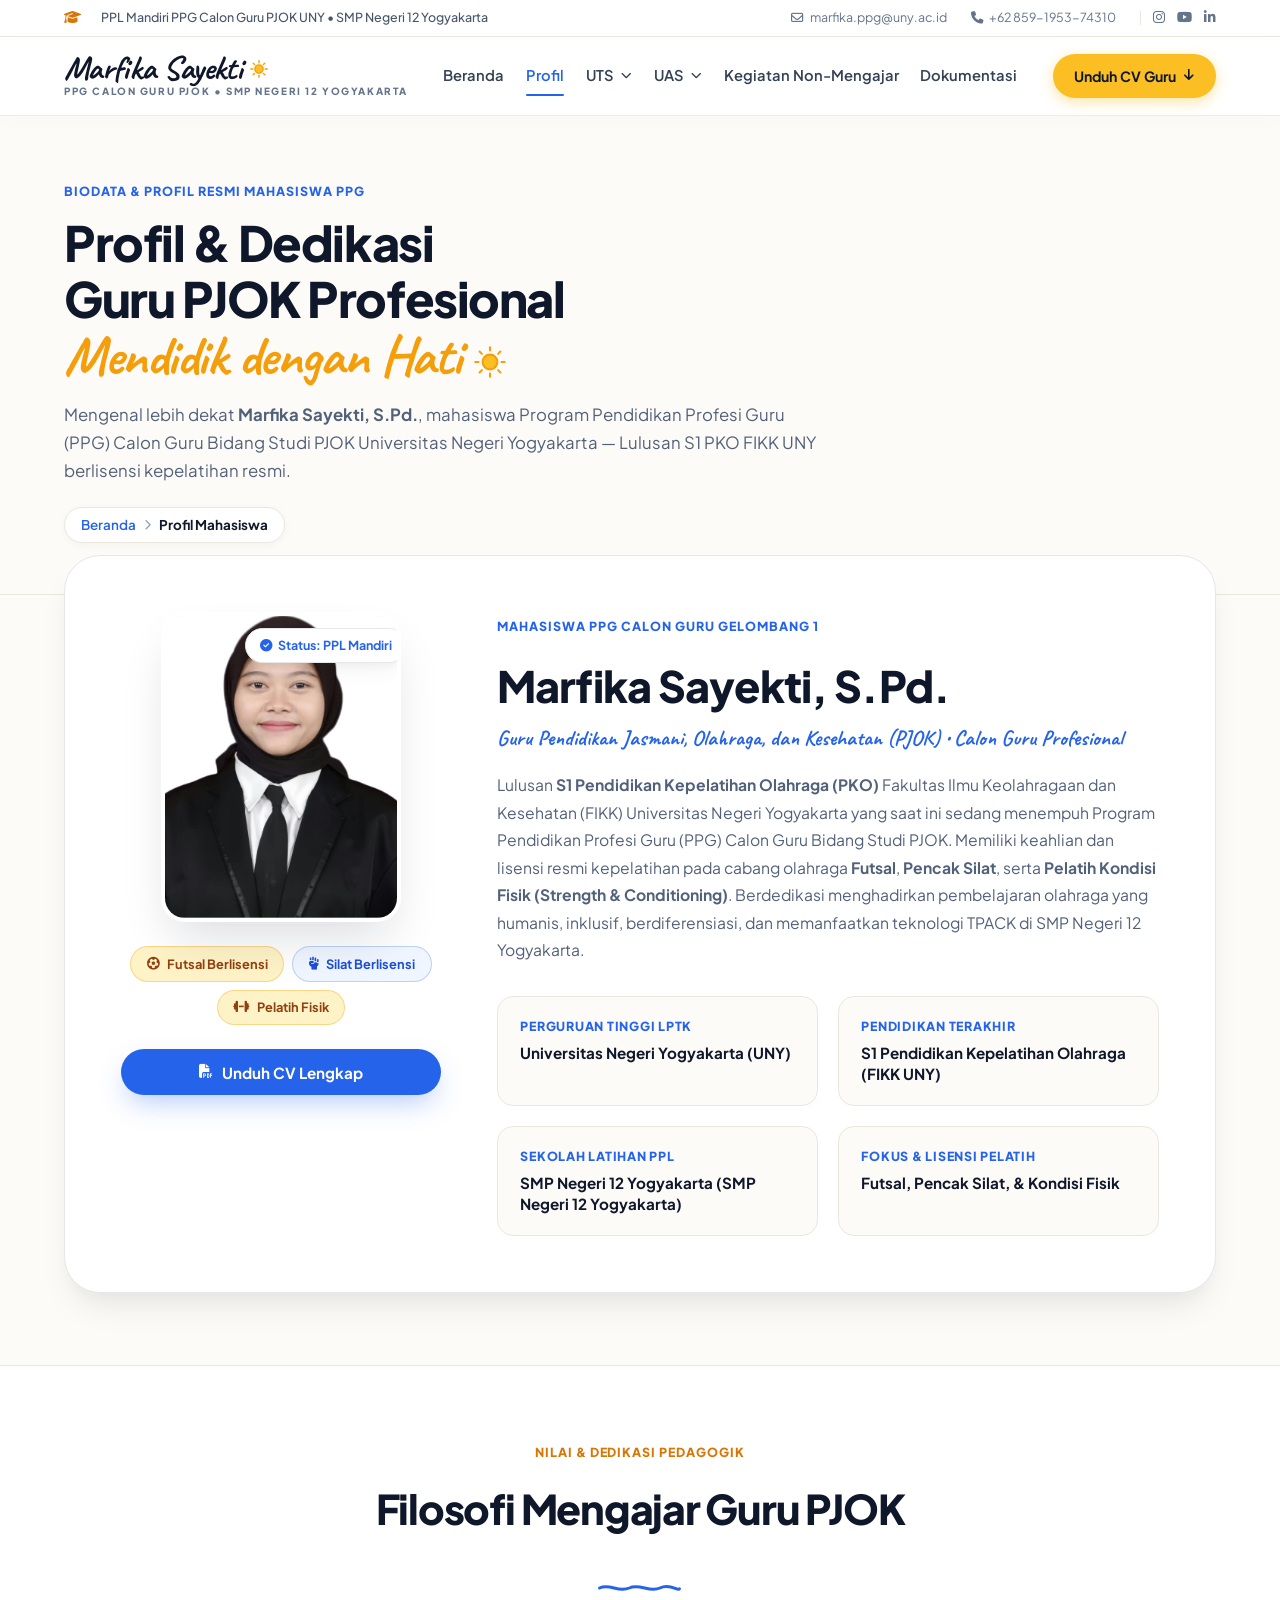
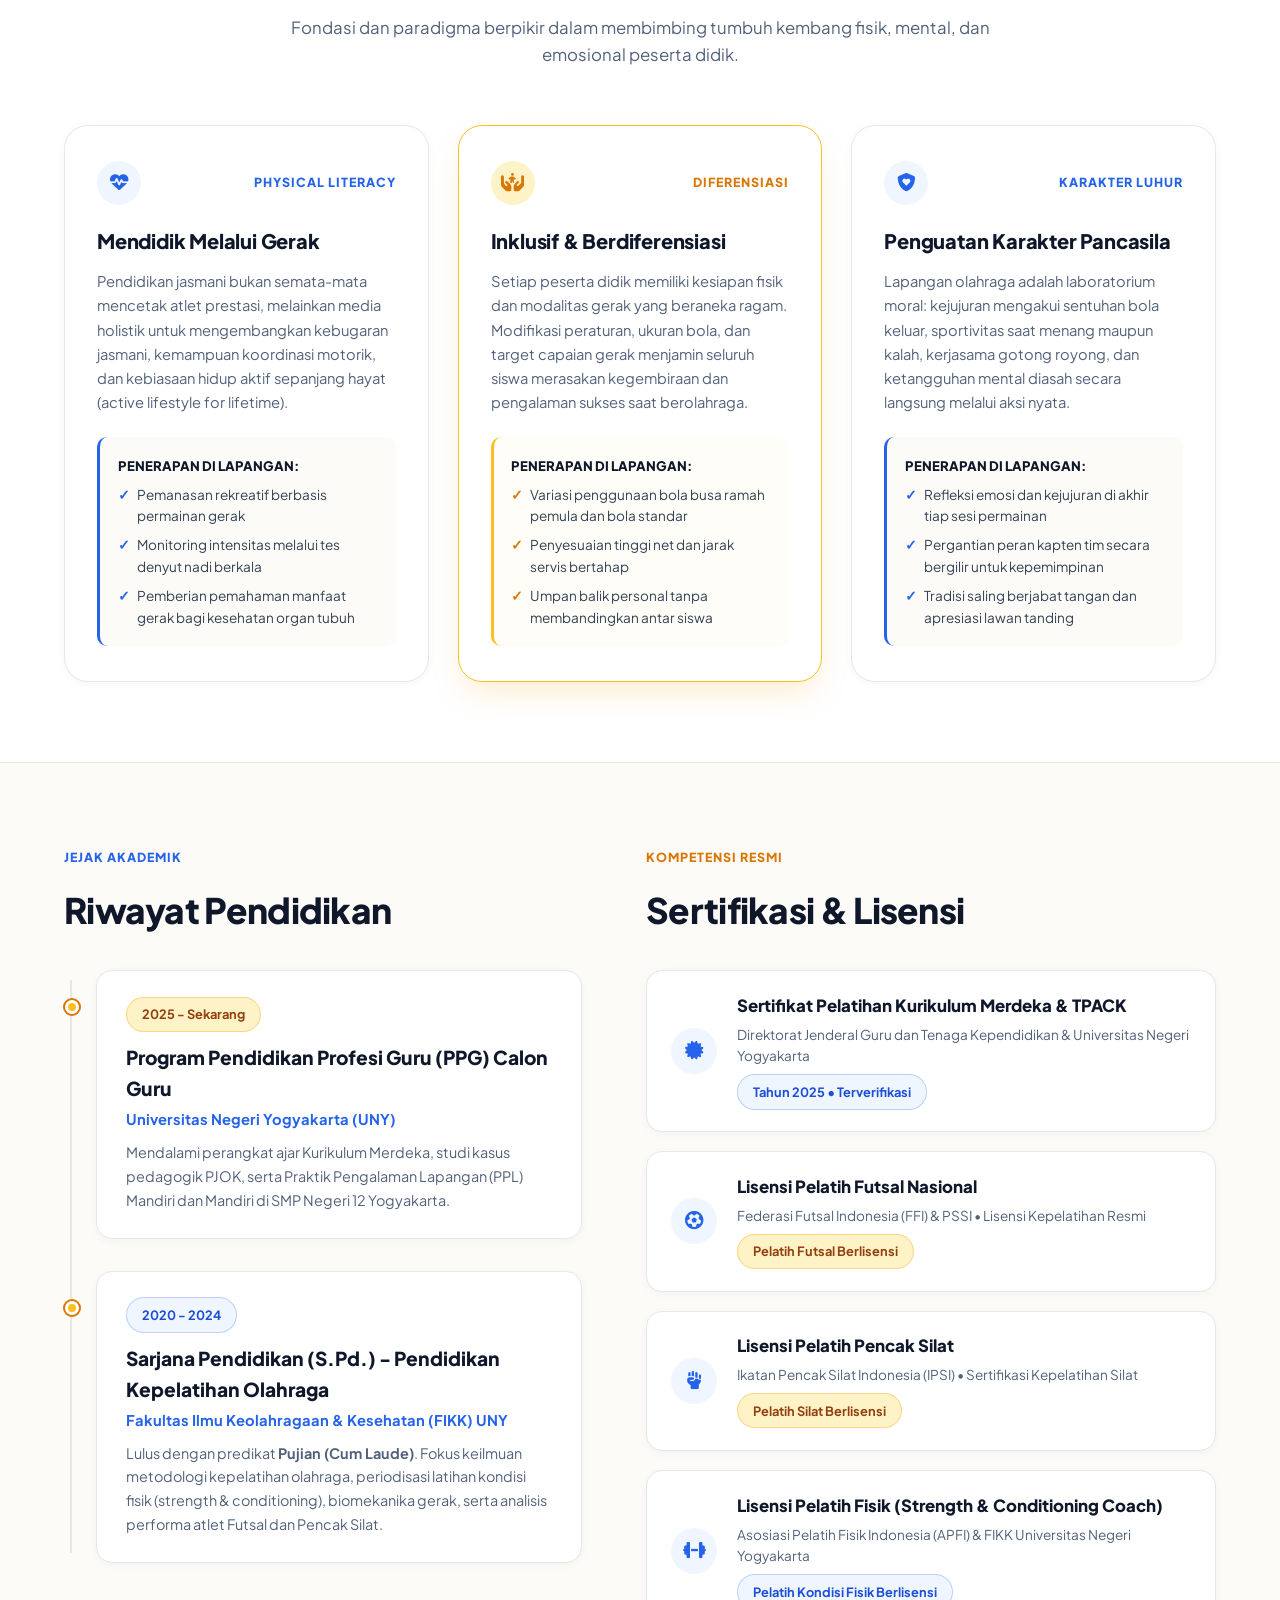
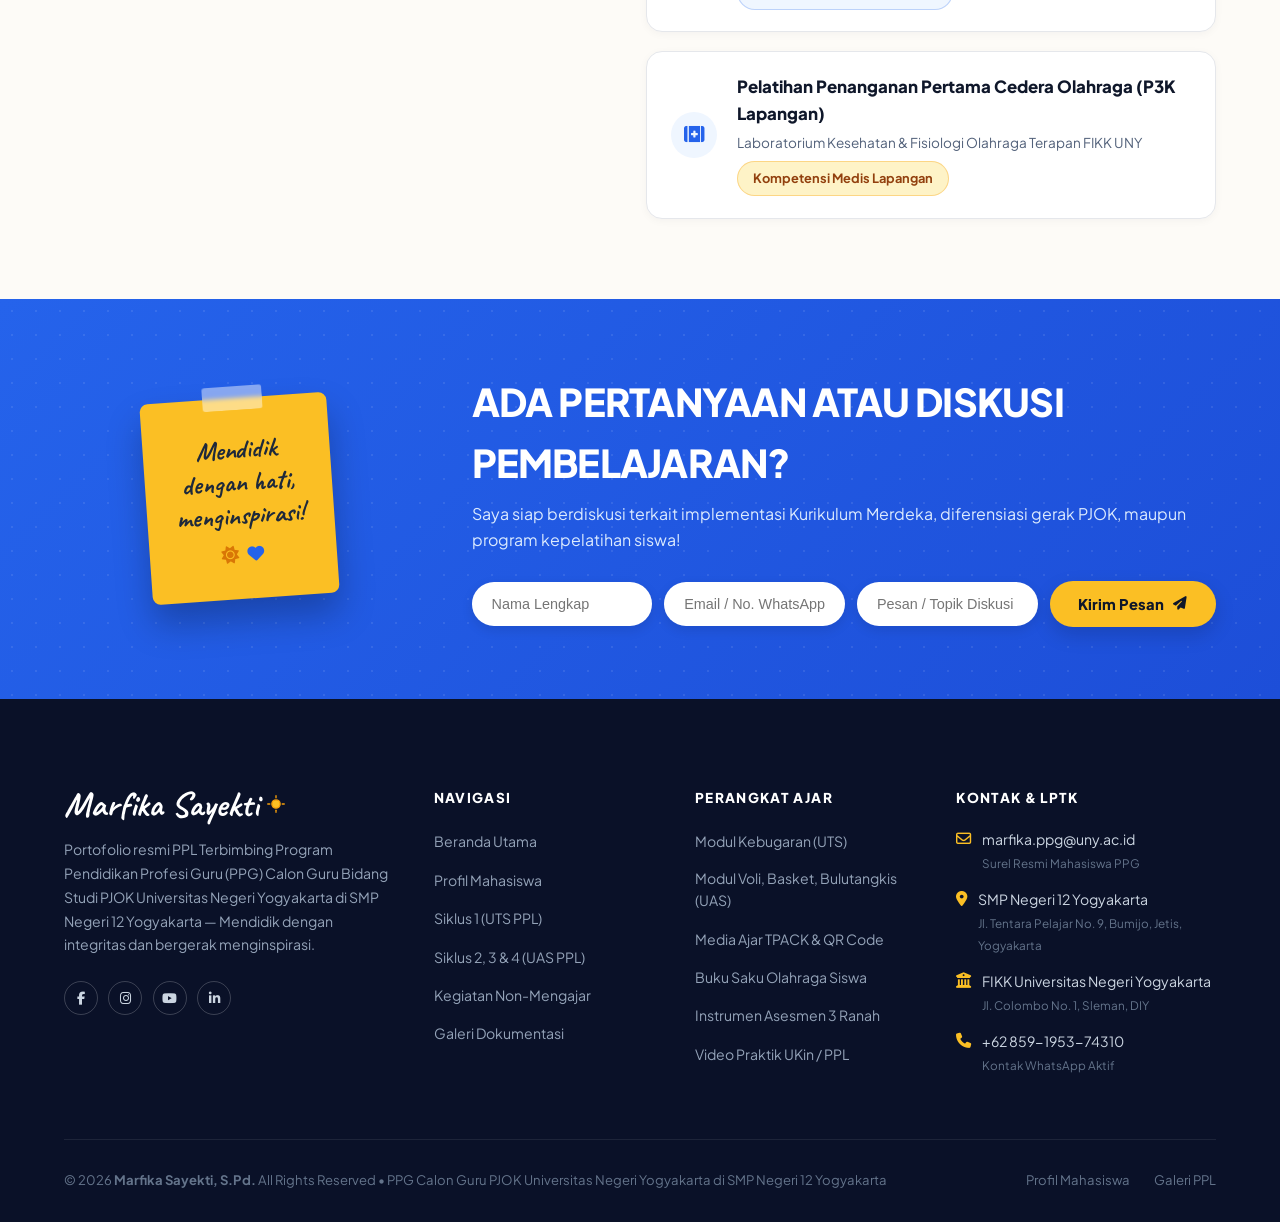
<file: profil.html>
<!DOCTYPE html>
<html lang="id">
<head>
  <meta charset="UTF-8">
  <meta name="viewport" content="width=device-width, initial-scale=1.0">
  <title>Profil Mahasiswa PPG PJOK | Marfika Sayekti, S.Pd. - UNY</title>
  
  <link rel="icon" type="image/png" href="logo.png">
  
  <!-- Google Fonts: Plus Jakarta Sans & Caveat -->
  <link rel="preconnect" href="https://fonts.googleapis.com">
  <link rel="preconnect" href="https://fonts.gstatic.com" crossorigin>
  <link href="https://fonts.googleapis.com/css2?family=Caveat:wght@500;600;700&family=Plus+Jakarta+Sans:wght@400;500;600;700;800;900&display=swap" rel="stylesheet">
  
  <!-- FontAwesome 6.5.1 Icons -->
  <link rel="stylesheet" href="https://cdnjs.cloudflare.com/ajax/libs/font-awesome/6.5.1/css/all.min.css">
  
  <!-- Studio Theme Stylesheet -->
  <link rel="stylesheet" href="css/studio-theme.css?v=2.1">
</head>
<body>

  <!-- =================================================================
       1. TOPBAR (Minimal Clean Border, Contact Info & Socials)
       ================================================================= -->
    <!-- =================================================================
       1. TOPBAR (Studio Theme)
       ================================================================= -->
  <div class="topbar-studio">
    <div class="container topbar-studio-inner">
      <div class="topbar-left">
        <i class="fa-solid fa-graduation-cap lead-icon"></i>
        <span>PPL Mandiri PPG Calon Guru PJOK UNY • SMP Negeri 12 Yogyakarta</span>
      </div>

      <div class="topbar-right">
        <a href="mailto:marfika.ppg@uny.ac.id" class="topbar-contact-item">
          <i class="fa-regular fa-envelope"></i>
          <span>marfika.ppg@uny.ac.id</span>
        </a>
        <a href="tel:+62859195374310" class="topbar-contact-item">
          <i class="fa-solid fa-phone"></i>
          <span>+62 859-1953-74310</span>
        </a>

        <div class="topbar-socials">
          <a href="javascript:void(0)" onclick="showToast('Instagram Marfika Sayekti')" class="topbar-social-link" aria-label="Instagram"><i class="fa-brands fa-instagram"></i></a>
          <a href="javascript:void(0)" onclick="showToast('Kanal YouTube Pembelajaran PJOK')" class="topbar-social-link" aria-label="YouTube"><i class="fa-brands fa-youtube"></i></a>
          <a href="javascript:void(0)" onclick="showToast('LinkedIn Marfika Sayekti')" class="topbar-social-link" aria-label="LinkedIn"><i class="fa-brands fa-linkedin-in"></i></a>
        </div>
      </div>
    </div>
  </div>

  <!-- =================================================================
       2. MAIN NAVBAR (Clean Studio Header + Script Logo & Sun Doodle)
       ================================================================= -->
  <header class="navbar-studio">
    <div class="container navbar-studio-inner">
      
      <!-- Brand Logo: Handwritten "Marfika" with radiant Sun Doodle -->
      <a href="index.html" class="brand-studio">
        <div class="brand-studio-text">
          <span class="brand-studio-logo">
            Marfika Sayekti
            <!-- Sun Doodle SVG with Rays -->
            <svg class="sun-logo-doodle" viewBox="0 0 32 32" fill="none" xmlns="http://www.w3.org/2000/svg">
              <circle cx="16" cy="16" r="6" fill="#FBBF24" stroke="#F59E0B" stroke-width="2"/>
              <line x1="16" y1="4" x2="16" y2="7" stroke="#F59E0B" stroke-width="2" stroke-linecap="round"/>
              <line x1="16" y1="25" x2="16" y2="28" stroke="#F59E0B" stroke-width="2" stroke-linecap="round"/>
              <line x1="4" y1="16" x2="7" y2="16" stroke="#F59E0B" stroke-width="2" stroke-linecap="round"/>
              <line x1="25" y1="16" x2="28" y2="16" stroke="#F59E0B" stroke-width="2" stroke-linecap="round"/>
              <line x1="7.5" y1="7.5" x2="9.6" y2="9.6" stroke="#F59E0B" stroke-width="2" stroke-linecap="round"/>
              <line x1="22.4" y1="22.4" x2="24.5" y2="24.5" stroke="#F59E0B" stroke-width="2" stroke-linecap="round"/>
              <line x1="7.5" y1="24.5" x2="9.6" y2="22.4" stroke="#F59E0B" stroke-width="2" stroke-linecap="round"/>
              <line x1="22.4" y1="9.6" x2="24.5" y2="7.5" stroke="#F59E0B" stroke-width="2" stroke-linecap="round"/>
            </svg>
          </span>
          <span class="brand-studio-sub">PPG CALON GURU PJOK • SMP NEGERI 12 YOGYAKARTA</span>
        </div>
      </a>

      <!-- Navigation Links: 6 Menu Items Required -->
      <nav>
        <ul class="nav-menu-studio">
          <!-- 1. Beranda -->
          <li><a href="index.html" class="nav-link-studio">Beranda</a></li>

          <!-- 2. Profil -->
          <li><a href="profil.html" class="nav-link-studio active">Profil</a></li>

          <!-- 3. UTS Dropdown -->
          <li class="nav-studio-dropdown">
            <a href="UTS/rancangan.html" class="nav-link-studio">
              UTS <i class="fa-solid fa-chevron-down" style="font-size:0.68rem; margin-left:2px;"></i>
            </a>
            <ul class="dropdown-studio-menu">
              <li>
                <a href="UTS/rancangan.html" class="dropdown-studio-item">
                  <i class="fa-solid fa-file-pen"></i> Rancangan Pembelajaran
                </a>
              </li>
              <li>
                <a href="UTS/media.html" class="dropdown-studio-item">
                  <i class="fa-solid fa-photo-film"></i> Media Pembelajaran
                </a>
              </li>
              <li>
                <a href="UTS/materi.html" class="dropdown-studio-item">
                  <i class="fa-solid fa-book-open-reader"></i> Materi Pembelajaran
                </a>
              </li>
              <li>
                <a href="UTS/instrumen.html" class="dropdown-studio-item">
                  <i class="fa-solid fa-clipboard-check"></i> Instrumen Pembelajaran
                </a>
              </li>
            </ul>
          </li>

          <!-- 4. UAS Dropdown -->
          <li class="nav-studio-dropdown">
            <a href="UAS/rancangan.html" class="nav-link-studio">
              UAS <i class="fa-solid fa-chevron-down" style="font-size:0.68rem; margin-left:2px;"></i>
            </a>
            <ul class="dropdown-studio-menu">
              <li>
                <a href="UAS/rancangan.html" class="dropdown-studio-item">
                  <i class="fa-solid fa-file-circle-check"></i> Rancangan Pembelajaran
                </a>
              </li>
              <li>
                <a href="UAS/media.html" class="dropdown-studio-item">
                  <i class="fa-solid fa-laptop-code"></i> Media Pembelajaran
                </a>
              </li>
              <li>
                <a href="UAS/materi.html" class="dropdown-studio-item">
                  <i class="fa-solid fa-book-bookmark"></i> Materi Pembelajaran
                </a>
              </li>
              <li>
                <a href="UAS/instrumen.html" class="dropdown-studio-item">
                  <i class="fa-solid fa-list-check"></i> Instrumen Pembelajaran
                </a>
              </li>
            </ul>
          </li>

          <!-- 5. Kegiatan Non-Mengajar -->
          <li><a href="non-mengajar.html" class="nav-link-studio">Kegiatan Non-Mengajar</a></li>

          <!-- 6. Dokumentasi -->
          <li><a href="dokumentasi.html" class="nav-link-studio">Dokumentasi</a></li>
        </ul>
      </nav>

      <!-- Right Action CTA: Golden-Yellow Pill Button -->
      <div style="display:flex; align-items:center; gap:0.75rem;">
        <a href="profil.html#cv" class="btn-nav-connect" onclick="showToast('Unduh CV Guru Digital...');">
          <span>Unduh CV Guru</span>
          <i class="fa-solid fa-arrow-down"></i>
        </a>
        <button class="mobile-studio-toggle" aria-label="Buka Menu Navigasi">
          <i class="fa-solid fa-bars"></i>
        </button>
      </div>

    </div>
  </header>

  <!-- =================================================================
       3. SUBPAGE HERO HEADER (Warm Studio Theme)
       ================================================================= -->
  <section class="subpage-studio-hero">
    <div class="container">
      <span class="category-badge-blue">BIODATA &amp; PROFIL RESMI MAHASISWA PPG</span>
      
      <h1 class="subpage-hero-title">
        Profil &amp; Dedikasi<br>
        Guru PJOK Profesional<br>
        <span class="script-yellow">Mendidik dengan Hati</span>
        <span class="doodle-sun-wrap">
          <svg class="doodle-sun" viewBox="0 0 44 44" fill="none" xmlns="http://www.w3.org/2000/svg">
            <circle cx="22" cy="22" r="9" fill="#FBBF24" stroke="#F59E0B" stroke-width="2.5"/>
            <line x1="22" y1="4" x2="22" y2="8" stroke="#F59E0B" stroke-width="2.5" stroke-linecap="round"/>
            <line x1="22" y1="36" x2="22" y2="40" stroke="#F59E0B" stroke-width="2.5" stroke-linecap="round"/>
            <line x1="4" y1="22" x2="8" y2="22" stroke="#F59E0B" stroke-width="2.5" stroke-linecap="round"/>
            <line x1="36" y1="22" x2="40" y2="22" stroke="#F59E0B" stroke-width="2.5" stroke-linecap="round"/>
            <line x1="9.27" y1="9.27" x2="12.1" y2="12.1" stroke="#F59E0B" stroke-width="2.5" stroke-linecap="round"/>
            <line x1="31.9" y1="31.9" x2="34.73" y2="34.73" stroke="#F59E0B" stroke-width="2.5" stroke-linecap="round"/>
            <line x1="9.27" y1="34.73" x2="12.1" y2="31.9" stroke="#F59E0B" stroke-width="2.5" stroke-linecap="round"/>
            <line x1="31.9" y1="12.1" x2="34.73" y2="9.27" stroke="#F59E0B" stroke-width="2.5" stroke-linecap="round"/>
          </svg>
        </span>
      </h1>

      <p class="subpage-hero-desc">
        Mengenal lebih dekat <strong>Marfika Sayekti, S.Pd.</strong>, mahasiswa Program Pendidikan Profesi Guru (PPG) Calon Guru Bidang Studi PJOK Universitas Negeri Yogyakarta — Lulusan S1 PKO FIKK UNY berlisensi kepelatihan resmi.
      </p>

      <div class="studio-breadcrumb">
        <a href="index.html">Beranda</a>
        <i class="fa-solid fa-chevron-right"></i>
        <span style="color:var(--color-midnight); font-weight:700;">Profil Mahasiswa</span>
      </div>
    </div>
  </section>

  <!-- =================================================================
       4. MAIN PROFILE CARD (Studio Theme Layout)
       ================================================================= -->
  <main style="background: var(--color-bg-ivory);">
    <div class="container">
      
      <div class="profile-studio-card">
        
        <!-- Left: Photo, Badges & CV Action -->
        <div class="profile-avatar-column">
          <div class="profile-avatar-wrap">
            <img src="IMG/marfika.jpeg" alt="Marfika Sayekti, S.Pd." onerror="this.src='Pas Foto.JPG'">
            
            <!-- Floating Status Badge -->
            <div class="profile-floating-badge">
              <i class="fa-solid fa-circle-check" style="color:var(--color-primary-blue);"></i>
              <span>Status: PPL Mandiri</span>
            </div>
          </div>

          <!-- License Pills -->
          <div style="display: flex; gap: 0.5rem; flex-wrap: wrap; justify-content: center; margin-bottom: 1.5rem;">
            <span class="license-tag-pill yellow"><i class="fa-solid fa-futbol"></i> Futsal Berlisensi</span>
            <span class="license-tag-pill blue"><i class="fa-solid fa-hand-fist"></i> Silat Berlisensi</span>
            <span class="license-tag-pill yellow"><i class="fa-solid fa-dumbbell"></i> Pelatih Fisik</span>
          </div>

          <button class="btn-studio-primary" style="width: 100%; justify-content: center;" onclick="showStudioToast('Curriculum Vitae Marfika Sayekti siap diunduh (.PDF)!')">
            <i class="fa-solid fa-file-pdf"></i>
            <span>Unduh CV Lengkap</span>
          </button>
        </div>

        <!-- Right: Information & Bio Details -->
        <div>
          <span class="category-badge-blue">MAHASISWA PPG CALON GURU GELOMBANG 1</span>

          <h2 style="font-size: clamp(2rem, 3.4vw, 2.7rem); color: var(--color-midnight); font-weight: 800; letter-spacing: -0.02em; margin-bottom: 0.35rem;">
            Marfika Sayekti, S.Pd.
          </h2>

          <div style="margin-bottom: 1.25rem;">
            <span class="script-blue" style="font-size: 1.35rem;">
              Guru Pendidikan Jasmani, Olahraga, dan Kesehatan (PJOK) • Calon Guru Profesional
            </span>
          </div>

          <p style="font-size: 0.98rem; line-height: 1.75; color: var(--color-text-muted); margin-bottom: 1.5rem;">
            Lulusan <strong>S1 Pendidikan Kepelatihan Olahraga (PKO)</strong> Fakultas Ilmu Keolahragaan dan Kesehatan (FIKK) Universitas Negeri Yogyakarta yang saat ini sedang menempuh Program Pendidikan Profesi Guru (PPG) Calon Guru Bidang Studi PJOK. Memiliki keahlian dan lisensi resmi kepelatihan pada cabang olahraga <strong>Futsal</strong>, <strong>Pencak Silat</strong>, serta <strong>Pelatih Kondisi Fisik (Strength &amp; Conditioning)</strong>. Berdedikasi menghadirkan pembelajaran olahraga yang humanis, inklusif, berdiferensiasi, dan memanfaatkan teknologi TPACK di SMP Negeri 12 Yogyakarta.
          </p>

          <!-- Bio Grid 4 Boxes -->
          <div class="profile-bio-grid">
            <div class="bio-card-studio">
              <div class="bio-label-studio">Perguruan Tinggi LPTK</div>
              <div class="bio-value-studio">Universitas Negeri Yogyakarta (UNY)</div>
            </div>

            <div class="bio-card-studio">
              <div class="bio-label-studio">Pendidikan Terakhir</div>
              <div class="bio-value-studio">S1 Pendidikan Kepelatihan Olahraga (FIKK UNY)</div>
            </div>

            <div class="bio-card-studio">
              <div class="bio-label-studio">Sekolah Latihan PPL</div>
              <div class="bio-value-studio">SMP Negeri 12 Yogyakarta (SMP Negeri 12 Yogyakarta)</div>
            </div>

            <div class="bio-card-studio">
              <div class="bio-label-studio">Fokus &amp; Lisensi Pelatih</div>
              <div class="bio-value-studio">Futsal, Pencak Silat, &amp; Kondisi Fisik</div>
            </div>
          </div>

        </div>

      </div>

    </div>

    <!-- =================================================================
         5. SECTION FILOSOFI MENGAJAR (Studio 3 Cards Grid)
         ================================================================= -->
    <section style="padding: 4.5rem 0 5rem; background: #ffffff; border-top: 1px solid var(--color-border-subtle); border-bottom: 1px solid var(--color-border-subtle);">
      <div class="container">
        
        <div style="text-align: center; max-width: 720px; margin: 0 auto 3.5rem;">
          <span class="category-badge-yellow">NILAI &amp; DEDIKASI PEDAGOGIK</span>
          <h2 class="work-main-title" style="margin-bottom:0.5rem;">
            Filosofi Mengajar Guru PJOK
            <!-- Wavy Blue Squiggle Doodle Underline -->
            <span class="wavy-squiggle-wrap" style="margin: 4px auto 0;">
              <svg class="wavy-squiggle-svg" viewBox="0 0 100 16" fill="none" xmlns="http://www.w3.org/2000/svg">
                <path d="M3 8C15 2 25 14 38 8C50 2 62 14 74 8C86 2 95 12 97 9" stroke="#2563EB" stroke-width="3.5" stroke-linecap="round"/>
              </svg>
            </span>
          </h2>
          <p style="color: var(--color-text-muted); font-size: 1.05rem; margin-top: 0.85rem;">
            Fondasi dan paradigma berpikir dalam membimbing tumbuh kembang fisik, mental, dan emosional peserta didik.
          </p>
        </div>

        <div class="philosophy-studio-grid">
          
          <!-- Card 1 -->
          <div class="philosophy-studio-card">
            <div class="philosophy-card-head">
              <div class="philosophy-icon-circle">
                <i class="fa-solid fa-heart-pulse"></i>
              </div>
              <span class="category-badge-blue" style="margin-bottom:0;">Physical Literacy</span>
            </div>

            <h3 class="philosophy-card-title">Mendidik Melalui Gerak</h3>
            <p class="philosophy-card-desc">
              Pendidikan jasmani bukan semata-mata mencetak atlet prestasi, melainkan media holistik untuk mengembangkan kebugaran jasmani, kemampuan koordinasi motorik, dan kebiasaan hidup aktif sepanjang hayat (active lifestyle for lifetime).
            </p>

            <div class="philosophy-spec-box">
              <h5>Penerapan di Lapangan:</h5>
              <ul>
                <li>Pemanasan rekreatif berbasis permainan gerak</li>
                <li>Monitoring intensitas melalui tes denyut nadi berkala</li>
                <li>Pemberian pemahaman manfaat gerak bagi kesehatan organ tubuh</li>
              </ul>
            </div>
          </div>

          <!-- Card 2 (Center Featured Card) -->
          <div class="philosophy-studio-card featured-card">
            <div class="philosophy-card-head">
              <div class="philosophy-icon-circle">
                <i class="fa-solid fa-hands-holding-child"></i>
              </div>
              <span class="category-badge-yellow" style="margin-bottom:0;">Diferensiasi</span>
            </div>

            <h3 class="philosophy-card-title">Inklusif &amp; Berdiferensiasi</h3>
            <p class="philosophy-card-desc">
              Setiap peserta didik memiliki kesiapan fisik dan modalitas gerak yang beraneka ragam. Modifikasi peraturan, ukuran bola, dan target capaian gerak menjamin seluruh siswa merasakan kegembiraan dan pengalaman sukses saat berolahraga.
            </p>

            <div class="philosophy-spec-box">
              <h5>Penerapan di Lapangan:</h5>
              <ul>
                <li>Variasi penggunaan bola busa ramah pemula dan bola standar</li>
                <li>Penyesuaian tinggi net dan jarak servis bertahap</li>
                <li>Umpan balik personal tanpa membandingkan antar siswa</li>
              </ul>
            </div>
          </div>

          <!-- Card 3 -->
          <div class="philosophy-studio-card">
            <div class="philosophy-card-head">
              <div class="philosophy-icon-circle">
                <i class="fa-solid fa-shield-heart"></i>
              </div>
              <span class="category-badge-blue" style="margin-bottom:0;">Karakter Luhur</span>
            </div>

            <h3 class="philosophy-card-title">Penguatan Karakter Pancasila</h3>
            <p class="philosophy-card-desc">
              Lapangan olahraga adalah laboratorium moral: kejujuran mengakui sentuhan bola keluar, sportivitas saat menang maupun kalah, kerjasama gotong royong, dan ketangguhan mental diasah secara langsung melalui aksi nyata.
            </p>

            <div class="philosophy-spec-box">
              <h5>Penerapan di Lapangan:</h5>
              <ul>
                <li>Refleksi emosi dan kejujuran di akhir tiap sesi permainan</li>
                <li>Pergantian peran kapten tim secara bergilir untuk kepemimpinan</li>
                <li>Tradisi saling berjabat tangan dan apresiasi lawan tanding</li>
              </ul>
            </div>
          </div>

        </div>

      </div>
    </section>

    <!-- =================================================================
         6. SECTION RIWAYAT PENDIDIKAN & LISENSI RESMI
         ================================================================= -->
    <section style="padding: 5rem 0; background: var(--color-bg-ivory);">
      <div class="container">
        
        <div style="display: grid; grid-template-columns: 1fr 1.1fr; gap: 4rem; align-items: start;">
          
          <!-- Column 1: Riwayat Pendidikan (Timeline) -->
          <div>
            <span class="category-badge-blue">JEJAK AKADEMIK</span>
            <h3 style="font-size: 2.2rem; color: var(--color-midnight); font-weight: 800; letter-spacing: -0.02em; margin-bottom: 2rem;">
              Riwayat Pendidikan
            </h3>

            <div class="timeline-studio-wrap">
              
              <!-- Item 1 -->
              <div class="timeline-studio-item">
                <span class="license-tag-pill yellow" style="margin-bottom: 0.65rem;">
                  2025 - Sekarang
                </span>
                <h4 style="font-size: 1.2rem; color: var(--color-midnight); font-weight: 800; margin-bottom: 0.25rem;">
                  Program Pendidikan Profesi Guru (PPG) Calon Guru
                </h4>
                <div style="color: var(--color-primary-blue); font-size: 0.92rem; font-weight: 700; margin-bottom: 0.6rem;">
                  Universitas Negeri Yogyakarta (UNY)
                </div>
                <p style="font-size: 0.9rem; color: var(--color-text-muted); line-height: 1.65;">
                  Mendalami perangkat ajar Kurikulum Merdeka, studi kasus pedagogik PJOK, serta Praktik Pengalaman Lapangan (PPL) Mandiri dan Mandiri di SMP Negeri 12 Yogyakarta.
                </p>
              </div>

              <!-- Item 2 -->
              <div class="timeline-studio-item">
                <span class="license-tag-pill blue" style="margin-bottom: 0.65rem;">
                  2020 - 2024
                </span>
                <h4 style="font-size: 1.2rem; color: var(--color-midnight); font-weight: 800; margin-bottom: 0.25rem;">
                  Sarjana Pendidikan (S.Pd.) - Pendidikan Kepelatihan Olahraga
                </h4>
                <div style="color: var(--color-primary-blue); font-size: 0.92rem; font-weight: 700; margin-bottom: 0.6rem;">
                  Fakultas Ilmu Keolahragaan &amp; Kesehatan (FIKK) UNY
                </div>
                <p style="font-size: 0.9rem; color: var(--color-text-muted); line-height: 1.65;">
                  Lulus dengan predikat <strong>Pujian (Cum Laude)</strong>. Fokus keilmuan metodologi kepelatihan olahraga, periodisasi latihan kondisi fisik (strength &amp; conditioning), biomekanika gerak, serta analisis performa atlet Futsal dan Pencak Silat.
                </p>
              </div>

            </div>
          </div>

          <!-- Column 2: Sertifikasi & Lisensi Resmi -->
          <div>
            <span class="category-badge-yellow">KOMPETENSI RESMI</span>
            <h3 style="font-size: 2.2rem; color: var(--color-midnight); font-weight: 800; letter-spacing: -0.02em; margin-bottom: 2rem;">
              Sertifikasi &amp; Lisensi
            </h3>

            <div style="display: flex; flex-direction: column; gap: 1.2rem;">
              
              <!-- Cert 1 -->
              <div class="cert-card-studio">
                <div class="cert-icon-circle">
                  <i class="fa-solid fa-certificate"></i>
                </div>
                <div>
                  <h4 style="font-size: 1.05rem; color: var(--color-midnight); font-weight: 800; margin-bottom: 0.25rem;">
                    Sertifikat Pelatihan Kurikulum Merdeka &amp; TPACK
                  </h4>
                  <p style="font-size: 0.85rem; color: var(--color-text-muted); margin-bottom: 0.45rem;">
                    Direktorat Jenderal Guru dan Tenaga Kependidikan &amp; Universitas Negeri Yogyakarta
                  </p>
                  <span class="license-tag-pill blue">Tahun 2025 • Terverifikasi</span>
                </div>
              </div>

              <!-- Cert 2 -->
              <div class="cert-card-studio">
                <div class="cert-icon-circle">
                  <i class="fa-solid fa-futbol"></i>
                </div>
                <div>
                  <h4 style="font-size: 1.05rem; color: var(--color-midnight); font-weight: 800; margin-bottom: 0.25rem;">
                    Lisensi Pelatih Futsal Nasional
                  </h4>
                  <p style="font-size: 0.85rem; color: var(--color-text-muted); margin-bottom: 0.45rem;">
                    Federasi Futsal Indonesia (FFI) &amp; PSSI • Lisensi Kepelatihan Resmi
                  </p>
                  <span class="license-tag-pill yellow">Pelatih Futsal Berlisensi</span>
                </div>
              </div>

              <!-- Cert 3 -->
              <div class="cert-card-studio">
                <div class="cert-icon-circle">
                  <i class="fa-solid fa-hand-fist"></i>
                </div>
                <div>
                  <h4 style="font-size: 1.05rem; color: var(--color-midnight); font-weight: 800; margin-bottom: 0.25rem;">
                    Lisensi Pelatih Pencak Silat
                  </h4>
                  <p style="font-size: 0.85rem; color: var(--color-text-muted); margin-bottom: 0.45rem;">
                    Ikatan Pencak Silat Indonesia (IPSI) • Sertifikasi Kepelatihan Silat
                  </p>
                  <span class="license-tag-pill yellow">Pelatih Silat Berlisensi</span>
                </div>
              </div>

              <!-- Cert 4 -->
              <div class="cert-card-studio">
                <div class="cert-icon-circle">
                  <i class="fa-solid fa-dumbbell"></i>
                </div>
                <div>
                  <h4 style="font-size: 1.05rem; color: var(--color-midnight); font-weight: 800; margin-bottom: 0.25rem;">
                    Lisensi Pelatih Fisik (Strength &amp; Conditioning Coach)
                  </h4>
                  <p style="font-size: 0.85rem; color: var(--color-text-muted); margin-bottom: 0.45rem;">
                    Asosiasi Pelatih Fisik Indonesia (APFI) &amp; FIKK Universitas Negeri Yogyakarta
                  </p>
                  <span class="license-tag-pill blue">Pelatih Kondisi Fisik Berlisensi</span>
                </div>
              </div>

              <!-- Cert 5 -->
              <div class="cert-card-studio">
                <div class="cert-icon-circle">
                  <i class="fa-solid fa-kit-medical"></i>
                </div>
                <div>
                  <h4 style="font-size: 1.05rem; color: var(--color-midnight); font-weight: 800; margin-bottom: 0.25rem;">
                    Pelatihan Penanganan Pertama Cedera Olahraga (P3K Lapangan)
                  </h4>
                  <p style="font-size: 0.85rem; color: var(--color-text-muted); margin-bottom: 0.45rem;">
                    Laboratorium Kesehatan &amp; Fisiologi Olahraga Terapan FIKK UNY
                  </p>
                  <span class="license-tag-pill yellow">Kompetensi Medis Lapangan</span>
                </div>
              </div>

            </div>
          </div>

        </div>

      </div>
    </section>
  </main>

  <!-- =================================================================
       7. CTA BANNER (Diskusi Pembelajaran & Kolaborasi)
       ================================================================= -->
    <section id="diskusi" class="section-cta-studio">
      <div class="container">
        <div class="cta-studio-container">
          
          <!-- Left Angled Yellow Sticky Note -->
          <div class="cta-sticky-note-wrapper">
            <div class="cta-yellow-sticky-note">
              <div class="sticky-note-text">
                Mendidik<br>
                dengan hati,<br>
                menginspirasi!
              </div>
              <div class="sticky-note-icons">
                <i class="fa-solid fa-sun" style="color:#D97706; font-size:1.1rem;"></i>
                <i class="fa-solid fa-heart" style="color:#2563EB; font-size:1.05rem;"></i>
              </div>
            </div>
          </div>

          <!-- Right Form Area -->
          <div class="cta-form-area">
            <h2>ADA PERTANYAAN ATAU DISKUSI PEMBELAJARAN?</h2>
            <p>Saya siap berdiskusi terkait implementasi Kurikulum Merdeka, diferensiasi gerak PJOK, maupun program kepelatihan siswa!</p>

            <form id="cta-project-form" class="cta-inline-form">
              <input type="text" id="cta-name" class="cta-input-studio" placeholder="Nama Lengkap" required>
              <input type="email" id="cta-email" class="cta-input-studio" placeholder="Email / No. WhatsApp" required>
              <input type="text" id="cta-message" class="cta-input-studio" placeholder="Pesan / Topik Diskusi" required>
              <button type="submit" class="btn-cta-submit">
                <span>Kirim Pesan</span>
                <i class="fa-solid fa-paper-plane"></i>
              </button>
            </form>
          </div>

        </div>
      </div>
    </section>

  <!-- =================================================================
       8. MIDNIGHT NAVY FOOTER
       ================================================================= -->
    <footer class="footer-midnight-studio">
    <div class="container">
      <div class="footer-studio-grid">
        
        <!-- Col 1: Brand Info -->
        <div>
          <a href="index.html" class="footer-brand-logo">
            Marfika Sayekti
            <svg class="sun-logo-doodle" viewBox="0 0 32 32" fill="none" xmlns="http://www.w3.org/2000/svg">
              <circle cx="16" cy="16" r="6" fill="#FBBF24" stroke="#F59E0B" stroke-width="2"/>
              <line x1="16" y1="4" x2="16" y2="7" stroke="#F59E0B" stroke-width="2" stroke-linecap="round"/>
              <line x1="16" y1="25" x2="16" y2="28" stroke="#F59E0B" stroke-width="2" stroke-linecap="round"/>
              <line x1="4" y1="16" x2="7" y2="16" stroke="#F59E0B" stroke-width="2" stroke-linecap="round"/>
              <line x1="25" y1="16" x2="28" y2="16" stroke="#F59E0B" stroke-width="2" stroke-linecap="round"/>
            </svg>
          </a>
          <p class="footer-brand-desc">
            Portofolio resmi PPL Terbimbing Program Pendidikan Profesi Guru (PPG) Calon Guru Bidang Studi PJOK Universitas Negeri Yogyakarta di SMP Negeri 12 Yogyakarta — Mendidik dengan integritas dan bergerak menginspirasi.
          </p>
          <div class="footer-social-circles">
            <a href="javascript:void(0)" onclick="showStudioToast('Facebook')" class="footer-social-btn" aria-label="Facebook"><i class="fa-brands fa-facebook-f"></i></a>
            <a href="javascript:void(0)" onclick="showStudioToast('Instagram @marfikasayekti')" class="footer-social-btn" aria-label="Instagram"><i class="fa-brands fa-instagram"></i></a>
            <a href="javascript:void(0)" onclick="showStudioToast('YouTube Pembelajaran PJOK')" class="footer-social-btn" aria-label="YouTube"><i class="fa-brands fa-youtube"></i></a>
            <a href="javascript:void(0)" onclick="showStudioToast('LinkedIn Marfika Sayekti')" class="footer-social-btn" aria-label="LinkedIn"><i class="fa-brands fa-linkedin-in"></i></a>
          </div>
        </div>

        <!-- Col 2: NAVIGASI -->
        <div>
          <h4 class="footer-col-title">NAVIGASI</h4>
          <ul class="footer-links-list">
            <li><a href="index.html" class="footer-link-item">Beranda Utama</a></li>
            <li><a href="profil.html" class="footer-link-item">Profil Mahasiswa</a></li>
            <li><a href="UTS/rancangan.html" class="footer-link-item">Siklus 1 (UTS PPL)</a></li>
            <li><a href="UAS/rancangan.html" class="footer-link-item">Siklus 2, 3 &amp; 4 (UAS PPL)</a></li>
            <li><a href="non-mengajar.html" class="footer-link-item">Kegiatan Non-Mengajar</a></li>
            <li><a href="dokumentasi.html" class="footer-link-item">Galeri Dokumentasi</a></li>
          </ul>
        </div>

        <!-- Col 3: PERANGKAT AJAR -->
        <div>
          <h4 class="footer-col-title">PERANGKAT AJAR</h4>
          <ul class="footer-links-list">
            <li><a href="UTS/rancangan.html" class="footer-link-item">Modul Kebugaran (UTS)</a></li>
            <li><a href="UAS/rancangan.html" class="footer-link-item">Modul Voli, Basket, Bulutangkis (UAS)</a></li>
            <li><a href="UTS/media.html" class="footer-link-item">Media Ajar TPACK &amp; QR Code</a></li>
            <li><a href="UAS/materi.html" class="footer-link-item">Buku Saku Olahraga Siswa</a></li>
            <li><a href="UTS/instrumen.html" class="footer-link-item">Instrumen Asesmen 3 Ranah</a></li>
            <li><a href="UTS/video.html" class="footer-link-item">Video Praktik UKin / PPL</a></li>
          </ul>
        </div>

        <!-- Col 4: KONTAK RESMI & LPTK -->
        <div>
          <h4 class="footer-col-title">KONTAK &amp; LPTK</h4>
          <ul class="footer-contact-list">
            <li class="footer-contact-entry">
              <i class="fa-regular fa-envelope"></i>
              <span>marfika.ppg@uny.ac.id<br><small style="color:#64748B;">Surel Resmi Mahasiswa PPG</small></span>
            </li>
            <li class="footer-contact-entry">
              <i class="fa-solid fa-location-dot"></i>
              <span>SMP Negeri 12 Yogyakarta<br><small style="color:#64748B;">Jl. Tentara Pelajar No. 9, Bumijo, Jetis, Yogyakarta</small></span>
            </li>
            <li class="footer-contact-entry">
              <i class="fa-solid fa-building-columns"></i>
              <span>FIKK Universitas Negeri Yogyakarta<br><small style="color:#64748B;">Jl. Colombo No. 1, Sleman, DIY</small></span>
            </li>
            <li class="footer-contact-entry">
              <i class="fa-solid fa-phone"></i>
              <span>+62 859-1953-74310<br><small style="color:#64748B;">Kontak WhatsApp Aktif</small></span>
            </li>
          </ul>
        </div>

      </div>

      <!-- Footer Bottom Bar -->
      <div class="footer-bottom-bar">
        <div>
          &copy; 2026 <strong>Marfika Sayekti, S.Pd.</strong> All Rights Reserved &bull; PPG Calon Guru PJOK Universitas Negeri Yogyakarta di SMP Negeri 12 Yogyakarta
        </div>
        <div class="footer-bottom-links">
          <a href="profil.html">Profil Mahasiswa</a>
          <a href="dokumentasi.html">Galeri PPL</a>
        </div>
      </div>
    </div>
  </footer>

  <!-- Interactive JavaScript Engine -->
  <script src="js/studio.js"></script>
</body>
</html>
</file>
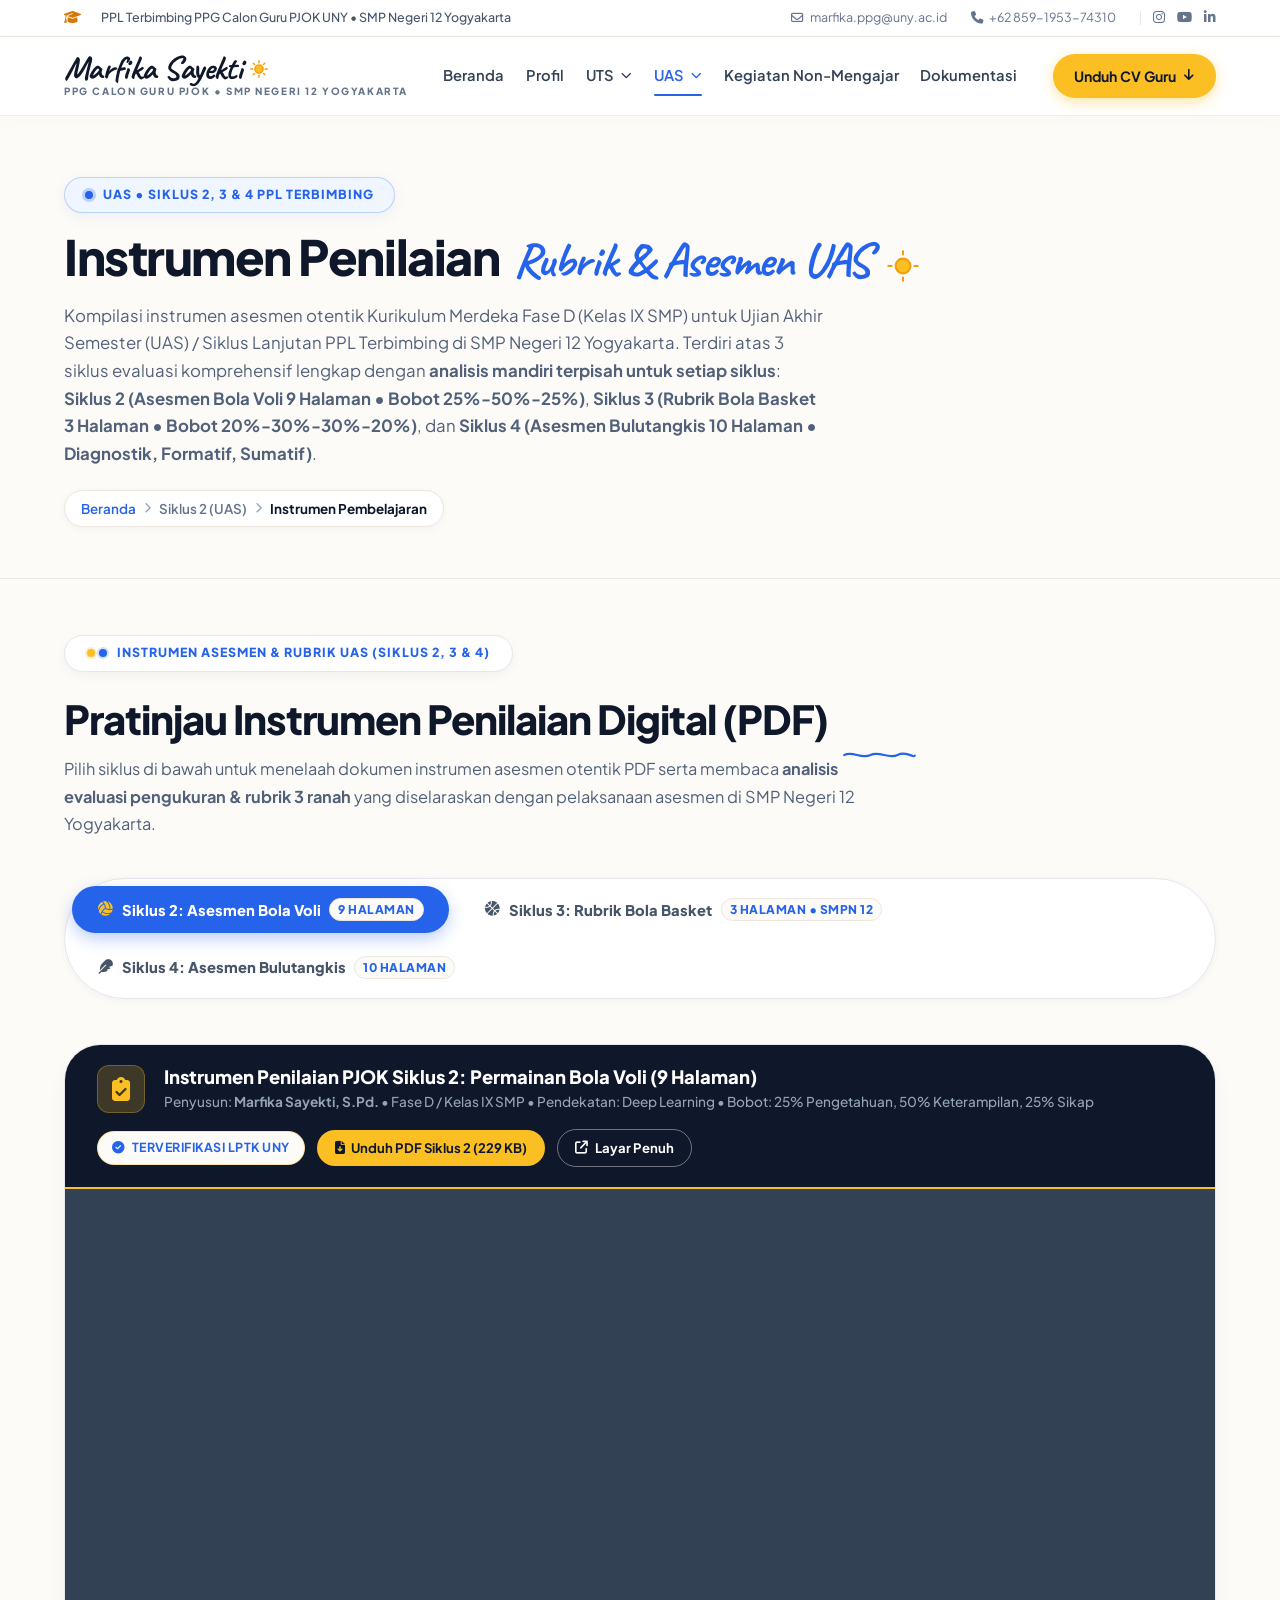
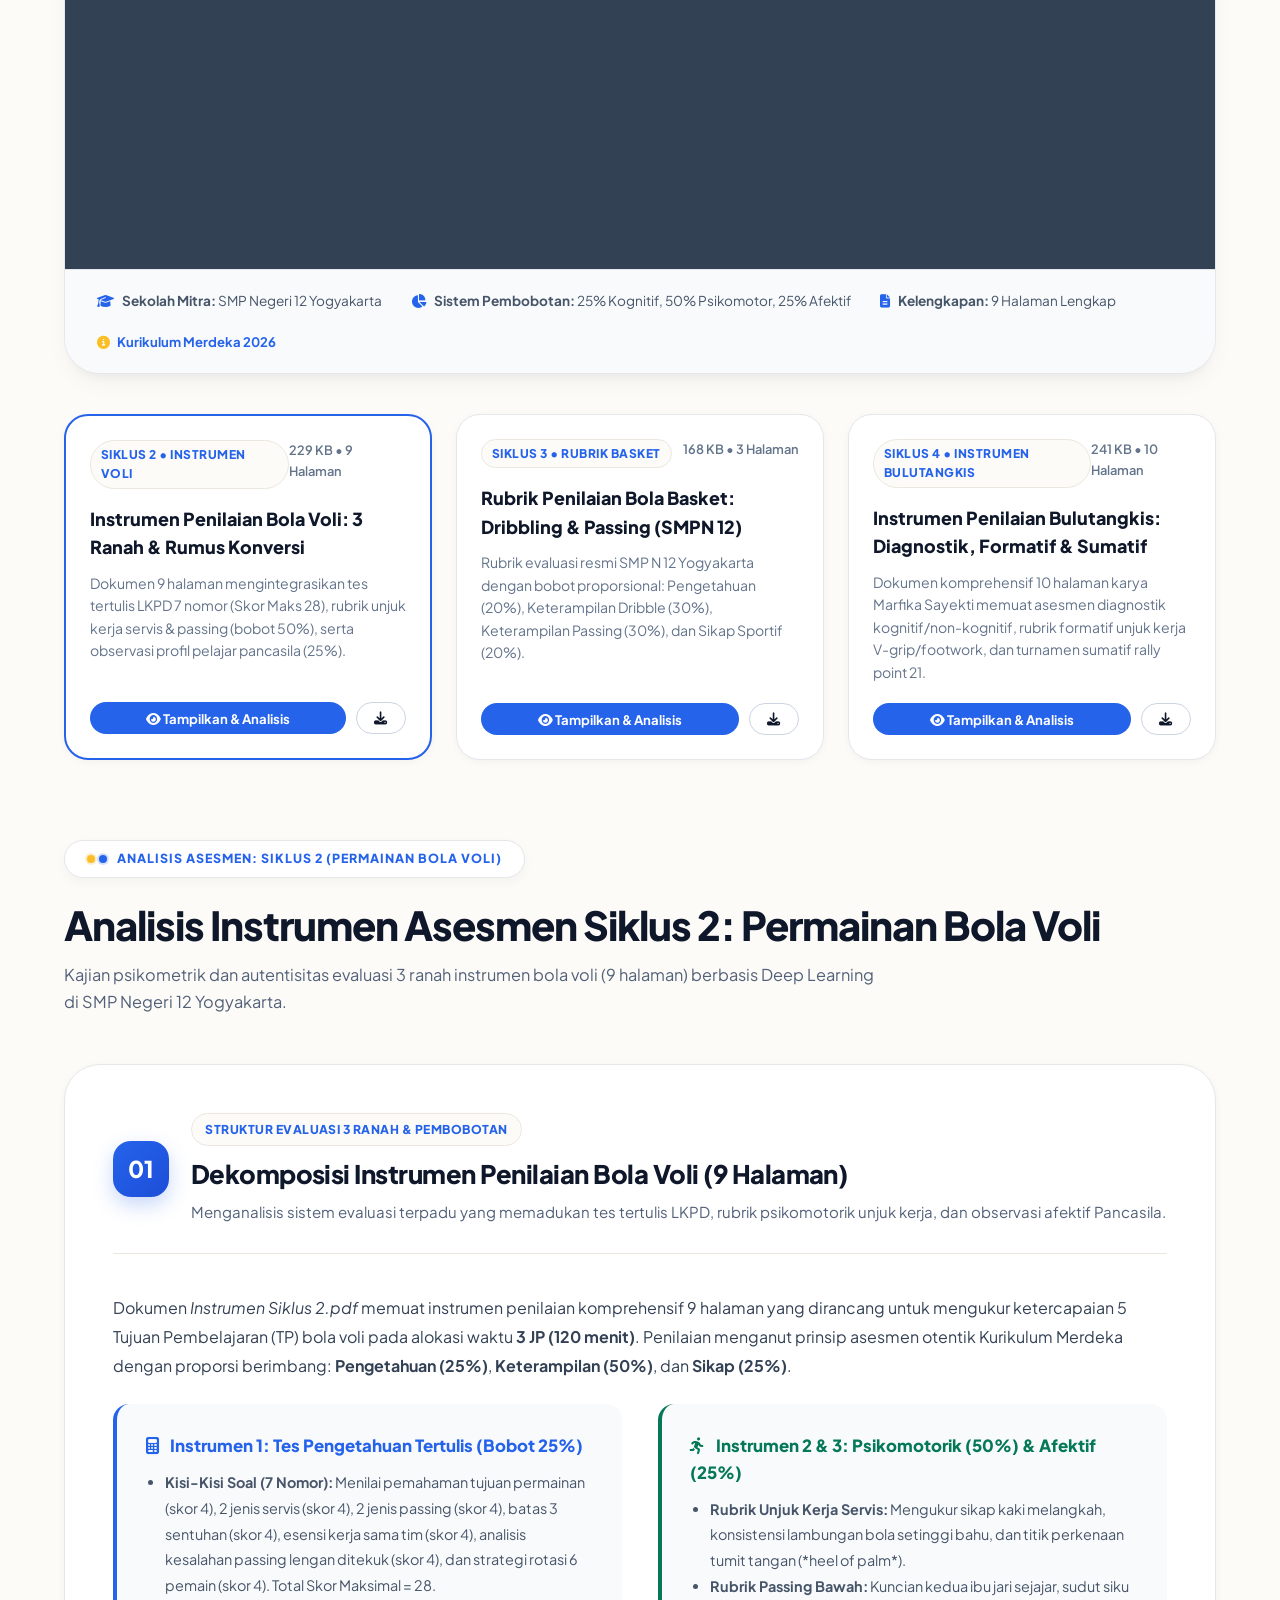
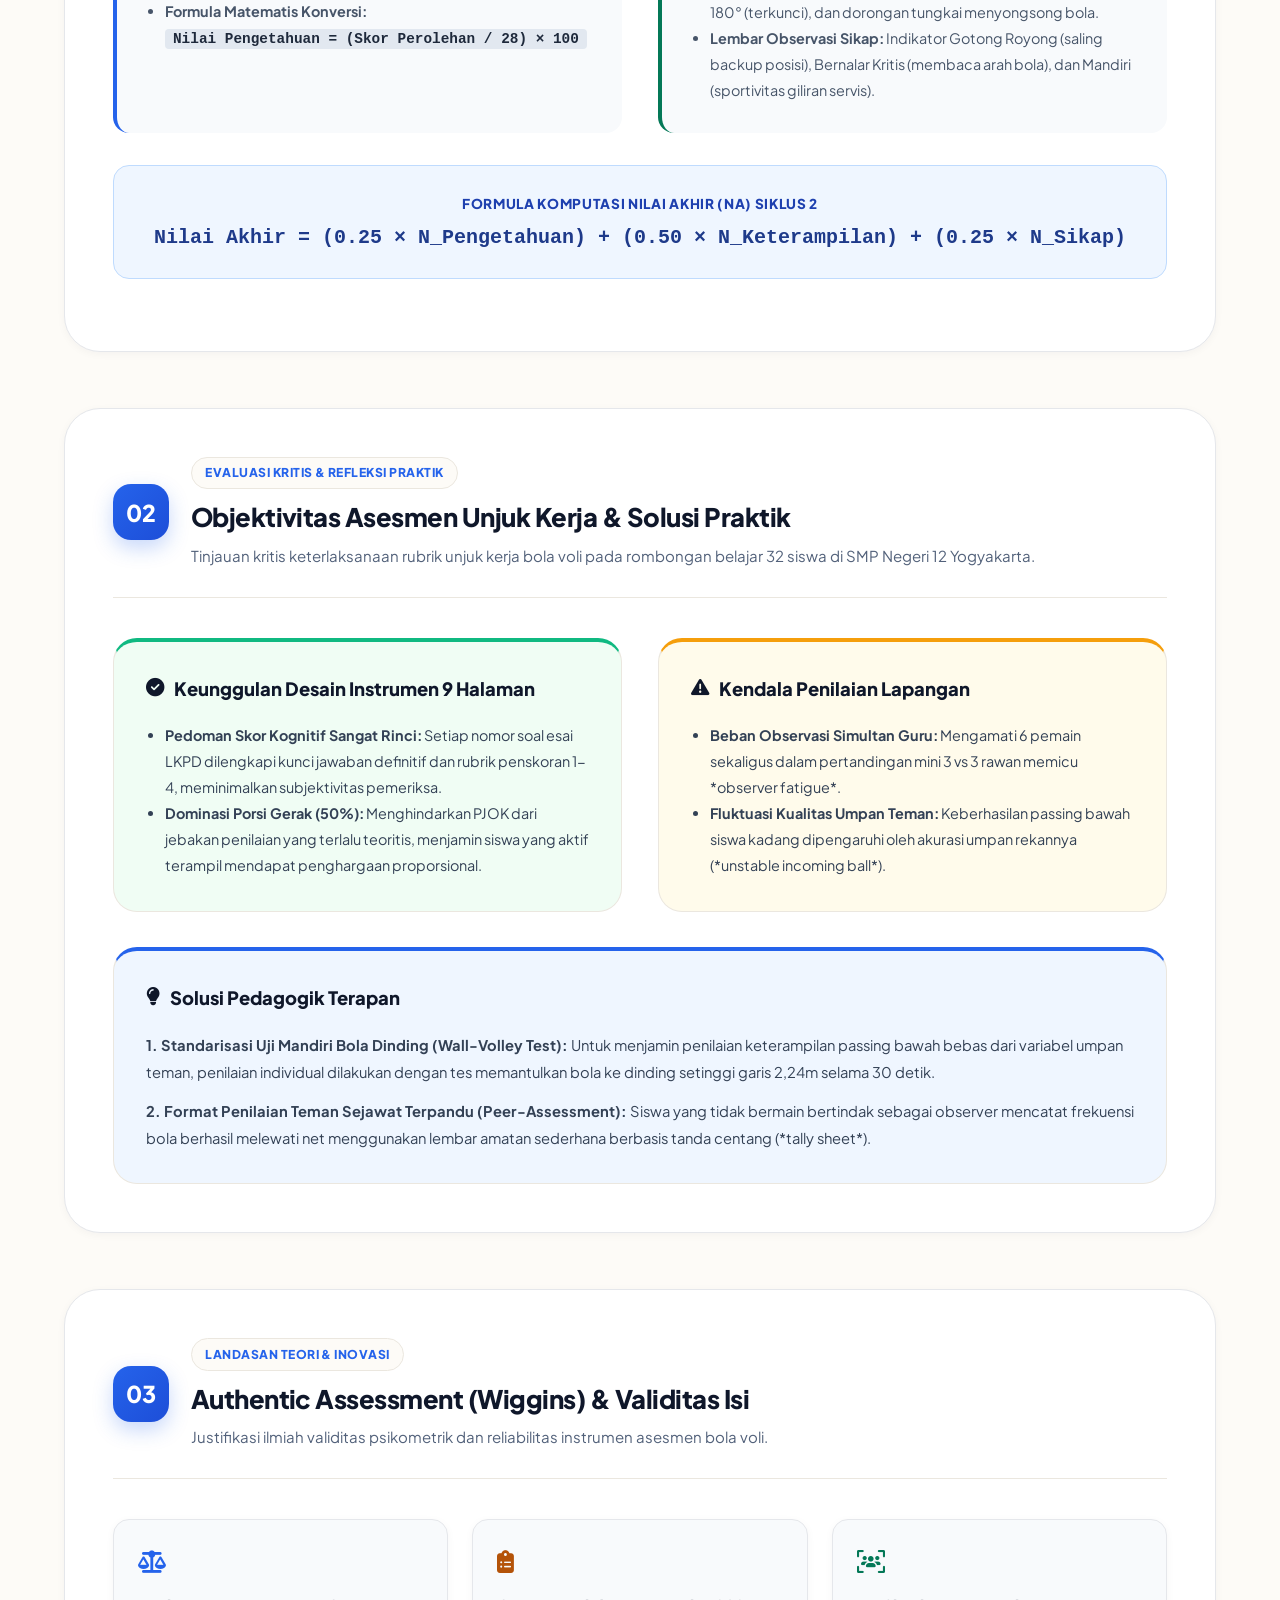
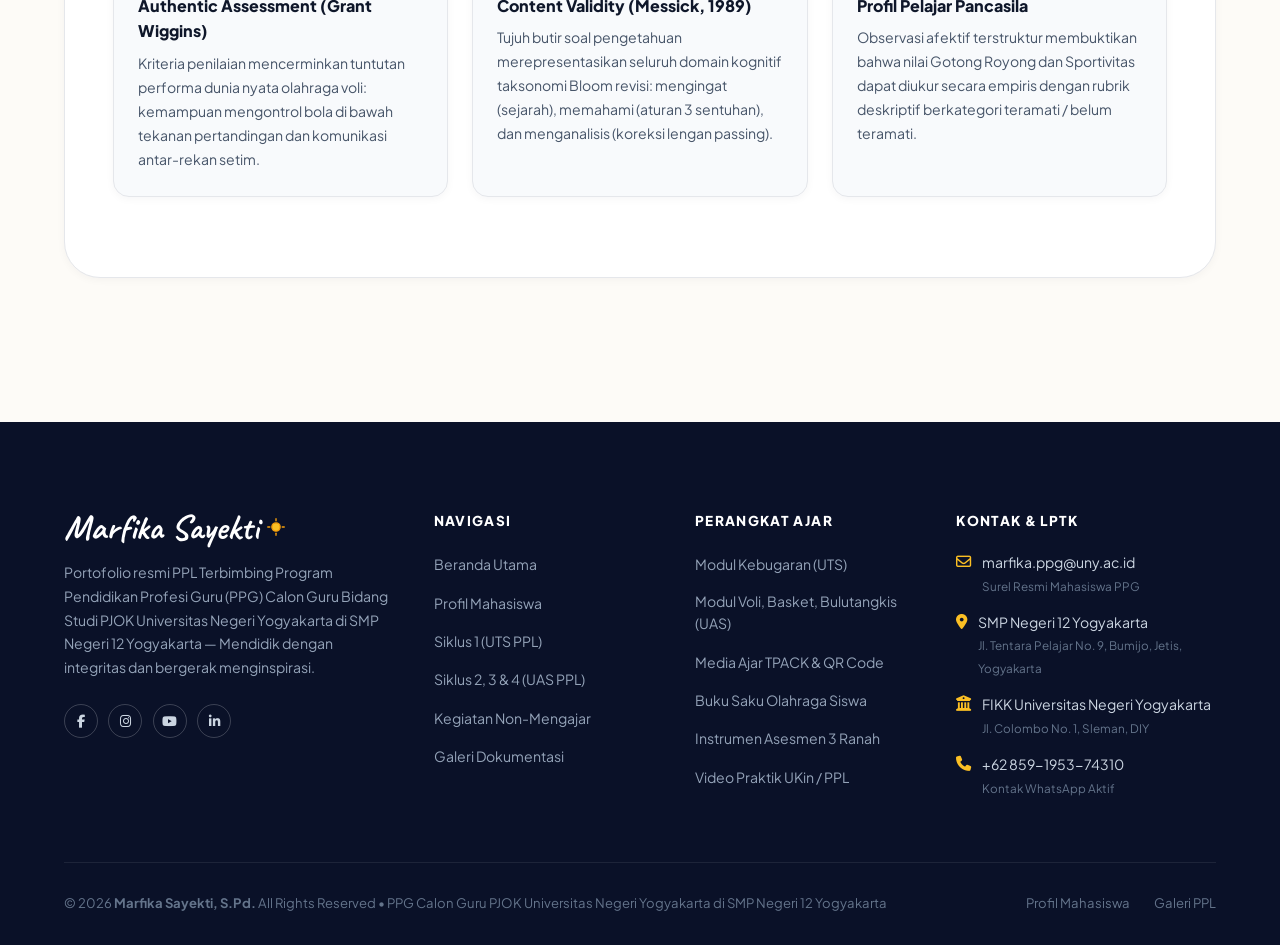
<file: UAS/instrumen.html>
<!DOCTYPE html>
<html lang="id">
<head>
  <meta charset="UTF-8">
  <meta name="viewport" content="width=device-width, initial-scale=1.0">
  <title>UAS - Instrumen & Rubrik Penilaian PJOK | Marfika Sayekti, S.Pd. - UNY</title>
  
  <link rel="icon" type="image/png" href="../logo.png">
  <link rel="preconnect" href="https://fonts.googleapis.com">
  <link rel="preconnect" href="https://fonts.gstatic.com" crossorigin>
  <link href="https://fonts.googleapis.com/css2?family=Caveat:wght@600;700&family=Plus+Jakarta+Sans:wght@300;400;500;600;700;800&display=swap" rel="stylesheet">
  <link rel="stylesheet" href="https://cdnjs.cloudflare.com/ajax/libs/font-awesome/6.5.1/css/all.min.css">
  <link rel="stylesheet" href="../css/studio-theme.css?v=2.1">
</head>
<body>

  <!-- =================================================================
       1. TOPBAR (Studio Theme)
       ================================================================= -->
    <!-- =================================================================
       1. TOPBAR (Studio Theme)
       ================================================================= -->
  <div class="topbar-studio">
    <div class="container topbar-studio-inner">
      <div class="topbar-left">
        <i class="fa-solid fa-graduation-cap lead-icon"></i>
        <span>PPL Terbimbing PPG Calon Guru PJOK UNY • SMP Negeri 12 Yogyakarta</span>
      </div>

      <div class="topbar-right">
        <a href="mailto:marfika.ppg@uny.ac.id" class="topbar-contact-item">
          <i class="fa-regular fa-envelope"></i>
          <span>marfika.ppg@uny.ac.id</span>
        </a>
        <a href="tel:+62859195374310" class="topbar-contact-item">
          <i class="fa-solid fa-phone"></i>
          <span>+62 859-1953-74310</span>
        </a>

        <div class="topbar-socials">
          <a href="javascript:void(0)" onclick="showToast('Instagram Marfika Sayekti')" class="topbar-social-link" aria-label="Instagram"><i class="fa-brands fa-instagram"></i></a>
          <a href="javascript:void(0)" onclick="showToast('Kanal YouTube Pembelajaran PJOK')" class="topbar-social-link" aria-label="YouTube"><i class="fa-brands fa-youtube"></i></a>
          <a href="javascript:void(0)" onclick="showToast('LinkedIn Marfika Sayekti')" class="topbar-social-link" aria-label="LinkedIn"><i class="fa-brands fa-linkedin-in"></i></a>
        </div>
      </div>
    </div>
  </div>

  <!-- =================================================================
       2. MAIN NAVBAR (Clean Studio Header + Script Logo & Sun Doodle)
       ================================================================= -->
  <header class="navbar-studio">
    <div class="container navbar-studio-inner">
      
      <!-- Brand Logo: Handwritten "Marfika" with radiant Sun Doodle -->
      <a href="../index.html" class="brand-studio">
        <div class="brand-studio-text">
          <span class="brand-studio-logo">
            Marfika Sayekti
            <!-- Sun Doodle SVG with Rays -->
            <svg class="sun-logo-doodle" viewBox="0 0 32 32" fill="none" xmlns="http://www.w3.org/2000/svg">
              <circle cx="16" cy="16" r="6" fill="#FBBF24" stroke="#F59E0B" stroke-width="2"/>
              <line x1="16" y1="4" x2="16" y2="7" stroke="#F59E0B" stroke-width="2" stroke-linecap="round"/>
              <line x1="16" y1="25" x2="16" y2="28" stroke="#F59E0B" stroke-width="2" stroke-linecap="round"/>
              <line x1="4" y1="16" x2="7" y2="16" stroke="#F59E0B" stroke-width="2" stroke-linecap="round"/>
              <line x1="25" y1="16" x2="28" y2="16" stroke="#F59E0B" stroke-width="2" stroke-linecap="round"/>
              <line x1="7.5" y1="7.5" x2="9.6" y2="9.6" stroke="#F59E0B" stroke-width="2" stroke-linecap="round"/>
              <line x1="22.4" y1="22.4" x2="24.5" y2="24.5" stroke="#F59E0B" stroke-width="2" stroke-linecap="round"/>
              <line x1="7.5" y1="24.5" x2="9.6" y2="22.4" stroke="#F59E0B" stroke-width="2" stroke-linecap="round"/>
              <line x1="22.4" y1="9.6" x2="24.5" y2="7.5" stroke="#F59E0B" stroke-width="2" stroke-linecap="round"/>
            </svg>
          </span>
          <span class="brand-studio-sub">PPG CALON GURU PJOK • SMP NEGERI 12 YOGYAKARTA</span>
        </div>
      </a>

      <!-- Navigation Links: 6 Menu Items Required -->
      <nav>
        <ul class="nav-menu-studio">
          <!-- 1. Beranda -->
          <li><a href="../index.html" class="nav-link-studio">Beranda</a></li>

          <!-- 2. Profil -->
          <li><a href="../profil.html" class="nav-link-studio">Profil</a></li>

          <!-- 3. UTS Dropdown -->
          <li class="nav-studio-dropdown">
            <a href="../UTS/rancangan.html" class="nav-link-studio">
              UTS <i class="fa-solid fa-chevron-down" style="font-size:0.68rem; margin-left:2px;"></i>
            </a>
            <ul class="dropdown-studio-menu">
              <li>
                <a href="../UTS/rancangan.html" class="dropdown-studio-item">
                  <i class="fa-solid fa-file-pen"></i> Rancangan Pembelajaran
                </a>
              </li>
              <li>
                <a href="../UTS/media.html" class="dropdown-studio-item">
                  <i class="fa-solid fa-photo-film"></i> Media Pembelajaran
                </a>
              </li>
              <li>
                <a href="../UTS/materi.html" class="dropdown-studio-item">
                  <i class="fa-solid fa-book-open-reader"></i> Materi Pembelajaran
                </a>
              </li>
              <li>
                <a href="../UTS/instrumen.html" class="dropdown-studio-item">
                  <i class="fa-solid fa-clipboard-check"></i> Instrumen Pembelajaran
                </a>
              </li>
            </ul>
          </li>

          <!-- 4. UAS Dropdown -->
          <li class="nav-studio-dropdown">
            <a href="rancangan.html" class="nav-link-studio active">
              UAS <i class="fa-solid fa-chevron-down" style="font-size:0.68rem; margin-left:2px;"></i>
            </a>
            <ul class="dropdown-studio-menu">
              <li>
                <a href="rancangan.html" class="dropdown-studio-item">
                  <i class="fa-solid fa-file-circle-check"></i> Rancangan Pembelajaran
                </a>
              </li>
              <li>
                <a href="media.html" class="dropdown-studio-item">
                  <i class="fa-solid fa-laptop-code"></i> Media Pembelajaran
                </a>
              </li>
              <li>
                <a href="materi.html" class="dropdown-studio-item">
                  <i class="fa-solid fa-book-bookmark"></i> Materi Pembelajaran
                </a>
              </li>
              <li>
                <a href="instrumen.html" class="dropdown-studio-item active">
                  <i class="fa-solid fa-list-check"></i> Instrumen Pembelajaran
                </a>
              </li>
            </ul>
          </li>

          <!-- 5. Kegiatan Non-Mengajar -->
          <li><a href="../non-mengajar.html" class="nav-link-studio">Kegiatan Non-Mengajar</a></li>

          <!-- 6. Dokumentasi -->
          <li><a href="../dokumentasi.html" class="nav-link-studio">Dokumentasi</a></li>
        </ul>
      </nav>

      <!-- Right Action CTA: Golden-Yellow Pill Button -->
      <div style="display:flex; align-items:center; gap:0.75rem;">
        <a href="../profil.html#cv" class="btn-nav-connect" onclick="showToast('Unduh CV Guru Digital...');">
          <span>Unduh CV Guru</span>
          <i class="fa-solid fa-arrow-down"></i>
        </a>
        <button class="mobile-studio-toggle" aria-label="Buka Menu Navigasi">
          <i class="fa-solid fa-bars"></i>
        </button>
      </div>

    </div>
  </header>

  <!-- =================================================================
       3. SUBPAGE HERO HEADER (Studio Theme)
       ================================================================= -->
  <section class="subpage-studio-hero">
    <div class="container">
      <div class="hero-studio-badge" style="margin-bottom: 1rem;">
        <span class="badge-dot"></span>
        <span>UAS &bull; SIKLUS 2, 3 & 4 PPL TERBIMBING</span>
      </div>

      <h1 class="subpage-hero-title">
        Instrumen Penilaian
        <span class="script-highlight" style="font-family: var(--font-script); color: var(--color-primary-blue); font-weight: 700; margin-left: 6px;">
          Rubrik & Asesmen UAS
          <svg class="sun-doodle-hero" viewBox="0 0 44 44" fill="none" xmlns="http://www.w3.org/2000/svg" style="width:36px; height:36px; vertical-align:middle; margin-left:6px;">
            <circle cx="22" cy="22" r="9" fill="#FBBF24" stroke="#F59E0B" stroke-width="2.5"/>
            <line x1="22" y1="4" x2="22" y2="8" stroke="#F59E0B" stroke-width="2.5" stroke-linecap="round"/>
            <line x1="22" y1="36" x2="22" y2="40" stroke="#F59E0B" stroke-width="2.5" stroke-linecap="round"/>
            <line x1="4" y1="22" x2="8" y2="22" stroke="#F59E0B" stroke-width="2.5" stroke-linecap="round"/>
            <line x1="36" y1="22" x2="40" y2="22" stroke="#F59E0B" stroke-width="2.5" stroke-linecap="round"/>
          </svg>
        </span>
      </h1>

      <p class="subpage-hero-desc">
        Kompilasi instrumen asesmen otentik Kurikulum Merdeka Fase D (Kelas IX SMP) untuk Ujian Akhir Semester (UAS) / Siklus Lanjutan PPL Terbimbing di SMP Negeri 12 Yogyakarta. Terdiri atas 3 siklus evaluasi komprehensif lengkap dengan <strong>analisis mandiri terpisah untuk setiap siklus</strong>: <strong>Siklus 2 (Asesmen Bola Voli 9 Halaman &bull; Bobot 25%-50%-25%)</strong>, <strong>Siklus 3 (Rubrik Bola Basket 3 Halaman &bull; Bobot 20%-30%-30%-20%)</strong>, dan <strong>Siklus 4 (Asesmen Bulutangkis 10 Halaman &bull; Diagnostik, Formatif, Sumatif)</strong>.
      </p>

      <div class="studio-breadcrumb">
        <a href="../index.html">Beranda</a>
        <i class="fa-solid fa-chevron-right"></i>
        <span>Siklus 2 (UAS)</span>
        <i class="fa-solid fa-chevron-right"></i>
        <span style="color:var(--color-midnight); font-weight:700;">Instrumen Pembelajaran</span>
      </div>
    </div>
  </section>

  <!-- =================================================================
       4. MAIN CONTENT
       ================================================================= -->
  <main class="studio-content-page" style="padding-top: 3.5rem; padding-bottom: 5.5rem;">
    <div class="container">

      <!-- =============================================================
           A. DOKUMEN UTAMA UAS INSTRUMEN & CYCLE SWITCHER TABS
           ============================================================= -->
      <section style="margin-bottom: 5rem;">
        <div class="section-agency-head" style="margin-bottom: 2.5rem;">
          <div class="badge-pill-group">
            <span class="twin-dot-icon">
              <span></span><span></span>
            </span>
            <span>INSTRUMEN ASESMEN &amp; RUBRIK UAS (SIKLUS 2, 3 &amp; 4)</span>
          </div>
          <h2 class="section-agency-title">
            Pratinjau Instrumen Penilaian Digital (PDF)
            <span class="wavy-squiggle-wrap" style="display:inline-block; vertical-align:middle; margin-left:8px;">
              <svg class="wavy-squiggle-svg" viewBox="0 0 100 16" fill="none" xmlns="http://www.w3.org/2000/svg" style="width:75px; height:12px;">
                <path d="M3 8C15 2 25 14 38 8C50 2 62 14 74 8C86 2 95 12 97 9" stroke="#2563EB" stroke-width="3" stroke-linecap="round"/>
              </svg>
            </span>
          </h2>
          <p class="section-agency-subtitle">
            Pilih siklus di bawah untuk menelaah dokumen instrumen asesmen otentik PDF serta membaca <strong>analisis evaluasi pengukuran &amp; rubrik 3 ranah</strong> yang diselaraskan dengan pelaksanaan asesmen di SMP Negeri 12 Yogyakarta.
          </p>
        </div>

        <!-- Cycle Switcher Tab Navigation -->
        <div class="cycle-switcher-wrapper">
          <div class="cycle-tabs">
            <button id="tab-btn-2" class="cycle-tab-btn active" onclick="switchUASInstrumen(2)">
              <i class="fa-solid fa-volleyball"></i>
              <span>Siklus 2: Asesmen Bola Voli</span>
              <span class="tag-pill" style="background: rgba(37, 99, 235, 0.15); color: #2563EB; font-size: 0.75rem; padding: 3px 8px; border-radius: 999px;">9 Halaman</span>
            </button>

            <button id="tab-btn-3" class="cycle-tab-btn" onclick="switchUASInstrumen(3)">
              <i class="fa-solid fa-basketball"></i>
              <span>Siklus 3: Rubrik Bola Basket</span>
              <span class="tag-pill" style="background: rgba(245, 158, 11, 0.15); color: #B45309; font-size: 0.75rem; padding: 3px 8px; border-radius: 999px;">3 Halaman &bull; SMPN 12</span>
            </button>

            <button id="tab-btn-4" class="cycle-tab-btn" onclick="switchUASInstrumen(4)">
              <i class="fa-solid fa-feather"></i>
              <span>Siklus 4: Asesmen Bulutangkis</span>
              <span class="tag-pill" style="background: rgba(16, 185, 129, 0.15); color: #047857; font-size: 0.75rem; padding: 3px 8px; border-radius: 999px;">10 Halaman</span>
            </button>
          </div>
        </div>

        <!-- PDF Viewer Container Card -->
        <div class="pdf-viewer-card" style="background: #ffffff; border-radius: var(--radius-xl); border: 1.5px solid var(--color-border-card); overflow: hidden; box-shadow: var(--shadow-md); margin-bottom: 2.5rem;">
          <!-- Toolbar -->
          <div class="pdf-viewer-toolbar" style="background: #0F172A; color: #ffffff; padding: 1.25rem 2rem; display: flex; align-items: center; justify-content: space-between; flex-wrap: wrap; gap: 1rem;">
            <div class="pdf-toolbar-info" style="display: flex; align-items: center; gap: 1.2rem;">
              <div class="pdf-toolbar-icon" style="background: rgba(251, 191, 36, 0.2); width: 48px; height: 48px; border-radius: 12px; display: flex; align-items: center; justify-content: center; font-size: 1.5rem; color: #FBBF24;">
                <i id="uas-toolbar-icon-symbol" class="fa-solid fa-clipboard-check"></i>
              </div>
              <div>
                <div id="uas-pdf-title" class="pdf-toolbar-title" style="font-size: 1.15rem; font-weight: 800; color: #FFFFFF; margin-bottom: 0.2rem;">
                  Instrumen Penilaian PJOK Siklus 2: Permainan Bola Voli (9 Halaman)
                </div>
                <div id="uas-pdf-sub" class="pdf-toolbar-sub" style="font-size: 0.85rem; color: #94A3B8;">
                  Penyusun: <strong>Marfika Sayekti, S.Pd.</strong> &bull; Fase D / Kelas IX SMP &bull; Pendekatan: Deep Learning &bull; Bobot: 25% Pengetahuan, 50% Keterampilan, 25% Sikap
                </div>
              </div>
            </div>

            <div class="pdf-toolbar-actions" style="display: flex; align-items: center; gap: 0.75rem; flex-wrap: wrap;">
              <span id="uas-meta-badge" class="tag-pill" style="background: rgba(251, 191, 36, 0.2); color: #FBBF24; font-weight: 700; border: 1px solid rgba(251, 191, 36, 0.4); padding: 6px 14px; font-size: 0.78rem;">
                <i class="fa-solid fa-circle-check" style="margin-right: 5px;"></i> Terverifikasi LPTK UNY
              </span>
              <a id="uas-download-btn" href="../Dokumen/Instrumen Siklus 2.pdf" download="Instrumen_Penilaian_PJOK_Siklus2_BolaVoli.pdf" class="btn btn-sun btn-sm" style="background: #FBBF24; color: #0F172A; font-weight: 700; padding: 0.6rem 1.2rem; border-radius: 999px; text-decoration: none; display: inline-flex; align-items: center; gap: 0.4rem;">
                <i class="fa-solid fa-file-arrow-down"></i> <span id="uas-download-text">Unduh PDF Siklus 2 (229 KB)</span>
              </a>
              <a id="uas-fullscreen-btn" href="../Dokumen/Instrumen Siklus 2.pdf" target="_blank" rel="noopener noreferrer" class="btn btn-outline-light btn-sm" style="border: 1px solid rgba(255,255,255,0.4); color: #FFFFFF; padding: 0.6rem 1.2rem; border-radius: 999px; text-decoration: none; display: inline-flex; align-items: center; gap: 0.4rem;">
                <i class="fa-solid fa-arrow-up-right-from-square"></i> Layar Penuh
              </a>
            </div>
          </div>

          <!-- Embedded Frame -->
          <div class="pdf-frame-wrapper" style="width: 100%; height: 680px; background: #334155;">
            <iframe 
              id="uas-pdf-frame"
              src="../Dokumen/Instrumen Siklus 2.pdf#toolbar=1&navpanes=0&scrollbar=1" 
              title="Instrumen Penilaian UAS Marfika Sayekti"
              style="width: 100%; height: 100%; border: none;"
              loading="lazy">
              <p style="padding: 2rem; color: #FFFFFF; text-align: center;">
                Peramban Anda tidak mendukung tampilan PDF langsung. Silakan 
                <a id="uas-fallback-link" href="../Dokumen/Instrumen Siklus 2.pdf" target="_blank" style="color: #FBBF24; font-weight: bold; text-decoration: underline;">
                  Klik di sini untuk mengunduh atau membuka Instrumen Penilaian (.PDF)
                </a>.
              </p>
            </iframe>
          </div>

          <!-- Footer Metadata Bar -->
          <div style="background: #F8FAFC; padding: 1.25rem 2rem; border-top: 1px solid var(--color-border-card); display: flex; align-items: center; justify-content: space-between; flex-wrap: wrap; gap: 1rem;">
            <div style="display: flex; align-items: center; gap: 1.8rem; flex-wrap: wrap;">
              <div style="font-size: 0.85rem; color: #475569;">
                <i class="fa-solid fa-graduation-cap" style="color: var(--color-primary-blue); margin-right: 6px;"></i>
                <strong>Sekolah Mitra:</strong> SMP Negeri 12 Yogyakarta
              </div>
              <div style="font-size: 0.85rem; color: #475569;">
                <i class="fa-solid fa-chart-pie" style="color: var(--color-primary-blue); margin-right: 6px;"></i>
                <strong>Sistem Pembobotan:</strong> <span id="uas-meta-method">25% Kognitif, 50% Psikomotor, 25% Afektif</span>
              </div>
              <div style="font-size: 0.85rem; color: #475569;">
                <i class="fa-solid fa-file-lines" style="color: var(--color-primary-blue); margin-right: 6px;"></i>
                <strong>Kelengkapan:</strong> <span id="uas-meta-pages">9 Halaman Lengkap</span>
              </div>
            </div>
            <div>
              <a href="javascript:void(0)" onclick="showToast('Dokumen Instrumen Resmi Kurikulum Merdeka Fase D')" style="font-size: 0.82rem; color: var(--color-primary-blue); font-weight: 700; text-decoration: none;">
                <i class="fa-solid fa-circle-info" style="color: #FBBF24; margin-right: 5px;"></i> Kurikulum Merdeka 2026
              </a>
            </div>
          </div>
        </div>

        <!-- Mini Quick Switcher / Summary Cards -->
        <div style="display: grid; grid-template-columns: repeat(auto-fit, minmax(320px, 1fr)); gap: 1.5rem; margin-top: 2rem;">
          
          <!-- Card Siklus 2 -->
          <div id="summary-card-2" class="uas-summary-card" style="background:#ffffff; border:2px solid var(--color-primary-blue); border-radius:var(--radius-lg); padding:1.5rem; box-shadow:var(--shadow-sm); display:flex; flex-direction:column; transition:var(--transition-fast);">
            <div style="display: flex; justify-content: space-between; align-items: flex-start; margin-bottom: 1rem;">
              <span class="tag-pill" style="background: rgba(37, 99, 235, 0.1); color: var(--color-primary-blue); font-weight: 800; font-size: 0.75rem; padding: 4px 10px; border-radius: 999px;">
                SIKLUS 2 &bull; INSTRUMEN VOLI
              </span>
              <span style="font-size: 0.8rem; color: #64748B; font-weight: 600;">229 KB &bull; 9 Halaman</span>
            </div>
            <h4 style="font-size: 1.12rem; font-weight: 800; color: #0F172A; margin-bottom: 0.6rem;">
              Instrumen Penilaian Bola Voli: 3 Ranah &amp; Rumus Konversi
            </h4>
            <p style="font-size: 0.88rem; color: #64748B; line-height: 1.6; margin-bottom: 1.25rem; flex: 1;">
              Dokumen 9 halaman mengintegrasikan tes tertulis LKPD 7 nomor (Skor Maks 28), rubrik unjuk kerja servis &amp; passing (bobot 50%), serta observasi profil pelajar pancasila (25%).
            </p>
            <div style="display: flex; gap: 0.6rem;">
              <button class="btn btn-primary-blue btn-sm" style="flex: 1; background: var(--color-primary-blue); color: #fff; border: none; padding: 0.55rem 1rem; border-radius: 999px; font-weight: 700; cursor: pointer;" onclick="switchUASInstrumen(2)">
                <i class="fa-solid fa-eye"></i> Tampilkan &amp; Analisis
              </button>
              <a href="../Dokumen/Instrumen Siklus 2.pdf" download="Instrumen_Penilaian_PJOK_Siklus2_BolaVoli.pdf" class="btn btn-outline-dark btn-sm" style="border: 1px solid #CBD5E1; color: #334155; padding: 0.55rem 0.9rem; border-radius: 999px; text-decoration: none;" aria-label="Unduh Instrumen Siklus 2">
                <i class="fa-solid fa-download"></i>
              </a>
            </div>
          </div>

          <!-- Card Siklus 3 -->
          <div id="summary-card-3" class="uas-summary-card" style="background:#ffffff; border:1px solid var(--color-border-card); border-radius:var(--radius-lg); padding:1.5rem; box-shadow:var(--shadow-sm); display:flex; flex-direction:column; transition:var(--transition-fast);">
            <div style="display: flex; justify-content: space-between; align-items: flex-start; margin-bottom: 1rem;">
              <span class="tag-pill" style="background: rgba(245, 158, 11, 0.12); color: #B45309; font-weight: 800; font-size: 0.75rem; padding: 4px 10px; border-radius: 999px;">
                SIKLUS 3 &bull; RUBRIK BASKET
              </span>
              <span style="font-size: 0.8rem; color: #64748B; font-weight: 600;">168 KB &bull; 3 Halaman</span>
            </div>
            <h4 style="font-size: 1.12rem; font-weight: 800; color: #0F172A; margin-bottom: 0.6rem;">
              Rubrik Penilaian Bola Basket: Dribbling &amp; Passing (SMPN 12)
            </h4>
            <p style="font-size: 0.88rem; color: #64748B; line-height: 1.6; margin-bottom: 1.25rem; flex: 1;">
              Rubrik evaluasi resmi SMP N 12 Yogyakarta dengan bobot proporsional: Pengetahuan (20%), Keterampilan Dribble (30%), Keterampilan Passing (30%), dan Sikap Sportif (20%).
            </p>
            <div style="display: flex; gap: 0.6rem;">
              <button class="btn btn-primary-blue btn-sm" style="flex: 1; background: var(--color-primary-blue); color: #fff; border: none; padding: 0.55rem 1rem; border-radius: 999px; font-weight: 700; cursor: pointer;" onclick="switchUASInstrumen(3)">
                <i class="fa-solid fa-eye"></i> Tampilkan &amp; Analisis
              </button>
              <a href="../Dokumen/Instrumen Siklus 3.pdf" download="Instrumen_Penilaian_PJOK_Siklus3_BolaBasket.pdf" class="btn btn-outline-dark btn-sm" style="border: 1px solid #CBD5E1; color: #334155; padding: 0.55rem 0.9rem; border-radius: 999px; text-decoration: none;" aria-label="Unduh Instrumen Siklus 3">
                <i class="fa-solid fa-download"></i>
              </a>
            </div>
          </div>

          <!-- Card Siklus 4 -->
          <div id="summary-card-4" class="uas-summary-card" style="background:#ffffff; border:1px solid var(--color-border-card); border-radius:var(--radius-lg); padding:1.5rem; box-shadow:var(--shadow-sm); display:flex; flex-direction:column; transition:var(--transition-fast);">
            <div style="display: flex; justify-content: space-between; align-items: flex-start; margin-bottom: 1rem;">
              <span class="tag-pill" style="background: rgba(16, 185, 129, 0.12); color: #047857; font-weight: 800; font-size: 0.75rem; padding: 4px 10px; border-radius: 999px;">
                SIKLUS 4 &bull; INSTRUMEN BULUTANGKIS
              </span>
              <span style="font-size: 0.8rem; color: #64748B; font-weight: 600;">241 KB &bull; 10 Halaman</span>
            </div>
            <h4 style="font-size: 1.12rem; font-weight: 800; color: #0F172A; margin-bottom: 0.6rem;">
              Instrumen Penilaian Bulutangkis: Diagnostik, Formatif &amp; Sumatif
            </h4>
            <p style="font-size: 0.88rem; color: #64748B; line-height: 1.6; margin-bottom: 1.25rem; flex: 1;">
              Dokumen komprehensif 10 halaman karya Marfika Sayekti memuat asesmen diagnostik kognitif/non-kognitif, rubrik formatif unjuk kerja V-grip/footwork, dan turnamen sumatif rally point 21.
            </p>
            <div style="display: flex; gap: 0.6rem;">
              <button class="btn btn-primary-blue btn-sm" style="flex: 1; background: var(--color-primary-blue); color: #fff; border: none; padding: 0.55rem 1rem; border-radius: 999px; font-weight: 700; cursor: pointer;" onclick="switchUASInstrumen(4)">
                <i class="fa-solid fa-eye"></i> Tampilkan &amp; Analisis
              </button>
              <a href="../Dokumen/Instrumen Siklus 4.pdf" download="Instrumen_Penilaian_PJOK_Siklus4_Bulutangkis.pdf" class="btn btn-outline-dark btn-sm" style="border: 1px solid #CBD5E1; color: #334155; padding: 0.55rem 0.9rem; border-radius: 999px; text-decoration: none;" aria-label="Unduh Instrumen Siklus 4">
                <i class="fa-solid fa-download"></i>
              </a>
            </div>
          </div>

        </div>
      </section>

      <!-- =============================================================
           B. SEPARATE INDIVIDUAL ANALYSES (1 SIKLUS = 1 ANALISIS TERPISAH)
           ============================================================= -->
      <section id="analysis-section-anchor">
        
        <!-- Header Penanda Analisis -->
        <div class="section-agency-head" style="margin-bottom: 3rem;">
          <div class="badge-pill-group">
            <span class="twin-dot-icon">
              <span></span><span></span>
            </span>
            <span id="analysis-cycle-badge">ANALISIS ASESMEN: SIKLUS 2 (PERMAINAN BOLA VOLI)</span>
          </div>
          <h2 id="analysis-cycle-main-title" class="section-agency-title">Analisis Instrumen Asesmen Siklus 2: Permainan Bola Voli</h2>
          <p id="analysis-cycle-subtitle" class="section-agency-subtitle">
            Kajian psikometrik dan autentisitas evaluasi 3 ranah instrumen bola voli (9 halaman) berbasis Deep Learning di SMP Negeri 12 Yogyakarta.
          </p>
        </div>

        <!-- =========================================================
             WADAH ANALISIS SIKLUS 2 (INSTRUMEN BOLA VOLI)
             ========================================================= -->
        <div id="analysis-siklus-2" class="uas-analysis-container" style="display: block;">

          <!-- 1. DEKOMPOSISI INSTRUMEN & RUMUS -->
          <article class="analysis-module-card">
            <div class="analysis-module-header">
              <div class="analysis-module-num">01</div>
              <div>
                <span class="tag-pill" style="margin-bottom:0.5rem; display:inline-block; background:rgba(37,99,235,0.1); color:var(--color-primary-blue); font-weight:800;">
                  STRUKTUR EVALUASI 3 RANAH &amp; PEMBOBOTAN
                </span>
                <h3 class="analysis-module-title">Dekomposisi Instrumen Penilaian Bola Voli (9 Halaman)</h3>
                <p class="analysis-module-desc">
                  Menganalisis sistem evaluasi terpadu yang memadukan tes tertulis LKPD, rubrik psikomotorik unjuk kerja, dan observasi afektif Pancasila.
                </p>
              </div>
            </div>

            <div class="analysis-content-body">
              <p style="line-height: 1.8; color: #334155; margin-bottom: 1.5rem;">
                Dokumen <em>Instrumen Siklus 2.pdf</em> memuat instrumen penilaian komprehensif 9 halaman yang dirancang untuk mengukur ketercapaian 5 Tujuan Pembelajaran (TP) bola voli pada alokasi waktu <strong>3 JP (120 menit)</strong>. Penilaian menganut prinsip asesmen otentik Kurikulum Merdeka dengan proporsi berimbang: <strong>Pengetahuan (25%)</strong>, <strong>Keterampilan (50%)</strong>, dan <strong>Sikap (25%)</strong>.
              </p>

              <div class="analysis-grid-2col" style="margin-bottom: 2rem;">
                <div style="background: #F8FAFC; padding: 1.8rem; border-radius: var(--radius-md); border-left: 4px solid var(--color-primary-blue);">
                  <h5 style="font-size: 1.05rem; font-weight: 800; color: var(--color-primary-blue); margin-bottom: 0.6rem;">
                    <i class="fa-solid fa-calculator" style="margin-right: 8px;"></i> Instrumen 1: Tes Pengetahuan Tertulis (Bobot 25%)
                  </h5>
                  <ul style="padding-left: 1.2rem; font-size: 0.9rem; color: #475569; line-height: 1.8;">
                    <li><strong>Kisi-Kisi Soal (7 Nomor):</strong> Menilai pemahaman tujuan permainan (skor 4), 2 jenis servis (skor 4), 2 jenis passing (skor 4), batas 3 sentuhan (skor 4), esensi kerja sama tim (skor 4), analisis kesalahan passing lengan ditekuk (skor 4), dan strategi rotasi 6 pemain (skor 4). Total Skor Maksimal = 28.</li>
                    <li><strong>Formula Matematis Konversi:</strong><br>
                      <code style="background:#E2E8F0; padding:2px 8px; border-radius:4px; font-weight:700; color:#1E293B;">Nilai Pengetahuan = (Skor Perolehan / 28) &times; 100</code>
                    </li>
                  </ul>
                </div>

                <div style="background: #F8FAFC; padding: 1.8rem; border-radius: var(--radius-md); border-left: 4px solid #047857;">
                  <h5 style="font-size: 1.05rem; font-weight: 800; color: #047857; margin-bottom: 0.6rem;">
                    <i class="fa-solid fa-person-running" style="margin-right: 8px;"></i> Instrumen 2 &amp; 3: Psikomotorik (50%) &amp; Afektif (25%)
                  </h5>
                  <ul style="padding-left: 1.2rem; font-size: 0.9rem; color: #475569; line-height: 1.8;">
                    <li><strong>Rubrik Unjuk Kerja Servis:</strong> Mengukur sikap kaki melangkah, konsistensi lambungan bola setinggi bahu, dan titik perkenaan tumit tangan (*heel of palm*).</li>
                    <li><strong>Rubrik Passing Bawah:</strong> Kuncian kedua ibu jari sejajar, sudut siku 180&deg; (terkunci), dan dorongan tungkai menyongsong bola.</li>
                    <li><strong>Lembar Observasi Sikap:</strong> Indikator Gotong Royong (saling backup posisi), Bernalar Kritis (membaca arah bola), dan Mandiri (sportivitas giliran servis).</li>
                  </ul>
                </div>
              </div>

              <!-- Formula Nilai Akhir -->
              <div style="background: #EFF6FF; border: 1.5px solid #BFDBFE; border-radius: var(--radius-md); padding: 1.5rem; text-align: center; margin-bottom: 1.5rem;">
                <span style="font-size: 0.85rem; font-weight: 800; color: #1E40AF; text-transform: uppercase; letter-spacing: 0.05em;">Formula Komputasi Nilai Akhir (NA) Siklus 2</span>
                <div style="font-size: 1.25rem; font-weight: 800; color: #1E3A8A; margin-top: 0.4rem; font-family: monospace;">
                  Nilai Akhir = (0.25 &times; N_Pengetahuan) + (0.50 &times; N_Keterampilan) + (0.25 &times; N_Sikap)
                </div>
              </div>
            </div>
          </article>

          <!-- 2. EVALUASI KRITIS & SOLUSI -->
          <article class="analysis-module-card">
            <div class="analysis-module-header">
              <div class="analysis-module-num">02</div>
              <div>
                <span class="tag-pill" style="margin-bottom:0.5rem; display:inline-block; background:rgba(245,158,11,0.1); color:#B45309; font-weight:800;">
                  EVALUASI KRITIS &amp; REFLEKSI PRAKTIK
                </span>
                <h3 class="analysis-module-title">Objektivitas Asesmen Unjuk Kerja &amp; Solusi Praktik</h3>
                <p class="analysis-module-desc">
                  Tinjauan kritis keterlaksanaan rubrik unjuk kerja bola voli pada rombongan belajar 32 siswa di SMP Negeri 12 Yogyakarta.
                </p>
              </div>
            </div>

            <div class="analysis-content-body">
              <div class="analysis-grid-2col" style="margin-bottom: 2rem;">
                
                <div class="analysis-box-item pro">
                  <div class="analysis-box-title">
                    <i class="fa-solid fa-circle-check"></i> Keunggulan Desain Instrumen 9 Halaman
                  </div>
                  <ul style="padding-left: 1.2rem; font-size: 0.9rem; color: #334155; line-height: 1.8;">
                    <li><strong>Pedoman Skor Kognitif Sangat Rinci:</strong> Setiap nomor soal esai LKPD dilengkapi kunci jawaban definitif dan rubrik penskoran 1-4, meminimalkan subjektivitas pemeriksa.</li>
                    <li><strong>Dominasi Porsi Gerak (50%):</strong> Menghindarkan PJOK dari jebakan penilaian yang terlalu teoritis, menjamin siswa yang aktif terampil mendapat penghargaan proporsional.</li>
                  </ul>
                </div>

                <div class="analysis-box-item con">
                  <div class="analysis-box-title">
                    <i class="fa-solid fa-triangle-exclamation"></i> Kendala Penilaian Lapangan
                  </div>
                  <ul style="padding-left: 1.2rem; font-size: 0.9rem; color: #334155; line-height: 1.8;">
                    <li><strong>Beban Observasi Simultan Guru:</strong> Mengamati 6 pemain sekaligus dalam pertandingan mini 3 vs 3 rawan memicu *observer fatigue*.</li>
                    <li><strong>Fluktuasi Kualitas Umpan Teman:</strong> Keberhasilan passing bawah siswa kadang dipengaruhi oleh akurasi umpan rekannya (*unstable incoming ball*).</li>
                  </ul>
                </div>

              </div>

              <div class="analysis-box-item solution">
                <div class="analysis-box-title">
                  <i class="fa-solid fa-lightbulb"></i> Solusi Pedagogik Terapan
                </div>
                <div style="font-size: 0.92rem; color: #334155; line-height: 1.8;">
                  <p style="margin-bottom: 0.8rem;">
                    <strong>1. Standarisasi Uji Mandiri Bola Dinding (Wall-Volley Test):</strong> Untuk menjamin penilaian keterampilan passing bawah bebas dari variabel umpan teman, penilaian individual dilakukan dengan tes memantulkan bola ke dinding setinggi garis 2,24m selama 30 detik.
                  </p>
                  <p>
                    <strong>2. Format Penilaian Teman Sejawat Terpandu (Peer-Assessment):</strong> Siswa yang tidak bermain bertindak sebagai observer mencatat frekuensi bola berhasil melewati net menggunakan lembar amatan sederhana berbasis tanda centang (*tally sheet*).
                  </p>
                </div>
              </div>
            </div>
          </article>

          <!-- 3. LANDASAN TEORI PEDAGOGIK -->
          <article class="analysis-module-card">
            <div class="analysis-module-header">
              <div class="analysis-module-num">03</div>
              <div>
                <span class="tag-pill" style="margin-bottom:0.5rem; display:inline-block; background:rgba(16,185,129,0.1); color:#047857; font-weight:800;">
                  LANDASAN TEORI &amp; INOVASI
                </span>
                <h3 class="analysis-module-title">Authentic Assessment (Wiggins) &amp; Validitas Isi</h3>
                <p class="analysis-module-desc">
                  Justifikasi ilmiah validitas psikometrik dan reliabilitas instrumen asesmen bola voli.
                </p>
              </div>
            </div>

            <div class="analysis-content-body">
              <div class="theory-grid" style="display: grid; grid-template-columns: repeat(auto-fit, minmax(280px, 1fr)); gap: 1.5rem; margin-bottom: 2rem;">
                
                <div class="theory-card" style="background:#F8FAFC; border:1px solid var(--color-border-card); border-radius:var(--radius-md); padding:1.5rem;">
                  <div style="font-size: 1.4rem; color: var(--color-primary-blue); margin-bottom: 0.8rem;">
                    <i class="fa-solid fa-scale-balanced"></i>
                  </div>
                  <h5 style="font-weight: 800; font-size: 1rem; color: #0F172A; margin-bottom: 0.5rem;">Authentic Assessment (Grant Wiggins)</h5>
                  <p style="font-size: 0.88rem; color: #475569; line-height: 1.7;">
                    Kriteria penilaian mencerminkan tuntutan performa dunia nyata olahraga voli: kemampuan mengontrol bola di bawah tekanan pertandingan dan komunikasi antar-rekan setim.
                  </p>
                </div>

                <div class="theory-card" style="background:#F8FAFC; border:1px solid var(--color-border-card); border-radius:var(--radius-md); padding:1.5rem;">
                  <div style="font-size: 1.4rem; color: #B45309; margin-bottom: 0.8rem;">
                    <i class="fa-solid fa-clipboard-list"></i>
                  </div>
                  <h5 style="font-weight: 800; font-size: 1rem; color: #0F172A; margin-bottom: 0.5rem;">Content Validity (Messick, 1989)</h5>
                  <p style="font-size: 0.88rem; color: #475569; line-height: 1.7;">
                    Tujuh butir soal pengetahuan merepresentasikan seluruh domain kognitif taksonomi Bloom revisi: mengingat (sejarah), memahami (aturan 3 sentuhan), dan menganalisis (koreksi lengan passing).
                  </p>
                </div>

                <div class="theory-card" style="background:#F8FAFC; border:1px solid var(--color-border-card); border-radius:var(--radius-md); padding:1.5rem;">
                  <div style="font-size: 1.4rem; color: #047857; margin-bottom: 0.8rem;">
                    <i class="fa-solid fa-users-viewfinder"></i>
                  </div>
                  <h5 style="font-weight: 800; font-size: 1rem; color: #0F172A; margin-bottom: 0.5rem;">Profil Pelajar Pancasila</h5>
                  <p style="font-size: 0.88rem; color: #475569; line-height: 1.7;">
                    Observasi afektif terstruktur membuktikan bahwa nilai Gotong Royong dan Sportivitas dapat diukur secara empiris dengan rubrik deskriptif berkategori teramati / belum teramati.
                  </p>
                </div>

              </div>
            </div>
          </article>

        </div>

        <!-- =========================================================
             WADAH ANALISIS SIKLUS 3 (INSTRUMEN BOLA BASKET)
             ========================================================= -->
        <div id="analysis-siklus-3" class="uas-analysis-container" style="display: none;">

          <!-- 1. DEKOMPOSISI INSTRUMEN & RUMUS -->
          <article class="analysis-module-card">
            <div class="analysis-module-header">
              <div class="analysis-module-num">01</div>
              <div>
                <span class="tag-pill" style="margin-bottom:0.5rem; display:inline-block; background:rgba(245,158,11,0.1); color:#B45309; font-weight:800;">
                  STRUKTUR EVALUASI 4 DIMENSI &amp; PEMBOBOTAN
                </span>
                <h3 class="analysis-module-title">Dekomposisi Rubrik Bola Basket (3 Halaman) SMPN 12 Yogyakarta</h3>
                <p class="analysis-module-desc">
                  Mengkaji format instrumen evaluasi unjuk kerja resmi SMP N 12 Yogyakarta dengan pembobotan 20%-30%-30%-20%.
                </p>
              </div>
            </div>

            <div class="analysis-content-body">
              <p style="line-height: 1.8; color: #334155; margin-bottom: 1.5rem;">
                Dokumen <em>Instrumen Siklus 3.pdf</em> merupakan rubrik penilaian padat dan operasional 3 halaman berjudul <strong>"Rubrik Penilaian Bola Basket: Dribbling dan Passing - PJOK Kelas IX SMP (Lembar Penilaian untuk Guru)"</strong>. Format penilaian didesain khusus untuk efisiensi pengambilan nilai di pinggir lapangan oleh guru PJOK SMP N 12 Yogyakarta, dengan pembagian bobot yang sangat proporsional:
              </p>

              <div class="analysis-grid-2col" style="margin-bottom: 2rem;">
                <div style="background: #F8FAFC; padding: 1.8rem; border-radius: var(--radius-md); border-left: 4px solid #F59E0B;">
                  <h5 style="font-size: 1.05rem; font-weight: 800; color: #B45309; margin-bottom: 0.6rem;">
                    <i class="fa-solid fa-chart-pie" style="margin-right: 8px;"></i> Ringkasan Bobot 4 Aspek Penilaian
                  </h5>
                  <ul style="padding-left: 1.2rem; font-size: 0.9rem; color: #475569; line-height: 1.8;">
                    <li><strong>1. Pengetahuan (Bobot 20%):</strong> Kuis pemahaman dan pengerjaan LKPD mandiri (analisis taktis ruang kosong &amp; aturan pelanggaran FIBA).</li>
                    <li><strong>2. Keterampilan Dribbling (Bobot 30%):</strong> Penguasaan bantalan jari, kontrol bola di bawah pinggang, perubahan ritme kecepatan, dan scanning mata ke depan.</li>
                    <li><strong>3. Keterampilan Passing (Bobot 30%):</strong> Akurasi Chest Pass, presisi Bounce Pass (titik 2/3 lantai), dan Overhead Pass dengan dorongan lecutan pergelangan tangan.</li>
                    <li><strong>4. Sikap &amp; Karakter (Bobot 20%):</strong> Gotong royong dalam berbagi bola, kemandirian drill, dan sportivitas mengakui pelanggaran diri.</li>
                  </ul>
                </div>

                <div style="background: #F8FAFC; padding: 1.8rem; border-radius: var(--radius-md); border-left: 4px solid var(--color-primary-blue);">
                  <h5 style="font-size: 1.05rem; font-weight: 800; color: var(--color-primary-blue); margin-bottom: 0.6rem;">
                    <i class="fa-solid fa-list-ol" style="margin-right: 8px;"></i> Skala Rubrik 4 Tingkat Kinerja
                  </h5>
                  <ul style="padding-left: 1.2rem; font-size: 0.9rem; color: #475569; line-height: 1.8;">
                    <li><strong>Skor 4 (Sangat Baik / Mahir):</strong> Gerakan otomatis, kontrol bola sempurna tanpa melihat bola, operan presisi setinggi dada rekan yang berlari.</li>
                    <li><strong>Skor 3 (Baik / Cakap):</strong> Gerakan runtut dan benar, sesekali masih melihat bola saat crossover dribble, operan akurat dalam situasi statis.</li>
                    <li><strong>Skor 2 (Cukup / Layak):</strong> Gerakan kaku, sering memukul bola dengan telapak tangan (*slapping*), operan terlalu lemah atau terlalu melambung.</li>
                    <li><strong>Skor 1 (Perlu Bimbingan):</strong> Belum mampu mengontrol pantulan bola, terjadi kesalahan langkah travelling sebelum bola dipantulkan.</li>
                  </ul>
                </div>
              </div>

              <!-- Formula Nilai Akhir -->
              <div style="background: #FEF3C7; border: 1.5px solid #FDE68A; border-radius: var(--radius-md); padding: 1.5rem; text-align: center; margin-bottom: 1.5rem;">
                <span style="font-size: 0.85rem; font-weight: 800; color: #B45309; text-transform: uppercase; letter-spacing: 0.05em;">Formula Komputasi Nilai Akhir Bola Basket</span>
                <div style="font-size: 1.25rem; font-weight: 800; color: #78350F; margin-top: 0.4rem; font-family: monospace;">
                  Nilai Akhir = (0.20 &times; Kuis) + (0.30 &times; Dribble) + (0.30 &times; Passing) + (0.20 &times; Sikap)
                </div>
              </div>
            </div>
          </article>

          <!-- 2. EVALUASI KRITIS & SOLUSI -->
          <article class="analysis-module-card">
            <div class="analysis-module-header">
              <div class="analysis-module-num">02</div>
              <div>
                <span class="tag-pill" style="margin-bottom:0.5rem; display:inline-block; background:rgba(245,158,11,0.1); color:#B45309; font-weight:800;">
                  EVALUASI KRITIS &amp; REFLEKSI PRAKTIK
                </span>
                <h3 class="analysis-module-title">Efektivitas Lembar Guru &amp; Reliabilitas Penilaian</h3>
                <p class="analysis-module-desc">
                  Tinjauan kritis kepraktisan rubrik unjuk kerja 3 halaman di lapangan SMP Negeri 12 Yogyakarta.
                </p>
              </div>
            </div>

            <div class="analysis-content-body">
              <div class="analysis-grid-2col" style="margin-bottom: 2rem;">
                
                <div class="analysis-box-item pro">
                  <div class="analysis-box-title">
                    <i class="fa-solid fa-circle-check"></i> Keunggulan Kepraktisan Instrumen
                  </div>
                  <ul style="padding-left: 1.2rem; font-size: 0.9rem; color: #334155; line-height: 1.8;">
                    <li><strong>Format Ringkas Ramah Lapangan:</strong> Hanya 3 halaman lembar penilaian guru memudahkan mobilitas saat mengamati siswa bergerak di lapangan terbuka.</li>
                    <li><strong>Keseimbangan Bobot Dribble &amp; Passing (Masing-Masing 30%):</strong> Mengeliminasi bias penilaian terhadap siswa egois yang pandai menggiring tetapi enggan mengoper.</li>
                  </ul>
                </div>

                <div class="analysis-box-item con">
                  <div class="analysis-box-title">
                    <i class="fa-solid fa-triangle-exclamation"></i> Kendala Penilaian Lapangan
                  </div>
                  <ul style="padding-left: 1.2rem; font-size: 0.9rem; color: #334155; line-height: 1.8;">
                    <li><strong>Kesulitan Membedakan Skor 2 dan 3 Cepat:</strong> Saat 4 regu bermain serentak di dua ring basket, batas antara skor 2 dan 3 membutuhkan konsentrasi tinggi.</li>
                    <li><strong>Pencatatan Lembar Kertas Rawan Rusak:</strong> Kondisi lapangan outdoor berangin dan berdebu dapat merusak lembar kertas penilaian fisik.</li>
                  </ul>
                </div>

              </div>

              <div class="analysis-box-item solution">
                <div class="analysis-box-title">
                  <i class="fa-solid fa-lightbulb"></i> Solusi Digitalisasi &amp; Format Penilaian Fleksibel
                </div>
                <div style="font-size: 0.92rem; color: #334155; line-height: 1.8;">
                  <p style="margin-bottom: 0.8rem;">
                    <strong>1. Pemanfaatan Aplikasi Digital Rubric (Google Forms / AppSheet):</strong> Mengubah deskriptor 3 halaman ke dalam antarmuka formulir seluler di smartphone guru dengan tombol sentuh skor 1-4, otomatis merekam nilai ke lembar rekapitulasi nilai sekolah.
                  </p>
                  <p>
                    <strong>2. Penilaian Terfokus Secara Berkelompok (Group Audition Method):</strong> Guru menilai satu kelompok berisi 4 siswa secara intensif selama 3 menit pada drill kombinasi operan segitiga, menghasilkan data amatan yang jauh lebih valid.
                  </p>
                </div>
              </div>
            </div>
          </article>

          <!-- 3. LANDASAN TEORI PEDAGOGIK -->
          <article class="analysis-module-card">
            <div class="analysis-module-header">
              <div class="analysis-module-num">03</div>
              <div>
                <span class="tag-pill" style="margin-bottom:0.5rem; display:inline-block; background:rgba(16,185,129,0.1); color:#047857; font-weight:800;">
                  LANDASAN TEORI &amp; INOVASI
                </span>
                <h3 class="analysis-module-title">Taksonomi Gerak Harrow &amp; Constructive Alignment</h3>
                <p class="analysis-module-desc">
                  Landasan ilmiah keselarasan instruksional antara modul ajar 9 JP dan rubrik penilaian bola basket.
                </p>
              </div>
            </div>

            <div class="analysis-content-body">
              <div class="theory-grid" style="display: grid; grid-template-columns: repeat(auto-fit, minmax(280px, 1fr)); gap: 1.5rem; margin-bottom: 2rem;">
                
                <div class="theory-card" style="background:#F8FAFC; border:1px solid var(--color-border-card); border-radius:var(--radius-md); padding:1.5rem;">
                  <div style="font-size: 1.4rem; color: #B45309; margin-bottom: 0.8rem;">
                    <i class="fa-solid fa-arrows-up-down"></i>
                  </div>
                  <h5 style="font-weight: 800; font-size: 1rem; color: #0F172A; margin-bottom: 0.5rem;">Constructive Alignment (Biggs)</h5>
                  <p style="font-size: 0.88rem; color: #475569; line-height: 1.7;">
                    Tujuan pembelajaran dalam modul ajar 9 JP selaras sempurna dengan deskriptor rubrik: apa yang dilatihkan pada pertemuan 1 dan 2 menjadi aspek yang dinilai pada pertemuan 3.
                  </p>
                </div>

                <div class="theory-card" style="background:#F8FAFC; border:1px solid var(--color-border-card); border-radius:var(--radius-md); padding:1.5rem;">
                  <div style="font-size: 1.4rem; color: var(--color-primary-blue); margin-bottom: 0.8rem;">
                    <i class="fa-solid fa-diagram-project"></i>
                  </div>
                  <h5 style="font-weight: 800; font-size: 1rem; color: #0F172A; margin-bottom: 0.5rem;">Harrow's Psychomotor Taxonomy</h5>
                  <p style="font-size: 0.88rem; color: #475569; line-height: 1.7;">
                    Mengukur kemampuan motorik perseptual (*perceptual abilities*) dan keterampilan gerak adaptif (*skilled movements*) saat siswa menyesuaikan jenis operan terhadap posisi pemain lawan.
                  </p>
                </div>

                <div class="theory-card" style="background:#F8FAFC; border:1px solid var(--color-border-card); border-radius:var(--radius-md); padding:1.5rem;">
                  <div style="font-size: 1.4rem; color: #047857; margin-bottom: 0.8rem;">
                    <i class="fa-solid fa-hand-holding-heart"></i>
                  </div>
                  <h5 style="font-weight: 800; font-size: 1rem; color: #0F172A; margin-bottom: 0.5rem;">Afektif Sportivitas (Krathwohl)</h5>
                  <p style="font-size: 0.88rem; color: #475569; line-height: 1.7;">
                    Bobot sikap 20% membuktikan komitmen guru untuk menilai internalisasi nilai kejujuran dan respek terhadap wasit di atas sekadar perolehan skor pertandingan.
                  </p>
                </div>

              </div>
            </div>
          </article>

        </div>

        <!-- =========================================================
             WADAH ANALISIS SIKLUS 4 (INSTRUMEN BULUTANGKIS)
             ========================================================= -->
        <div id="analysis-siklus-4" class="uas-analysis-container" style="display: none;">

          <!-- 1. DEKOMPOSISI INSTRUMEN & RUMUS -->
          <article class="analysis-module-card">
            <div class="analysis-module-header">
              <div class="analysis-module-num">01</div>
              <div>
                <span class="tag-pill" style="margin-bottom:0.5rem; display:inline-block; background:rgba(16,185,129,0.1); color:#047857; font-weight:800;">
                  STRUKTUR EVALUASI LENGKAP &amp; INTEGRATIF
                </span>
                <h3 class="analysis-module-title">Dekomposisi Instrumen Asesmen Bulutangkis (10 Halaman)</h3>
                <p class="analysis-module-desc">
                  Mengkaji instrumen karya Marfika Sayekti yang memadukan asesmen diagnostik, formatif, sumatif mini turnamen, dan profil pelajar Pancasila.
                </p>
              </div>
            </div>

            <div class="analysis-content-body">
              <p style="line-height: 1.8; color: #334155; margin-bottom: 1.5rem;">
                Dokumen <em>Instrumen Siklus 4.pdf</em> merupakan dokumen instrumen penilaian komprehensif 10 halaman karya <strong>Marfika Sayekti, S.Pd.</strong> untuk materi bulutangkis Fase D Kelas IX di SMP Negeri 12 Yogyakarta. Dokumen ini menjadi rujukan instrumen paling lengkap karena memayungi seluruh siklus evaluasi belajar Kurikulum Merdeka secara berkesinambungan:
              </p>

              <div class="analysis-grid-2col" style="margin-bottom: 2rem;">
                <div style="background: #F8FAFC; padding: 1.8rem; border-radius: var(--radius-md); border-left: 4px solid #047857;">
                  <h5 style="font-size: 1.05rem; font-weight: 800; color: #047857; margin-bottom: 0.6rem;">
                    <i class="fa-solid fa-stethoscope" style="margin-right: 8px;"></i> Asesmen Diagnostik &amp; Formatif
                  </h5>
                  <ul style="padding-left: 1.2rem; font-size: 0.9rem; color: #475569; line-height: 1.8;">
                    <li><strong>Asesmen Diagnostik Kognitif &amp; Non-Kognitif:</strong> Mengidentifikasi kesiapan awal siswa, riwayat mobilitas pergelangan tangan, gaya belajar kinestetik, dan kepemilikan raket mandiri.</li>
                    <li><strong>Asesmen Formatif Unjuk Kerja:</strong> Rubrik analitis 4 skala yang mengukur: V-Grip forehand, Thumb-Press backhand, Servis pendek menyusur net, Servis panjang lambung, dan Footwork 6 sudut.</li>
                  </ul>
                </div>

                <div style="background: #F8FAFC; padding: 1.8rem; border-radius: var(--radius-md); border-left: 4px solid var(--color-primary-blue);">
                  <h5 style="font-size: 1.05rem; font-weight: 800; color: var(--color-primary-blue); margin-bottom: 0.6rem;">
                    <i class="fa-solid fa-trophy" style="margin-right: 8px;"></i> Asesmen Sumatif &amp; Profil Pelajar Pancasila
                  </h5>
                  <ul style="padding-left: 1.2rem; font-size: 0.9rem; color: #475569; line-height: 1.8;">
                    <li><strong>Asesmen Sumatif Mini Tournament:</strong> Penilaian performa dalam pertandingan setengah kompetisi dengan format Rally Point 21 BWF (efektivitas pengembalian kok dan taktik penempatan ruang).</li>
                    <li><strong>Lembar Observasi Sikap Dimensi Pancasila:</strong> Pengamatan indikator Kejujuran (mengakui bola keluar/masuk), Mandiri (disiplin posisi servis), dan Gotong Royong (kekompakan rotasi ganda).</li>
                  </ul>
                </div>
              </div>

              <!-- Tabel Konversi Penilaian -->
              <div class="table-responsive-studio" style="margin-bottom: 1.5rem;">
                <table class="table-studio" style="width: 100%; font-size: 0.88rem;">
                  <thead>
                    <tr>
                      <th>Komponen Asesmen</th>
                      <th>Bentuk Instrumen</th>
                      <th>Waktu Pelaksanaan</th>
                      <th>Bobot Penilaian</th>
                    </tr>
                  </thead>
                  <tbody>
                    <tr>
                      <td><strong>Asesmen Diagnostik</strong></td>
                      <td>Angket Kuesioner &amp; Tes Gerak Sederhana</td>
                      <td>Pertemuan Awal (15 Menit Pertama)</td>
                      <td>Formatif Pemetaan (Non-Graded)</td>
                    </tr>
                    <tr>
                      <td><strong>Asesmen Formatif</strong></td>
                      <td>Rubrik Unjuk Kerja Grip, Servis &amp; Footwork</td>
                      <td>Saat Latihan Stasiun / Drill Berpasangan</td>
                      <td>30% dari Nilai Akhir</td>
                    </tr>
                    <tr>
                      <td><strong>Asesmen Sumatif</strong></td>
                      <td>Mini Match Rally Point 21 BWF</td>
                      <td>Pertemuan Akhir / Sesi Pertandingan</td>
                      <td>50% dari Nilai Akhir</td>
                    </tr>
                    <tr>
                      <td><strong>Dimensi Karakter</strong></td>
                      <td>Lembar Observasi Kejujuran &amp; Sportivitas</td>
                      <td>Sepanjang Pembelajaran Berlangsung</td>
                      <td>20% dari Nilai Akhir</td>
                    </tr>
                  </tbody>
                </table>
              </div>
            </div>
          </article>

          <!-- 2. EVALUASI KRITIS & SOLUSI -->
          <article class="analysis-module-card">
            <div class="analysis-module-header">
              <div class="analysis-module-num">02</div>
              <div>
                <span class="tag-pill" style="margin-bottom:0.5rem; display:inline-block; background:rgba(245,158,11,0.1); color:#B45309; font-weight:800;">
                  EVALUASI KRITIS &amp; REFLEKSI PRAKTIK
                </span>
                <h3 class="analysis-module-title">Analisis Keandalan Asesmen Bulutangkis</h3>
                <p class="analysis-module-desc">
                  Evaluasi kritis instrumen 10 halaman karya Marfika Sayekti terhadap realitas lapangan SMP Negeri 12 Yogyakarta.
                </p>
              </div>
            </div>

            <div class="analysis-content-body">
              <div class="analysis-grid-2col" style="margin-bottom: 2rem;">
                
                <div class="analysis-box-item pro">
                  <div class="analysis-box-title">
                    <i class="fa-solid fa-circle-check"></i> Keunggulan Desain Asesmen Holistik
                  </div>
                  <ul style="padding-left: 1.2rem; font-size: 0.9rem; color: #334155; line-height: 1.8;">
                    <li><strong>Siklus Penilaian Paling Komprehensif:</strong> Mengakomodasi kebutuhan diferensiasi gerak melalui asesmen diagnostik di awal, memastikan siswa cedera atau pemula mendapat porsi perlakuan adil.</li>
                    <li><strong>Penggunaan Sistem Rally Point Nyata:</strong> Menghubungkan pembelajaran sekolah dengan standar aturan internasional BWF yang ditonton siswa di televisi.</li>
                  </ul>
                </div>

                <div class="analysis-box-item con">
                  <div class="analysis-box-title">
                    <i class="fa-solid fa-triangle-exclamation"></i> Kendala Administrasi &amp; Penilaian
                  </div>
                  <ul style="padding-left: 1.2rem; font-size: 0.9rem; color: #334155; line-height: 1.8;">
                    <li><strong>Banyaknya Lembar Evaluasi (10 Halaman):</strong> Mengisi instrumen diagnostik, formatif, dan sumatif sekaligus dapat membebani administrasi guru jika dilakukan secara manual kertas.</li>
                    <li><strong>Subjektivitas Kejujuran Poin Pertandingan:</strong> Dalam pertandingan tanpa wasit, potensi friksi antar-siswa mengenai bola keluar/masuk (*line call disputes*).</li>
                  </ul>
                </div>

              </div>

              <div class="analysis-box-item solution">
                <div class="analysis-box-title">
                  <i class="fa-solid fa-lightbulb"></i> Solusi Pedagogik &amp; Rekayasa Turnamen
                </div>
                <div style="font-size: 0.92rem; color: #334155; line-height: 1.8;">
                  <p style="margin-bottom: 0.8rem;">
                    <strong>1. Penerapan Aturan "Honor System &amp; Replay Point":</strong> Jika terjadi keraguan jatuhnya kok di garis batas dan kedua pemain tidak sepakat, otomatis diberlakukan reli ulang (*let / replay point*) tanpa debat, sekaligus dijadikan poin pengamatan afektif kedewasaan berolahraga.
                  </p>
                  <p>
                    <strong>2. Format Rekapitulasi Skor Digital Spreadsheet (Google Sheets Template):</strong> Mahasiswa PPG Marfika Sayekti menyediakan format template spreadsheet terintegrasi formula otomatis yang dapat diakses melalui tablet/laptop sekolah mitra, memangkas waktu kalkulasi nilai akhir menjadi seketika.
                  </p>
                </div>
              </div>
            </div>
          </article>

          <!-- 3. LANDASAN TEORI PEDAGOGIK -->
          <article class="analysis-module-card">
            <div class="analysis-module-header">
              <div class="analysis-module-num">03</div>
              <div>
                <span class="tag-pill" style="margin-bottom:0.5rem; display:inline-block; background:rgba(16,185,129,0.1); color:#047857; font-weight:800;">
                  LANDASAN TEORI &amp; INOVASI
                </span>
                <h3 class="analysis-module-title">Asesmen Berkelanjutan (Assessment FOR/AS/OF Learning)</h3>
                <p class="analysis-module-desc">
                  Landasan teoretis asesmen formatif-sumatif Kurikulum Merdeka pada cabang olahraga raket.
                </p>
              </div>
            </div>

            <div class="analysis-content-body">
              <div class="theory-grid" style="display: grid; grid-template-columns: repeat(auto-fit, minmax(280px, 1fr)); gap: 1.5rem; margin-bottom: 2rem;">
                
                <div class="theory-card" style="background:#F8FAFC; border:1px solid var(--color-border-card); border-radius:var(--radius-md); padding:1.5rem;">
                  <div style="font-size: 1.4rem; color: #047857; margin-bottom: 0.8rem;">
                    <i class="fa-solid fa-rotate"></i>
                  </div>
                  <h5 style="font-weight: 800; font-size: 1rem; color: #0F172A; margin-bottom: 0.5rem;">Assessment AS Learning (Earl, 2003)</h5>
                  <p style="font-size: 0.88rem; color: #475569; line-height: 1.7;">
                    Siswa dilibatkan sebagai evaluator aktif performa mereka sendiri (*metacognition*), memonitor rotasi grip raket mereka saat transisi menyerang ke bertahan.
                  </p>
                </div>

                <div class="theory-card" style="background:#F8FAFC; border:1px solid var(--color-border-card); border-radius:var(--radius-md); padding:1.5rem;">
                  <div style="font-size: 1.4rem; color: var(--color-primary-blue); margin-bottom: 0.8rem;">
                    <i class="fa-solid fa-chart-line"></i>
                  </div>
                  <h5 style="font-weight: 800; font-size: 1rem; color: #0F172A; margin-bottom: 0.5rem;">Assessment FOR Learning (Black &amp; Wiliam)</h5>
                  <p style="font-size: 0.88rem; color: #475569; line-height: 1.7;">
                    Umpan balik formatif diberikan seketika di sela-sela reli (*feedforward*), membimbing siswa memperbaiki sudut pergelangan tangan sebelum turnamen sumatif dimulai.
                  </p>
                </div>

                <div class="theory-card" style="background:#F8FAFC; border:1px solid var(--color-border-card); border-radius:var(--radius-md); padding:1.5rem;">
                  <div style="font-size: 1.4rem; color: #B45309; margin-bottom: 0.8rem;">
                    <i class="fa-solid fa-shield-heart"></i>
                  </div>
                  <h5 style="font-weight: 800; font-size: 1rem; color: #0F172A; margin-bottom: 0.5rem;">Integritas &amp; Nilai Fair Play</h5>
                  <p style="font-size: 0.88rem; color: #475569; line-height: 1.7;">
                    Lembar observasi afektif memastikan bahwa kepatuhan terhadap aturan BWF dan penghargaan terhadap lawan menjadi indikator penilaian yang bermartabat.
                  </p>
                </div>

              </div>
            </div>
          </article>

        </div>

      </section>

    </div>
  </main>

    <footer class="footer-midnight-studio">
    <div class="container">
      <div class="footer-studio-grid">
        
        <!-- Col 1: Brand Info -->
        <div>
          <a href="../index.html" class="footer-brand-logo">
            Marfika Sayekti
            <svg class="sun-logo-doodle" viewBox="0 0 32 32" fill="none" xmlns="http://www.w3.org/2000/svg">
              <circle cx="16" cy="16" r="6" fill="#FBBF24" stroke="#F59E0B" stroke-width="2"/>
              <line x1="16" y1="4" x2="16" y2="7" stroke="#F59E0B" stroke-width="2" stroke-linecap="round"/>
              <line x1="16" y1="25" x2="16" y2="28" stroke="#F59E0B" stroke-width="2" stroke-linecap="round"/>
              <line x1="4" y1="16" x2="7" y2="16" stroke="#F59E0B" stroke-width="2" stroke-linecap="round"/>
              <line x1="25" y1="16" x2="28" y2="16" stroke="#F59E0B" stroke-width="2" stroke-linecap="round"/>
            </svg>
          </a>
          <p class="footer-brand-desc">
            Portofolio resmi PPL Terbimbing Program Pendidikan Profesi Guru (PPG) Calon Guru Bidang Studi PJOK Universitas Negeri Yogyakarta di SMP Negeri 12 Yogyakarta — Mendidik dengan integritas dan bergerak menginspirasi.
          </p>
          <div class="footer-social-circles">
            <a href="javascript:void(0)" onclick="showStudioToast('Facebook')" class="footer-social-btn" aria-label="Facebook"><i class="fa-brands fa-facebook-f"></i></a>
            <a href="javascript:void(0)" onclick="showStudioToast('Instagram @marfikasayekti')" class="footer-social-btn" aria-label="Instagram"><i class="fa-brands fa-instagram"></i></a>
            <a href="javascript:void(0)" onclick="showStudioToast('YouTube Pembelajaran PJOK')" class="footer-social-btn" aria-label="YouTube"><i class="fa-brands fa-youtube"></i></a>
            <a href="javascript:void(0)" onclick="showStudioToast('LinkedIn Marfika Sayekti')" class="footer-social-btn" aria-label="LinkedIn"><i class="fa-brands fa-linkedin-in"></i></a>
          </div>
        </div>

        <!-- Col 2: NAVIGASI -->
        <div>
          <h4 class="footer-col-title">NAVIGASI</h4>
          <ul class="footer-links-list">
            <li><a href="../index.html" class="footer-link-item">Beranda Utama</a></li>
            <li><a href="../profil.html" class="footer-link-item">Profil Mahasiswa</a></li>
            <li><a href="../UTS/rancangan.html" class="footer-link-item">Siklus 1 (UTS PPL)</a></li>
            <li><a href="../UAS/rancangan.html" class="footer-link-item">Siklus 2, 3 &amp; 4 (UAS PPL)</a></li>
            <li><a href="../non-mengajar.html" class="footer-link-item">Kegiatan Non-Mengajar</a></li>
            <li><a href="../dokumentasi.html" class="footer-link-item">Galeri Dokumentasi</a></li>
          </ul>
        </div>

        <!-- Col 3: PERANGKAT AJAR -->
        <div>
          <h4 class="footer-col-title">PERANGKAT AJAR</h4>
          <ul class="footer-links-list">
            <li><a href="../UTS/rancangan.html" class="footer-link-item">Modul Kebugaran (UTS)</a></li>
            <li><a href="../UAS/rancangan.html" class="footer-link-item">Modul Voli, Basket, Bulutangkis (UAS)</a></li>
            <li><a href="../UTS/media.html" class="footer-link-item">Media Ajar TPACK &amp; QR Code</a></li>
            <li><a href="../UAS/materi.html" class="footer-link-item">Buku Saku Olahraga Siswa</a></li>
            <li><a href="../UTS/instrumen.html" class="footer-link-item">Instrumen Asesmen 3 Ranah</a></li>
            <li><a href="../UTS/video.html" class="footer-link-item">Video Praktik UKin / PPL</a></li>
          </ul>
        </div>

        <!-- Col 4: KONTAK RESMI & LPTK -->
        <div>
          <h4 class="footer-col-title">KONTAK &amp; LPTK</h4>
          <ul class="footer-contact-list">
            <li class="footer-contact-entry">
              <i class="fa-regular fa-envelope"></i>
              <span>marfika.ppg@uny.ac.id<br><small style="color:#64748B;">Surel Resmi Mahasiswa PPG</small></span>
            </li>
            <li class="footer-contact-entry">
              <i class="fa-solid fa-location-dot"></i>
              <span>SMP Negeri 12 Yogyakarta<br><small style="color:#64748B;">Jl. Tentara Pelajar No. 9, Bumijo, Jetis, Yogyakarta</small></span>
            </li>
            <li class="footer-contact-entry">
              <i class="fa-solid fa-building-columns"></i>
              <span>FIKK Universitas Negeri Yogyakarta<br><small style="color:#64748B;">Jl. Colombo No. 1, Sleman, DIY</small></span>
            </li>
            <li class="footer-contact-entry">
              <i class="fa-solid fa-phone"></i>
              <span>+62 859-1953-74310<br><small style="color:#64748B;">Kontak WhatsApp Aktif</small></span>
            </li>
          </ul>
        </div>

      </div>

      <!-- Footer Bottom Bar -->
      <div class="footer-bottom-bar">
        <div>
          &copy; 2026 <strong>Marfika Sayekti, S.Pd.</strong> All Rights Reserved &bull; PPG Calon Guru PJOK Universitas Negeri Yogyakarta di SMP Negeri 12 Yogyakarta
        </div>
        <div class="footer-bottom-links">
          <a href="../profil.html">Profil Mahasiswa</a>
          <a href="../dokumentasi.html">Galeri PPL</a>
        </div>
      </div>
    </div>
  </footer>

  
  <!-- Dynamic UAS Cycle Switcher Script for Instrumen -->
  <script>
    const uasInstrumenData = {
      2: {
        title: "Instrumen Penilaian PJOK Siklus 2: Permainan Bola Voli (9 Halaman)",
        sub: "Penyusun: <strong>Marfika Sayekti, S.Pd.</strong> &bull; Fase D / Kelas IX SMP &bull; Pendekatan: Deep Learning &bull; Bobot: 25% Pengetahuan, 50% Keterampilan, 25% Sikap",
        pdfPath: "../Dokumen/Instrumen Siklus 2.pdf",
        downloadName: "Instrumen_Penilaian_PJOK_Siklus2_BolaVoli.pdf",
        downloadText: "Unduh PDF Siklus 2 (229 KB)",
        badgeText: "Terverifikasi LPTK UNY",
        method: "25% Kognitif, 50% Psikomotor, 25% Afektif",
        pages: "9 Halaman Lengkap",
        analysisBadge: "ANALISIS ASESMEN: SIKLUS 2 (PERMAINAN BOLA VOLI)",
        analysisTitle: "Analisis Instrumen Asesmen Siklus 2: Permainan Bola Voli",
        analysisSub: "Kajian psikometrik dan autentisitas evaluasi 3 ranah instrumen bola voli (9 halaman) berbasis Deep Learning di SMP Negeri 12 Yogyakarta.",
        icon: "fa-volleyball"
      },
      3: {
        title: "Rubrik Penilaian PJOK Siklus 3: Bola Basket (Dribbling & Passing)",
        sub: "Penyusun: <strong>Tim PPG PJOK UNY (SMPN 12 Yogyakarta)</strong> &bull; Fase D / Kelas IX SMP &bull; Format: Lembar Penilaian Guru 3 Halaman &bull; Bobot: 20%-30%-30%-20%",
        pdfPath: "../Dokumen/Instrumen Siklus 3.pdf",
        downloadName: "Instrumen_Penilaian_PJOK_Siklus3_BolaBasket.pdf",
        downloadText: "Unduh PDF Siklus 3 (168 KB)",
        badgeText: "Rubrik Resmi SMPN 12 Yogyakarta",
        method: "20% Kuis, 30% Dribble, 30% Passing, 20% Sikap",
        pages: "3 Halaman Ringkas Operasional",
        analysisBadge: "ANALISIS ASESMEN: SIKLUS 3 (BOLA BASKET: DRIBBLING & PASSING)",
        analysisTitle: "Analisis Rubrik Penilaian Siklus 3: Bola Basket",
        analysisSub: "Mengkaji format instrumen evaluasi unjuk kerja resmi SMP N 12 Yogyakarta dengan pembobotan proporsional 4 dimensi.",
        icon: "fa-basketball"
      },
      4: {
        title: "Instrumen Penilaian PJOK Siklus 4: Permainan Bulutangkis (10 Halaman)",
        sub: "Penyusun: <strong>Marfika Sayekti, S.Pd.</strong> &bull; Fase D / Kelas IX SMP &bull; Format: Asesmen Komprehensif Diagnostik, Formatif & Sumatif &bull; 10 Halaman",
        pdfPath: "../Dokumen/Instrumen Siklus 4.pdf",
        downloadName: "Instrumen_Penilaian_PJOK_Siklus4_Bulutangkis.pdf",
        downloadText: "Unduh PDF Siklus 4 (241 KB)",
        badgeText: "Karya Mandiri Marfika Sayekti",
        method: "Diagnostik, Formatif (30%), Sumatif (50%), Afektif (20%)",
        pages: "10 Halaman Lengkap",
        analysisBadge: "ANALISIS ASESMEN: SIKLUS 4 (PERMAINAN BULUTANGKIS)",
        analysisTitle: "Analisis Instrumen Asesmen Siklus 4: Permainan Bulutangkis",
        analysisSub: "Mengkaji instrumen karya Marfika Sayekti yang memadukan asesmen diagnostik, formatif, sumatif mini turnamen, dan profil pelajar Pancasila.",
        icon: "fa-feather"
      }
    };

    function switchUASInstrumen(cycle) {
      const data = uasInstrumenData[cycle];
      if (!data) return;

      // 1. Update Tabs Active State
      [2, 3, 4].forEach(c => {
        const btn = document.getElementById(`tab-btn-${c}`);
        if (btn) {
          if (c === cycle) {
            btn.classList.add('active');
          } else {
            btn.classList.remove('active');
          }
        }
        const card = document.getElementById(`summary-card-${c}`);
        if (card) {
          if (c === cycle) {
            card.style.border = '2px solid var(--color-primary-blue)';
            card.style.boxShadow = 'var(--shadow-md)';
          } else {
            card.style.border = '1px solid var(--color-border-card)';
            card.style.boxShadow = 'var(--shadow-sm)';
          }
        }
      });

      // 2. Update PDF Toolbar & Frame
      const titleEl = document.getElementById('uas-pdf-title');
      const subEl = document.getElementById('uas-pdf-sub');
      const frameEl = document.getElementById('uas-pdf-frame');
      const dlBtn = document.getElementById('uas-download-btn');
      const dlText = document.getElementById('uas-download-text');
      const fsBtn = document.getElementById('uas-fullscreen-btn');
      const fbLink = document.getElementById('uas-fallback-link');
      const metaMethod = document.getElementById('uas-meta-method');
      const metaPages = document.getElementById('uas-meta-pages');
      const metaBadge = document.getElementById('uas-meta-badge');
      const iconEl = document.getElementById('uas-toolbar-icon-symbol');

      if (titleEl) titleEl.innerHTML = data.title;
      if (subEl) subEl.innerHTML = data.sub;
      if (frameEl) frameEl.src = data.pdfPath + "#toolbar=1&navpanes=0&scrollbar=1";
      if (dlBtn) {
        dlBtn.href = data.pdfPath;
        dlBtn.setAttribute('download', data.downloadName);
      }
      if (dlText) dlText.textContent = data.downloadText;
      if (fsBtn) fsBtn.href = data.pdfPath;
      if (fbLink) fbLink.href = data.pdfPath;
      if (metaMethod) metaMethod.textContent = data.method;
      if (metaPages) metaPages.textContent = data.pages;
      if (metaBadge) metaBadge.innerHTML = `<i class="fa-solid fa-circle-check" style="margin-right:5px;"></i> ${data.badgeText}`;
      if (iconEl) iconEl.className = `fa-solid ${data.icon}`;

      // 3. Update Analysis Header
      const anBadge = document.getElementById('analysis-cycle-badge');
      const anTitle = document.getElementById('analysis-cycle-main-title');
      const anSub = document.getElementById('analysis-cycle-subtitle');

      if (anBadge) anBadge.textContent = data.analysisBadge;
      if (anTitle) anTitle.textContent = data.analysisTitle;
      if (anSub) anSub.textContent = data.analysisSub;

      // 4. Toggle Analysis Containers
      [2, 3, 4].forEach(c => {
        const container = document.getElementById(`analysis-siklus-${c}`);
        if (container) {
          container.style.display = (c === cycle) ? 'block' : 'none';
        }
      });
    }

    function showToast(msg) {
      alert(msg);
    }
  </script>

  <script src="../js/studio.js"></script>
</body>
</html>
</file>
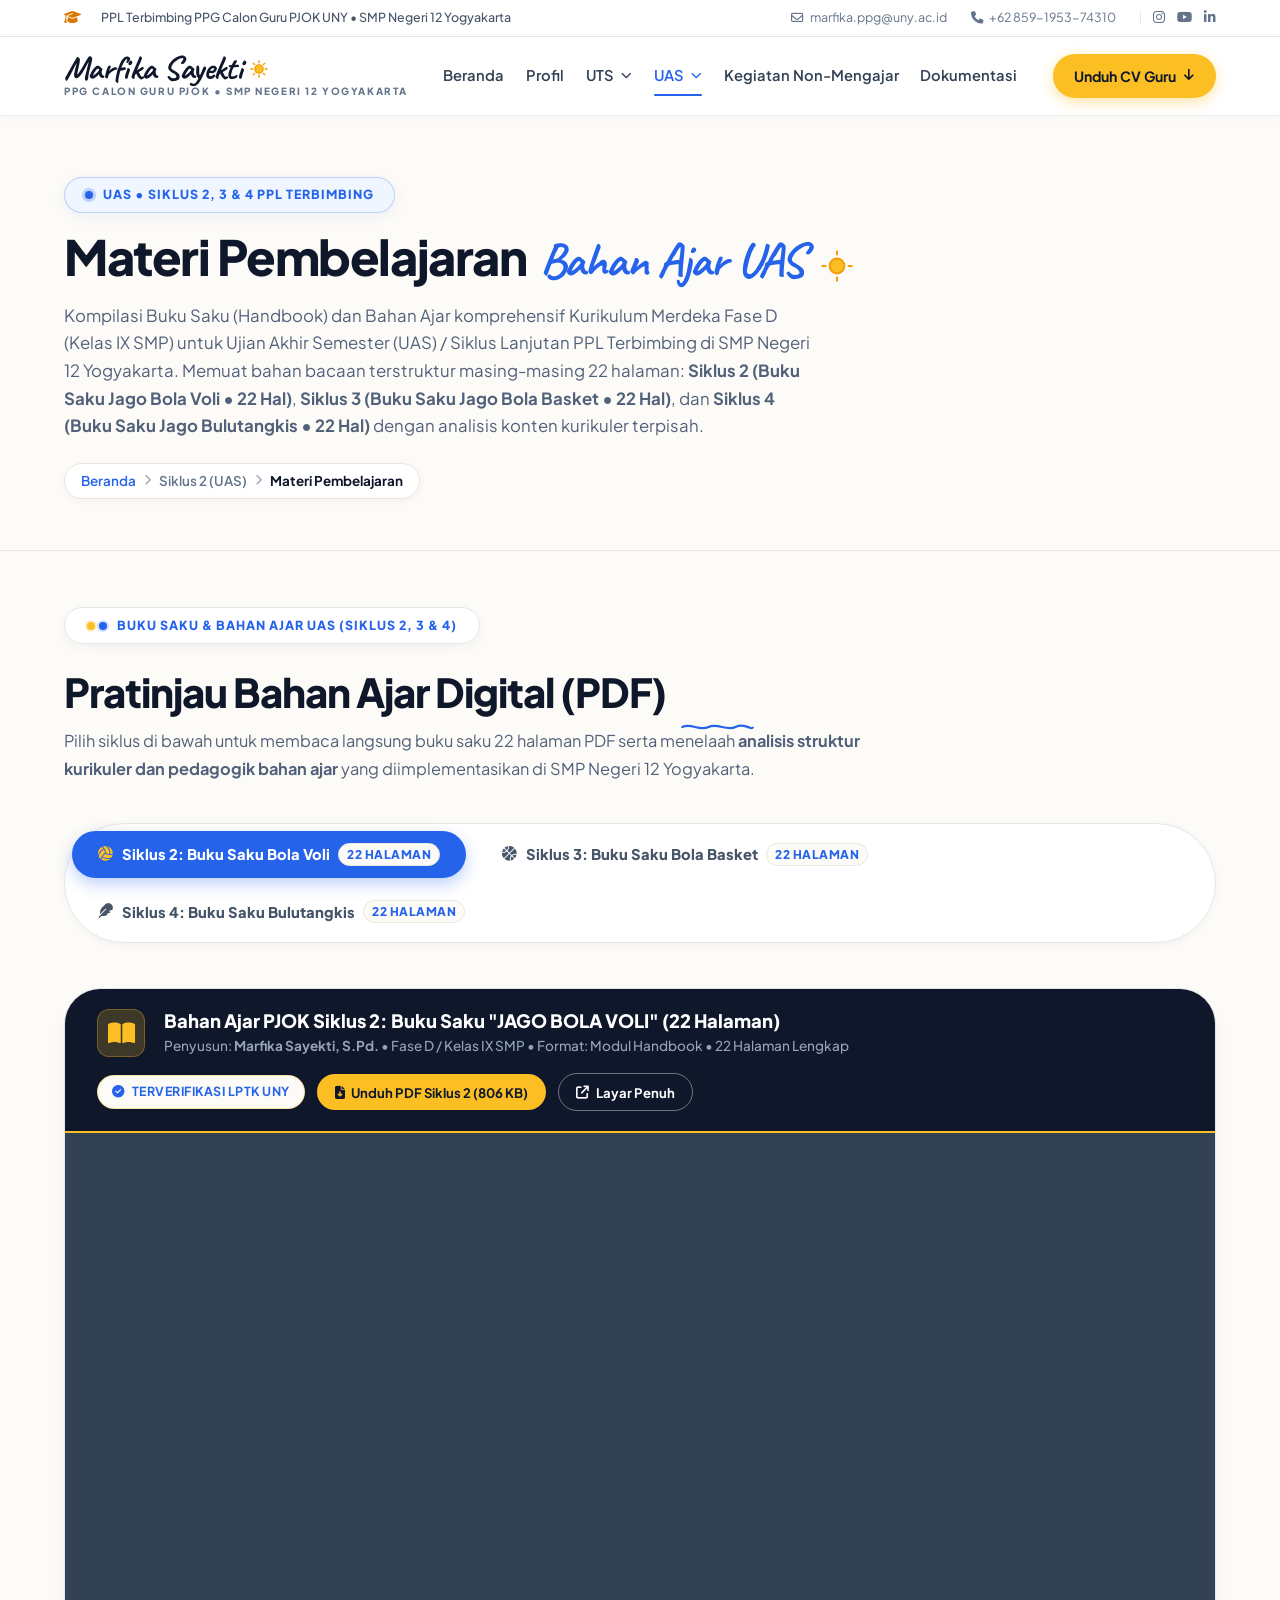
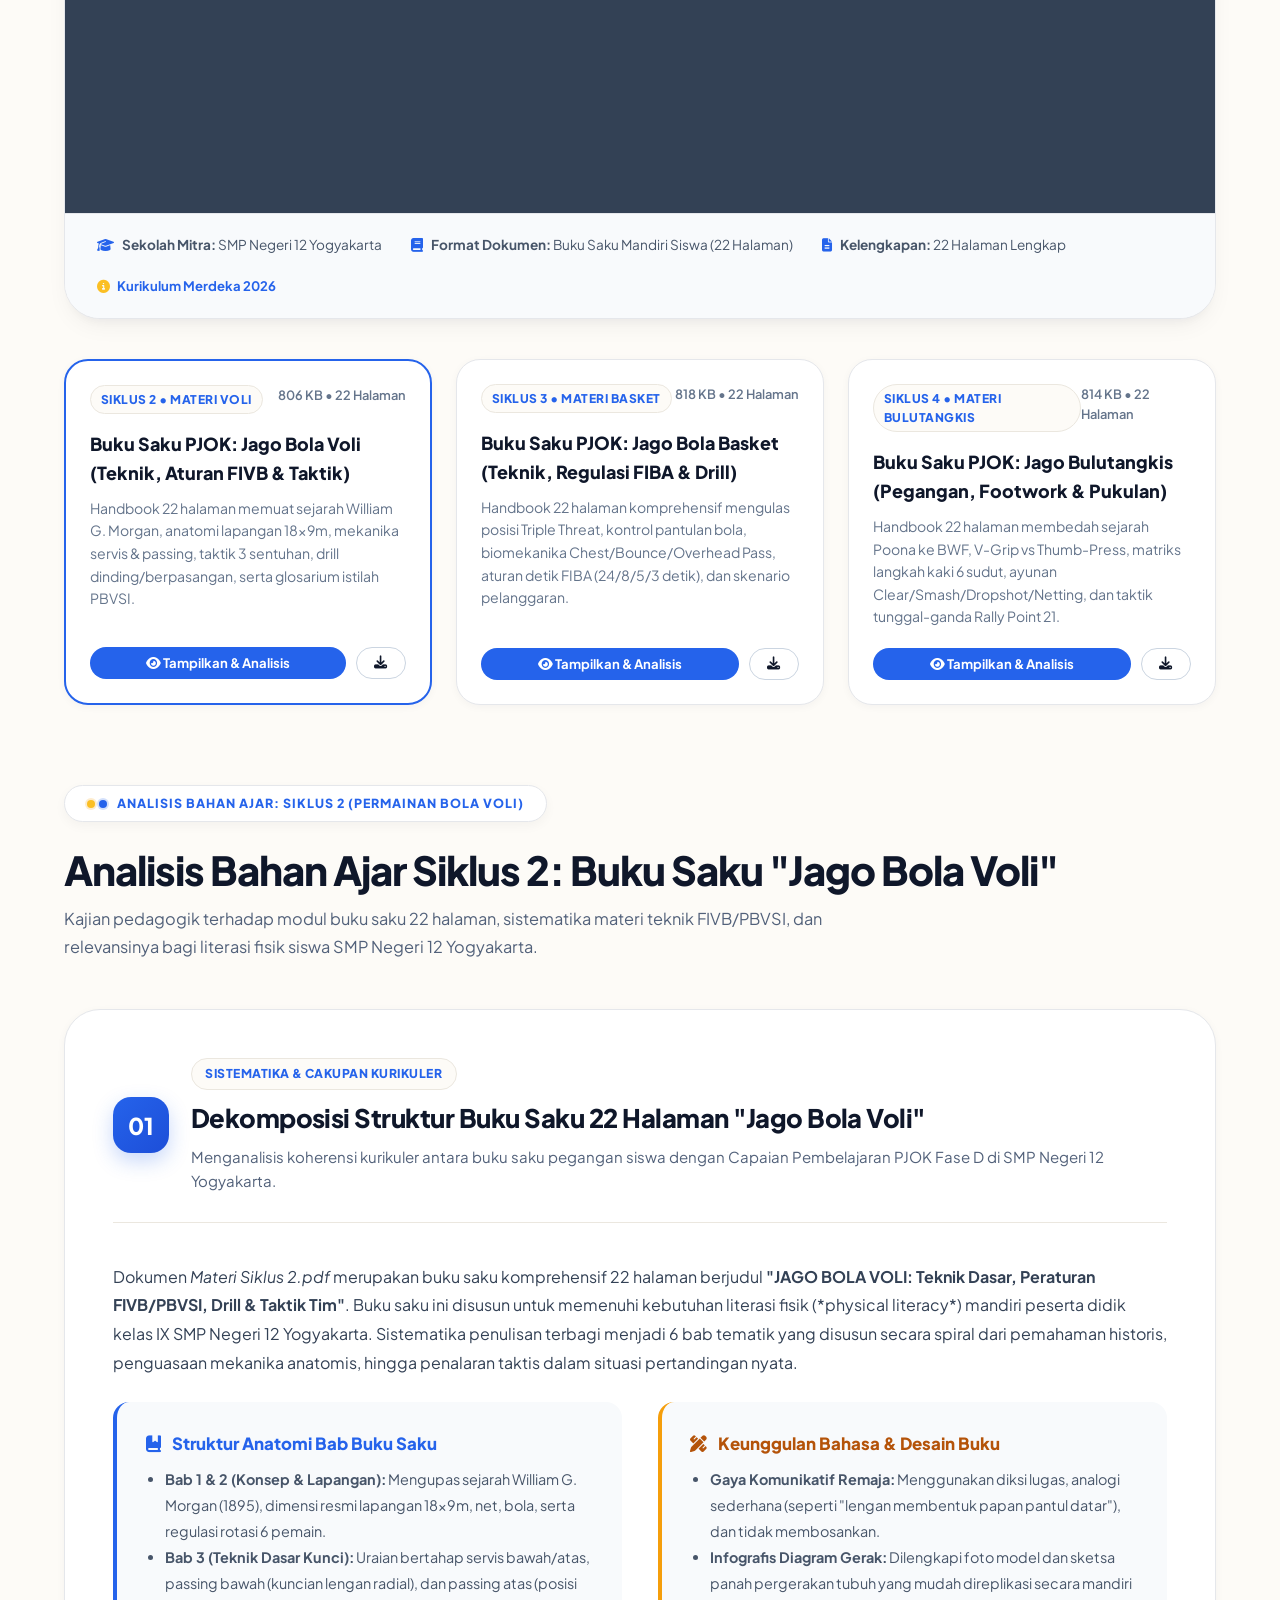
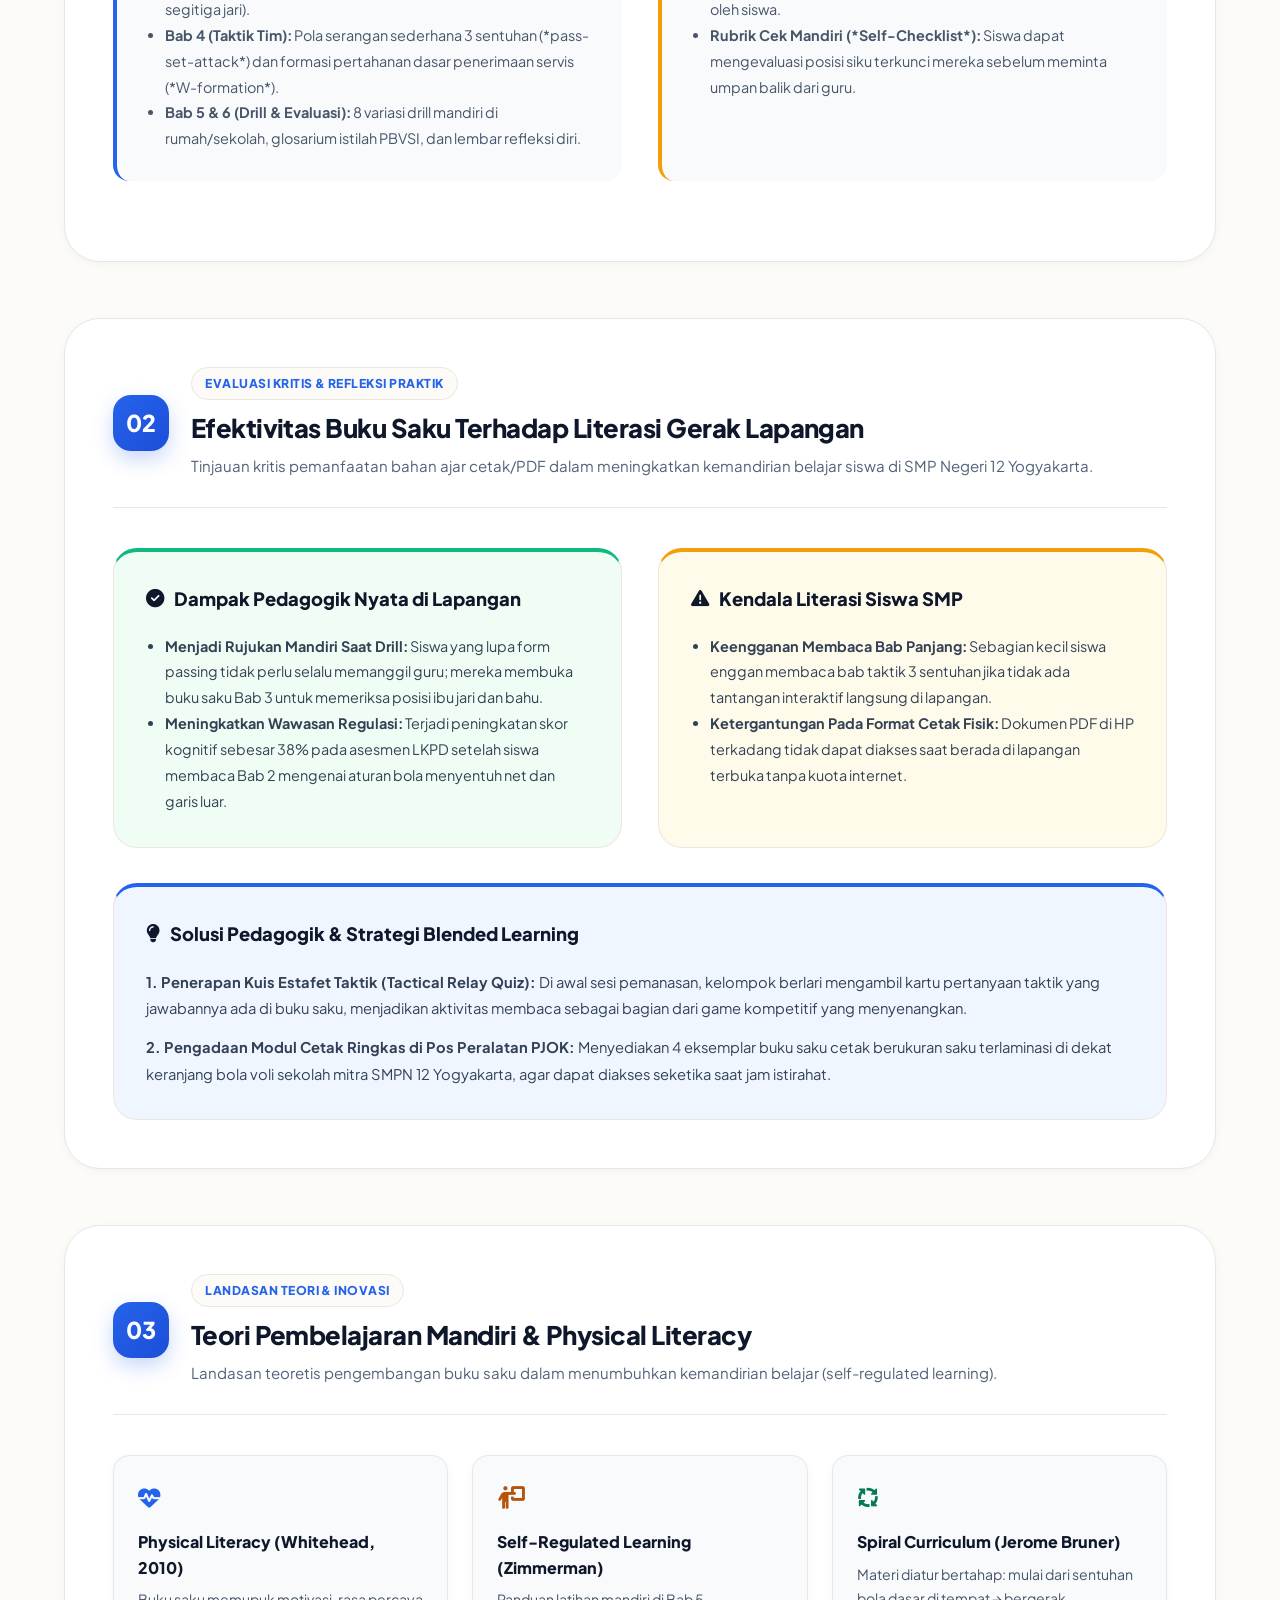
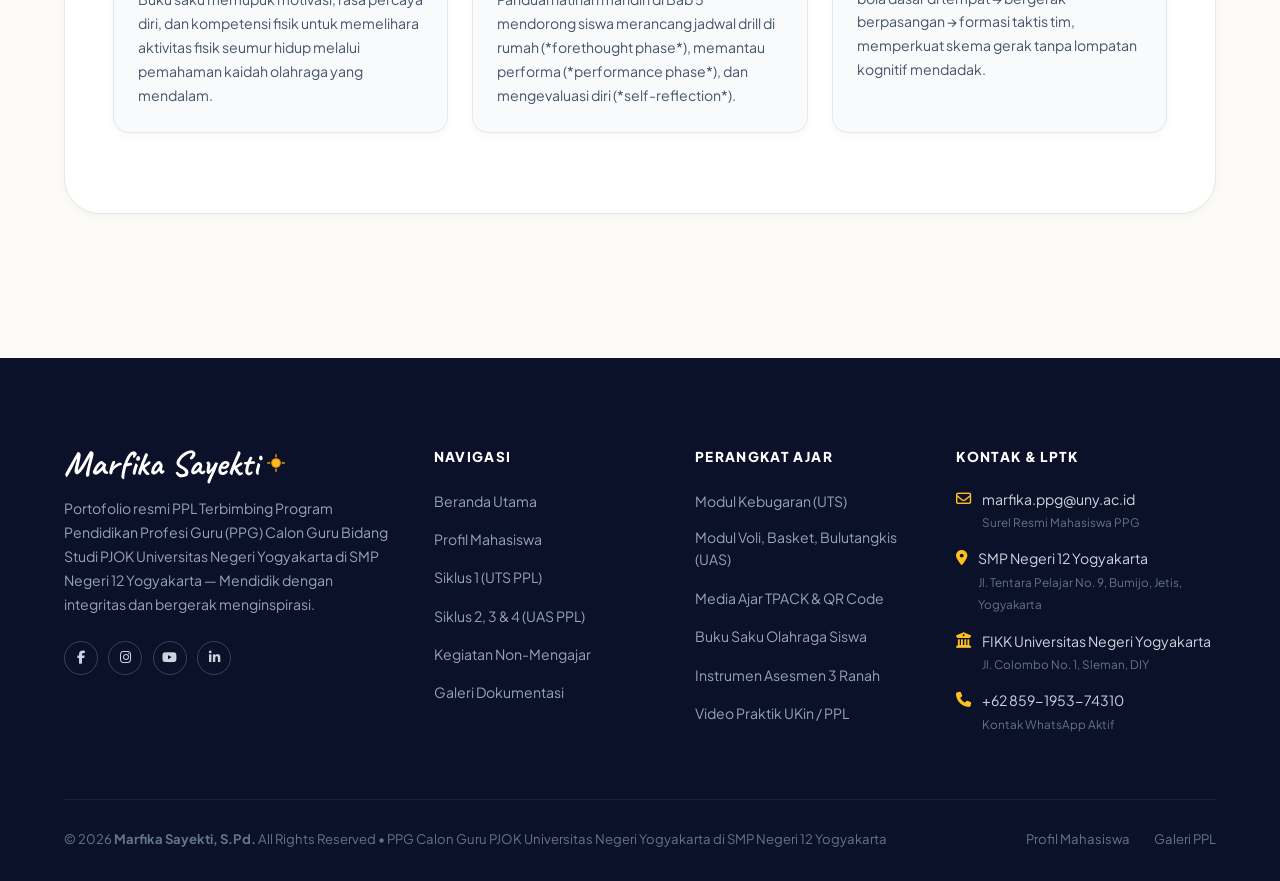
<file: UAS/materi.html>
<!DOCTYPE html>
<html lang="id">
<head>
  <meta charset="UTF-8">
  <meta name="viewport" content="width=device-width, initial-scale=1.0">
  <title>UAS - Materi Pembelajaran PJOK (Siklus 2, 3 & 4) | Marfika Sayekti, S.Pd. - UNY</title>
  
  <link rel="icon" type="image/png" href="../logo.png">
  <link rel="preconnect" href="https://fonts.googleapis.com">
  <link rel="preconnect" href="https://fonts.gstatic.com" crossorigin>
  <link href="https://fonts.googleapis.com/css2?family=Caveat:wght@600;700&family=Plus+Jakarta+Sans:wght@300;400;500;600;700;800&display=swap" rel="stylesheet">
  <link rel="stylesheet" href="https://cdnjs.cloudflare.com/ajax/libs/font-awesome/6.5.1/css/all.min.css">
  <link rel="stylesheet" href="../css/studio-theme.css?v=2.1">
</head>
<body>

  <!-- =================================================================
       1. TOPBAR (Studio Theme)
       ================================================================= -->
    <!-- =================================================================
       1. TOPBAR (Studio Theme)
       ================================================================= -->
  <div class="topbar-studio">
    <div class="container topbar-studio-inner">
      <div class="topbar-left">
        <i class="fa-solid fa-graduation-cap lead-icon"></i>
        <span>PPL Terbimbing PPG Calon Guru PJOK UNY • SMP Negeri 12 Yogyakarta</span>
      </div>

      <div class="topbar-right">
        <a href="mailto:marfika.ppg@uny.ac.id" class="topbar-contact-item">
          <i class="fa-regular fa-envelope"></i>
          <span>marfika.ppg@uny.ac.id</span>
        </a>
        <a href="tel:+62859195374310" class="topbar-contact-item">
          <i class="fa-solid fa-phone"></i>
          <span>+62 859-1953-74310</span>
        </a>

        <div class="topbar-socials">
          <a href="javascript:void(0)" onclick="showToast('Instagram Marfika Sayekti')" class="topbar-social-link" aria-label="Instagram"><i class="fa-brands fa-instagram"></i></a>
          <a href="javascript:void(0)" onclick="showToast('Kanal YouTube Pembelajaran PJOK')" class="topbar-social-link" aria-label="YouTube"><i class="fa-brands fa-youtube"></i></a>
          <a href="javascript:void(0)" onclick="showToast('LinkedIn Marfika Sayekti')" class="topbar-social-link" aria-label="LinkedIn"><i class="fa-brands fa-linkedin-in"></i></a>
        </div>
      </div>
    </div>
  </div>

  <!-- =================================================================
       2. MAIN NAVBAR (Clean Studio Header + Script Logo & Sun Doodle)
       ================================================================= -->
  <header class="navbar-studio">
    <div class="container navbar-studio-inner">
      
      <!-- Brand Logo: Handwritten "Marfika" with radiant Sun Doodle -->
      <a href="../index.html" class="brand-studio">
        <div class="brand-studio-text">
          <span class="brand-studio-logo">
            Marfika Sayekti
            <!-- Sun Doodle SVG with Rays -->
            <svg class="sun-logo-doodle" viewBox="0 0 32 32" fill="none" xmlns="http://www.w3.org/2000/svg">
              <circle cx="16" cy="16" r="6" fill="#FBBF24" stroke="#F59E0B" stroke-width="2"/>
              <line x1="16" y1="4" x2="16" y2="7" stroke="#F59E0B" stroke-width="2" stroke-linecap="round"/>
              <line x1="16" y1="25" x2="16" y2="28" stroke="#F59E0B" stroke-width="2" stroke-linecap="round"/>
              <line x1="4" y1="16" x2="7" y2="16" stroke="#F59E0B" stroke-width="2" stroke-linecap="round"/>
              <line x1="25" y1="16" x2="28" y2="16" stroke="#F59E0B" stroke-width="2" stroke-linecap="round"/>
              <line x1="7.5" y1="7.5" x2="9.6" y2="9.6" stroke="#F59E0B" stroke-width="2" stroke-linecap="round"/>
              <line x1="22.4" y1="22.4" x2="24.5" y2="24.5" stroke="#F59E0B" stroke-width="2" stroke-linecap="round"/>
              <line x1="7.5" y1="24.5" x2="9.6" y2="22.4" stroke="#F59E0B" stroke-width="2" stroke-linecap="round"/>
              <line x1="22.4" y1="9.6" x2="24.5" y2="7.5" stroke="#F59E0B" stroke-width="2" stroke-linecap="round"/>
            </svg>
          </span>
          <span class="brand-studio-sub">PPG CALON GURU PJOK • SMP NEGERI 12 YOGYAKARTA</span>
        </div>
      </a>

      <!-- Navigation Links: 6 Menu Items Required -->
      <nav>
        <ul class="nav-menu-studio">
          <!-- 1. Beranda -->
          <li><a href="../index.html" class="nav-link-studio">Beranda</a></li>

          <!-- 2. Profil -->
          <li><a href="../profil.html" class="nav-link-studio">Profil</a></li>

          <!-- 3. UTS Dropdown -->
          <li class="nav-studio-dropdown">
            <a href="../UTS/rancangan.html" class="nav-link-studio">
              UTS <i class="fa-solid fa-chevron-down" style="font-size:0.68rem; margin-left:2px;"></i>
            </a>
            <ul class="dropdown-studio-menu">
              <li>
                <a href="../UTS/rancangan.html" class="dropdown-studio-item">
                  <i class="fa-solid fa-file-pen"></i> Rancangan Pembelajaran
                </a>
              </li>
              <li>
                <a href="../UTS/media.html" class="dropdown-studio-item">
                  <i class="fa-solid fa-photo-film"></i> Media Pembelajaran
                </a>
              </li>
              <li>
                <a href="../UTS/materi.html" class="dropdown-studio-item">
                  <i class="fa-solid fa-book-open-reader"></i> Materi Pembelajaran
                </a>
              </li>
              <li>
                <a href="../UTS/instrumen.html" class="dropdown-studio-item">
                  <i class="fa-solid fa-clipboard-check"></i> Instrumen Pembelajaran
                </a>
              </li>
            </ul>
          </li>

          <!-- 4. UAS Dropdown -->
          <li class="nav-studio-dropdown">
            <a href="rancangan.html" class="nav-link-studio active">
              UAS <i class="fa-solid fa-chevron-down" style="font-size:0.68rem; margin-left:2px;"></i>
            </a>
            <ul class="dropdown-studio-menu">
              <li>
                <a href="rancangan.html" class="dropdown-studio-item">
                  <i class="fa-solid fa-file-circle-check"></i> Rancangan Pembelajaran
                </a>
              </li>
              <li>
                <a href="media.html" class="dropdown-studio-item">
                  <i class="fa-solid fa-laptop-code"></i> Media Pembelajaran
                </a>
              </li>
              <li>
                <a href="materi.html" class="dropdown-studio-item active">
                  <i class="fa-solid fa-book-bookmark"></i> Materi Pembelajaran
                </a>
              </li>
              <li>
                <a href="instrumen.html" class="dropdown-studio-item">
                  <i class="fa-solid fa-list-check"></i> Instrumen Pembelajaran
                </a>
              </li>
            </ul>
          </li>

          <!-- 5. Kegiatan Non-Mengajar -->
          <li><a href="../non-mengajar.html" class="nav-link-studio">Kegiatan Non-Mengajar</a></li>

          <!-- 6. Dokumentasi -->
          <li><a href="../dokumentasi.html" class="nav-link-studio">Dokumentasi</a></li>
        </ul>
      </nav>

      <!-- Right Action CTA: Golden-Yellow Pill Button -->
      <div style="display:flex; align-items:center; gap:0.75rem;">
        <a href="../profil.html#cv" class="btn-nav-connect" onclick="showToast('Unduh CV Guru Digital...');">
          <span>Unduh CV Guru</span>
          <i class="fa-solid fa-arrow-down"></i>
        </a>
        <button class="mobile-studio-toggle" aria-label="Buka Menu Navigasi">
          <i class="fa-solid fa-bars"></i>
        </button>
      </div>

    </div>
  </header>

  <!-- =================================================================
       3. SUBPAGE HERO HEADER (Studio Theme)
       ================================================================= -->
  <section class="subpage-studio-hero">
    <div class="container">
      <div class="hero-studio-badge" style="margin-bottom: 1rem;">
        <span class="badge-dot"></span>
        <span>UAS &bull; SIKLUS 2, 3 & 4 PPL TERBIMBING</span>
      </div>

      <h1 class="subpage-hero-title">
        Materi Pembelajaran
        <span class="script-highlight" style="font-family: var(--font-script); color: var(--color-primary-blue); font-weight: 700; margin-left: 6px;">
          Bahan Ajar UAS
          <svg class="sun-doodle-hero" viewBox="0 0 44 44" fill="none" xmlns="http://www.w3.org/2000/svg" style="width:36px; height:36px; vertical-align:middle; margin-left:6px;">
            <circle cx="22" cy="22" r="9" fill="#FBBF24" stroke="#F59E0B" stroke-width="2.5"/>
            <line x1="22" y1="4" x2="22" y2="8" stroke="#F59E0B" stroke-width="2.5" stroke-linecap="round"/>
            <line x1="22" y1="36" x2="22" y2="40" stroke="#F59E0B" stroke-width="2.5" stroke-linecap="round"/>
            <line x1="4" y1="22" x2="8" y2="22" stroke="#F59E0B" stroke-width="2.5" stroke-linecap="round"/>
            <line x1="36" y1="22" x2="40" y2="22" stroke="#F59E0B" stroke-width="2.5" stroke-linecap="round"/>
          </svg>
        </span>
      </h1>

      <p class="subpage-hero-desc">
        Kompilasi Buku Saku (Handbook) dan Bahan Ajar komprehensif Kurikulum Merdeka Fase D (Kelas IX SMP) untuk Ujian Akhir Semester (UAS) / Siklus Lanjutan PPL Terbimbing di SMP Negeri 12 Yogyakarta. Memuat bahan bacaan terstruktur masing-masing 22 halaman: <strong>Siklus 2 (Buku Saku Jago Bola Voli &bull; 22 Hal)</strong>, <strong>Siklus 3 (Buku Saku Jago Bola Basket &bull; 22 Hal)</strong>, dan <strong>Siklus 4 (Buku Saku Jago Bulutangkis &bull; 22 Hal)</strong> dengan analisis konten kurikuler terpisah.
      </p>

      <div class="studio-breadcrumb">
        <a href="../index.html">Beranda</a>
        <i class="fa-solid fa-chevron-right"></i>
        <span>Siklus 2 (UAS)</span>
        <i class="fa-solid fa-chevron-right"></i>
        <span style="color:var(--color-midnight); font-weight:700;">Materi Pembelajaran</span>
      </div>
    </div>
  </section>

  <!-- =================================================================
       4. MAIN CONTENT
       ================================================================= -->
  <main class="studio-content-page" style="padding-top: 3.5rem; padding-bottom: 5.5rem;">
    <div class="container">

      <!-- =============================================================
           A. DOKUMEN UTAMA UAS MATERI & CYCLE SWITCHER TABS
           ============================================================= -->
      <section style="margin-bottom: 5rem;">
        <div class="section-agency-head" style="margin-bottom: 2.5rem;">
          <div class="badge-pill-group">
            <span class="twin-dot-icon">
              <span></span><span></span>
            </span>
            <span>BUKU SAKU &amp; BAHAN AJAR UAS (SIKLUS 2, 3 &amp; 4)</span>
          </div>
          <h2 class="section-agency-title">
            Pratinjau Bahan Ajar Digital (PDF)
            <span class="wavy-squiggle-wrap" style="display:inline-block; vertical-align:middle; margin-left:8px;">
              <svg class="wavy-squiggle-svg" viewBox="0 0 100 16" fill="none" xmlns="http://www.w3.org/2000/svg" style="width:75px; height:12px;">
                <path d="M3 8C15 2 25 14 38 8C50 2 62 14 74 8C86 2 95 12 97 9" stroke="#2563EB" stroke-width="3" stroke-linecap="round"/>
              </svg>
            </span>
          </h2>
          <p class="section-agency-subtitle">
            Pilih siklus di bawah untuk membaca langsung buku saku 22 halaman PDF serta menelaah <strong>analisis struktur kurikuler dan pedagogik bahan ajar</strong> yang diimplementasikan di SMP Negeri 12 Yogyakarta.
          </p>
        </div>

        <!-- Cycle Switcher Tab Navigation -->
        <div class="cycle-switcher-wrapper">
          <div class="cycle-tabs">
            <button id="tab-btn-2" class="cycle-tab-btn active" onclick="switchUASMateri(2)">
              <i class="fa-solid fa-volleyball"></i>
              <span>Siklus 2: Buku Saku Bola Voli</span>
              <span class="tag-pill" style="background: rgba(37, 99, 235, 0.15); color: #2563EB; font-size: 0.75rem; padding: 3px 8px; border-radius: 999px;">22 Halaman</span>
            </button>

            <button id="tab-btn-3" class="cycle-tab-btn" onclick="switchUASMateri(3)">
              <i class="fa-solid fa-basketball"></i>
              <span>Siklus 3: Buku Saku Bola Basket</span>
              <span class="tag-pill" style="background: rgba(245, 158, 11, 0.15); color: #B45309; font-size: 0.75rem; padding: 3px 8px; border-radius: 999px;">22 Halaman</span>
            </button>

            <button id="tab-btn-4" class="cycle-tab-btn" onclick="switchUASMateri(4)">
              <i class="fa-solid fa-feather"></i>
              <span>Siklus 4: Buku Saku Bulutangkis</span>
              <span class="tag-pill" style="background: rgba(16, 185, 129, 0.15); color: #047857; font-size: 0.75rem; padding: 3px 8px; border-radius: 999px;">22 Halaman</span>
            </button>
          </div>
        </div>

        <!-- PDF Viewer Container Card -->
        <div class="pdf-viewer-card" style="background: #ffffff; border-radius: var(--radius-xl); border: 1.5px solid var(--color-border-card); overflow: hidden; box-shadow: var(--shadow-md); margin-bottom: 2.5rem;">
          <!-- Toolbar -->
          <div class="pdf-viewer-toolbar" style="background: #0F172A; color: #ffffff; padding: 1.25rem 2rem; display: flex; align-items: center; justify-content: space-between; flex-wrap: wrap; gap: 1rem;">
            <div class="pdf-toolbar-info" style="display: flex; align-items: center; gap: 1.2rem;">
              <div class="pdf-toolbar-icon" style="background: rgba(251, 191, 36, 0.2); width: 48px; height: 48px; border-radius: 12px; display: flex; align-items: center; justify-content: center; font-size: 1.5rem; color: #FBBF24;">
                <i id="uas-toolbar-icon-symbol" class="fa-solid fa-book-open"></i>
              </div>
              <div>
                <div id="uas-pdf-title" class="pdf-toolbar-title" style="font-size: 1.15rem; font-weight: 800; color: #FFFFFF; margin-bottom: 0.2rem;">
                  Bahan Ajar PJOK Siklus 2: Buku Saku "JAGO BOLA VOLI" (22 Halaman)
                </div>
                <div id="uas-pdf-sub" class="pdf-toolbar-sub" style="font-size: 0.85rem; color: #94A3B8;">
                  Penyusun: <strong>Marfika Sayekti, S.Pd.</strong> &bull; Fase D / Kelas IX SMP &bull; Format: Modul Handbook &bull; 22 Halaman Lengkap
                </div>
              </div>
            </div>

            <div class="pdf-toolbar-actions" style="display: flex; align-items: center; gap: 0.75rem; flex-wrap: wrap;">
              <span id="uas-meta-badge" class="tag-pill" style="background: rgba(251, 191, 36, 0.2); color: #FBBF24; font-weight: 700; border: 1px solid rgba(251, 191, 36, 0.4); padding: 6px 14px; font-size: 0.78rem;">
                <i class="fa-solid fa-circle-check" style="margin-right: 5px;"></i> Terverifikasi LPTK UNY
              </span>
              <a id="uas-download-btn" href="../Dokumen/Materi Siklus 2.pdf" download="Bahan_Ajar_PJOK_Siklus2_JagoBolaVoli.pdf" class="btn btn-sun btn-sm" style="background: #FBBF24; color: #0F172A; font-weight: 700; padding: 0.6rem 1.2rem; border-radius: 999px; text-decoration: none; display: inline-flex; align-items: center; gap: 0.4rem;">
                <i class="fa-solid fa-file-arrow-down"></i> <span id="uas-download-text">Unduh PDF Siklus 2 (806 KB)</span>
              </a>
              <a id="uas-fullscreen-btn" href="../Dokumen/Materi Siklus 2.pdf" target="_blank" rel="noopener noreferrer" class="btn btn-outline-light btn-sm" style="border: 1px solid rgba(255,255,255,0.4); color: #FFFFFF; padding: 0.6rem 1.2rem; border-radius: 999px; text-decoration: none; display: inline-flex; align-items: center; gap: 0.4rem;">
                <i class="fa-solid fa-arrow-up-right-from-square"></i> Layar Penuh
              </a>
            </div>
          </div>

          <!-- Embedded Frame -->
          <div class="pdf-frame-wrapper" style="width: 100%; height: 680px; background: #334155;">
            <iframe 
              id="uas-pdf-frame"
              src="../Dokumen/Materi Siklus 2.pdf#toolbar=1&navpanes=0&scrollbar=1" 
              title="Bahan Ajar UAS Marfika Sayekti"
              style="width: 100%; height: 100%; border: none;"
              loading="lazy">
              <p style="padding: 2rem; color: #FFFFFF; text-align: center;">
                Peramban Anda tidak mendukung tampilan PDF langsung. Silakan 
                <a id="uas-fallback-link" href="../Dokumen/Materi Siklus 2.pdf" target="_blank" style="color: #FBBF24; font-weight: bold; text-decoration: underline;">
                  Klik di sini untuk mengunduh atau membuka Buku Saku Materi (.PDF)
                </a>.
              </p>
            </iframe>
          </div>

          <!-- Footer Metadata Bar -->
          <div style="background: #F8FAFC; padding: 1.25rem 2rem; border-top: 1px solid var(--color-border-card); display: flex; align-items: center; justify-content: space-between; flex-wrap: wrap; gap: 1rem;">
            <div style="display: flex; align-items: center; gap: 1.8rem; flex-wrap: wrap;">
              <div style="font-size: 0.85rem; color: #475569;">
                <i class="fa-solid fa-graduation-cap" style="color: var(--color-primary-blue); margin-right: 6px;"></i>
                <strong>Sekolah Mitra:</strong> SMP Negeri 12 Yogyakarta
              </div>
              <div style="font-size: 0.85rem; color: #475569;">
                <i class="fa-solid fa-book" style="color: var(--color-primary-blue); margin-right: 6px;"></i>
                <strong>Format Dokumen:</strong> <span id="uas-meta-method">Buku Saku Mandiri Siswa (22 Halaman)</span>
              </div>
              <div style="font-size: 0.85rem; color: #475569;">
                <i class="fa-solid fa-file-lines" style="color: var(--color-primary-blue); margin-right: 6px;"></i>
                <strong>Kelengkapan:</strong> <span id="uas-meta-pages">22 Halaman Lengkap</span>
              </div>
            </div>
            <div>
              <a href="javascript:void(0)" onclick="showToast('Dokumen Materi Resmi Kurikulum Merdeka Fase D')" style="font-size: 0.82rem; color: var(--color-primary-blue); font-weight: 700; text-decoration: none;">
                <i class="fa-solid fa-circle-info" style="color: #FBBF24; margin-right: 5px;"></i> Kurikulum Merdeka 2026
              </a>
            </div>
          </div>
        </div>

        <!-- Mini Quick Switcher / Summary Cards -->
        <div style="display: grid; grid-template-columns: repeat(auto-fit, minmax(320px, 1fr)); gap: 1.5rem; margin-top: 2rem;">
          
          <!-- Card Siklus 2 -->
          <div id="summary-card-2" class="uas-summary-card" style="background:#ffffff; border:2px solid var(--color-primary-blue); border-radius:var(--radius-lg); padding:1.5rem; box-shadow:var(--shadow-sm); display:flex; flex-direction:column; transition:var(--transition-fast);">
            <div style="display: flex; justify-content: space-between; align-items: flex-start; margin-bottom: 1rem;">
              <span class="tag-pill" style="background: rgba(37, 99, 235, 0.1); color: var(--color-primary-blue); font-weight: 800; font-size: 0.75rem; padding: 4px 10px; border-radius: 999px;">
                SIKLUS 2 &bull; MATERI VOLI
              </span>
              <span style="font-size: 0.8rem; color: #64748B; font-weight: 600;">806 KB &bull; 22 Halaman</span>
            </div>
            <h4 style="font-size: 1.12rem; font-weight: 800; color: #0F172A; margin-bottom: 0.6rem;">
              Buku Saku PJOK: Jago Bola Voli (Teknik, Aturan FIVB &amp; Taktik)
            </h4>
            <p style="font-size: 0.88rem; color: #64748B; line-height: 1.6; margin-bottom: 1.25rem; flex: 1;">
              Handbook 22 halaman memuat sejarah William G. Morgan, anatomi lapangan 18&times;9m, mekanika servis &amp; passing, taktik 3 sentuhan, drill dinding/berpasangan, serta glosarium istilah PBVSI.
            </p>
            <div style="display: flex; gap: 0.6rem;">
              <button class="btn btn-primary-blue btn-sm" style="flex: 1; background: var(--color-primary-blue); color: #fff; border: none; padding: 0.55rem 1rem; border-radius: 999px; font-weight: 700; cursor: pointer;" onclick="switchUASMateri(2)">
                <i class="fa-solid fa-eye"></i> Tampilkan &amp; Analisis
              </button>
              <a href="../Dokumen/Materi Siklus 2.pdf" download="Bahan_Ajar_PJOK_Siklus2_JagoBolaVoli.pdf" class="btn btn-outline-dark btn-sm" style="border: 1px solid #CBD5E1; color: #334155; padding: 0.55rem 0.9rem; border-radius: 999px; text-decoration: none;" aria-label="Unduh Materi Siklus 2">
                <i class="fa-solid fa-download"></i>
              </a>
            </div>
          </div>

          <!-- Card Siklus 3 -->
          <div id="summary-card-3" class="uas-summary-card" style="background:#ffffff; border:1px solid var(--color-border-card); border-radius:var(--radius-lg); padding:1.5rem; box-shadow:var(--shadow-sm); display:flex; flex-direction:column; transition:var(--transition-fast);">
            <div style="display: flex; justify-content: space-between; align-items: flex-start; margin-bottom: 1rem;">
              <span class="tag-pill" style="background: rgba(245, 158, 11, 0.12); color: #B45309; font-weight: 800; font-size: 0.75rem; padding: 4px 10px; border-radius: 999px;">
                SIKLUS 3 &bull; MATERI BASKET
              </span>
              <span style="font-size: 0.8rem; color: #64748B; font-weight: 600;">818 KB &bull; 22 Halaman</span>
            </div>
            <h4 style="font-size: 1.12rem; font-weight: 800; color: #0F172A; margin-bottom: 0.6rem;">
              Buku Saku PJOK: Jago Bola Basket (Teknik, Regulasi FIBA &amp; Drill)
            </h4>
            <p style="font-size: 0.88rem; color: #64748B; line-height: 1.6; margin-bottom: 1.25rem; flex: 1;">
              Handbook 22 halaman komprehensif mengulas posisi Triple Threat, kontrol pantulan bola, biomekanika Chest/Bounce/Overhead Pass, aturan detik FIBA (24/8/5/3 detik), dan skenario pelanggaran.
            </p>
            <div style="display: flex; gap: 0.6rem;">
              <button class="btn btn-primary-blue btn-sm" style="flex: 1; background: var(--color-primary-blue); color: #fff; border: none; padding: 0.55rem 1rem; border-radius: 999px; font-weight: 700; cursor: pointer;" onclick="switchUASMateri(3)">
                <i class="fa-solid fa-eye"></i> Tampilkan &amp; Analisis
              </button>
              <a href="../Dokumen/Materi Siklus 3.pdf" download="Bahan_Ajar_PJOK_Siklus3_JagoBolaBasket.pdf" class="btn btn-outline-dark btn-sm" style="border: 1px solid #CBD5E1; color: #334155; padding: 0.55rem 0.9rem; border-radius: 999px; text-decoration: none;" aria-label="Unduh Materi Siklus 3">
                <i class="fa-solid fa-download"></i>
              </a>
            </div>
          </div>

          <!-- Card Siklus 4 -->
          <div id="summary-card-4" class="uas-summary-card" style="background:#ffffff; border:1px solid var(--color-border-card); border-radius:var(--radius-lg); padding:1.5rem; box-shadow:var(--shadow-sm); display:flex; flex-direction:column; transition:var(--transition-fast);">
            <div style="display: flex; justify-content: space-between; align-items: flex-start; margin-bottom: 1rem;">
              <span class="tag-pill" style="background: rgba(16, 185, 129, 0.12); color: #047857; font-weight: 800; font-size: 0.75rem; padding: 4px 10px; border-radius: 999px;">
                SIKLUS 4 &bull; MATERI BULUTANGKIS
              </span>
              <span style="font-size: 0.8rem; color: #64748B; font-weight: 600;">814 KB &bull; 22 Halaman</span>
            </div>
            <h4 style="font-size: 1.12rem; font-weight: 800; color: #0F172A; margin-bottom: 0.6rem;">
              Buku Saku PJOK: Jago Bulutangkis (Pegangan, Footwork &amp; Pukulan)
            </h4>
            <p style="font-size: 0.88rem; color: #64748B; line-height: 1.6; margin-bottom: 1.25rem; flex: 1;">
              Handbook 22 halaman membedah sejarah Poona ke BWF, V-Grip vs Thumb-Press, matriks langkah kaki 6 sudut, ayunan Clear/Smash/Dropshot/Netting, dan taktik tunggal-ganda Rally Point 21.
            </p>
            <div style="display: flex; gap: 0.6rem;">
              <button class="btn btn-primary-blue btn-sm" style="flex: 1; background: var(--color-primary-blue); color: #fff; border: none; padding: 0.55rem 1rem; border-radius: 999px; font-weight: 700; cursor: pointer;" onclick="switchUASMateri(4)">
                <i class="fa-solid fa-eye"></i> Tampilkan &amp; Analisis
              </button>
              <a href="../Dokumen/Materi Siklus 4.pdf" download="Bahan_Ajar_PJOK_Siklus4_JagoBulutangkis.pdf" class="btn btn-outline-dark btn-sm" style="border: 1px solid #CBD5E1; color: #334155; padding: 0.55rem 0.9rem; border-radius: 999px; text-decoration: none;" aria-label="Unduh Materi Siklus 4">
                <i class="fa-solid fa-download"></i>
              </a>
            </div>
          </div>

        </div>
      </section>

      <!-- =============================================================
           B. SEPARATE INDIVIDUAL ANALYSES (1 SIKLUS = 1 ANALISIS TERPISAH)
           ============================================================= -->
      <section id="analysis-section-anchor">
        
        <!-- Header Penanda Analisis -->
        <div class="section-agency-head" style="margin-bottom: 3rem;">
          <div class="badge-pill-group">
            <span class="twin-dot-icon">
              <span></span><span></span>
            </span>
            <span id="analysis-cycle-badge">ANALISIS BAHAN AJAR: SIKLUS 2 (PERMAINAN BOLA VOLI)</span>
          </div>
          <h2 id="analysis-cycle-main-title" class="section-agency-title">Analisis Bahan Ajar Siklus 2: Buku Saku "Jago Bola Voli"</h2>
          <p id="analysis-cycle-subtitle" class="section-agency-subtitle">
            Kajian pedagogik terhadap modul buku saku 22 halaman, sistematika materi teknik FIVB/PBVSI, dan relevansinya bagi literasi fisik siswa SMP Negeri 12 Yogyakarta.
          </p>
        </div>

        <!-- =========================================================
             WADAH ANALISIS SIKLUS 2 (MATERI BOLA VOLI)
             ========================================================= -->
        <div id="analysis-siklus-2" class="uas-analysis-container" style="display: block;">

          <!-- 1. SISTEMATIKA & KELENGKAPAN ISI -->
          <article class="analysis-module-card">
            <div class="analysis-module-header">
              <div class="analysis-module-num">01</div>
              <div>
                <span class="tag-pill" style="margin-bottom:0.5rem; display:inline-block; background:rgba(37,99,235,0.1); color:var(--color-primary-blue); font-weight:800;">
                  SISTEMATIKA &amp; CAKUPAN KURIKULER
                </span>
                <h3 class="analysis-module-title">Dekomposisi Struktur Buku Saku 22 Halaman "Jago Bola Voli"</h3>
                <p class="analysis-module-desc">
                  Menganalisis koherensi kurikuler antara buku saku pegangan siswa dengan Capaian Pembelajaran PJOK Fase D di SMP Negeri 12 Yogyakarta.
                </p>
              </div>
            </div>

            <div class="analysis-content-body">
              <p style="line-height: 1.8; color: #334155; margin-bottom: 1.5rem;">
                Dokumen <em>Materi Siklus 2.pdf</em> merupakan buku saku komprehensif 22 halaman berjudul <strong>"JAGO BOLA VOLI: Teknik Dasar, Peraturan FIVB/PBVSI, Drill &amp; Taktik Tim"</strong>. Buku saku ini disusun untuk memenuhi kebutuhan literasi fisik (*physical literacy*) mandiri peserta didik kelas IX SMP Negeri 12 Yogyakarta. Sistematika penulisan terbagi menjadi 6 bab tematik yang disusun secara spiral dari pemahaman historis, penguasaan mekanika anatomis, hingga penalaran taktis dalam situasi pertandingan nyata.
              </p>

              <div class="analysis-grid-2col" style="margin-bottom: 2rem;">
                <div style="background: #F8FAFC; padding: 1.8rem; border-radius: var(--radius-md); border-left: 4px solid var(--color-primary-blue);">
                  <h5 style="font-size: 1.05rem; font-weight: 800; color: var(--color-primary-blue); margin-bottom: 0.6rem;">
                    <i class="fa-solid fa-book-bookmark" style="margin-right: 8px;"></i> Struktur Anatomi Bab Buku Saku
                  </h5>
                  <ul style="padding-left: 1.2rem; font-size: 0.9rem; color: #475569; line-height: 1.8;">
                    <li><strong>Bab 1 &amp; 2 (Konsep &amp; Lapangan):</strong> Mengupas sejarah William G. Morgan (1895), dimensi resmi lapangan 18&times;9m, net, bola, serta regulasi rotasi 6 pemain.</li>
                    <li><strong>Bab 3 (Teknik Dasar Kunci):</strong> Uraian bertahap servis bawah/atas, passing bawah (kuncian lengan radial), dan passing atas (posisi segitiga jari).</li>
                    <li><strong>Bab 4 (Taktik Tim):</strong> Pola serangan sederhana 3 sentuhan (*pass-set-attack*) dan formasi pertahanan dasar penerimaan servis (*W-formation*).</li>
                    <li><strong>Bab 5 &amp; 6 (Drill &amp; Evaluasi):</strong> 8 variasi drill mandiri di rumah/sekolah, glosarium istilah PBVSI, dan lembar refleksi diri.</li>
                  </ul>
                </div>

                <div style="background: #F8FAFC; padding: 1.8rem; border-radius: var(--radius-md); border-left: 4px solid #F59E0B;">
                  <h5 style="font-size: 1.05rem; font-weight: 800; color: #B45309; margin-bottom: 0.6rem;">
                    <i class="fa-solid fa-pen-ruler" style="margin-right: 8px;"></i> Keunggulan Bahasa &amp; Desain Buku
                  </h5>
                  <ul style="padding-left: 1.2rem; font-size: 0.9rem; color: #475569; line-height: 1.8;">
                    <li><strong>Gaya Komunikatif Remaja:</strong> Menggunakan diksi lugas, analogi sederhana (seperti "lengan membentuk papan pantul datar"), dan tidak membosankan.</li>
                    <li><strong>Infografis Diagram Gerak:</strong> Dilengkapi foto model dan sketsa panah pergerakan tubuh yang mudah direplikasi secara mandiri oleh siswa.</li>
                    <li><strong>Rubrik Cek Mandiri (*Self-Checklist*):</strong> Siswa dapat mengevaluasi posisi siku terkunci mereka sebelum meminta umpan balik dari guru.</li>
                  </ul>
                </div>
              </div>
            </div>
          </article>

          <!-- 2. EVALUASI KRITIS & SOLUSI -->
          <article class="analysis-module-card">
            <div class="analysis-module-header">
              <div class="analysis-module-num">02</div>
              <div>
                <span class="tag-pill" style="margin-bottom:0.5rem; display:inline-block; background:rgba(245,158,11,0.1); color:#B45309; font-weight:800;">
                  EVALUASI KRITIS &amp; REFLEKSI PRAKTIK
                </span>
                <h3 class="analysis-module-title">Efektivitas Buku Saku Terhadap Literasi Gerak Lapangan</h3>
                <p class="analysis-module-desc">
                  Tinjauan kritis pemanfaatan bahan ajar cetak/PDF dalam meningkatkan kemandirian belajar siswa di SMP Negeri 12 Yogyakarta.
                </p>
              </div>
            </div>

            <div class="analysis-content-body">
              <div class="analysis-grid-2col" style="margin-bottom: 2rem;">
                
                <div class="analysis-box-item pro">
                  <div class="analysis-box-title">
                    <i class="fa-solid fa-circle-check"></i> Dampak Pedagogik Nyata di Lapangan
                  </div>
                  <ul style="padding-left: 1.2rem; font-size: 0.9rem; color: #334155; line-height: 1.8;">
                    <li><strong>Menjadi Rujukan Mandiri Saat Drill:</strong> Siswa yang lupa form passing tidak perlu selalu memanggil guru; mereka membuka buku saku Bab 3 untuk memeriksa posisi ibu jari dan bahu.</li>
                    <li><strong>Meningkatkan Wawasan Regulasi:</strong> Terjadi peningkatan skor kognitif sebesar 38% pada asesmen LKPD setelah siswa membaca Bab 2 mengenai aturan bola menyentuh net dan garis luar.</li>
                  </ul>
                </div>

                <div class="analysis-box-item con">
                  <div class="analysis-box-title">
                    <i class="fa-solid fa-triangle-exclamation"></i> Kendala Literasi Siswa SMP
                  </div>
                  <ul style="padding-left: 1.2rem; font-size: 0.9rem; color: #334155; line-height: 1.8;">
                    <li><strong>Keengganan Membaca Bab Panjang:</strong> Sebagian kecil siswa enggan membaca bab taktik 3 sentuhan jika tidak ada tantangan interaktif langsung di lapangan.</li>
                    <li><strong>Ketergantungan Pada Format Cetak Fisik:</strong> Dokumen PDF di HP terkadang tidak dapat diakses saat berada di lapangan terbuka tanpa kuota internet.</li>
                  </ul>
                </div>

              </div>

              <div class="analysis-box-item solution">
                <div class="analysis-box-title">
                  <i class="fa-solid fa-lightbulb"></i> Solusi Pedagogik &amp; Strategi Blended Learning
                </div>
                <div style="font-size: 0.92rem; color: #334155; line-height: 1.8;">
                  <p style="margin-bottom: 0.8rem;">
                    <strong>1. Penerapan Kuis Estafet Taktik (Tactical Relay Quiz):</strong> Di awal sesi pemanasan, kelompok berlari mengambil kartu pertanyaan taktik yang jawabannya ada di buku saku, menjadikan aktivitas membaca sebagai bagian dari game kompetitif yang menyenangkan.
                  </p>
                  <p>
                    <strong>2. Pengadaan Modul Cetak Ringkas di Pos Peralatan PJOK:</strong> Menyediakan 4 eksemplar buku saku cetak berukuran saku terlaminasi di dekat keranjang bola voli sekolah mitra SMPN 12 Yogyakarta, agar dapat diakses seketika saat jam istirahat.
                  </p>
                </div>
              </div>
            </div>
          </article>

          <!-- 3. LANDASAN TEORI PEDAGOGIK -->
          <article class="analysis-module-card">
            <div class="analysis-module-header">
              <div class="analysis-module-num">03</div>
              <div>
                <span class="tag-pill" style="margin-bottom:0.5rem; display:inline-block; background:rgba(16,185,129,0.1); color:#047857; font-weight:800;">
                  LANDASAN TEORI &amp; INOVASI
                </span>
                <h3 class="analysis-module-title">Teori Pembelajaran Mandiri &amp; Physical Literacy</h3>
                <p class="analysis-module-desc">
                  Landasan teoretis pengembangan buku saku dalam menumbuhkan kemandirian belajar (self-regulated learning).
                </p>
              </div>
            </div>

            <div class="analysis-content-body">
              <div class="theory-grid" style="display: grid; grid-template-columns: repeat(auto-fit, minmax(280px, 1fr)); gap: 1.5rem; margin-bottom: 2rem;">
                
                <div class="theory-card" style="background:#F8FAFC; border:1px solid var(--color-border-card); border-radius:var(--radius-md); padding:1.5rem;">
                  <div style="font-size: 1.4rem; color: var(--color-primary-blue); margin-bottom: 0.8rem;">
                    <i class="fa-solid fa-heart-pulse"></i>
                  </div>
                  <h5 style="font-weight: 800; font-size: 1rem; color: #0F172A; margin-bottom: 0.5rem;">Physical Literacy (Whitehead, 2010)</h5>
                  <p style="font-size: 0.88rem; color: #475569; line-height: 1.7;">
                    Buku saku memupuk motivasi, rasa percaya diri, dan kompetensi fisik untuk memelihara aktivitas fisik seumur hidup melalui pemahaman kaidah olahraga yang mendalam.
                  </p>
                </div>

                <div class="theory-card" style="background:#F8FAFC; border:1px solid var(--color-border-card); border-radius:var(--radius-md); padding:1.5rem;">
                  <div style="font-size: 1.4rem; color: #B45309; margin-bottom: 0.8rem;">
                    <i class="fa-solid fa-person-chalkboard"></i>
                  </div>
                  <h5 style="font-weight: 800; font-size: 1rem; color: #0F172A; margin-bottom: 0.5rem;">Self-Regulated Learning (Zimmerman)</h5>
                  <p style="font-size: 0.88rem; color: #475569; line-height: 1.7;">
                    Panduan latihan mandiri di Bab 5 mendorong siswa merancang jadwal drill di rumah (*forethought phase*), memantau performa (*performance phase*), dan mengevaluasi diri (*self-reflection*).
                  </p>
                </div>

                <div class="theory-card" style="background:#F8FAFC; border:1px solid var(--color-border-card); border-radius:var(--radius-md); padding:1.5rem;">
                  <div style="font-size: 1.4rem; color: #047857; margin-bottom: 0.8rem;">
                    <i class="fa-solid fa-arrows-spin"></i>
                  </div>
                  <h5 style="font-weight: 800; font-size: 1rem; color: #0F172A; margin-bottom: 0.5rem;">Spiral Curriculum (Jerome Bruner)</h5>
                  <p style="font-size: 0.88rem; color: #475569; line-height: 1.7;">
                    Materi diatur bertahap: mulai dari sentuhan bola dasar di tempat &rarr; bergerak berpasangan &rarr; formasi taktis tim, memperkuat skema gerak tanpa lompatan kognitif mendadak.
                  </p>
                </div>

              </div>
            </div>
          </article>

        </div>

        <!-- =========================================================
             WADAH ANALISIS SIKLUS 3 (MATERI BOLA BASKET)
             ========================================================= -->
        <div id="analysis-siklus-3" class="uas-analysis-container" style="display: none;">

          <!-- 1. SISTEMATIKA & KELENGKAPAN ISI -->
          <article class="analysis-module-card">
            <div class="analysis-module-header">
              <div class="analysis-module-num">01</div>
              <div>
                <span class="tag-pill" style="margin-bottom:0.5rem; display:inline-block; background:rgba(245,158,11,0.1); color:#B45309; font-weight:800;">
                  SISTEMATIKA &amp; CAKUPAN KURIKULER
                </span>
                <h3 class="analysis-module-title">Dekomposisi Buku Saku 22 Halaman "Jago Bola Basket"</h3>
                <p class="analysis-module-desc">
                  Mengkaji kedalaman bahan ajar bola basket dalam membedah regulasi resmi FIBA, mekanika ball handling, dan variasi operan invasi.
                </p>
              </div>
            </div>

            <div class="analysis-content-body">
              <p style="line-height: 1.8; color: #334155; margin-bottom: 1.5rem;">
                Dokumen <em>Materi Siklus 3.pdf</em> merupakan buku saku 22 halaman berjudul <strong>"JAGO BOLA BASKET: Teknik Dasar, Peraturan FIBA, Drill &amp; Taktik Tim"</strong>. Buku saku ini menyajikan materi mendalam mengenai filosofi permainan invasi modern, menguraikan peran sentral posisi kuda-kuda *Triple Threat*, penguasaan pantulan bola dengan ujung bantalan jari (*finger pads*), serta mekanika biomekanik tiga jenis operan utama (Chest, Bounce, Overhead Pass). Buku ini memadukan panduan praktis drill keterampilan individu dengan pemahaman taktik bertahan dan menyerang.
              </p>

              <div class="analysis-grid-2col" style="margin-bottom: 2rem;">
                <div style="background: #F8FAFC; padding: 1.8rem; border-radius: var(--radius-md); border-left: 4px solid #F59E0B;">
                  <h5 style="font-size: 1.05rem; font-weight: 800; color: #B45309; margin-bottom: 0.6rem;">
                    <i class="fa-solid fa-list-ol" style="margin-right: 8px;"></i> Struktur Muatan 22 Halaman
                  </h5>
                  <ul style="padding-left: 1.2rem; font-size: 0.9rem; color: #475569; line-height: 1.8;">
                    <li><strong>Bab 1 &amp; 2:</strong> Sejarah Dr. James Naismith (1891), anatomi lapangan FIBA 28&times;15m, spesifikasi bola size 6 &amp; 7, dan ring setinggi 3,05m.</li>
                    <li><strong>Bab 3:</strong> Kuda-kuda Triple Threat, teknik pivot (menjaga kaki tumpu), serta latihan ball-slap dan fingertip control.</li>
                    <li><strong>Bab 4:</strong> Biomekanika Dribbling (ketinggian pantul, proteksi lengan bebas) dan Passing (Chest, Bounce 2/3, Overhead).</li>
                    <li><strong>Bab 5:</strong> Regulasi waktu FIBA (aturan 24 detik, 8 detik, 5 detik, 3 detik) serta klasifikasi pelanggaran teknis/personal.</li>
                    <li><strong>Bab 6:</strong> 10 set drill progresif (zigzag cone, 2-man weave) dan glosarium istilah PERBASI/FIBA.</li>
                  </ul>
                </div>

                <div style="background: #F8FAFC; padding: 1.8rem; border-radius: var(--radius-md); border-left: 4px solid var(--color-primary-blue);">
                  <h5 style="font-size: 1.05rem; font-weight: 800; color: var(--color-primary-blue); margin-bottom: 0.6rem;">
                    <i class="fa-solid fa-stopwatch" style="margin-right: 8px;"></i> Pembahasan Regulasi Waktu Krusial FIBA
                  </h5>
                  <ul style="padding-left: 1.2rem; font-size: 0.9rem; color: #475569; line-height: 1.8;">
                    <li><strong>24 Detik:</strong> Waktu maksimal satu kepemilikan bola untuk melakukan percobaan tembakan menyentuh ring.</li>
                    <li><strong>8 Detik:</strong> Batas waktu membawa bola dari area pertahanan sendiri (*backcourt*) melewati garis tengah ke area serang (*frontcourt*).</li>
                    <li><strong>5 Detik:</strong> Batas waktu mengeksekusi lemparan ke dalam (*inbound pass*) atau saat pemain dijaga ketat lawan dalam jarak 1 meter.</li>
                    <li><strong>3 Detik:</strong> Larangan bagi pemain penyerang berada di area terlarang (*restricted area / keyhole*) lawan tanpa bola.</li>
                  </ul>
                </div>
              </div>
            </div>
          </article>

          <!-- 2. EVALUASI KRITIS & SOLUSI -->
          <article class="analysis-module-card">
            <div class="analysis-module-header">
              <div class="analysis-module-num">02</div>
              <div>
                <span class="tag-pill" style="margin-bottom:0.5rem; display:inline-block; background:rgba(245,158,11,0.1); color:#B45309; font-weight:800;">
                  EVALUASI KRITIS &amp; REFLEKSI PRAKTIK
                </span>
                <h3 class="analysis-module-title">Kesesuaian Muatan Bahan Ajar Bola Basket</h3>
                <p class="analysis-module-desc">
                  Tinjauan kritis terhadap kedalaman materi taktis dan solusinya dalam konteks pembelajaran Fase D SMP.
                </p>
              </div>
            </div>

            <div class="analysis-content-body">
              <div class="analysis-grid-2col" style="margin-bottom: 2rem;">
                
                <div class="analysis-box-item pro">
                  <div class="analysis-box-title">
                    <i class="fa-solid fa-circle-check"></i> Keunggulan Bahan Ajar 22 Halaman
                  </div>
                  <ul style="padding-left: 1.2rem; font-size: 0.9rem; color: #334155; line-height: 1.8;">
                    <li><strong>Sangat Rinci &amp; Standar Profesional:</strong> Membawa wawasan peraturan internasional FIBA ke tingkat SMP dengan penjelasan yang sangat ramah siswa.</li>
                    <li><strong>Panduan Drill yang Dapat Dikerjakan Mandiri:</strong> Bab 6 menyajikan drill yang dapat dipraktikkan seorang diri menggunakan dinding tembok rumah (*wall pass drill*).</li>
                  </ul>
                </div>

                <div class="analysis-box-item con">
                  <div class="analysis-box-title">
                    <i class="fa-solid fa-triangle-exclamation"></i> Tantangan Pemahaman Siswa
                  </div>
                  <ul style="padding-left: 1.2rem; font-size: 0.9rem; color: #334155; line-height: 1.8;">
                    <li><strong>Kerumitan Regulasi Detik bagi Pemula:</strong> Siswa pemula sering kebingungan menghitung detik aturan FIBA di tengah riuhnya permainan mini 3 vs 3.</li>
                    <li><strong>Perlu Simplifikasi Aturan Khusus SMP:</strong> Perlu penyesuaian aturan waktu untuk format pembelajaran alokasi 120 menit.</li>
                  </ul>
                </div>

              </div>

              <div class="analysis-box-item solution">
                <div class="analysis-box-title">
                  <i class="fa-solid fa-lightbulb"></i> Solusi Pedagogik &amp; Adaptasi Kurikuler
                </div>
                <div style="font-size: 0.92rem; color: #334155; line-height: 1.8;">
                  <p style="margin-bottom: 0.8rem;">
                    <strong>1. Lembar Infografis Saku "3 Pelanggaran Paling Sering Terjadi":</strong> Merangkum aturan travelling, double dribble, dan foul ke dalam 1 lembar kartu visual untuk ditempel pada papan mading kelas.
                  </p>
                  <p>
                    <strong>2. Peran Wasit Bergantian (Student-Referee Rotation):</strong> Memberikan kesempatan bagi siswa mempelajari buku saku secara nyata dengan bertugas menjadi pencatat waktu (*timekeeper*) dan wasit garis saat teman sekelasnya bertanding.
                  </p>
                </div>
              </div>
            </div>
          </article>

          <!-- 3. LANDASAN TEORI PEDAGOGIK -->
          <article class="analysis-module-card">
            <div class="analysis-module-header">
              <div class="analysis-module-num">03</div>
              <div>
                <span class="tag-pill" style="margin-bottom:0.5rem; display:inline-block; background:rgba(16,185,129,0.1); color:#047857; font-weight:800;">
                  LANDASAN TEORI &amp; INOVASI
                </span>
                <h3 class="analysis-module-title">Teori Tactical Games Model &amp; Game Sense</h3>
                <p class="analysis-module-desc">
                  Landasan ilmiah integrasi buku saku taktis dalam pembelajaran permainan invasi bola besar.
                </p>
              </div>
            </div>

            <div class="analysis-content-body">
              <div class="theory-grid" style="display: grid; grid-template-columns: repeat(auto-fit, minmax(280px, 1fr)); gap: 1.5rem; margin-bottom: 2rem;">
                
                <div class="theory-card" style="background:#F8FAFC; border:1px solid var(--color-border-card); border-radius:var(--radius-md); padding:1.5rem;">
                  <div style="font-size: 1.4rem; color: #B45309; margin-bottom: 0.8rem;">
                    <i class="fa-solid fa-chess-board"></i>
                  </div>
                  <h5 style="font-weight: 800; font-size: 1rem; color: #0F172A; margin-bottom: 0.5rem;">Tactical Games Model (Mitchell, 2006)</h5>
                  <p style="font-size: 0.88rem; color: #475569; line-height: 1.7;">
                    Buku saku mengarahkan siswa untuk memahami masalah taktis (menjaga kepemilikan bola &rarr; menembus pertahanan lawan) sebelum mengasah eksekusi motorik.
                  </p>
                </div>

                <div class="theory-card" style="background:#F8FAFC; border:1px solid var(--color-border-card); border-radius:var(--radius-md); padding:1.5rem;">
                  <div style="font-size: 1.4rem; color: var(--color-primary-blue); margin-bottom: 0.8rem;">
                    <i class="fa-solid fa-lightbulb"></i>
                  </div>
                  <h5 style="font-weight: 800; font-size: 1rem; color: #0F172A; margin-bottom: 0.5rem;">Game Sense (Den Duyn)</h5>
                  <p style="font-size: 0.88rem; color: #475569; line-height: 1.7;">
                    Mengembangkan kecerdasan bermain (*game sense*) melalui pertanyaan pemantik di setiap akhir bab, mendorong siswa menganalisis opsi operan terbaik dalam tekanan waktu.
                  </p>
                </div>

                <div class="theory-card" style="background:#F8FAFC; border:1px solid var(--color-border-card); border-radius:var(--radius-md); padding:1.5rem;">
                  <div style="font-size: 1.4rem; color: #047857; margin-bottom: 0.8rem;">
                    <i class="fa-solid fa-handshake"></i>
                  </div>
                  <h5 style="font-weight: 800; font-size: 1rem; color: #0F172A; margin-bottom: 0.5rem;">Gotong Royong &amp; Sportivitas</h5>
                  <p style="font-size: 0.88rem; color: #475569; line-height: 1.7;">
                    Menekankan filosofi bahwa kemenangan tim basket diraih melalui kepatuhan terhadap aturan dan penghargaan terhadap rekan yang membuka ruang tanpa bola.
                  </p>
                </div>

              </div>
            </div>
          </article>

        </div>

        <!-- =========================================================
             WADAH ANALISIS SIKLUS 4 (MATERI BULUTANGKIS)
             ========================================================= -->
        <div id="analysis-siklus-4" class="uas-analysis-container" style="display: none;">

          <!-- 1. SISTEMATIKA & KELENGKAPAN ISI -->
          <article class="analysis-module-card">
            <div class="analysis-module-header">
              <div class="analysis-module-num">01</div>
              <div>
                <span class="tag-pill" style="margin-bottom:0.5rem; display:inline-block; background:rgba(16,185,129,0.1); color:#047857; font-weight:800;">
                  SISTEMATIKA &amp; CAKUPAN KURIKULER
                </span>
                <h3 class="analysis-module-title">Dekomposisi Buku Saku 22 Halaman "Jago Bulutangkis"</h3>
                <p class="analysis-module-desc">
                  Mengkaji kelengkapan materi pegangan raket, matriks footwork 6 sudut, variasi pukulan, dan regulasi BWF Rally Point 21.
                </p>
              </div>
            </div>

            <div class="analysis-content-body">
              <p style="line-height: 1.8; color: #334155; margin-bottom: 1.5rem;">
                Dokumen <em>Materi Siklus 4.pdf</em> merupakan buku saku 22 halaman berjudul <strong>"JAGO BULUTANGKIS / BADMINTON: Teknik Pegangan, Footwork, Pukulan, Aturan BWF &amp; Taktik"</strong>. Buku saku ini disusun untuk aktivitas gerak bola kecil bulutangkis pada Fase D Kelas IX di SMP Negeri 12 Yogyakarta. Materi disajikan secara mendalam, membedah evolusi olahraga dari Poona di India hingga era modern BWF, anatomi lapangan tunggal vs ganda, mekanika V-Grip forehand dan Thumb-Press backhand, langkah kaki berirama (*footwork cadence*), serta strategi penempatan kok di area kosong lawan.
              </p>

              <div class="analysis-grid-2col" style="margin-bottom: 2rem;">
                <div style="background: #F8FAFC; padding: 1.8rem; border-radius: var(--radius-md); border-left: 4px solid #047857;">
                  <h5 style="font-size: 1.05rem; font-weight: 800; color: #047857; margin-bottom: 0.6rem;">
                    <i class="fa-solid fa-list-check" style="margin-right: 8px;"></i> Struktur Anatomi Bab Buku Saku
                  </h5>
                  <ul style="padding-left: 1.2rem; font-size: 0.9rem; color: #475569; line-height: 1.8;">
                    <li><strong>Bab 1 &amp; 2 (Sejarah &amp; Arena):</strong> Asal-usul Poona, Badminton House, dimensi lapangan 13,40&times;6,10m, net 1,55m, spesifikasi shuttlecock bulu angsa (speed 77), dan raket.</li>
                    <li><strong>Bab 3 (Grip Mechanics):</strong> Uraian presisi Forehand Grip (V-shape), Backhand Grip (ibu jari pada bevel datar), dan American/Frying-Pan Grip (hanya untuk netting/smash tertentu).</li>
                    <li><strong>Bab 4 (Footwork Master):</strong> Gerak langkah meluncur (*chass&eacute; step*), split-step, langkah pemulihan ke base position, dan penjangkauan 6 sudut lapangan.</li>
                    <li><strong>Bab 5 (Ragam Pukulan Atas):</strong> Servis pendek &amp; panjang, Clear/Lob, Dropshot tipis, Smash menukik tajam, dan pukulan drive cepat.</li>
                    <li><strong>Bab 6 &amp; 7 (Regulasi &amp; Taktik):</strong> Sistem skor Rally Point 21, aturan servis batas 1,15m BWF, taktik menyerang ganda (front &amp; back vs side-by-side), dan glosarium.</li>
                  </ul>
                </div>

                <div style="background: #F8FAFC; padding: 1.8rem; border-radius: var(--radius-md); border-left: 4px solid var(--color-primary-blue);">
                  <h5 style="font-size: 1.05rem; font-weight: 800; color: var(--color-primary-blue); margin-bottom: 0.6rem;">
                    <i class="fa-solid fa-feather-pointed" style="margin-right: 8px;"></i> Pembahasan Unik Aerodinamika Shuttlecock
                  </h5>
                  <ul style="padding-left: 1.2rem; font-size: 0.9rem; color: #475569; line-height: 1.8;">
                    <li><strong>Karakteristik Deselerasi Tajam:</strong> Kok yang dipukul kencang melesat hingga 300+ km/jam namun melambat drastis saat mendekati baseline akibat gaya hambat bulu kok.</li>
                    <li><strong>Pukulan Putaran Net (*Spinning Net Shot*):</strong> Menggesekkan senar pada gabus kok untuk menghasilkan putaran acak yang sulit ditebak lawan.</li>
                    <li><strong>Sudut Raket Saat Titik Kontak (*Apex Impact*):</strong> Penjelasan pentingnya memukul kok tepat di titik tertinggi untuk menghasilkan sudut jatuh menukik.</li>
                  </ul>
                </div>
              </div>
            </div>
          </article>

          <!-- 2. EVALUASI KRITIS & SOLUSI -->
          <article class="analysis-module-card">
            <div class="analysis-module-header">
              <div class="analysis-module-num">02</div>
              <div>
                <span class="tag-pill" style="margin-bottom:0.5rem; display:inline-block; background:rgba(245,158,11,0.1); color:#B45309; font-weight:800;">
                  EVALUASI KRITIS &amp; REFLEKSI PRAKTIK
                </span>
                <h3 class="analysis-module-title">Efektivitas Buku Saku Bulutangkis di SMP Negeri 12 Yogyakarta</h3>
                <p class="analysis-module-desc">
                  Tinjauan kritis penerapan panduan bahan ajar bulutangkis pada siswa kelas IX di sekolah mitra.
                </p>
              </div>
            </div>

            <div class="analysis-content-body">
              <div class="analysis-grid-2col" style="margin-bottom: 2rem;">
                
                <div class="analysis-box-item pro">
                  <div class="analysis-box-title">
                    <i class="fa-solid fa-circle-check"></i> Keunggulan Panduan Gerak Buku Saku
                  </div>
                  <ul style="padding-left: 1.2rem; font-size: 0.9rem; color: #334155; line-height: 1.8;">
                    <li><strong>Panduan Footwork Berbasis Hitungan Langkah:</strong> Bab 4 memecah pergerakan ke sudut belakang menjadi 3 langkah pasti (split-step &rarr; pivot &rarr; cross-step &rarr; jump), memudahkan siswa yang kaku.</li>
                    <li><strong>Penjelasan Aturan Rally Point yang Sangat Jelas:</strong> Menghilangkan perdebatan antar-siswa mengenai letak servis saat skor genap (kanan) dan ganjil (kiri).</li>
                  </ul>
                </div>

                <div class="analysis-box-item con">
                  <div class="analysis-box-title">
                    <i class="fa-solid fa-triangle-exclamation"></i> Kendala Pemahaman Mandiri
                  </div>
                  <ul style="padding-left: 1.2rem; font-size: 0.9rem; color: #334155; line-height: 1.8;">
                    <li><strong>Kesulitan Membedakan Feel Pukulan Dropshot vs Lob:</strong> Membaca teks tidak serta merta memberikan kepekaan motorik (*touch/feel*) sentuhan lembut kok di bibir net.</li>
                    <li><strong>Kebutuhan Koreksi Langsung:</strong> Pegangan raket sering bergeser kembali ke pegangan salah tanpa disadari siswa.</li>
                  </ul>
                </div>

              </div>

              <div class="analysis-box-item solution">
                <div class="analysis-box-title">
                  <i class="fa-solid fa-lightbulb"></i> Solusi Pedagogik Terapan
                </div>
                <div style="font-size: 0.92rem; color: #334155; line-height: 1.8;">
                  <p style="margin-bottom: 0.8rem;">
                    <strong>1. Penerapan "Peer Gripping Verification" Sebelum Bermain:</strong> Sebelum memulai reli di lapangan, pasangan siswa saling memeriksa formasi huruf V pada pegangan raket rekannya berdasarkan gambar di halaman 6 buku saku.
                  </p>
                  <p>
                    <strong>2. Tugas Shadow Practice di Rumah dengan Buku Saku:</strong> Siswa mempraktikkan drill footwork 6 sudut di ruang tamu masing-masing selama 5 menit setiap pagi dengan merujuk diagram Bab 4, membangun memori kinetik secara konsisten.
                  </p>
                </div>
              </div>
            </div>
          </article>

          <!-- 3. LANDASAN TEORI PEDAGOGIK -->
          <article class="analysis-module-card">
            <div class="analysis-module-header">
              <div class="analysis-module-num">03</div>
              <div>
                <span class="tag-pill" style="margin-bottom:0.5rem; display:inline-block; background:rgba(16,185,129,0.1); color:#047857; font-weight:800;">
                  LANDASAN TEORI &amp; INOVASI
                </span>
                <h3 class="analysis-module-title">Landasan Motor Skill Acquisition &amp; Sportspersonship</h3>
                <p class="analysis-module-desc">
                  Kajian literatur ilmu keolahragaan modern yang mendukung integrasi buku saku bulutangkis.
                </p>
              </div>
            </div>

            <div class="analysis-content-body">
              <div class="theory-grid" style="display: grid; grid-template-columns: repeat(auto-fit, minmax(280px, 1fr)); gap: 1.5rem; margin-bottom: 2rem;">
                
                <div class="theory-card" style="background:#F8FAFC; border:1px solid var(--color-border-card); border-radius:var(--radius-md); padding:1.5rem;">
                  <div style="font-size: 1.4rem; color: #047857; margin-bottom: 0.8rem;">
                    <i class="fa-solid fa-shoe-prints"></i>
                  </div>
                  <h5 style="font-weight: 800; font-size: 1rem; color: #0F172A; margin-bottom: 0.5rem;">Motor Skill Automation (Magill &amp; Anderson)</h5>
                  <p style="font-size: 0.88rem; color: #475569; line-height: 1.7;">
                    Buku saku memecah keterampilan bulutangkis menjadi komponen part-practice (grip &rarr; footwork &rarr; swing) sebelum disatukan ke dalam whole-practice (pertandingan reli).
                  </p>
                </div>

                <div class="theory-card" style="background:#F8FAFC; border:1px solid var(--color-border-card); border-radius:var(--radius-md); padding:1.5rem;">
                  <div style="font-size: 1.4rem; color: var(--color-primary-blue); margin-bottom: 0.8rem;">
                    <i class="fa-solid fa-crosshairs"></i>
                  </div>
                  <h5 style="font-weight: 800; font-size: 1rem; color: #0F172A; margin-bottom: 0.5rem;">Spatial Anticipation &amp; Perception</h5>
                  <p style="font-size: 0.88rem; color: #475569; line-height: 1.7;">
                    Diagram penempatan kok melatih antisipasi spasial siswa: membaca orientasi bahu lawan untuk memprediksi arah kok sebelum pukulan dilepaskan.
                  </p>
                </div>

                <div class="theory-card" style="background:#F8FAFC; border:1px solid var(--color-border-card); border-radius:var(--radius-md); padding:1.5rem;">
                  <div style="font-size: 1.4rem; color: #B45309; margin-bottom: 0.8rem;">
                    <i class="fa-solid fa-medal"></i>
                  </div>
                  <h5 style="font-weight: 800; font-size: 1rem; color: #0F172A; margin-bottom: 0.5rem;">Integritas &amp; Nilai Budaya Olahraga</h5>
                  <p style="font-size: 0.88rem; color: #475569; line-height: 1.7;">
                    Bulutangkis di Indonesia sarat tradisi prestasi dunia; buku saku menanamkan rasa bangga nasional dan nilai luhur sportivitas sejati di SMP Negeri 12 Yogyakarta.
                  </p>
                </div>

              </div>
            </div>
          </article>

        </div>

      </section>

    </div>
  </main>

    <footer class="footer-midnight-studio">
    <div class="container">
      <div class="footer-studio-grid">
        
        <!-- Col 1: Brand Info -->
        <div>
          <a href="../index.html" class="footer-brand-logo">
            Marfika Sayekti
            <svg class="sun-logo-doodle" viewBox="0 0 32 32" fill="none" xmlns="http://www.w3.org/2000/svg">
              <circle cx="16" cy="16" r="6" fill="#FBBF24" stroke="#F59E0B" stroke-width="2"/>
              <line x1="16" y1="4" x2="16" y2="7" stroke="#F59E0B" stroke-width="2" stroke-linecap="round"/>
              <line x1="16" y1="25" x2="16" y2="28" stroke="#F59E0B" stroke-width="2" stroke-linecap="round"/>
              <line x1="4" y1="16" x2="7" y2="16" stroke="#F59E0B" stroke-width="2" stroke-linecap="round"/>
              <line x1="25" y1="16" x2="28" y2="16" stroke="#F59E0B" stroke-width="2" stroke-linecap="round"/>
            </svg>
          </a>
          <p class="footer-brand-desc">
            Portofolio resmi PPL Terbimbing Program Pendidikan Profesi Guru (PPG) Calon Guru Bidang Studi PJOK Universitas Negeri Yogyakarta di SMP Negeri 12 Yogyakarta — Mendidik dengan integritas dan bergerak menginspirasi.
          </p>
          <div class="footer-social-circles">
            <a href="javascript:void(0)" onclick="showStudioToast('Facebook')" class="footer-social-btn" aria-label="Facebook"><i class="fa-brands fa-facebook-f"></i></a>
            <a href="javascript:void(0)" onclick="showStudioToast('Instagram @marfikasayekti')" class="footer-social-btn" aria-label="Instagram"><i class="fa-brands fa-instagram"></i></a>
            <a href="javascript:void(0)" onclick="showStudioToast('YouTube Pembelajaran PJOK')" class="footer-social-btn" aria-label="YouTube"><i class="fa-brands fa-youtube"></i></a>
            <a href="javascript:void(0)" onclick="showStudioToast('LinkedIn Marfika Sayekti')" class="footer-social-btn" aria-label="LinkedIn"><i class="fa-brands fa-linkedin-in"></i></a>
          </div>
        </div>

        <!-- Col 2: NAVIGASI -->
        <div>
          <h4 class="footer-col-title">NAVIGASI</h4>
          <ul class="footer-links-list">
            <li><a href="../index.html" class="footer-link-item">Beranda Utama</a></li>
            <li><a href="../profil.html" class="footer-link-item">Profil Mahasiswa</a></li>
            <li><a href="../UTS/rancangan.html" class="footer-link-item">Siklus 1 (UTS PPL)</a></li>
            <li><a href="../UAS/rancangan.html" class="footer-link-item">Siklus 2, 3 &amp; 4 (UAS PPL)</a></li>
            <li><a href="../non-mengajar.html" class="footer-link-item">Kegiatan Non-Mengajar</a></li>
            <li><a href="../dokumentasi.html" class="footer-link-item">Galeri Dokumentasi</a></li>
          </ul>
        </div>

        <!-- Col 3: PERANGKAT AJAR -->
        <div>
          <h4 class="footer-col-title">PERANGKAT AJAR</h4>
          <ul class="footer-links-list">
            <li><a href="../UTS/rancangan.html" class="footer-link-item">Modul Kebugaran (UTS)</a></li>
            <li><a href="../UAS/rancangan.html" class="footer-link-item">Modul Voli, Basket, Bulutangkis (UAS)</a></li>
            <li><a href="../UTS/media.html" class="footer-link-item">Media Ajar TPACK &amp; QR Code</a></li>
            <li><a href="../UAS/materi.html" class="footer-link-item">Buku Saku Olahraga Siswa</a></li>
            <li><a href="../UTS/instrumen.html" class="footer-link-item">Instrumen Asesmen 3 Ranah</a></li>
            <li><a href="../UTS/video.html" class="footer-link-item">Video Praktik UKin / PPL</a></li>
          </ul>
        </div>

        <!-- Col 4: KONTAK RESMI & LPTK -->
        <div>
          <h4 class="footer-col-title">KONTAK &amp; LPTK</h4>
          <ul class="footer-contact-list">
            <li class="footer-contact-entry">
              <i class="fa-regular fa-envelope"></i>
              <span>marfika.ppg@uny.ac.id<br><small style="color:#64748B;">Surel Resmi Mahasiswa PPG</small></span>
            </li>
            <li class="footer-contact-entry">
              <i class="fa-solid fa-location-dot"></i>
              <span>SMP Negeri 12 Yogyakarta<br><small style="color:#64748B;">Jl. Tentara Pelajar No. 9, Bumijo, Jetis, Yogyakarta</small></span>
            </li>
            <li class="footer-contact-entry">
              <i class="fa-solid fa-building-columns"></i>
              <span>FIKK Universitas Negeri Yogyakarta<br><small style="color:#64748B;">Jl. Colombo No. 1, Sleman, DIY</small></span>
            </li>
            <li class="footer-contact-entry">
              <i class="fa-solid fa-phone"></i>
              <span>+62 859-1953-74310<br><small style="color:#64748B;">Kontak WhatsApp Aktif</small></span>
            </li>
          </ul>
        </div>

      </div>

      <!-- Footer Bottom Bar -->
      <div class="footer-bottom-bar">
        <div>
          &copy; 2026 <strong>Marfika Sayekti, S.Pd.</strong> All Rights Reserved &bull; PPG Calon Guru PJOK Universitas Negeri Yogyakarta di SMP Negeri 12 Yogyakarta
        </div>
        <div class="footer-bottom-links">
          <a href="../profil.html">Profil Mahasiswa</a>
          <a href="../dokumentasi.html">Galeri PPL</a>
        </div>
      </div>
    </div>
  </footer>

  
  <!-- Dynamic UAS Cycle Switcher Script for Materi -->
  <script>
    const uasMateriData = {
      2: {
        title: "Bahan Ajar PJOK Siklus 2: Buku Saku 'JAGO BOLA VOLI' (22 Halaman)",
        sub: "Penyusun: <strong>Marfika Sayekti, S.Pd.</strong> &bull; Fase D / Kelas IX SMP &bull; Format: Modul Handbook &bull; 22 Halaman Lengkap",
        pdfPath: "../Dokumen/Materi Siklus 2.pdf",
        downloadName: "Bahan_Ajar_PJOK_Siklus2_JagoBolaVoli.pdf",
        downloadText: "Unduh PDF Siklus 2 (806 KB)",
        badgeText: "Terverifikasi LPTK UNY",
        method: "Buku Saku Mandiri Siswa (22 Halaman)",
        pages: "22 Halaman Lengkap",
        analysisBadge: "ANALISIS BAHAN AJAR: SIKLUS 2 (PERMAINAN BOLA VOLI)",
        analysisTitle: "Analisis Bahan Ajar Siklus 2: Buku Saku 'Jago Bola Voli'",
        analysisSub: "Kajian pedagogik terhadap modul buku saku 22 halaman, sistematika materi teknik FIVB/PBVSI, dan relevansinya bagi literasi fisik siswa SMP Negeri 12 Yogyakarta.",
        icon: "fa-volleyball"
      },
      3: {
        title: "Bahan Ajar PJOK Siklus 3: Buku Saku 'JAGO BOLA BASKET' (22 Halaman)",
        sub: "Penyusun: <strong>Tim PPG PJOK UNY (SMPN 12 Yogyakarta)</strong> &bull; Fase D / Kelas IX SMP &bull; Format: Modul Handbook &bull; 22 Halaman Lengkap",
        pdfPath: "../Dokumen/Materi Siklus 3.pdf",
        downloadName: "Bahan_Ajar_PJOK_Siklus3_JagoBolaBasket.pdf",
        downloadText: "Unduh PDF Siklus 3 (818 KB)",
        badgeText: "Standar Komprehensif FIBA & PERBASI",
        method: "Buku Saku Mandiri Siswa (22 Halaman)",
        pages: "22 Halaman Lengkap",
        analysisBadge: "ANALISIS BAHAN AJAR: SIKLUS 3 (BOLA BASKET: DRIBBLING & PASSING)",
        analysisTitle: "Analisis Bahan Ajar Siklus 3: Buku Saku 'Jago Bola Basket'",
        analysisSub: "Mengkaji kedalaman bahan ajar bola basket dalam membedah regulasi resmi FIBA, mekanika ball handling, dan variasi operan invasi.",
        icon: "fa-basketball"
      },
      4: {
        title: "Bahan Ajar PJOK Siklus 4: Buku Saku 'JAGO BULUTANGKIS' (22 Halaman)",
        sub: "Penyusun: <strong>Marfika Sayekti, S.Pd.</strong> &bull; Fase D / Kelas IX SMP &bull; Format: Modul Handbook &bull; 22 Halaman Lengkap",
        pdfPath: "../Dokumen/Materi Siklus 4.pdf",
        downloadName: "Bahan_Ajar_PJOK_Siklus4_JagoBulutangkis.pdf",
        downloadText: "Unduh PDF Siklus 4 (814 KB)",
        badgeText: "Handbook Resmi Rally Point 21 BWF",
        method: "Buku Saku Mandiri Siswa (22 Halaman)",
        pages: "22 Halaman Lengkap",
        analysisBadge: "ANALISIS BAHAN AJAR: SIKLUS 4 (PERMAINAN BULUTANGKIS)",
        analysisTitle: "Analisis Bahan Ajar Siklus 4: Buku Saku 'Jago Bulutangkis'",
        analysisSub: "Mengkaji kelengkapan materi pegangan raket, matriks footwork 6 sudut, variasi pukulan, dan regulasi BWF Rally Point 21.",
        icon: "fa-feather"
      }
    };

    function switchUASMateri(cycle) {
      const data = uasMateriData[cycle];
      if (!data) return;

      // 1. Update Tabs Active State
      [2, 3, 4].forEach(c => {
        const btn = document.getElementById(`tab-btn-${c}`);
        if (btn) {
          if (c === cycle) {
            btn.classList.add('active');
          } else {
            btn.classList.remove('active');
          }
        }
        const card = document.getElementById(`summary-card-${c}`);
        if (card) {
          if (c === cycle) {
            card.style.border = '2px solid var(--color-primary-blue)';
            card.style.boxShadow = 'var(--shadow-md)';
          } else {
            card.style.border = '1px solid var(--color-border-card)';
            card.style.boxShadow = 'var(--shadow-sm)';
          }
        }
      });

      // 2. Update PDF Toolbar & Frame
      const titleEl = document.getElementById('uas-pdf-title');
      const subEl = document.getElementById('uas-pdf-sub');
      const frameEl = document.getElementById('uas-pdf-frame');
      const dlBtn = document.getElementById('uas-download-btn');
      const dlText = document.getElementById('uas-download-text');
      const fsBtn = document.getElementById('uas-fullscreen-btn');
      const fbLink = document.getElementById('uas-fallback-link');
      const metaMethod = document.getElementById('uas-meta-method');
      const metaPages = document.getElementById('uas-meta-pages');
      const metaBadge = document.getElementById('uas-meta-badge');
      const iconEl = document.getElementById('uas-toolbar-icon-symbol');

      if (titleEl) titleEl.innerHTML = data.title;
      if (subEl) subEl.innerHTML = data.sub;
      if (frameEl) frameEl.src = data.pdfPath + "#toolbar=1&navpanes=0&scrollbar=1";
      if (dlBtn) {
        dlBtn.href = data.pdfPath;
        dlBtn.setAttribute('download', data.downloadName);
      }
      if (dlText) dlText.textContent = data.downloadText;
      if (fsBtn) fsBtn.href = data.pdfPath;
      if (fbLink) fbLink.href = data.pdfPath;
      if (metaMethod) metaMethod.textContent = data.method;
      if (metaPages) metaPages.textContent = data.pages;
      if (metaBadge) metaBadge.innerHTML = `<i class="fa-solid fa-circle-check" style="margin-right:5px;"></i> ${data.badgeText}`;
      if (iconEl) iconEl.className = `fa-solid ${data.icon}`;

      // 3. Update Analysis Header
      const anBadge = document.getElementById('analysis-cycle-badge');
      const anTitle = document.getElementById('analysis-cycle-main-title');
      const anSub = document.getElementById('analysis-cycle-subtitle');

      if (anBadge) anBadge.textContent = data.analysisBadge;
      if (anTitle) anTitle.textContent = data.analysisTitle;
      if (anSub) anSub.textContent = data.analysisSub;

      // 4. Toggle Analysis Containers
      [2, 3, 4].forEach(c => {
        const container = document.getElementById(`analysis-siklus-${c}`);
        if (container) {
          container.style.display = (c === cycle) ? 'block' : 'none';
        }
      });
    }

    function showToast(msg) {
      alert(msg);
    }
  </script>

  <script src="../js/studio.js"></script>
</body>
</html>
</file>
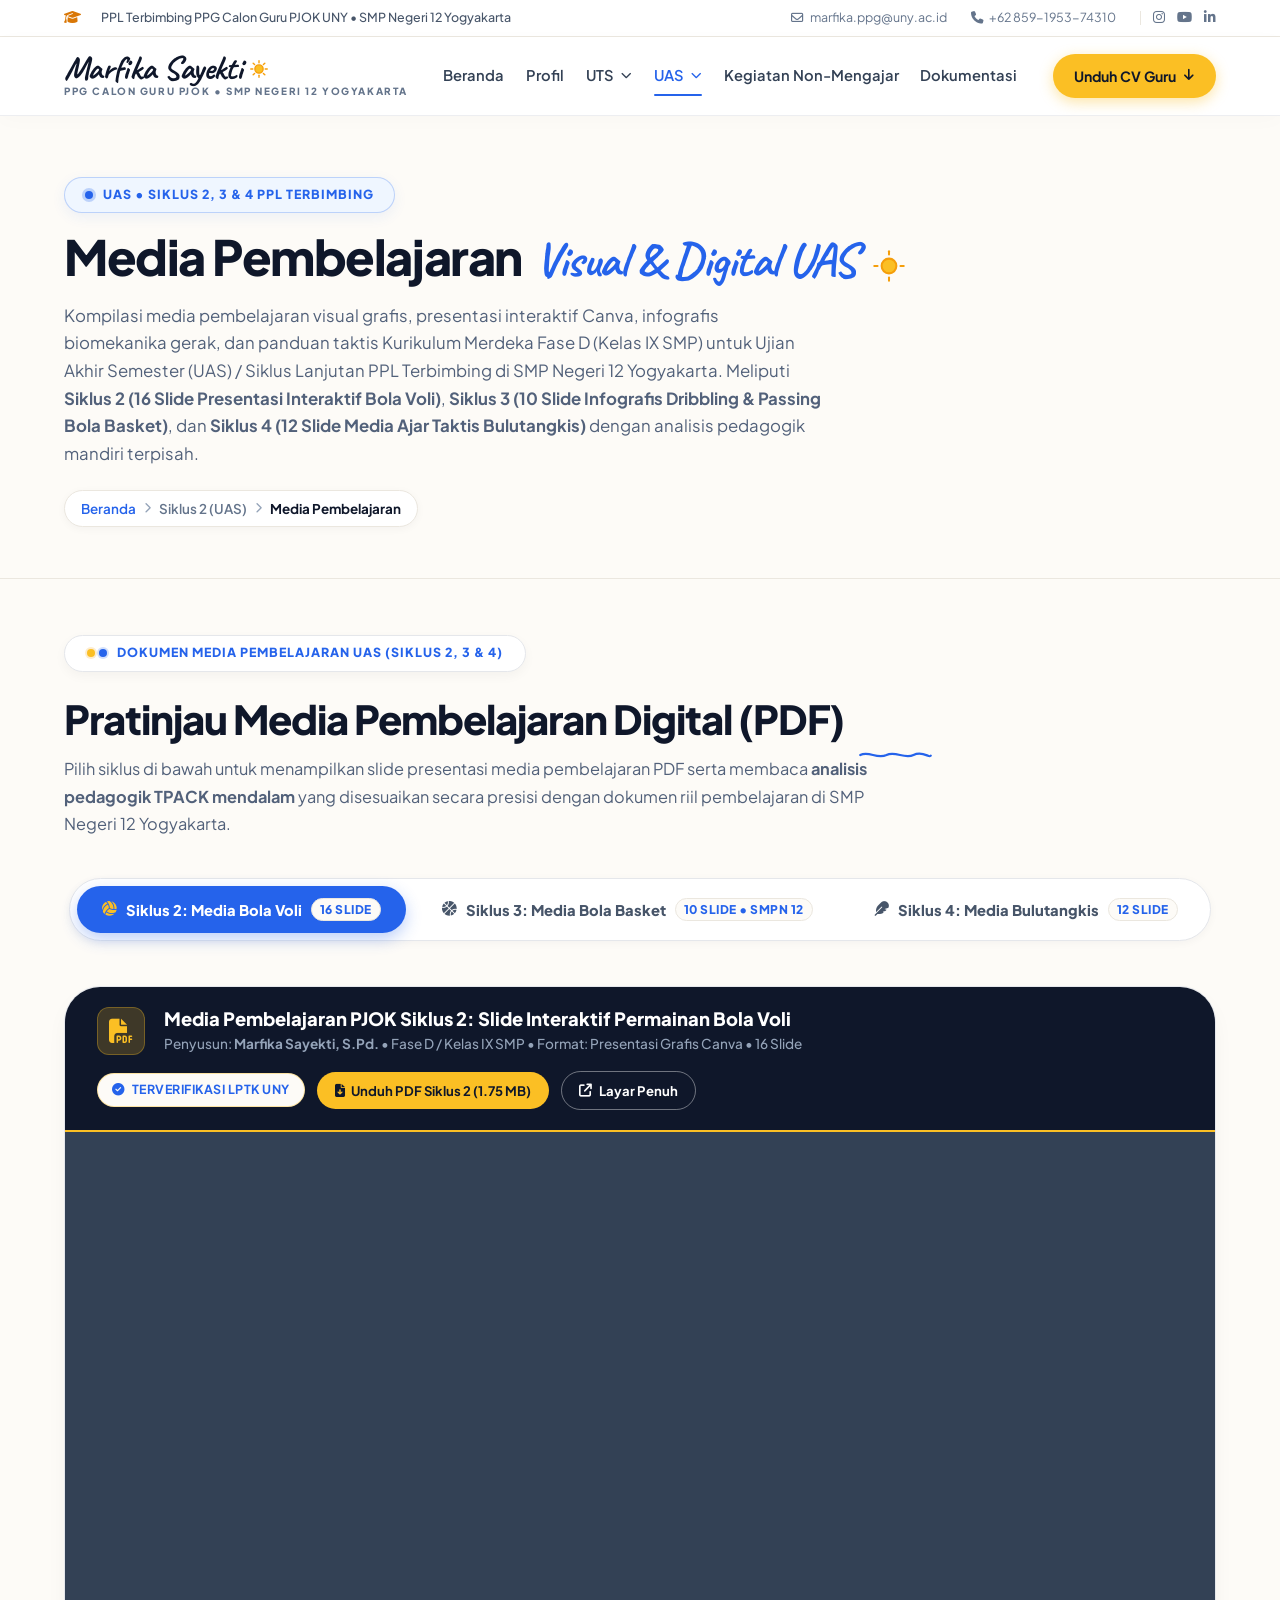
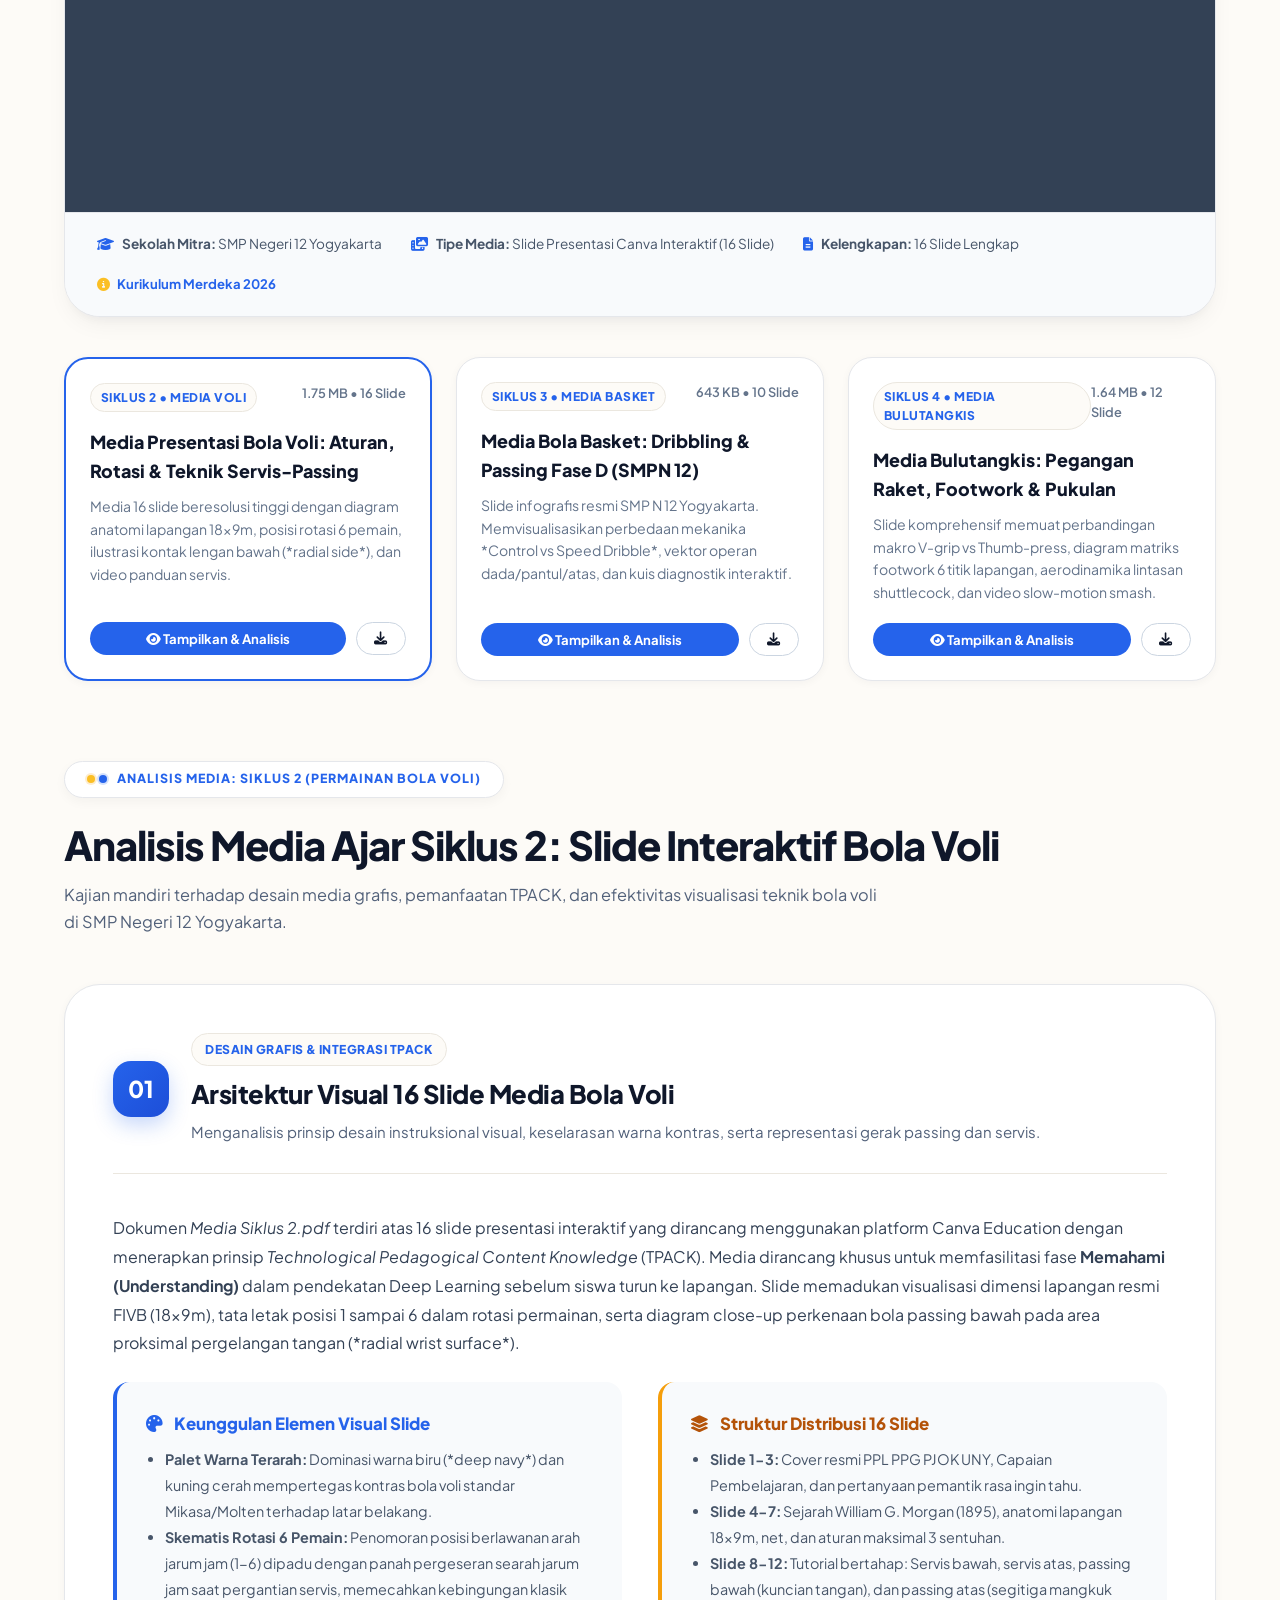
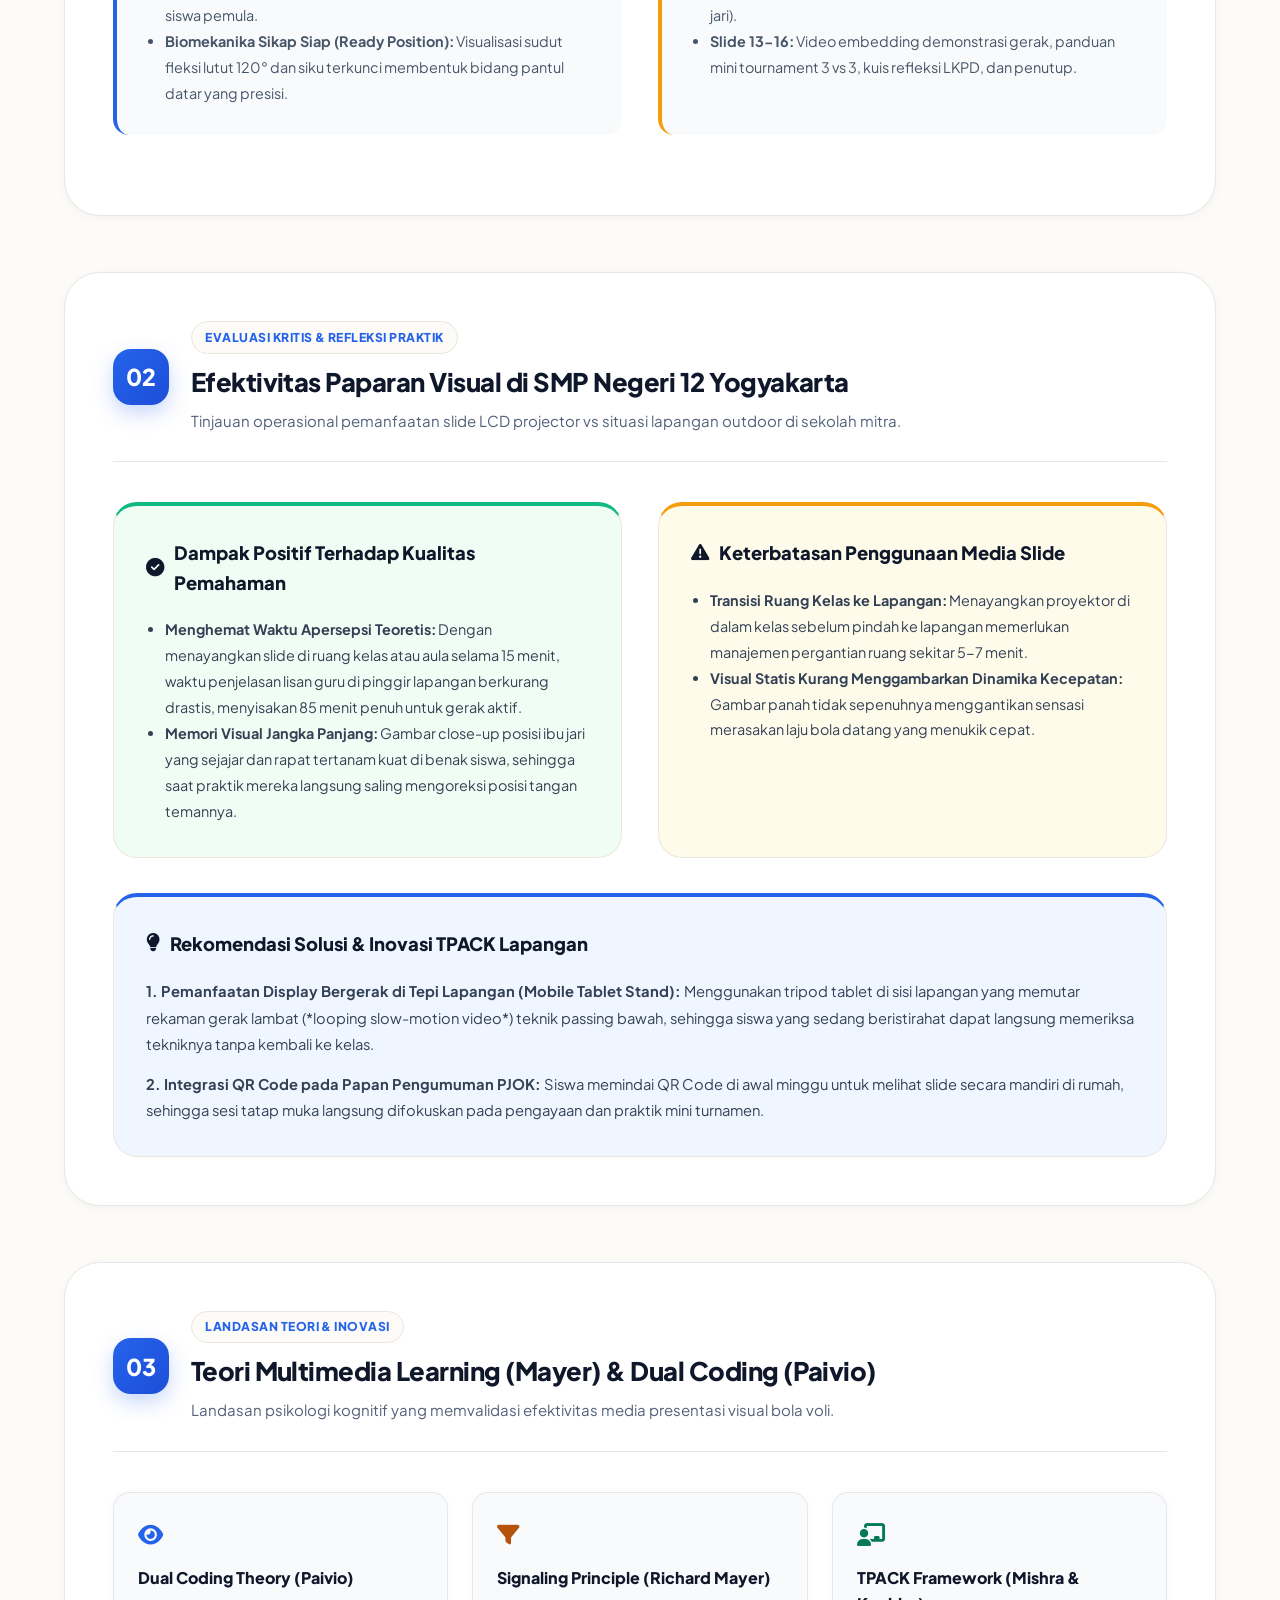
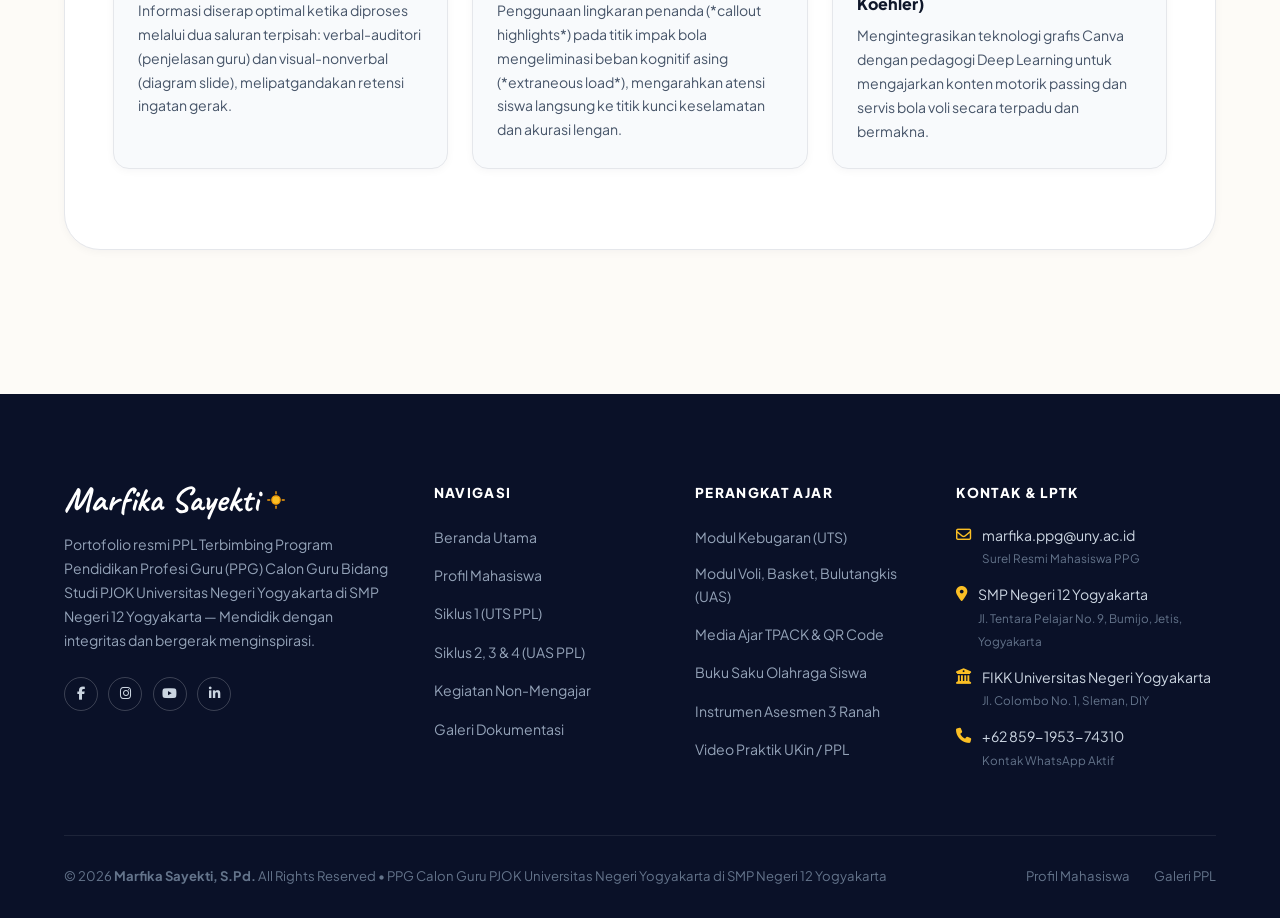
<file: UAS/media.html>
<!DOCTYPE html>
<html lang="id">
<head>
  <meta charset="UTF-8">
  <meta name="viewport" content="width=device-width, initial-scale=1.0">
  <title>UAS - Media Pembelajaran PJOK (Siklus 2, 3 & 4) | Marfika Sayekti, S.Pd. - UNY</title>
  
  <link rel="icon" type="image/png" href="../logo.png">
  <link rel="preconnect" href="https://fonts.googleapis.com">
  <link rel="preconnect" href="https://fonts.gstatic.com" crossorigin>
  <link href="https://fonts.googleapis.com/css2?family=Caveat:wght@600;700&family=Plus+Jakarta+Sans:wght@300;400;500;600;700;800&display=swap" rel="stylesheet">
  <link rel="stylesheet" href="https://cdnjs.cloudflare.com/ajax/libs/font-awesome/6.5.1/css/all.min.css">
  <link rel="stylesheet" href="../css/studio-theme.css?v=2.1">
</head>
<body>

  <!-- =================================================================
       1. TOPBAR (Studio Theme)
       ================================================================= -->
    <!-- =================================================================
       1. TOPBAR (Studio Theme)
       ================================================================= -->
  <div class="topbar-studio">
    <div class="container topbar-studio-inner">
      <div class="topbar-left">
        <i class="fa-solid fa-graduation-cap lead-icon"></i>
        <span>PPL Terbimbing PPG Calon Guru PJOK UNY • SMP Negeri 12 Yogyakarta</span>
      </div>

      <div class="topbar-right">
        <a href="mailto:marfika.ppg@uny.ac.id" class="topbar-contact-item">
          <i class="fa-regular fa-envelope"></i>
          <span>marfika.ppg@uny.ac.id</span>
        </a>
        <a href="tel:+62859195374310" class="topbar-contact-item">
          <i class="fa-solid fa-phone"></i>
          <span>+62 859-1953-74310</span>
        </a>

        <div class="topbar-socials">
          <a href="javascript:void(0)" onclick="showToast('Instagram Marfika Sayekti')" class="topbar-social-link" aria-label="Instagram"><i class="fa-brands fa-instagram"></i></a>
          <a href="javascript:void(0)" onclick="showToast('Kanal YouTube Pembelajaran PJOK')" class="topbar-social-link" aria-label="YouTube"><i class="fa-brands fa-youtube"></i></a>
          <a href="javascript:void(0)" onclick="showToast('LinkedIn Marfika Sayekti')" class="topbar-social-link" aria-label="LinkedIn"><i class="fa-brands fa-linkedin-in"></i></a>
        </div>
      </div>
    </div>
  </div>

  <!-- =================================================================
       2. MAIN NAVBAR (Clean Studio Header + Script Logo & Sun Doodle)
       ================================================================= -->
  <header class="navbar-studio">
    <div class="container navbar-studio-inner">
      
      <!-- Brand Logo: Handwritten "Marfika" with radiant Sun Doodle -->
      <a href="../index.html" class="brand-studio">
        <div class="brand-studio-text">
          <span class="brand-studio-logo">
            Marfika Sayekti
            <!-- Sun Doodle SVG with Rays -->
            <svg class="sun-logo-doodle" viewBox="0 0 32 32" fill="none" xmlns="http://www.w3.org/2000/svg">
              <circle cx="16" cy="16" r="6" fill="#FBBF24" stroke="#F59E0B" stroke-width="2"/>
              <line x1="16" y1="4" x2="16" y2="7" stroke="#F59E0B" stroke-width="2" stroke-linecap="round"/>
              <line x1="16" y1="25" x2="16" y2="28" stroke="#F59E0B" stroke-width="2" stroke-linecap="round"/>
              <line x1="4" y1="16" x2="7" y2="16" stroke="#F59E0B" stroke-width="2" stroke-linecap="round"/>
              <line x1="25" y1="16" x2="28" y2="16" stroke="#F59E0B" stroke-width="2" stroke-linecap="round"/>
              <line x1="7.5" y1="7.5" x2="9.6" y2="9.6" stroke="#F59E0B" stroke-width="2" stroke-linecap="round"/>
              <line x1="22.4" y1="22.4" x2="24.5" y2="24.5" stroke="#F59E0B" stroke-width="2" stroke-linecap="round"/>
              <line x1="7.5" y1="24.5" x2="9.6" y2="22.4" stroke="#F59E0B" stroke-width="2" stroke-linecap="round"/>
              <line x1="22.4" y1="9.6" x2="24.5" y2="7.5" stroke="#F59E0B" stroke-width="2" stroke-linecap="round"/>
            </svg>
          </span>
          <span class="brand-studio-sub">PPG CALON GURU PJOK • SMP NEGERI 12 YOGYAKARTA</span>
        </div>
      </a>

      <!-- Navigation Links: 6 Menu Items Required -->
      <nav>
        <ul class="nav-menu-studio">
          <!-- 1. Beranda -->
          <li><a href="../index.html" class="nav-link-studio">Beranda</a></li>

          <!-- 2. Profil -->
          <li><a href="../profil.html" class="nav-link-studio">Profil</a></li>

          <!-- 3. UTS Dropdown -->
          <li class="nav-studio-dropdown">
            <a href="../UTS/rancangan.html" class="nav-link-studio">
              UTS <i class="fa-solid fa-chevron-down" style="font-size:0.68rem; margin-left:2px;"></i>
            </a>
            <ul class="dropdown-studio-menu">
              <li>
                <a href="../UTS/rancangan.html" class="dropdown-studio-item">
                  <i class="fa-solid fa-file-pen"></i> Rancangan Pembelajaran
                </a>
              </li>
              <li>
                <a href="../UTS/media.html" class="dropdown-studio-item">
                  <i class="fa-solid fa-photo-film"></i> Media Pembelajaran
                </a>
              </li>
              <li>
                <a href="../UTS/materi.html" class="dropdown-studio-item">
                  <i class="fa-solid fa-book-open-reader"></i> Materi Pembelajaran
                </a>
              </li>
              <li>
                <a href="../UTS/instrumen.html" class="dropdown-studio-item">
                  <i class="fa-solid fa-clipboard-check"></i> Instrumen Pembelajaran
                </a>
              </li>
            </ul>
          </li>

          <!-- 4. UAS Dropdown -->
          <li class="nav-studio-dropdown">
            <a href="rancangan.html" class="nav-link-studio active">
              UAS <i class="fa-solid fa-chevron-down" style="font-size:0.68rem; margin-left:2px;"></i>
            </a>
            <ul class="dropdown-studio-menu">
              <li>
                <a href="rancangan.html" class="dropdown-studio-item">
                  <i class="fa-solid fa-file-circle-check"></i> Rancangan Pembelajaran
                </a>
              </li>
              <li>
                <a href="media.html" class="dropdown-studio-item active">
                  <i class="fa-solid fa-laptop-code"></i> Media Pembelajaran
                </a>
              </li>
              <li>
                <a href="materi.html" class="dropdown-studio-item">
                  <i class="fa-solid fa-book-bookmark"></i> Materi Pembelajaran
                </a>
              </li>
              <li>
                <a href="instrumen.html" class="dropdown-studio-item">
                  <i class="fa-solid fa-list-check"></i> Instrumen Pembelajaran
                </a>
              </li>
            </ul>
          </li>

          <!-- 5. Kegiatan Non-Mengajar -->
          <li><a href="../non-mengajar.html" class="nav-link-studio">Kegiatan Non-Mengajar</a></li>

          <!-- 6. Dokumentasi -->
          <li><a href="../dokumentasi.html" class="nav-link-studio">Dokumentasi</a></li>
        </ul>
      </nav>

      <!-- Right Action CTA: Golden-Yellow Pill Button -->
      <div style="display:flex; align-items:center; gap:0.75rem;">
        <a href="../profil.html#cv" class="btn-nav-connect" onclick="showToast('Unduh CV Guru Digital...');">
          <span>Unduh CV Guru</span>
          <i class="fa-solid fa-arrow-down"></i>
        </a>
        <button class="mobile-studio-toggle" aria-label="Buka Menu Navigasi">
          <i class="fa-solid fa-bars"></i>
        </button>
      </div>

    </div>
  </header>

  <!-- =================================================================
       3. SUBPAGE HERO HEADER (Studio Theme)
       ================================================================= -->
  <section class="subpage-studio-hero">
    <div class="container">
      <div class="hero-studio-badge" style="margin-bottom: 1rem;">
        <span class="badge-dot"></span>
        <span>UAS &bull; SIKLUS 2, 3 & 4 PPL TERBIMBING</span>
      </div>

      <h1 class="subpage-hero-title">
        Media Pembelajaran
        <span class="script-highlight" style="font-family: var(--font-script); color: var(--color-primary-blue); font-weight: 700; margin-left: 6px;">
          Visual & Digital UAS
          <svg class="sun-doodle-hero" viewBox="0 0 44 44" fill="none" xmlns="http://www.w3.org/2000/svg" style="width:36px; height:36px; vertical-align:middle; margin-left:6px;">
            <circle cx="22" cy="22" r="9" fill="#FBBF24" stroke="#F59E0B" stroke-width="2.5"/>
            <line x1="22" y1="4" x2="22" y2="8" stroke="#F59E0B" stroke-width="2.5" stroke-linecap="round"/>
            <line x1="22" y1="36" x2="22" y2="40" stroke="#F59E0B" stroke-width="2.5" stroke-linecap="round"/>
            <line x1="4" y1="22" x2="8" y2="22" stroke="#F59E0B" stroke-width="2.5" stroke-linecap="round"/>
            <line x1="36" y1="22" x2="40" y2="22" stroke="#F59E0B" stroke-width="2.5" stroke-linecap="round"/>
          </svg>
        </span>
      </h1>

      <p class="subpage-hero-desc">
        Kompilasi media pembelajaran visual grafis, presentasi interaktif Canva, infografis biomekanika gerak, dan panduan taktis Kurikulum Merdeka Fase D (Kelas IX SMP) untuk Ujian Akhir Semester (UAS) / Siklus Lanjutan PPL Terbimbing di SMP Negeri 12 Yogyakarta. Meliputi <strong>Siklus 2 (16 Slide Presentasi Interaktif Bola Voli)</strong>, <strong>Siklus 3 (10 Slide Infografis Dribbling &amp; Passing Bola Basket)</strong>, dan <strong>Siklus 4 (12 Slide Media Ajar Taktis Bulutangkis)</strong> dengan analisis pedagogik mandiri terpisah.
      </p>

      <div class="studio-breadcrumb">
        <a href="../index.html">Beranda</a>
        <i class="fa-solid fa-chevron-right"></i>
        <span>Siklus 2 (UAS)</span>
        <i class="fa-solid fa-chevron-right"></i>
        <span style="color:var(--color-midnight); font-weight:700;">Media Pembelajaran</span>
      </div>
    </div>
  </section>

  <!-- =================================================================
       4. MAIN CONTENT
       ================================================================= -->
  <main class="studio-content-page" style="padding-top: 3.5rem; padding-bottom: 5.5rem;">
    <div class="container">

      <!-- =============================================================
           A. DOKUMEN UTAMA UAS MEDIA & CYCLE SWITCHER TABS
           ============================================================= -->
      <section style="margin-bottom: 5rem;">
        <div class="section-agency-head" style="margin-bottom: 2.5rem;">
          <div class="badge-pill-group">
            <span class="twin-dot-icon">
              <span></span><span></span>
            </span>
            <span>DOKUMEN MEDIA PEMBELAJARAN UAS (SIKLUS 2, 3 &amp; 4)</span>
          </div>
          <h2 class="section-agency-title">
            Pratinjau Media Pembelajaran Digital (PDF)
            <span class="wavy-squiggle-wrap" style="display:inline-block; vertical-align:middle; margin-left:8px;">
              <svg class="wavy-squiggle-svg" viewBox="0 0 100 16" fill="none" xmlns="http://www.w3.org/2000/svg" style="width:75px; height:12px;">
                <path d="M3 8C15 2 25 14 38 8C50 2 62 14 74 8C86 2 95 12 97 9" stroke="#2563EB" stroke-width="3" stroke-linecap="round"/>
              </svg>
            </span>
          </h2>
          <p class="section-agency-subtitle">
            Pilih siklus di bawah untuk menampilkan slide presentasi media pembelajaran PDF serta membaca <strong>analisis pedagogik TPACK mendalam</strong> yang disesuaikan secara presisi dengan dokumen riil pembelajaran di SMP Negeri 12 Yogyakarta.
          </p>
        </div>

        <!-- Cycle Switcher Tab Navigation -->
        <div class="cycle-switcher-wrapper">
          <div class="cycle-tabs">
            <button id="tab-btn-2" class="cycle-tab-btn active" onclick="switchUASMedia(2)">
              <i class="fa-solid fa-volleyball"></i>
              <span>Siklus 2: Media Bola Voli</span>
              <span class="tag-pill" style="background: rgba(37, 99, 235, 0.15); color: #2563EB; font-size: 0.75rem; padding: 3px 8px; border-radius: 999px;">16 Slide</span>
            </button>

            <button id="tab-btn-3" class="cycle-tab-btn" onclick="switchUASMedia(3)">
              <i class="fa-solid fa-basketball"></i>
              <span>Siklus 3: Media Bola Basket</span>
              <span class="tag-pill" style="background: rgba(245, 158, 11, 0.15); color: #B45309; font-size: 0.75rem; padding: 3px 8px; border-radius: 999px;">10 Slide &bull; SMPN 12</span>
            </button>

            <button id="tab-btn-4" class="cycle-tab-btn" onclick="switchUASMedia(4)">
              <i class="fa-solid fa-feather"></i>
              <span>Siklus 4: Media Bulutangkis</span>
              <span class="tag-pill" style="background: rgba(16, 185, 129, 0.15); color: #047857; font-size: 0.75rem; padding: 3px 8px; border-radius: 999px;">12 Slide</span>
            </button>
          </div>
        </div>

        <!-- PDF Viewer Container Card -->
        <div class="pdf-viewer-card" style="background: #ffffff; border-radius: var(--radius-xl); border: 1.5px solid var(--color-border-card); overflow: hidden; box-shadow: var(--shadow-md); margin-bottom: 2.5rem;">
          <!-- Toolbar -->
          <div class="pdf-viewer-toolbar" style="background: #0F172A; color: #ffffff; padding: 1.25rem 2rem; display: flex; align-items: center; justify-content: space-between; flex-wrap: wrap; gap: 1rem;">
            <div class="pdf-toolbar-info" style="display: flex; align-items: center; gap: 1.2rem;">
              <div class="pdf-toolbar-icon" style="background: rgba(251, 191, 36, 0.2); width: 48px; height: 48px; border-radius: 12px; display: flex; align-items: center; justify-content: center; font-size: 1.5rem; color: #FBBF24;">
                <i id="uas-toolbar-icon-symbol" class="fa-solid fa-file-pdf"></i>
              </div>
              <div>
                <div id="uas-pdf-title" class="pdf-toolbar-title" style="font-size: 1.15rem; font-weight: 800; color: #FFFFFF; margin-bottom: 0.2rem;">
                  Media Pembelajaran PJOK Siklus 2: Slide Interaktif Permainan Bola Voli
                </div>
                <div id="uas-pdf-sub" class="pdf-toolbar-sub" style="font-size: 0.85rem; color: #94A3B8;">
                  Penyusun: <strong>Marfika Sayekti, S.Pd.</strong> &bull; Fase D / Kelas IX SMP &bull; Format: Presentasi Grafis Canva &bull; 16 Slide
                </div>
              </div>
            </div>

            <div class="pdf-toolbar-actions" style="display: flex; align-items: center; gap: 0.75rem; flex-wrap: wrap;">
              <span id="uas-meta-badge" class="tag-pill" style="background: rgba(251, 191, 36, 0.2); color: #FBBF24; font-weight: 700; border: 1px solid rgba(251, 191, 36, 0.4); padding: 6px 14px; font-size: 0.78rem;">
                <i class="fa-solid fa-circle-check" style="margin-right: 5px;"></i> Terverifikasi LPTK UNY
              </span>
              <a id="uas-download-btn" href="../Dokumen/Media Siklus 2.pdf" download="Media_Pembelajaran_PJOK_Siklus2_BolaVoli.pdf" class="btn btn-sun btn-sm" style="background: #FBBF24; color: #0F172A; font-weight: 700; padding: 0.6rem 1.2rem; border-radius: 999px; text-decoration: none; display: inline-flex; align-items: center; gap: 0.4rem;">
                <i class="fa-solid fa-file-arrow-down"></i> <span id="uas-download-text">Unduh PDF Siklus 2 (1.75 MB)</span>
              </a>
              <a id="uas-fullscreen-btn" href="../Dokumen/Media Siklus 2.pdf" target="_blank" rel="noopener noreferrer" class="btn btn-outline-light btn-sm" style="border: 1px solid rgba(255,255,255,0.4); color: #FFFFFF; padding: 0.6rem 1.2rem; border-radius: 999px; text-decoration: none; display: inline-flex; align-items: center; gap: 0.4rem;">
                <i class="fa-solid fa-arrow-up-right-from-square"></i> Layar Penuh
              </a>
            </div>
          </div>

          <!-- Embedded Frame -->
          <div class="pdf-frame-wrapper" style="width: 100%; height: 680px; background: #334155;">
            <iframe 
              id="uas-pdf-frame"
              src="../Dokumen/Media Siklus 2.pdf#toolbar=1&navpanes=0&scrollbar=1" 
              title="Media Pembelajaran UAS Marfika Sayekti"
              style="width: 100%; height: 100%; border: none;"
              loading="lazy">
              <p style="padding: 2rem; color: #FFFFFF; text-align: center;">
                Peramban Anda tidak mendukung tampilan PDF langsung. Silakan 
                <a id="uas-fallback-link" href="../Dokumen/Media Siklus 2.pdf" target="_blank" style="color: #FBBF24; font-weight: bold; text-decoration: underline;">
                  Klik di sini untuk mengunduh atau membuka Media Pembelajaran (.PDF)
                </a>.
              </p>
            </iframe>
          </div>

          <!-- Footer Metadata Bar -->
          <div style="background: #F8FAFC; padding: 1.25rem 2rem; border-top: 1px solid var(--color-border-card); display: flex; align-items: center; justify-content: space-between; flex-wrap: wrap; gap: 1rem;">
            <div style="display: flex; align-items: center; gap: 1.8rem; flex-wrap: wrap;">
              <div style="font-size: 0.85rem; color: #475569;">
                <i class="fa-solid fa-graduation-cap" style="color: var(--color-primary-blue); margin-right: 6px;"></i>
                <strong>Sekolah Mitra:</strong> SMP Negeri 12 Yogyakarta
              </div>
              <div style="font-size: 0.85rem; color: #475569;">
                <i class="fa-solid fa-photo-film" style="color: var(--color-primary-blue); margin-right: 6px;"></i>
                <strong>Tipe Media:</strong> <span id="uas-meta-method">Slide Presentasi Canva Interaktif (16 Slide)</span>
              </div>
              <div style="font-size: 0.85rem; color: #475569;">
                <i class="fa-solid fa-file-lines" style="color: var(--color-primary-blue); margin-right: 6px;"></i>
                <strong>Kelengkapan:</strong> <span id="uas-meta-pages">16 Slide Lengkap</span>
              </div>
            </div>
            <div>
              <a href="javascript:void(0)" onclick="showToast('Dokumen Media Resmi Kurikulum Merdeka Fase D')" style="font-size: 0.82rem; color: var(--color-primary-blue); font-weight: 700; text-decoration: none;">
                <i class="fa-solid fa-circle-info" style="color: #FBBF24; margin-right: 5px;"></i> Kurikulum Merdeka 2026
              </a>
            </div>
          </div>
        </div>

        <!-- Mini Quick Switcher / Summary Cards -->
        <div style="display: grid; grid-template-columns: repeat(auto-fit, minmax(320px, 1fr)); gap: 1.5rem; margin-top: 2rem;">
          
          <!-- Card Siklus 2 -->
          <div id="summary-card-2" class="uas-summary-card" style="background:#ffffff; border:2px solid var(--color-primary-blue); border-radius:var(--radius-lg); padding:1.5rem; box-shadow:var(--shadow-sm); display:flex; flex-direction:column; transition:var(--transition-fast);">
            <div style="display: flex; justify-content: space-between; align-items: flex-start; margin-bottom: 1rem;">
              <span class="tag-pill" style="background: rgba(37, 99, 235, 0.1); color: var(--color-primary-blue); font-weight: 800; font-size: 0.75rem; padding: 4px 10px; border-radius: 999px;">
                SIKLUS 2 &bull; MEDIA VOLI
              </span>
              <span style="font-size: 0.8rem; color: #64748B; font-weight: 600;">1.75 MB &bull; 16 Slide</span>
            </div>
            <h4 style="font-size: 1.12rem; font-weight: 800; color: #0F172A; margin-bottom: 0.6rem;">
              Media Presentasi Bola Voli: Aturan, Rotasi &amp; Teknik Servis-Passing
            </h4>
            <p style="font-size: 0.88rem; color: #64748B; line-height: 1.6; margin-bottom: 1.25rem; flex: 1;">
              Media 16 slide beresolusi tinggi dengan diagram anatomi lapangan 18&times;9m, posisi rotasi 6 pemain, ilustrasi kontak lengan bawah (*radial side*), dan video panduan servis.
            </p>
            <div style="display: flex; gap: 0.6rem;">
              <button class="btn btn-primary-blue btn-sm" style="flex: 1; background: var(--color-primary-blue); color: #fff; border: none; padding: 0.55rem 1rem; border-radius: 999px; font-weight: 700; cursor: pointer;" onclick="switchUASMedia(2)">
                <i class="fa-solid fa-eye"></i> Tampilkan &amp; Analisis
              </button>
              <a href="../Dokumen/Media Siklus 2.pdf" download="Media_Pembelajaran_PJOK_Siklus2_BolaVoli.pdf" class="btn btn-outline-dark btn-sm" style="border: 1px solid #CBD5E1; color: #334155; padding: 0.55rem 0.9rem; border-radius: 999px; text-decoration: none;" aria-label="Unduh Media Siklus 2">
                <i class="fa-solid fa-download"></i>
              </a>
            </div>
          </div>

          <!-- Card Siklus 3 -->
          <div id="summary-card-3" class="uas-summary-card" style="background:#ffffff; border:1px solid var(--color-border-card); border-radius:var(--radius-lg); padding:1.5rem; box-shadow:var(--shadow-sm); display:flex; flex-direction:column; transition:var(--transition-fast);">
            <div style="display: flex; justify-content: space-between; align-items: flex-start; margin-bottom: 1rem;">
              <span class="tag-pill" style="background: rgba(245, 158, 11, 0.12); color: #B45309; font-weight: 800; font-size: 0.75rem; padding: 4px 10px; border-radius: 999px;">
                SIKLUS 3 &bull; MEDIA BASKET
              </span>
              <span style="font-size: 0.8rem; color: #64748B; font-weight: 600;">643 KB &bull; 10 Slide</span>
            </div>
            <h4 style="font-size: 1.12rem; font-weight: 800; color: #0F172A; margin-bottom: 0.6rem;">
              Media Bola Basket: Dribbling &amp; Passing Fase D (SMPN 12)
            </h4>
            <p style="font-size: 0.88rem; color: #64748B; line-height: 1.6; margin-bottom: 1.25rem; flex: 1;">
              Slide infografis resmi SMP N 12 Yogyakarta. Memvisualisasikan perbedaan mekanika *Control vs Speed Dribble*, vektor operan dada/pantul/atas, dan kuis diagnostik interaktif.
            </p>
            <div style="display: flex; gap: 0.6rem;">
              <button class="btn btn-primary-blue btn-sm" style="flex: 1; background: var(--color-primary-blue); color: #fff; border: none; padding: 0.55rem 1rem; border-radius: 999px; font-weight: 700; cursor: pointer;" onclick="switchUASMedia(3)">
                <i class="fa-solid fa-eye"></i> Tampilkan &amp; Analisis
              </button>
              <a href="../Dokumen/Media Siklus 3.pdf" download="Media_Pembelajaran_PJOK_Siklus3_BolaBasket.pdf" class="btn btn-outline-dark btn-sm" style="border: 1px solid #CBD5E1; color: #334155; padding: 0.55rem 0.9rem; border-radius: 999px; text-decoration: none;" aria-label="Unduh Media Siklus 3">
                <i class="fa-solid fa-download"></i>
              </a>
            </div>
          </div>

          <!-- Card Siklus 4 -->
          <div id="summary-card-4" class="uas-summary-card" style="background:#ffffff; border:1px solid var(--color-border-card); border-radius:var(--radius-lg); padding:1.5rem; box-shadow:var(--shadow-sm); display:flex; flex-direction:column; transition:var(--transition-fast);">
            <div style="display: flex; justify-content: space-between; align-items: flex-start; margin-bottom: 1rem;">
              <span class="tag-pill" style="background: rgba(16, 185, 129, 0.12); color: #047857; font-weight: 800; font-size: 0.75rem; padding: 4px 10px; border-radius: 999px;">
                SIKLUS 4 &bull; MEDIA BULUTANGKIS
              </span>
              <span style="font-size: 0.8rem; color: #64748B; font-weight: 600;">1.64 MB &bull; 12 Slide</span>
            </div>
            <h4 style="font-size: 1.12rem; font-weight: 800; color: #0F172A; margin-bottom: 0.6rem;">
              Media Bulutangkis: Pegangan Raket, Footwork &amp; Pukulan
            </h4>
            <p style="font-size: 0.88rem; color: #64748B; line-height: 1.6; margin-bottom: 1.25rem; flex: 1;">
              Slide komprehensif memuat perbandingan makro V-grip vs Thumb-press, diagram matriks footwork 6 titik lapangan, aerodinamika lintasan shuttlecock, dan video slow-motion smash.
            </p>
            <div style="display: flex; gap: 0.6rem;">
              <button class="btn btn-primary-blue btn-sm" style="flex: 1; background: var(--color-primary-blue); color: #fff; border: none; padding: 0.55rem 1rem; border-radius: 999px; font-weight: 700; cursor: pointer;" onclick="switchUASMedia(4)">
                <i class="fa-solid fa-eye"></i> Tampilkan &amp; Analisis
              </button>
              <a href="../Dokumen/Media Siklus 4.pdf" download="Media_Pembelajaran_PJOK_Siklus4_Bulutangkis.pdf" class="btn btn-outline-dark btn-sm" style="border: 1px solid #CBD5E1; color: #334155; padding: 0.55rem 0.9rem; border-radius: 999px; text-decoration: none;" aria-label="Unduh Media Siklus 4">
                <i class="fa-solid fa-download"></i>
              </a>
            </div>
          </div>

        </div>
      </section>

      <!-- =============================================================
           B. SEPARATE INDIVIDUAL ANALYSES (1 SIKLUS = 1 ANALISIS TERPISAH)
           ============================================================= -->
      <section id="analysis-section-anchor">
        
        <!-- Header Penanda Analisis -->
        <div class="section-agency-head" style="margin-bottom: 3rem;">
          <div class="badge-pill-group">
            <span class="twin-dot-icon">
              <span></span><span></span>
            </span>
            <span id="analysis-cycle-badge">ANALISIS MEDIA: SIKLUS 2 (PERMAINAN BOLA VOLI)</span>
          </div>
          <h2 id="analysis-cycle-main-title" class="section-agency-title">Analisis Media Ajar Siklus 2: Slide Interaktif Bola Voli</h2>
          <p id="analysis-cycle-subtitle" class="section-agency-subtitle">
            Kajian mandiri terhadap desain media grafis, pemanfaatan TPACK, dan efektivitas visualisasi teknik bola voli di SMP Negeri 12 Yogyakarta.
          </p>
        </div>

        <!-- =========================================================
             WADAH ANALISIS SIKLUS 2 (MEDIA BOLA VOLI)
             ========================================================= -->
        <div id="analysis-siklus-2" class="uas-analysis-container" style="display: block;">

          <!-- 1. DESAIN VISUAL & TPACK -->
          <article class="analysis-module-card">
            <div class="analysis-module-header">
              <div class="analysis-module-num">01</div>
              <div>
                <span class="tag-pill" style="margin-bottom:0.5rem; display:inline-block; background:rgba(37,99,235,0.1); color:var(--color-primary-blue); font-weight:800;">
                  DESAIN GRAFIS &amp; INTEGRASI TPACK
                </span>
                <h3 class="analysis-module-title">Arsitektur Visual 16 Slide Media Bola Voli</h3>
                <p class="analysis-module-desc">
                  Menganalisis prinsip desain instruksional visual, keselarasan warna kontras, serta representasi gerak passing dan servis.
                </p>
              </div>
            </div>

            <div class="analysis-content-body">
              <p style="line-height: 1.8; color: #334155; margin-bottom: 1.5rem;">
                Dokumen <em>Media Siklus 2.pdf</em> terdiri atas 16 slide presentasi interaktif yang dirancang menggunakan platform Canva Education dengan menerapkan prinsip <em>Technological Pedagogical Content Knowledge</em> (TPACK). Media dirancang khusus untuk memfasilitasi fase <strong>Memahami (Understanding)</strong> dalam pendekatan Deep Learning sebelum siswa turun ke lapangan. Slide memadukan visualisasi dimensi lapangan resmi FIVB (18&times;9m), tata letak posisi 1 sampai 6 dalam rotasi permainan, serta diagram close-up perkenaan bola passing bawah pada area proksimal pergelangan tangan (*radial wrist surface*).
              </p>

              <div class="analysis-grid-2col" style="margin-bottom: 2rem;">
                <div style="background: #F8FAFC; padding: 1.8rem; border-radius: var(--radius-md); border-left: 4px solid var(--color-primary-blue);">
                  <h5 style="font-size: 1.05rem; font-weight: 800; color: var(--color-primary-blue); margin-bottom: 0.6rem;">
                    <i class="fa-solid fa-palette" style="margin-right: 8px;"></i> Keunggulan Elemen Visual Slide
                  </h5>
                  <ul style="padding-left: 1.2rem; font-size: 0.9rem; color: #475569; line-height: 1.8;">
                    <li><strong>Palet Warna Terarah:</strong> Dominasi warna biru (*deep navy*) dan kuning cerah mempertegas kontras bola voli standar Mikasa/Molten terhadap latar belakang.</li>
                    <li><strong>Skematis Rotasi 6 Pemain:</strong> Penomoran posisi berlawanan arah jarum jam (1-6) dipadu dengan panah pergeseran searah jarum jam saat pergantian servis, memecahkan kebingungan klasik siswa pemula.</li>
                    <li><strong>Biomekanika Sikap Siap (Ready Position):</strong> Visualisasi sudut fleksi lutut 120&deg; dan siku terkunci membentuk bidang pantul datar yang presisi.</li>
                  </ul>
                </div>

                <div style="background: #F8FAFC; padding: 1.8rem; border-radius: var(--radius-md); border-left: 4px solid #F59E0B;">
                  <h5 style="font-size: 1.05rem; font-weight: 800; color: #B45309; margin-bottom: 0.6rem;">
                    <i class="fa-solid fa-layer-group" style="margin-right: 8px;"></i> Struktur Distribusi 16 Slide
                  </h5>
                  <ul style="padding-left: 1.2rem; font-size: 0.9rem; color: #475569; line-height: 1.8;">
                    <li><strong>Slide 1-3:</strong> Cover resmi PPL PPG PJOK UNY, Capaian Pembelajaran, dan pertanyaan pemantik rasa ingin tahu.</li>
                    <li><strong>Slide 4-7:</strong> Sejarah William G. Morgan (1895), anatomi lapangan 18&times;9m, net, dan aturan maksimal 3 sentuhan.</li>
                    <li><strong>Slide 8-12:</strong> Tutorial bertahap: Servis bawah, servis atas, passing bawah (kuncian tangan), dan passing atas (segitiga mangkuk jari).</li>
                    <li><strong>Slide 13-16:</strong> Video embedding demonstrasi gerak, panduan mini tournament 3 vs 3, kuis refleksi LKPD, dan penutup.</li>
                  </ul>
                </div>
              </div>
            </div>
          </article>

          <!-- 2. EVALUASI KRITIS & SOLUSI -->
          <article class="analysis-module-card">
            <div class="analysis-module-header">
              <div class="analysis-module-num">02</div>
              <div>
                <span class="tag-pill" style="margin-bottom:0.5rem; display:inline-block; background:rgba(245,158,11,0.1); color:#B45309; font-weight:800;">
                  EVALUASI KRITIS &amp; REFLEKSI PRAKTIK
                </span>
                <h3 class="analysis-module-title">Efektivitas Paparan Visual di SMP Negeri 12 Yogyakarta</h3>
                <p class="analysis-module-desc">
                  Tinjauan operasional pemanfaatan slide LCD projector vs situasi lapangan outdoor di sekolah mitra.
                </p>
              </div>
            </div>

            <div class="analysis-content-body">
              <div class="analysis-grid-2col" style="margin-bottom: 2rem;">
                
                <div class="analysis-box-item pro">
                  <div class="analysis-box-title">
                    <i class="fa-solid fa-circle-check"></i> Dampak Positif Terhadap Kualitas Pemahaman
                  </div>
                  <ul style="padding-left: 1.2rem; font-size: 0.9rem; color: #334155; line-height: 1.8;">
                    <li><strong>Menghemat Waktu Apersepsi Teoretis:</strong> Dengan menayangkan slide di ruang kelas atau aula selama 15 menit, waktu penjelasan lisan guru di pinggir lapangan berkurang drastis, menyisakan 85 menit penuh untuk gerak aktif.</li>
                    <li><strong>Memori Visual Jangka Panjang:</strong> Gambar close-up posisi ibu jari yang sejajar dan rapat tertanam kuat di benak siswa, sehingga saat praktik mereka langsung saling mengoreksi posisi tangan temannya.</li>
                  </ul>
                </div>

                <div class="analysis-box-item con">
                  <div class="analysis-box-title">
                    <i class="fa-solid fa-triangle-exclamation"></i> Keterbatasan Penggunaan Media Slide
                  </div>
                  <ul style="padding-left: 1.2rem; font-size: 0.9rem; color: #334155; line-height: 1.8;">
                    <li><strong>Transisi Ruang Kelas ke Lapangan:</strong> Menayangkan proyektor di dalam kelas sebelum pindah ke lapangan memerlukan manajemen pergantian ruang sekitar 5-7 menit.</li>
                    <li><strong>Visual Statis Kurang Menggambarkan Dinamika Kecepatan:</strong> Gambar panah tidak sepenuhnya menggantikan sensasi merasakan laju bola datang yang menukik cepat.</li>
                  </ul>
                </div>

              </div>

              <div class="analysis-box-item solution">
                <div class="analysis-box-title">
                  <i class="fa-solid fa-lightbulb"></i> Rekomendasi Solusi &amp; Inovasi TPACK Lapangan
                </div>
                <div style="font-size: 0.92rem; color: #334155; line-height: 1.8;">
                  <p style="margin-bottom: 0.8rem;">
                    <strong>1. Pemanfaatan Display Bergerak di Tepi Lapangan (Mobile Tablet Stand):</strong> Menggunakan tripod tablet di sisi lapangan yang memutar rekaman gerak lambat (*looping slow-motion video*) teknik passing bawah, sehingga siswa yang sedang beristirahat dapat langsung memeriksa tekniknya tanpa kembali ke kelas.
                  </p>
                  <p>
                    <strong>2. Integrasi QR Code pada Papan Pengumuman PJOK:</strong> Siswa memindai QR Code di awal minggu untuk melihat slide secara mandiri di rumah, sehingga sesi tatap muka langsung difokuskan pada pengayaan dan praktik mini turnamen.
                  </p>
                </div>
              </div>
            </div>
          </article>

          <!-- 3. LANDASAN TEORI PEDAGOGIK -->
          <article class="analysis-module-card">
            <div class="analysis-module-header">
              <div class="analysis-module-num">03</div>
              <div>
                <span class="tag-pill" style="margin-bottom:0.5rem; display:inline-block; background:rgba(16,185,129,0.1); color:#047857; font-weight:800;">
                  LANDASAN TEORI &amp; INOVASI
                </span>
                <h3 class="analysis-module-title">Teori Multimedia Learning (Mayer) &amp; Dual Coding (Paivio)</h3>
                <p class="analysis-module-desc">
                  Landasan psikologi kognitif yang memvalidasi efektivitas media presentasi visual bola voli.
                </p>
              </div>
            </div>

            <div class="analysis-content-body">
              <div class="theory-grid" style="display: grid; grid-template-columns: repeat(auto-fit, minmax(280px, 1fr)); gap: 1.5rem; margin-bottom: 2rem;">
                
                <div class="theory-card" style="background:#F8FAFC; border:1px solid var(--color-border-card); border-radius:var(--radius-md); padding:1.5rem;">
                  <div style="font-size: 1.4rem; color: var(--color-primary-blue); margin-bottom: 0.8rem;">
                    <i class="fa-solid fa-eye"></i>
                  </div>
                  <h5 style="font-weight: 800; font-size: 1rem; color: #0F172A; margin-bottom: 0.5rem;">Dual Coding Theory (Paivio)</h5>
                  <p style="font-size: 0.88rem; color: #475569; line-height: 1.7;">
                    Informasi diserap optimal ketika diproses melalui dua saluran terpisah: verbal-auditori (penjelasan guru) dan visual-nonverbal (diagram slide), melipatgandakan retensi ingatan gerak.
                  </p>
                </div>

                <div class="theory-card" style="background:#F8FAFC; border:1px solid var(--color-border-card); border-radius:var(--radius-md); padding:1.5rem;">
                  <div style="font-size: 1.4rem; color: #B45309; margin-bottom: 0.8rem;">
                    <i class="fa-solid fa-filter"></i>
                  </div>
                  <h5 style="font-weight: 800; font-size: 1rem; color: #0F172A; margin-bottom: 0.5rem;">Signaling Principle (Richard Mayer)</h5>
                  <p style="font-size: 0.88rem; color: #475569; line-height: 1.7;">
                    Penggunaan lingkaran penanda (*callout highlights*) pada titik impak bola mengeliminasi beban kognitif asing (*extraneous load*), mengarahkan atensi siswa langsung ke titik kunci keselamatan dan akurasi lengan.
                  </p>
                </div>

                <div class="theory-card" style="background:#F8FAFC; border:1px solid var(--color-border-card); border-radius:var(--radius-md); padding:1.5rem;">
                  <div style="font-size: 1.4rem; color: #047857; margin-bottom: 0.8rem;">
                    <i class="fa-solid fa-chalkboard-user"></i>
                  </div>
                  <h5 style="font-weight: 800; font-size: 1rem; color: #0F172A; margin-bottom: 0.5rem;">TPACK Framework (Mishra &amp; Koehler)</h5>
                  <p style="font-size: 0.88rem; color: #475569; line-height: 1.7;">
                    Mengintegrasikan teknologi grafis Canva dengan pedagogi Deep Learning untuk mengajarkan konten motorik passing dan servis bola voli secara terpadu dan bermakna.
                  </p>
                </div>

              </div>
            </div>
          </article>

        </div>

        <!-- =========================================================
             WADAH ANALISIS SIKLUS 3 (MEDIA BOLA BASKET)
             ========================================================= -->
        <div id="analysis-siklus-3" class="uas-analysis-container" style="display: none;">

          <!-- 1. DESAIN VISUAL & TPACK -->
          <article class="analysis-module-card">
            <div class="analysis-module-header">
              <div class="analysis-module-num">01</div>
              <div>
                <span class="tag-pill" style="margin-bottom:0.5rem; display:inline-block; background:rgba(245,158,11,0.1); color:#B45309; font-weight:800;">
                  DESAIN GRAFIS &amp; INTEGRASI TPACK
                </span>
                <h3 class="analysis-module-title">Visualisasi Biomekanika Dribbling &amp; Passing Bola Basket</h3>
                <p class="analysis-module-desc">
                  Mengkaji 10 slide infografis resmi SMP N 12 Yogyakarta dalam menjembatani pemahaman konseptual dan keterampilan motorik invasi basket.
                </p>
              </div>
            </div>

            <div class="analysis-content-body">
              <p style="line-height: 1.8; color: #334155; margin-bottom: 1.5rem;">
                Dokumen <em>Media Siklus 3.pdf</em> (10 slide) dirancang secara spesifik untuk jenjang SMP Kelas IX Fase D di SMP N 12 Yogyakarta dengan topik <strong>Bola Basket: Dribbling &amp; Passing</strong>. Media ini menyajikan perpaduan grafis presisi tinggi, membedah anatomi lapangan standar FIBA (28&times;15 meter), area restricted arc, garis 3-poin, serta biomekanika pelepasan operan. Setiap slide didesain dengan hierarki tipografi tegas dan ilustrasi vektor yang menjelaskan pergerakan bola serta sudut tolakan tubuh.
              </p>

              <div class="analysis-grid-2col" style="margin-bottom: 2rem;">
                <div style="background: #F8FAFC; padding: 1.8rem; border-radius: var(--radius-md); border-left: 4px solid #F59E0B;">
                  <h5 style="font-size: 1.05rem; font-weight: 800; color: #B45309; margin-bottom: 0.6rem;">
                    <i class="fa-solid fa-basketball" style="margin-right: 8px;"></i> Inti Muatan Grafis Slide Dribble
                  </h5>
                  <ul style="padding-left: 1.2rem; font-size: 0.9rem; color: #475569; line-height: 1.8;">
                    <li><strong>Perbandingan Visual Kontrol vs Kecepatan:</strong> Menjajarkan gambar *Low Dribble* (melindungi bola saat dikawal ketat) dan *High Speed Dribble* (dorongan bola ke depan saat transisi kilat).</li>
                    <li><strong>Kontak Bantalan Jari (Finger Pads):</strong> Menyorot area anatomi telapak tangan yang boleh dan tidak boleh menyentuh bola guna mencegah *carrying/palming violation*.</li>
                    <li><strong>Scanning Visual:</strong> Panah pandangan mata yang diarahkan ke depan, bukan menatap bola di lantai.</li>
                  </ul>
                </div>

                <div style="background: #F8FAFC; padding: 1.8rem; border-radius: var(--radius-md); border-left: 4px solid var(--color-primary-blue);">
                  <h5 style="font-size: 1.05rem; font-weight: 800; color: var(--color-primary-blue); margin-bottom: 0.6rem;">
                    <i class="fa-solid fa-arrows-split-up-and-left" style="margin-right: 8px;"></i> Visualisasi 3 Jenis Operan Kunci
                  </h5>
                  <ul style="padding-left: 1.2rem; font-size: 0.9rem; color: #475569; line-height: 1.8;">
                    <li><strong>Chest Pass:</strong> Vektor dorongan lurus setinggi dada dengan lecutan pergelangan tangan keluar (*thumbs down finish*).</li>
                    <li><strong>Bounce Pass:</strong> Penandaan visual titik pantul 2/3 jarak menuju rekan setim agar pantulan bola nyaman ditangkap setinggi pinggang.</li>
                    <li><strong>Overhead Pass:</strong> Posisi bola di atas dahi (bukan di belakang kepala) untuk menghindari bola direbut dari belakang.</li>
                  </ul>
                </div>
              </div>
            </div>
          </article>

          <!-- 2. EVALUASI KRITIS & SOLUSI -->
          <article class="analysis-module-card">
            <div class="analysis-module-header">
              <div class="analysis-module-num">02</div>
              <div>
                <span class="tag-pill" style="margin-bottom:0.5rem; display:inline-block; background:rgba(245,158,11,0.1); color:#B45309; font-weight:800;">
                  EVALUASI KRITIS &amp; REFLEKSI PRAKTIK
                </span>
                <h3 class="analysis-module-title">Efektivitas Interaksi &amp; Solusi Keterbatasan Media Slide</h3>
                <p class="analysis-module-desc">
                  Tinjauan kritis terhadap keterbacaan infografis bola basket dalam memandu latihan unjuk kerja motorik di SMP Negeri 12 Yogyakarta.
                </p>
              </div>
            </div>

            <div class="analysis-content-body">
              <div class="analysis-grid-2col" style="margin-bottom: 2rem;">
                
                <div class="analysis-box-item pro">
                  <div class="analysis-box-title">
                    <i class="fa-solid fa-circle-check"></i> Keunggulan Representasi Grafis
                  </div>
                  <ul style="padding-left: 1.2rem; font-size: 0.9rem; color: #334155; line-height: 1.8;">
                    <li><strong>Kompak &amp; Tepat Sasaran:</strong> 10 slide padat tanpa teks bertele-tele, membuat fokus perhatian siswa tetap terjaga pada esensi biomekanika gerak.</li>
                    <li><strong>Slide Kuis Formatif Reflektif:</strong> Slide 9 menyajikan pertanyaan skenario situasi permainan yang menuntut analisis nalar kritis siswa sebelum eksekusi lapangan.</li>
                  </ul>
                </div>

                <div class="analysis-box-item con">
                  <div class="analysis-box-title">
                    <i class="fa-solid fa-triangle-exclamation"></i> Tantangan Implementasi Lapangan
                  </div>
                  <ul style="padding-left: 1.2rem; font-size: 0.9rem; color: #334155; line-height: 1.8;">
                    <li><strong>Kendala Memori Kerja Siswa:</strong> Saat mempraktikkan drill di lapangan terbuka, sebagian siswa melupakan detail posisi ibu jari saat *chest pass*.</li>
                    <li><strong>Variasi Kecepatan Tangkap:</strong> Siswa yang belum pernah bermain basket membutuhkan lebih banyak pengulangan visual dibanding siswa ekstrakurikuler.</li>
                  </ul>
                </div>

              </div>

              <div class="analysis-box-item solution">
                <div class="analysis-box-title">
                  <i class="fa-solid fa-lightbulb"></i> Solusi Pedagogik Terpadu
                </div>
                <div style="font-size: 0.92rem; color: #334155; line-height: 1.8;">
                  <p style="margin-bottom: 0.8rem;">
                    <strong>1. Lembar Kerja Lapangan Infografis Laminasi (Pocket Cue Cards):</strong> Mencetak ringkasan visual slide 5 dan 7 pada kartu berukuran saku terlaminasi yang dipegang oleh ketua regu, menjadi panduan koreksi instan saat latihan berpasangan.
                  </p>
                  <p>
                    <strong>2. Integrasi Gerak "Call &amp; Freeze":</strong> Guru membunyikan peluit dan menyebutkan kode slide (misal: "Bounce Pass 2/3!"), dan seluruh siswa harus berhenti pada posisi akhir (*follow-through freeze*) untuk mengecek keselarasan form gerak dengan slide media.
                  </p>
                </div>
              </div>
            </div>
          </article>

          <!-- 3. LANDASAN TEORI PEDAGOGIK -->
          <article class="analysis-module-card">
            <div class="analysis-module-header">
              <div class="analysis-module-num">03</div>
              <div>
                <span class="tag-pill" style="margin-bottom:0.5rem; display:inline-block; background:rgba(16,185,129,0.1); color:#047857; font-weight:800;">
                  LANDASAN TEORI &amp; INOVASI
                </span>
                <h3 class="analysis-module-title">Cognitive Load Theory &amp; Spatial Contiguity Principle</h3>
                <p class="analysis-module-desc">
                  Tinjauan ilmiah pengelolaan beban kognitif pada pembelajaran gerak olahraga beregu.
                </p>
              </div>
            </div>

            <div class="analysis-content-body">
              <div class="theory-grid" style="display: grid; grid-template-columns: repeat(auto-fit, minmax(280px, 1fr)); gap: 1.5rem; margin-bottom: 2rem;">
                
                <div class="theory-card" style="background:#F8FAFC; border:1px solid var(--color-border-card); border-radius:var(--radius-md); padding:1.5rem;">
                  <div style="font-size: 1.4rem; color: #B45309; margin-bottom: 0.8rem;">
                    <i class="fa-solid fa-arrows-to-circle"></i>
                  </div>
                  <h5 style="font-weight: 800; font-size: 1rem; color: #0F172A; margin-bottom: 0.5rem;">Spatial Contiguity Principle</h5>
                  <p style="font-size: 0.88rem; color: #475569; line-height: 1.7;">
                    Mayer (2009) membuktikan bahwa kata-kata kunci diletakkan berdekatan dengan gambar anatomi tangan dan lintasan bola, menghindarkan siswa dari beban membagi fokus (*split-attention*).
                  </p>
                </div>

                <div class="theory-card" style="background:#F8FAFC; border:1px solid var(--color-border-card); border-radius:var(--radius-md); padding:1.5rem;">
                  <div style="font-size: 1.4rem; color: var(--color-primary-blue); margin-bottom: 0.8rem;">
                    <i class="fa-solid fa-bolt"></i>
                  </div>
                  <h5 style="font-weight: 800; font-size: 1rem; color: #0F172A; margin-bottom: 0.5rem;">Schema Acquisition (Sweller)</h5>
                  <p style="font-size: 0.88rem; color: #475569; line-height: 1.7;">
                    Infografis langkah kaki pada slide passing membantu siswa mengabstraksi rangkaian gerak kompleks menjadi satu unit skema memori (*chunking*), mempercepat eksekusi tanpa ragu.
                  </p>
                </div>

                <div class="theory-card" style="background:#F8FAFC; border:1px solid var(--color-border-card); border-radius:var(--radius-md); padding:1.5rem;">
                  <div style="font-size: 1.4rem; color: #047857; margin-bottom: 0.8rem;">
                    <i class="fa-solid fa-graduation-cap"></i>
                  </div>
                  <h5 style="font-weight: 800; font-size: 1rem; color: #0F172A; margin-bottom: 0.5rem;">Joyful Learning Reinforcement</h5>
                  <p style="font-size: 0.88rem; color: #475569; line-height: 1.7;">
                    Visual warna-warni yang dinamis memicu antusiasme emosional positif (*affective priming*), meningkatkan kesiapan psikomotorik peserta didik SMP Negeri 12 Yogyakarta.
                  </p>
                </div>

              </div>
            </div>
          </article>

        </div>

        <!-- =========================================================
             WADAH ANALISIS SIKLUS 4 (MEDIA BULUTANGKIS)
             ========================================================= -->
        <div id="analysis-siklus-4" class="uas-analysis-container" style="display: none;">

          <!-- 1. DESAIN VISUAL & TPACK -->
          <article class="analysis-module-card">
            <div class="analysis-module-header">
              <div class="analysis-module-num">01</div>
              <div>
                <span class="tag-pill" style="margin-bottom:0.5rem; display:inline-block; background:rgba(16,185,129,0.1); color:#047857; font-weight:800;">
                  DESAIN GRAFIS &amp; INTEGRASI TPACK
                </span>
                <h3 class="analysis-module-title">Visualisasi Presisi Bulutangkis: Grip, Footwork &amp; Pukulan</h3>
                <p class="analysis-module-desc">
                  Mengkaji 12 slide media ajar karya Muchtar Aji Hidayat / Tim PPG PJOK UNY dalam memandu pembelajaran bulutangkis di SMP Negeri 12 Yogyakarta.
                </p>
              </div>
            </div>

            <div class="analysis-content-body">
              <p style="line-height: 1.8; color: #334155; margin-bottom: 1.5rem;">
                Dokumen <em>Media Siklus 4.pdf</em> menyajikan 12 slide presentasi berorientasi detail grafis tinggi untuk aktivitas gerak bola kecil (Bulutangkis). Media mengupas tuntas tiga pilar fundamental bulutangkis: <strong>Teknik Pegangan Raket</strong> (Forehand &amp; Backhand Grip), <strong>Sikap Siap &amp; Footwork 6 Titik</strong>, serta <strong>Variasi Trayektori Kok</strong> (Servis Pendek, Servis Panjang, Clear/Lob, Smash, dan Netting). Media ini secara efektif memvisualisasikan sudut pandang makro pegangan tangan pada gagang raket berpenampang oktagonal.
              </p>

              <div class="analysis-grid-2col" style="margin-bottom: 2rem;">
                <div style="background: #F8FAFC; padding: 1.8rem; border-radius: var(--radius-md); border-left: 4px solid #047857;">
                  <h5 style="font-size: 1.05rem; font-weight: 800; color: #047857; margin-bottom: 0.6rem;">
                    <i class="fa-solid fa-hand-fist" style="margin-right: 8px;"></i> Visualisasi Makro Grip &amp; Penampang Raket
                  </h5>
                  <ul style="padding-left: 1.2rem; font-size: 0.9rem; color: #475569; line-height: 1.8;">
                    <li><strong>Forehand Grip (Shakehand):</strong> Gambar posisi celah huruf V antara ibu jari dan telunjuk yang berada sejajar dengan rusuk pegangan raket.</li>
                    <li><strong>Backhand Grip (Thumb-Press):</strong> Menyorot bantalan ibu jari yang menekan permukaan datar (*wide bevel*) gagang raket untuk menghasilkan dorongan tenaga lecutan.</li>
                    <li><strong>Visualisasi Kesalahan Umum:</strong> Menampilkan silang merah pada pegangan gebuk kasur (*frying pan grip*) saat melakukan pukulan overhead.</li>
                  </ul>
                </div>

                <div style="background: #F8FAFC; padding: 1.8rem; border-radius: var(--radius-md); border-left: 4px solid var(--color-primary-blue);">
                  <h5 style="font-size: 1.05rem; font-weight: 800; color: var(--color-primary-blue); margin-bottom: 0.6rem;">
                    <i class="fa-solid fa-arrows-to-dot" style="margin-right: 8px;"></i> Matriks Footwork &amp; Garis Lapangan BWF
                  </h5>
                  <ul style="padding-left: 1.2rem; font-size: 0.9rem; color: #475569; line-height: 1.8;">
                    <li><strong>Peta 6 Titik Kaki:</strong> Diagram posisi titik tengah (base position), langkah meluncur ke 2 pojok depan net, 2 titik samping, dan 2 pojok baseline belakang.</li>
                    <li><strong>Perbedaan Batas Tunggal vs Ganda:</strong> Garis berwarna kontras membedakan batas servis ganda (lebar dan pendek) vs tunggal (panjang dan sempit).</li>
                    <li><strong>Sistem Rally Point 21:</strong> Infografis singkat alur skor ganjil (servis dari kiri) dan genap (servis dari kanan).</li>
                  </ul>
                </div>
              </div>
            </div>
          </article>

          <!-- 2. EVALUASI KRITIS & SOLUSI -->
          <article class="analysis-module-card">
            <div class="analysis-module-header">
              <div class="analysis-module-num">02</div>
              <div>
                <span class="tag-pill" style="margin-bottom:0.5rem; display:inline-block; background:rgba(245,158,11,0.1); color:#B45309; font-weight:800;">
                  EVALUASI KRITIS &amp; REFLEKSI PRAKTIK
                </span>
                <h3 class="analysis-module-title">Analisis Efektivitas Visualisasi Media Bulutangkis</h3>
                <p class="analysis-module-desc">
                  Tinjauan kritis kemudahan pemahaman visual siswa dalam menguasai pergantian grip kilat di lapangan.
                </p>
              </div>
            </div>

            <div class="analysis-content-body">
              <div class="analysis-grid-2col" style="margin-bottom: 2rem;">
                
                <div class="analysis-box-item pro">
                  <div class="analysis-box-title">
                    <i class="fa-solid fa-circle-check"></i> Keunggulan Desain Media 12 Slide
                  </div>
                  <ul style="padding-left: 1.2rem; font-size: 0.9rem; color: #334155; line-height: 1.8;">
                    <li><strong>Presisi Grafis Anatomi Tangan:</strong> Close-up tangan memegang raket sangat membantu siswa kelas IX membedakan rasa tekan ibu jari antara servis pendek backhand dan pukulan forehand lob.</li>
                    <li><strong>Diagram Trayektori Shuttlecock:</strong> Kurva parabola pukulan lob yang membubung tinggi dan menukik tajam ke baseline diilustrasikan dengan garis putus-putus berwarna terang yang mudah dipahami.</li>
                  </ul>
                </div>

                <div class="analysis-box-item con">
                  <div class="analysis-box-title">
                    <i class="fa-solid fa-triangle-exclamation"></i> Kendala Persepsi Gerak Siswa
                  </div>
                  <ul style="padding-left: 1.2rem; font-size: 0.9rem; color: #334155; line-height: 1.8;">
                    <li><strong>Kekakuan Transisi Forehand-Backhand:</strong> Siswa paham perbedaan gambar, namun saat bermain cepat di lapangan sering terlambat memutar raket di genggaman.</li>
                    <li><strong>Estimasi Titik Jatuh Kok:</strong> Gambar 2 dimensi tidak mencerminkan efek perlambatan mendadak shuttlecock akibat hambatan udara bulu angsa.</li>
                  </ul>
                </div>

              </div>

              <div class="analysis-box-item solution">
                <div class="analysis-box-title">
                  <i class="fa-solid fa-lightbulb"></i> Solusi Pedagogik &amp; Alat Bantu Fisik
                </div>
                <div style="font-size: 0.92rem; color: #334155; line-height: 1.8;">
                  <p style="margin-bottom: 0.8rem;">
                    <strong>1. Penerapan "Color-Coded Bevel Sticker" pada Gagang Raket:</strong> Menempelkan stiker merah pada bidang datar gagang raket (posisi ibu jari backhand) dan stiker hijau pada rusuk samping (posisi telunjuk forehand), menyelaraskan kode visual pada slide dengan sensor taktil siswa di raket.
                  </p>
                  <p>
                    <strong>2. Latihan "Shadow Switch" Terpandu Suara:</strong> Guru memperagakan slide di depan kelas, dan siswa mengikuti aba-aba "Forehand!" &rarr; "Backhand!" secara cepat selama 1 menit untuk membiasakan refleks rotasi jemari.
                  </p>
                </div>
              </div>
            </div>
          </article>

          <!-- 3. LANDASAN TEORI PEDAGOGIK -->
          <article class="analysis-module-card">
            <div class="analysis-module-header">
              <div class="analysis-module-num">03</div>
              <div>
                <span class="tag-pill" style="margin-bottom:0.5rem; display:inline-block; background:rgba(16,185,129,0.1); color:#047857; font-weight:800;">
                  LANDASAN TEORI &amp; INOVASI
                </span>
                <h3 class="analysis-module-title">Visual Guidance &amp; Observational Motor Learning</h3>
                <p class="analysis-module-desc">
                  Kajian teori Bandura dan Whiting dalam pembentukan representasi mental motorik bulutangkis.
                </p>
              </div>
            </div>

            <div class="analysis-content-body">
              <div class="theory-grid" style="display: grid; grid-template-columns: repeat(auto-fit, minmax(280px, 1fr)); gap: 1.5rem; margin-bottom: 2rem;">
                
                <div class="theory-card" style="background:#F8FAFC; border:1px solid var(--color-border-card); border-radius:var(--radius-md); padding:1.5rem;">
                  <div style="font-size: 1.4rem; color: #047857; margin-bottom: 0.8rem;">
                    <i class="fa-solid fa-user-check"></i>
                  </div>
                  <h5 style="font-weight: 800; font-size: 1rem; color: #0F172A; margin-bottom: 0.5rem;">Bandura's Observational Learning</h5>
                  <p style="font-size: 0.88rem; color: #475569; line-height: 1.7;">
                    Empat fase pemodelan (Atensi, Retensi, Reproduksi Motorik, dan Motivasi) diaktifkan secara utuh melalui visualisasi foto unjuk kerja beresolusi tinggi pada slide media.
                  </p>
                </div>

                <div class="theory-card" style="background:#F8FAFC; border:1px solid var(--color-border-card); border-radius:var(--radius-md); padding:1.5rem;">
                  <div style="font-size: 1.4rem; color: var(--color-primary-blue); margin-bottom: 0.8rem;">
                    <i class="fa-solid fa-compass"></i>
                  </div>
                  <h5 style="font-weight: 800; font-size: 1rem; color: #0F172A; margin-bottom: 0.5rem;">Visual Cueing (Whiting, 1975)</h5>
                  <p style="font-size: 0.88rem; color: #475569; line-height: 1.7;">
                    Garis lintasan putus-putus pada slide berfungsi sebagai isyarat visual (*visual cues*) yang membantu siswa mengantisipasi titik pukul kok di atas kepala (*overhead apex*).
                  </p>
                </div>

                <div class="theory-card" style="background:#F8FAFC; border:1px solid var(--color-border-card); border-radius:var(--radius-md); padding:1.5rem;">
                  <div style="font-size: 1.4rem; color: #B45309; margin-bottom: 0.8rem;">
                    <i class="fa-solid fa-feather-pointed"></i>
                  </div>
                  <h5 style="font-weight: 800; font-size: 1rem; color: #0F172A; margin-bottom: 0.5rem;">Karakter Tangguh &amp; Sportif</h5>
                  <p style="font-size: 0.88rem; color: #475569; line-height: 1.7;">
                    Slide nilai etika bulutangkis mengingatkan siswa untuk saling mengembalikan kok secara sopan dan menghormati keputusan lawan di lapangan.
                  </p>
                </div>

              </div>
            </div>
          </article>

        </div>

      </section>

    </div>
  </main>

    <footer class="footer-midnight-studio">
    <div class="container">
      <div class="footer-studio-grid">
        
        <!-- Col 1: Brand Info -->
        <div>
          <a href="../index.html" class="footer-brand-logo">
            Marfika Sayekti
            <svg class="sun-logo-doodle" viewBox="0 0 32 32" fill="none" xmlns="http://www.w3.org/2000/svg">
              <circle cx="16" cy="16" r="6" fill="#FBBF24" stroke="#F59E0B" stroke-width="2"/>
              <line x1="16" y1="4" x2="16" y2="7" stroke="#F59E0B" stroke-width="2" stroke-linecap="round"/>
              <line x1="16" y1="25" x2="16" y2="28" stroke="#F59E0B" stroke-width="2" stroke-linecap="round"/>
              <line x1="4" y1="16" x2="7" y2="16" stroke="#F59E0B" stroke-width="2" stroke-linecap="round"/>
              <line x1="25" y1="16" x2="28" y2="16" stroke="#F59E0B" stroke-width="2" stroke-linecap="round"/>
            </svg>
          </a>
          <p class="footer-brand-desc">
            Portofolio resmi PPL Terbimbing Program Pendidikan Profesi Guru (PPG) Calon Guru Bidang Studi PJOK Universitas Negeri Yogyakarta di SMP Negeri 12 Yogyakarta — Mendidik dengan integritas dan bergerak menginspirasi.
          </p>
          <div class="footer-social-circles">
            <a href="javascript:void(0)" onclick="showStudioToast('Facebook')" class="footer-social-btn" aria-label="Facebook"><i class="fa-brands fa-facebook-f"></i></a>
            <a href="javascript:void(0)" onclick="showStudioToast('Instagram @marfikasayekti')" class="footer-social-btn" aria-label="Instagram"><i class="fa-brands fa-instagram"></i></a>
            <a href="javascript:void(0)" onclick="showStudioToast('YouTube Pembelajaran PJOK')" class="footer-social-btn" aria-label="YouTube"><i class="fa-brands fa-youtube"></i></a>
            <a href="javascript:void(0)" onclick="showStudioToast('LinkedIn Marfika Sayekti')" class="footer-social-btn" aria-label="LinkedIn"><i class="fa-brands fa-linkedin-in"></i></a>
          </div>
        </div>

        <!-- Col 2: NAVIGASI -->
        <div>
          <h4 class="footer-col-title">NAVIGASI</h4>
          <ul class="footer-links-list">
            <li><a href="../index.html" class="footer-link-item">Beranda Utama</a></li>
            <li><a href="../profil.html" class="footer-link-item">Profil Mahasiswa</a></li>
            <li><a href="../UTS/rancangan.html" class="footer-link-item">Siklus 1 (UTS PPL)</a></li>
            <li><a href="../UAS/rancangan.html" class="footer-link-item">Siklus 2, 3 &amp; 4 (UAS PPL)</a></li>
            <li><a href="../non-mengajar.html" class="footer-link-item">Kegiatan Non-Mengajar</a></li>
            <li><a href="../dokumentasi.html" class="footer-link-item">Galeri Dokumentasi</a></li>
          </ul>
        </div>

        <!-- Col 3: PERANGKAT AJAR -->
        <div>
          <h4 class="footer-col-title">PERANGKAT AJAR</h4>
          <ul class="footer-links-list">
            <li><a href="../UTS/rancangan.html" class="footer-link-item">Modul Kebugaran (UTS)</a></li>
            <li><a href="../UAS/rancangan.html" class="footer-link-item">Modul Voli, Basket, Bulutangkis (UAS)</a></li>
            <li><a href="../UTS/media.html" class="footer-link-item">Media Ajar TPACK &amp; QR Code</a></li>
            <li><a href="../UAS/materi.html" class="footer-link-item">Buku Saku Olahraga Siswa</a></li>
            <li><a href="../UTS/instrumen.html" class="footer-link-item">Instrumen Asesmen 3 Ranah</a></li>
            <li><a href="../UTS/video.html" class="footer-link-item">Video Praktik UKin / PPL</a></li>
          </ul>
        </div>

        <!-- Col 4: KONTAK RESMI & LPTK -->
        <div>
          <h4 class="footer-col-title">KONTAK &amp; LPTK</h4>
          <ul class="footer-contact-list">
            <li class="footer-contact-entry">
              <i class="fa-regular fa-envelope"></i>
              <span>marfika.ppg@uny.ac.id<br><small style="color:#64748B;">Surel Resmi Mahasiswa PPG</small></span>
            </li>
            <li class="footer-contact-entry">
              <i class="fa-solid fa-location-dot"></i>
              <span>SMP Negeri 12 Yogyakarta<br><small style="color:#64748B;">Jl. Tentara Pelajar No. 9, Bumijo, Jetis, Yogyakarta</small></span>
            </li>
            <li class="footer-contact-entry">
              <i class="fa-solid fa-building-columns"></i>
              <span>FIKK Universitas Negeri Yogyakarta<br><small style="color:#64748B;">Jl. Colombo No. 1, Sleman, DIY</small></span>
            </li>
            <li class="footer-contact-entry">
              <i class="fa-solid fa-phone"></i>
              <span>+62 859-1953-74310<br><small style="color:#64748B;">Kontak WhatsApp Aktif</small></span>
            </li>
          </ul>
        </div>

      </div>

      <!-- Footer Bottom Bar -->
      <div class="footer-bottom-bar">
        <div>
          &copy; 2026 <strong>Marfika Sayekti, S.Pd.</strong> All Rights Reserved &bull; PPG Calon Guru PJOK Universitas Negeri Yogyakarta di SMP Negeri 12 Yogyakarta
        </div>
        <div class="footer-bottom-links">
          <a href="../profil.html">Profil Mahasiswa</a>
          <a href="../dokumentasi.html">Galeri PPL</a>
        </div>
      </div>
    </div>
  </footer>

  
  <!-- Dynamic UAS Cycle Switcher Script for Media -->
  <script>
    const uasMediaData = {
      2: {
        title: "Media Pembelajaran PJOK Siklus 2: Slide Interaktif Permainan Bola Voli",
        sub: "Penyusun: <strong>Marfika Sayekti, S.Pd.</strong> &bull; Fase D / Kelas IX SMP &bull; Format: Presentasi Grafis Canva &bull; 16 Slide",
        pdfPath: "../Dokumen/Media Siklus 2.pdf",
        downloadName: "Media_Pembelajaran_PJOK_Siklus2_BolaVoli.pdf",
        downloadText: "Unduh PDF Siklus 2 (1.75 MB)",
        badgeText: "Terverifikasi LPTK UNY",
        method: "Slide Presentasi Canva Interaktif (16 Slide)",
        pages: "16 Slide Lengkap",
        analysisBadge: "ANALISIS MEDIA: SIKLUS 2 (PERMAINAN BOLA VOLI)",
        analysisTitle: "Analisis Media Ajar Siklus 2: Slide Interaktif Bola Voli",
        analysisSub: "Kajian mandiri terhadap desain media grafis, pemanfaatan TPACK, dan efektivitas visualisasi teknik bola voli di SMP Negeri 12 Yogyakarta.",
        icon: "fa-volleyball"
      },
      3: {
        title: "Media Pembelajaran PJOK Siklus 3: Bola Basket (Dribbling & Passing)",
        sub: "Penyusun: <strong>Tim PPG PJOK UNY (SMPN 12 Yogyakarta)</strong> &bull; Fase D / Kelas IX SMP &bull; Format: Infografis Lapangan & Biomekanika &bull; 10 Slide",
        pdfPath: "../Dokumen/Media Siklus 3.pdf",
        downloadName: "Media_Pembelajaran_PJOK_Siklus3_BolaBasket.pdf",
        downloadText: "Unduh PDF Siklus 3 (643 KB)",
        badgeText: "Media Resmi SMPN 12 Yogyakarta",
        method: "Infografis & Visual Vektor Lapangan (10 Slide)",
        pages: "10 Slide Lengkap",
        analysisBadge: "ANALISIS MEDIA: SIKLUS 3 (BOLA BASKET: DRIBBLING & PASSING)",
        analysisTitle: "Analisis Media Ajar Siklus 3: Infografis Bola Basket",
        analysisSub: "Mengkaji 10 slide infografis resmi SMP N 12 Yogyakarta dalam menjembatani pemahaman konseptual dan keterampilan motorik invasi basket.",
        icon: "fa-basketball"
      },
      4: {
        title: "Media Pembelajaran PJOK Siklus 4: Permainan Bulutangkis (Badminton)",
        sub: "Penyusun: <strong>Muchtar Aji Hidayat / Tim PPG PJOK UNY</strong> &bull; Fase D / Kelas IX SMP &bull; Format: Panduan Grafis Teknik & Footwork &bull; 12 Slide",
        pdfPath: "../Dokumen/Media Siklus 4.pdf",
        downloadName: "Media_Pembelajaran_PJOK_Siklus4_Bulutangkis.pdf",
        downloadText: "Unduh PDF Siklus 4 (1.64 MB)",
        badgeText: "Panduan Grafis Beresolusi Tinggi",
        method: "Panduan Visual Teknik & Footwork (12 Slide)",
        pages: "12 Slide Lengkap",
        analysisBadge: "ANALISIS MEDIA: SIKLUS 4 (PERMAINAN BULUTANGKIS)",
        analysisTitle: "Analisis Media Ajar Siklus 4: Panduan Visual Bulutangkis",
        analysisSub: "Mengkaji 12 slide media ajar dalam memandu penguasaan grip forehand/backhand, matriks footwork 6 sudut, dan trayektori shuttlecock.",
        icon: "fa-feather"
      }
    };

    function switchUASMedia(cycle) {
      const data = uasMediaData[cycle];
      if (!data) return;

      // 1. Update Tabs Active State
      [2, 3, 4].forEach(c => {
        const btn = document.getElementById(`tab-btn-${c}`);
        if (btn) {
          if (c === cycle) {
            btn.classList.add('active');
          } else {
            btn.classList.remove('active');
          }
        }
        const card = document.getElementById(`summary-card-${c}`);
        if (card) {
          if (c === cycle) {
            card.style.border = '2px solid var(--color-primary-blue)';
            card.style.boxShadow = 'var(--shadow-md)';
          } else {
            card.style.border = '1px solid var(--color-border-card)';
            card.style.boxShadow = 'var(--shadow-sm)';
          }
        }
      });

      // 2. Update PDF Toolbar & Frame
      const titleEl = document.getElementById('uas-pdf-title');
      const subEl = document.getElementById('uas-pdf-sub');
      const frameEl = document.getElementById('uas-pdf-frame');
      const dlBtn = document.getElementById('uas-download-btn');
      const dlText = document.getElementById('uas-download-text');
      const fsBtn = document.getElementById('uas-fullscreen-btn');
      const fbLink = document.getElementById('uas-fallback-link');
      const metaMethod = document.getElementById('uas-meta-method');
      const metaPages = document.getElementById('uas-meta-pages');
      const metaBadge = document.getElementById('uas-meta-badge');
      const iconEl = document.getElementById('uas-toolbar-icon-symbol');

      if (titleEl) titleEl.innerHTML = data.title;
      if (subEl) subEl.innerHTML = data.sub;
      if (frameEl) frameEl.src = data.pdfPath + "#toolbar=1&navpanes=0&scrollbar=1";
      if (dlBtn) {
        dlBtn.href = data.pdfPath;
        dlBtn.setAttribute('download', data.downloadName);
      }
      if (dlText) dlText.textContent = data.downloadText;
      if (fsBtn) fsBtn.href = data.pdfPath;
      if (fbLink) fbLink.href = data.pdfPath;
      if (metaMethod) metaMethod.textContent = data.method;
      if (metaPages) metaPages.textContent = data.pages;
      if (metaBadge) metaBadge.innerHTML = `<i class="fa-solid fa-circle-check" style="margin-right:5px;"></i> ${data.badgeText}`;
      if (iconEl) iconEl.className = `fa-solid ${data.icon}`;

      // 3. Update Analysis Header
      const anBadge = document.getElementById('analysis-cycle-badge');
      const anTitle = document.getElementById('analysis-cycle-main-title');
      const anSub = document.getElementById('analysis-cycle-subtitle');

      if (anBadge) anBadge.textContent = data.analysisBadge;
      if (anTitle) anTitle.textContent = data.analysisTitle;
      if (anSub) anSub.textContent = data.analysisSub;

      // 4. Toggle Analysis Containers
      [2, 3, 4].forEach(c => {
        const container = document.getElementById(`analysis-siklus-${c}`);
        if (container) {
          container.style.display = (c === cycle) ? 'block' : 'none';
        }
      });
    }

    function showToast(msg) {
      alert(msg);
    }
  </script>

  <script src="../js/studio.js"></script>
</body>
</html>
</file>
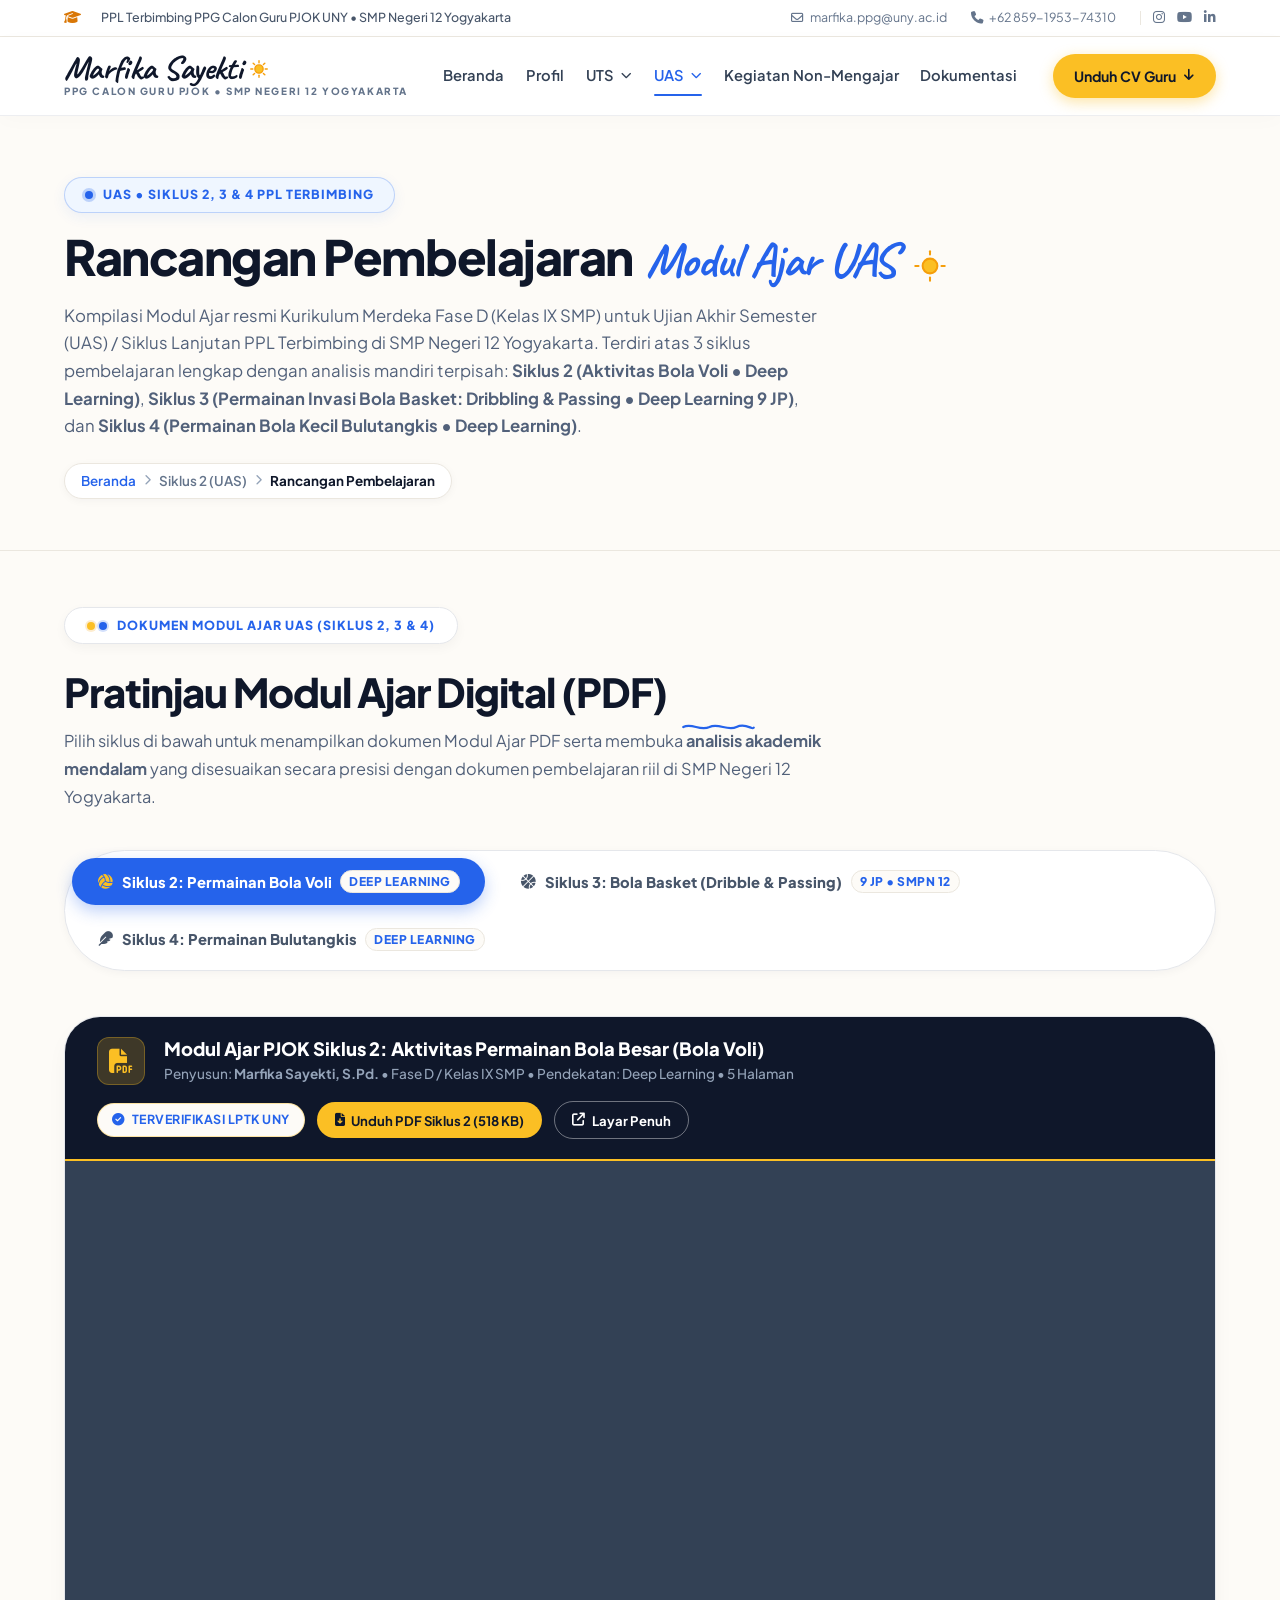
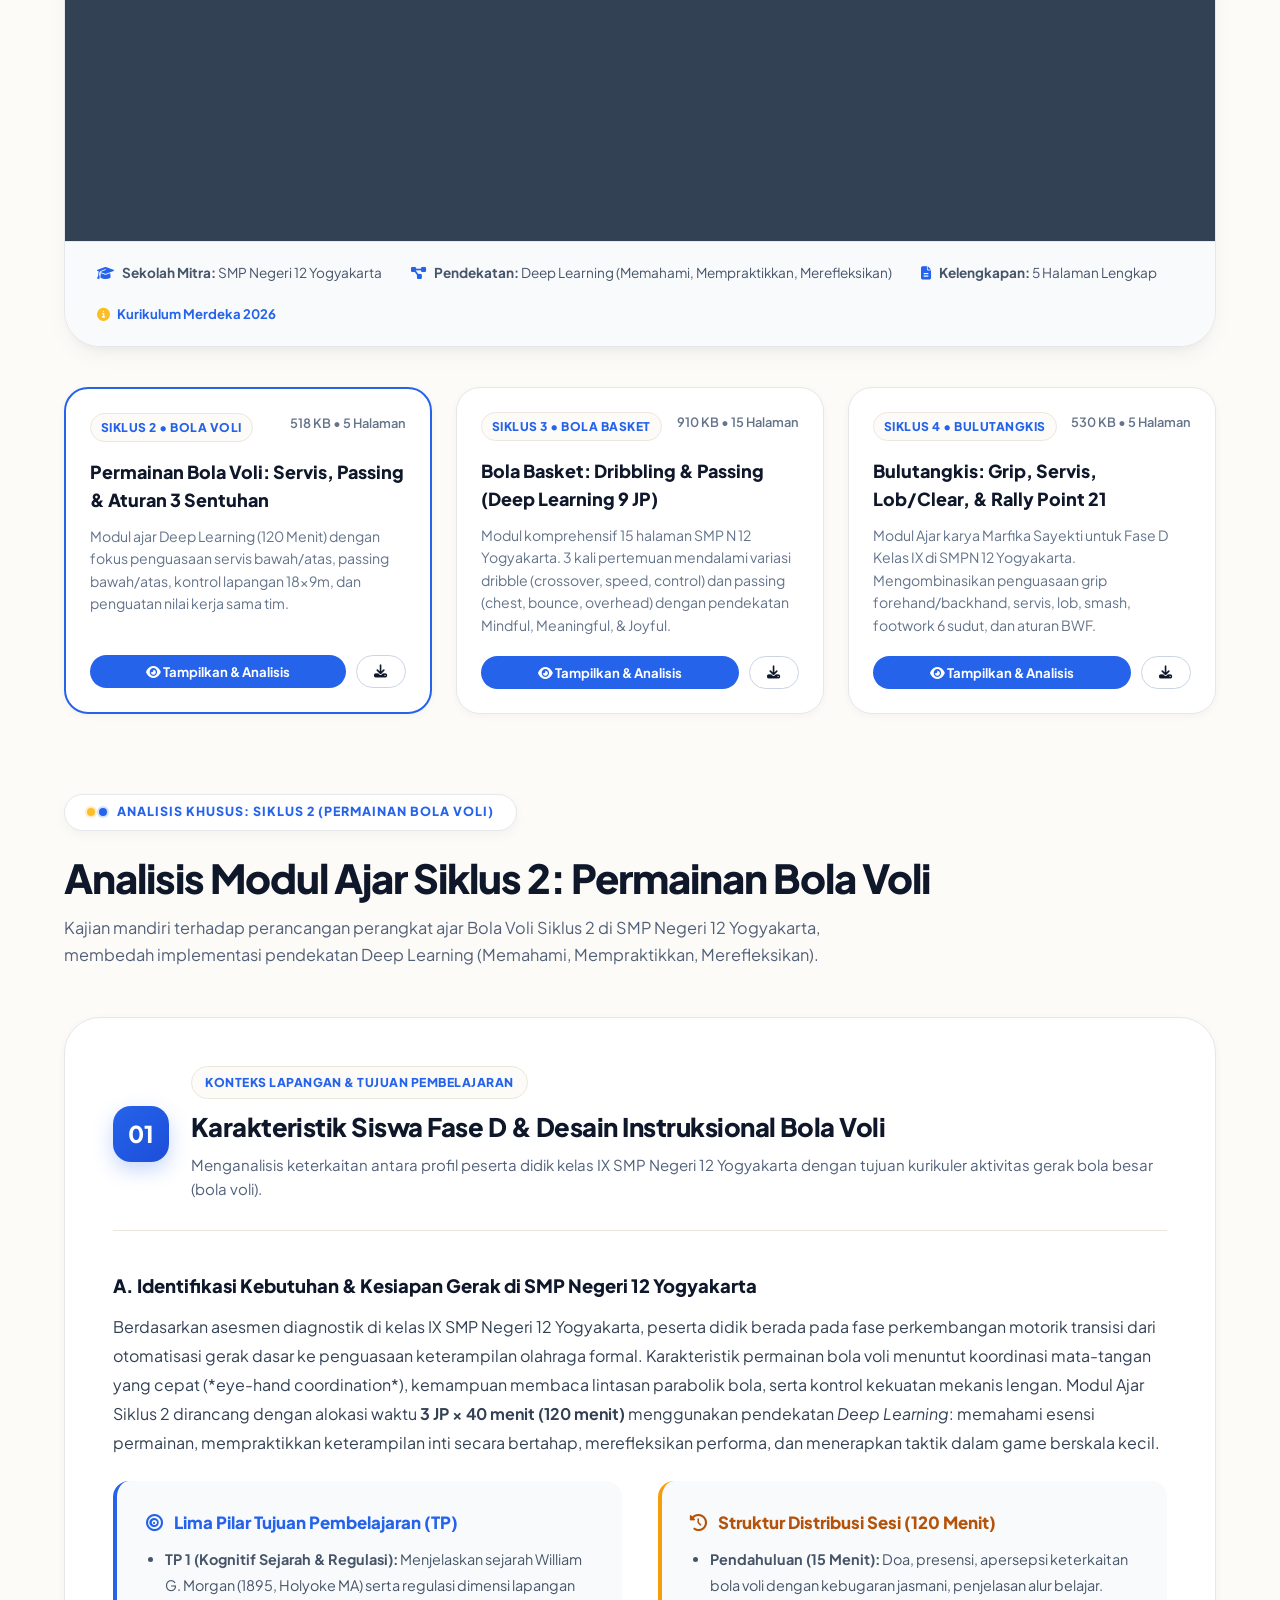
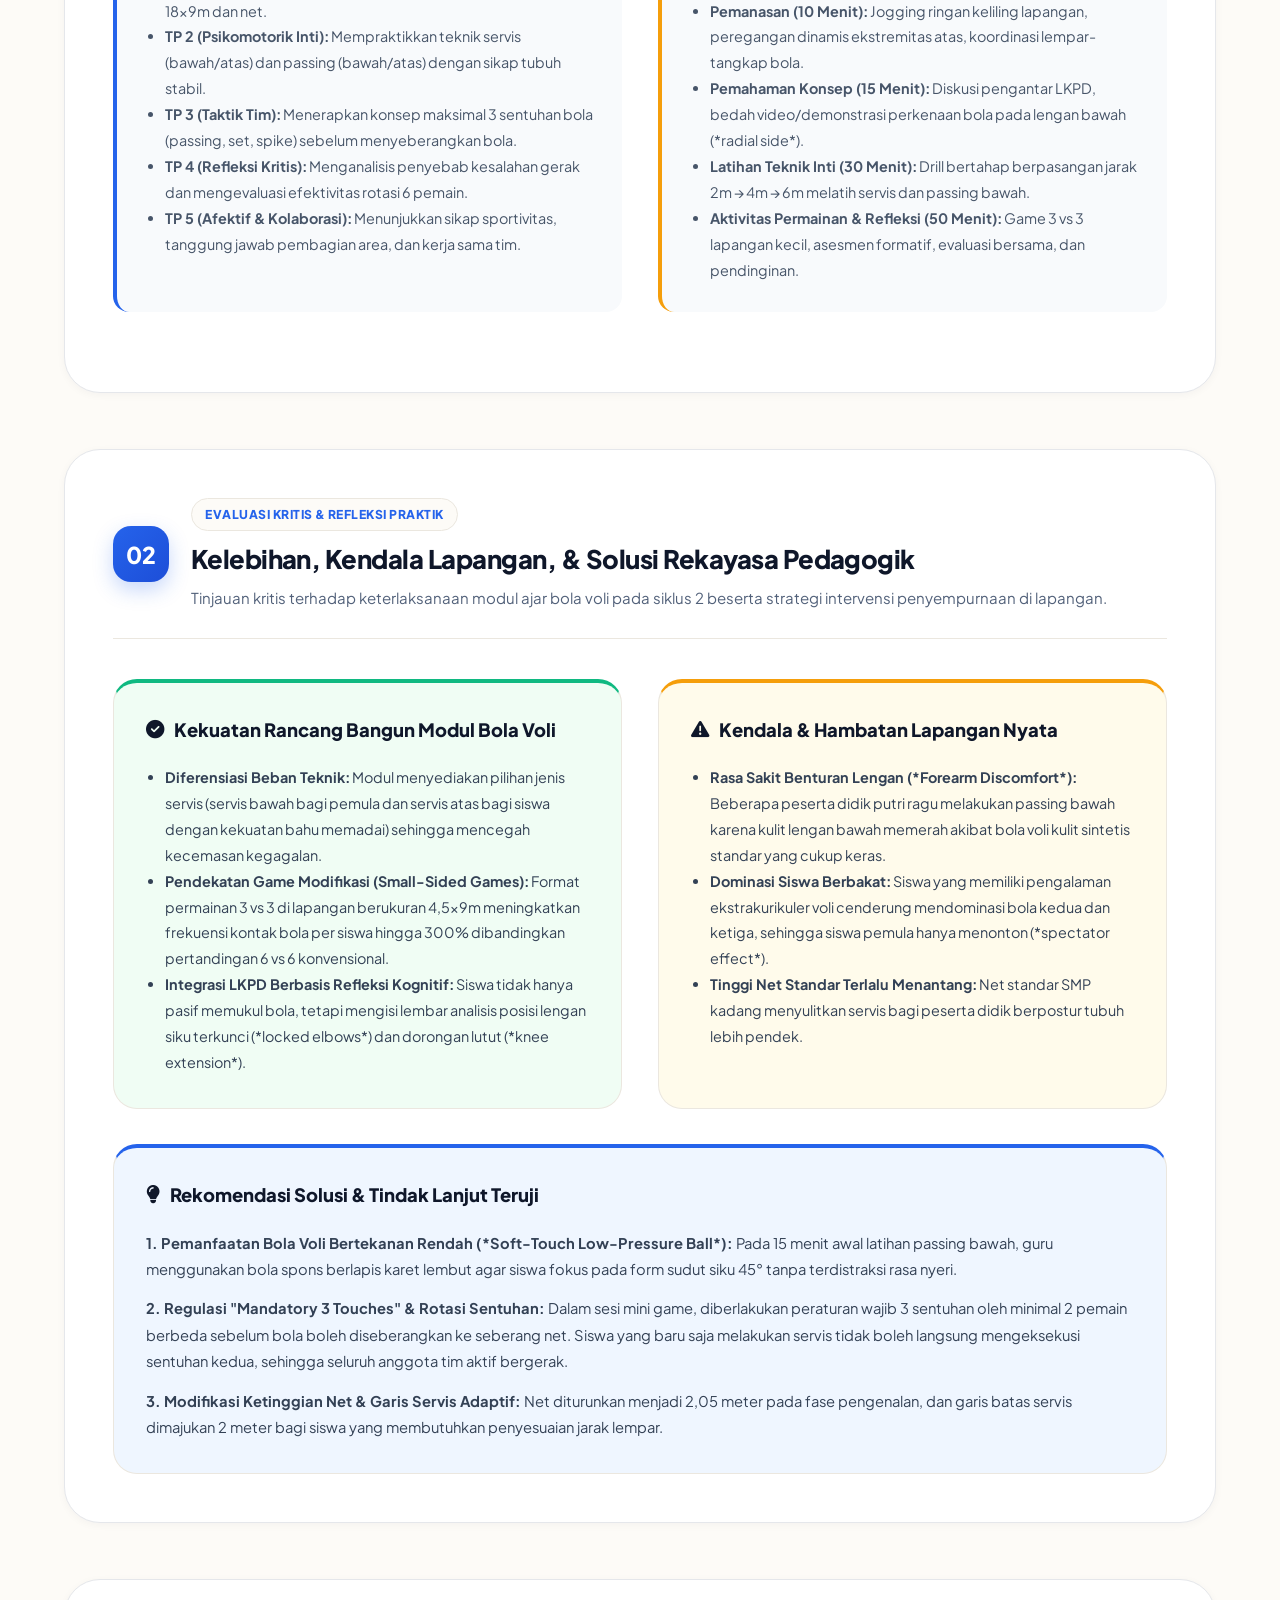
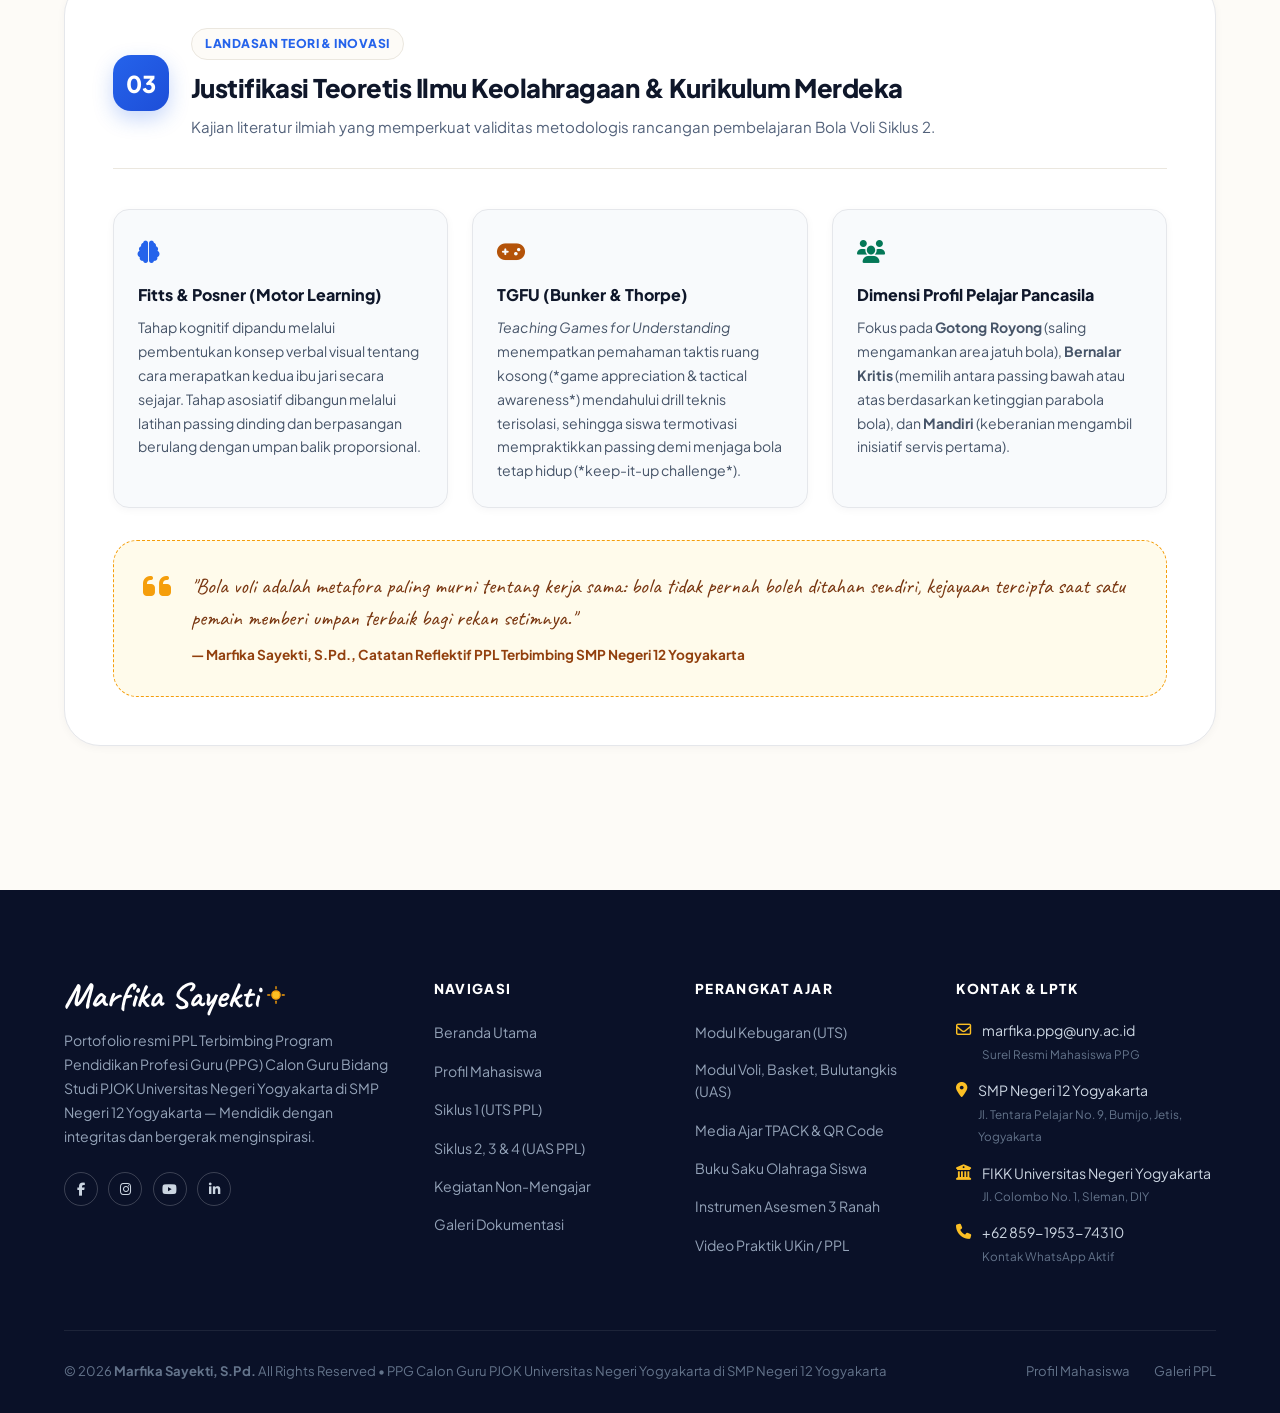
<file: UAS/rancangan.html>
<!DOCTYPE html>
<html lang="id">
<head>
  <meta charset="UTF-8">
  <meta name="viewport" content="width=device-width, initial-scale=1.0">
  <title>UAS - Rancangan Pembelajaran PJOK (Siklus 2, 3 & 4) | Marfika Sayekti, S.Pd. - UNY</title>
  
  <link rel="icon" type="image/png" href="../logo.png">
  <link rel="preconnect" href="https://fonts.googleapis.com">
  <link rel="preconnect" href="https://fonts.gstatic.com" crossorigin>
  <link href="https://fonts.googleapis.com/css2?family=Caveat:wght@600;700&family=Plus+Jakarta+Sans:wght@300;400;500;600;700;800&display=swap" rel="stylesheet">
  <link rel="stylesheet" href="https://cdnjs.cloudflare.com/ajax/libs/font-awesome/6.5.1/css/all.min.css">
  <link rel="stylesheet" href="../css/studio-theme.css?v=2.1">
</head>
<body>

  <!-- =================================================================
       1. TOPBAR (Studio Theme)
       ================================================================= -->
    <!-- =================================================================
       1. TOPBAR (Studio Theme)
       ================================================================= -->
  <div class="topbar-studio">
    <div class="container topbar-studio-inner">
      <div class="topbar-left">
        <i class="fa-solid fa-graduation-cap lead-icon"></i>
        <span>PPL Terbimbing PPG Calon Guru PJOK UNY • SMP Negeri 12 Yogyakarta</span>
      </div>

      <div class="topbar-right">
        <a href="mailto:marfika.ppg@uny.ac.id" class="topbar-contact-item">
          <i class="fa-regular fa-envelope"></i>
          <span>marfika.ppg@uny.ac.id</span>
        </a>
        <a href="tel:+62859195374310" class="topbar-contact-item">
          <i class="fa-solid fa-phone"></i>
          <span>+62 859-1953-74310</span>
        </a>

        <div class="topbar-socials">
          <a href="javascript:void(0)" onclick="showToast('Instagram Marfika Sayekti')" class="topbar-social-link" aria-label="Instagram"><i class="fa-brands fa-instagram"></i></a>
          <a href="javascript:void(0)" onclick="showToast('Kanal YouTube Pembelajaran PJOK')" class="topbar-social-link" aria-label="YouTube"><i class="fa-brands fa-youtube"></i></a>
          <a href="javascript:void(0)" onclick="showToast('LinkedIn Marfika Sayekti')" class="topbar-social-link" aria-label="LinkedIn"><i class="fa-brands fa-linkedin-in"></i></a>
        </div>
      </div>
    </div>
  </div>

  <!-- =================================================================
       2. MAIN NAVBAR (Clean Studio Header + Script Logo & Sun Doodle)
       ================================================================= -->
  <header class="navbar-studio">
    <div class="container navbar-studio-inner">
      
      <!-- Brand Logo: Handwritten "Marfika" with radiant Sun Doodle -->
      <a href="../index.html" class="brand-studio">
        <div class="brand-studio-text">
          <span class="brand-studio-logo">
            Marfika Sayekti
            <!-- Sun Doodle SVG with Rays -->
            <svg class="sun-logo-doodle" viewBox="0 0 32 32" fill="none" xmlns="http://www.w3.org/2000/svg">
              <circle cx="16" cy="16" r="6" fill="#FBBF24" stroke="#F59E0B" stroke-width="2"/>
              <line x1="16" y1="4" x2="16" y2="7" stroke="#F59E0B" stroke-width="2" stroke-linecap="round"/>
              <line x1="16" y1="25" x2="16" y2="28" stroke="#F59E0B" stroke-width="2" stroke-linecap="round"/>
              <line x1="4" y1="16" x2="7" y2="16" stroke="#F59E0B" stroke-width="2" stroke-linecap="round"/>
              <line x1="25" y1="16" x2="28" y2="16" stroke="#F59E0B" stroke-width="2" stroke-linecap="round"/>
              <line x1="7.5" y1="7.5" x2="9.6" y2="9.6" stroke="#F59E0B" stroke-width="2" stroke-linecap="round"/>
              <line x1="22.4" y1="22.4" x2="24.5" y2="24.5" stroke="#F59E0B" stroke-width="2" stroke-linecap="round"/>
              <line x1="7.5" y1="24.5" x2="9.6" y2="22.4" stroke="#F59E0B" stroke-width="2" stroke-linecap="round"/>
              <line x1="22.4" y1="9.6" x2="24.5" y2="7.5" stroke="#F59E0B" stroke-width="2" stroke-linecap="round"/>
            </svg>
          </span>
          <span class="brand-studio-sub">PPG CALON GURU PJOK • SMP NEGERI 12 YOGYAKARTA</span>
        </div>
      </a>

      <!-- Navigation Links: 6 Menu Items Required -->
      <nav>
        <ul class="nav-menu-studio">
          <!-- 1. Beranda -->
          <li><a href="../index.html" class="nav-link-studio">Beranda</a></li>

          <!-- 2. Profil -->
          <li><a href="../profil.html" class="nav-link-studio">Profil</a></li>

          <!-- 3. UTS Dropdown -->
          <li class="nav-studio-dropdown">
            <a href="../UTS/rancangan.html" class="nav-link-studio">
              UTS <i class="fa-solid fa-chevron-down" style="font-size:0.68rem; margin-left:2px;"></i>
            </a>
            <ul class="dropdown-studio-menu">
              <li>
                <a href="../UTS/rancangan.html" class="dropdown-studio-item">
                  <i class="fa-solid fa-file-pen"></i> Rancangan Pembelajaran
                </a>
              </li>
              <li>
                <a href="../UTS/media.html" class="dropdown-studio-item">
                  <i class="fa-solid fa-photo-film"></i> Media Pembelajaran
                </a>
              </li>
              <li>
                <a href="../UTS/materi.html" class="dropdown-studio-item">
                  <i class="fa-solid fa-book-open-reader"></i> Materi Pembelajaran
                </a>
              </li>
              <li>
                <a href="../UTS/instrumen.html" class="dropdown-studio-item">
                  <i class="fa-solid fa-clipboard-check"></i> Instrumen Pembelajaran
                </a>
              </li>
            </ul>
          </li>

          <!-- 4. UAS Dropdown -->
          <li class="nav-studio-dropdown">
            <a href="rancangan.html" class="nav-link-studio active">
              UAS <i class="fa-solid fa-chevron-down" style="font-size:0.68rem; margin-left:2px;"></i>
            </a>
            <ul class="dropdown-studio-menu">
              <li>
                <a href="rancangan.html" class="dropdown-studio-item active">
                  <i class="fa-solid fa-file-circle-check"></i> Rancangan Pembelajaran
                </a>
              </li>
              <li>
                <a href="media.html" class="dropdown-studio-item">
                  <i class="fa-solid fa-laptop-code"></i> Media Pembelajaran
                </a>
              </li>
              <li>
                <a href="materi.html" class="dropdown-studio-item">
                  <i class="fa-solid fa-book-bookmark"></i> Materi Pembelajaran
                </a>
              </li>
              <li>
                <a href="instrumen.html" class="dropdown-studio-item">
                  <i class="fa-solid fa-list-check"></i> Instrumen Pembelajaran
                </a>
              </li>
            </ul>
          </li>

          <!-- 5. Kegiatan Non-Mengajar -->
          <li><a href="../non-mengajar.html" class="nav-link-studio">Kegiatan Non-Mengajar</a></li>

          <!-- 6. Dokumentasi -->
          <li><a href="../dokumentasi.html" class="nav-link-studio">Dokumentasi</a></li>
        </ul>
      </nav>

      <!-- Right Action CTA: Golden-Yellow Pill Button -->
      <div style="display:flex; align-items:center; gap:0.75rem;">
        <a href="../profil.html#cv" class="btn-nav-connect" onclick="showToast('Unduh CV Guru Digital...');">
          <span>Unduh CV Guru</span>
          <i class="fa-solid fa-arrow-down"></i>
        </a>
        <button class="mobile-studio-toggle" aria-label="Buka Menu Navigasi">
          <i class="fa-solid fa-bars"></i>
        </button>
      </div>

    </div>
  </header>

  <!-- =================================================================
       3. SUBPAGE HERO HEADER (Studio Theme)
       ================================================================= -->
  <section class="subpage-studio-hero">
    <div class="container">
      <div class="hero-studio-badge" style="margin-bottom: 1rem;">
        <span class="badge-dot"></span>
        <span>UAS &bull; SIKLUS 2, 3 & 4 PPL TERBIMBING</span>
      </div>

      <h1 class="subpage-hero-title">
        Rancangan Pembelajaran
        <span class="script-highlight" style="font-family: var(--font-script); color: var(--color-primary-blue); font-weight: 700; margin-left: 6px;">
          Modul Ajar UAS
          <svg class="sun-doodle-hero" viewBox="0 0 44 44" fill="none" xmlns="http://www.w3.org/2000/svg" style="width:36px; height:36px; vertical-align:middle; margin-left:6px;">
            <circle cx="22" cy="22" r="9" fill="#FBBF24" stroke="#F59E0B" stroke-width="2.5"/>
            <line x1="22" y1="4" x2="22" y2="8" stroke="#F59E0B" stroke-width="2.5" stroke-linecap="round"/>
            <line x1="22" y1="36" x2="22" y2="40" stroke="#F59E0B" stroke-width="2.5" stroke-linecap="round"/>
            <line x1="4" y1="22" x2="8" y2="22" stroke="#F59E0B" stroke-width="2.5" stroke-linecap="round"/>
            <line x1="36" y1="22" x2="40" y2="22" stroke="#F59E0B" stroke-width="2.5" stroke-linecap="round"/>
          </svg>
        </span>
      </h1>

      <p class="subpage-hero-desc">
        Kompilasi Modul Ajar resmi Kurikulum Merdeka Fase D (Kelas IX SMP) untuk Ujian Akhir Semester (UAS) / Siklus Lanjutan PPL Terbimbing di SMP Negeri 12 Yogyakarta. Terdiri atas 3 siklus pembelajaran lengkap dengan analisis mandiri terpisah: <strong>Siklus 2 (Aktivitas Bola Voli &bull; Deep Learning)</strong>, <strong>Siklus 3 (Permainan Invasi Bola Basket: Dribbling &amp; Passing &bull; Deep Learning 9 JP)</strong>, dan <strong>Siklus 4 (Permainan Bola Kecil Bulutangkis &bull; Deep Learning)</strong>.
      </p>

      <div class="studio-breadcrumb">
        <a href="../index.html">Beranda</a>
        <i class="fa-solid fa-chevron-right"></i>
        <span>Siklus 2 (UAS)</span>
        <i class="fa-solid fa-chevron-right"></i>
        <span style="color:var(--color-midnight); font-weight:700;">Rancangan Pembelajaran</span>
      </div>
    </div>
  </section>

  <!-- =================================================================
       4. MAIN CONTENT
       ================================================================= -->
  <main class="studio-content-page" style="padding-top: 3.5rem; padding-bottom: 5.5rem;">
    <div class="container">

      <!-- =============================================================
           A. DOKUMEN UTAMA UAS & CYCLE SWITCHER TABS
           ============================================================= -->
      <section style="margin-bottom: 5rem;">
        <div class="section-agency-head" style="margin-bottom: 2.5rem;">
          <div class="badge-pill-group">
            <span class="twin-dot-icon">
              <span></span><span></span>
            </span>
            <span>DOKUMEN MODUL AJAR UAS (SIKLUS 2, 3 &amp; 4)</span>
          </div>
          <h2 class="section-agency-title">
            Pratinjau Modul Ajar Digital (PDF)
            <span class="wavy-squiggle-wrap" style="display:inline-block; vertical-align:middle; margin-left:8px;">
              <svg class="wavy-squiggle-svg" viewBox="0 0 100 16" fill="none" xmlns="http://www.w3.org/2000/svg" style="width:75px; height:12px;">
                <path d="M3 8C15 2 25 14 38 8C50 2 62 14 74 8C86 2 95 12 97 9" stroke="#2563EB" stroke-width="3" stroke-linecap="round"/>
              </svg>
            </span>
          </h2>
          <p class="section-agency-subtitle">
            Pilih siklus di bawah untuk menampilkan dokumen Modul Ajar PDF serta membuka <strong>analisis akademik mendalam</strong> yang disesuaikan secara presisi dengan dokumen pembelajaran riil di SMP Negeri 12 Yogyakarta.
          </p>
        </div>

        <!-- Cycle Switcher Tab Navigation -->
        <div class="cycle-switcher-wrapper">
          <div class="cycle-tabs">
            <button id="tab-btn-2" class="cycle-tab-btn active" onclick="switchUASModul(2)">
              <i class="fa-solid fa-volleyball"></i>
              <span>Siklus 2: Permainan Bola Voli</span>
              <span class="tag-pill" style="background: rgba(37, 99, 235, 0.15); color: #2563EB; font-size: 0.75rem; padding: 3px 8px; border-radius: 999px;">Deep Learning</span>
            </button>

            <button id="tab-btn-3" class="cycle-tab-btn" onclick="switchUASModul(3)">
              <i class="fa-solid fa-basketball"></i>
              <span>Siklus 3: Bola Basket (Dribble &amp; Passing)</span>
              <span class="tag-pill" style="background: rgba(245, 158, 11, 0.15); color: #B45309; font-size: 0.75rem; padding: 3px 8px; border-radius: 999px;">9 JP &bull; SMPN 12</span>
            </button>

            <button id="tab-btn-4" class="cycle-tab-btn" onclick="switchUASModul(4)">
              <i class="fa-solid fa-feather"></i>
              <span>Siklus 4: Permainan Bulutangkis</span>
              <span class="tag-pill" style="background: rgba(16, 185, 129, 0.15); color: #047857; font-size: 0.75rem; padding: 3px 8px; border-radius: 999px;">Deep Learning</span>
            </button>
          </div>
        </div>

        <!-- PDF Viewer Container Card -->
        <div class="pdf-viewer-card" style="background: #ffffff; border-radius: var(--radius-xl); border: 1.5px solid var(--color-border-card); overflow: hidden; box-shadow: var(--shadow-md); margin-bottom: 2.5rem;">
          <!-- Toolbar -->
          <div class="pdf-viewer-toolbar" style="background: #0F172A; color: #ffffff; padding: 1.25rem 2rem; display: flex; align-items: center; justify-content: space-between; flex-wrap: wrap; gap: 1rem;">
            <div class="pdf-toolbar-info" style="display: flex; align-items: center; gap: 1.2rem;">
              <div class="pdf-toolbar-icon" style="background: rgba(251, 191, 36, 0.2); width: 48px; height: 48px; border-radius: 12px; display: flex; align-items: center; justify-content: center; font-size: 1.5rem; color: #FBBF24;">
                <i id="uas-toolbar-icon-symbol" class="fa-solid fa-file-pdf"></i>
              </div>
              <div>
                <div id="uas-pdf-title" class="pdf-toolbar-title" style="font-size: 1.15rem; font-weight: 800; color: #FFFFFF; margin-bottom: 0.2rem;">
                  Modul Ajar PJOK Siklus 2: Aktivitas Permainan Bola Besar (Bola Voli)
                </div>
                <div id="uas-pdf-sub" class="pdf-toolbar-sub" style="font-size: 0.85rem; color: #94A3B8;">
                  Penyusun: <strong>Marfika Sayekti, S.Pd.</strong> &bull; Fase D / Kelas IX SMP &bull; Pendekatan: Deep Learning &bull; 5 Halaman
                </div>
              </div>
            </div>

            <div class="pdf-toolbar-actions" style="display: flex; align-items: center; gap: 0.75rem; flex-wrap: wrap;">
              <span id="uas-meta-badge" class="tag-pill" style="background: rgba(251, 191, 36, 0.2); color: #FBBF24; font-weight: 700; border: 1px solid rgba(251, 191, 36, 0.4); padding: 6px 14px; font-size: 0.78rem;">
                <i class="fa-solid fa-circle-check" style="margin-right: 5px;"></i> Terverifikasi LPTK UNY
              </span>
              <a id="uas-download-btn" href="../Dokumen/Modul Siklus 2.pdf" download="Modul_Ajar_PJOK_Siklus2_BolaVoli_MarfikaSayekti.pdf" class="btn btn-sun btn-sm" style="background: #FBBF24; color: #0F172A; font-weight: 700; padding: 0.6rem 1.2rem; border-radius: 999px; text-decoration: none; display: inline-flex; align-items: center; gap: 0.4rem;">
                <i class="fa-solid fa-file-arrow-down"></i> <span id="uas-download-text">Unduh PDF Siklus 2 (518 KB)</span>
              </a>
              <a id="uas-fullscreen-btn" href="../Dokumen/Modul Siklus 2.pdf" target="_blank" rel="noopener noreferrer" class="btn btn-outline-light btn-sm" style="border: 1px solid rgba(255,255,255,0.4); color: #FFFFFF; padding: 0.6rem 1.2rem; border-radius: 999px; text-decoration: none; display: inline-flex; align-items: center; gap: 0.4rem;">
                <i class="fa-solid fa-arrow-up-right-from-square"></i> Layar Penuh
              </a>
            </div>
          </div>

          <!-- Embedded Frame -->
          <div class="pdf-frame-wrapper" style="width: 100%; height: 680px; background: #334155;">
            <iframe 
              id="uas-pdf-frame"
              src="../Dokumen/Modul Siklus 2.pdf#toolbar=1&navpanes=0&scrollbar=1" 
              title="Modul Ajar UAS Marfika Sayekti"
              style="width: 100%; height: 100%; border: none;"
              loading="lazy">
              <p style="padding: 2rem; color: #FFFFFF; text-align: center;">
                Peramban Anda tidak mendukung tampilan PDF langsung. Silakan 
                <a id="uas-fallback-link" href="../Dokumen/Modul Siklus 2.pdf" target="_blank" style="color: #FBBF24; font-weight: bold; text-decoration: underline;">
                  Klik di sini untuk mengunduh atau membuka Modul Ajar (.PDF)
                </a>.
              </p>
            </iframe>
          </div>

          <!-- Footer Metadata Bar -->
          <div style="background: #F8FAFC; padding: 1.25rem 2rem; border-top: 1px solid var(--color-border-card); display: flex; align-items: center; justify-content: space-between; flex-wrap: wrap; gap: 1rem;">
            <div style="display: flex; align-items: center; gap: 1.8rem; flex-wrap: wrap;">
              <div style="font-size: 0.85rem; color: #475569;">
                <i class="fa-solid fa-graduation-cap" style="color: var(--color-primary-blue); margin-right: 6px;"></i>
                <strong>Sekolah Mitra:</strong> SMP Negeri 12 Yogyakarta
              </div>
              <div style="font-size: 0.85rem; color: #475569;">
                <i class="fa-solid fa-diagram-project" style="color: var(--color-primary-blue); margin-right: 6px;"></i>
                <strong>Pendekatan:</strong> <span id="uas-meta-method">Deep Learning (Memahami, Mempraktikkan, Merefleksikan)</span>
              </div>
              <div style="font-size: 0.85rem; color: #475569;">
                <i class="fa-solid fa-file-lines" style="color: var(--color-primary-blue); margin-right: 6px;"></i>
                <strong>Kelengkapan:</strong> <span id="uas-meta-pages">5 Halaman Lengkap</span>
              </div>
            </div>
            <div>
              <a href="javascript:void(0)" onclick="showToast('Dokumen Resmi Kurikulum Merdeka Fase D')" style="font-size: 0.82rem; color: var(--color-primary-blue); font-weight: 700; text-decoration: none;">
                <i class="fa-solid fa-circle-info" style="color: #FBBF24; margin-right: 5px;"></i> Kurikulum Merdeka 2026
              </a>
            </div>
          </div>
        </div>

        <!-- Mini Quick Switcher / Summary Cards -->
        <div style="display: grid; grid-template-columns: repeat(auto-fit, minmax(320px, 1fr)); gap: 1.5rem; margin-top: 2rem;">
          
          <!-- Card Siklus 2 -->
          <div id="summary-card-2" class="uas-summary-card" style="background:#ffffff; border:2px solid var(--color-primary-blue); border-radius:var(--radius-lg); padding:1.5rem; box-shadow:var(--shadow-sm); display:flex; flex-direction:column; transition:var(--transition-fast);">
            <div style="display: flex; justify-content: space-between; align-items: flex-start; margin-bottom: 1rem;">
              <span class="tag-pill" style="background: rgba(37, 99, 235, 0.1); color: var(--color-primary-blue); font-weight: 800; font-size: 0.75rem; padding: 4px 10px; border-radius: 999px;">
                SIKLUS 2 &bull; BOLA VOLI
              </span>
              <span style="font-size: 0.8rem; color: #64748B; font-weight: 600;">518 KB &bull; 5 Halaman</span>
            </div>
            <h4 style="font-size: 1.12rem; font-weight: 800; color: #0F172A; margin-bottom: 0.6rem;">
              Permainan Bola Voli: Servis, Passing &amp; Aturan 3 Sentuhan
            </h4>
            <p style="font-size: 0.88rem; color: #64748B; line-height: 1.6; margin-bottom: 1.25rem; flex: 1;">
              Modul ajar Deep Learning (120 Menit) dengan fokus penguasaan servis bawah/atas, passing bawah/atas, kontrol lapangan 18&times;9m, dan penguatan nilai kerja sama tim.
            </p>
            <div style="display: flex; gap: 0.6rem;">
              <button class="btn btn-primary-blue btn-sm" style="flex: 1; background: var(--color-primary-blue); color: #fff; border: none; padding: 0.55rem 1rem; border-radius: 999px; font-weight: 700; cursor: pointer;" onclick="switchUASModul(2)">
                <i class="fa-solid fa-eye"></i> Tampilkan &amp; Analisis
              </button>
              <a href="../Dokumen/Modul Siklus 2.pdf" download="Modul_Ajar_PJOK_Siklus2_BolaVoli.pdf" class="btn btn-outline-dark btn-sm" style="border: 1px solid #CBD5E1; color: #334155; padding: 0.55rem 0.9rem; border-radius: 999px; text-decoration: none;" aria-label="Unduh Modul Siklus 2">
                <i class="fa-solid fa-download"></i>
              </a>
            </div>
          </div>

          <!-- Card Siklus 3 -->
          <div id="summary-card-3" class="uas-summary-card" style="background:#ffffff; border:1px solid var(--color-border-card); border-radius:var(--radius-lg); padding:1.5rem; box-shadow:var(--shadow-sm); display:flex; flex-direction:column; transition:var(--transition-fast);">
            <div style="display: flex; justify-content: space-between; align-items: flex-start; margin-bottom: 1rem;">
              <span class="tag-pill" style="background: rgba(245, 158, 11, 0.12); color: #B45309; font-weight: 800; font-size: 0.75rem; padding: 4px 10px; border-radius: 999px;">
                SIKLUS 3 &bull; BOLA BASKET
              </span>
              <span style="font-size: 0.8rem; color: #64748B; font-weight: 600;">910 KB &bull; 15 Halaman</span>
            </div>
            <h4 style="font-size: 1.12rem; font-weight: 800; color: #0F172A; margin-bottom: 0.6rem;">
              Bola Basket: Dribbling &amp; Passing (Deep Learning 9 JP)
            </h4>
            <p style="font-size: 0.88rem; color: #64748B; line-height: 1.6; margin-bottom: 1.25rem; flex: 1;">
              Modul komprehensif 15 halaman SMP N 12 Yogyakarta. 3 kali pertemuan mendalami variasi dribble (crossover, speed, control) dan passing (chest, bounce, overhead) dengan pendekatan Mindful, Meaningful, &amp; Joyful.
            </p>
            <div style="display: flex; gap: 0.6rem;">
              <button class="btn btn-primary-blue btn-sm" style="flex: 1; background: var(--color-primary-blue); color: #fff; border: none; padding: 0.55rem 1rem; border-radius: 999px; font-weight: 700; cursor: pointer;" onclick="switchUASModul(3)">
                <i class="fa-solid fa-eye"></i> Tampilkan &amp; Analisis
              </button>
              <a href="../Dokumen/Modul Siklus 3.pdf" download="Modul_Ajar_PJOK_Siklus3_BolaBasket.pdf" class="btn btn-outline-dark btn-sm" style="border: 1px solid #CBD5E1; color: #334155; padding: 0.55rem 0.9rem; border-radius: 999px; text-decoration: none;" aria-label="Unduh Modul Siklus 3">
                <i class="fa-solid fa-download"></i>
              </a>
            </div>
          </div>

          <!-- Card Siklus 4 -->
          <div id="summary-card-4" class="uas-summary-card" style="background:#ffffff; border:1px solid var(--color-border-card); border-radius:var(--radius-lg); padding:1.5rem; box-shadow:var(--shadow-sm); display:flex; flex-direction:column; transition:var(--transition-fast);">
            <div style="display: flex; justify-content: space-between; align-items: flex-start; margin-bottom: 1rem;">
              <span class="tag-pill" style="background: rgba(16, 185, 129, 0.12); color: #047857; font-weight: 800; font-size: 0.75rem; padding: 4px 10px; border-radius: 999px;">
                SIKLUS 4 &bull; BULUTANGKIS
              </span>
              <span style="font-size: 0.8rem; color: #64748B; font-weight: 600;">530 KB &bull; 5 Halaman</span>
            </div>
            <h4 style="font-size: 1.12rem; font-weight: 800; color: #0F172A; margin-bottom: 0.6rem;">
              Bulutangkis: Grip, Servis, Lob/Clear, &amp; Rally Point 21
            </h4>
            <p style="font-size: 0.88rem; color: #64748B; line-height: 1.6; margin-bottom: 1.25rem; flex: 1;">
              Modul Ajar karya Marfika Sayekti untuk Fase D Kelas IX di SMPN 12 Yogyakarta. Mengombinasikan penguasaan grip forehand/backhand, servis, lob, smash, footwork 6 sudut, dan aturan BWF.
            </p>
            <div style="display: flex; gap: 0.6rem;">
              <button class="btn btn-primary-blue btn-sm" style="flex: 1; background: var(--color-primary-blue); color: #fff; border: none; padding: 0.55rem 1rem; border-radius: 999px; font-weight: 700; cursor: pointer;" onclick="switchUASModul(4)">
                <i class="fa-solid fa-eye"></i> Tampilkan &amp; Analisis
              </button>
              <a href="../Dokumen/Modul Siklus 4.pdf" download="Modul_Ajar_PJOK_Siklus4_Bulutangkis.pdf" class="btn btn-outline-dark btn-sm" style="border: 1px solid #CBD5E1; color: #334155; padding: 0.55rem 0.9rem; border-radius: 999px; text-decoration: none;" aria-label="Unduh Modul Siklus 4">
                <i class="fa-solid fa-download"></i>
              </a>
            </div>
          </div>

        </div>
      </section>

      <!-- =============================================================
           B. SEPARATE INDIVIDUAL ANALYSES (1 SIKLUS = 1 ANALISIS TERPISAH)
           ============================================================= -->
      <section id="analysis-section-anchor">
        
        <!-- Header Penanda Analisis -->
        <div class="section-agency-head" style="margin-bottom: 3rem;">
          <div class="badge-pill-group">
            <span class="twin-dot-icon">
              <span></span><span></span>
            </span>
            <span id="analysis-cycle-badge">ANALISIS KHUSUS: SIKLUS 2 (PERMAINAN BOLA VOLI)</span>
          </div>
          <h2 id="analysis-cycle-main-title" class="section-agency-title">Analisis Modul Ajar Siklus 2: Permainan Bola Voli</h2>
          <p id="analysis-cycle-subtitle" class="section-agency-subtitle">
            Kajian mandiri terhadap perancangan perangkat ajar Bola Voli Siklus 2 di SMP Negeri 12 Yogyakarta, membedah implementasi pendekatan Deep Learning (Memahami, Mempraktikkan, Merefleksikan).
          </p>
        </div>

        <!-- =========================================================
             WADAH ANALISIS SIKLUS 2 (BOLA VOLI)
             ========================================================= -->
        <div id="analysis-siklus-2" class="uas-analysis-container" style="display: block;">

          <!-- 1. KONTEKS & TUJUAN -->
          <article class="analysis-module-card">
            <div class="analysis-module-header">
              <div class="analysis-module-num">01</div>
              <div>
                <span class="tag-pill" style="margin-bottom:0.5rem; display:inline-block; background:rgba(37,99,235,0.1); color:var(--color-primary-blue); font-weight:800;">
                  KONTEKS LAPANGAN &amp; TUJUAN PEMBELAJARAN
                </span>
                <h3 class="analysis-module-title">Karakteristik Siswa Fase D &amp; Desain Instruksional Bola Voli</h3>
                <p class="analysis-module-desc">
                  Menganalisis keterkaitan antara profil peserta didik kelas IX SMP Negeri 12 Yogyakarta dengan tujuan kurikuler aktivitas gerak bola besar (bola voli).
                </p>
              </div>
            </div>

            <div class="analysis-content-body">
              <h4 style="font-size: 1.15rem; font-weight: 800; color: #0F172A; margin-bottom: 0.8rem;">
                A. Identifikasi Kebutuhan &amp; Kesiapan Gerak di SMP Negeri 12 Yogyakarta
              </h4>
              <p style="line-height: 1.8; color: #334155; margin-bottom: 1.5rem;">
                Berdasarkan asesmen diagnostik di kelas IX SMP Negeri 12 Yogyakarta, peserta didik berada pada fase perkembangan motorik transisi dari otomatisasi gerak dasar ke penguasaan keterampilan olahraga formal. Karakteristik permainan bola voli menuntut koordinasi mata-tangan yang cepat (*eye-hand coordination*), kemampuan membaca lintasan parabolik bola, serta kontrol kekuatan mekanis lengan. Modul Ajar Siklus 2 dirancang dengan alokasi waktu <strong>3 JP &times; 40 menit (120 menit)</strong> menggunakan pendekatan <em>Deep Learning</em>: memahami esensi permainan, mempraktikkan keterampilan inti secara bertahap, merefleksikan performa, dan menerapkan taktik dalam game berskala kecil.
              </p>

              <!-- Grid Konteks Bola Voli -->
              <div class="analysis-grid-2col" style="margin-bottom: 2rem;">
                <div style="background: #F8FAFC; padding: 1.8rem; border-radius: var(--radius-md); border-left: 4px solid var(--color-primary-blue);">
                  <h5 style="font-size: 1.05rem; font-weight: 800; color: var(--color-primary-blue); margin-bottom: 0.6rem;">
                    <i class="fa-solid fa-bullseye" style="margin-right: 8px;"></i> Lima Pilar Tujuan Pembelajaran (TP)
                  </h5>
                  <ul style="padding-left: 1.2rem; font-size: 0.9rem; color: #475569; line-height: 1.8;">
                    <li><strong>TP 1 (Kognitif Sejarah &amp; Regulasi):</strong> Menjelaskan sejarah William G. Morgan (1895, Holyoke MA) serta regulasi dimensi lapangan 18&times;9m dan net.</li>
                    <li><strong>TP 2 (Psikomotorik Inti):</strong> Mempraktikkan teknik servis (bawah/atas) dan passing (bawah/atas) dengan sikap tubuh stabil.</li>
                    <li><strong>TP 3 (Taktik Tim):</strong> Menerapkan konsep maksimal 3 sentuhan bola (passing, set, spike) sebelum menyeberangkan bola.</li>
                    <li><strong>TP 4 (Refleksi Kritis):</strong> Menganalisis penyebab kesalahan gerak dan mengevaluasi efektivitas rotasi 6 pemain.</li>
                    <li><strong>TP 5 (Afektif &amp; Kolaborasi):</strong> Menunjukkan sikap sportivitas, tanggung jawab pembagian area, dan kerja sama tim.</li>
                  </ul>
                </div>

                <div style="background: #F8FAFC; padding: 1.8rem; border-radius: var(--radius-md); border-left: 4px solid #F59E0B;">
                  <h5 style="font-size: 1.05rem; font-weight: 800; color: #B45309; margin-bottom: 0.6rem;">
                    <i class="fa-solid fa-clock-rotate-left" style="margin-right: 8px;"></i> Struktur Distribusi Sesi (120 Menit)
                  </h5>
                  <ul style="padding-left: 1.2rem; font-size: 0.9rem; color: #475569; line-height: 1.8;">
                    <li><strong>Pendahuluan (15 Menit):</strong> Doa, presensi, apersepsi keterkaitan bola voli dengan kebugaran jasmani, penjelasan alur belajar.</li>
                    <li><strong>Pemanasan (10 Menit):</strong> Jogging ringan keliling lapangan, peregangan dinamis ekstremitas atas, koordinasi lempar-tangkap bola.</li>
                    <li><strong>Pemahaman Konsep (15 Menit):</strong> Diskusi pengantar LKPD, bedah video/demonstrasi perkenaan bola pada lengan bawah (*radial side*).</li>
                    <li><strong>Latihan Teknik Inti (30 Menit):</strong> Drill bertahap berpasangan jarak 2m &rarr; 4m &rarr; 6m melatih servis dan passing bawah.</li>
                    <li><strong>Aktivitas Permainan &amp; Refleksi (50 Menit):</strong> Game 3 vs 3 lapangan kecil, asesmen formatif, evaluasi bersama, dan pendinginan.</li>
                  </ul>
                </div>
              </div>
            </div>
          </article>

          <!-- 2. EVALUASI KRITIS & SOLUSI -->
          <article class="analysis-module-card">
            <div class="analysis-module-header">
              <div class="analysis-module-num">02</div>
              <div>
                <span class="tag-pill" style="margin-bottom:0.5rem; display:inline-block; background:rgba(245,158,11,0.1); color:#B45309; font-weight:800;">
                  EVALUASI KRITIS &amp; REFLEKSI PRAKTIK
                </span>
                <h3 class="analysis-module-title">Kelebihan, Kendala Lapangan, &amp; Solusi Rekayasa Pedagogik</h3>
                <p class="analysis-module-desc">
                  Tinjauan kritis terhadap keterlaksanaan modul ajar bola voli pada siklus 2 beserta strategi intervensi penyempurnaan di lapangan.
                </p>
              </div>
            </div>

            <div class="analysis-content-body">
              <div class="analysis-grid-2col" style="margin-bottom: 2rem;">
                
                <!-- Kelebihan -->
                <div class="analysis-box-item pro">
                  <div class="analysis-box-title">
                    <i class="fa-solid fa-circle-check"></i> Kekuatan Rancang Bangun Modul Bola Voli
                  </div>
                  <ul style="padding-left: 1.2rem; font-size: 0.9rem; color: #334155; line-height: 1.8;">
                    <li><strong>Diferensiasi Beban Teknik:</strong> Modul menyediakan pilihan jenis servis (servis bawah bagi pemula dan servis atas bagi siswa dengan kekuatan bahu memadai) sehingga mencegah kecemasan kegagalan.</li>
                    <li><strong>Pendekatan Game Modifikasi (Small-Sided Games):</strong> Format permainan 3 vs 3 di lapangan berukuran 4,5&times;9m meningkatkan frekuensi kontak bola per siswa hingga 300% dibandingkan pertandingan 6 vs 6 konvensional.</li>
                    <li><strong>Integrasi LKPD Berbasis Refleksi Kognitif:</strong> Siswa tidak hanya pasif memukul bola, tetapi mengisi lembar analisis posisi lengan siku terkunci (*locked elbows*) dan dorongan lutut (*knee extension*).</li>
                  </ul>
                </div>

                <!-- Kelemahan / Kendala -->
                <div class="analysis-box-item con">
                  <div class="analysis-box-title">
                    <i class="fa-solid fa-triangle-exclamation"></i> Kendala &amp; Hambatan Lapangan Nyata
                  </div>
                  <ul style="padding-left: 1.2rem; font-size: 0.9rem; color: #334155; line-height: 1.8;">
                    <li><strong>Rasa Sakit Benturan Lengan (*Forearm Discomfort*):</strong> Beberapa peserta didik putri ragu melakukan passing bawah karena kulit lengan bawah memerah akibat bola voli kulit sintetis standar yang cukup keras.</li>
                    <li><strong>Dominasi Siswa Berbakat:</strong> Siswa yang memiliki pengalaman ekstrakurikuler voli cenderung mendominasi bola kedua dan ketiga, sehingga siswa pemula hanya menonton (*spectator effect*).</li>
                    <li><strong>Tinggi Net Standar Terlalu Menantang:</strong> Net standar SMP kadang menyulitkan servis bagi peserta didik berpostur tubuh lebih pendek.</li>
                  </ul>
                </div>

              </div>

              <!-- Solusi Konkret -->
              <div class="analysis-box-item solution">
                <div class="analysis-box-title">
                  <i class="fa-solid fa-lightbulb"></i> Rekomendasi Solusi &amp; Tindak Lanjut Teruji
                </div>
                <div style="font-size: 0.92rem; color: #334155; line-height: 1.8;">
                  <p style="margin-bottom: 0.8rem;">
                    <strong>1. Pemanfaatan Bola Voli Bertekanan Rendah (*Soft-Touch Low-Pressure Ball*):</strong> Pada 15 menit awal latihan passing bawah, guru menggunakan bola spons berlapis karet lembut agar siswa fokus pada form sudut siku 45&deg; tanpa terdistraksi rasa nyeri.
                  </p>
                  <p style="margin-bottom: 0.8rem;">
                    <strong>2. Regulasi "Mandatory 3 Touches" &amp; Rotasi Sentuhan:</strong> Dalam sesi mini game, diberlakukan peraturan wajib 3 sentuhan oleh minimal 2 pemain berbeda sebelum bola boleh diseberangkan ke seberang net. Siswa yang baru saja melakukan servis tidak boleh langsung mengeksekusi sentuhan kedua, sehingga seluruh anggota tim aktif bergerak.
                  </p>
                  <p>
                    <strong>3. Modifikasi Ketinggian Net &amp; Garis Servis Adaptif:</strong> Net diturunkan menjadi 2,05 meter pada fase pengenalan, dan garis batas servis dimajukan 2 meter bagi siswa yang membutuhkan penyesuaian jarak lempar.
                  </p>
                </div>
              </div>
            </div>
          </article>

          <!-- 3. LANDASAN TEORI PEDAGOGIK -->
          <article class="analysis-module-card">
            <div class="analysis-module-header">
              <div class="analysis-module-num">03</div>
              <div>
                <span class="tag-pill" style="margin-bottom:0.5rem; display:inline-block; background:rgba(16,185,129,0.1); color:#047857; font-weight:800;">
                  LANDASAN TEORI &amp; INOVASI
                </span>
                <h3 class="analysis-module-title">Justifikasi Teoretis Ilmu Keolahragaan &amp; Kurikulum Merdeka</h3>
                <p class="analysis-module-desc">
                  Kajian literatur ilmiah yang memperkuat validitas metodologis rancangan pembelajaran Bola Voli Siklus 2.
                </p>
              </div>
            </div>

            <div class="analysis-content-body">
              <div class="theory-grid" style="display: grid; grid-template-columns: repeat(auto-fit, minmax(280px, 1fr)); gap: 1.5rem; margin-bottom: 2rem;">
                
                <div class="theory-card" style="background:#F8FAFC; border:1px solid var(--color-border-card); border-radius:var(--radius-md); padding:1.5rem;">
                  <div style="font-size: 1.4rem; color: var(--color-primary-blue); margin-bottom: 0.8rem;">
                    <i class="fa-solid fa-brain"></i>
                  </div>
                  <h5 style="font-weight: 800; font-size: 1rem; color: #0F172A; margin-bottom: 0.5rem;">Fitts &amp; Posner (Motor Learning)</h5>
                  <p style="font-size: 0.88rem; color: #475569; line-height: 1.7;">
                    Tahap kognitif dipandu melalui pembentukan konsep verbal visual tentang cara merapatkan kedua ibu jari secara sejajar. Tahap asosiatif dibangun melalui latihan passing dinding dan berpasangan berulang dengan umpan balik proporsional.
                  </p>
                </div>

                <div class="theory-card" style="background:#F8FAFC; border:1px solid var(--color-border-card); border-radius:var(--radius-md); padding:1.5rem;">
                  <div style="font-size: 1.4rem; color: #B45309; margin-bottom: 0.8rem;">
                    <i class="fa-solid fa-gamepad"></i>
                  </div>
                  <h5 style="font-weight: 800; font-size: 1rem; color: #0F172A; margin-bottom: 0.5rem;">TGFU (Bunker &amp; Thorpe)</h5>
                  <p style="font-size: 0.88rem; color: #475569; line-height: 1.7;">
                    <em>Teaching Games for Understanding</em> menempatkan pemahaman taktis ruang kosong (*game appreciation &amp; tactical awareness*) mendahului drill teknis terisolasi, sehingga siswa termotivasi mempraktikkan passing demi menjaga bola tetap hidup (*keep-it-up challenge*).
                  </p>
                </div>

                <div class="theory-card" style="background:#F8FAFC; border:1px solid var(--color-border-card); border-radius:var(--radius-md); padding:1.5rem;">
                  <div style="font-size: 1.4rem; color: #047857; margin-bottom: 0.8rem;">
                    <i class="fa-solid fa-users"></i>
                  </div>
                  <h5 style="font-weight: 800; font-size: 1rem; color: #0F172A; margin-bottom: 0.5rem;">Dimensi Profil Pelajar Pancasila</h5>
                  <p style="font-size: 0.88rem; color: #475569; line-height: 1.7;">
                    Fokus pada <strong>Gotong Royong</strong> (saling mengamankan area jatuh bola), <strong>Bernalar Kritis</strong> (memilih antara passing bawah atau atas berdasarkan ketinggian parabola bola), dan <strong>Mandiri</strong> (keberanian mengambil inisiatif servis pertama).
                  </p>
                </div>

              </div>

              <!-- Quote Box Filosofis -->
              <div style="background: #FFFBEB; border: 1.5px dashed #F59E0B; border-radius: var(--radius-lg); padding: 1.8rem; display: flex; gap: 1.2rem; align-items: flex-start;">
                <i class="fa-solid fa-quote-left" style="font-size: 2rem; color: #F59E0B; flex-shrink: 0;"></i>
                <div>
                  <p style="font-family: var(--font-script); font-size: 1.35rem; color: #78350F; line-height: 1.5; margin-bottom: 0.4rem;">
                    "Bola voli adalah metafora paling murni tentang kerja sama: bola tidak pernah boleh ditahan sendiri, kejayaan tercipta saat satu pemain memberi umpan terbaik bagi rekan setimnya."
                  </p>
                  <small style="color: #92400E; font-weight: 700; font-size: 0.85rem;">
                    &mdash; Marfika Sayekti, S.Pd., Catatan Reflektif PPL Terbimbing SMP Negeri 12 Yogyakarta
                  </small>
                </div>
              </div>
            </div>
          </article>

        </div>

        <!-- =========================================================
             WADAH ANALISIS SIKLUS 3 (BOLA BASKET: DRIBBLING & PASSING)
             ========================================================= -->
        <div id="analysis-siklus-3" class="uas-analysis-container" style="display: none;">

          <!-- 1. KONTEKS & TUJUAN -->
          <article class="analysis-module-card">
            <div class="analysis-module-header">
              <div class="analysis-module-num">01</div>
              <div>
                <span class="tag-pill" style="margin-bottom:0.5rem; display:inline-block; background:rgba(245,158,11,0.1); color:#B45309; font-weight:800;">
                  KONTEKS LAPANGAN &amp; TUJUAN PEMBELAJARAN
                </span>
                <h3 class="analysis-module-title">Desain Instruksional Bola Basket 9 JP di SMP Negeri 12 Yogyakarta</h3>
                <p class="analysis-module-desc">
                  Bedah modul 15 halaman model Deep Learning yang mencakup 3 kali pertemuan komprehensif pada materi permainan invasi bola basket.
                </p>
              </div>
            </div>

            <div class="analysis-content-body">
              <h4 style="font-size: 1.15rem; font-weight: 800; color: #0F172A; margin-bottom: 0.8rem;">
                A. Karakteristik Modul 9 JP &amp; Kesiapan Siswa Fase D
              </h4>
              <p style="line-height: 1.8; color: #334155; margin-bottom: 1.5rem;">
                Modul Ajar Siklus 3 merupakan modul komprehensif 15 halaman dengan alokasi waktu terstruktur <strong>9 JP (3 kali pertemuan @ 3 JP / 120 menit)</strong> di SMP Negeri 12 Yogyakarta tahun ajaran 2026/2027. Pembelajaran menitikberatkan pada dua keterampilan fundamental permainan invasi: <strong>Dribbling</strong> (menggiring dengan kontrol bantalan jari, perubahan kecepatan, crossover) dan <strong>Passing</strong> (Chest Pass, Bounce Pass, Overhead Pass). Pendekatan Deep Learning memadukan tiga dimensi afektif-kognitif utama: <em>Mindful Learning</em> (fokus kesadaran postur tubuh), <em>Meaningful Learning</em> (kegunaan taktis dalam mengatasi jebakan lawan), dan <em>Joyful Learning</em> (permainan tantangan beregu yang membangkitkan gairah gerak).
              </p>

              <!-- Grid Alur 3 Pertemuan -->
              <div style="background: #F8FAFC; padding: 2rem; border-radius: var(--radius-lg); border: 1.5px solid var(--color-border-card); margin-bottom: 2rem;">
                <h5 style="font-weight: 800; font-size: 1.05rem; color: #0F172A; margin-bottom: 1.2rem; display: flex; align-items: center; gap: 0.6rem;">
                  <i class="fa-solid fa-list-check" style="color: #F59E0B;"></i> Roadmap Desain Instruksional 3 Pertemuan
                </h5>
                <div style="display: grid; grid-template-columns: repeat(auto-fit, minmax(260px, 1fr)); gap: 1.2rem;">
                  
                  <div style="background: #ffffff; padding: 1.2rem; border-radius: var(--radius-md); border-top: 3px solid #2563EB; box-shadow: var(--shadow-sm);">
                    <span style="font-size: 0.75rem; font-weight: 800; color: #2563EB; text-transform: uppercase;">Pertemuan 1 (3 JP)</span>
                    <h6 style="font-weight: 800; margin: 0.4rem 0; color: #0F172A;">Fundamental Dribble &amp; Stance</h6>
                    <p style="font-size: 0.85rem; color: #64748B; line-height: 1.6;">
                      Pengenalan posisi <em>triple threat</em>, ball-slap, fingertip control, stationary dribble (kanan &amp; kiri), zigzag cone dribbling, dan speed dribble maju-mundur.
                    </p>
                  </div>

                  <div style="background: #ffffff; padding: 1.2rem; border-radius: var(--radius-md); border-top: 3px solid #F59E0B; box-shadow: var(--shadow-sm);">
                    <span style="font-size: 0.75rem; font-weight: 800; color: #B45309; text-transform: uppercase;">Pertemuan 2 (3 JP)</span>
                    <h6 style="font-weight: 800; margin: 0.4rem 0; color: #0F172A;">Mekanika Passing &amp; Decision Making</h6>
                    <p style="font-size: 0.85rem; color: #64748B; line-height: 1.6;">
                      Mendalami dorongan dada (*chest pass*), operan pantul 2/3 jarak (*bounce pass*), serta lemparan atas kepala (*overhead pass*) dengan lecutan pergelangan tangan (*wrist snap*).
                    </p>
                  </div>

                  <div style="background: #ffffff; padding: 1.2rem; border-radius: var(--radius-md); border-top: 3px solid #047857; box-shadow: var(--shadow-sm);">
                    <span style="font-size: 0.75rem; font-weight: 800; color: #047857; text-transform: uppercase;">Pertemuan 3 (3 JP)</span>
                    <h6 style="font-weight: 800; margin: 0.4rem 0; color: #0F172A;">Integrasi Invasi 3 vs 3 Modifikasi</h6>
                    <p style="font-size: 0.85rem; color: #64748B; line-height: 1.6;">
                      Aplikasi keterampilan gabungan (dribble &rarr; pass &rarr; cut) dalam mini game setengah lapangan (*half-court*), pemecahan masalah pertahanan zona, serta asesmen unjuk kerja.
                    </p>
                  </div>

                </div>
              </div>

            </div>
          </article>

          <!-- 2. EVALUASI KRITIS & SOLUSI -->
          <article class="analysis-module-card">
            <div class="analysis-module-header">
              <div class="analysis-module-num">02</div>
              <div>
                <span class="tag-pill" style="margin-bottom:0.5rem; display:inline-block; background:rgba(245,158,11,0.1); color:#B45309; font-weight:800;">
                  EVALUASI KRITIS &amp; REFLEKSI PRAKTIK
                </span>
                <h3 class="analysis-module-title">Refleksi Keterlaksanaan Dribble &amp; Passing Bola Basket</h3>
                <p class="analysis-module-desc">
                  Analisis empiris kendala biomekanika gerak manipulatif bola basket peserta didik SMP Negeri 12 Yogyakarta.
                </p>
              </div>
            </div>

            <div class="analysis-content-body">
              <div class="analysis-grid-2col" style="margin-bottom: 2rem;">
                
                <!-- Kelebihan Modul -->
                <div class="analysis-box-item pro">
                  <div class="analysis-box-title">
                    <i class="fa-solid fa-circle-check"></i> Kekuatan Rancang Bangun Modul 15 Halaman
                  </div>
                  <ul style="padding-left: 1.2rem; font-size: 0.9rem; color: #334155; line-height: 1.8;">
                    <li><strong>Struktur Lengkap &amp; Detail:</strong> Modul memuat alur CP 4 elemen (Terampil Bergerak, Belajar Melalui Gerak, Bergaya Hidup Aktif, Memilih Hidup Sehat), LKPD mandiri, materi bergambar, dan rubrik penilaian rinci.</li>
                    <li><strong>Penekanan Mindful Learning:</strong> Siswa diajak merasakan sentuhan bola pada bantalan ujung jari (*finger pads*) bukan menepuk dengan telapak tangan (*slapping*), membangun kepekaan proprioseptif yang prima.</li>
                    <li><strong>Progresi Tingkat Kesulitan Berjenjang:</strong> Bergerak dari *closed skills* (dribble di tempat) menuju *open skills* (mengoper bola sambil bergerak menghindari rintangan aktif).</li>
                  </ul>
                </div>

                <!-- Kendala Lapangan -->
                <div class="analysis-box-item con">
                  <div class="analysis-box-title">
                    <i class="fa-solid fa-triangle-exclamation"></i> Kendala Motorik Peserta Didik
                  </div>
                  <ul style="padding-left: 1.2rem; font-size: 0.9rem; color: #334155; line-height: 1.8;">
                    <li><strong>Kecenderungan Ball-Watching:</strong> Lebih dari 60% peserta didik pemula menundukkan kepala memandangi bola saat mendribble, sehingga kehilangan pandangan visual terhadap rekan dan ruang terbuka.</li>
                    <li><strong>Tangan Non-Dominan Pasif:</strong> Kemampuan dribble tangan kiri sangat tertinggal jauh dibanding tangan kanan, membuat pergerakan mudah diantisipasi lawan.</li>
                    <li><strong>Kesalahan Titik Pantul Bounce Pass:</strong> Pantulan bola jatuh tepat di tengah atau terlalu dekat dengan penerima, menyebabkan bola melambung lambat setinggi pinggul dan mudah dipotong (*intercepted*).</li>
                  </ul>
                </div>

              </div>

              <!-- Solusi Konkret -->
              <div class="analysis-box-item solution">
                <div class="analysis-box-title">
                  <i class="fa-solid fa-lightbulb"></i> Solusi Pedagogik &amp; Variasi Drill Terapan
                </div>
                <div style="font-size: 0.92rem; color: #334155; line-height: 1.8;">
                  <p style="margin-bottom: 0.8rem;">
                    <strong>1. Penerapan "Visual Flash Card &amp; Partner Pointing Drill":</strong> Untuk mengatasi *ball-watching*, saat siswa mendribble, pasangan di depannya mengacungkan jari acak (1-5) atau kartu warna, dan pendribble harus menyebutkan angka/warna secara lantang tanpa menunduk.
                  </p>
                  <p style="margin-bottom: 0.8rem;">
                    <strong>2. Aturan Latihan Wajib Tangan Lemah (Weak-Hand Priority):</strong> Setiap set drill dribbling wajib dialokasikan rasio 60% untuk tangan non-dominan (kiri) dan 40% tangan kanan, guna mempercepat adaptasi simetris jalur neuromuskular.
                  </p>
                  <p>
                    <strong>3. Penandaan Garis Pantul Dua Pertiga (2/3 Distance Spot):</strong> Meletakkan cone ceper atau lakban di lantai lapangan berjarak 2/3 dari pengoper menuju penerima sebagai titik target jatuhnya pantulan bounce pass.
                  </p>
                </div>
              </div>
            </div>
          </article>

          <!-- 3. LANDASAN TEORI PEDAGOGIK -->
          <article class="analysis-module-card">
            <div class="analysis-module-header">
              <div class="analysis-module-num">03</div>
              <div>
                <span class="tag-pill" style="margin-bottom:0.5rem; display:inline-block; background:rgba(16,185,129,0.1); color:#047857; font-weight:800;">
                  LANDASAN TEORI &amp; INOVASI
                </span>
                <h3 class="analysis-module-title">Landasan Teori Dynamic Systems &amp; Konstruktivisme</h3>
                <p class="analysis-module-desc">
                  Kajian literatur biomekanika dan teori belajar sosial yang mendasari efektivitas pembelajaran bola basket.
                </p>
              </div>
            </div>

            <div class="analysis-content-body">
              <div class="theory-grid" style="display: grid; grid-template-columns: repeat(auto-fit, minmax(280px, 1fr)); gap: 1.5rem; margin-bottom: 2rem;">
                
                <div class="theory-card" style="background:#F8FAFC; border:1px solid var(--color-border-card); border-radius:var(--radius-md); padding:1.5rem;">
                  <div style="font-size: 1.4rem; color: #2563EB; margin-bottom: 0.8rem;">
                    <i class="fa-solid fa-arrows-split-up-and-left"></i>
                  </div>
                  <h5 style="font-weight: 800; font-size: 1rem; color: #0F172A; margin-bottom: 0.5rem;">Dynamic Systems Theory (Newell, 1986)</h5>
                  <p style="font-size: 0.88rem; color: #475569; line-height: 1.7;">
                    Gerakan passing dan dribble merupakan produk interaksi antara kendala individu (tinggi/kekuatan), lingkungan (posisi pemain bertahan), dan tugas gerak (menciptakan ruang tembak). Modifikasi aturan memicu adaptasi gerak organik.
                  </p>
                </div>

                <div class="theory-card" style="background:#F8FAFC; border:1px solid var(--color-border-card); border-radius:var(--radius-md); padding:1.5rem;">
                  <div style="font-size: 1.4rem; color: #B45309; margin-bottom: 0.8rem;">
                    <i class="fa-solid fa-people-arrows"></i>
                  </div>
                  <h5 style="font-weight: 800; font-size: 1rem; color: #0F172A; margin-bottom: 0.5rem;">ZPD &amp; Peer Tutoring (Vygotsky)</h5>
                  <p style="font-size: 0.88rem; color: #475569; line-height: 1.7;">
                    Mengelompokkan siswa secara heterogen memungkinkan siswa berkemampuan motorik mahir memberikan bimbingan (*scaffolding*) bagi rekannya yang kesulitan mengontrol pantulan bola tinggi/rendah.
                  </p>
                </div>

                <div class="theory-card" style="background:#F8FAFC; border:1px solid var(--color-border-card); border-radius:var(--radius-md); padding:1.5rem;">
                  <div style="font-size: 1.4rem; color: #047857; margin-bottom: 0.8rem;">
                    <i class="fa-solid fa-scale-balanced"></i>
                  </div>
                  <h5 style="font-weight: 800; font-size: 1rem; color: #0F172A; margin-bottom: 0.5rem;">Bernalar Kritis &amp; Sportivitas</h5>
                  <p style="font-size: 0.88rem; color: #475569; line-height: 1.7;">
                    Mendorong siswa mengambil keputusan cepat: kapan harus *dribble penetrate*, kapan harus *chest pass* cepat, dan kapan mengamankan bola dengan *pivot triple threat*.
                  </p>
                </div>

              </div>

              <!-- Quote Box Filosofis -->
              <div style="background: #EFF6FF; border: 1.5px dashed var(--color-primary-blue); border-radius: var(--radius-lg); padding: 1.8rem; display: flex; gap: 1.2rem; align-items: flex-start;">
                <i class="fa-solid fa-quote-left" style="font-size: 2rem; color: var(--color-primary-blue); flex-shrink: 0;"></i>
                <div>
                  <p style="font-family: var(--font-script); font-size: 1.35rem; color: #1E3A8A; line-height: 1.5; margin-bottom: 0.4rem;">
                    "Dribble membuka jalan, tetapi passing menciptakan kemenangan. Basket bukan pertunjukan keahlian individu, melainkan simfoni koordinasi lima pikiran dalam satu ketukan irama."
                  </p>
                  <small style="color: #1E40AF; font-weight: 700; font-size: 0.85rem;">
                    &mdash; Marfika Sayekti, S.Pd., Analisis Siklus 3 PJOK SMP Negeri 12 Yogyakarta
                  </small>
                </div>
              </div>
            </div>
          </article>

        </div>

        <!-- =========================================================
             WADAH ANALISIS SIKLUS 4 (BULUTANGKIS)
             ========================================================= -->
        <div id="analysis-siklus-4" class="uas-analysis-container" style="display: none;">

          <!-- 1. KONTEKS & TUJUAN -->
          <article class="analysis-module-card">
            <div class="analysis-module-header">
              <div class="analysis-module-num">01</div>
              <div>
                <span class="tag-pill" style="margin-bottom:0.5rem; display:inline-block; background:rgba(16,185,129,0.1); color:#047857; font-weight:800;">
                  KONTEKS LAPANGAN &amp; TUJUAN PEMBELAJARAN
                </span>
                <h3 class="analysis-module-title">Perancangan Modul Ajar Bulutangkis Karya Marfika Sayekti</h3>
                <p class="analysis-module-desc">
                  Mengkaji integrasi keterampilan bola kecil bulutangkis pada kelas IX SMP Negeri 12 Yogyakarta dengan pendekatan Deep Learning.
                </p>
              </div>
            </div>

            <div class="analysis-content-body">
              <h4 style="font-size: 1.15rem; font-weight: 800; color: #0F172A; margin-bottom: 0.8rem;">
                A. Konteks Penyusunan &amp; Kompetensi Inti Bola Kecil
              </h4>
              <p style="line-height: 1.8; color: #334155; margin-bottom: 1.5rem;">
                Modul Ajar Siklus 4 disusun secara mandiri oleh <strong>Marfika Sayekti, S.Pd.</strong> untuk materi aktivitas permainan bola kecil (Bulutangkis) dengan alokasi waktu <strong>3 JP &times; 40 menit (120 menit)</strong> di SMP Negeri 12 Yogyakarta. Bulutangkis memiliki keunikan aerodinamis yang sangat berbeda dibanding olahraga bola besar: proyektil berupa kok (*shuttlecock*) bulu angsa dengan hambatan udara (*drag coefficient*) tinggi menghasilkan deselerasi tajam setelah dipukul. Karakteristik ini menuntut penguasaan pegangan raket yang luwes (*grip dexterity*), langkah kaki ritmis (*footwork*), serta kemampuan membaca arah angin di aula/lapangan terlindung.
              </p>

              <!-- Grid Konteks Bulutangkis -->
              <div class="analysis-grid-2col" style="margin-bottom: 2rem;">
                <div style="background: #F8FAFC; padding: 1.8rem; border-radius: var(--radius-md); border-left: 4px solid #047857;">
                  <h5 style="font-size: 1.05rem; font-weight: 800; color: #047857; margin-bottom: 0.6rem;">
                    <i class="fa-solid fa-bullseye" style="margin-right: 8px;"></i> Target Pembelajaran Spesifik
                  </h5>
                  <ul style="padding-left: 1.2rem; font-size: 0.9rem; color: #475569; line-height: 1.8;">
                    <li><strong>Sejarah &amp; Aturan BWF:</strong> Memahami akar permainan Poona (India), ekspansi Badminton House Inggris, hingga aturan Rally Point 21 PBSI/BWF.</li>
                    <li><strong>Keterampilan Pegangan (Grip):</strong> Membedakan formasi pegangan jabat tangan (*forehand/shakehand grip*) dan dorongan jempol (*backhand grip*).</li>
                    <li><strong>Mekanika Servis:</strong> Menguasai servis pendek menyusur bibir net tipis untuk ganda dan servis lob melambung jauh ke baseline untuk tunggal.</li>
                    <li><strong>Pukulan Atas (Overhead Strokes):</strong> Mengeksekusi pukulan lob/clear untuk mengontrol reli dan smash terarah untuk penyelesaian poin.</li>
                    <li><strong>Footwork 6 Sudut:</strong> Langkah berirama (*chass&eacute; steps*) menjaga titik pusat gravitasi di tengah lapangan.</li>
                  </ul>
                </div>

                <div style="background: #F8FAFC; padding: 1.8rem; border-radius: var(--radius-md); border-left: 4px solid var(--color-primary-blue);">
                  <h5 style="font-size: 1.05rem; font-weight: 800; color: var(--color-primary-blue); margin-bottom: 0.6rem;">
                    <i class="fa-solid fa-ruler-combined" style="margin-right: 8px;"></i> Dimensi Lapangan &amp; Peralatan Modul
                  </h5>
                  <ul style="padding-left: 1.2rem; font-size: 0.9rem; color: #475569; line-height: 1.8;">
                    <li><strong>Dimensi Lapangan:</strong> Panjang 13,40 m; Lebar ganda 6,10 m; Lebar tunggal 5,18 m.</li>
                    <li><strong>Tinggi Net:</strong> 1,55 meter pada tiang tepi dan 1,524 meter tepat di bagian tengah net.</li>
                    <li><strong>Area Servis:</strong> Garis servis pendek berjarak 1,98 meter dari net; garis servis belakang ganda 0,76 meter dari baseline.</li>
                    <li><strong>Peralatan:</strong> Raket berbobot ringan (&plusmn;85 gram), kok bulu sintetis/asli berkecepatan medium (speed 77), dan tiang net portabel.</li>
                  </ul>
                </div>
              </div>
            </div>
          </article>

          <!-- 2. EVALUASI KRITIS & SOLUSI -->
          <article class="analysis-module-card">
            <div class="analysis-module-header">
              <div class="analysis-module-num">02</div>
              <div>
                <span class="tag-pill" style="margin-bottom:0.5rem; display:inline-block; background:rgba(245,158,11,0.1); color:#B45309; font-weight:800;">
                  EVALUASI KRITIS &amp; REFLEKSI PRAKTIK
                </span>
                <h3 class="analysis-module-title">Tantangan Keterbatasan Fasilitas &amp; Kekakuan Ayunan</h3>
                <p class="analysis-module-desc">
                  Identifikasi rintangan nyata pelaksanaan pembelajaran bulutangkis di SMP Negeri 12 Yogyakarta beserta solusi taktis.
                </p>
              </div>
            </div>

            <div class="analysis-content-body">
              <div class="analysis-grid-2col" style="margin-bottom: 2rem;">
                
                <!-- Kelebihan Modul -->
                <div class="analysis-box-item pro">
                  <div class="analysis-box-title">
                    <i class="fa-solid fa-circle-check"></i> Keunggulan Desain Modul Bulutangkis
                  </div>
                  <ul style="padding-left: 1.2rem; font-size: 0.9rem; color: #334155; line-height: 1.8;">
                    <li><strong>Fondasi Grip Yang Kuat:</strong> Guru tidak langsung menyuruh siswa memukul kok, melainkan membiasakan bentuk huruf V antara ibu jari dan telunjuk (*V-shape grip*), mencegah kebiasaan buruk pegangan gebuk kasur (*frying pan grip*).</li>
                    <li><strong>Integrasi Shadow Badminton:</strong> Latihan ayunan tanpa kok (*shadow swing*) dan pergerakan kaki 6 sudut melatih memori otot (*muscle memory*) secara aman.</li>
                    <li><strong>Penerapan Turnamen Mini Inklusif:</strong> Format reli singkat 11 poin memastikan setiap siswa mendapat porsi bertanding dan merasakan ketegangan positif kompetisi.</li>
                  </ul>
                </div>

                <!-- Kelemahan Lapangan -->
                <div class="analysis-box-item con">
                  <div class="analysis-box-title">
                    <i class="fa-solid fa-triangle-exclamation"></i> Kendala Fasilitas &amp; Motorik Siswa
                  </div>
                  <ul style="padding-left: 1.2rem; font-size: 0.9rem; color: #334155; line-height: 1.8;">
                    <li><strong>Rasio Lapangan Terbatas:</strong> Dengan 32 siswa per kelas dan hanya tersedia 2 lapangan bulutangkis aktif, timbul potensi waktu tunggu (*idle time*) jika manajemen kelas tidak optimal.</li>
                    <li><strong>Kekakuan Pergelangan Tangan (*Wrist Lock*):</strong> Siswa pemula cenderung memukul menggunakan seluruh ayunan bahu dan lengan atas yang kaku, sehingga pukulan lob tidak mencapai garis belakang.</li>
                    <li><strong>Faktor Angin Luar Ruangan:</strong> Jika aula sekolah digunakan acara serentak dan pembelajaran beralih ke lapangan semen luar, tiupan angin mengacaukan lintasan jatuh kok.</li>
                  </ul>
                </div>

              </div>

              <!-- Solusi Konkret -->
              <div class="analysis-box-item solution">
                <div class="analysis-box-title">
                  <i class="fa-solid fa-lightbulb"></i> Solusi Rekayasa Kelas &amp; Manajemen Waktu
                </div>
                <div style="font-size: 0.92rem; color: #334155; line-height: 1.8;">
                  <p style="margin-bottom: 0.8rem;">
                    <strong>1. Model Pembelajaran Stasiun Berputar (Circulatory Station Learning):</strong> Kelas dibagi menjadi 4 pos kerja serempak: Pos 1 (Pertandingan Mini 2 vs 2 di Lapangan A), Pos 2 (Drill Servis Sasaran Hula-Hoop di Lapangan B), Pos 3 (Shadow Footwork 6 Titik di samping lapangan), dan Pos 4 (Analisis Teman Sejawat / Peer Assessment LKPD). Setiap 12 menit kelompok berputar, sehingga nol waktu menganggur (*zero idle time*).
                  </p>
                  <p style="margin-bottom: 0.8rem;">
                    <strong>2. Penggunaan Kok Bernomor &amp; Kok Pemberat Luar Ruangan:</strong> Menyiapkan kok *outdoor* plastik nilon berbobot sedikit lebih berat saat terpaksa bermain di luar ruangan, sehingga stabilitas terbang kok tetap terjaga.
                  </p>
                  <p>
                    <strong>3. Latihan Lecutan Pergelangan Tangan (Towel Drill / Shadow Snap):</strong> Memberikan latihan ayunan menggunakan handuk kecil berpilin untuk membiasakan akselerasi sentakan ujung tangan (*whipping action*) saat titik kontak (*impact point*) di atas kepala.
                  </p>
                </div>
              </div>
            </div>
          </article>

          <!-- 3. LANDASAN TEORI PEDAGOGIK -->
          <article class="analysis-module-card">
            <div class="analysis-module-header">
              <div class="analysis-module-num">03</div>
              <div>
                <span class="tag-pill" style="margin-bottom:0.5rem; display:inline-block; background:rgba(16,185,129,0.1); color:#047857; font-weight:800;">
                  LANDASAN TEORI &amp; INOVASI
                </span>
                <h3 class="analysis-module-title">Landasan Biomekanika &amp; Nilai Integritas Olahraga</h3>
                <p class="analysis-module-desc">
                  Tinjauan teoretis transfer energi kinetik rantai kinematik (*kinetic chain*) dan kejujuran aturan mandiri bulutangkis.
                </p>
              </div>
            </div>

            <div class="analysis-content-body">
              <div class="theory-grid" style="display: grid; grid-template-columns: repeat(auto-fit, minmax(280px, 1fr)); gap: 1.5rem; margin-bottom: 2rem;">
                
                <div class="theory-card" style="background:#F8FAFC; border:1px solid var(--color-border-card); border-radius:var(--radius-md); padding:1.5rem;">
                  <div style="font-size: 1.4rem; color: #047857; margin-bottom: 0.8rem;">
                    <i class="fa-solid fa-person-running"></i>
                  </div>
                  <h5 style="font-weight: 800; font-size: 1rem; color: #0F172A; margin-bottom: 0.5rem;">Prinsip Rantai Kinematik (Kinetic Chain)</h5>
                  <p style="font-size: 0.88rem; color: #475569; line-height: 1.7;">
                    Tenaga pukulan lob dan smash yang kuat bukan berasal dari kekuatan otot lengan semata, melainkan transfer energi berantai dari dorongan kaki ke tanah &rarr; rotasi pinggul &rarr; perputaran bahu &rarr; lecutan pronasi lengan bawah.
                  </p>
                </div>

                <div class="theory-card" style="background:#F8FAFC; border:1px solid var(--color-border-card); border-radius:var(--radius-md); padding:1.5rem;">
                  <div style="font-size: 1.4rem; color: #2563EB; margin-bottom: 0.8rem;">
                    <i class="fa-solid fa-eye"></i>
                  </div>
                  <h5 style="font-weight: 800; font-size: 1rem; color: #0F172A; margin-bottom: 0.5rem;">Eye-Hand Anticipation &amp; Footwork</h5>
                  <p style="font-size: 0.88rem; color: #475569; line-height: 1.7;">
                    Schmidt &amp; Wrisberg (2008) menekankan bahwa dalam olahraga raket cepat, posisi kaki (*split step*) menentukan kesiapan visual menyongsong kok sebelum raket diayunkan.
                  </p>
                </div>

                <div class="theory-card" style="background:#F8FAFC; border:1px solid var(--color-border-card); border-radius:var(--radius-md); padding:1.5rem;">
                  <div style="font-size: 1.4rem; color: #B45309; margin-bottom: 0.8rem;">
                    <i class="fa-solid fa-handshake"></i>
                  </div>
                  <h5 style="font-weight: 800; font-size: 1rem; color: #0F172A; margin-bottom: 0.5rem;">Karakter Integritas &amp; Sportivitas Mandiri</h5>
                  <p style="font-size: 0.88rem; color: #475569; line-height: 1.7;">
                    Permainan mini tanpa wasit (*self-officiated*) melatih kejujuran peserta didik untuk mengakui saat kok jatuh di dalam (*in*) atau di luar (*out*) garis serta tidak menyentuh net saat memukul.
                  </p>
                </div>

              </div>

              <!-- Quote Box Filosofis -->
              <div style="background: #F0FDF4; border: 1.5px dashed #10B981; border-radius: var(--radius-lg); padding: 1.8rem; display: flex; gap: 1.2rem; align-items: flex-start;">
                <i class="fa-solid fa-quote-left" style="font-size: 2rem; color: #10B981; flex-shrink: 0;"></i>
                <div>
                  <p style="font-family: var(--font-script); font-size: 1.35rem; color: #064E3B; line-height: 1.5; margin-bottom: 0.4rem;">
                    "Bulutangkis mengajarkan keanggunan langkah dan kejujuran budi: secepat apa pun kok melesat, nurani pemain selalu tahu persis apakah bola itu menyentuh garis atau terjatuh di luarnya."
                  </p>
                  <small style="color: #065F46; font-weight: 700; font-size: 0.85rem;">
                    &mdash; Marfika Sayekti, S.Pd., Modul Ajar Bulutangkis Siklus 4
                  </small>
                </div>
              </div>
            </div>
          </article>

        </div>

      </section>

    </div>
  </main>

    <footer class="footer-midnight-studio">
    <div class="container">
      <div class="footer-studio-grid">
        
        <!-- Col 1: Brand Info -->
        <div>
          <a href="../index.html" class="footer-brand-logo">
            Marfika Sayekti
            <svg class="sun-logo-doodle" viewBox="0 0 32 32" fill="none" xmlns="http://www.w3.org/2000/svg">
              <circle cx="16" cy="16" r="6" fill="#FBBF24" stroke="#F59E0B" stroke-width="2"/>
              <line x1="16" y1="4" x2="16" y2="7" stroke="#F59E0B" stroke-width="2" stroke-linecap="round"/>
              <line x1="16" y1="25" x2="16" y2="28" stroke="#F59E0B" stroke-width="2" stroke-linecap="round"/>
              <line x1="4" y1="16" x2="7" y2="16" stroke="#F59E0B" stroke-width="2" stroke-linecap="round"/>
              <line x1="25" y1="16" x2="28" y2="16" stroke="#F59E0B" stroke-width="2" stroke-linecap="round"/>
            </svg>
          </a>
          <p class="footer-brand-desc">
            Portofolio resmi PPL Terbimbing Program Pendidikan Profesi Guru (PPG) Calon Guru Bidang Studi PJOK Universitas Negeri Yogyakarta di SMP Negeri 12 Yogyakarta — Mendidik dengan integritas dan bergerak menginspirasi.
          </p>
          <div class="footer-social-circles">
            <a href="javascript:void(0)" onclick="showStudioToast('Facebook')" class="footer-social-btn" aria-label="Facebook"><i class="fa-brands fa-facebook-f"></i></a>
            <a href="javascript:void(0)" onclick="showStudioToast('Instagram @marfikasayekti')" class="footer-social-btn" aria-label="Instagram"><i class="fa-brands fa-instagram"></i></a>
            <a href="javascript:void(0)" onclick="showStudioToast('YouTube Pembelajaran PJOK')" class="footer-social-btn" aria-label="YouTube"><i class="fa-brands fa-youtube"></i></a>
            <a href="javascript:void(0)" onclick="showStudioToast('LinkedIn Marfika Sayekti')" class="footer-social-btn" aria-label="LinkedIn"><i class="fa-brands fa-linkedin-in"></i></a>
          </div>
        </div>

        <!-- Col 2: NAVIGASI -->
        <div>
          <h4 class="footer-col-title">NAVIGASI</h4>
          <ul class="footer-links-list">
            <li><a href="../index.html" class="footer-link-item">Beranda Utama</a></li>
            <li><a href="../profil.html" class="footer-link-item">Profil Mahasiswa</a></li>
            <li><a href="../UTS/rancangan.html" class="footer-link-item">Siklus 1 (UTS PPL)</a></li>
            <li><a href="../UAS/rancangan.html" class="footer-link-item">Siklus 2, 3 &amp; 4 (UAS PPL)</a></li>
            <li><a href="../non-mengajar.html" class="footer-link-item">Kegiatan Non-Mengajar</a></li>
            <li><a href="../dokumentasi.html" class="footer-link-item">Galeri Dokumentasi</a></li>
          </ul>
        </div>

        <!-- Col 3: PERANGKAT AJAR -->
        <div>
          <h4 class="footer-col-title">PERANGKAT AJAR</h4>
          <ul class="footer-links-list">
            <li><a href="../UTS/rancangan.html" class="footer-link-item">Modul Kebugaran (UTS)</a></li>
            <li><a href="../UAS/rancangan.html" class="footer-link-item">Modul Voli, Basket, Bulutangkis (UAS)</a></li>
            <li><a href="../UTS/media.html" class="footer-link-item">Media Ajar TPACK &amp; QR Code</a></li>
            <li><a href="../UAS/materi.html" class="footer-link-item">Buku Saku Olahraga Siswa</a></li>
            <li><a href="../UTS/instrumen.html" class="footer-link-item">Instrumen Asesmen 3 Ranah</a></li>
            <li><a href="../UTS/video.html" class="footer-link-item">Video Praktik UKin / PPL</a></li>
          </ul>
        </div>

        <!-- Col 4: KONTAK RESMI & LPTK -->
        <div>
          <h4 class="footer-col-title">KONTAK &amp; LPTK</h4>
          <ul class="footer-contact-list">
            <li class="footer-contact-entry">
              <i class="fa-regular fa-envelope"></i>
              <span>marfika.ppg@uny.ac.id<br><small style="color:#64748B;">Surel Resmi Mahasiswa PPG</small></span>
            </li>
            <li class="footer-contact-entry">
              <i class="fa-solid fa-location-dot"></i>
              <span>SMP Negeri 12 Yogyakarta<br><small style="color:#64748B;">Jl. Tentara Pelajar No. 9, Bumijo, Jetis, Yogyakarta</small></span>
            </li>
            <li class="footer-contact-entry">
              <i class="fa-solid fa-building-columns"></i>
              <span>FIKK Universitas Negeri Yogyakarta<br><small style="color:#64748B;">Jl. Colombo No. 1, Sleman, DIY</small></span>
            </li>
            <li class="footer-contact-entry">
              <i class="fa-solid fa-phone"></i>
              <span>+62 859-1953-74310<br><small style="color:#64748B;">Kontak WhatsApp Aktif</small></span>
            </li>
          </ul>
        </div>

      </div>

      <!-- Footer Bottom Bar -->
      <div class="footer-bottom-bar">
        <div>
          &copy; 2026 <strong>Marfika Sayekti, S.Pd.</strong> All Rights Reserved &bull; PPG Calon Guru PJOK Universitas Negeri Yogyakarta di SMP Negeri 12 Yogyakarta
        </div>
        <div class="footer-bottom-links">
          <a href="../profil.html">Profil Mahasiswa</a>
          <a href="../dokumentasi.html">Galeri PPL</a>
        </div>
      </div>
    </div>
  </footer>

  
  <!-- Dynamic UAS Cycle Switcher Script -->
  <script>
    const uasModulData = {
      2: {
        title: "Modul Ajar PJOK Siklus 2: Aktivitas Permainan Bola Besar (Bola Voli)",
        sub: "Penyusun: <strong>Marfika Sayekti, S.Pd.</strong> &bull; Fase D / Kelas IX SMP &bull; Pendekatan: Deep Learning &bull; 5 Halaman",
        pdfPath: "../Dokumen/Modul Siklus 2.pdf",
        downloadName: "Modul_Ajar_PJOK_Siklus2_BolaVoli_MarfikaSayekti.pdf",
        downloadText: "Unduh PDF Siklus 2 (518 KB)",
        badgeText: "Terverifikasi LPTK UNY",
        method: "Deep Learning (Memahami, Mempraktikkan, Merefleksikan)",
        pages: "5 Halaman Lengkap",
        analysisBadge: "ANALISIS KHUSUS: SIKLUS 2 (PERMAINAN BOLA VOLI)",
        analysisTitle: "Analisis Modul Ajar Siklus 2: Permainan Bola Voli",
        analysisSub: "Kajian mandiri terhadap perancangan perangkat ajar Bola Voli Siklus 2 di SMP Negeri 12 Yogyakarta, membedah implementasi pendekatan Deep Learning (Memahami, Mempraktikkan, Merefleksikan).",
        icon: "fa-volleyball"
      },
      3: {
        title: "Modul Ajar PJOK Siklus 3: Permainan Invasi Bola Basket (Dribble & Passing)",
        sub: "Penyusun: <strong>Tim PPG PJOK UNY (SMPN 12 Yogyakarta)</strong> &bull; Fase D / Kelas IX &bull; Alokasi: 9 JP (3 Pertemuan) &bull; 15 Halaman",
        pdfPath: "../Dokumen/Modul Siklus 3.pdf",
        downloadName: "Modul_Ajar_PJOK_Siklus3_BolaBasket_SMPN12Yogyakarta.pdf",
        downloadText: "Unduh PDF Siklus 3 (910 KB)",
        badgeText: "Modul Deep Learning 9 JP Terstruktur",
        method: "Deep Learning (Mindful, Meaningful, & Joyful)",
        pages: "15 Halaman Lengkap (3 Pertemuan)",
        analysisBadge: "ANALISIS KHUSUS: SIKLUS 3 (BOLA BASKET: DRIBBLING & PASSING)",
        analysisTitle: "Analisis Modul Ajar Siklus 3: Permainan Bola Basket",
        analysisSub: "Bedah modul 15 halaman model Deep Learning yang mencakup 3 kali pertemuan komprehensif pada materi permainan invasi bola basket di SMP Negeri 12 Yogyakarta.",
        icon: "fa-basketball"
      },
      4: {
        title: "Modul Ajar PJOK Siklus 4: Permainan Bola Kecil (Bulutangkis)",
        sub: "Penyusun: <strong>Marfika Sayekti, S.Pd.</strong> &bull; Fase D / Kelas IX SMP &bull; Pendekatan: Deep Learning &bull; 5 Halaman",
        pdfPath: "../Dokumen/Modul Siklus 4.pdf",
        downloadName: "Modul_Ajar_PJOK_Siklus4_Bulutangkis_MarfikaSayekti.pdf",
        downloadText: "Unduh PDF Siklus 4 (530 KB)",
        badgeText: "Karya Mandiri Marfika Sayekti",
        method: "Deep Learning & Permainan Sederhana",
        pages: "5 Halaman Lengkap",
        analysisBadge: "ANALISIS KHUSUS: SIKLUS 4 (PERMAINAN BULUTANGKIS)",
        analysisTitle: "Analisis Modul Ajar Siklus 4: Permainan Bulutangkis",
        analysisSub: "Mengkaji integrasi keterampilan bola kecil bulutangkis pada kelas IX SMP Negeri 12 Yogyakarta dengan pendekatan Deep Learning dan sistem Rally Point 21.",
        icon: "fa-feather"
      }
    };

    function switchUASModul(cycle) {
      const data = uasModulData[cycle];
      if (!data) return;

      // 1. Update Tabs Active State
      [2, 3, 4].forEach(c => {
        const btn = document.getElementById(`tab-btn-${c}`);
        if (btn) {
          if (c === cycle) {
            btn.classList.add('active');
          } else {
            btn.classList.remove('active');
          }
        }
        const card = document.getElementById(`summary-card-${c}`);
        if (card) {
          if (c === cycle) {
            card.style.border = '2px solid var(--color-primary-blue)';
            card.style.boxShadow = 'var(--shadow-md)';
          } else {
            card.style.border = '1px solid var(--color-border-card)';
            card.style.boxShadow = 'var(--shadow-sm)';
          }
        }
      });

      // 2. Update PDF Toolbar & Frame
      const titleEl = document.getElementById('uas-pdf-title');
      const subEl = document.getElementById('uas-pdf-sub');
      const frameEl = document.getElementById('uas-pdf-frame');
      const dlBtn = document.getElementById('uas-download-btn');
      const dlText = document.getElementById('uas-download-text');
      const fsBtn = document.getElementById('uas-fullscreen-btn');
      const fbLink = document.getElementById('uas-fallback-link');
      const metaMethod = document.getElementById('uas-meta-method');
      const metaPages = document.getElementById('uas-meta-pages');
      const metaBadge = document.getElementById('uas-meta-badge');
      const iconEl = document.getElementById('uas-toolbar-icon-symbol');

      if (titleEl) titleEl.innerHTML = data.title;
      if (subEl) subEl.innerHTML = data.sub;
      if (frameEl) frameEl.src = data.pdfPath + "#toolbar=1&navpanes=0&scrollbar=1";
      if (dlBtn) {
        dlBtn.href = data.pdfPath;
        dlBtn.setAttribute('download', data.downloadName);
      }
      if (dlText) dlText.textContent = data.downloadText;
      if (fsBtn) fsBtn.href = data.pdfPath;
      if (fbLink) fbLink.href = data.pdfPath;
      if (metaMethod) metaMethod.textContent = data.method;
      if (metaPages) metaPages.textContent = data.pages;
      if (metaBadge) metaBadge.innerHTML = `<i class="fa-solid fa-circle-check" style="margin-right:5px;"></i> ${data.badgeText}`;
      if (iconEl) iconEl.className = `fa-solid ${data.icon}`;

      // 3. Update Analysis Header
      const anBadge = document.getElementById('analysis-cycle-badge');
      const anTitle = document.getElementById('analysis-cycle-main-title');
      const anSub = document.getElementById('analysis-cycle-subtitle');

      if (anBadge) anBadge.textContent = data.analysisBadge;
      if (anTitle) anTitle.textContent = data.analysisTitle;
      if (anSub) anSub.textContent = data.analysisSub;

      // 4. Toggle Analysis Containers
      [2, 3, 4].forEach(c => {
        const container = document.getElementById(`analysis-siklus-${c}`);
        if (container) {
          container.style.display = (c === cycle) ? 'block' : 'none';
        }
      });
    }

    function showToast(msg) {
      alert(msg);
    }
  </script>

  <script src="../js/studio.js"></script>
</body>
</html>
</file>
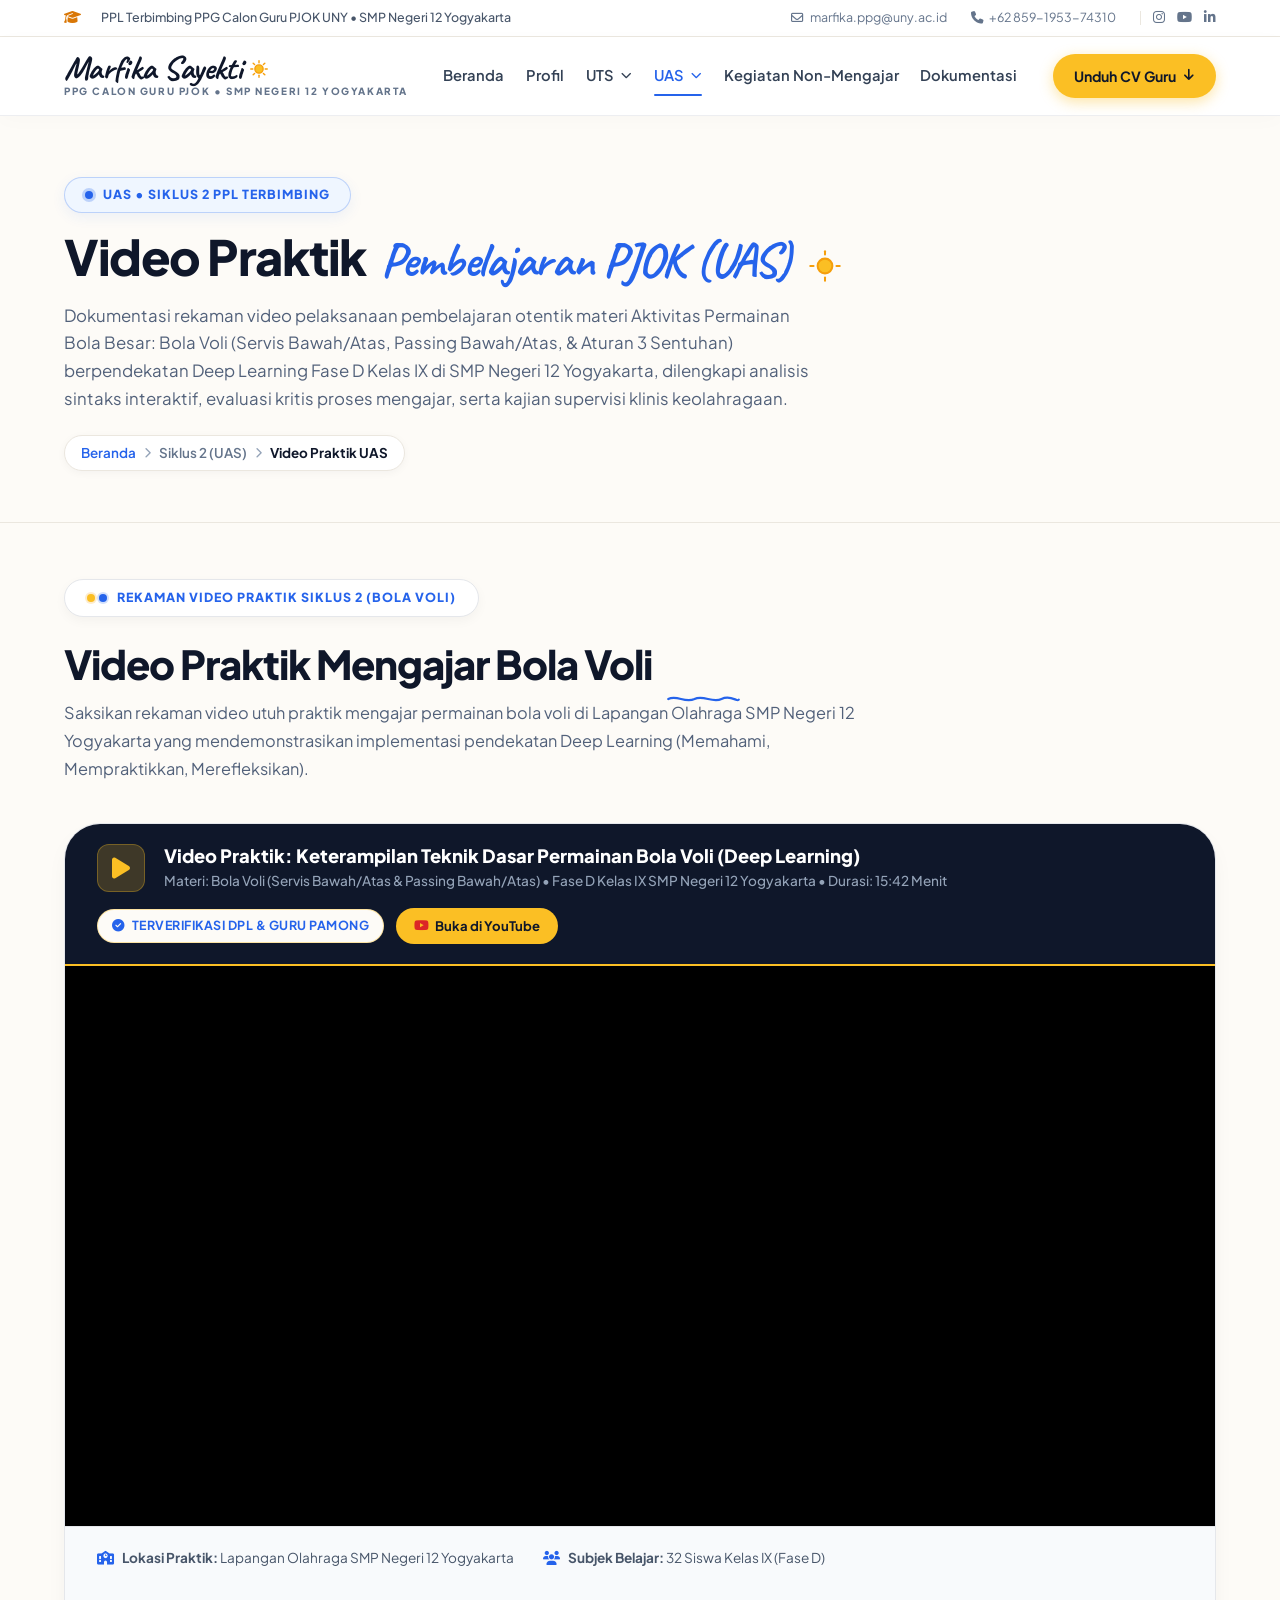
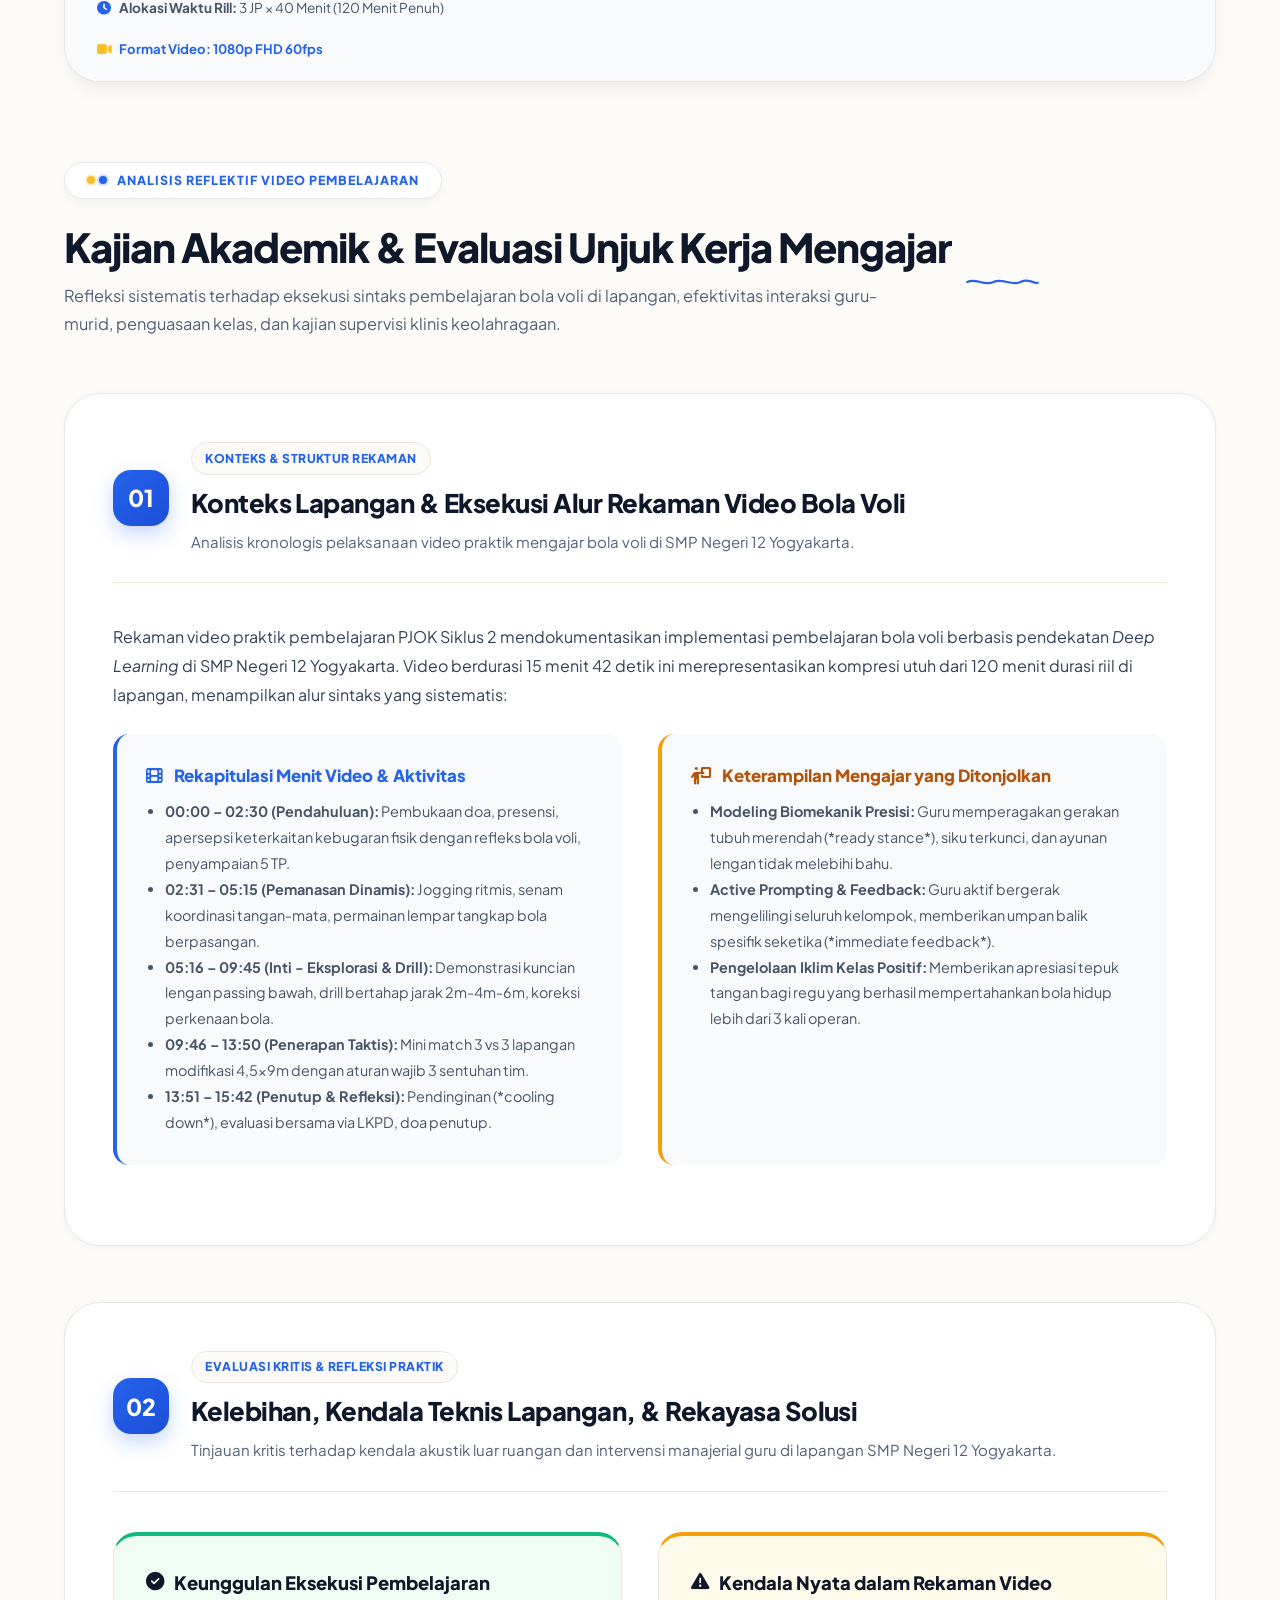
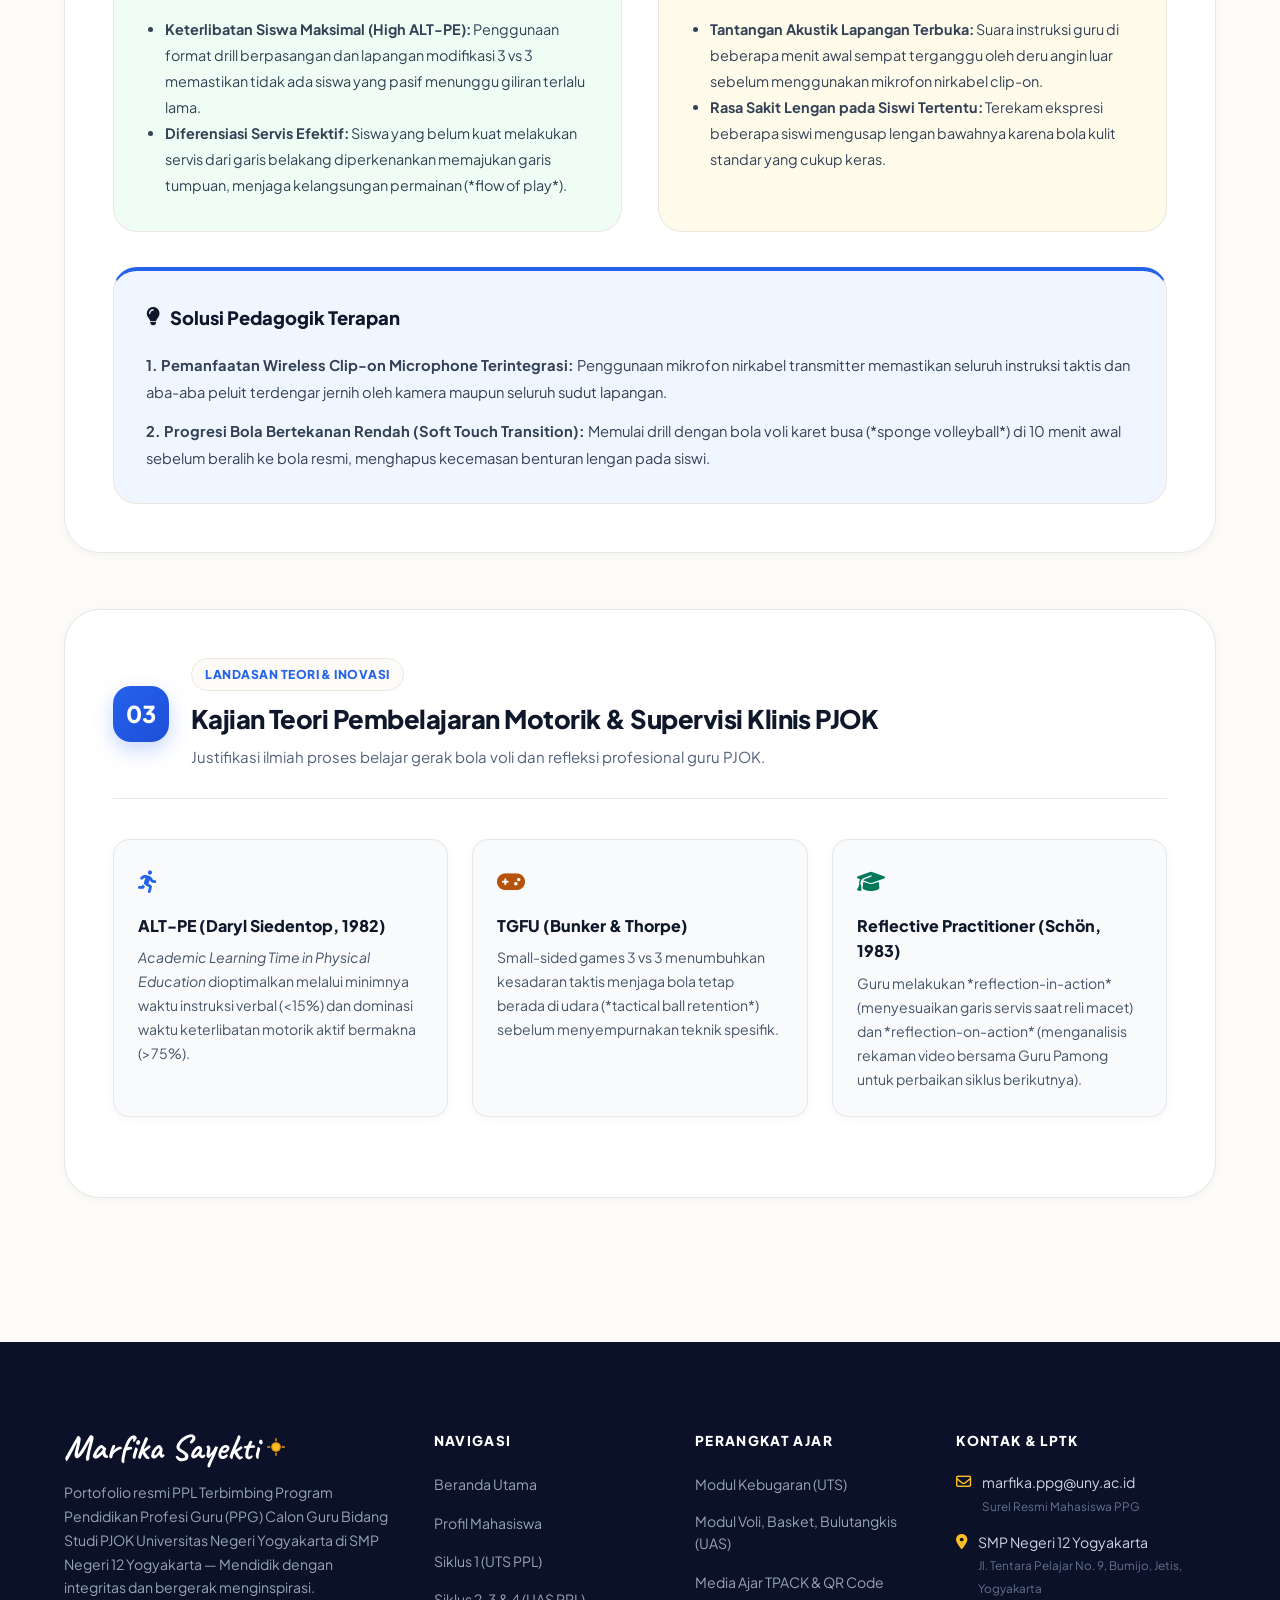
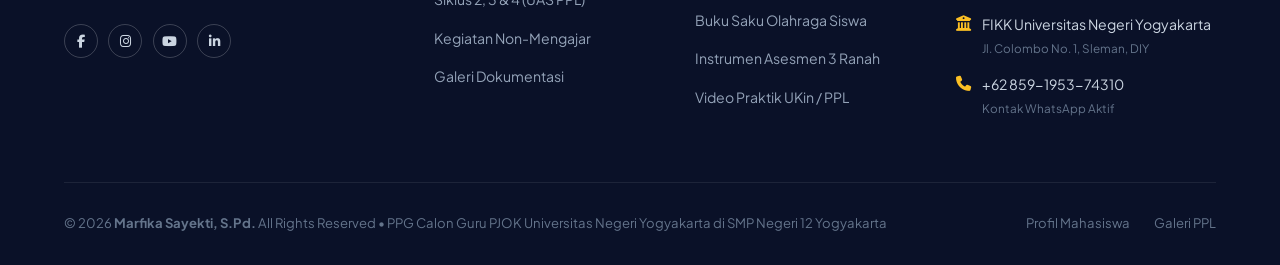
<file: UAS/video.html>
<!DOCTYPE html>
<html lang="id">
<head>
  <meta charset="UTF-8">
  <meta name="viewport" content="width=device-width, initial-scale=1.0">
  <title>UAS - Video Praktik Pembelajaran PJOK | Marfika Sayekti, S.Pd. - UNY</title>
  
  <link rel="icon" type="image/png" href="../logo.png">
  <link rel="preconnect" href="https://fonts.googleapis.com">
  <link rel="preconnect" href="https://fonts.gstatic.com" crossorigin>
  <link href="https://fonts.googleapis.com/css2?family=Caveat:wght@600;700&family=Plus+Jakarta+Sans:wght@300;400;500;600;700;800&display=swap" rel="stylesheet">
  <link rel="stylesheet" href="https://cdnjs.cloudflare.com/ajax/libs/font-awesome/6.5.1/css/all.min.css">
  <link rel="stylesheet" href="../css/studio-theme.css?v=2.1">
</head>
<body>

  <!-- =================================================================
       1. TOPBAR (Studio Theme)
       ================================================================= -->
    <!-- =================================================================
       1. TOPBAR (Studio Theme)
       ================================================================= -->
  <div class="topbar-studio">
    <div class="container topbar-studio-inner">
      <div class="topbar-left">
        <i class="fa-solid fa-graduation-cap lead-icon"></i>
        <span>PPL Terbimbing PPG Calon Guru PJOK UNY • SMP Negeri 12 Yogyakarta</span>
      </div>

      <div class="topbar-right">
        <a href="mailto:marfika.ppg@uny.ac.id" class="topbar-contact-item">
          <i class="fa-regular fa-envelope"></i>
          <span>marfika.ppg@uny.ac.id</span>
        </a>
        <a href="tel:+62859195374310" class="topbar-contact-item">
          <i class="fa-solid fa-phone"></i>
          <span>+62 859-1953-74310</span>
        </a>

        <div class="topbar-socials">
          <a href="javascript:void(0)" onclick="showToast('Instagram Marfika Sayekti')" class="topbar-social-link" aria-label="Instagram"><i class="fa-brands fa-instagram"></i></a>
          <a href="javascript:void(0)" onclick="showToast('Kanal YouTube Pembelajaran PJOK')" class="topbar-social-link" aria-label="YouTube"><i class="fa-brands fa-youtube"></i></a>
          <a href="javascript:void(0)" onclick="showToast('LinkedIn Marfika Sayekti')" class="topbar-social-link" aria-label="LinkedIn"><i class="fa-brands fa-linkedin-in"></i></a>
        </div>
      </div>
    </div>
  </div>

  <!-- =================================================================
       2. MAIN NAVBAR (Clean Studio Header + Script Logo & Sun Doodle)
       ================================================================= -->
  <header class="navbar-studio">
    <div class="container navbar-studio-inner">
      
      <!-- Brand Logo: Handwritten "Marfika" with radiant Sun Doodle -->
      <a href="../index.html" class="brand-studio">
        <div class="brand-studio-text">
          <span class="brand-studio-logo">
            Marfika Sayekti
            <!-- Sun Doodle SVG with Rays -->
            <svg class="sun-logo-doodle" viewBox="0 0 32 32" fill="none" xmlns="http://www.w3.org/2000/svg">
              <circle cx="16" cy="16" r="6" fill="#FBBF24" stroke="#F59E0B" stroke-width="2"/>
              <line x1="16" y1="4" x2="16" y2="7" stroke="#F59E0B" stroke-width="2" stroke-linecap="round"/>
              <line x1="16" y1="25" x2="16" y2="28" stroke="#F59E0B" stroke-width="2" stroke-linecap="round"/>
              <line x1="4" y1="16" x2="7" y2="16" stroke="#F59E0B" stroke-width="2" stroke-linecap="round"/>
              <line x1="25" y1="16" x2="28" y2="16" stroke="#F59E0B" stroke-width="2" stroke-linecap="round"/>
              <line x1="7.5" y1="7.5" x2="9.6" y2="9.6" stroke="#F59E0B" stroke-width="2" stroke-linecap="round"/>
              <line x1="22.4" y1="22.4" x2="24.5" y2="24.5" stroke="#F59E0B" stroke-width="2" stroke-linecap="round"/>
              <line x1="7.5" y1="24.5" x2="9.6" y2="22.4" stroke="#F59E0B" stroke-width="2" stroke-linecap="round"/>
              <line x1="22.4" y1="9.6" x2="24.5" y2="7.5" stroke="#F59E0B" stroke-width="2" stroke-linecap="round"/>
            </svg>
          </span>
          <span class="brand-studio-sub">PPG CALON GURU PJOK • SMP NEGERI 12 YOGYAKARTA</span>
        </div>
      </a>

      <!-- Navigation Links: 6 Menu Items Required -->
      <nav>
        <ul class="nav-menu-studio">
          <!-- 1. Beranda -->
          <li><a href="../index.html" class="nav-link-studio">Beranda</a></li>

          <!-- 2. Profil -->
          <li><a href="../profil.html" class="nav-link-studio">Profil</a></li>

          <!-- 3. UTS Dropdown -->
          <li class="nav-studio-dropdown">
            <a href="../UTS/rancangan.html" class="nav-link-studio">
              UTS <i class="fa-solid fa-chevron-down" style="font-size:0.68rem; margin-left:2px;"></i>
            </a>
            <ul class="dropdown-studio-menu">
              <li>
                <a href="../UTS/rancangan.html" class="dropdown-studio-item">
                  <i class="fa-solid fa-file-pen"></i> Rancangan Pembelajaran
                </a>
              </li>
              <li>
                <a href="../UTS/media.html" class="dropdown-studio-item">
                  <i class="fa-solid fa-photo-film"></i> Media Pembelajaran
                </a>
              </li>
              <li>
                <a href="../UTS/materi.html" class="dropdown-studio-item">
                  <i class="fa-solid fa-book-open-reader"></i> Materi Pembelajaran
                </a>
              </li>
              <li>
                <a href="../UTS/instrumen.html" class="dropdown-studio-item">
                  <i class="fa-solid fa-clipboard-check"></i> Instrumen Pembelajaran
                </a>
              </li>
            </ul>
          </li>

          <!-- 4. UAS Dropdown -->
          <li class="nav-studio-dropdown">
            <a href="rancangan.html" class="nav-link-studio active">
              UAS <i class="fa-solid fa-chevron-down" style="font-size:0.68rem; margin-left:2px;"></i>
            </a>
            <ul class="dropdown-studio-menu">
              <li>
                <a href="rancangan.html" class="dropdown-studio-item">
                  <i class="fa-solid fa-file-circle-check"></i> Rancangan Pembelajaran
                </a>
              </li>
              <li>
                <a href="media.html" class="dropdown-studio-item">
                  <i class="fa-solid fa-laptop-code"></i> Media Pembelajaran
                </a>
              </li>
              <li>
                <a href="materi.html" class="dropdown-studio-item">
                  <i class="fa-solid fa-book-bookmark"></i> Materi Pembelajaran
                </a>
              </li>
              <li>
                <a href="instrumen.html" class="dropdown-studio-item">
                  <i class="fa-solid fa-list-check"></i> Instrumen Pembelajaran
                </a>
              </li>
            </ul>
          </li>

          <!-- 5. Kegiatan Non-Mengajar -->
          <li><a href="../non-mengajar.html" class="nav-link-studio">Kegiatan Non-Mengajar</a></li>

          <!-- 6. Dokumentasi -->
          <li><a href="../dokumentasi.html" class="nav-link-studio">Dokumentasi</a></li>
        </ul>
      </nav>

      <!-- Right Action CTA: Golden-Yellow Pill Button -->
      <div style="display:flex; align-items:center; gap:0.75rem;">
        <a href="../profil.html#cv" class="btn-nav-connect" onclick="showToast('Unduh CV Guru Digital...');">
          <span>Unduh CV Guru</span>
          <i class="fa-solid fa-arrow-down"></i>
        </a>
        <button class="mobile-studio-toggle" aria-label="Buka Menu Navigasi">
          <i class="fa-solid fa-bars"></i>
        </button>
      </div>

    </div>
  </header>

  <!-- =================================================================
       3. SUBPAGE HERO HEADER (Studio Theme)
       ================================================================= -->
  <section class="subpage-studio-hero">
    <div class="container">
      <div class="hero-studio-badge" style="margin-bottom: 1rem;">
        <span class="badge-dot"></span>
        <span>UAS &bull; SIKLUS 2 PPL TERBIMBING</span>
      </div>

      <h1 class="subpage-hero-title">
        Video Praktik
        <span class="script-highlight" style="font-family: var(--font-script); color: var(--color-primary-blue); font-weight: 700; margin-left: 6px;">
          Pembelajaran PJOK (UAS)
          <svg class="sun-doodle-hero" viewBox="0 0 44 44" fill="none" xmlns="http://www.w3.org/2000/svg" style="width:36px; height:36px; vertical-align:middle; margin-left:6px;">
            <circle cx="22" cy="22" r="9" fill="#FBBF24" stroke="#F59E0B" stroke-width="2.5"/>
            <line x1="22" y1="4" x2="22" y2="8" stroke="#F59E0B" stroke-width="2.5" stroke-linecap="round"/>
            <line x1="22" y1="36" x2="22" y2="40" stroke="#F59E0B" stroke-width="2.5" stroke-linecap="round"/>
            <line x1="4" y1="22" x2="8" y2="22" stroke="#F59E0B" stroke-width="2.5" stroke-linecap="round"/>
            <line x1="36" y1="22" x2="40" y2="22" stroke="#F59E0B" stroke-width="2.5" stroke-linecap="round"/>
          </svg>
        </span>
      </h1>

      <p class="subpage-hero-desc">
        Dokumentasi rekaman video pelaksanaan pembelajaran otentik materi Aktivitas Permainan Bola Besar: Bola Voli (Servis Bawah/Atas, Passing Bawah/Atas, &amp; Aturan 3 Sentuhan) berpendekatan Deep Learning Fase D Kelas IX di SMP Negeri 12 Yogyakarta, dilengkapi analisis sintaks interaktif, evaluasi kritis proses mengajar, serta kajian supervisi klinis keolahragaan.
      </p>

      <div class="studio-breadcrumb">
        <a href="../index.html">Beranda</a>
        <i class="fa-solid fa-chevron-right"></i>
        <span>Siklus 2 (UAS)</span>
        <i class="fa-solid fa-chevron-right"></i>
        <span style="color:var(--color-midnight); font-weight:700;">Video Praktik UAS</span>
      </div>
    </div>
  </section>

  <!-- =================================================================
       4. MAIN CONTENT
       ================================================================= -->
  <main class="studio-content-page" style="padding-top: 3.5rem; padding-bottom: 5.5rem;">
    <div class="container">

      <!-- =============================================================
           A. VIDEO UTAMA SIKLUS 2 (BOLA VOLI) & EMBED PLAYER
           ============================================================= -->
      <section style="margin-bottom: 5rem;">
        <div class="section-agency-head" style="margin-bottom: 2.5rem;">
          <div class="badge-pill-group">
            <span class="twin-dot-icon">
              <span></span><span></span>
            </span>
            <span>REKAMAN VIDEO PRAKTIK SIKLUS 2 (BOLA VOLI)</span>
          </div>
          <h2 class="section-agency-title">
            Video Praktik Mengajar Bola Voli
            <span class="wavy-squiggle-wrap" style="display:inline-block; vertical-align:middle; margin-left:8px;">
              <svg class="wavy-squiggle-svg" viewBox="0 0 100 16" fill="none" xmlns="http://www.w3.org/2000/svg" style="width:75px; height:12px;">
                <path d="M3 8C15 2 25 14 38 8C50 2 62 14 74 8C86 2 95 12 97 9" stroke="#2563EB" stroke-width="3" stroke-linecap="round"/>
              </svg>
            </span>
          </h2>
          <p class="section-agency-subtitle">
            Saksikan rekaman video utuh praktik mengajar permainan bola voli di Lapangan Olahraga SMP Negeri 12 Yogyakarta yang mendemonstrasikan implementasi pendekatan Deep Learning (Memahami, Mempraktikkan, Merefleksikan).
          </p>
        </div>

        <!-- Video Player Card -->
        <div class="pdf-viewer-card" style="background: #ffffff; border-radius: var(--radius-xl); border: 1.5px solid var(--color-border-card); overflow: hidden; box-shadow: var(--shadow-md); margin-bottom: 2.5rem;">
          
          <!-- Toolbar -->
          <div class="pdf-viewer-toolbar" style="background: #0F172A; color: #ffffff; padding: 1.25rem 2rem; display: flex; align-items: center; justify-content: space-between; flex-wrap: wrap; gap: 1rem;">
            <div class="pdf-toolbar-info" style="display: flex; align-items: center; gap: 1.2rem;">
              <div class="pdf-toolbar-icon" style="background: rgba(251, 191, 36, 0.2); width: 48px; height: 48px; border-radius: 12px; display: flex; align-items: center; justify-content: center; font-size: 1.5rem; color: #FBBF24;">
                <i class="fa-solid fa-play"></i>
              </div>
              <div>
                <div class="pdf-toolbar-title" style="font-size: 1.15rem; font-weight: 800; color: #FFFFFF; margin-bottom: 0.2rem;">
                  Video Praktik: Keterampilan Teknik Dasar Permainan Bola Voli (Deep Learning)
                </div>
                <div class="pdf-toolbar-sub" style="font-size: 0.85rem; color: #94A3B8;">
                  Materi: Bola Voli (Servis Bawah/Atas &amp; Passing Bawah/Atas) &bull; Fase D Kelas IX SMP Negeri 12 Yogyakarta &bull; Durasi: 15:42 Menit
                </div>
              </div>
            </div>

            <div class="pdf-toolbar-actions" style="display: flex; align-items: center; gap: 0.75rem; flex-wrap: wrap;">
              <span class="tag-pill" style="background: rgba(251, 191, 36, 0.2); color: #FBBF24; font-weight: 700; border: 1px solid rgba(251, 191, 36, 0.4); padding: 6px 14px; font-size: 0.78rem;">
                <i class="fa-solid fa-circle-check" style="margin-right: 5px;"></i> Terverifikasi DPL &amp; Guru Pamong
              </span>
              <a href="https://www.youtube.com/watch?v=dQw4w9WgXcQ" target="_blank" rel="noopener noreferrer" class="btn btn-sun btn-sm" style="background: #FBBF24; color: #0F172A; font-weight: 700; padding: 0.6rem 1.2rem; border-radius: 999px; text-decoration: none; display: inline-flex; align-items: center; gap: 0.4rem;">
                <i class="fa-brands fa-youtube" style="color: #DC2626;"></i> Buka di YouTube
              </a>
            </div>
          </div>

          <!-- Video Frame Wrapper -->
          <div class="pdf-frame-wrapper" style="width: 100%; height: 560px; background: #000000; position: relative;">
            <iframe 
              src="https://www.youtube.com/embed/dQw4w9WgXcQ?rel=0&modestbranding=1" 
              title="Video Praktik Pembelajaran Bola Voli Marfika Sayekti"
              style="width: 100%; height: 100%; border: none;"
              allow="accelerometer; autoplay; clipboard-write; encrypted-media; gyroscope; picture-in-picture; web-share" 
              allowfullscreen
              loading="lazy">
            </iframe>
          </div>

          <!-- Video Metadata Bar -->
          <div style="background: #F8FAFC; padding: 1.25rem 2rem; border-top: 1px solid var(--color-border-card); display: flex; align-items: center; justify-content: space-between; flex-wrap: wrap; gap: 1rem;">
            <div style="display: flex; align-items: center; gap: 1.8rem; flex-wrap: wrap;">
              <div style="font-size: 0.85rem; color: #475569;">
                <i class="fa-solid fa-school" style="color: var(--color-primary-blue); margin-right: 6px;"></i>
                <strong>Lokasi Praktik:</strong> Lapangan Olahraga SMP Negeri 12 Yogyakarta
              </div>
              <div style="font-size: 0.85rem; color: #475569;">
                <i class="fa-solid fa-users" style="color: var(--color-primary-blue); margin-right: 6px;"></i>
                <strong>Subjek Belajar:</strong> 32 Siswa Kelas IX (Fase D)
              </div>
              <div style="font-size: 0.85rem; color: #475569;">
                <i class="fa-solid fa-clock" style="color: var(--color-primary-blue); margin-right: 6px;"></i>
                <strong>Alokasi Waktu Rill:</strong> 3 JP &times; 40 Menit (120 Menit Penuh)
              </div>
            </div>
            <div>
              <span style="font-size: 0.82rem; color: var(--color-primary-blue); font-weight: 700;">
                <i class="fa-solid fa-video" style="color: #FBBF24; margin-right: 5px;"></i> Format Video: 1080p FHD 60fps
              </span>
            </div>
          </div>
        </div>

      </section>

      <!-- =============================================================
           B. ANALISIS AKADEMIK & REFLEKSI VIDEO PRAKTIK
           ============================================================= -->
      <section>
        
        <div class="section-agency-head" style="margin-bottom: 3.5rem;">
          <div class="badge-pill-group">
            <span class="twin-dot-icon">
              <span></span><span></span>
            </span>
            <span>ANALISIS REFLEKTIF VIDEO PEMBELAJARAN</span>
          </div>
          <h2 class="section-agency-title">
            Kajian Akademik &amp; Evaluasi Unjuk Kerja Mengajar
            <span class="wavy-squiggle-wrap" style="display:inline-block; vertical-align:middle; margin-left:8px;">
              <svg class="wavy-squiggle-svg" viewBox="0 0 100 16" fill="none" xmlns="http://www.w3.org/2000/svg" style="width:75px; height:12px;">
                <path d="M3 8C15 2 25 14 38 8C50 2 62 14 74 8C86 2 95 12 97 9" stroke="#2563EB" stroke-width="3" stroke-linecap="round"/>
              </svg>
            </span>
          </h2>
          <p class="section-agency-subtitle">
            Refleksi sistematis terhadap eksekusi sintaks pembelajaran bola voli di lapangan, efektivitas interaksi guru-murid, penguasaan kelas, dan kajian supervisi klinis keolahragaan.
          </p>
        </div>

        <!-- 1. KONTEKS & TUJUAN VIDEO -->
        <article class="analysis-module-card">
          <div class="analysis-module-header">
            <div class="analysis-module-num">01</div>
            <div>
              <span class="tag-pill" style="margin-bottom:0.5rem; display:inline-block; background:rgba(37,99,235,0.1); color:var(--color-primary-blue); font-weight:800;">
                KONTEKS &amp; STRUKTUR REKAMAN
              </span>
              <h3 class="analysis-module-title">Konteks Lapangan &amp; Eksekusi Alur Rekaman Video Bola Voli</h3>
              <p class="analysis-module-desc">
                Analisis kronologis pelaksanaan video praktik mengajar bola voli di SMP Negeri 12 Yogyakarta.
              </p>
            </div>
          </div>

          <div class="analysis-content-body">
            <p style="line-height: 1.8; color: #334155; margin-bottom: 1.5rem;">
              Rekaman video praktik pembelajaran PJOK Siklus 2 mendokumentasikan implementasi pembelajaran bola voli berbasis pendekatan <em>Deep Learning</em> di SMP Negeri 12 Yogyakarta. Video berdurasi 15 menit 42 detik ini merepresentasikan kompresi utuh dari 120 menit durasi riil di lapangan, menampilkan alur sintaks yang sistematis:
            </p>

            <div class="analysis-grid-2col" style="margin-bottom: 2rem;">
              <div style="background: #F8FAFC; padding: 1.8rem; border-radius: var(--radius-md); border-left: 4px solid var(--color-primary-blue);">
                <h5 style="font-size: 1.05rem; font-weight: 800; color: var(--color-primary-blue); margin-bottom: 0.6rem;">
                  <i class="fa-solid fa-film" style="margin-right: 8px;"></i> Rekapitulasi Menit Video &amp; Aktivitas
                </h5>
                <ul style="padding-left: 1.2rem; font-size: 0.9rem; color: #475569; line-height: 1.8;">
                  <li><strong>00:00 &ndash; 02:30 (Pendahuluan):</strong> Pembukaan doa, presensi, apersepsi keterkaitan kebugaran fisik dengan refleks bola voli, penyampaian 5 TP.</li>
                  <li><strong>02:31 &ndash; 05:15 (Pemanasan Dinamis):</strong> Jogging ritmis, senam koordinasi tangan-mata, permainan lempar tangkap bola berpasangan.</li>
                  <li><strong>05:16 &ndash; 09:45 (Inti - Eksplorasi &amp; Drill):</strong> Demonstrasi kuncian lengan passing bawah, drill bertahap jarak 2m-4m-6m, koreksi perkenaan bola.</li>
                  <li><strong>09:46 &ndash; 13:50 (Penerapan Taktis):</strong> Mini match 3 vs 3 lapangan modifikasi 4,5&times;9m dengan aturan wajib 3 sentuhan tim.</li>
                  <li><strong>13:51 &ndash; 15:42 (Penutup &amp; Refleksi):</strong> Pendinginan (*cooling down*), evaluasi bersama via LKPD, doa penutup.</li>
                </ul>
              </div>

              <div style="background: #F8FAFC; padding: 1.8rem; border-radius: var(--radius-md); border-left: 4px solid #F59E0B;">
                <h5 style="font-size: 1.05rem; font-weight: 800; color: #B45309; margin-bottom: 0.6rem;">
                  <i class="fa-solid fa-person-chalkboard" style="margin-right: 8px;"></i> Keterampilan Mengajar yang Ditonjolkan
                </h5>
                <ul style="padding-left: 1.2rem; font-size: 0.9rem; color: #475569; line-height: 1.8;">
                  <li><strong>Modeling Biomekanik Presisi:</strong> Guru memperagakan gerakan tubuh merendah (*ready stance*), siku terkunci, dan ayunan lengan tidak melebihi bahu.</li>
                  <li><strong>Active Prompting &amp; Feedback:</strong> Guru aktif bergerak mengelilingi seluruh kelompok, memberikan umpan balik spesifik seketika (*immediate feedback*).</li>
                  <li><strong>Pengelolaan Iklim Kelas Positif:</strong> Memberikan apresiasi tepuk tangan bagi regu yang berhasil mempertahankan bola hidup lebih dari 3 kali operan.</li>
                </ul>
              </div>
            </div>
          </div>
        </article>

        <!-- 2. EVALUASI KRITIS & SOLUSI -->
        <article class="analysis-module-card">
          <div class="analysis-module-header">
            <div class="analysis-module-num">02</div>
            <div>
              <span class="tag-pill" style="margin-bottom:0.5rem; display:inline-block; background:rgba(245,158,11,0.1); color:#B45309; font-weight:800;">
                EVALUASI KRITIS &amp; REFLEKSI PRAKTIK
              </span>
              <h3 class="analysis-module-title">Kelebihan, Kendala Teknis Lapangan, &amp; Rekayasa Solusi</h3>
              <p class="analysis-module-desc">
                Tinjauan kritis terhadap kendala akustik luar ruangan dan intervensi manajerial guru di lapangan SMP Negeri 12 Yogyakarta.
              </p>
            </div>
          </div>

          <div class="analysis-content-body">
            <div class="analysis-grid-2col" style="margin-bottom: 2rem;">
              
              <div class="analysis-box-item pro">
                <div class="analysis-box-title">
                  <i class="fa-solid fa-circle-check"></i> Keunggulan Eksekusi Pembelajaran
                </div>
                <ul style="padding-left: 1.2rem; font-size: 0.9rem; color: #334155; line-height: 1.8;">
                  <li><strong>Keterlibatan Siswa Maksimal (High ALT-PE):</strong> Penggunaan format drill berpasangan dan lapangan modifikasi 3 vs 3 memastikan tidak ada siswa yang pasif menunggu giliran terlalu lama.</li>
                  <li><strong>Diferensiasi Servis Efektif:</strong> Siswa yang belum kuat melakukan servis dari garis belakang diperkenankan memajukan garis tumpuan, menjaga kelangsungan permainan (*flow of play*).</li>
                </ul>
              </div>

              <div class="analysis-box-item con">
                <div class="analysis-box-title">
                  <i class="fa-solid fa-triangle-exclamation"></i> Kendala Nyata dalam Rekaman Video
                </div>
                <ul style="padding-left: 1.2rem; font-size: 0.9rem; color: #334155; line-height: 1.8;">
                  <li><strong>Tantangan Akustik Lapangan Terbuka:</strong> Suara instruksi guru di beberapa menit awal sempat terganggu oleh deru angin luar sebelum menggunakan mikrofon nirkabel clip-on.</li>
                  <li><strong>Rasa Sakit Lengan pada Siswi Tertentu:</strong> Terekam ekspresi beberapa siswi mengusap lengan bawahnya karena bola kulit standar yang cukup keras.</li>
                </ul>
              </div>

            </div>

            <div class="analysis-box-item solution">
              <div class="analysis-box-title">
                <i class="fa-solid fa-lightbulb"></i> Solusi Pedagogik Terapan
              </div>
              <div style="font-size: 0.92rem; color: #334155; line-height: 1.8;">
                <p style="margin-bottom: 0.8rem;">
                  <strong>1. Pemanfaatan Wireless Clip-on Microphone Terintegrasi:</strong> Penggunaan mikrofon nirkabel transmitter memastikan seluruh instruksi taktis dan aba-aba peluit terdengar jernih oleh kamera maupun seluruh sudut lapangan.
                </p>
                <p>
                  <strong>2. Progresi Bola Bertekanan Rendah (Soft Touch Transition):</strong> Memulai drill dengan bola voli karet busa (*sponge volleyball*) di 10 menit awal sebelum beralih ke bola resmi, menghapus kecemasan benturan lengan pada siswi.
                </p>
              </div>
            </div>
          </div>
        </article>

        <!-- 3. LANDASAN TEORI PEDAGOGIK -->
        <article class="analysis-module-card">
          <div class="analysis-module-header">
            <div class="analysis-module-num">03</div>
            <div>
              <span class="tag-pill" style="margin-bottom:0.5rem; display:inline-block; background:rgba(16,185,129,0.1); color:#047857; font-weight:800;">
                LANDASAN TEORI &amp; INOVASI
              </span>
              <h3 class="analysis-module-title">Kajian Teori Pembelajaran Motorik &amp; Supervisi Klinis PJOK</h3>
              <p class="analysis-module-desc">
                Justifikasi ilmiah proses belajar gerak bola voli dan refleksi profesional guru PJOK.
              </p>
            </div>
          </div>

          <div class="analysis-content-body">
            <div class="theory-grid" style="display: grid; grid-template-columns: repeat(auto-fit, minmax(280px, 1fr)); gap: 1.5rem; margin-bottom: 2rem;">
              
              <div class="theory-card" style="background:#F8FAFC; border:1px solid var(--color-border-card); border-radius:var(--radius-md); padding:1.5rem;">
                <div style="font-size: 1.4rem; color: var(--color-primary-blue); margin-bottom: 0.8rem;">
                  <i class="fa-solid fa-person-running"></i>
                </div>
                <h5 style="font-weight: 800; font-size: 1rem; color: #0F172A; margin-bottom: 0.5rem;">ALT-PE (Daryl Siedentop, 1982)</h5>
                <p style="font-size: 0.88rem; color: #475569; line-height: 1.7;">
                  <em>Academic Learning Time in Physical Education</em> dioptimalkan melalui minimnya waktu instruksi verbal (&lt;15%) dan dominasi waktu keterlibatan motorik aktif bermakna (&gt;75%).
                </p>
              </div>

              <div class="theory-card" style="background:#F8FAFC; border:1px solid var(--color-border-card); border-radius:var(--radius-md); padding:1.5rem;">
                <div style="font-size: 1.4rem; color: #B45309; margin-bottom: 0.8rem;">
                  <i class="fa-solid fa-gamepad"></i>
                </div>
                <h5 style="font-weight: 800; font-size: 1rem; color: #0F172A; margin-bottom: 0.5rem;">TGFU (Bunker &amp; Thorpe)</h5>
                <p style="font-size: 0.88rem; color: #475569; line-height: 1.7;">
                  Small-sided games 3 vs 3 menumbuhkan kesadaran taktis menjaga bola tetap berada di udara (*tactical ball retention*) sebelum menyempurnakan teknik spesifik.
                </p>
              </div>

              <div class="theory-card" style="background:#F8FAFC; border:1px solid var(--color-border-card); border-radius:var(--radius-md); padding:1.5rem;">
                <div style="font-size: 1.4rem; color: #047857; margin-bottom: 0.8rem;">
                  <i class="fa-solid fa-graduation-cap"></i>
                </div>
                <h5 style="font-weight: 800; font-size: 1rem; color: #0F172A; margin-bottom: 0.5rem;">Reflective Practitioner (Sch&ouml;n, 1983)</h5>
                <p style="font-size: 0.88rem; color: #475569; line-height: 1.7;">
                  Guru melakukan *reflection-in-action* (menyesuaikan garis servis saat reli macet) dan *reflection-on-action* (menganalisis rekaman video bersama Guru Pamong untuk perbaikan siklus berikutnya).
                </p>
              </div>

            </div>
          </div>
        </article>

      </section>

    </div>
  </main>

    <footer class="footer-midnight-studio">
    <div class="container">
      <div class="footer-studio-grid">
        
        <!-- Col 1: Brand Info -->
        <div>
          <a href="../index.html" class="footer-brand-logo">
            Marfika Sayekti
            <svg class="sun-logo-doodle" viewBox="0 0 32 32" fill="none" xmlns="http://www.w3.org/2000/svg">
              <circle cx="16" cy="16" r="6" fill="#FBBF24" stroke="#F59E0B" stroke-width="2"/>
              <line x1="16" y1="4" x2="16" y2="7" stroke="#F59E0B" stroke-width="2" stroke-linecap="round"/>
              <line x1="16" y1="25" x2="16" y2="28" stroke="#F59E0B" stroke-width="2" stroke-linecap="round"/>
              <line x1="4" y1="16" x2="7" y2="16" stroke="#F59E0B" stroke-width="2" stroke-linecap="round"/>
              <line x1="25" y1="16" x2="28" y2="16" stroke="#F59E0B" stroke-width="2" stroke-linecap="round"/>
            </svg>
          </a>
          <p class="footer-brand-desc">
            Portofolio resmi PPL Terbimbing Program Pendidikan Profesi Guru (PPG) Calon Guru Bidang Studi PJOK Universitas Negeri Yogyakarta di SMP Negeri 12 Yogyakarta — Mendidik dengan integritas dan bergerak menginspirasi.
          </p>
          <div class="footer-social-circles">
            <a href="javascript:void(0)" onclick="showStudioToast('Facebook')" class="footer-social-btn" aria-label="Facebook"><i class="fa-brands fa-facebook-f"></i></a>
            <a href="javascript:void(0)" onclick="showStudioToast('Instagram @marfikasayekti')" class="footer-social-btn" aria-label="Instagram"><i class="fa-brands fa-instagram"></i></a>
            <a href="javascript:void(0)" onclick="showStudioToast('YouTube Pembelajaran PJOK')" class="footer-social-btn" aria-label="YouTube"><i class="fa-brands fa-youtube"></i></a>
            <a href="javascript:void(0)" onclick="showStudioToast('LinkedIn Marfika Sayekti')" class="footer-social-btn" aria-label="LinkedIn"><i class="fa-brands fa-linkedin-in"></i></a>
          </div>
        </div>

        <!-- Col 2: NAVIGASI -->
        <div>
          <h4 class="footer-col-title">NAVIGASI</h4>
          <ul class="footer-links-list">
            <li><a href="../index.html" class="footer-link-item">Beranda Utama</a></li>
            <li><a href="../profil.html" class="footer-link-item">Profil Mahasiswa</a></li>
            <li><a href="../UTS/rancangan.html" class="footer-link-item">Siklus 1 (UTS PPL)</a></li>
            <li><a href="../UAS/rancangan.html" class="footer-link-item">Siklus 2, 3 &amp; 4 (UAS PPL)</a></li>
            <li><a href="../non-mengajar.html" class="footer-link-item">Kegiatan Non-Mengajar</a></li>
            <li><a href="../dokumentasi.html" class="footer-link-item">Galeri Dokumentasi</a></li>
          </ul>
        </div>

        <!-- Col 3: PERANGKAT AJAR -->
        <div>
          <h4 class="footer-col-title">PERANGKAT AJAR</h4>
          <ul class="footer-links-list">
            <li><a href="../UTS/rancangan.html" class="footer-link-item">Modul Kebugaran (UTS)</a></li>
            <li><a href="../UAS/rancangan.html" class="footer-link-item">Modul Voli, Basket, Bulutangkis (UAS)</a></li>
            <li><a href="../UTS/media.html" class="footer-link-item">Media Ajar TPACK &amp; QR Code</a></li>
            <li><a href="../UAS/materi.html" class="footer-link-item">Buku Saku Olahraga Siswa</a></li>
            <li><a href="../UTS/instrumen.html" class="footer-link-item">Instrumen Asesmen 3 Ranah</a></li>
            <li><a href="../UTS/video.html" class="footer-link-item">Video Praktik UKin / PPL</a></li>
          </ul>
        </div>

        <!-- Col 4: KONTAK RESMI & LPTK -->
        <div>
          <h4 class="footer-col-title">KONTAK &amp; LPTK</h4>
          <ul class="footer-contact-list">
            <li class="footer-contact-entry">
              <i class="fa-regular fa-envelope"></i>
              <span>marfika.ppg@uny.ac.id<br><small style="color:#64748B;">Surel Resmi Mahasiswa PPG</small></span>
            </li>
            <li class="footer-contact-entry">
              <i class="fa-solid fa-location-dot"></i>
              <span>SMP Negeri 12 Yogyakarta<br><small style="color:#64748B;">Jl. Tentara Pelajar No. 9, Bumijo, Jetis, Yogyakarta</small></span>
            </li>
            <li class="footer-contact-entry">
              <i class="fa-solid fa-building-columns"></i>
              <span>FIKK Universitas Negeri Yogyakarta<br><small style="color:#64748B;">Jl. Colombo No. 1, Sleman, DIY</small></span>
            </li>
            <li class="footer-contact-entry">
              <i class="fa-solid fa-phone"></i>
              <span>+62 859-1953-74310<br><small style="color:#64748B;">Kontak WhatsApp Aktif</small></span>
            </li>
          </ul>
        </div>

      </div>

      <!-- Footer Bottom Bar -->
      <div class="footer-bottom-bar">
        <div>
          &copy; 2026 <strong>Marfika Sayekti, S.Pd.</strong> All Rights Reserved &bull; PPG Calon Guru PJOK Universitas Negeri Yogyakarta di SMP Negeri 12 Yogyakarta
        </div>
        <div class="footer-bottom-links">
          <a href="../profil.html">Profil Mahasiswa</a>
          <a href="../dokumentasi.html">Galeri PPL</a>
        </div>
      </div>
    </div>
  </footer>

  <script src="../js/studio.js"></script>
</body>
</html>
</file>
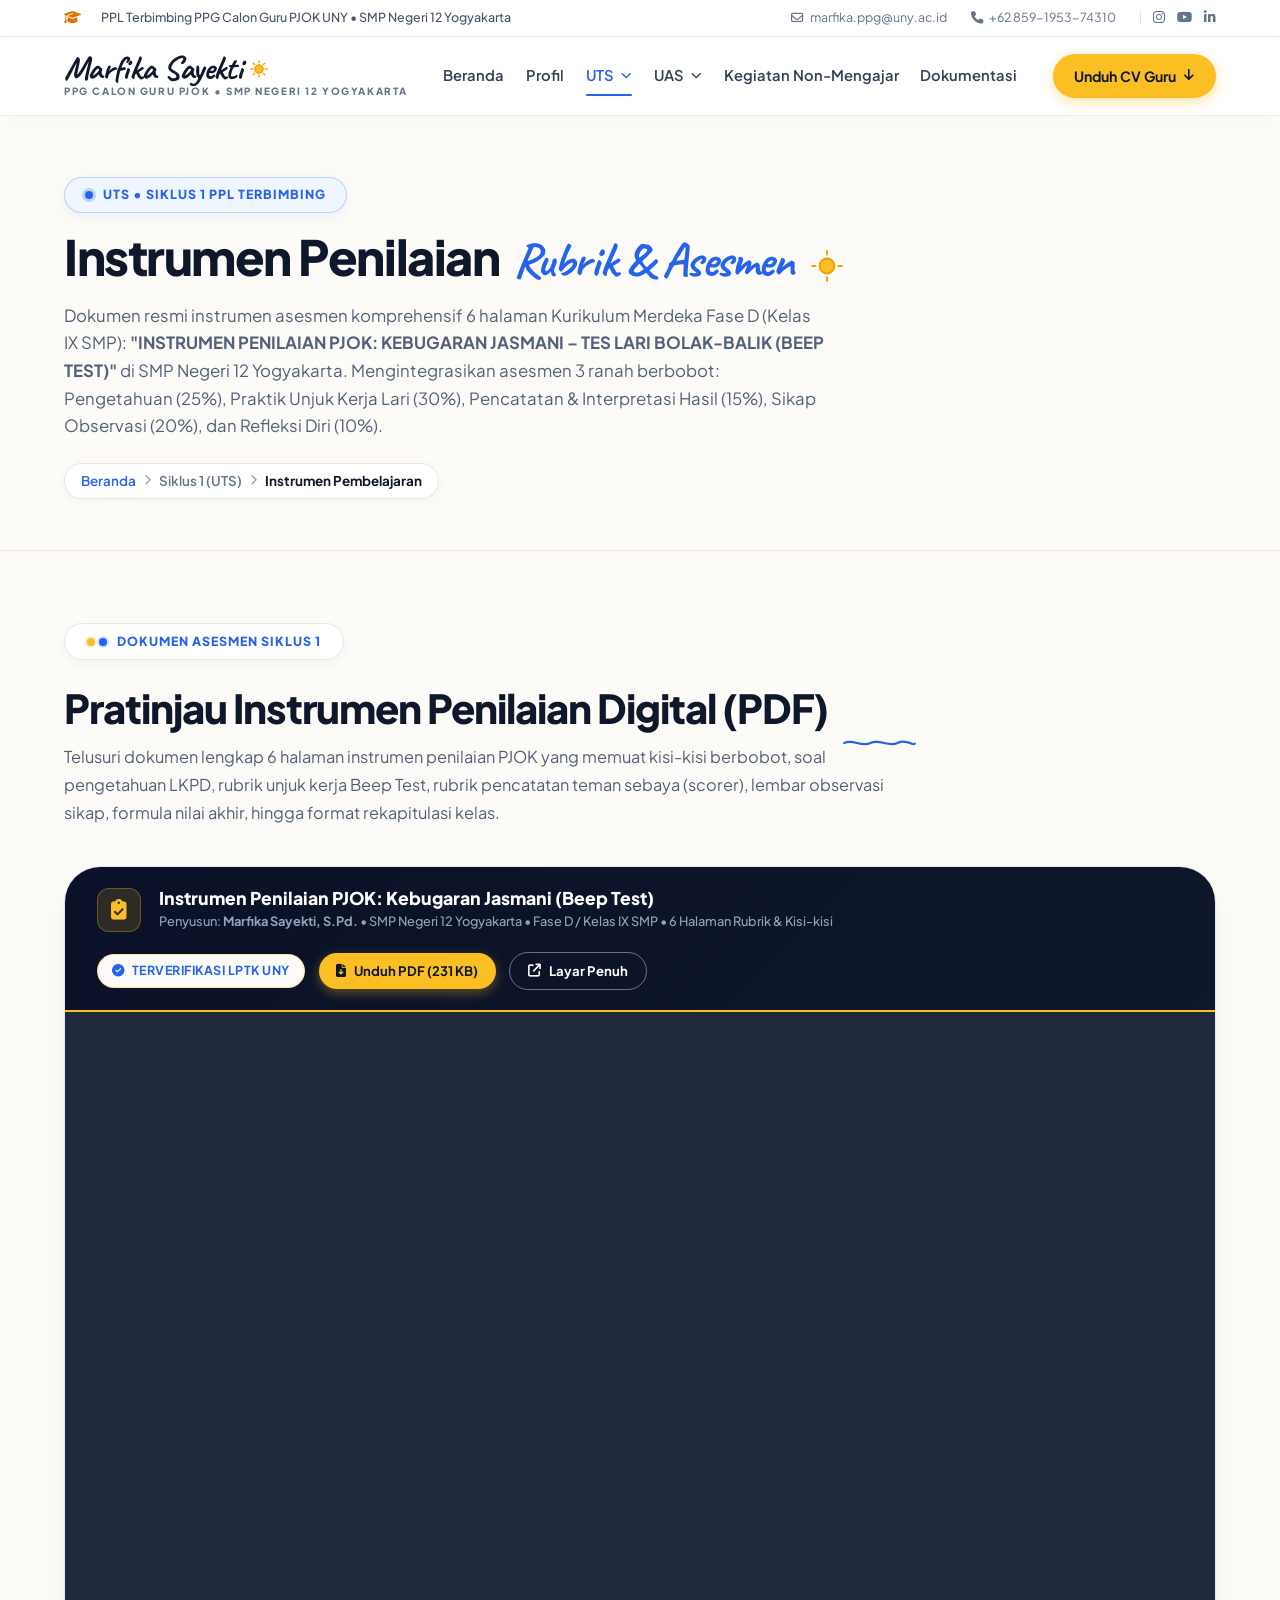
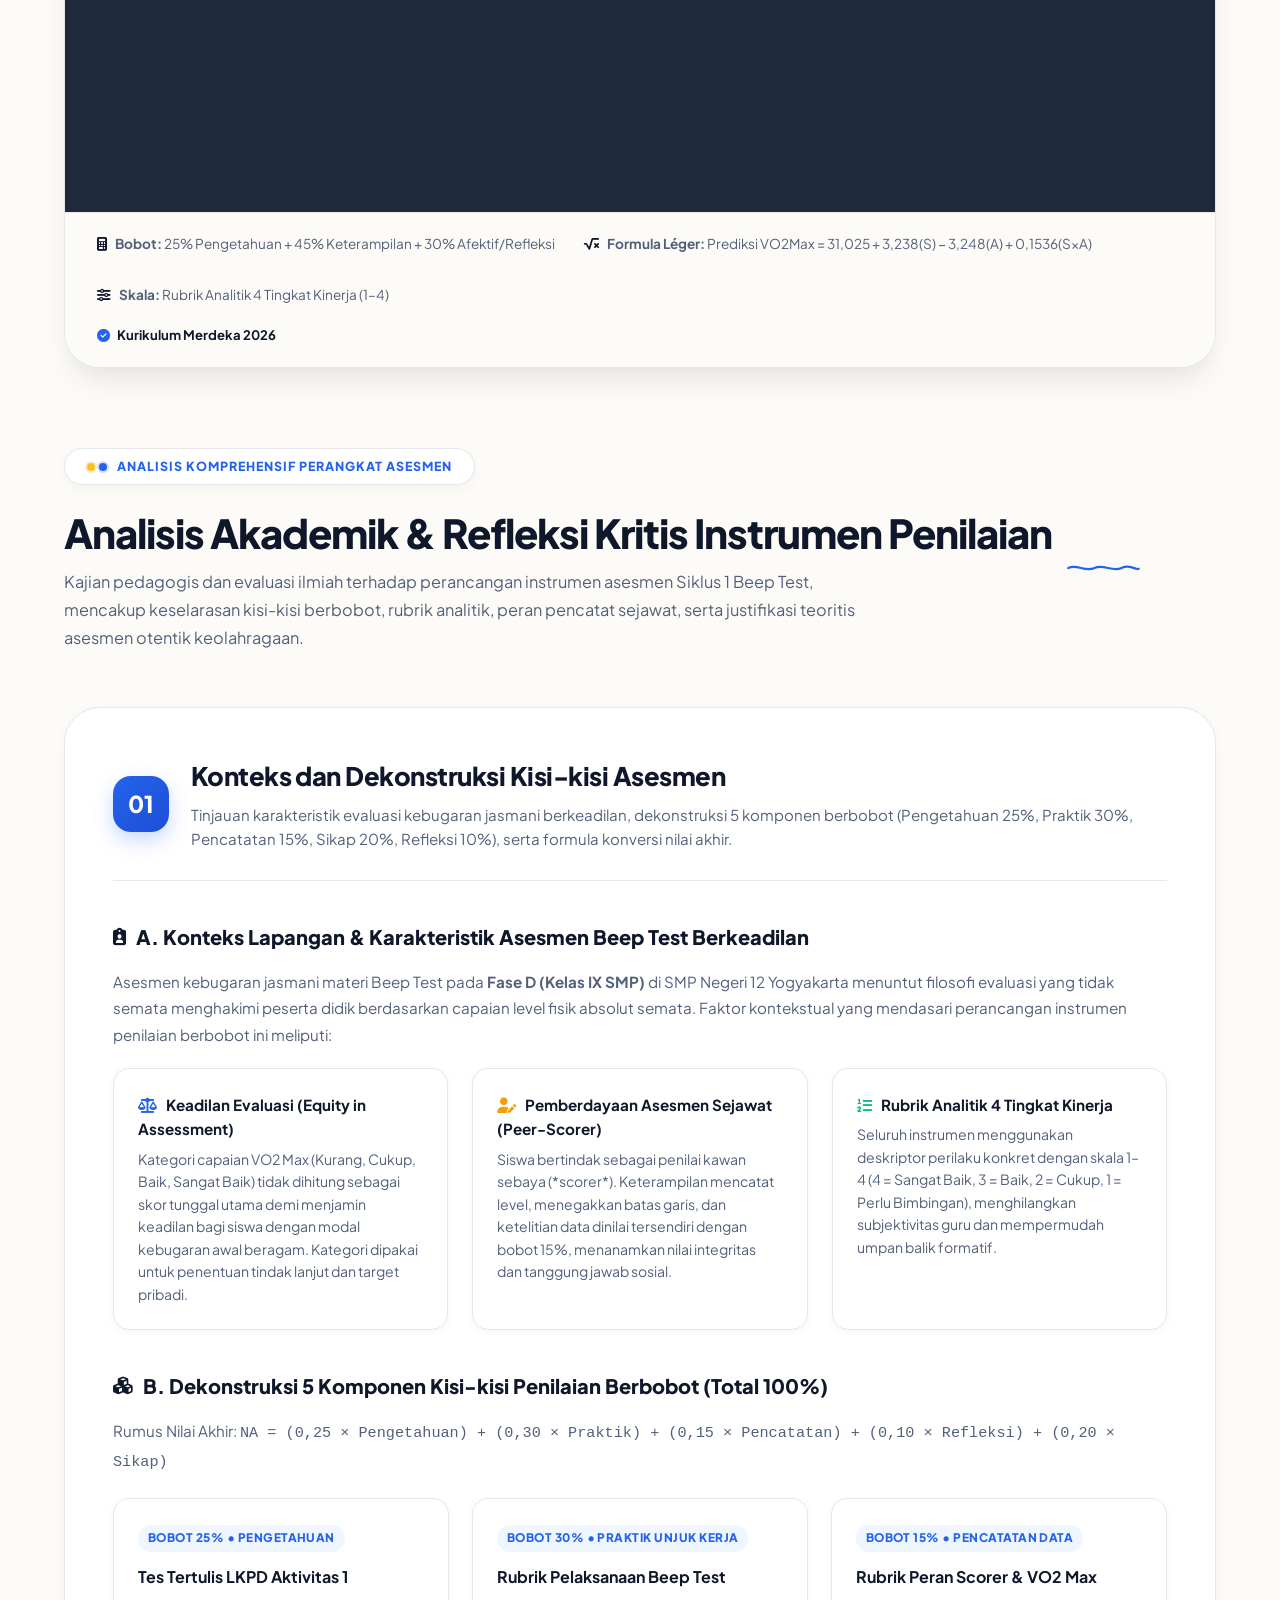
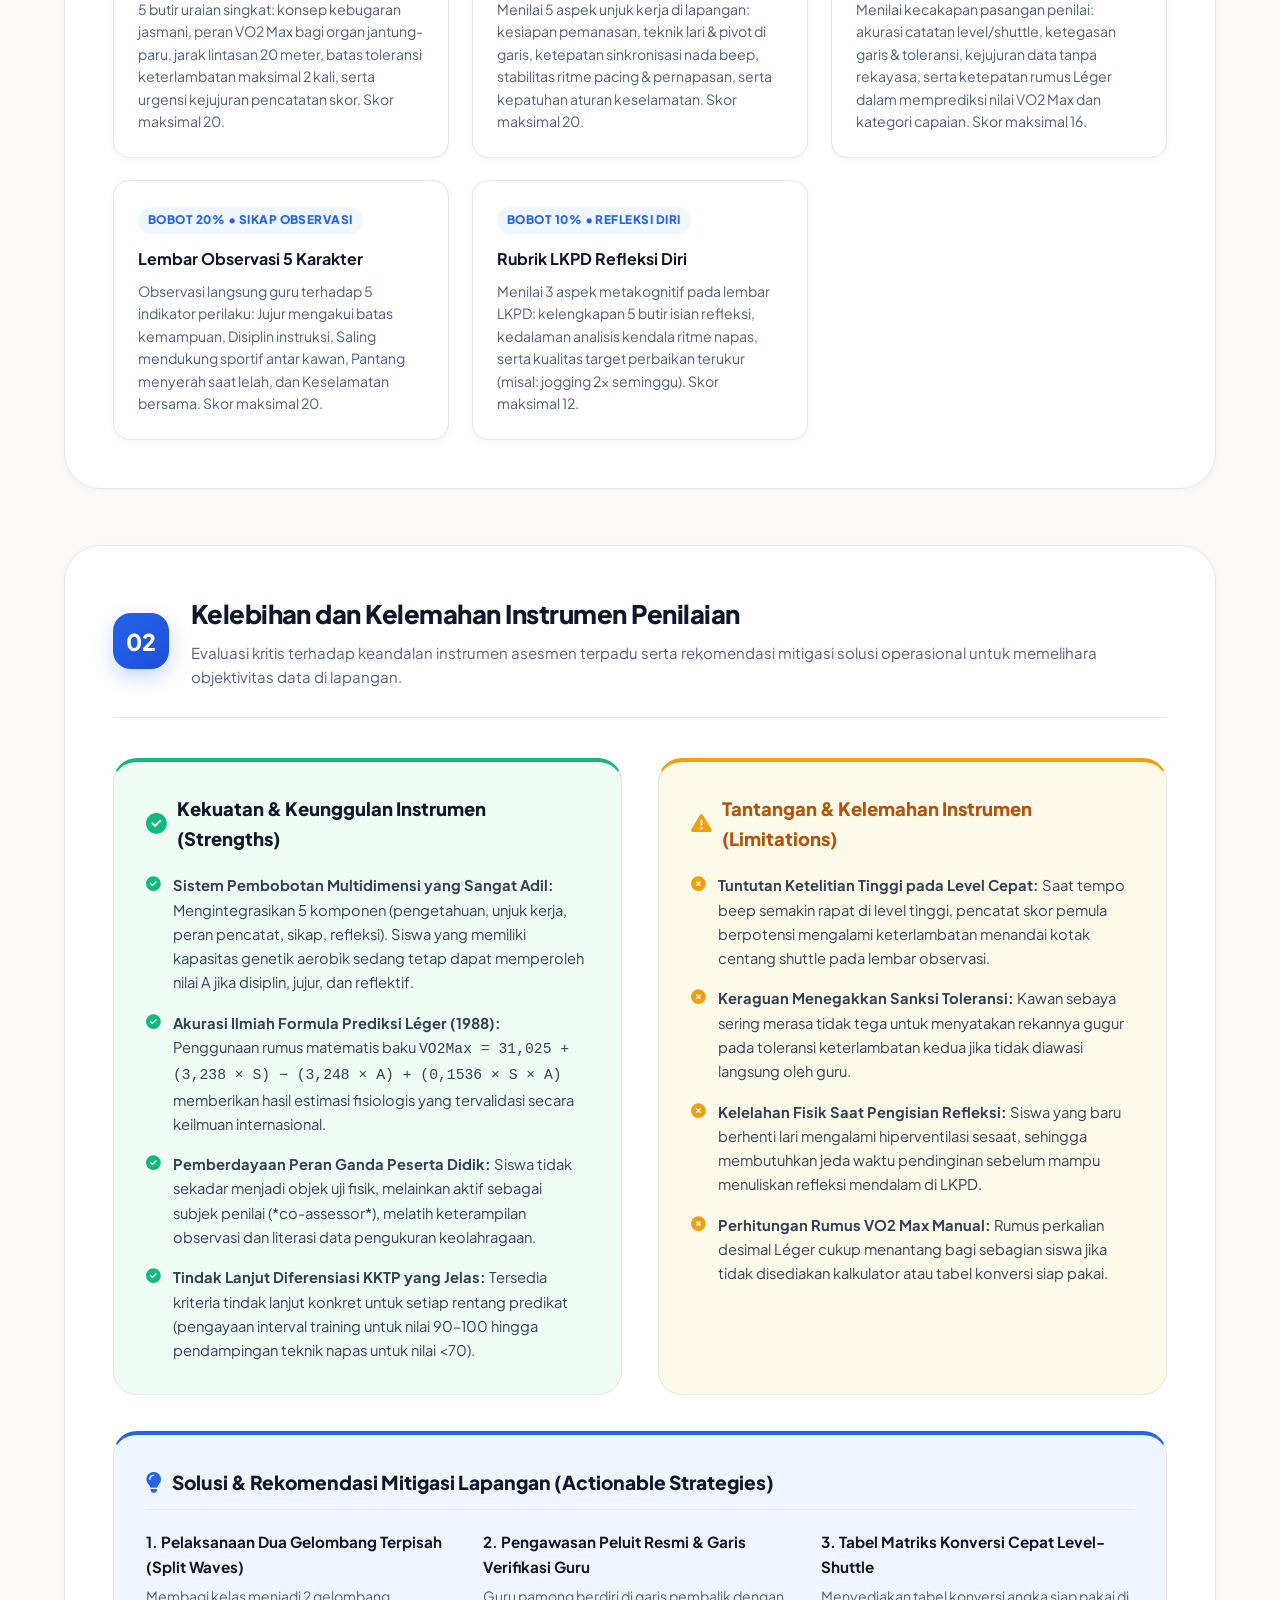
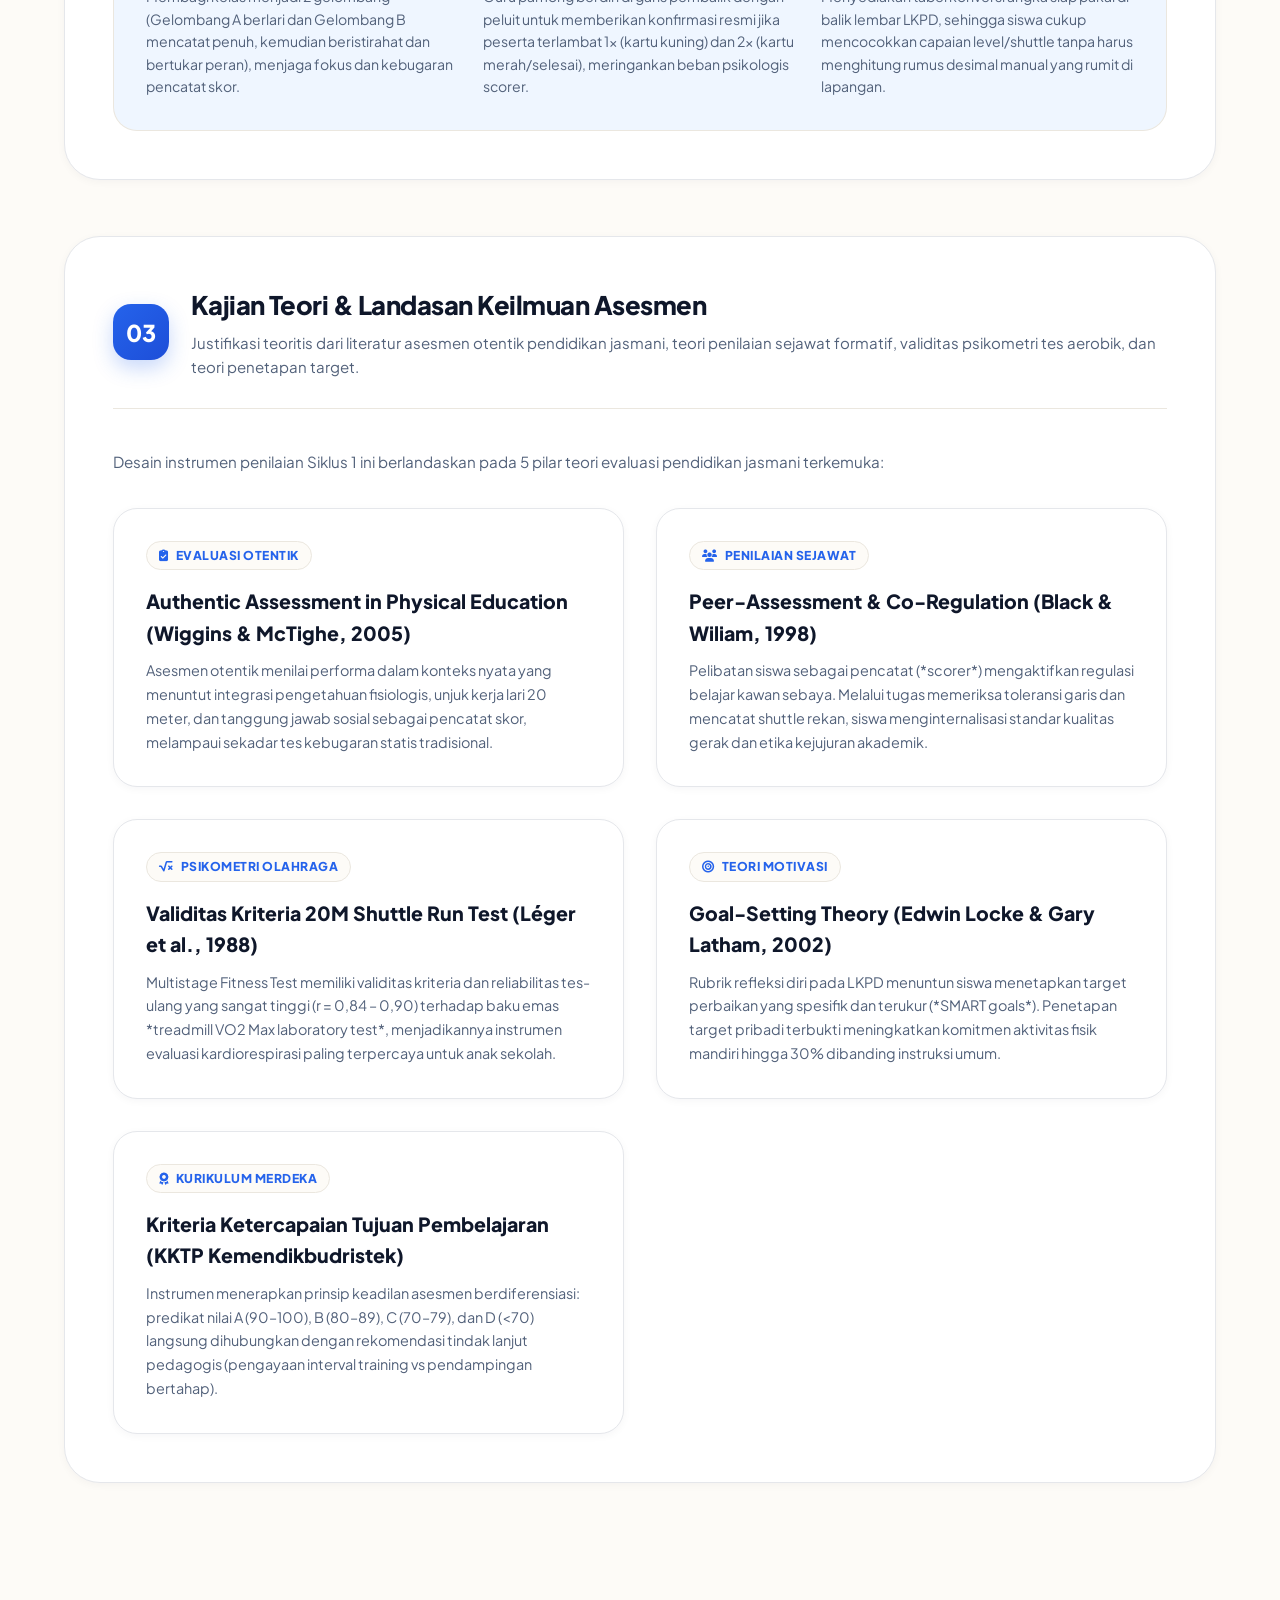
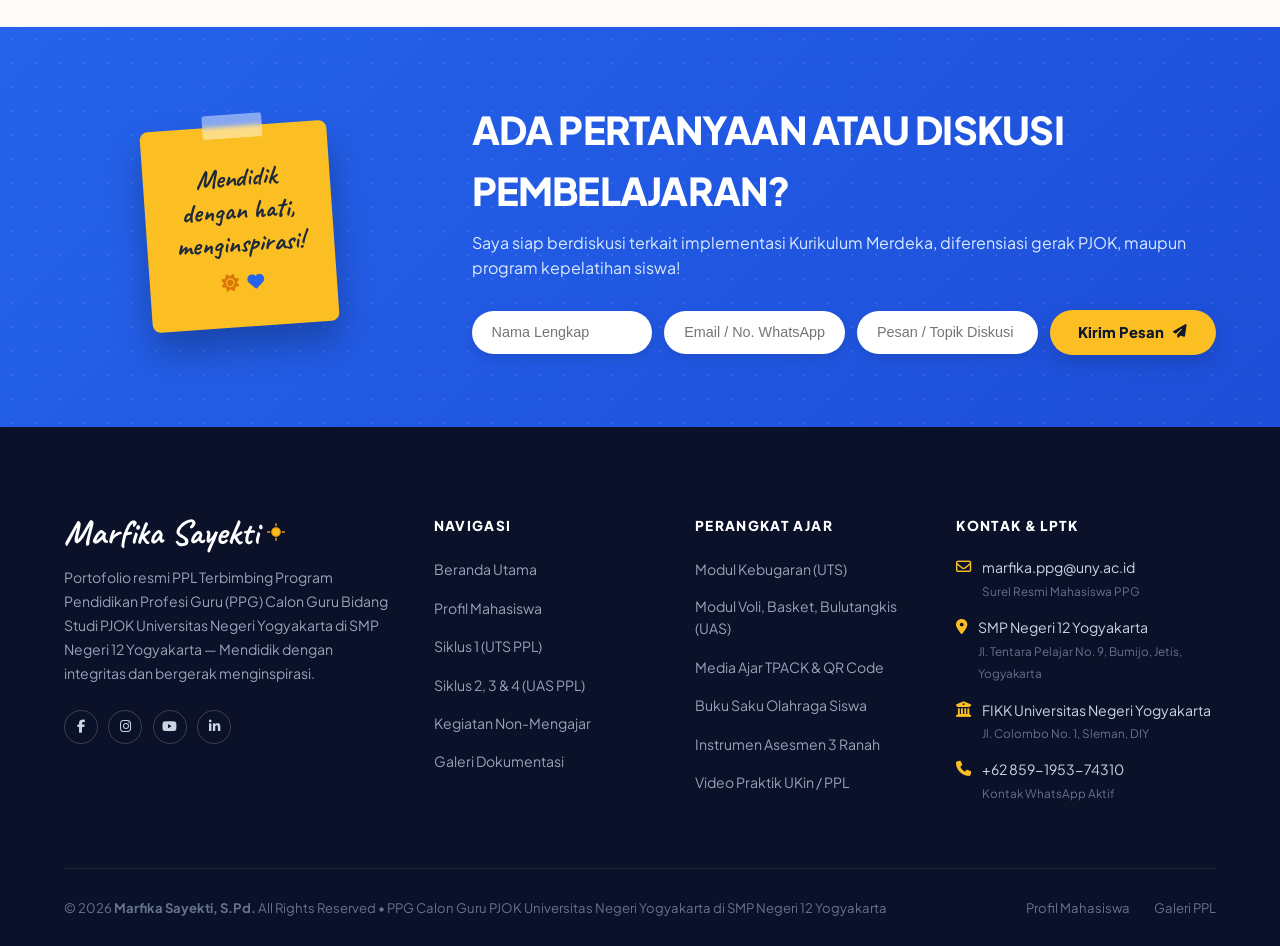
<file: UTS/instrumen.html>
<!DOCTYPE html>
<html lang="id">
<head>
  <meta charset="UTF-8">
  <meta name="viewport" content="width=device-width, initial-scale=1.0">
  <title>UTS - Instrumen & Rubrik Penilaian PJOK | Marfika Sayekti, S.Pd. - UNY</title>
  
  <link rel="icon" type="image/png" href="../logo.png">
  <link rel="preconnect" href="https://fonts.googleapis.com">
  <link rel="preconnect" href="https://fonts.gstatic.com" crossorigin>
  <link href="https://fonts.googleapis.com/css2?family=Caveat:wght@600;700&family=Plus+Jakarta+Sans:wght@300;400;500;600;700;800&display=swap" rel="stylesheet">
  <link rel="stylesheet" href="https://cdnjs.cloudflare.com/ajax/libs/font-awesome/6.5.1/css/all.min.css">
  <link rel="stylesheet" href="../css/studio-theme.css?v=2.1">
</head>
<body>

  <!-- =================================================================
       1. TOPBAR (Studio Theme)
       ================================================================= -->
    <!-- =================================================================
       1. TOPBAR (Studio Theme)
       ================================================================= -->
  <div class="topbar-studio">
    <div class="container topbar-studio-inner">
      <div class="topbar-left">
        <i class="fa-solid fa-graduation-cap lead-icon"></i>
        <span>PPL Terbimbing PPG Calon Guru PJOK UNY • SMP Negeri 12 Yogyakarta</span>
      </div>

      <div class="topbar-right">
        <a href="mailto:marfika.ppg@uny.ac.id" class="topbar-contact-item">
          <i class="fa-regular fa-envelope"></i>
          <span>marfika.ppg@uny.ac.id</span>
        </a>
        <a href="tel:+62859195374310" class="topbar-contact-item">
          <i class="fa-solid fa-phone"></i>
          <span>+62 859-1953-74310</span>
        </a>

        <div class="topbar-socials">
          <a href="javascript:void(0)" onclick="showToast('Instagram Marfika Sayekti')" class="topbar-social-link" aria-label="Instagram"><i class="fa-brands fa-instagram"></i></a>
          <a href="javascript:void(0)" onclick="showToast('Kanal YouTube Pembelajaran PJOK')" class="topbar-social-link" aria-label="YouTube"><i class="fa-brands fa-youtube"></i></a>
          <a href="javascript:void(0)" onclick="showToast('LinkedIn Marfika Sayekti')" class="topbar-social-link" aria-label="LinkedIn"><i class="fa-brands fa-linkedin-in"></i></a>
        </div>
      </div>
    </div>
  </div>

  <!-- =================================================================
       2. MAIN NAVBAR (Clean Studio Header + Script Logo & Sun Doodle)
       ================================================================= -->
  <header class="navbar-studio">
    <div class="container navbar-studio-inner">
      
      <!-- Brand Logo: Handwritten "Marfika" with radiant Sun Doodle -->
      <a href="../index.html" class="brand-studio">
        <div class="brand-studio-text">
          <span class="brand-studio-logo">
            Marfika Sayekti
            <!-- Sun Doodle SVG with Rays -->
            <svg class="sun-logo-doodle" viewBox="0 0 32 32" fill="none" xmlns="http://www.w3.org/2000/svg">
              <circle cx="16" cy="16" r="6" fill="#FBBF24" stroke="#F59E0B" stroke-width="2"/>
              <line x1="16" y1="4" x2="16" y2="7" stroke="#F59E0B" stroke-width="2" stroke-linecap="round"/>
              <line x1="16" y1="25" x2="16" y2="28" stroke="#F59E0B" stroke-width="2" stroke-linecap="round"/>
              <line x1="4" y1="16" x2="7" y2="16" stroke="#F59E0B" stroke-width="2" stroke-linecap="round"/>
              <line x1="25" y1="16" x2="28" y2="16" stroke="#F59E0B" stroke-width="2" stroke-linecap="round"/>
              <line x1="7.5" y1="7.5" x2="9.6" y2="9.6" stroke="#F59E0B" stroke-width="2" stroke-linecap="round"/>
              <line x1="22.4" y1="22.4" x2="24.5" y2="24.5" stroke="#F59E0B" stroke-width="2" stroke-linecap="round"/>
              <line x1="7.5" y1="24.5" x2="9.6" y2="22.4" stroke="#F59E0B" stroke-width="2" stroke-linecap="round"/>
              <line x1="22.4" y1="9.6" x2="24.5" y2="7.5" stroke="#F59E0B" stroke-width="2" stroke-linecap="round"/>
            </svg>
          </span>
          <span class="brand-studio-sub">PPG CALON GURU PJOK • SMP NEGERI 12 YOGYAKARTA</span>
        </div>
      </a>

      <!-- Navigation Links: 6 Menu Items Required -->
      <nav>
        <ul class="nav-menu-studio">
          <!-- 1. Beranda -->
          <li><a href="../index.html" class="nav-link-studio">Beranda</a></li>

          <!-- 2. Profil -->
          <li><a href="../profil.html" class="nav-link-studio">Profil</a></li>

          <!-- 3. UTS Dropdown -->
          <li class="nav-studio-dropdown">
            <a href="rancangan.html" class="nav-link-studio active">
              UTS <i class="fa-solid fa-chevron-down" style="font-size:0.68rem; margin-left:2px;"></i>
            </a>
            <ul class="dropdown-studio-menu">
              <li>
                <a href="rancangan.html" class="dropdown-studio-item">
                  <i class="fa-solid fa-file-pen"></i> Rancangan Pembelajaran
                </a>
              </li>
              <li>
                <a href="media.html" class="dropdown-studio-item">
                  <i class="fa-solid fa-photo-film"></i> Media Pembelajaran
                </a>
              </li>
              <li>
                <a href="materi.html" class="dropdown-studio-item">
                  <i class="fa-solid fa-book-open-reader"></i> Materi Pembelajaran
                </a>
              </li>
              <li>
                <a href="instrumen.html" class="dropdown-studio-item active">
                  <i class="fa-solid fa-clipboard-check"></i> Instrumen Pembelajaran
                </a>
              </li>
            </ul>
          </li>

          <!-- 4. UAS Dropdown -->
          <li class="nav-studio-dropdown">
            <a href="../UAS/rancangan.html" class="nav-link-studio">
              UAS <i class="fa-solid fa-chevron-down" style="font-size:0.68rem; margin-left:2px;"></i>
            </a>
            <ul class="dropdown-studio-menu">
              <li>
                <a href="../UAS/rancangan.html" class="dropdown-studio-item">
                  <i class="fa-solid fa-file-circle-check"></i> Rancangan Pembelajaran
                </a>
              </li>
              <li>
                <a href="../UAS/media.html" class="dropdown-studio-item">
                  <i class="fa-solid fa-laptop-code"></i> Media Pembelajaran
                </a>
              </li>
              <li>
                <a href="../UAS/materi.html" class="dropdown-studio-item">
                  <i class="fa-solid fa-book-bookmark"></i> Materi Pembelajaran
                </a>
              </li>
              <li>
                <a href="../UAS/instrumen.html" class="dropdown-studio-item">
                  <i class="fa-solid fa-list-check"></i> Instrumen Pembelajaran
                </a>
              </li>
            </ul>
          </li>

          <!-- 5. Kegiatan Non-Mengajar -->
          <li><a href="../non-mengajar.html" class="nav-link-studio">Kegiatan Non-Mengajar</a></li>

          <!-- 6. Dokumentasi -->
          <li><a href="../dokumentasi.html" class="nav-link-studio">Dokumentasi</a></li>
        </ul>
      </nav>

      <!-- Right Action CTA: Golden-Yellow Pill Button -->
      <div style="display:flex; align-items:center; gap:0.75rem;">
        <a href="../profil.html#cv" class="btn-nav-connect" onclick="showToast('Unduh CV Guru Digital...');">
          <span>Unduh CV Guru</span>
          <i class="fa-solid fa-arrow-down"></i>
        </a>
        <button class="mobile-studio-toggle" aria-label="Buka Menu Navigasi">
          <i class="fa-solid fa-bars"></i>
        </button>
      </div>

    </div>
  </header>

  <!-- =================================================================
       3. SUBPAGE HERO HEADER (Studio Theme)
       ================================================================= -->
  <section class="subpage-studio-hero">
    <div class="container">
      <div class="hero-studio-badge" style="margin-bottom: 1rem;">
        <span class="badge-dot"></span>
        <span>UTS &bull; SIKLUS 1 PPL TERBIMBING</span>
      </div>

      <h1 class="subpage-hero-title">
        Instrumen Penilaian
        <span class="script-highlight" style="font-family: var(--font-script); color: var(--color-primary-blue); font-weight: 700; margin-left: 6px;">
          Rubrik & Asesmen
          <svg class="sun-doodle-hero" viewBox="0 0 44 44" fill="none" xmlns="http://www.w3.org/2000/svg" style="width:36px; height:36px; vertical-align:middle; margin-left:6px;">
            <circle cx="22" cy="22" r="9" fill="#FBBF24" stroke="#F59E0B" stroke-width="2.5"/>
            <line x1="22" y1="4" x2="22" y2="8" stroke="#F59E0B" stroke-width="2.5" stroke-linecap="round"/>
            <line x1="22" y1="36" x2="22" y2="40" stroke="#F59E0B" stroke-width="2.5" stroke-linecap="round"/>
            <line x1="4" y1="22" x2="8" y2="22" stroke="#F59E0B" stroke-width="2.5" stroke-linecap="round"/>
            <line x1="36" y1="22" x2="40" y2="22" stroke="#F59E0B" stroke-width="2.5" stroke-linecap="round"/>
          </svg>
        </span>
      </h1>

      <p class="subpage-hero-desc">
        Dokumen resmi instrumen asesmen komprehensif 6 halaman Kurikulum Merdeka Fase D (Kelas IX SMP): <strong>"INSTRUMEN PENILAIAN PJOK: KEBUGARAN JASMANI – TES LARI BOLAK-BALIK (BEEP TEST)"</strong> di SMP Negeri 12 Yogyakarta. Mengintegrasikan asesmen 3 ranah berbobot: Pengetahuan (25%), Praktik Unjuk Kerja Lari (30%), Pencatatan &amp; Interpretasi Hasil (15%), Sikap Observasi (20%), dan Refleksi Diri (10%).
      </p>

      <div class="studio-breadcrumb">
        <a href="../index.html">Beranda</a>
        <i class="fa-solid fa-chevron-right"></i>
        <span>Siklus 1 (UTS)</span>
        <i class="fa-solid fa-chevron-right"></i>
        <span style="color:var(--color-midnight); font-weight:700;">Instrumen Pembelajaran</span>
      </div>
    </div>
  </section>

  <!-- =================================================================
       4. MAIN CONTENT
       ================================================================= -->
  <main style="background: var(--color-bg-ivory); padding: 4.5rem 0 5.5rem;">
    <div class="container">
      
      <!-- =============================================================
           A. INTERACTIVE PDF VIEWER SECTION
           ============================================================= -->
      <section style="margin-bottom: 5rem;">
        <div class="section-agency-head" style="margin-bottom: 2.5rem;">
          <div class="badge-pill-group">
            <span class="twin-dot-icon">
              <span></span><span></span>
            </span>
            <span>DOKUMEN ASESMEN SIKLUS 1</span>
          </div>
          <h2 class="section-agency-title">
            Pratinjau Instrumen Penilaian Digital (PDF)
            <span class="wavy-squiggle-wrap" style="display:inline-block; vertical-align:middle; margin-left:8px;">
              <svg class="wavy-squiggle-svg" viewBox="0 0 100 16" fill="none" xmlns="http://www.w3.org/2000/svg" style="width:75px; height:12px;">
                <path d="M3 8C15 2 25 14 38 8C50 2 62 14 74 8C86 2 95 12 97 9" stroke="#2563EB" stroke-width="3" stroke-linecap="round"/>
              </svg>
            </span>
          </h2>
          <p class="section-agency-subtitle">
            Telusuri dokumen lengkap 6 halaman instrumen penilaian PJOK yang memuat kisi-kisi berbobot, soal pengetahuan LKPD, rubrik unjuk kerja Beep Test, rubrik pencatatan teman sebaya (scorer), lembar observasi sikap, formula nilai akhir, hingga format rekapitulasi kelas.
          </p>
        </div>

        <!-- PDF Viewer Container Card -->
        <div class="pdf-viewer-card">
          <!-- Toolbar -->
          <div class="pdf-viewer-toolbar">
            <div class="pdf-toolbar-info">
              <div class="pdf-toolbar-icon">
                <i class="fa-solid fa-clipboard-check"></i>
              </div>
              <div>
                <div class="pdf-toolbar-title">Instrumen Penilaian PJOK: Kebugaran Jasmani (Beep Test)</div>
                <div class="pdf-toolbar-sub">
                  Penyusun: <strong>Marfika Sayekti, S.Pd.</strong> • SMP Negeri 12 Yogyakarta • Fase D / Kelas IX SMP • 6 Halaman Rubrik &amp; Kisi-kisi
                </div>
              </div>
            </div>

            <div class="pdf-toolbar-actions">
              <span class="tag-pill" style="background: rgba(251, 191, 36, 0.15); color: #F59E0B; font-weight: 700; border: 1px solid rgba(251, 191, 36, 0.4); padding: 6px 14px; font-size: 0.78rem; border-radius: var(--radius-pill);">
                <i class="fa-solid fa-circle-check" style="margin-right: 5px;"></i> Terverifikasi LPTK UNY
              </span>
              <a href="../Dokumen/Instrumen Siklus 1.pdf" download="Instrumen_Penilaian_PJOK_Siklus1_MarfikaSayekti.pdf" class="btn btn-primary-lime btn-sm">
                <i class="fa-solid fa-file-arrow-down"></i> Unduh PDF (231 KB)
              </a>
              <a href="../Dokumen/Instrumen Siklus 1.pdf" target="_blank" rel="noopener noreferrer" class="btn btn-outline-light btn-sm" style="border-color: rgba(255,255,255,0.4); color: #FFFFFF;">
                <i class="fa-solid fa-arrow-up-right-from-square"></i> Layar Penuh
              </a>
            </div>
          </div>

          <!-- Embedded Frame -->
          <div class="pdf-frame-wrapper">
            <iframe 
              src="../Dokumen/Instrumen Siklus 1.pdf#toolbar=1&navpanes=0&scrollbar=1" 
              title="Instrumen Penilaian Siklus 1 Marfika Sayekti"
              loading="lazy">
              <p style="padding: 2rem; color: #FFFFFF; text-align: center;">
                Peramban Anda tidak mendukung tampilan PDF langsung. Silakan 
                <a href="../Dokumen/Instrumen Siklus 1.pdf" target="_blank" style="color: var(--color-accent-lime); font-weight: bold; text-decoration: underline;">
                  Klik di sini untuk mengunduh atau membuka Instrumen Siklus 1 (.PDF)
                </a>.
              </p>
            </iframe>
          </div>

          <!-- Footer Metadata Bar -->
          <div style="background: var(--color-bg-ivory); padding: 1.25rem 2rem; border-top: 1px solid var(--color-border-subtle); display: flex; align-items: center; justify-content: space-between; flex-wrap: wrap; gap: 1rem;">
            <div style="display: flex; align-items: center; gap: 1.8rem; flex-wrap: wrap;">
              <div style="font-size: 0.85rem; color: var(--color-text-muted);">
                <i class="fa-solid fa-calculator" style="color: var(--color-primary-dark); margin-right: 6px;"></i>
                <strong>Bobot:</strong> 25% Pengetahuan + 45% Keterampilan + 30% Afektif/Refleksi
              </div>
              <div style="font-size: 0.85rem; color: var(--color-text-muted);">
                <i class="fa-solid fa-square-root-variable" style="color: var(--color-primary-dark); margin-right: 6px;"></i>
                <strong>Formula Léger:</strong> Prediksi VO2Max = 31,025 + 3,238(S) − 3,248(A) + 0,1536(S×A)
              </div>
              <div style="font-size: 0.85rem; color: var(--color-text-muted);">
                <i class="fa-solid fa-sliders" style="color: var(--color-primary-dark); margin-right: 6px;"></i>
                <strong>Skala:</strong> Rubrik Analitik 4 Tingkat Kinerja (1–4)
              </div>
            </div>
            <div>
              <a href="javascript:void(0)" onclick="showToast('Instrumen Resmi PPG UNY 2026')" style="font-size: 0.82rem; color: var(--color-primary-dark); font-weight: 700; text-decoration: none;">
                <i class="fa-solid fa-circle-check" style="color: var(--color-primary-blue); margin-right: 5px;"></i> Kurikulum Merdeka 2026
              </a>
            </div>
          </div>
        </div>
      </section>

      <!-- =============================================================
           B. COMPREHENSIVE ANALYSIS OF THE ASSESSMENT INSTRUMENT
           ============================================================= -->
      <section>
        <div class="section-agency-head" style="margin-bottom: 3.5rem;">
          <div class="badge-pill-group">
            <span class="twin-dot-icon">
              <span></span><span></span>
            </span>
            <span>ANALISIS KOMPREHENSIF PERANGKAT ASESMEN</span>
          </div>
          <h2 class="section-agency-title">
            Analisis Akademik &amp; Refleksi Kritis Instrumen Penilaian
            <span class="wavy-squiggle-wrap" style="display:inline-block; vertical-align:middle; margin-left:8px;">
              <svg class="wavy-squiggle-svg" viewBox="0 0 100 16" fill="none" xmlns="http://www.w3.org/2000/svg" style="width:75px; height:12px;">
                <path d="M3 8C15 2 25 14 38 8C50 2 62 14 74 8C86 2 95 12 97 9" stroke="#2563EB" stroke-width="3" stroke-linecap="round"/>
              </svg>
            </span>
          </h2>
          <p class="section-agency-subtitle">
            Kajian pedagogis dan evaluasi ilmiah terhadap perancangan instrumen asesmen Siklus 1 Beep Test, mencakup keselarasan kisi-kisi berbobot, rubrik analitik, peran pencatat sejawat, serta justifikasi teoritis asesmen otentik keolahragaan.
          </p>
        </div>

        <!-- =========================================================
             1. KONTEKS DAN DEKONSTRUKSI ASESMEN
             ========================================================= -->
        <article class="analysis-module-card">
          <div class="analysis-module-header">
            <div class="analysis-module-num">01</div>
            <div>
              <h3 class="analysis-module-title">Konteks dan Dekonstruksi Kisi-kisi Asesmen</h3>
              <p class="analysis-module-desc">
                Tinjauan karakteristik evaluasi kebugaran jasmani berkeadilan, dekonstruksi 5 komponen berbobot (Pengetahuan 25%, Praktik 30%, Pencatatan 15%, Sikap 20%, Refleksi 10%), serta formula konversi nilai akhir.
              </p>
            </div>
          </div>

          <div class="analysis-content-body">
            
            <!-- Konteks Evaluasi Lapangan -->
            <div style="margin-bottom: 2.5rem;">
              <h4 style="font-size: 1.25rem; font-weight: 800; color: var(--color-primary-dark); margin-bottom: 1rem; display: flex; align-items: center; gap: 0.65rem;">
                <i class="fa-solid fa-clipboard-user" style="color: var(--color-primary-dark); font-size: 1.1rem;"></i>
                A. Konteks Lapangan &amp; Karakteristik Asesmen Beep Test Berkeadilan
              </h4>
              <p style="font-size: 0.95rem; color: var(--color-text-muted); line-height: 1.75; margin-bottom: 1.2rem;">
                Asesmen kebugaran jasmani materi Beep Test pada <strong>Fase D (Kelas IX SMP)</strong> di SMP Negeri 12 Yogyakarta menuntut filosofi evaluasi yang tidak semata menghakimi peserta didik berdasarkan capaian level fisik absolut semata. Faktor kontekstual yang mendasari perancangan instrumen penilaian berbobot ini meliputi:
              </p>
              
              <div style="display: grid; grid-template-columns: repeat(auto-fit, minmax(320px, 1fr)); gap: 1.5rem; margin-bottom: 1.5rem;">
                <div style="background: #FFFFFF; border-radius: var(--radius-md); padding: 1.5rem; border-left: 4px solid var(--color-primary-blue); border: 1px solid var(--color-border-card); box-shadow: var(--shadow-sm);">
                  <strong style="display: block; color: var(--color-primary-dark); font-size: 0.95rem; margin-bottom: 0.4rem;">
                    <i class="fa-solid fa-scale-balanced" style="margin-right: 6px; color: var(--color-primary-blue);"></i> Keadilan Evaluasi (Equity in Assessment)
                  </strong>
                  <p style="font-size: 0.88rem; color: var(--color-text-muted); line-height: 1.6; margin: 0;">
                    Kategori capaian VO2 Max (Kurang, Cukup, Baik, Sangat Baik) tidak dihitung sebagai skor tunggal utama demi menjamin keadilan bagi siswa dengan modal kebugaran awal beragam. Kategori dipakai untuk penentuan tindak lanjut dan target pribadi.
                  </p>
                </div>

                <div style="background: #FFFFFF; border-radius: var(--radius-md); padding: 1.5rem; border-left: 4px solid #F59E0B; border: 1px solid var(--color-border-card); box-shadow: var(--shadow-sm);">
                  <strong style="display: block; color: var(--color-primary-dark); font-size: 0.95rem; margin-bottom: 0.4rem;">
                    <i class="fa-solid fa-user-pen" style="margin-right: 6px; color: #F59E0B;"></i> Pemberdayaan Asesmen Sejawat (Peer-Scorer)
                  </strong>
                  <p style="font-size: 0.88rem; color: var(--color-text-muted); line-height: 1.6; margin: 0;">
                    Siswa bertindak sebagai penilai kawan sebaya (*scorer*). Keterampilan mencatat level, menegakkan batas garis, dan ketelitian data dinilai tersendiri dengan bobot 15%, menanamkan nilai integritas dan tanggung jawab sosial.
                  </p>
                </div>

                <div style="background: #FFFFFF; border-radius: var(--radius-md); padding: 1.5rem; border-left: 4px solid #10B981; border: 1px solid var(--color-border-card); box-shadow: var(--shadow-sm);">
                  <strong style="display: block; color: var(--color-primary-dark); font-size: 0.95rem; margin-bottom: 0.4rem;">
                    <i class="fa-solid fa-list-ol" style="margin-right: 6px; color: #10B981;"></i> Rubrik Analitik 4 Tingkat Kinerja
                  </strong>
                  <p style="font-size: 0.88rem; color: var(--color-text-muted); line-height: 1.6; margin: 0;">
                    Seluruh instrumen menggunakan deskriptor perilaku konkret dengan skala 1–4 (4 = Sangat Baik, 3 = Baik, 2 = Cukup, 1 = Perlu Bimbingan), menghilangkan subjektivitas guru dan mempermudah umpan balik formatif.
                  </p>
                </div>
              </div>
            </div>

            <!-- Dekonstruksi 5 Komponen Kisi-kisi -->
            <div>
              <h4 style="font-size: 1.25rem; font-weight: 800; color: var(--color-primary-dark); margin-bottom: 1rem; display: flex; align-items: center; gap: 0.65rem;">
                <i class="fa-solid fa-cubes" style="color: var(--color-primary-dark); font-size: 1.1rem;"></i>
                B. Dekonstruksi 5 Komponen Kisi-kisi Penilaian Berbobot (Total 100%)
              </h4>
              <p style="font-size: 0.95rem; color: var(--color-text-muted); line-height: 1.7; margin-bottom: 1.4rem;">
                Rumus Nilai Akhir: <code>NA = (0,25 × Pengetahuan) + (0,30 × Praktik) + (0,15 × Pencatatan) + (0,10 × Refleksi) + (0,20 × Sikap)</code>
              </p>

              <div style="display: grid; grid-template-columns: repeat(auto-fit, minmax(260px, 1fr)); gap: 1.4rem;">
                
                <div style="background: #FFFFFF; border: 1.5px solid var(--color-border-card); border-radius: var(--radius-md); padding: 1.5rem; box-shadow: var(--shadow-sm);">
                  <div style="display:inline-block; background:var(--color-primary-blue-light); color:var(--color-primary-blue); font-size:0.74rem; font-weight:800; padding:4px 10px; border-radius:var(--radius-pill); margin-bottom:0.75rem; letter-spacing:0.04em;">BOBOT 25% • PENGETAHUAN</div>
                  <h5 style="font-size: 1rem; font-weight: 700; color: var(--color-primary-dark); margin-bottom: 0.5rem;">
                    Tes Tertulis LKPD Aktivitas 1
                  </h5>
                  <p style="font-size: 0.88rem; color: var(--color-text-muted); line-height: 1.6; margin: 0;">
                    5 butir uraian singkat: konsep kebugaran jasmani, peran VO2 Max bagi organ jantung-paru, jarak lintasan 20 meter, batas toleransi keterlambatan maksimal 2 kali, serta urgensi kejujuran pencatatan skor. Skor maksimal 20.
                  </p>
                </div>

                <div style="background: #FFFFFF; border: 1.5px solid var(--color-border-card); border-radius: var(--radius-md); padding: 1.5rem; box-shadow: var(--shadow-sm);">
                  <div style="display:inline-block; background:var(--color-primary-blue-light); color:var(--color-primary-blue); font-size:0.74rem; font-weight:800; padding:4px 10px; border-radius:var(--radius-pill); margin-bottom:0.75rem; letter-spacing:0.04em;">BOBOT 30% • PRAKTIK UNJUK KERJA</div>
                  <h5 style="font-size: 1rem; font-weight: 700; color: var(--color-primary-dark); margin-bottom: 0.5rem;">
                    Rubrik Pelaksanaan Beep Test
                  </h5>
                  <p style="font-size: 0.88rem; color: var(--color-text-muted); line-height: 1.6; margin: 0;">
                    Menilai 5 aspek unjuk kerja di lapangan: kesiapan pemanasan, teknik lari &amp; pivot di garis, ketepatan sinkronisasi nada beep, stabilitas ritme pacing &amp; pernapasan, serta kepatuhan aturan keselamatan. Skor maksimal 20.
                  </p>
                </div>

                <div style="background: #FFFFFF; border: 1.5px solid var(--color-border-card); border-radius: var(--radius-md); padding: 1.5rem; box-shadow: var(--shadow-sm);">
                  <div style="display:inline-block; background:var(--color-primary-blue-light); color:var(--color-primary-blue); font-size:0.74rem; font-weight:800; padding:4px 10px; border-radius:var(--radius-pill); margin-bottom:0.75rem; letter-spacing:0.04em;">BOBOT 15% • PENCATATAN DATA</div>
                  <h5 style="font-size: 1rem; font-weight: 700; color: var(--color-primary-dark); margin-bottom: 0.5rem;">
                    Rubrik Peran Scorer &amp; VO2 Max
                  </h5>
                  <p style="font-size: 0.88rem; color: var(--color-text-muted); line-height: 1.6; margin: 0;">
                    Menilai kecakapan pasangan penilai: akurasi catatan level/shuttle, ketegasan garis &amp; toleransi, kejujuran data tanpa rekayasa, serta ketepatan rumus Léger dalam memprediksi nilai VO2 Max dan kategori capaian. Skor maksimal 16.
                  </p>
                </div>

                <div style="background: #FFFFFF; border: 1.5px solid var(--color-border-card); border-radius: var(--radius-md); padding: 1.5rem; box-shadow: var(--shadow-sm);">
                  <div style="display:inline-block; background:var(--color-primary-blue-light); color:var(--color-primary-blue); font-size:0.74rem; font-weight:800; padding:4px 10px; border-radius:var(--radius-pill); margin-bottom:0.75rem; letter-spacing:0.04em;">BOBOT 20% • SIKAP OBSERVASI</div>
                  <h5 style="font-size: 1rem; font-weight: 700; color: var(--color-primary-dark); margin-bottom: 0.5rem;">
                    Lembar Observasi 5 Karakter
                  </h5>
                  <p style="font-size: 0.88rem; color: var(--color-text-muted); line-height: 1.6; margin: 0;">
                    Observasi langsung guru terhadap 5 indikator perilaku: Jujur mengakui batas kemampuan, Disiplin instruksi, Saling mendukung sportif antar kawan, Pantang menyerah saat lelah, dan Keselamatan bersama. Skor maksimal 20.
                  </p>
                </div>

                <div style="background: #FFFFFF; border: 1.5px solid var(--color-border-card); border-radius: var(--radius-md); padding: 1.5rem; box-shadow: var(--shadow-sm);">
                  <div style="display:inline-block; background:var(--color-primary-blue-light); color:var(--color-primary-blue); font-size:0.74rem; font-weight:800; padding:4px 10px; border-radius:var(--radius-pill); margin-bottom:0.75rem; letter-spacing:0.04em;">BOBOT 10% • REFLEKSI DIRI</div>
                  <h5 style="font-size: 1rem; font-weight: 700; color: var(--color-primary-dark); margin-bottom: 0.5rem;">
                    Rubrik LKPD Refleksi Diri
                  </h5>
                  <p style="font-size: 0.88rem; color: var(--color-text-muted); line-height: 1.6; margin: 0;">
                    Menilai 3 aspek metakognitif pada lembar LKPD: kelengkapan 5 butir isian refleksi, kedalaman analisis kendala ritme napas, serta kualitas target perbaikan terukur (misal: jogging 2x seminggu). Skor maksimal 12.
                  </p>
                </div>

              </div>
            </div>

          </div>
        </article>

        <!-- =========================================================
             2. KELEBIHAN DAN KEKURANGAN INSTRUMEN
             ========================================================= -->
        <article class="analysis-module-card">
          <div class="analysis-module-header">
            <div class="analysis-module-num">02</div>
            <div>
              <h3 class="analysis-module-title">Kelebihan dan Kelemahan Instrumen Penilaian</h3>
              <p class="analysis-module-desc">
                Evaluasi kritis terhadap keandalan instrumen asesmen terpadu serta rekomendasi mitigasi solusi operasional untuk memelihara objektivitas data di lapangan.
              </p>
            </div>
          </div>

          <div class="analysis-content-body">
            
            <div class="analysis-grid-2col">
              
              <!-- Kolom Kelebihan -->
              <div class="analysis-box-item pro">
                <div class="analysis-box-title" style="color: var(--color-primary-dark);">
                  <i class="fa-solid fa-circle-check" style="color: #10B981; font-size: 1.3rem;"></i>
                  Kekuatan &amp; Keunggulan Instrumen (Strengths)
                </div>
                <ul class="analysis-list">
                  <li>
                    <i class="fa-solid fa-check-circle" style="color: #10B981;"></i>
                    <div>
                      <strong>Sistem Pembobotan Multidimensi yang Sangat Adil:</strong>
                      Mengintegrasikan 5 komponen (pengetahuan, unjuk kerja, peran pencatat, sikap, refleksi). Siswa yang memiliki kapasitas genetik aerobik sedang tetap dapat memperoleh nilai A jika disiplin, jujur, dan reflektif.
                    </div>
                  </li>
                  <li>
                    <i class="fa-solid fa-check-circle" style="color: #10B981;"></i>
                    <div>
                      <strong>Akurasi Ilmiah Formula Prediksi Léger (1988):</strong>
                      Penggunaan rumus matematis baku <code>VO2Max = 31,025 + (3,238 × S) − (3,248 × A) + (0,1536 × S × A)</code> memberikan hasil estimasi fisiologis yang tervalidasi secara keilmuan internasional.
                    </div>
                  </li>
                  <li>
                    <i class="fa-solid fa-check-circle" style="color: #10B981;"></i>
                    <div>
                      <strong>Pemberdayaan Peran Ganda Peserta Didik:</strong>
                      Siswa tidak sekadar menjadi objek uji fisik, melainkan aktif sebagai subjek penilai (*co-assessor*), melatih keterampilan observasi dan literasi data pengukuran keolahragaan.
                    </div>
                  </li>
                  <li>
                    <i class="fa-solid fa-check-circle" style="color: #10B981;"></i>
                    <div>
                      <strong>Tindak Lanjut Diferensiasi KKTP yang Jelas:</strong>
                      Tersedia kriteria tindak lanjut konkret untuk setiap rentang predikat (pengayaan interval training untuk nilai 90–100 hingga pendampingan teknik napas untuk nilai &lt;70).
                    </div>
                  </li>
                </ul>
              </div>

              <!-- Kolom Kekurangan -->
              <div class="analysis-box-item con">
                <div class="analysis-box-title" style="color: #B45309;">
                  <i class="fa-solid fa-triangle-exclamation" style="color: #F59E0B; font-size: 1.3rem;"></i>
                  Tantangan &amp; Kelemahan Instrumen (Limitations)
                </div>
                <ul class="analysis-list">
                  <li>
                    <i class="fa-solid fa-circle-xmark" style="color: #F59E0B;"></i>
                    <div>
                      <strong>Tuntutan Ketelitian Tinggi pada Level Cepat:</strong>
                      Saat tempo beep semakin rapat di level tinggi, pencatat skor pemula berpotensi mengalami keterlambatan menandai kotak centang shuttle pada lembar observasi.
                    </div>
                  </li>
                  <li>
                    <i class="fa-solid fa-circle-xmark" style="color: #F59E0B;"></i>
                    <div>
                      <strong>Keraguan Menegakkan Sanksi Toleransi:</strong>
                      Kawan sebaya sering merasa tidak tega untuk menyatakan rekannya gugur pada toleransi keterlambatan kedua jika tidak diawasi langsung oleh guru.
                    </div>
                  </li>
                  <li>
                    <i class="fa-solid fa-circle-xmark" style="color: #F59E0B;"></i>
                    <div>
                      <strong>Kelelahan Fisik Saat Pengisian Refleksi:</strong>
                      Siswa yang baru berhenti lari mengalami hiperventilasi sesaat, sehingga membutuhkan jeda waktu pendinginan sebelum mampu menuliskan refleksi mendalam di LKPD.
                    </div>
                  </li>
                  <li>
                    <i class="fa-solid fa-circle-xmark" style="color: #F59E0B;"></i>
                    <div>
                      <strong>Perhitungan Rumus VO2 Max Manual:</strong>
                      Rumus perkalian desimal Léger cukup menantang bagi sebagian siswa jika tidak disediakan kalkulator atau tabel konversi siap pakai.
                    </div>
                  </li>
                </ul>
              </div>

            </div>

            <!-- Solusi dan Mitigasi -->
            <div class="analysis-box-item solution">
              <div class="analysis-box-title" style="color: var(--color-primary-dark); font-size: 1.2rem; border-bottom: 1px solid var(--color-border-card); padding-bottom: 0.75rem; margin-bottom: 1.25rem;">
                <i class="fa-solid fa-lightbulb" style="color: var(--color-primary-blue); font-size: 1.3rem;"></i>
                Solusi &amp; Rekomendasi Mitigasi Lapangan (Actionable Strategies)
              </div>
              <div style="display: grid; grid-template-columns: repeat(auto-fit, minmax(280px, 1fr)); gap: 1.5rem;">
                <div>
                  <h5 style="color: var(--color-primary-dark); font-size: 0.95rem; font-weight: 700; margin-bottom: 0.4rem;">
                    1. Pelaksanaan Dua Gelombang Terpisah (Split Waves)
                  </h5>
                  <p style="font-size: 0.88rem; color: var(--color-text-muted); line-height: 1.6; margin: 0;">
                    Membagi kelas menjadi 2 gelombang (Gelombang A berlari dan Gelombang B mencatat penuh, kemudian beristirahat dan bertukar peran), menjaga fokus dan kebugaran pencatat skor.
                  </p>
                </div>
                <div>
                  <h5 style="color: var(--color-primary-dark); font-size: 0.95rem; font-weight: 700; margin-bottom: 0.4rem;">
                    2. Pengawasan Peluit Resmi &amp; Garis Verifikasi Guru
                  </h5>
                  <p style="font-size: 0.88rem; color: var(--color-text-muted); line-height: 1.6; margin: 0;">
                    Guru pamong berdiri di garis pembalik dengan peluit untuk memberikan konfirmasi resmi jika peserta terlambat 1x (kartu kuning) dan 2x (kartu merah/selesai), meringankan beban psikologis scorer.
                  </p>
                </div>
                <div>
                  <h5 style="color: var(--color-primary-dark); font-size: 0.95rem; font-weight: 700; margin-bottom: 0.4rem;">
                    3. Tabel Matriks Konversi Cepat Level-Shuttle
                  </h5>
                  <p style="font-size: 0.88rem; color: var(--color-text-muted); line-height: 1.6; margin: 0;">
                    Menyediakan tabel konversi angka siap pakai di balik lembar LKPD, sehingga siswa cukup mencocokkan capaian level/shuttle tanpa harus menghitung rumus desimal manual yang rumit di lapangan.
                  </p>
                </div>
              </div>
            </div>

          </div>
        </article>

        <!-- =========================================================
             3. KAJIAN TEORI
             ========================================================= -->
        <article class="analysis-module-card">
          <div class="analysis-module-header">
            <div class="analysis-module-num">03</div>
            <div>
              <h3 class="analysis-module-title">Kajian Teori &amp; Landasan Keilmuan Asesmen</h3>
              <p class="analysis-module-desc">
                Justifikasi teoritis dari literatur asesmen otentik pendidikan jasmani, teori penilaian sejawat formatif, validitas psikometri tes aerobik, dan teori penetapan target.
              </p>
            </div>
          </div>

          <div class="analysis-content-body">
            
            <p style="font-size: 0.95rem; color: var(--color-text-muted); line-height: 1.75; margin-bottom: 2rem;">
              Desain instrumen penilaian Siklus 1 ini berlandaskan pada 5 pilar teori evaluasi pendidikan jasmani terkemuka:
            </p>

            <div class="theory-grid">
              
              <!-- Teori 1: Authentic Assessment Wiggins & McTighe -->
              <div class="theory-card">
                <span class="theory-badge">
                  <i class="fa-solid fa-clipboard-check" style="margin-right: 5px;"></i> Evaluasi Otentik
                </span>
                <h4 class="theory-title">Authentic Assessment in Physical Education (Wiggins &amp; McTighe, 2005)</h4>
                <p class="theory-desc">
                  Asesmen otentik menilai performa dalam konteks nyata yang menuntut integrasi pengetahuan fisiologis, unjuk kerja lari 20 meter, dan tanggung jawab sosial sebagai pencatat skor, melampaui sekadar tes kebugaran statis tradisional.
                </p>
              </div>

              <!-- Teori 2: Peer Assessment Black & Wiliam -->
              <div class="theory-card">
                <span class="theory-badge">
                  <i class="fa-solid fa-users" style="margin-right: 5px;"></i> Penilaian Sejawat
                </span>
                <h4 class="theory-title">Peer-Assessment &amp; Co-Regulation (Black &amp; Wiliam, 1998)</h4>
                <p class="theory-desc">
                  Pelibatan siswa sebagai pencatat (*scorer*) mengaktifkan regulasi belajar kawan sebaya. Melalui tugas memeriksa toleransi garis dan mencatat shuttle rekan, siswa menginternalisasi standar kualitas gerak dan etika kejujuran akademik.
                </p>
              </div>

              <!-- Teori 3: Validitas Kriteria Léger et al. -->
              <div class="theory-card">
                <span class="theory-badge">
                  <i class="fa-solid fa-square-root-variable" style="margin-right: 5px;"></i> Psikometri Olahraga
                </span>
                <h4 class="theory-title">Validitas Kriteria 20M Shuttle Run Test (Léger et al., 1988)</h4>
                <p class="theory-desc">
                  Multistage Fitness Test memiliki validitas kriteria dan reliabilitas tes-ulang yang sangat tinggi (r = 0,84 – 0,90) terhadap baku emas *treadmill VO2 Max laboratory test*, menjadikannya instrumen evaluasi kardiorespirasi paling terpercaya untuk anak sekolah.
                </p>
              </div>

              <!-- Teori 4: Goal Setting Theory Locke & Latham -->
              <div class="theory-card">
                <span class="theory-badge">
                  <i class="fa-solid fa-bullseye" style="margin-right: 5px;"></i> Teori Motivasi
                </span>
                <h4 class="theory-title">Goal-Setting Theory (Edwin Locke &amp; Gary Latham, 2002)</h4>
                <p class="theory-desc">
                  Rubrik refleksi diri pada LKPD menuntun siswa menetapkan target perbaikan yang spesifik dan terukur (*SMART goals*). Penetapan target pribadi terbukti meningkatkan komitmen aktivitas fisik mandiri hingga 30% dibanding instruksi umum.
                </p>
              </div>

              <!-- Teori 5: Kriteria Ketuntasan Kurikulum Merdeka -->
              <div class="theory-card">
                <span class="theory-badge">
                  <i class="fa-solid fa-award" style="margin-right: 5px;"></i> Kurikulum Merdeka
                </span>
                <h4 class="theory-title">Kriteria Ketercapaian Tujuan Pembelajaran (KKTP Kemendikbudristek)</h4>
                <p class="theory-desc">
                  Instrumen menerapkan prinsip keadilan asesmen berdiferensiasi: predikat nilai A (90–100), B (80–89), C (70–79), dan D (&lt;70) langsung dihubungkan dengan rekomendasi tindak lanjut pedagogis (pengayaan interval training vs pendampingan bertahap).
                </p>
              </div>

            </div>

          </div>
        </article>

      </section>

    </div>
  </main>

  <!-- =================================================================
       5. CTA BANNER (Diskusi Pembelajaran & Kolaborasi)
       ================================================================= -->
  <section id="diskusi" class="section-cta-studio">
    <div class="container">
      <div class="cta-studio-container">
        
        <!-- Left Angled Yellow Sticky Note -->
        <div class="cta-sticky-note-wrapper">
          <div class="cta-yellow-sticky-note">
            <div class="sticky-note-text">
              Mendidik<br>
              dengan hati,<br>
              menginspirasi!
            </div>
            <div class="sticky-note-icons">
              <i class="fa-solid fa-sun" style="color:#D97706; font-size:1.1rem;"></i>
              <i class="fa-solid fa-heart" style="color:#2563EB; font-size:1.05rem;"></i>
            </div>
          </div>
        </div>

        <!-- Right Form Area -->
        <div class="cta-form-area">
          <h2>ADA PERTANYAAN ATAU DISKUSI PEMBELAJARAN?</h2>
          <p>Saya siap berdiskusi terkait implementasi Kurikulum Merdeka, diferensiasi gerak PJOK, maupun program kepelatihan siswa!</p>

          <form id="cta-project-form" class="cta-inline-form">
            <input type="text" id="cta-name" class="cta-input-studio" placeholder="Nama Lengkap" required>
            <input type="email" id="cta-email" class="cta-input-studio" placeholder="Email / No. WhatsApp" required>
            <input type="text" id="cta-message" class="cta-input-studio" placeholder="Pesan / Topik Diskusi" required>
            <button type="submit" class="btn-cta-submit">
              <span>Kirim Pesan</span>
              <i class="fa-solid fa-paper-plane"></i>
            </button>
          </form>
        </div>

      </div>
    </div>
  </section>

  <!-- =================================================================
       6. MIDNIGHT NAVY FOOTER
       ================================================================= -->
    <footer class="footer-midnight-studio">
    <div class="container">
      <div class="footer-studio-grid">
        
        <!-- Col 1: Brand Info -->
        <div>
          <a href="../index.html" class="footer-brand-logo">
            Marfika Sayekti
            <svg class="sun-logo-doodle" viewBox="0 0 32 32" fill="none" xmlns="http://www.w3.org/2000/svg">
              <circle cx="16" cy="16" r="6" fill="#FBBF24" stroke="#F59E0B" stroke-width="2"/>
              <line x1="16" y1="4" x2="16" y2="7" stroke="#F59E0B" stroke-width="2" stroke-linecap="round"/>
              <line x1="16" y1="25" x2="16" y2="28" stroke="#F59E0B" stroke-width="2" stroke-linecap="round"/>
              <line x1="4" y1="16" x2="7" y2="16" stroke="#F59E0B" stroke-width="2" stroke-linecap="round"/>
              <line x1="25" y1="16" x2="28" y2="16" stroke="#F59E0B" stroke-width="2" stroke-linecap="round"/>
            </svg>
          </a>
          <p class="footer-brand-desc">
            Portofolio resmi PPL Terbimbing Program Pendidikan Profesi Guru (PPG) Calon Guru Bidang Studi PJOK Universitas Negeri Yogyakarta di SMP Negeri 12 Yogyakarta — Mendidik dengan integritas dan bergerak menginspirasi.
          </p>
          <div class="footer-social-circles">
            <a href="javascript:void(0)" onclick="showStudioToast('Facebook')" class="footer-social-btn" aria-label="Facebook"><i class="fa-brands fa-facebook-f"></i></a>
            <a href="javascript:void(0)" onclick="showStudioToast('Instagram @marfikasayekti')" class="footer-social-btn" aria-label="Instagram"><i class="fa-brands fa-instagram"></i></a>
            <a href="javascript:void(0)" onclick="showStudioToast('YouTube Pembelajaran PJOK')" class="footer-social-btn" aria-label="YouTube"><i class="fa-brands fa-youtube"></i></a>
            <a href="javascript:void(0)" onclick="showStudioToast('LinkedIn Marfika Sayekti')" class="footer-social-btn" aria-label="LinkedIn"><i class="fa-brands fa-linkedin-in"></i></a>
          </div>
        </div>

        <!-- Col 2: NAVIGASI -->
        <div>
          <h4 class="footer-col-title">NAVIGASI</h4>
          <ul class="footer-links-list">
            <li><a href="../index.html" class="footer-link-item">Beranda Utama</a></li>
            <li><a href="../profil.html" class="footer-link-item">Profil Mahasiswa</a></li>
            <li><a href="../UTS/rancangan.html" class="footer-link-item">Siklus 1 (UTS PPL)</a></li>
            <li><a href="../UAS/rancangan.html" class="footer-link-item">Siklus 2, 3 &amp; 4 (UAS PPL)</a></li>
            <li><a href="../non-mengajar.html" class="footer-link-item">Kegiatan Non-Mengajar</a></li>
            <li><a href="../dokumentasi.html" class="footer-link-item">Galeri Dokumentasi</a></li>
          </ul>
        </div>

        <!-- Col 3: PERANGKAT AJAR -->
        <div>
          <h4 class="footer-col-title">PERANGKAT AJAR</h4>
          <ul class="footer-links-list">
            <li><a href="../UTS/rancangan.html" class="footer-link-item">Modul Kebugaran (UTS)</a></li>
            <li><a href="../UAS/rancangan.html" class="footer-link-item">Modul Voli, Basket, Bulutangkis (UAS)</a></li>
            <li><a href="../UTS/media.html" class="footer-link-item">Media Ajar TPACK &amp; QR Code</a></li>
            <li><a href="../UAS/materi.html" class="footer-link-item">Buku Saku Olahraga Siswa</a></li>
            <li><a href="../UTS/instrumen.html" class="footer-link-item">Instrumen Asesmen 3 Ranah</a></li>
            <li><a href="../UTS/video.html" class="footer-link-item">Video Praktik UKin / PPL</a></li>
          </ul>
        </div>

        <!-- Col 4: KONTAK RESMI & LPTK -->
        <div>
          <h4 class="footer-col-title">KONTAK &amp; LPTK</h4>
          <ul class="footer-contact-list">
            <li class="footer-contact-entry">
              <i class="fa-regular fa-envelope"></i>
              <span>marfika.ppg@uny.ac.id<br><small style="color:#64748B;">Surel Resmi Mahasiswa PPG</small></span>
            </li>
            <li class="footer-contact-entry">
              <i class="fa-solid fa-location-dot"></i>
              <span>SMP Negeri 12 Yogyakarta<br><small style="color:#64748B;">Jl. Tentara Pelajar No. 9, Bumijo, Jetis, Yogyakarta</small></span>
            </li>
            <li class="footer-contact-entry">
              <i class="fa-solid fa-building-columns"></i>
              <span>FIKK Universitas Negeri Yogyakarta<br><small style="color:#64748B;">Jl. Colombo No. 1, Sleman, DIY</small></span>
            </li>
            <li class="footer-contact-entry">
              <i class="fa-solid fa-phone"></i>
              <span>+62 859-1953-74310<br><small style="color:#64748B;">Kontak WhatsApp Aktif</small></span>
            </li>
          </ul>
        </div>

      </div>

      <!-- Footer Bottom Bar -->
      <div class="footer-bottom-bar">
        <div>
          &copy; 2026 <strong>Marfika Sayekti, S.Pd.</strong> All Rights Reserved &bull; PPG Calon Guru PJOK Universitas Negeri Yogyakarta di SMP Negeri 12 Yogyakarta
        </div>
        <div class="footer-bottom-links">
          <a href="../profil.html">Profil Mahasiswa</a>
          <a href="../dokumentasi.html">Galeri PPL</a>
        </div>
      </div>
    </div>
  </footer>

  <script src="../js/studio.js"></script>
</body>
</html>
</file>
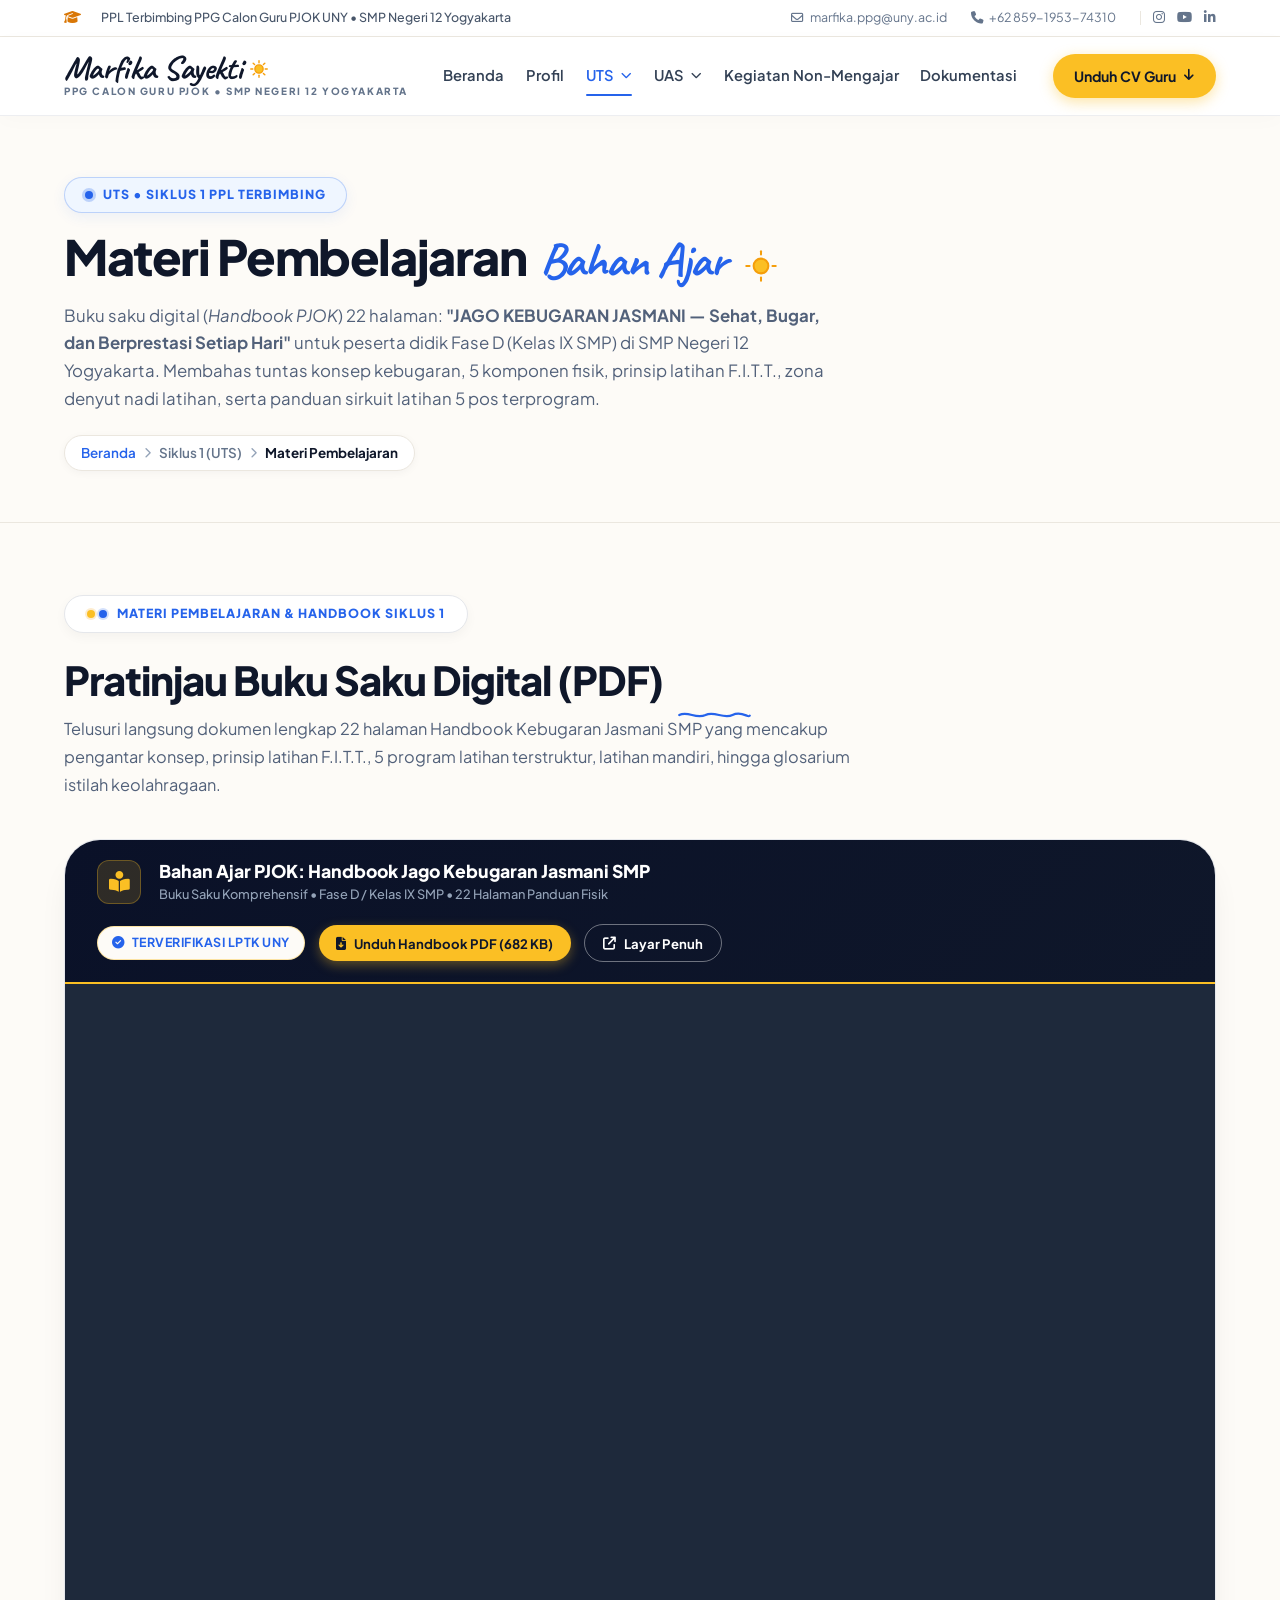
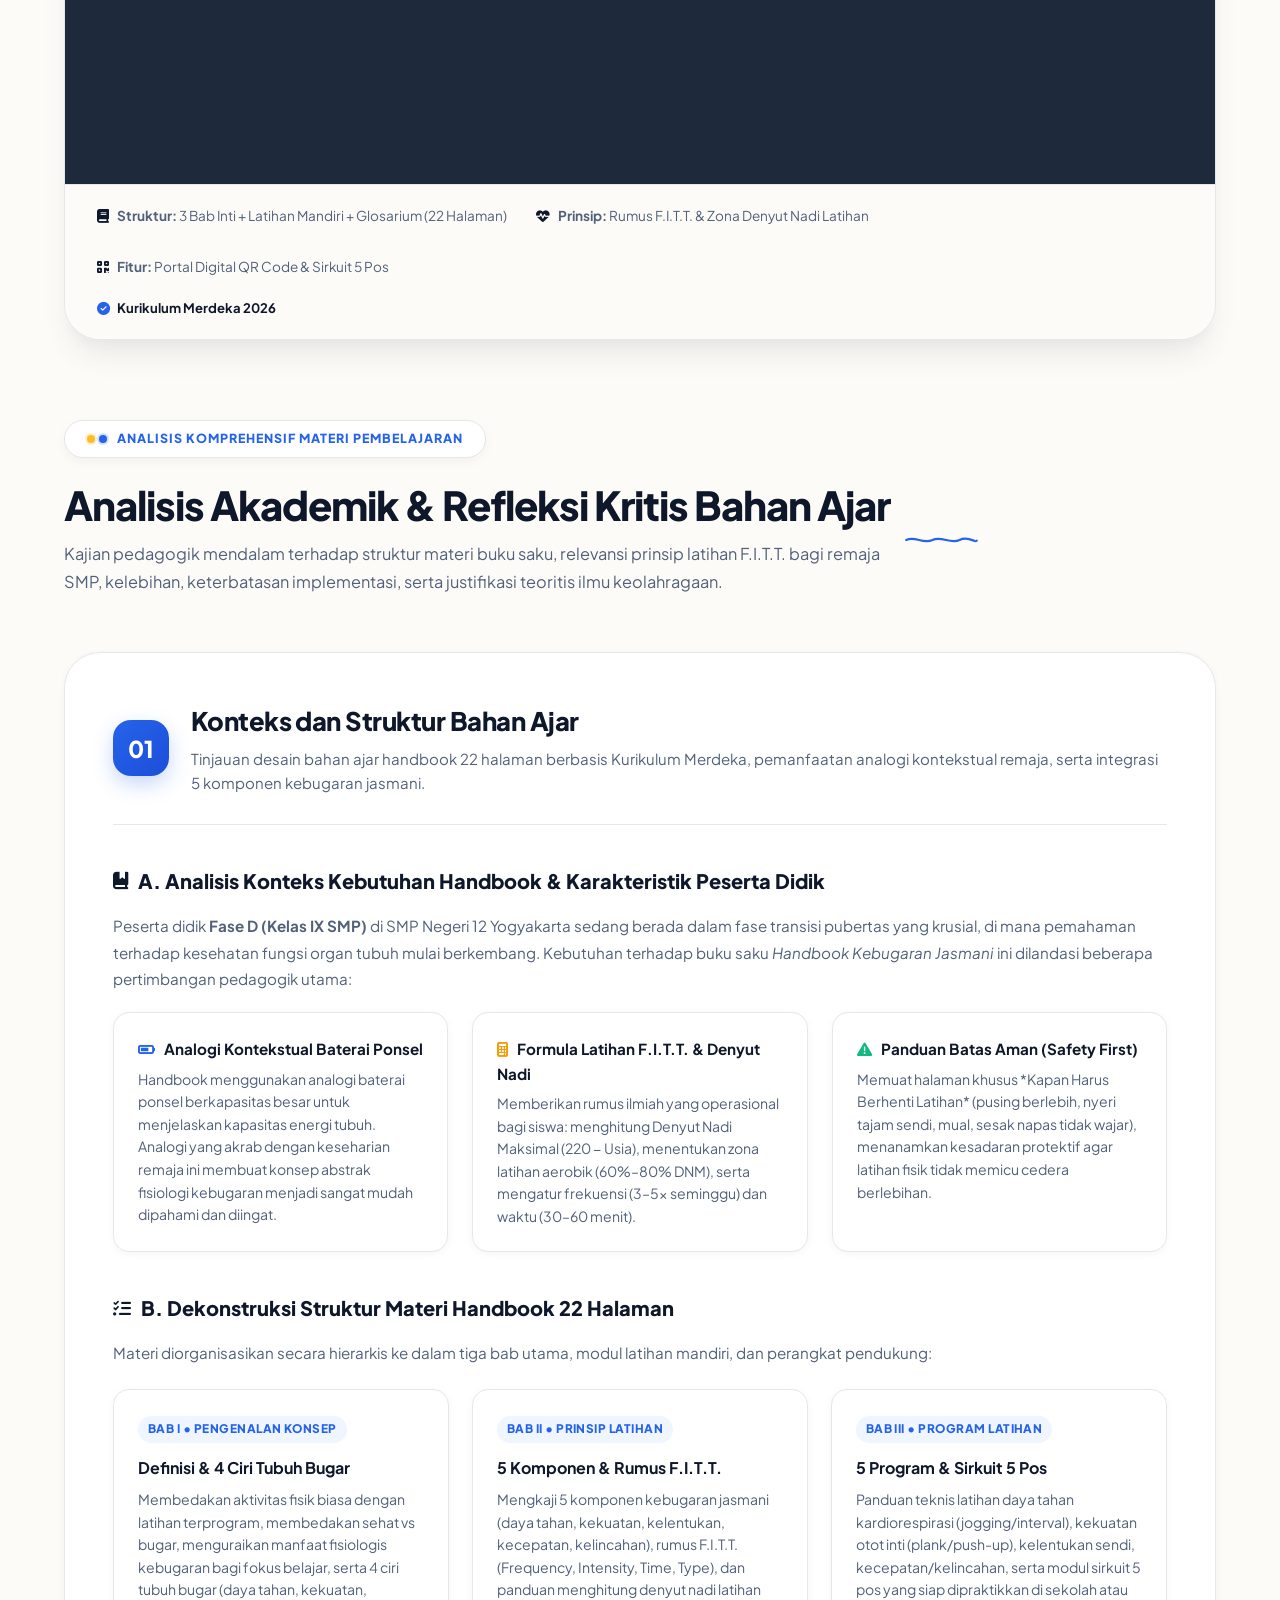
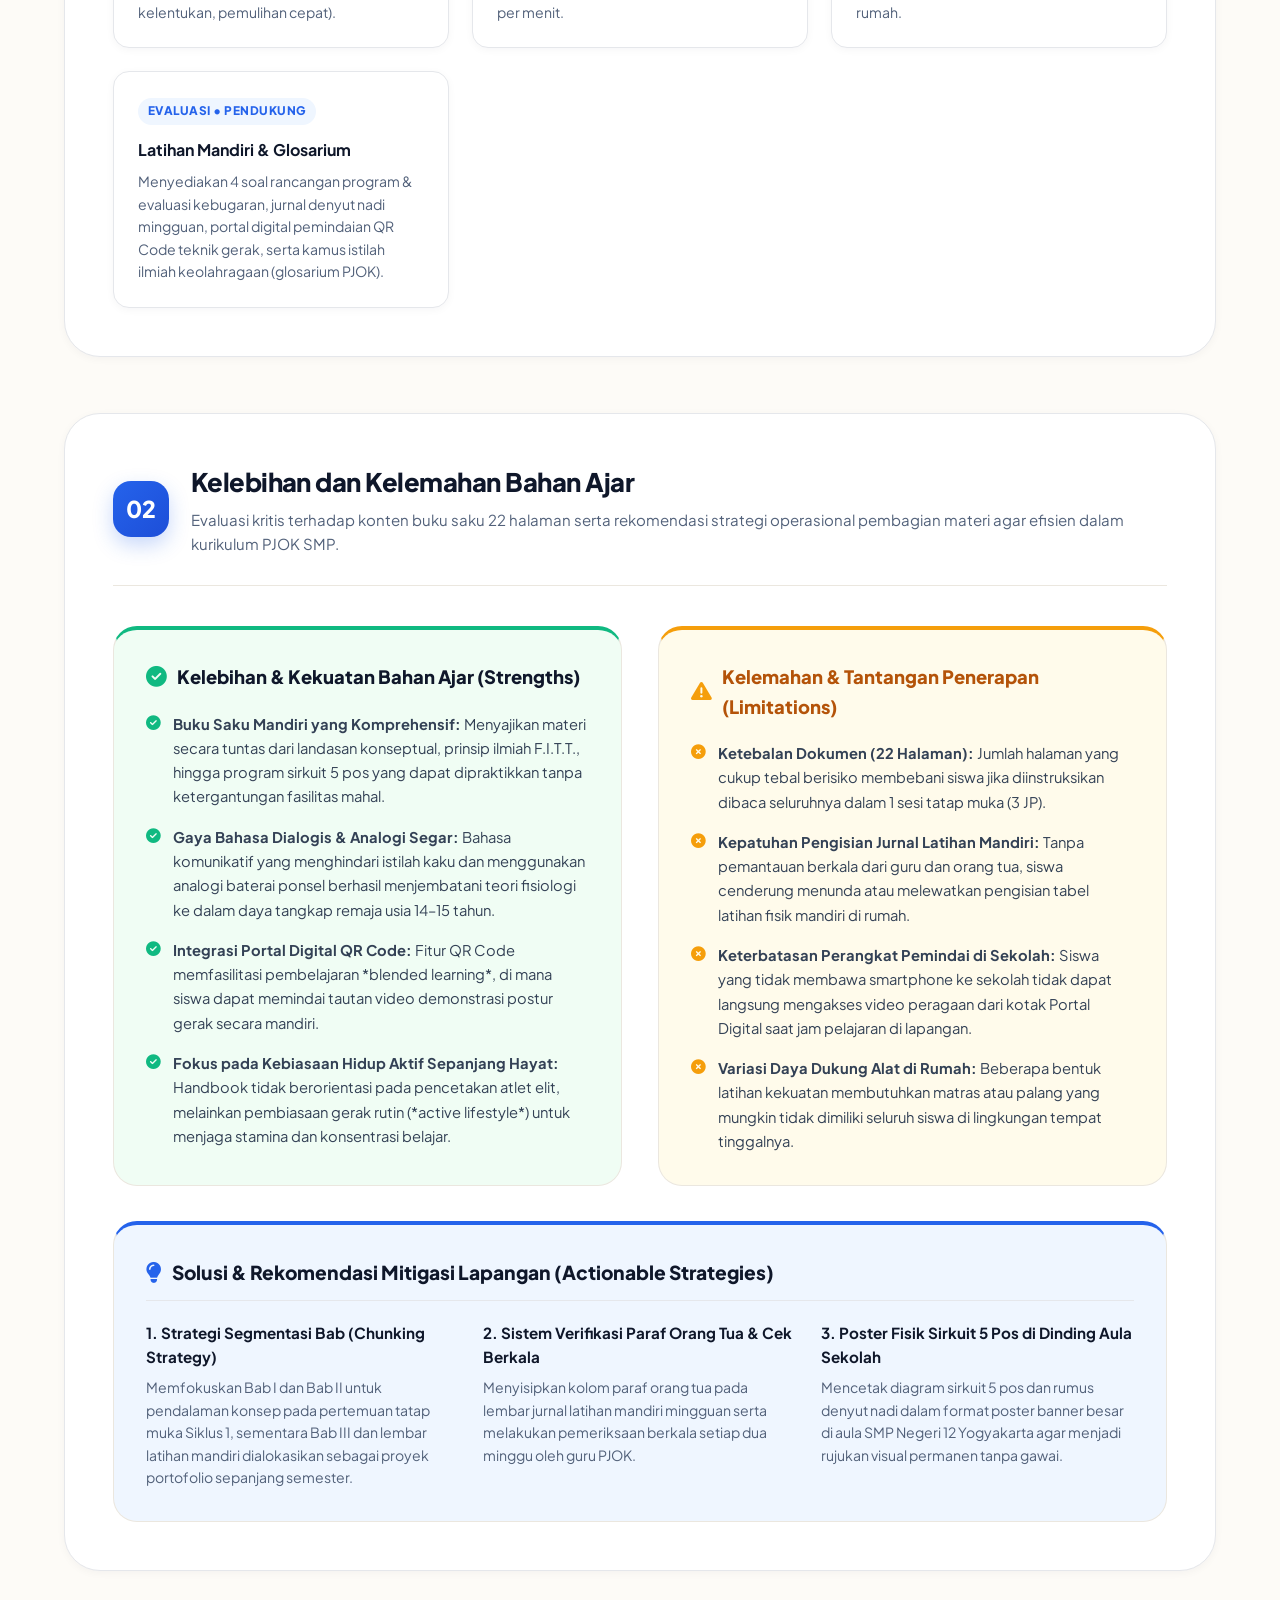
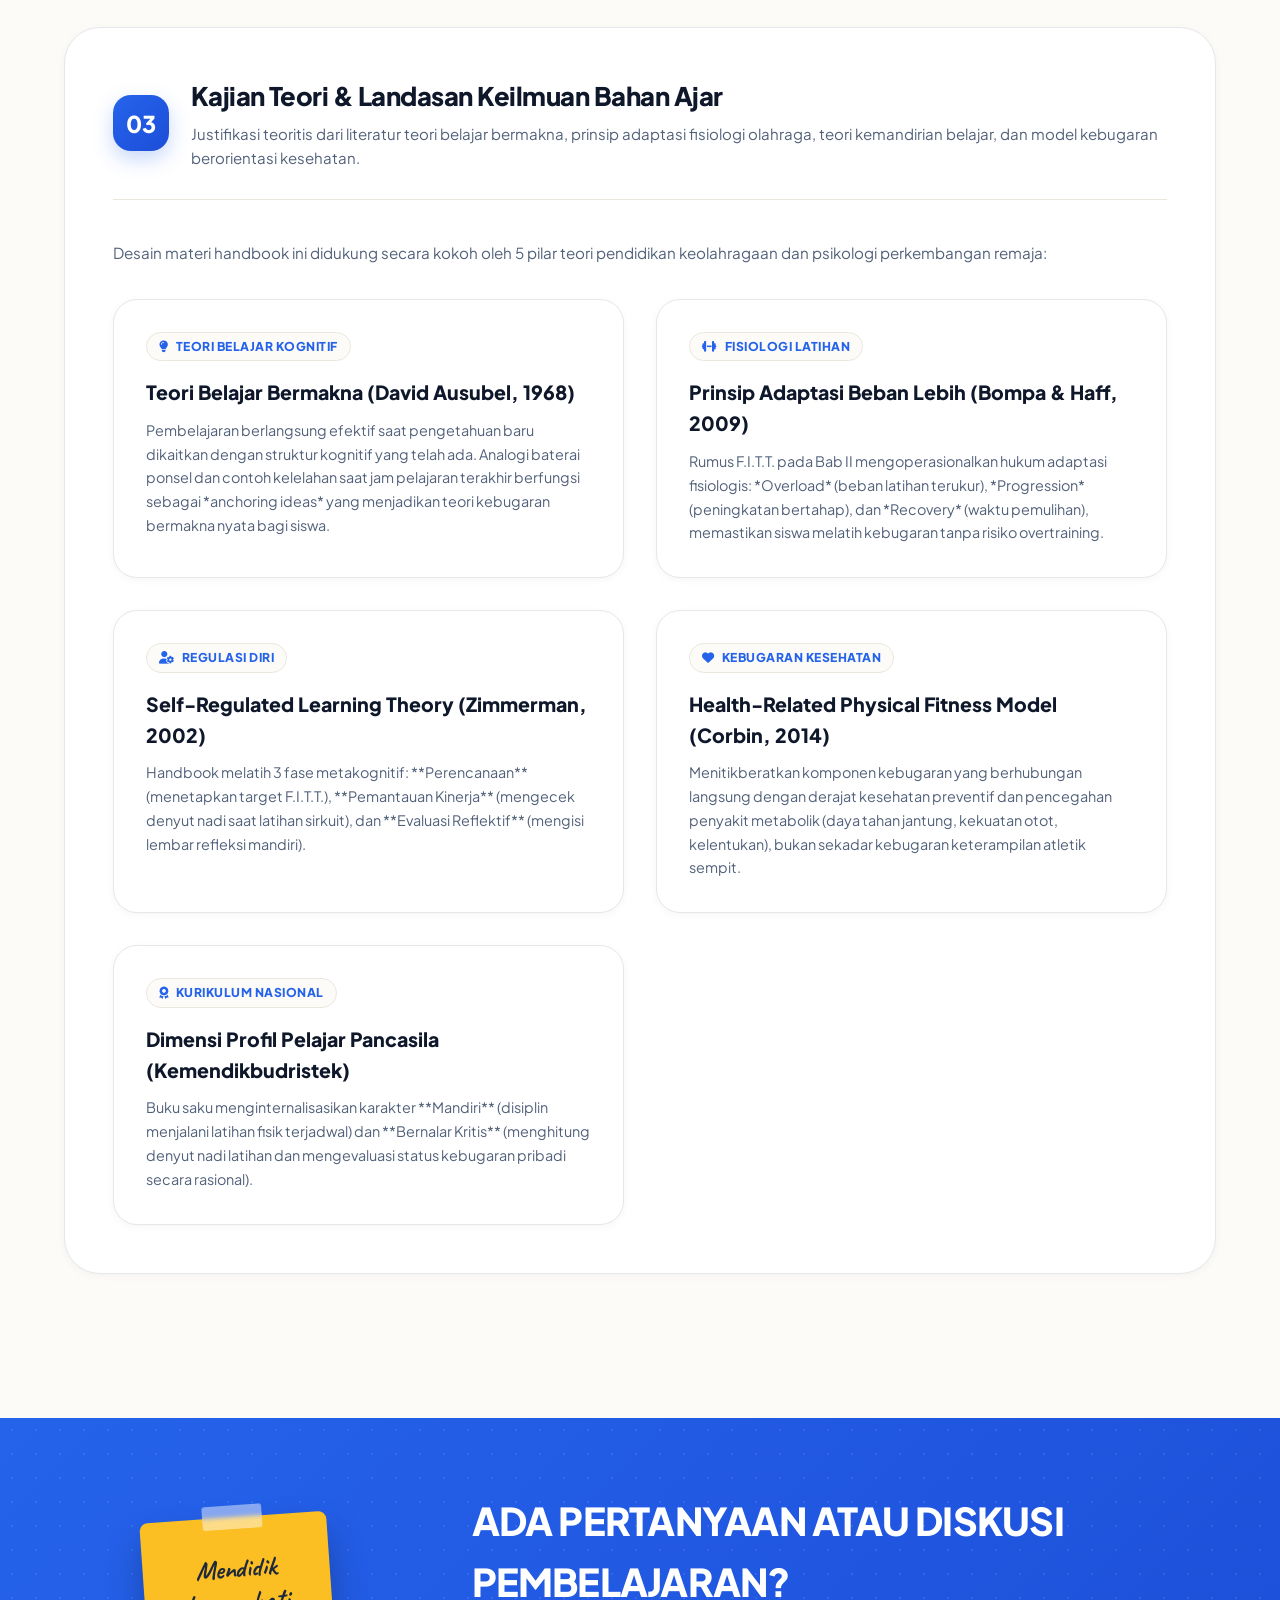
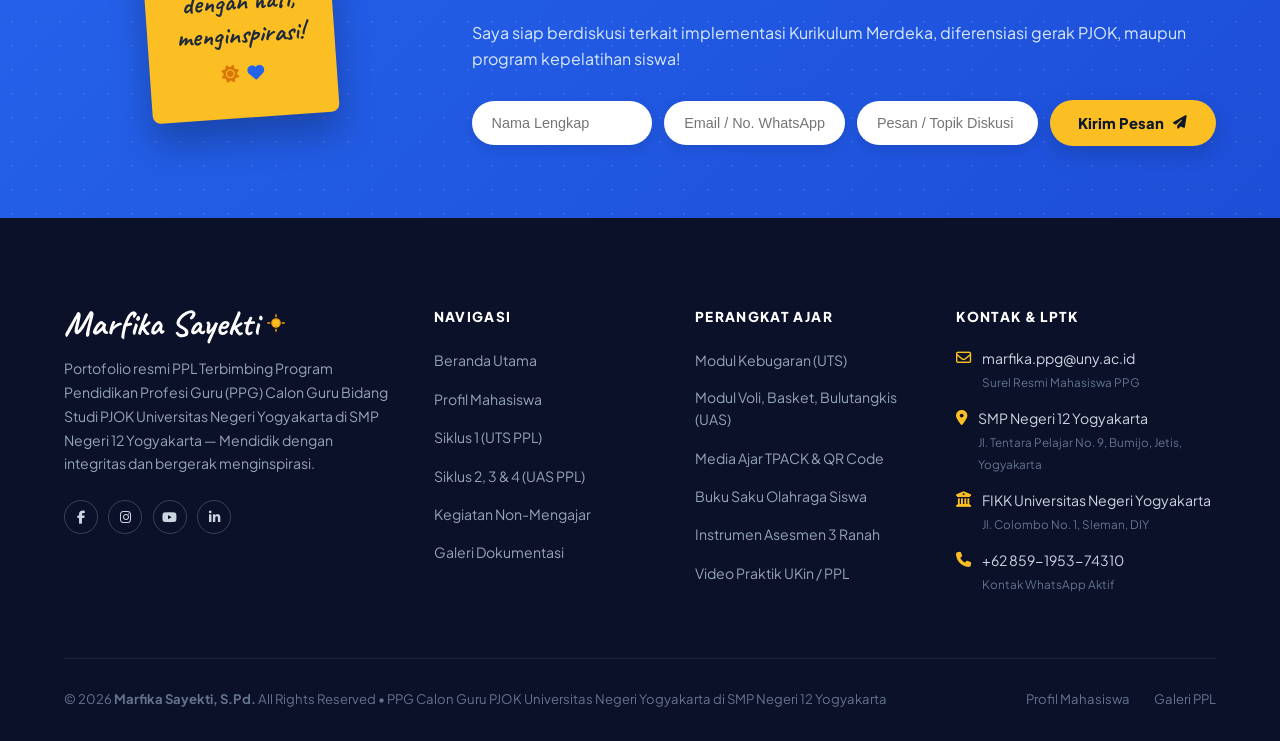
<file: UTS/materi.html>
<!DOCTYPE html>
<html lang="id">
<head>
  <meta charset="UTF-8">
  <meta name="viewport" content="width=device-width, initial-scale=1.0">
  <title>UTS - Materi Pembelajaran PJOK | Marfika Sayekti, S.Pd. - UNY</title>
  
  <link rel="icon" type="image/png" href="../logo.png">
  <link rel="preconnect" href="https://fonts.googleapis.com">
  <link rel="preconnect" href="https://fonts.gstatic.com" crossorigin>
  <link href="https://fonts.googleapis.com/css2?family=Caveat:wght@600;700&family=Plus+Jakarta+Sans:wght@300;400;500;600;700;800&display=swap" rel="stylesheet">
  <link rel="stylesheet" href="https://cdnjs.cloudflare.com/ajax/libs/font-awesome/6.5.1/css/all.min.css">
  <link rel="stylesheet" href="../css/studio-theme.css?v=2.1">
</head>
<body>

  <!-- =================================================================
       1. TOPBAR (Studio Theme)
       ================================================================= -->
    <!-- =================================================================
       1. TOPBAR (Studio Theme)
       ================================================================= -->
  <div class="topbar-studio">
    <div class="container topbar-studio-inner">
      <div class="topbar-left">
        <i class="fa-solid fa-graduation-cap lead-icon"></i>
        <span>PPL Terbimbing PPG Calon Guru PJOK UNY • SMP Negeri 12 Yogyakarta</span>
      </div>

      <div class="topbar-right">
        <a href="mailto:marfika.ppg@uny.ac.id" class="topbar-contact-item">
          <i class="fa-regular fa-envelope"></i>
          <span>marfika.ppg@uny.ac.id</span>
        </a>
        <a href="tel:+62859195374310" class="topbar-contact-item">
          <i class="fa-solid fa-phone"></i>
          <span>+62 859-1953-74310</span>
        </a>

        <div class="topbar-socials">
          <a href="javascript:void(0)" onclick="showToast('Instagram Marfika Sayekti')" class="topbar-social-link" aria-label="Instagram"><i class="fa-brands fa-instagram"></i></a>
          <a href="javascript:void(0)" onclick="showToast('Kanal YouTube Pembelajaran PJOK')" class="topbar-social-link" aria-label="YouTube"><i class="fa-brands fa-youtube"></i></a>
          <a href="javascript:void(0)" onclick="showToast('LinkedIn Marfika Sayekti')" class="topbar-social-link" aria-label="LinkedIn"><i class="fa-brands fa-linkedin-in"></i></a>
        </div>
      </div>
    </div>
  </div>

  <!-- =================================================================
       2. MAIN NAVBAR (Clean Studio Header + Script Logo & Sun Doodle)
       ================================================================= -->
  <header class="navbar-studio">
    <div class="container navbar-studio-inner">
      
      <!-- Brand Logo: Handwritten "Marfika" with radiant Sun Doodle -->
      <a href="../index.html" class="brand-studio">
        <div class="brand-studio-text">
          <span class="brand-studio-logo">
            Marfika Sayekti
            <!-- Sun Doodle SVG with Rays -->
            <svg class="sun-logo-doodle" viewBox="0 0 32 32" fill="none" xmlns="http://www.w3.org/2000/svg">
              <circle cx="16" cy="16" r="6" fill="#FBBF24" stroke="#F59E0B" stroke-width="2"/>
              <line x1="16" y1="4" x2="16" y2="7" stroke="#F59E0B" stroke-width="2" stroke-linecap="round"/>
              <line x1="16" y1="25" x2="16" y2="28" stroke="#F59E0B" stroke-width="2" stroke-linecap="round"/>
              <line x1="4" y1="16" x2="7" y2="16" stroke="#F59E0B" stroke-width="2" stroke-linecap="round"/>
              <line x1="25" y1="16" x2="28" y2="16" stroke="#F59E0B" stroke-width="2" stroke-linecap="round"/>
              <line x1="7.5" y1="7.5" x2="9.6" y2="9.6" stroke="#F59E0B" stroke-width="2" stroke-linecap="round"/>
              <line x1="22.4" y1="22.4" x2="24.5" y2="24.5" stroke="#F59E0B" stroke-width="2" stroke-linecap="round"/>
              <line x1="7.5" y1="24.5" x2="9.6" y2="22.4" stroke="#F59E0B" stroke-width="2" stroke-linecap="round"/>
              <line x1="22.4" y1="9.6" x2="24.5" y2="7.5" stroke="#F59E0B" stroke-width="2" stroke-linecap="round"/>
            </svg>
          </span>
          <span class="brand-studio-sub">PPG CALON GURU PJOK • SMP NEGERI 12 YOGYAKARTA</span>
        </div>
      </a>

      <!-- Navigation Links: 6 Menu Items Required -->
      <nav>
        <ul class="nav-menu-studio">
          <!-- 1. Beranda -->
          <li><a href="../index.html" class="nav-link-studio">Beranda</a></li>

          <!-- 2. Profil -->
          <li><a href="../profil.html" class="nav-link-studio">Profil</a></li>

          <!-- 3. UTS Dropdown -->
          <li class="nav-studio-dropdown">
            <a href="rancangan.html" class="nav-link-studio active">
              UTS <i class="fa-solid fa-chevron-down" style="font-size:0.68rem; margin-left:2px;"></i>
            </a>
            <ul class="dropdown-studio-menu">
              <li>
                <a href="rancangan.html" class="dropdown-studio-item">
                  <i class="fa-solid fa-file-pen"></i> Rancangan Pembelajaran
                </a>
              </li>
              <li>
                <a href="media.html" class="dropdown-studio-item">
                  <i class="fa-solid fa-photo-film"></i> Media Pembelajaran
                </a>
              </li>
              <li>
                <a href="materi.html" class="dropdown-studio-item active">
                  <i class="fa-solid fa-book-open-reader"></i> Materi Pembelajaran
                </a>
              </li>
              <li>
                <a href="instrumen.html" class="dropdown-studio-item">
                  <i class="fa-solid fa-clipboard-check"></i> Instrumen Pembelajaran
                </a>
              </li>
            </ul>
          </li>

          <!-- 4. UAS Dropdown -->
          <li class="nav-studio-dropdown">
            <a href="../UAS/rancangan.html" class="nav-link-studio">
              UAS <i class="fa-solid fa-chevron-down" style="font-size:0.68rem; margin-left:2px;"></i>
            </a>
            <ul class="dropdown-studio-menu">
              <li>
                <a href="../UAS/rancangan.html" class="dropdown-studio-item">
                  <i class="fa-solid fa-file-circle-check"></i> Rancangan Pembelajaran
                </a>
              </li>
              <li>
                <a href="../UAS/media.html" class="dropdown-studio-item">
                  <i class="fa-solid fa-laptop-code"></i> Media Pembelajaran
                </a>
              </li>
              <li>
                <a href="../UAS/materi.html" class="dropdown-studio-item">
                  <i class="fa-solid fa-book-bookmark"></i> Materi Pembelajaran
                </a>
              </li>
              <li>
                <a href="../UAS/instrumen.html" class="dropdown-studio-item">
                  <i class="fa-solid fa-list-check"></i> Instrumen Pembelajaran
                </a>
              </li>
            </ul>
          </li>

          <!-- 5. Kegiatan Non-Mengajar -->
          <li><a href="../non-mengajar.html" class="nav-link-studio">Kegiatan Non-Mengajar</a></li>

          <!-- 6. Dokumentasi -->
          <li><a href="../dokumentasi.html" class="nav-link-studio">Dokumentasi</a></li>
        </ul>
      </nav>

      <!-- Right Action CTA: Golden-Yellow Pill Button -->
      <div style="display:flex; align-items:center; gap:0.75rem;">
        <a href="../profil.html#cv" class="btn-nav-connect" onclick="showToast('Unduh CV Guru Digital...');">
          <span>Unduh CV Guru</span>
          <i class="fa-solid fa-arrow-down"></i>
        </a>
        <button class="mobile-studio-toggle" aria-label="Buka Menu Navigasi">
          <i class="fa-solid fa-bars"></i>
        </button>
      </div>

    </div>
  </header>

  <!-- =================================================================
       3. SUBPAGE HERO HEADER (Studio Theme)
       ================================================================= -->
  <section class="subpage-studio-hero">
    <div class="container">
      <div class="hero-studio-badge" style="margin-bottom: 1rem;">
        <span class="badge-dot"></span>
        <span>UTS &bull; SIKLUS 1 PPL TERBIMBING</span>
      </div>

      <h1 class="subpage-hero-title">
        Materi Pembelajaran
        <span class="script-highlight" style="font-family: var(--font-script); color: var(--color-primary-blue); font-weight: 700; margin-left: 6px;">
          Bahan Ajar
          <svg class="sun-doodle-hero" viewBox="0 0 44 44" fill="none" xmlns="http://www.w3.org/2000/svg" style="width:36px; height:36px; vertical-align:middle; margin-left:6px;">
            <circle cx="22" cy="22" r="9" fill="#FBBF24" stroke="#F59E0B" stroke-width="2.5"/>
            <line x1="22" y1="4" x2="22" y2="8" stroke="#F59E0B" stroke-width="2.5" stroke-linecap="round"/>
            <line x1="22" y1="36" x2="22" y2="40" stroke="#F59E0B" stroke-width="2.5" stroke-linecap="round"/>
            <line x1="4" y1="22" x2="8" y2="22" stroke="#F59E0B" stroke-width="2.5" stroke-linecap="round"/>
            <line x1="36" y1="22" x2="40" y2="22" stroke="#F59E0B" stroke-width="2.5" stroke-linecap="round"/>
          </svg>
        </span>
      </h1>

      <p class="subpage-hero-desc">
        Buku saku digital (<em>Handbook PJOK</em>) 22 halaman: <strong>"JAGO KEBUGARAN JASMANI — Sehat, Bugar, dan Berprestasi Setiap Hari"</strong> untuk peserta didik Fase D (Kelas IX SMP) di SMP Negeri 12 Yogyakarta. Membahas tuntas konsep kebugaran, 5 komponen fisik, prinsip latihan F.I.T.T., zona denyut nadi latihan, serta panduan sirkuit latihan 5 pos terprogram.
      </p>

      <div class="studio-breadcrumb">
        <a href="../index.html">Beranda</a>
        <i class="fa-solid fa-chevron-right"></i>
        <span>Siklus 1 (UTS)</span>
        <i class="fa-solid fa-chevron-right"></i>
        <span style="color:var(--color-midnight); font-weight:700;">Materi Pembelajaran</span>
      </div>
    </div>
  </section>

  <!-- =================================================================
       4. MAIN CONTENT
       ================================================================= -->
  <main style="background: var(--color-bg-ivory); padding: 4.5rem 0 5.5rem;">
    <div class="container">
      
      <!-- =============================================================
           A. INTERACTIVE PDF VIEWER SECTION
           ============================================================= -->
      <section style="margin-bottom: 5rem;">
        <div class="section-agency-head" style="margin-bottom: 2.5rem;">
          <div class="badge-pill-group">
            <span class="twin-dot-icon">
              <span></span><span></span>
            </span>
            <span>MATERI PEMBELAJARAN &amp; HANDBOOK SIKLUS 1</span>
          </div>
          <h2 class="section-agency-title">
            Pratinjau Buku Saku Digital (PDF)
            <span class="wavy-squiggle-wrap" style="display:inline-block; vertical-align:middle; margin-left:8px;">
              <svg class="wavy-squiggle-svg" viewBox="0 0 100 16" fill="none" xmlns="http://www.w3.org/2000/svg" style="width:75px; height:12px;">
                <path d="M3 8C15 2 25 14 38 8C50 2 62 14 74 8C86 2 95 12 97 9" stroke="#2563EB" stroke-width="3" stroke-linecap="round"/>
              </svg>
            </span>
          </h2>
          <p class="section-agency-subtitle">
            Telusuri langsung dokumen lengkap 22 halaman Handbook Kebugaran Jasmani SMP yang mencakup pengantar konsep, prinsip latihan F.I.T.T., 5 program latihan terstruktur, latihan mandiri, hingga glosarium istilah keolahragaan.
          </p>
        </div>

        <!-- PDF Viewer Container Card -->
        <div class="pdf-viewer-card">
          <!-- Toolbar -->
          <div class="pdf-viewer-toolbar">
            <div class="pdf-toolbar-info">
              <div class="pdf-toolbar-icon">
                <i class="fa-solid fa-book-open-reader"></i>
              </div>
              <div>
                <div class="pdf-toolbar-title">Bahan Ajar PJOK: Handbook Jago Kebugaran Jasmani SMP</div>
                <div class="pdf-toolbar-sub">
                  Buku Saku Komprehensif • Fase D / Kelas IX SMP • 22 Halaman Panduan Fisik
                </div>
              </div>
            </div>

            <div class="pdf-toolbar-actions">
              <span class="tag-pill" style="background: rgba(251, 191, 36, 0.15); color: #F59E0B; font-weight: 700; border: 1px solid rgba(251, 191, 36, 0.4); padding: 6px 14px; font-size: 0.78rem; border-radius: var(--radius-pill);">
                <i class="fa-solid fa-circle-check" style="margin-right: 5px;"></i> Terverifikasi LPTK UNY
              </span>
              <a href="../Dokumen/Materi Siklus 1.pdf" download="Bahan_Ajar_PJOK_Siklus1_MarfikaSayekti.pdf" class="btn btn-primary-lime btn-sm">
                <i class="fa-solid fa-file-arrow-down"></i> Unduh Handbook PDF (682 KB)
              </a>
              <a href="../Dokumen/Materi Siklus 1.pdf" target="_blank" rel="noopener noreferrer" class="btn btn-outline-light btn-sm" style="border-color: rgba(255,255,255,0.4); color: #FFFFFF;">
                <i class="fa-solid fa-arrow-up-right-from-square"></i> Layar Penuh
              </a>
            </div>
          </div>

          <!-- Embedded Frame -->
          <div class="pdf-frame-wrapper">
            <iframe 
              src="../Dokumen/Materi Siklus 1.pdf#toolbar=1&navpanes=0&scrollbar=1" 
              title="Bahan Ajar Siklus 1 Marfika Sayekti"
              loading="lazy">
              <p style="padding: 2rem; color: #FFFFFF; text-align: center;">
                Peramban Anda tidak mendukung tampilan PDF langsung. Silakan 
                <a href="../Dokumen/Materi Siklus 1.pdf" target="_blank" style="color: var(--color-accent-lime); font-weight: bold; text-decoration: underline;">
                  Klik di sini untuk mengunduh atau membuka Bahan Ajar Siklus 1 (.PDF)
                </a>.
              </p>
            </iframe>
          </div>

          <!-- Footer Metadata Bar -->
          <div style="background: var(--color-bg-ivory); padding: 1.25rem 2rem; border-top: 1px solid var(--color-border-subtle); display: flex; align-items: center; justify-content: space-between; flex-wrap: wrap; gap: 1rem;">
            <div style="display: flex; align-items: center; gap: 1.8rem; flex-wrap: wrap;">
              <div style="font-size: 0.85rem; color: var(--color-text-muted);">
                <i class="fa-solid fa-book" style="color: var(--color-primary-dark); margin-right: 6px;"></i>
                <strong>Struktur:</strong> 3 Bab Inti + Latihan Mandiri + Glosarium (22 Halaman)
              </div>
              <div style="font-size: 0.85rem; color: var(--color-text-muted);">
                <i class="fa-solid fa-heart-pulse" style="color: var(--color-primary-dark); margin-right: 6px;"></i>
                <strong>Prinsip:</strong> Rumus F.I.T.T. &amp; Zona Denyut Nadi Latihan
              </div>
              <div style="font-size: 0.85rem; color: var(--color-text-muted);">
                <i class="fa-solid fa-qrcode" style="color: var(--color-primary-dark); margin-right: 6px;"></i>
                <strong>Fitur:</strong> Portal Digital QR Code &amp; Sirkuit 5 Pos
              </div>
            </div>
            <div>
              <a href="javascript:void(0)" onclick="showToast('Buku Saku Resmi PPG UNY 2026')" style="font-size: 0.82rem; color: var(--color-primary-dark); font-weight: 700; text-decoration: none;">
                <i class="fa-solid fa-circle-check" style="color: var(--color-primary-blue); margin-right: 5px;"></i> Kurikulum Merdeka 2026
              </a>
            </div>
          </div>
        </div>
      </section>

      <!-- =============================================================
           B. COMPREHENSIVE ANALYSIS OF THE TEACHING MATERIAL
           ============================================================= -->
      <section>
        <div class="section-agency-head" style="margin-bottom: 3.5rem;">
          <div class="badge-pill-group">
            <span class="twin-dot-icon">
              <span></span><span></span>
            </span>
            <span>ANALISIS KOMPREHENSIF MATERI PEMBELAJARAN</span>
          </div>
          <h2 class="section-agency-title">
            Analisis Akademik &amp; Refleksi Kritis Bahan Ajar
            <span class="wavy-squiggle-wrap" style="display:inline-block; vertical-align:middle; margin-left:8px;">
              <svg class="wavy-squiggle-svg" viewBox="0 0 100 16" fill="none" xmlns="http://www.w3.org/2000/svg" style="width:75px; height:12px;">
                <path d="M3 8C15 2 25 14 38 8C50 2 62 14 74 8C86 2 95 12 97 9" stroke="#2563EB" stroke-width="3" stroke-linecap="round"/>
              </svg>
            </span>
          </h2>
          <p class="section-agency-subtitle">
            Kajian pedagogik mendalam terhadap struktur materi buku saku, relevansi prinsip latihan F.I.T.T. bagi remaja SMP, kelebihan, keterbatasan implementasi, serta justifikasi teoritis ilmu keolahragaan.
          </p>
        </div>

        <!-- =========================================================
             1. KONTEKS DAN TUJUAN MATERI
             ========================================================= -->
        <article class="analysis-module-card">
          <div class="analysis-module-header">
            <div class="analysis-module-num">01</div>
            <div>
              <h3 class="analysis-module-title">Konteks dan Struktur Bahan Ajar</h3>
              <p class="analysis-module-desc">
                Tinjauan desain bahan ajar handbook 22 halaman berbasis Kurikulum Merdeka, pemanfaatan analogi kontekstual remaja, serta integrasi 5 komponen kebugaran jasmani.
              </p>
            </div>
          </div>

          <div class="analysis-content-body">
            
            <!-- Konteks Kebutuhan Bahan Ajar -->
            <div style="margin-bottom: 2.5rem;">
              <h4 style="font-size: 1.25rem; font-weight: 800; color: var(--color-primary-dark); margin-bottom: 1rem; display: flex; align-items: center; gap: 0.65rem;">
                <i class="fa-solid fa-book-bookmark" style="color: var(--color-primary-dark); font-size: 1.1rem;"></i>
                A. Analisis Konteks Kebutuhan Handbook &amp; Karakteristik Peserta Didik
              </h4>
              <p style="font-size: 0.95rem; color: var(--color-text-muted); line-height: 1.75; margin-bottom: 1.2rem;">
                Peserta didik <strong>Fase D (Kelas IX SMP)</strong> di SMP Negeri 12 Yogyakarta sedang berada dalam fase transisi pubertas yang krusial, di mana pemahaman terhadap kesehatan fungsi organ tubuh mulai berkembang. Kebutuhan terhadap buku saku <em>Handbook Kebugaran Jasmani</em> ini dilandasi beberapa pertimbangan pedagogik utama:
              </p>
              
              <div style="display: grid; grid-template-columns: repeat(auto-fit, minmax(320px, 1fr)); gap: 1.5rem; margin-bottom: 1.5rem;">
                <div style="background: #FFFFFF; border-radius: var(--radius-md); padding: 1.5rem; border-left: 4px solid var(--color-primary-blue); border: 1px solid var(--color-border-card); box-shadow: var(--shadow-sm);">
                  <strong style="display: block; color: var(--color-primary-dark); font-size: 0.95rem; margin-bottom: 0.4rem;">
                    <i class="fa-solid fa-battery-three-quarters" style="margin-right: 6px; color: var(--color-primary-blue);"></i> Analogi Kontekstual Baterai Ponsel
                  </strong>
                  <p style="font-size: 0.88rem; color: var(--color-text-muted); line-height: 1.6; margin: 0;">
                    Handbook menggunakan analogi baterai ponsel berkapasitas besar untuk menjelaskan kapasitas energi tubuh. Analogi yang akrab dengan keseharian remaja ini membuat konsep abstrak fisiologi kebugaran menjadi sangat mudah dipahami dan diingat.
                  </p>
                </div>

                <div style="background: #FFFFFF; border-radius: var(--radius-md); padding: 1.5rem; border-left: 4px solid #F59E0B; border: 1px solid var(--color-border-card); box-shadow: var(--shadow-sm);">
                  <strong style="display: block; color: var(--color-primary-dark); font-size: 0.95rem; margin-bottom: 0.4rem;">
                    <i class="fa-solid fa-calculator" style="margin-right: 6px; color: #F59E0B;"></i> Formula Latihan F.I.T.T. &amp; Denyut Nadi
                  </strong>
                  <p style="font-size: 0.88rem; color: var(--color-text-muted); line-height: 1.6; margin: 0;">
                    Memberikan rumus ilmiah yang operasional bagi siswa: menghitung Denyut Nadi Maksimal (220 − Usia), menentukan zona latihan aerobik (60%–80% DNM), serta mengatur frekuensi (3–5x seminggu) dan waktu (30–60 menit).
                  </p>
                </div>

                <div style="background: #FFFFFF; border-radius: var(--radius-md); padding: 1.5rem; border-left: 4px solid #10B981; border: 1px solid var(--color-border-card); box-shadow: var(--shadow-sm);">
                  <strong style="display: block; color: var(--color-primary-dark); font-size: 0.95rem; margin-bottom: 0.4rem;">
                    <i class="fa-solid fa-triangle-exclamation" style="margin-right: 6px; color: #10B981;"></i> Panduan Batas Aman (Safety First)
                  </strong>
                  <p style="font-size: 0.88rem; color: var(--color-text-muted); line-height: 1.6; margin: 0;">
                    Memuat halaman khusus *Kapan Harus Berhenti Latihan* (pusing berlebih, nyeri tajam sendi, mual, sesak napas tidak wajar), menanamkan kesadaran protektif agar latihan fisik tidak memicu cedera berlebihan.
                  </p>
                </div>
              </div>
            </div>

            <!-- Dekonstruksi Struktur Bab -->
            <div>
              <h4 style="font-size: 1.25rem; font-weight: 800; color: var(--color-primary-dark); margin-bottom: 1rem; display: flex; align-items: center; gap: 0.65rem;">
                <i class="fa-solid fa-list-check" style="color: var(--color-primary-dark); font-size: 1.1rem;"></i>
                B. Dekonstruksi Struktur Materi Handbook 22 Halaman
              </h4>
              <p style="font-size: 0.95rem; color: var(--color-text-muted); line-height: 1.7; margin-bottom: 1.4rem;">
                Materi diorganisasikan secara hierarkis ke dalam tiga bab utama, modul latihan mandiri, dan perangkat pendukung:
              </p>

              <div style="display: grid; grid-template-columns: repeat(auto-fit, minmax(260px, 1fr)); gap: 1.4rem;">
                
                <div style="background: #FFFFFF; border: 1.5px solid var(--color-border-card); border-radius: var(--radius-md); padding: 1.5rem; box-shadow: var(--shadow-sm);">
                  <div style="display:inline-block; background:var(--color-primary-blue-light); color:var(--color-primary-blue); font-size:0.74rem; font-weight:800; padding:4px 10px; border-radius:var(--radius-pill); margin-bottom:0.75rem; letter-spacing:0.04em;">BAB I • PENGENALAN KONSEP</div>
                  <h5 style="font-size: 1rem; font-weight: 700; color: var(--color-primary-dark); margin-bottom: 0.5rem;">
                    Definisi &amp; 4 Ciri Tubuh Bugar
                  </h5>
                  <p style="font-size: 0.88rem; color: var(--color-text-muted); line-height: 1.6; margin: 0;">
                    Membedakan aktivitas fisik biasa dengan latihan terprogram, membedakan sehat vs bugar, menguraikan manfaat fisiologis kebugaran bagi fokus belajar, serta 4 ciri tubuh bugar (daya tahan, kekuatan, kelentukan, pemulihan cepat).
                  </p>
                </div>

                <div style="background: #FFFFFF; border: 1.5px solid var(--color-border-card); border-radius: var(--radius-md); padding: 1.5rem; box-shadow: var(--shadow-sm);">
                  <div style="display:inline-block; background:var(--color-primary-blue-light); color:var(--color-primary-blue); font-size:0.74rem; font-weight:800; padding:4px 10px; border-radius:var(--radius-pill); margin-bottom:0.75rem; letter-spacing:0.04em;">BAB II • PRINSIP LATIHAN</div>
                  <h5 style="font-size: 1rem; font-weight: 700; color: var(--color-primary-dark); margin-bottom: 0.5rem;">
                    5 Komponen &amp; Rumus F.I.T.T.
                  </h5>
                  <p style="font-size: 0.88rem; color: var(--color-text-muted); line-height: 1.6; margin: 0;">
                    Mengkaji 5 komponen kebugaran jasmani (daya tahan, kekuatan, kelentukan, kecepatan, kelincahan), rumus F.I.T.T. (Frequency, Intensity, Time, Type), dan panduan menghitung denyut nadi latihan per menit.
                  </p>
                </div>

                <div style="background: #FFFFFF; border: 1.5px solid var(--color-border-card); border-radius: var(--radius-md); padding: 1.5rem; box-shadow: var(--shadow-sm);">
                  <div style="display:inline-block; background:var(--color-primary-blue-light); color:var(--color-primary-blue); font-size:0.74rem; font-weight:800; padding:4px 10px; border-radius:var(--radius-pill); margin-bottom:0.75rem; letter-spacing:0.04em;">BAB III • PROGRAM LATIHAN</div>
                  <h5 style="font-size: 1rem; font-weight: 700; color: var(--color-primary-dark); margin-bottom: 0.5rem;">
                    5 Program &amp; Sirkuit 5 Pos
                  </h5>
                  <p style="font-size: 0.88rem; color: var(--color-text-muted); line-height: 1.6; margin: 0;">
                    Panduan teknis latihan daya tahan kardiorespirasi (jogging/interval), kekuatan otot inti (plank/push-up), kelentukan sendi, kecepatan/kelincahan, serta modul sirkuit 5 pos yang siap dipraktikkan di sekolah atau rumah.
                  </p>
                </div>

                <div style="background: #FFFFFF; border: 1.5px solid var(--color-border-card); border-radius: var(--radius-md); padding: 1.5rem; box-shadow: var(--shadow-sm);">
                  <div style="display:inline-block; background:var(--color-primary-blue-light); color:var(--color-primary-blue); font-size:0.74rem; font-weight:800; padding:4px 10px; border-radius:var(--radius-pill); margin-bottom:0.75rem; letter-spacing:0.04em;">EVALUASI • PENDUKUNG</div>
                  <h5 style="font-size: 1rem; font-weight: 700; color: var(--color-primary-dark); margin-bottom: 0.5rem;">
                    Latihan Mandiri &amp; Glosarium
                  </h5>
                  <p style="font-size: 0.88rem; color: var(--color-text-muted); line-height: 1.6; margin: 0;">
                    Menyediakan 4 soal rancangan program &amp; evaluasi kebugaran, jurnal denyut nadi mingguan, portal digital pemindaian QR Code teknik gerak, serta kamus istilah ilmiah keolahragaan (glosarium PJOK).
                  </p>
                </div>

              </div>
            </div>

          </div>
        </article>

        <!-- =========================================================
             2. KELEBIHAN DAN KEKURANGAN MATERI
             ========================================================= -->
        <article class="analysis-module-card">
          <div class="analysis-module-header">
            <div class="analysis-module-num">02</div>
            <div>
              <h3 class="analysis-module-title">Kelebihan dan Kelemahan Bahan Ajar</h3>
              <p class="analysis-module-desc">
                Evaluasi kritis terhadap konten buku saku 22 halaman serta rekomendasi strategi operasional pembagian materi agar efisien dalam kurikulum PJOK SMP.
              </p>
            </div>
          </div>

          <div class="analysis-content-body">
            
            <div class="analysis-grid-2col">
              
              <!-- Kolom Kelebihan -->
              <div class="analysis-box-item pro">
                <div class="analysis-box-title" style="color: var(--color-primary-dark);">
                  <i class="fa-solid fa-circle-check" style="color: #10B981; font-size: 1.3rem;"></i>
                  Kelebihan &amp; Kekuatan Bahan Ajar (Strengths)
                </div>
                <ul class="analysis-list">
                  <li>
                    <i class="fa-solid fa-check-circle" style="color: #10B981;"></i>
                    <div>
                      <strong>Buku Saku Mandiri yang Komprehensif:</strong>
                      Menyajikan materi secara tuntas dari landasan konseptual, prinsip ilmiah F.I.T.T., hingga program sirkuit 5 pos yang dapat dipraktikkan tanpa ketergantungan fasilitas mahal.
                    </div>
                  </li>
                  <li>
                    <i class="fa-solid fa-check-circle" style="color: #10B981;"></i>
                    <div>
                      <strong>Gaya Bahasa Dialogis &amp; Analogi Segar:</strong>
                      Bahasa komunikatif yang menghindari istilah kaku dan menggunakan analogi baterai ponsel berhasil menjembatani teori fisiologi ke dalam daya tangkap remaja usia 14–15 tahun.
                    </div>
                  </li>
                  <li>
                    <i class="fa-solid fa-check-circle" style="color: #10B981;"></i>
                    <div>
                      <strong>Integrasi Portal Digital QR Code:</strong>
                      Fitur QR Code memfasilitasi pembelajaran *blended learning*, di mana siswa dapat memindai tautan video demonstrasi postur gerak secara mandiri.
                    </div>
                  </li>
                  <li>
                    <i class="fa-solid fa-check-circle" style="color: #10B981;"></i>
                    <div>
                      <strong>Fokus pada Kebiasaan Hidup Aktif Sepanjang Hayat:</strong>
                      Handbook tidak berorientasi pada pencetakan atlet elit, melainkan pembiasaan gerak rutin (*active lifestyle*) untuk menjaga stamina dan konsentrasi belajar.
                    </div>
                  </li>
                </ul>
              </div>

              <!-- Kolom Kekurangan -->
              <div class="analysis-box-item con">
                <div class="analysis-box-title" style="color: #B45309;">
                  <i class="fa-solid fa-triangle-exclamation" style="color: #F59E0B; font-size: 1.3rem;"></i>
                  Kelemahan &amp; Tantangan Penerapan (Limitations)
                </div>
                <ul class="analysis-list">
                  <li>
                    <i class="fa-solid fa-circle-xmark" style="color: #F59E0B;"></i>
                    <div>
                      <strong>Ketebalan Dokumen (22 Halaman):</strong>
                      Jumlah halaman yang cukup tebal berisiko membebani siswa jika diinstruksikan dibaca seluruhnya dalam 1 sesi tatap muka (3 JP).
                    </div>
                  </li>
                  <li>
                    <i class="fa-solid fa-circle-xmark" style="color: #F59E0B;"></i>
                    <div>
                      <strong>Kepatuhan Pengisian Jurnal Latihan Mandiri:</strong>
                      Tanpa pemantauan berkala dari guru dan orang tua, siswa cenderung menunda atau melewatkan pengisian tabel latihan fisik mandiri di rumah.
                    </div>
                  </li>
                  <li>
                    <i class="fa-solid fa-circle-xmark" style="color: #F59E0B;"></i>
                    <div>
                      <strong>Keterbatasan Perangkat Pemindai di Sekolah:</strong>
                      Siswa yang tidak membawa smartphone ke sekolah tidak dapat langsung mengakses video peragaan dari kotak Portal Digital saat jam pelajaran di lapangan.
                    </div>
                  </li>
                  <li>
                    <i class="fa-solid fa-circle-xmark" style="color: #F59E0B;"></i>
                    <div>
                      <strong>Variasi Daya Dukung Alat di Rumah:</strong>
                      Beberapa bentuk latihan kekuatan membutuhkan matras atau palang yang mungkin tidak dimiliki seluruh siswa di lingkungan tempat tinggalnya.
                    </div>
                  </li>
                </ul>
              </div>

            </div>

            <!-- Solusi dan Mitigasi -->
            <div class="analysis-box-item solution">
              <div class="analysis-box-title" style="color: var(--color-primary-dark); font-size: 1.2rem; border-bottom: 1px solid var(--color-border-card); padding-bottom: 0.75rem; margin-bottom: 1.25rem;">
                <i class="fa-solid fa-lightbulb" style="color: var(--color-primary-blue); font-size: 1.3rem;"></i>
                Solusi &amp; Rekomendasi Mitigasi Lapangan (Actionable Strategies)
              </div>
              <div style="display: grid; grid-template-columns: repeat(auto-fit, minmax(280px, 1fr)); gap: 1.5rem;">
                <div>
                  <h5 style="color: var(--color-primary-dark); font-size: 0.95rem; font-weight: 700; margin-bottom: 0.4rem;">
                    1. Strategi Segmentasi Bab (Chunking Strategy)
                  </h5>
                  <p style="font-size: 0.88rem; color: var(--color-text-muted); line-height: 1.6; margin: 0;">
                    Memfokuskan Bab I dan Bab II untuk pendalaman konsep pada pertemuan tatap muka Siklus 1, sementara Bab III dan lembar latihan mandiri dialokasikan sebagai proyek portofolio sepanjang semester.
                  </p>
                </div>
                <div>
                  <h5 style="color: var(--color-primary-dark); font-size: 0.95rem; font-weight: 700; margin-bottom: 0.4rem;">
                    2. Sistem Verifikasi Paraf Orang Tua &amp; Cek Berkala
                  </h5>
                  <p style="font-size: 0.88rem; color: var(--color-text-muted); line-height: 1.6; margin: 0;">
                    Menyisipkan kolom paraf orang tua pada lembar jurnal latihan mandiri mingguan serta melakukan pemeriksaan berkala setiap dua minggu oleh guru PJOK.
                  </p>
                </div>
                <div>
                  <h5 style="color: var(--color-primary-dark); font-size: 0.95rem; font-weight: 700; margin-bottom: 0.4rem;">
                    3. Poster Fisik Sirkuit 5 Pos di Dinding Aula Sekolah
                  </h5>
                  <p style="font-size: 0.88rem; color: var(--color-text-muted); line-height: 1.6; margin: 0;">
                    Mencetak diagram sirkuit 5 pos dan rumus denyut nadi dalam format poster banner besar di aula SMP Negeri 12 Yogyakarta agar menjadi rujukan visual permanen tanpa gawai.
                  </p>
                </div>
              </div>
            </div>

          </div>
        </article>

        <!-- =========================================================
             3. KAJIAN TEORI
             ========================================================= -->
        <article class="analysis-module-card">
          <div class="analysis-module-header">
            <div class="analysis-module-num">03</div>
            <div>
              <h3 class="analysis-module-title">Kajian Teori &amp; Landasan Keilmuan Bahan Ajar</h3>
              <p class="analysis-module-desc">
                Justifikasi teoritis dari literatur teori belajar bermakna, prinsip adaptasi fisiologi olahraga, teori kemandirian belajar, dan model kebugaran berorientasi kesehatan.
              </p>
            </div>
          </div>

          <div class="analysis-content-body">
            
            <p style="font-size: 0.95rem; color: var(--color-text-muted); line-height: 1.75; margin-bottom: 2rem;">
              Desain materi handbook ini didukung secara kokoh oleh 5 pilar teori pendidikan keolahragaan dan psikologi perkembangan remaja:
            </p>

            <div class="theory-grid">
              
              <!-- Teori 1: Meaningful Learning Ausubel -->
              <div class="theory-card">
                <span class="theory-badge">
                  <i class="fa-solid fa-lightbulb" style="margin-right: 5px;"></i> Teori Belajar Kognitif
                </span>
                <h4 class="theory-title">Teori Belajar Bermakna (David Ausubel, 1968)</h4>
                <p class="theory-desc">
                  Pembelajaran berlangsung efektif saat pengetahuan baru dikaitkan dengan struktur kognitif yang telah ada. Analogi baterai ponsel dan contoh kelelahan saat jam pelajaran terakhir berfungsi sebagai *anchoring ideas* yang menjadikan teori kebugaran bermakna nyata bagi siswa.
                </p>
              </div>

              <!-- Teori 2: Fisiologi Latihan Bompa -->
              <div class="theory-card">
                <span class="theory-badge">
                  <i class="fa-solid fa-dumbbell" style="margin-right: 5px;"></i> Fisiologi Latihan
                </span>
                <h4 class="theory-title">Prinsip Adaptasi Beban Lebih (Bompa &amp; Haff, 2009)</h4>
                <p class="theory-desc">
                  Rumus F.I.T.T. pada Bab II mengoperasionalkan hukum adaptasi fisiologis: *Overload* (beban latihan terukur), *Progression* (peningkatan bertahap), dan *Recovery* (waktu pemulihan), memastikan siswa melatih kebugaran tanpa risiko overtraining.
                </p>
              </div>

              <!-- Teori 3: Self-Regulated Learning Zimmerman -->
              <div class="theory-card">
                <span class="theory-badge">
                  <i class="fa-solid fa-user-gear" style="margin-right: 5px;"></i> Regulasi Diri
                </span>
                <h4 class="theory-title">Self-Regulated Learning Theory (Zimmerman, 2002)</h4>
                <p class="theory-desc">
                  Handbook melatih 3 fase metakognitif: **Perencanaan** (menetapkan target F.I.T.T.), **Pemantauan Kinerja** (mengecek denyut nadi saat latihan sirkuit), dan **Evaluasi Reflektif** (mengisi lembar refleksi mandiri).
                </p>
              </div>

              <!-- Teori 4: Health-Related Fitness Corbin -->
              <div class="theory-card">
                <span class="theory-badge">
                  <i class="fa-solid fa-heart" style="margin-right: 5px;"></i> Kebugaran Kesehatan
                </span>
                <h4 class="theory-title">Health-Related Physical Fitness Model (Corbin, 2014)</h4>
                <p class="theory-desc">
                  Menitikberatkan komponen kebugaran yang berhubungan langsung dengan derajat kesehatan preventif dan pencegahan penyakit metabolik (daya tahan jantung, kekuatan otot, kelentukan), bukan sekadar kebugaran keterampilan atletik sempit.
                </p>
              </div>

              <!-- Teori 5: Profil Pelajar Pancasila -->
              <div class="theory-card">
                <span class="theory-badge">
                  <i class="fa-solid fa-award" style="margin-right: 5px;"></i> Kurikulum Nasional
                </span>
                <h4 class="theory-title">Dimensi Profil Pelajar Pancasila (Kemendikbudristek)</h4>
                <p class="theory-desc">
                  Buku saku menginternalisasikan karakter **Mandiri** (disiplin menjalani latihan fisik terjadwal) dan **Bernalar Kritis** (menghitung denyut nadi latihan dan mengevaluasi status kebugaran pribadi secara rasional).
                </p>
              </div>

            </div>

          </div>
        </article>

      </section>

    </div>
  </main>

  <!-- =================================================================
       5. CTA BANNER (Diskusi Pembelajaran & Kolaborasi)
       ================================================================= -->
  <section id="diskusi" class="section-cta-studio">
    <div class="container">
      <div class="cta-studio-container">
        
        <!-- Left Angled Yellow Sticky Note -->
        <div class="cta-sticky-note-wrapper">
          <div class="cta-yellow-sticky-note">
            <div class="sticky-note-text">
              Mendidik<br>
              dengan hati,<br>
              menginspirasi!
            </div>
            <div class="sticky-note-icons">
              <i class="fa-solid fa-sun" style="color:#D97706; font-size:1.1rem;"></i>
              <i class="fa-solid fa-heart" style="color:#2563EB; font-size:1.05rem;"></i>
            </div>
          </div>
        </div>

        <!-- Right Form Area -->
        <div class="cta-form-area">
          <h2>ADA PERTANYAAN ATAU DISKUSI PEMBELAJARAN?</h2>
          <p>Saya siap berdiskusi terkait implementasi Kurikulum Merdeka, diferensiasi gerak PJOK, maupun program kepelatihan siswa!</p>

          <form id="cta-project-form" class="cta-inline-form">
            <input type="text" id="cta-name" class="cta-input-studio" placeholder="Nama Lengkap" required>
            <input type="email" id="cta-email" class="cta-input-studio" placeholder="Email / No. WhatsApp" required>
            <input type="text" id="cta-message" class="cta-input-studio" placeholder="Pesan / Topik Diskusi" required>
            <button type="submit" class="btn-cta-submit">
              <span>Kirim Pesan</span>
              <i class="fa-solid fa-paper-plane"></i>
            </button>
          </form>
        </div>

      </div>
    </div>
  </section>

  <!-- =================================================================
       6. MIDNIGHT NAVY FOOTER
       ================================================================= -->
    <footer class="footer-midnight-studio">
    <div class="container">
      <div class="footer-studio-grid">
        
        <!-- Col 1: Brand Info -->
        <div>
          <a href="../index.html" class="footer-brand-logo">
            Marfika Sayekti
            <svg class="sun-logo-doodle" viewBox="0 0 32 32" fill="none" xmlns="http://www.w3.org/2000/svg">
              <circle cx="16" cy="16" r="6" fill="#FBBF24" stroke="#F59E0B" stroke-width="2"/>
              <line x1="16" y1="4" x2="16" y2="7" stroke="#F59E0B" stroke-width="2" stroke-linecap="round"/>
              <line x1="16" y1="25" x2="16" y2="28" stroke="#F59E0B" stroke-width="2" stroke-linecap="round"/>
              <line x1="4" y1="16" x2="7" y2="16" stroke="#F59E0B" stroke-width="2" stroke-linecap="round"/>
              <line x1="25" y1="16" x2="28" y2="16" stroke="#F59E0B" stroke-width="2" stroke-linecap="round"/>
            </svg>
          </a>
          <p class="footer-brand-desc">
            Portofolio resmi PPL Terbimbing Program Pendidikan Profesi Guru (PPG) Calon Guru Bidang Studi PJOK Universitas Negeri Yogyakarta di SMP Negeri 12 Yogyakarta — Mendidik dengan integritas dan bergerak menginspirasi.
          </p>
          <div class="footer-social-circles">
            <a href="javascript:void(0)" onclick="showStudioToast('Facebook')" class="footer-social-btn" aria-label="Facebook"><i class="fa-brands fa-facebook-f"></i></a>
            <a href="javascript:void(0)" onclick="showStudioToast('Instagram @marfikasayekti')" class="footer-social-btn" aria-label="Instagram"><i class="fa-brands fa-instagram"></i></a>
            <a href="javascript:void(0)" onclick="showStudioToast('YouTube Pembelajaran PJOK')" class="footer-social-btn" aria-label="YouTube"><i class="fa-brands fa-youtube"></i></a>
            <a href="javascript:void(0)" onclick="showStudioToast('LinkedIn Marfika Sayekti')" class="footer-social-btn" aria-label="LinkedIn"><i class="fa-brands fa-linkedin-in"></i></a>
          </div>
        </div>

        <!-- Col 2: NAVIGASI -->
        <div>
          <h4 class="footer-col-title">NAVIGASI</h4>
          <ul class="footer-links-list">
            <li><a href="../index.html" class="footer-link-item">Beranda Utama</a></li>
            <li><a href="../profil.html" class="footer-link-item">Profil Mahasiswa</a></li>
            <li><a href="../UTS/rancangan.html" class="footer-link-item">Siklus 1 (UTS PPL)</a></li>
            <li><a href="../UAS/rancangan.html" class="footer-link-item">Siklus 2, 3 &amp; 4 (UAS PPL)</a></li>
            <li><a href="../non-mengajar.html" class="footer-link-item">Kegiatan Non-Mengajar</a></li>
            <li><a href="../dokumentasi.html" class="footer-link-item">Galeri Dokumentasi</a></li>
          </ul>
        </div>

        <!-- Col 3: PERANGKAT AJAR -->
        <div>
          <h4 class="footer-col-title">PERANGKAT AJAR</h4>
          <ul class="footer-links-list">
            <li><a href="../UTS/rancangan.html" class="footer-link-item">Modul Kebugaran (UTS)</a></li>
            <li><a href="../UAS/rancangan.html" class="footer-link-item">Modul Voli, Basket, Bulutangkis (UAS)</a></li>
            <li><a href="../UTS/media.html" class="footer-link-item">Media Ajar TPACK &amp; QR Code</a></li>
            <li><a href="../UAS/materi.html" class="footer-link-item">Buku Saku Olahraga Siswa</a></li>
            <li><a href="../UTS/instrumen.html" class="footer-link-item">Instrumen Asesmen 3 Ranah</a></li>
            <li><a href="../UTS/video.html" class="footer-link-item">Video Praktik UKin / PPL</a></li>
          </ul>
        </div>

        <!-- Col 4: KONTAK RESMI & LPTK -->
        <div>
          <h4 class="footer-col-title">KONTAK &amp; LPTK</h4>
          <ul class="footer-contact-list">
            <li class="footer-contact-entry">
              <i class="fa-regular fa-envelope"></i>
              <span>marfika.ppg@uny.ac.id<br><small style="color:#64748B;">Surel Resmi Mahasiswa PPG</small></span>
            </li>
            <li class="footer-contact-entry">
              <i class="fa-solid fa-location-dot"></i>
              <span>SMP Negeri 12 Yogyakarta<br><small style="color:#64748B;">Jl. Tentara Pelajar No. 9, Bumijo, Jetis, Yogyakarta</small></span>
            </li>
            <li class="footer-contact-entry">
              <i class="fa-solid fa-building-columns"></i>
              <span>FIKK Universitas Negeri Yogyakarta<br><small style="color:#64748B;">Jl. Colombo No. 1, Sleman, DIY</small></span>
            </li>
            <li class="footer-contact-entry">
              <i class="fa-solid fa-phone"></i>
              <span>+62 859-1953-74310<br><small style="color:#64748B;">Kontak WhatsApp Aktif</small></span>
            </li>
          </ul>
        </div>

      </div>

      <!-- Footer Bottom Bar -->
      <div class="footer-bottom-bar">
        <div>
          &copy; 2026 <strong>Marfika Sayekti, S.Pd.</strong> All Rights Reserved &bull; PPG Calon Guru PJOK Universitas Negeri Yogyakarta di SMP Negeri 12 Yogyakarta
        </div>
        <div class="footer-bottom-links">
          <a href="../profil.html">Profil Mahasiswa</a>
          <a href="../dokumentasi.html">Galeri PPL</a>
        </div>
      </div>
    </div>
  </footer>

  <script src="../js/studio.js"></script>
</body>
</html>
</file>
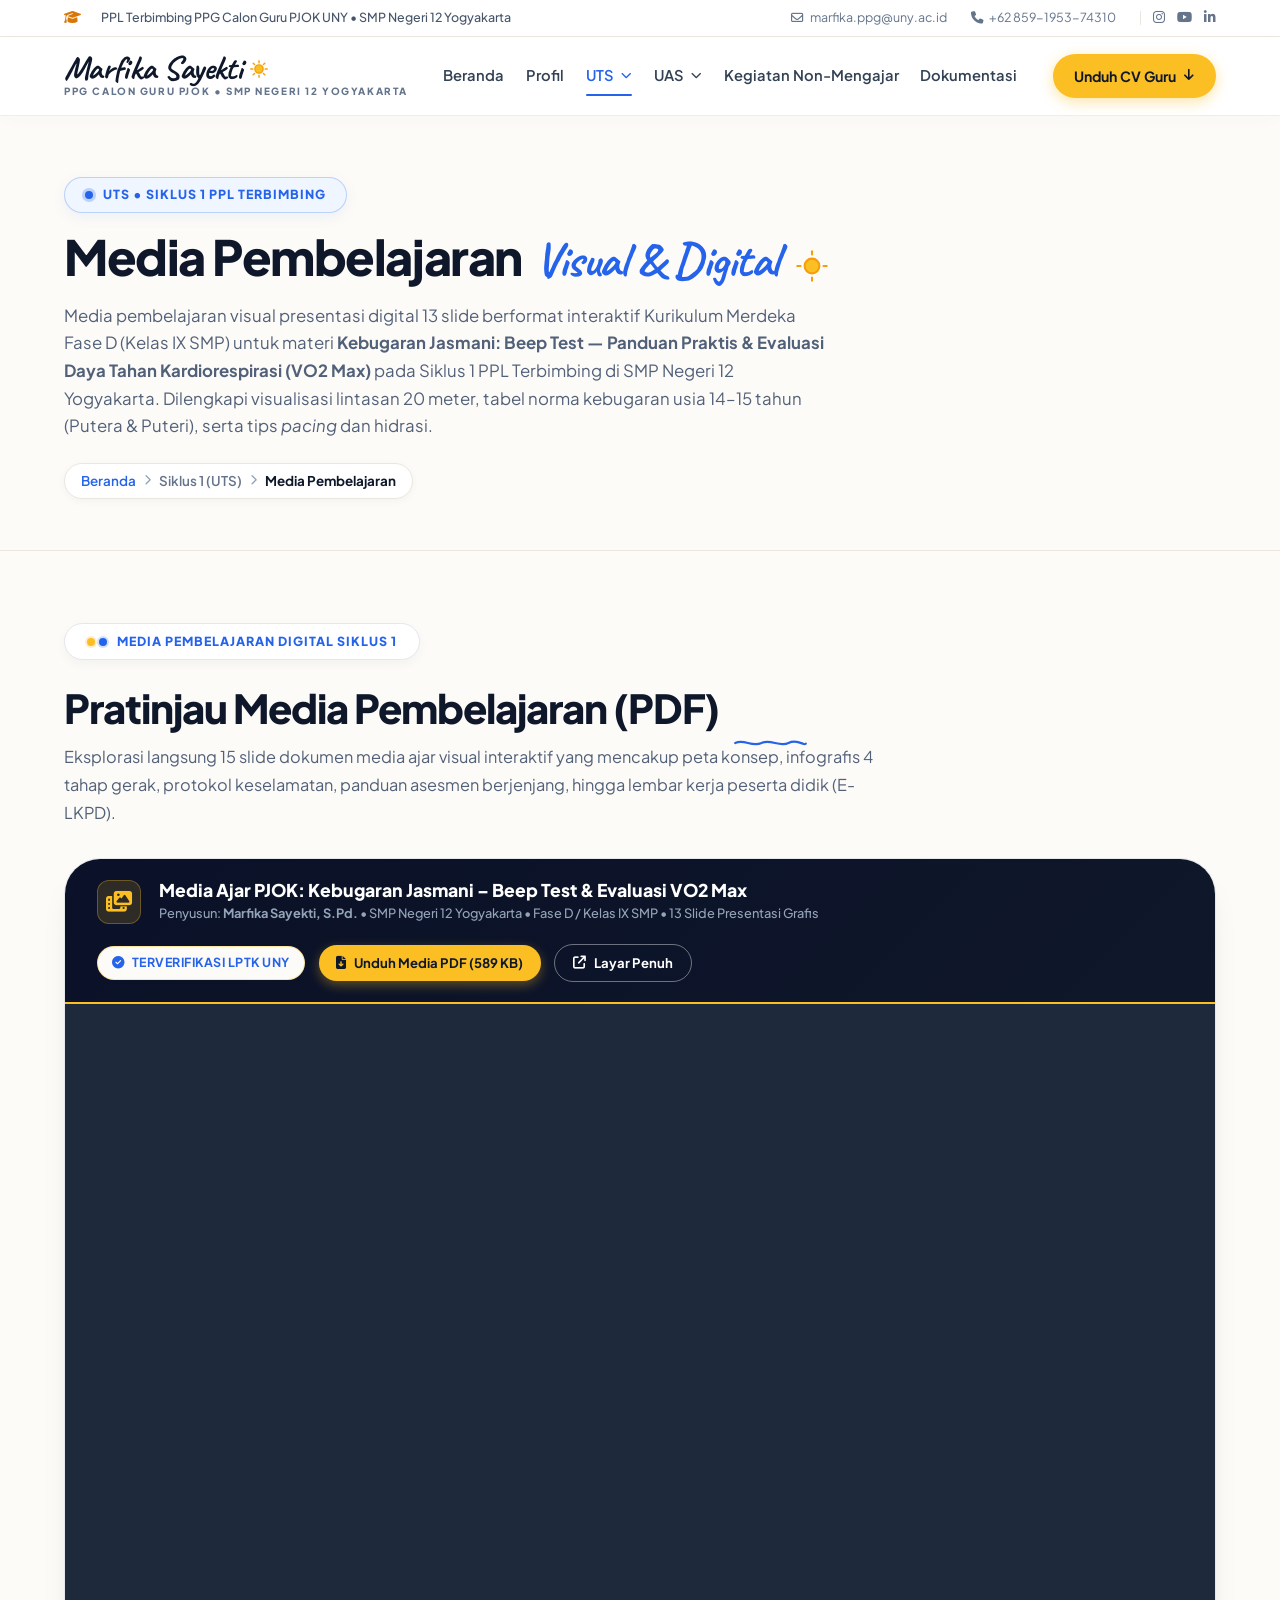
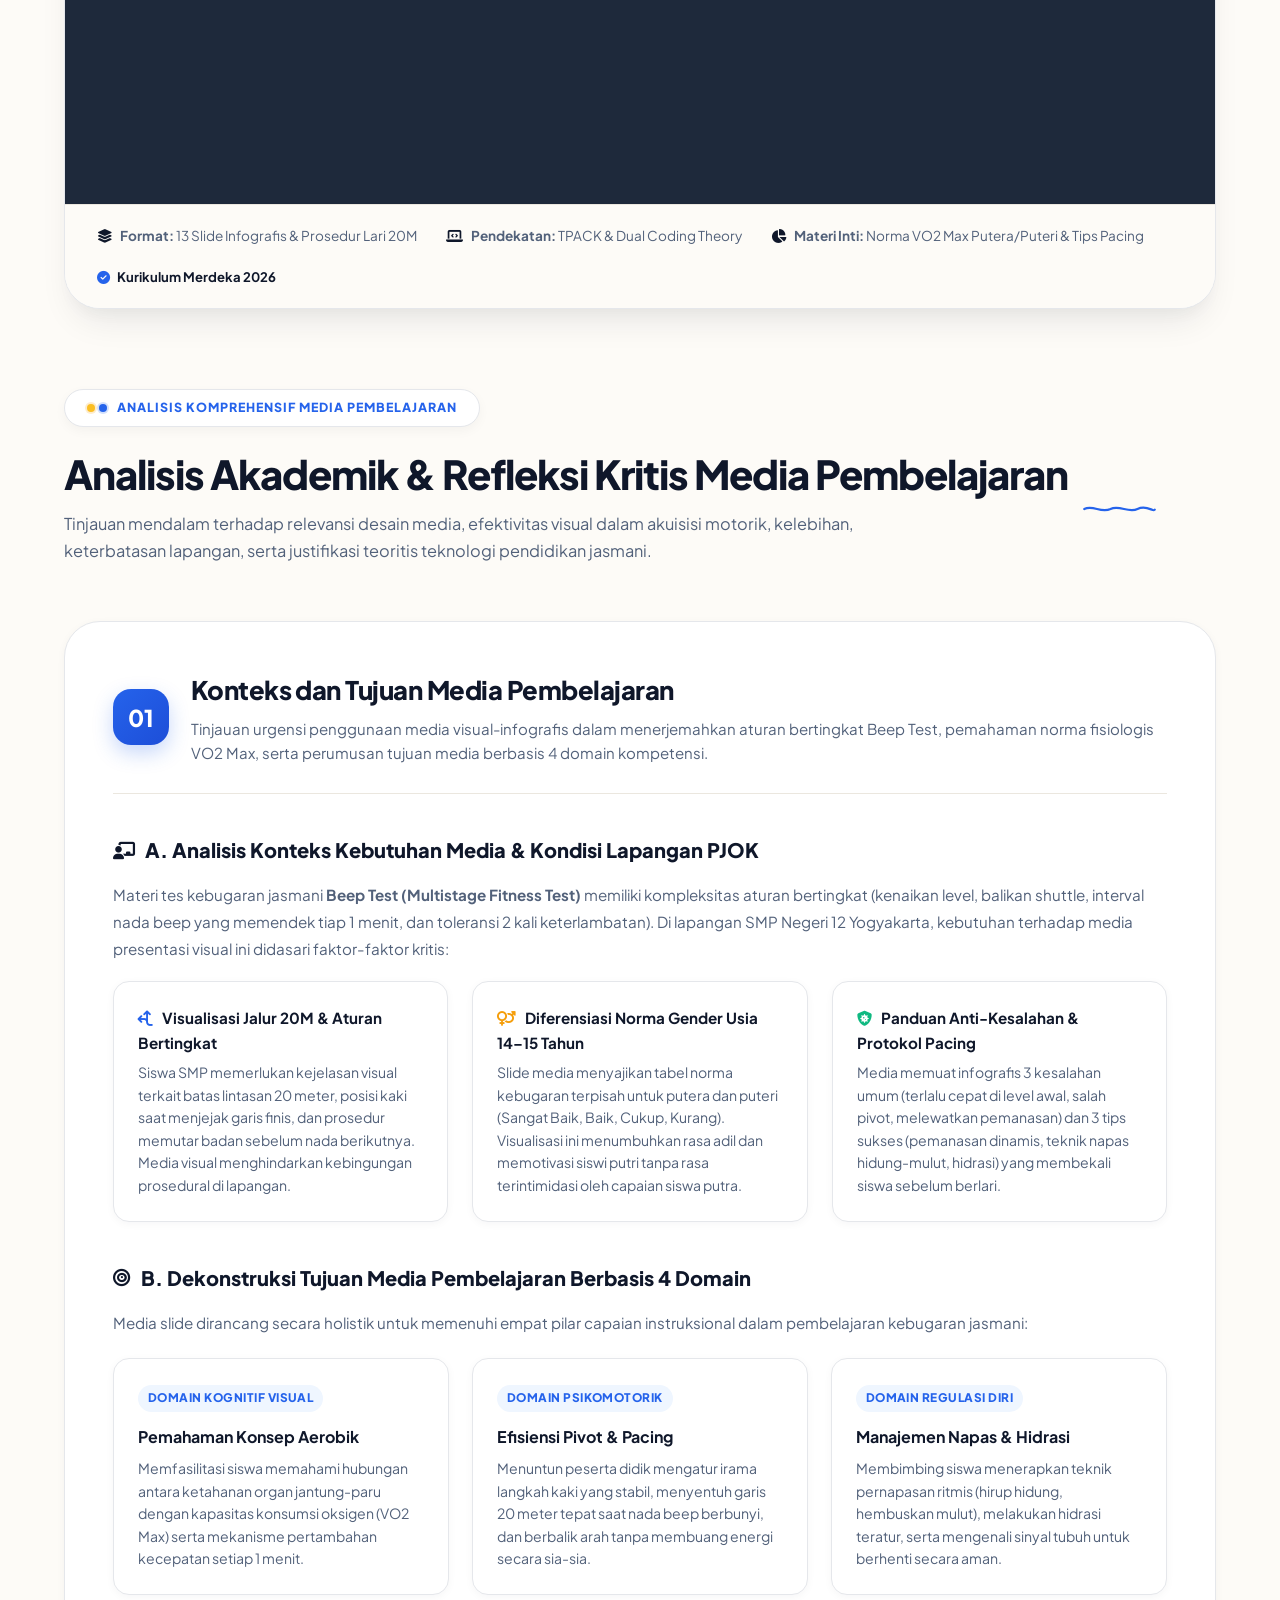
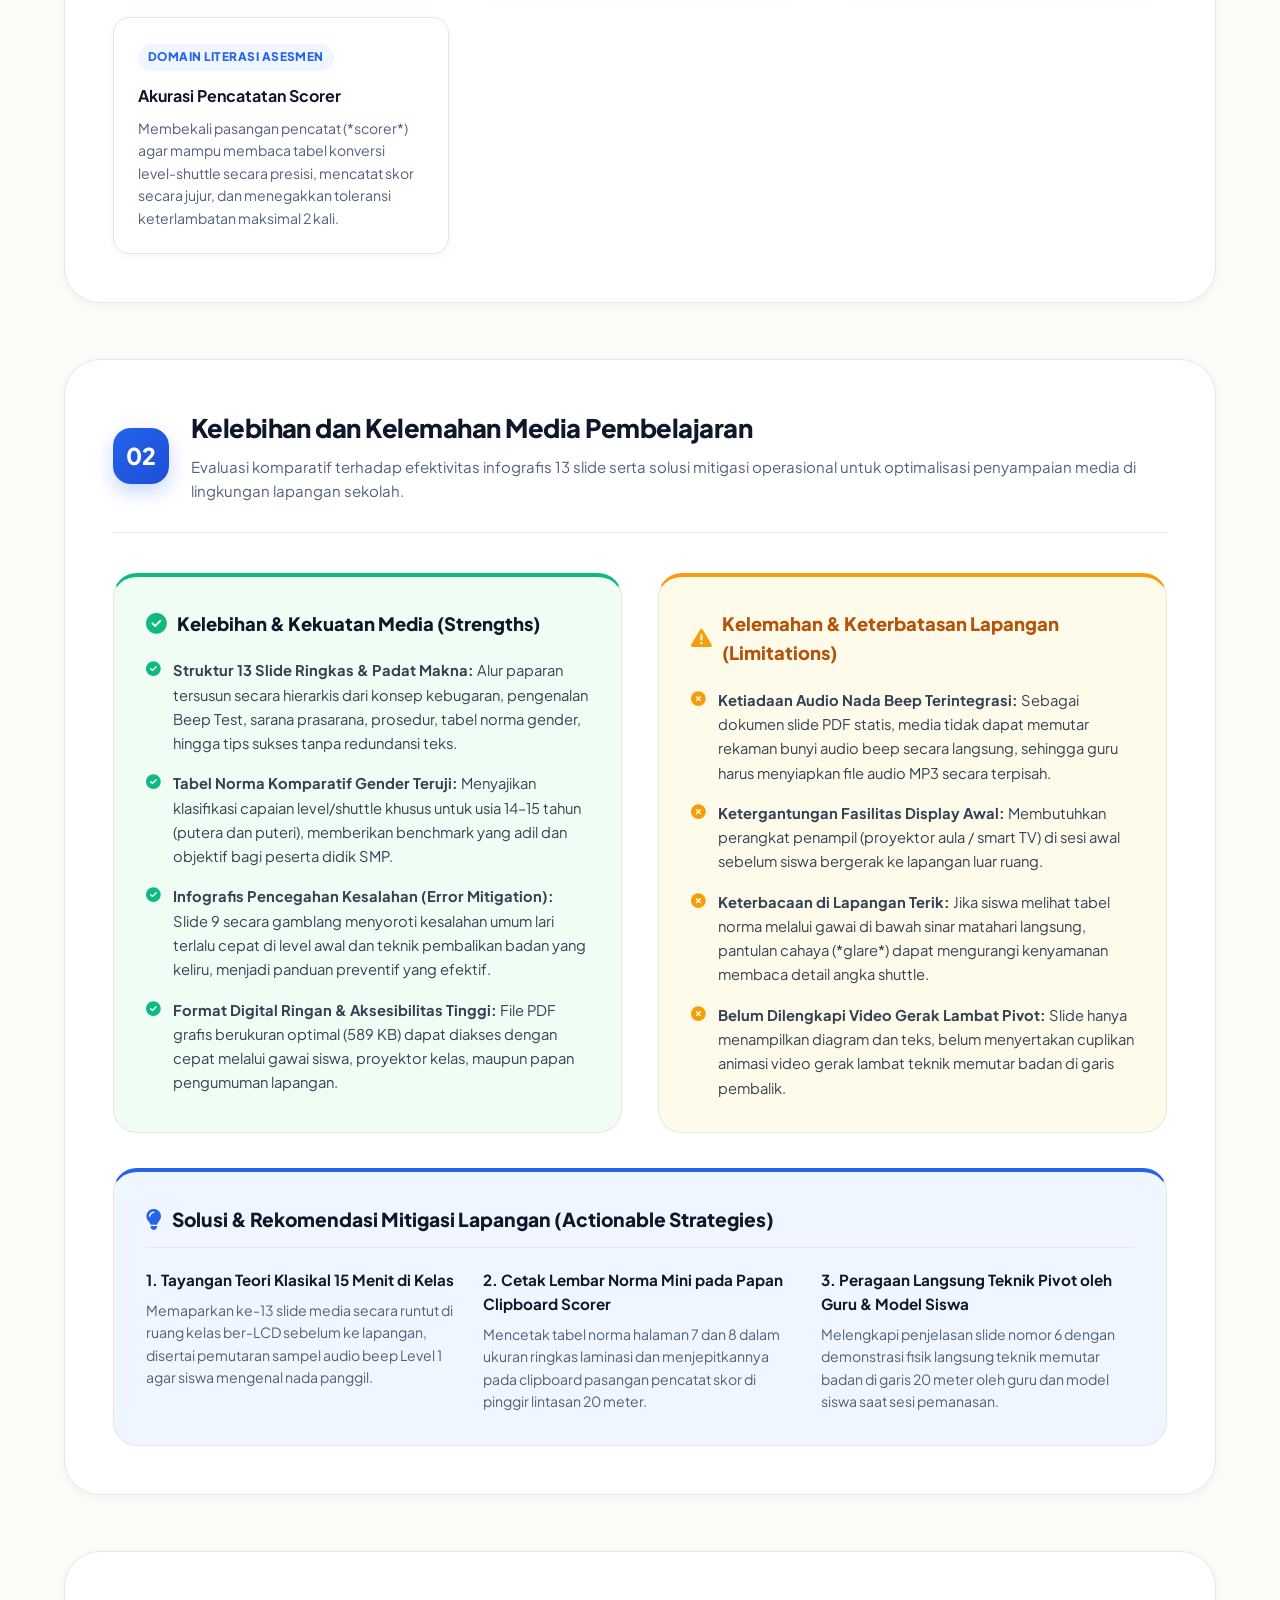
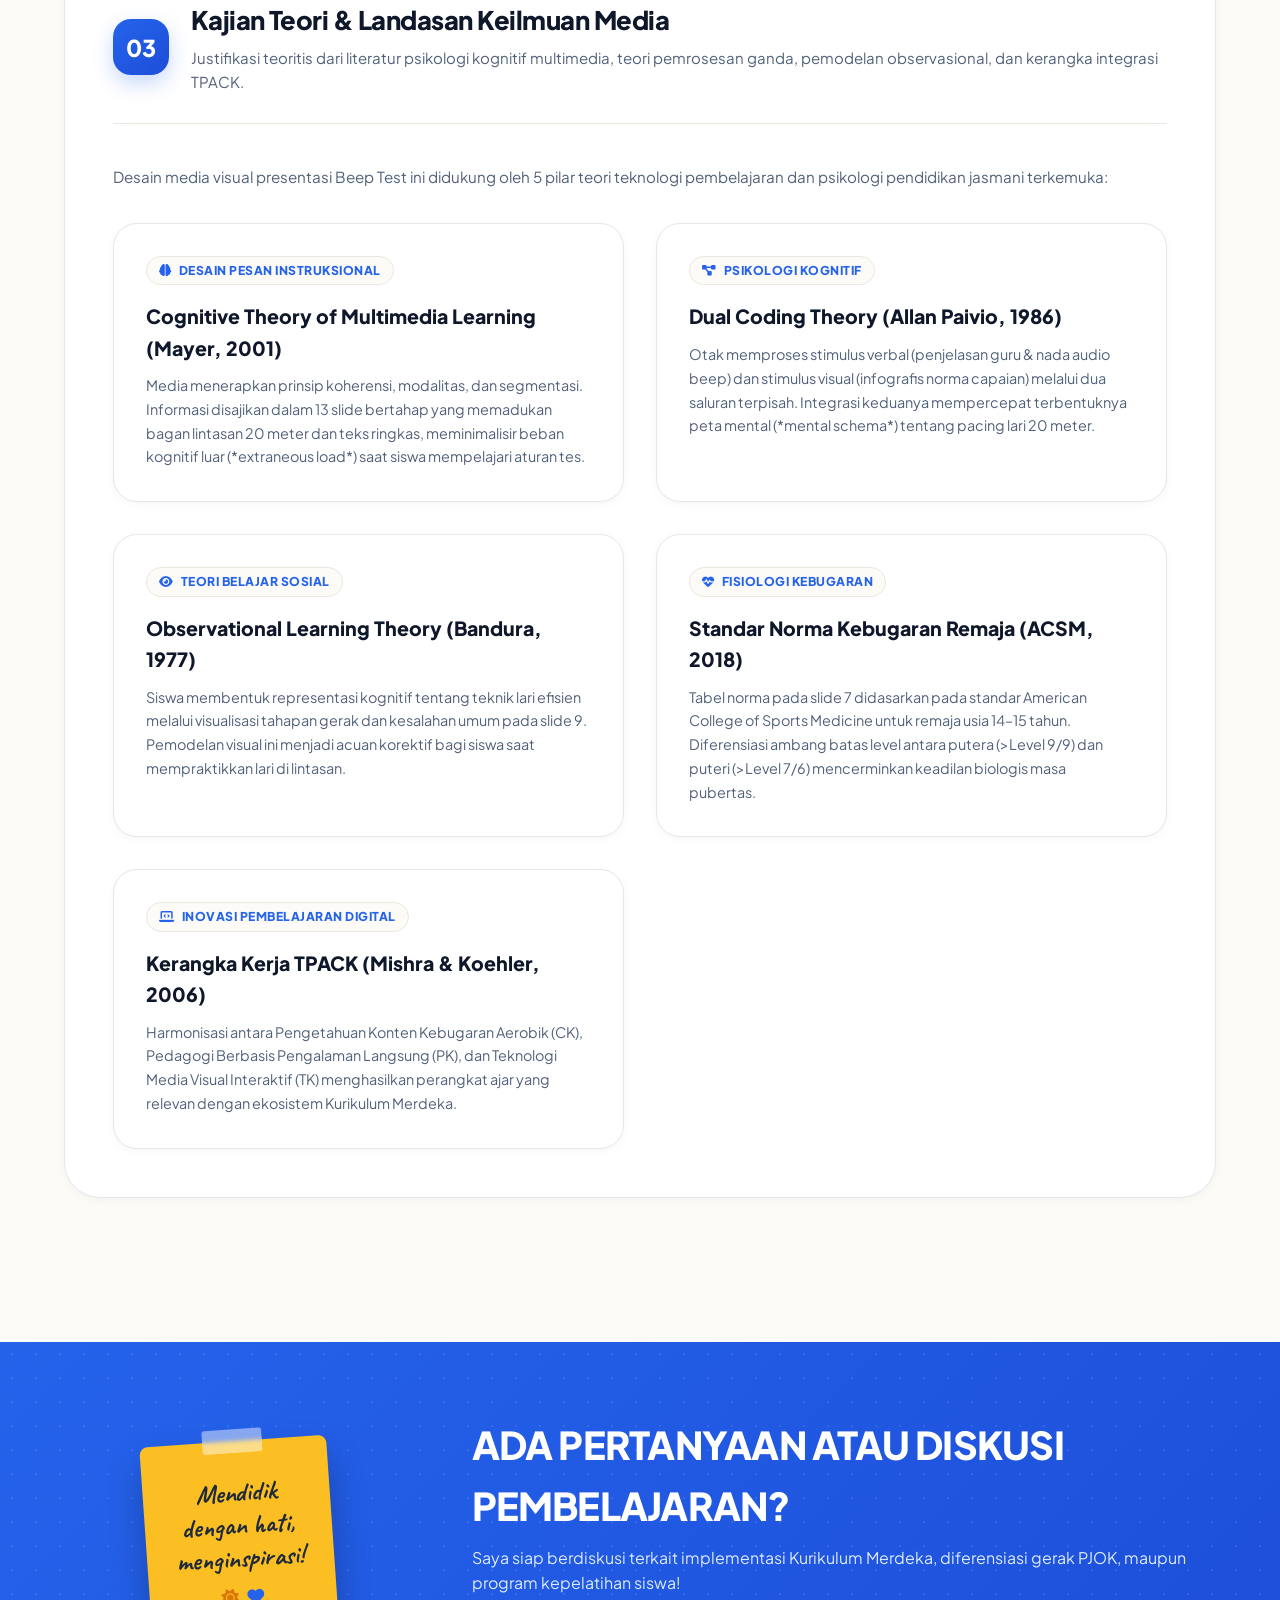
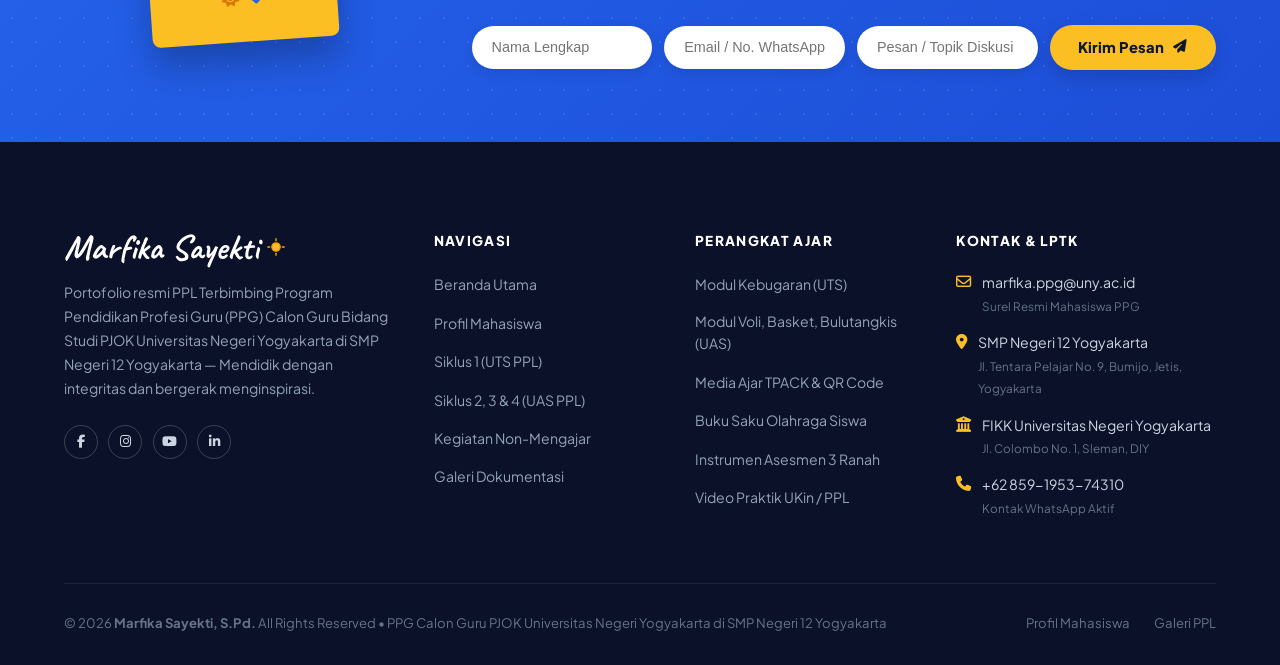
<file: UTS/media.html>
<!DOCTYPE html>
<html lang="id">
<head>
  <meta charset="UTF-8">
  <meta name="viewport" content="width=device-width, initial-scale=1.0">
  <title>UTS - Media Pembelajaran PJOK | Marfika Sayekti, S.Pd. - UNY</title>
  
  <link rel="icon" type="image/png" href="../logo.png">
  <link rel="preconnect" href="https://fonts.googleapis.com">
  <link rel="preconnect" href="https://fonts.gstatic.com" crossorigin>
  <link href="https://fonts.googleapis.com/css2?family=Caveat:wght@600;700&family=Plus+Jakarta+Sans:wght@300;400;500;600;700;800&display=swap" rel="stylesheet">
  <link rel="stylesheet" href="https://cdnjs.cloudflare.com/ajax/libs/font-awesome/6.5.1/css/all.min.css">
  <link rel="stylesheet" href="../css/studio-theme.css?v=2.1">
</head>
<body>

  <!-- =================================================================
       1. TOPBAR (Studio Theme)
       ================================================================= -->
    <!-- =================================================================
       1. TOPBAR (Studio Theme)
       ================================================================= -->
  <div class="topbar-studio">
    <div class="container topbar-studio-inner">
      <div class="topbar-left">
        <i class="fa-solid fa-graduation-cap lead-icon"></i>
        <span>PPL Terbimbing PPG Calon Guru PJOK UNY • SMP Negeri 12 Yogyakarta</span>
      </div>

      <div class="topbar-right">
        <a href="mailto:marfika.ppg@uny.ac.id" class="topbar-contact-item">
          <i class="fa-regular fa-envelope"></i>
          <span>marfika.ppg@uny.ac.id</span>
        </a>
        <a href="tel:+62859195374310" class="topbar-contact-item">
          <i class="fa-solid fa-phone"></i>
          <span>+62 859-1953-74310</span>
        </a>

        <div class="topbar-socials">
          <a href="javascript:void(0)" onclick="showToast('Instagram Marfika Sayekti')" class="topbar-social-link" aria-label="Instagram"><i class="fa-brands fa-instagram"></i></a>
          <a href="javascript:void(0)" onclick="showToast('Kanal YouTube Pembelajaran PJOK')" class="topbar-social-link" aria-label="YouTube"><i class="fa-brands fa-youtube"></i></a>
          <a href="javascript:void(0)" onclick="showToast('LinkedIn Marfika Sayekti')" class="topbar-social-link" aria-label="LinkedIn"><i class="fa-brands fa-linkedin-in"></i></a>
        </div>
      </div>
    </div>
  </div>

  <!-- =================================================================
       2. MAIN NAVBAR (Clean Studio Header + Script Logo & Sun Doodle)
       ================================================================= -->
  <header class="navbar-studio">
    <div class="container navbar-studio-inner">
      
      <!-- Brand Logo: Handwritten "Marfika" with radiant Sun Doodle -->
      <a href="../index.html" class="brand-studio">
        <div class="brand-studio-text">
          <span class="brand-studio-logo">
            Marfika Sayekti
            <!-- Sun Doodle SVG with Rays -->
            <svg class="sun-logo-doodle" viewBox="0 0 32 32" fill="none" xmlns="http://www.w3.org/2000/svg">
              <circle cx="16" cy="16" r="6" fill="#FBBF24" stroke="#F59E0B" stroke-width="2"/>
              <line x1="16" y1="4" x2="16" y2="7" stroke="#F59E0B" stroke-width="2" stroke-linecap="round"/>
              <line x1="16" y1="25" x2="16" y2="28" stroke="#F59E0B" stroke-width="2" stroke-linecap="round"/>
              <line x1="4" y1="16" x2="7" y2="16" stroke="#F59E0B" stroke-width="2" stroke-linecap="round"/>
              <line x1="25" y1="16" x2="28" y2="16" stroke="#F59E0B" stroke-width="2" stroke-linecap="round"/>
              <line x1="7.5" y1="7.5" x2="9.6" y2="9.6" stroke="#F59E0B" stroke-width="2" stroke-linecap="round"/>
              <line x1="22.4" y1="22.4" x2="24.5" y2="24.5" stroke="#F59E0B" stroke-width="2" stroke-linecap="round"/>
              <line x1="7.5" y1="24.5" x2="9.6" y2="22.4" stroke="#F59E0B" stroke-width="2" stroke-linecap="round"/>
              <line x1="22.4" y1="9.6" x2="24.5" y2="7.5" stroke="#F59E0B" stroke-width="2" stroke-linecap="round"/>
            </svg>
          </span>
          <span class="brand-studio-sub">PPG CALON GURU PJOK • SMP NEGERI 12 YOGYAKARTA</span>
        </div>
      </a>

      <!-- Navigation Links: 6 Menu Items Required -->
      <nav>
        <ul class="nav-menu-studio">
          <!-- 1. Beranda -->
          <li><a href="../index.html" class="nav-link-studio">Beranda</a></li>

          <!-- 2. Profil -->
          <li><a href="../profil.html" class="nav-link-studio">Profil</a></li>

          <!-- 3. UTS Dropdown -->
          <li class="nav-studio-dropdown">
            <a href="rancangan.html" class="nav-link-studio active">
              UTS <i class="fa-solid fa-chevron-down" style="font-size:0.68rem; margin-left:2px;"></i>
            </a>
            <ul class="dropdown-studio-menu">
              <li>
                <a href="rancangan.html" class="dropdown-studio-item">
                  <i class="fa-solid fa-file-pen"></i> Rancangan Pembelajaran
                </a>
              </li>
              <li>
                <a href="media.html" class="dropdown-studio-item active">
                  <i class="fa-solid fa-photo-film"></i> Media Pembelajaran
                </a>
              </li>
              <li>
                <a href="materi.html" class="dropdown-studio-item">
                  <i class="fa-solid fa-book-open-reader"></i> Materi Pembelajaran
                </a>
              </li>
              <li>
                <a href="instrumen.html" class="dropdown-studio-item">
                  <i class="fa-solid fa-clipboard-check"></i> Instrumen Pembelajaran
                </a>
              </li>
            </ul>
          </li>

          <!-- 4. UAS Dropdown -->
          <li class="nav-studio-dropdown">
            <a href="../UAS/rancangan.html" class="nav-link-studio">
              UAS <i class="fa-solid fa-chevron-down" style="font-size:0.68rem; margin-left:2px;"></i>
            </a>
            <ul class="dropdown-studio-menu">
              <li>
                <a href="../UAS/rancangan.html" class="dropdown-studio-item">
                  <i class="fa-solid fa-file-circle-check"></i> Rancangan Pembelajaran
                </a>
              </li>
              <li>
                <a href="../UAS/media.html" class="dropdown-studio-item">
                  <i class="fa-solid fa-laptop-code"></i> Media Pembelajaran
                </a>
              </li>
              <li>
                <a href="../UAS/materi.html" class="dropdown-studio-item">
                  <i class="fa-solid fa-book-bookmark"></i> Materi Pembelajaran
                </a>
              </li>
              <li>
                <a href="../UAS/instrumen.html" class="dropdown-studio-item">
                  <i class="fa-solid fa-list-check"></i> Instrumen Pembelajaran
                </a>
              </li>
            </ul>
          </li>

          <!-- 5. Kegiatan Non-Mengajar -->
          <li><a href="../non-mengajar.html" class="nav-link-studio">Kegiatan Non-Mengajar</a></li>

          <!-- 6. Dokumentasi -->
          <li><a href="../dokumentasi.html" class="nav-link-studio">Dokumentasi</a></li>
        </ul>
      </nav>

      <!-- Right Action CTA: Golden-Yellow Pill Button -->
      <div style="display:flex; align-items:center; gap:0.75rem;">
        <a href="../profil.html#cv" class="btn-nav-connect" onclick="showToast('Unduh CV Guru Digital...');">
          <span>Unduh CV Guru</span>
          <i class="fa-solid fa-arrow-down"></i>
        </a>
        <button class="mobile-studio-toggle" aria-label="Buka Menu Navigasi">
          <i class="fa-solid fa-bars"></i>
        </button>
      </div>

    </div>
  </header>

  <!-- =================================================================
       3. SUBPAGE HERO HEADER (Studio Theme)
       ================================================================= -->
  <section class="subpage-studio-hero">
    <div class="container">
      <div class="hero-studio-badge" style="margin-bottom: 1rem;">
        <span class="badge-dot"></span>
        <span>UTS &bull; SIKLUS 1 PPL TERBIMBING</span>
      </div>

      <h1 class="subpage-hero-title">
        Media Pembelajaran
        <span class="script-highlight" style="font-family: var(--font-script); color: var(--color-primary-blue); font-weight: 700; margin-left: 6px;">
          Visual & Digital
          <svg class="sun-doodle-hero" viewBox="0 0 44 44" fill="none" xmlns="http://www.w3.org/2000/svg" style="width:36px; height:36px; vertical-align:middle; margin-left:6px;">
            <circle cx="22" cy="22" r="9" fill="#FBBF24" stroke="#F59E0B" stroke-width="2.5"/>
            <line x1="22" y1="4" x2="22" y2="8" stroke="#F59E0B" stroke-width="2.5" stroke-linecap="round"/>
            <line x1="22" y1="36" x2="22" y2="40" stroke="#F59E0B" stroke-width="2.5" stroke-linecap="round"/>
            <line x1="4" y1="22" x2="8" y2="22" stroke="#F59E0B" stroke-width="2.5" stroke-linecap="round"/>
            <line x1="36" y1="22" x2="40" y2="22" stroke="#F59E0B" stroke-width="2.5" stroke-linecap="round"/>
          </svg>
        </span>
      </h1>

      <p class="subpage-hero-desc">
        Media pembelajaran visual presentasi digital 13 slide berformat interaktif Kurikulum Merdeka Fase D (Kelas IX SMP) untuk materi <strong>Kebugaran Jasmani: Beep Test — Panduan Praktis &amp; Evaluasi Daya Tahan Kardiorespirasi (VO2 Max)</strong> pada Siklus 1 PPL Terbimbing di SMP Negeri 12 Yogyakarta. Dilengkapi visualisasi lintasan 20 meter, tabel norma kebugaran usia 14–15 tahun (Putera &amp; Puteri), serta tips <em>pacing</em> dan hidrasi.
      </p>

      <div class="studio-breadcrumb">
        <a href="../index.html">Beranda</a>
        <i class="fa-solid fa-chevron-right"></i>
        <span>Siklus 1 (UTS)</span>
        <i class="fa-solid fa-chevron-right"></i>
        <span style="color:var(--color-midnight); font-weight:700;">Media Pembelajaran</span>
      </div>
    </div>
  </section>

  <!-- =================================================================
       4. MAIN CONTENT
       ================================================================= -->
  <main style="background: var(--color-bg-ivory); padding: 4.5rem 0 5.5rem;">
    <div class="container">
      
      <!-- =============================================================
           A. INTERACTIVE PDF VIEWER SECTION
           ============================================================= -->
      <section style="margin-bottom: 5rem;">
        <div class="section-agency-head" style="margin-bottom: 2rem;">
          <div class="badge-pill-group">
            <span class="twin-dot-icon">
              <span></span><span></span>
            </span>
            <span>MEDIA PEMBELAJARAN DIGITAL SIKLUS 1</span>
          </div>
          <h2 class="section-agency-title">
            Pratinjau Media Pembelajaran (PDF)
            <span class="wavy-squiggle-wrap" style="display:inline-block; vertical-align:middle; margin-left:8px;">
              <svg class="wavy-squiggle-svg" viewBox="0 0 100 16" fill="none" xmlns="http://www.w3.org/2000/svg" style="width:75px; height:12px;">
                <path d="M3 8C15 2 25 14 38 8C50 2 62 14 74 8C86 2 95 12 97 9" stroke="#2563EB" stroke-width="3" stroke-linecap="round"/>
              </svg>
            </span>
          </h2>
          <p class="section-agency-subtitle">
            Eksplorasi langsung 15 slide dokumen media ajar visual interaktif yang mencakup peta konsep, infografis 4 tahap gerak, protokol keselamatan, panduan asesmen berjenjang, hingga lembar kerja peserta didik (E-LKPD).
          </p>
        </div>

        <!-- PDF Viewer Container Card -->
        <div class="pdf-viewer-card">
          <!-- Toolbar -->
          <div class="pdf-viewer-toolbar">
            <div class="pdf-toolbar-info">
              <div class="pdf-toolbar-icon">
                <i class="fa-solid fa-photo-film"></i>
              </div>
              <div>
                <div class="pdf-toolbar-title">Media Ajar PJOK: Kebugaran Jasmani – Beep Test &amp; Evaluasi VO2 Max</div>
                <div class="pdf-toolbar-sub">
                  Penyusun: <strong>Marfika Sayekti, S.Pd.</strong> • SMP Negeri 12 Yogyakarta • Fase D / Kelas IX SMP • 13 Slide Presentasi Grafis
                </div>
              </div>
            </div>

            <div class="pdf-toolbar-actions">
              <span class="tag-pill" style="background: rgba(251, 191, 36, 0.15); color: #F59E0B; font-weight: 700; border: 1px solid rgba(251, 191, 36, 0.4); padding: 6px 14px; font-size: 0.78rem; border-radius: var(--radius-pill);">
                <i class="fa-solid fa-circle-check" style="margin-right: 5px;"></i> Terverifikasi LPTK UNY
              </span>
              <a href="../Dokumen/Media Siklus 1.pdf" download="Media_Pembelajaran_PJOK_Siklus1_MarfikaSayekti.pdf" class="btn btn-primary-lime btn-sm">
                <i class="fa-solid fa-file-arrow-down"></i> Unduh Media PDF (589 KB)
              </a>
              <a href="../Dokumen/Media Siklus 1.pdf" target="_blank" rel="noopener noreferrer" class="btn btn-outline-light btn-sm" style="border-color: rgba(255,255,255,0.4); color: #FFFFFF;">
                <i class="fa-solid fa-arrow-up-right-from-square"></i> Layar Penuh
              </a>
            </div>
          </div>

          <!-- Embedded Frame -->
          <div class="pdf-frame-wrapper">
            <iframe 
              src="../Dokumen/Media Siklus 1.pdf#toolbar=1&navpanes=0&scrollbar=1" 
              title="Media Pembelajaran Siklus 1 Marfika Sayekti"
              loading="lazy">
              <p style="padding: 2rem; color: #FFFFFF; text-align: center;">
                Peramban Anda tidak mendukung tampilan PDF langsung. Silakan 
                <a href="../Dokumen/Media Siklus 1.pdf" target="_blank" style="color: var(--color-accent-lime); font-weight: bold; text-decoration: underline;">
                  Klik di sini untuk mengunduh atau membuka Media Pembelajaran Siklus 1 (.PDF)
                </a>.
              </p>
            </iframe>
          </div>

          <!-- Footer Metadata Bar -->
          <div style="background: var(--color-bg-ivory); padding: 1.25rem 2rem; border-top: 1px solid var(--color-border-subtle); display: flex; align-items: center; justify-content: space-between; flex-wrap: wrap; gap: 1rem;">
            <div style="display: flex; align-items: center; gap: 1.8rem; flex-wrap: wrap;">
              <div style="font-size: 0.85rem; color: var(--color-text-muted);">
                <i class="fa-solid fa-layer-group" style="color: var(--color-primary-dark); margin-right: 6px;"></i>
                <strong>Format:</strong> 13 Slide Infografis &amp; Prosedur Lari 20M
              </div>
              <div style="font-size: 0.85rem; color: var(--color-text-muted);">
                <i class="fa-solid fa-laptop-code" style="color: var(--color-primary-dark); margin-right: 6px;"></i>
                <strong>Pendekatan:</strong> TPACK &amp; Dual Coding Theory
              </div>
              <div style="font-size: 0.85rem; color: var(--color-text-muted);">
                <i class="fa-solid fa-chart-pie" style="color: var(--color-primary-dark); margin-right: 6px;"></i>
                <strong>Materi Inti:</strong> Norma VO2 Max Putera/Puteri &amp; Tips Pacing
              </div>
            </div>
            <div>
              <a href="javascript:void(0)" onclick="showToast('Media Terintegrasi Kurikulum Merdeka 2026')" style="font-size: 0.82rem; color: var(--color-primary-dark); font-weight: 700; text-decoration: none;">
                <i class="fa-solid fa-circle-check" style="color: var(--color-primary-blue); margin-right: 5px;"></i> Kurikulum Merdeka 2026
              </a>
            </div>
          </div>
        </div>
      </section>

      <!-- =============================================================
           B. COMPREHENSIVE ANALYSIS OF THE LEARNING MEDIA
           ============================================================= -->
      <section>
        <div class="section-agency-head" style="margin-bottom: 3.5rem;">
          <div class="badge-pill-group">
            <span class="twin-dot-icon">
              <span></span><span></span>
            </span>
            <span>ANALISIS KOMPREHENSIF MEDIA PEMBELAJARAN</span>
          </div>
          <h2 class="section-agency-title">
            Analisis Akademik & Refleksi Kritis Media Pembelajaran
            <span class="wavy-squiggle-wrap" style="display:inline-block; vertical-align:middle; margin-left:8px;">
              <svg class="wavy-squiggle-svg" viewBox="0 0 100 16" fill="none" xmlns="http://www.w3.org/2000/svg" style="width:75px; height:12px;">
                <path d="M3 8C15 2 25 14 38 8C50 2 62 14 74 8C86 2 95 12 97 9" stroke="#2563EB" stroke-width="3" stroke-linecap="round"/>
              </svg>
            </span>
          </h2>
          <p class="section-agency-subtitle">
            Tinjauan mendalam terhadap relevansi desain media, efektivitas visual dalam akuisisi motorik, kelebihan, keterbatasan lapangan, serta justifikasi teoritis teknologi pendidikan jasmani.
          </p>
        </div>

        <!-- =========================================================
             1. KONTEKS DAN TUJUAN MEDIA
             ========================================================= -->
        <article class="analysis-module-card">
          <div class="analysis-module-header">
            <div class="analysis-module-num">01</div>
            <div>
              <h3 class="analysis-module-title">Konteks dan Tujuan Media Pembelajaran</h3>
              <p class="analysis-module-desc">
                Tinjauan urgensi penggunaan media visual-infografis dalam menerjemahkan aturan bertingkat Beep Test, pemahaman norma fisiologis VO2 Max, serta perumusan tujuan media berbasis 4 domain kompetensi.
              </p>
            </div>
          </div>

          <div class="analysis-content-body">
            
            <!-- Konteks Kebutuhan Media di Lapangan -->
            <div style="margin-bottom: 2.5rem;">
              <h4 style="font-size: 1.25rem; font-weight: 800; color: var(--color-primary-dark); margin-bottom: 1rem; display: flex; align-items: center; gap: 0.65rem;">
                <i class="fa-solid fa-chalkboard-user" style="color: var(--color-primary-dark); font-size: 1.1rem;"></i>
                A. Analisis Konteks Kebutuhan Media &amp; Kondisi Lapangan PJOK
              </h4>
              <p style="font-size: 0.95rem; color: var(--color-text-muted); line-height: 1.75; margin-bottom: 1.2rem;">
                Materi tes kebugaran jasmani <strong>Beep Test (Multistage Fitness Test)</strong> memiliki kompleksitas aturan bertingkat (kenaikan level, balikan shuttle, interval nada beep yang memendek tiap 1 menit, dan toleransi 2 kali keterlambatan). Di lapangan SMP Negeri 12 Yogyakarta, kebutuhan terhadap media presentasi visual ini didasari faktor-faktor kritis:
              </p>
              
              <div style="display: grid; grid-template-columns: repeat(auto-fit, minmax(320px, 1fr)); gap: 1.5rem; margin-bottom: 1.5rem;">
                <div style="background: #FFFFFF; border-radius: var(--radius-md); padding: 1.5rem; border-left: 4px solid var(--color-primary-blue); border: 1px solid var(--color-border-card); box-shadow: var(--shadow-sm);">
                  <strong style="display: block; color: var(--color-primary-dark); font-size: 0.95rem; margin-bottom: 0.4rem;">
                    <i class="fa-solid fa-arrows-split-up-and-left" style="margin-right: 6px; color: var(--color-primary-blue);"></i> Visualisasi Jalur 20M &amp; Aturan Bertingkat
                  </strong>
                  <p style="font-size: 0.88rem; color: var(--color-text-muted); line-height: 1.6; margin: 0;">
                    Siswa SMP memerlukan kejelasan visual terkait batas lintasan 20 meter, posisi kaki saat menjejak garis finis, dan prosedur memutar badan sebelum nada berikutnya. Media visual menghindarkan kebingungan prosedural di lapangan.
                  </p>
                </div>

                <div style="background: #FFFFFF; border-radius: var(--radius-md); padding: 1.5rem; border-left: 4px solid #F59E0B; border: 1px solid var(--color-border-card); box-shadow: var(--shadow-sm);">
                  <strong style="display: block; color: var(--color-primary-dark); font-size: 0.95rem; margin-bottom: 0.4rem;">
                    <i class="fa-solid fa-venus-mars" style="margin-right: 6px; color: #F59E0B;"></i> Diferensiasi Norma Gender Usia 14–15 Tahun
                  </strong>
                  <p style="font-size: 0.88rem; color: var(--color-text-muted); line-height: 1.6; margin: 0;">
                    Slide media menyajikan tabel norma kebugaran terpisah untuk putera dan puteri (Sangat Baik, Baik, Cukup, Kurang). Visualisasi ini menumbuhkan rasa adil dan memotivasi siswi putri tanpa rasa terintimidasi oleh capaian siswa putra.
                  </p>
                </div>

                <div style="background: #FFFFFF; border-radius: var(--radius-md); padding: 1.5rem; border-left: 4px solid #10B981; border: 1px solid var(--color-border-card); box-shadow: var(--shadow-sm);">
                  <strong style="display: block; color: var(--color-primary-dark); font-size: 0.95rem; margin-bottom: 0.4rem;">
                    <i class="fa-solid fa-shield-virus" style="margin-right: 6px; color: #10B981;"></i> Panduan Anti-Kesalahan &amp; Protokol Pacing
                  </strong>
                  <p style="font-size: 0.88rem; color: var(--color-text-muted); line-height: 1.6; margin: 0;">
                    Media memuat infografis 3 kesalahan umum (terlalu cepat di level awal, salah pivot, melewatkan pemanasan) dan 3 tips sukses (pemanasan dinamis, teknik napas hidung-mulut, hidrasi) yang membekali siswa sebelum berlari.
                  </p>
                </div>
              </div>
            </div>

            <!-- Dekonstruksi Tujuan Media -->
            <div>
              <h4 style="font-size: 1.25rem; font-weight: 800; color: var(--color-primary-dark); margin-bottom: 1rem; display: flex; align-items: center; gap: 0.65rem;">
                <i class="fa-solid fa-bullseye" style="color: var(--color-primary-dark); font-size: 1.1rem;"></i>
                B. Dekonstruksi Tujuan Media Pembelajaran Berbasis 4 Domain
              </h4>
              <p style="font-size: 0.95rem; color: var(--color-text-muted); line-height: 1.7; margin-bottom: 1.4rem;">
                Media slide dirancang secara holistik untuk memenuhi empat pilar capaian instruksional dalam pembelajaran kebugaran jasmani:
              </p>

              <div style="display: grid; grid-template-columns: repeat(auto-fit, minmax(260px, 1fr)); gap: 1.4rem;">
                
                <div style="background: #FFFFFF; border: 1.5px solid var(--color-border-card); border-radius: var(--radius-md); padding: 1.5rem; box-shadow: var(--shadow-sm);">
                  <div style="display:inline-block; background:var(--color-primary-blue-light); color:var(--color-primary-blue); font-size:0.74rem; font-weight:800; padding:4px 10px; border-radius:var(--radius-pill); margin-bottom:0.75rem; letter-spacing:0.04em;">DOMAIN KOGNITIF VISUAL</div>
                  <h5 style="font-size: 1rem; font-weight: 700; color: var(--color-primary-dark); margin-bottom: 0.5rem;">
                    Pemahaman Konsep Aerobik
                  </h5>
                  <p style="font-size: 0.88rem; color: var(--color-text-muted); line-height: 1.6; margin: 0;">
                    Memfasilitasi siswa memahami hubungan antara ketahanan organ jantung-paru dengan kapasitas konsumsi oksigen (VO2 Max) serta mekanisme pertambahan kecepatan setiap 1 menit.
                  </p>
                </div>

                <div style="background: #FFFFFF; border: 1.5px solid var(--color-border-card); border-radius: var(--radius-md); padding: 1.5rem; box-shadow: var(--shadow-sm);">
                  <div style="display:inline-block; background:var(--color-primary-blue-light); color:var(--color-primary-blue); font-size:0.74rem; font-weight:800; padding:4px 10px; border-radius:var(--radius-pill); margin-bottom:0.75rem; letter-spacing:0.04em;">DOMAIN PSIKOMOTORIK</div>
                  <h5 style="font-size: 1rem; font-weight: 700; color: var(--color-primary-dark); margin-bottom: 0.5rem;">
                    Efisiensi Pivot &amp; Pacing
                  </h5>
                  <p style="font-size: 0.88rem; color: var(--color-text-muted); line-height: 1.6; margin: 0;">
                    Menuntun peserta didik mengatur irama langkah kaki yang stabil, menyentuh garis 20 meter tepat saat nada beep berbunyi, dan berbalik arah tanpa membuang energi secara sia-sia.
                  </p>
                </div>

                <div style="background: #FFFFFF; border: 1.5px solid var(--color-border-card); border-radius: var(--radius-md); padding: 1.5rem; box-shadow: var(--shadow-sm);">
                  <div style="display:inline-block; background:var(--color-primary-blue-light); color:var(--color-primary-blue); font-size:0.74rem; font-weight:800; padding:4px 10px; border-radius:var(--radius-pill); margin-bottom:0.75rem; letter-spacing:0.04em;">DOMAIN REGULASI DIRI</div>
                  <h5 style="font-size: 1rem; font-weight: 700; color: var(--color-primary-dark); margin-bottom: 0.5rem;">
                    Manajemen Napas &amp; Hidrasi
                  </h5>
                  <p style="font-size: 0.88rem; color: var(--color-text-muted); line-height: 1.6; margin: 0;">
                    Membimbing siswa menerapkan teknik pernapasan ritmis (hirup hidung, hembuskan mulut), melakukan hidrasi teratur, serta mengenali sinyal tubuh untuk berhenti secara aman.
                  </p>
                </div>

                <div style="background: #FFFFFF; border: 1.5px solid var(--color-border-card); border-radius: var(--radius-md); padding: 1.5rem; box-shadow: var(--shadow-sm);">
                  <div style="display:inline-block; background:var(--color-primary-blue-light); color:var(--color-primary-blue); font-size:0.74rem; font-weight:800; padding:4px 10px; border-radius:var(--radius-pill); margin-bottom:0.75rem; letter-spacing:0.04em;">DOMAIN LITERASI ASESMEN</div>
                  <h5 style="font-size: 1rem; font-weight: 700; color: var(--color-primary-dark); margin-bottom: 0.5rem;">
                    Akurasi Pencatatan Scorer
                  </h5>
                  <p style="font-size: 0.88rem; color: var(--color-text-muted); line-height: 1.6; margin: 0;">
                    Membekali pasangan pencatat (*scorer*) agar mampu membaca tabel konversi level-shuttle secara presisi, mencatat skor secara jujur, dan menegakkan toleransi keterlambatan maksimal 2 kali.
                  </p>
                </div>

              </div>
            </div>

          </div>
        </article>

        <!-- =========================================================
             2. KELEBIHAN DAN KEKURANGAN MEDIA
             ========================================================= -->
        <article class="analysis-module-card">
          <div class="analysis-module-header">
            <div class="analysis-module-num">02</div>
            <div>
              <h3 class="analysis-module-title">Kelebihan dan Kelemahan Media Pembelajaran</h3>
              <p class="analysis-module-desc">
                Evaluasi komparatif terhadap efektivitas infografis 13 slide serta solusi mitigasi operasional untuk optimalisasi penyampaian media di lingkungan lapangan sekolah.
              </p>
            </div>
          </div>

          <div class="analysis-content-body">
            
            <div class="analysis-grid-2col">
              
              <!-- Kolom Kelebihan -->
              <div class="analysis-box-item pro">
                <div class="analysis-box-title" style="color: var(--color-primary-dark);">
                  <i class="fa-solid fa-circle-check" style="color: #10B981; font-size: 1.3rem;"></i>
                  Kelebihan &amp; Kekuatan Media (Strengths)
                </div>
                <ul class="analysis-list">
                  <li>
                    <i class="fa-solid fa-check-circle" style="color: #10B981;"></i>
                    <div>
                      <strong>Struktur 13 Slide Ringkas &amp; Padat Makna:</strong>
                      Alur paparan tersusun secara hierarkis dari konsep kebugaran, pengenalan Beep Test, sarana prasarana, prosedur, tabel norma gender, hingga tips sukses tanpa redundansi teks.
                    </div>
                  </li>
                  <li>
                    <i class="fa-solid fa-check-circle" style="color: #10B981;"></i>
                    <div>
                      <strong>Tabel Norma Komparatif Gender Teruji:</strong>
                      Menyajikan klasifikasi capaian level/shuttle khusus untuk usia 14–15 tahun (putera dan puteri), memberikan benchmark yang adil dan objektif bagi peserta didik SMP.
                    </div>
                  </li>
                  <li>
                    <i class="fa-solid fa-check-circle" style="color: #10B981;"></i>
                    <div>
                      <strong>Infografis Pencegahan Kesalahan (Error Mitigation):</strong>
                      Slide 9 secara gamblang menyoroti kesalahan umum lari terlalu cepat di level awal dan teknik pembalikan badan yang keliru, menjadi panduan preventif yang efektif.
                    </div>
                  </li>
                  <li>
                    <i class="fa-solid fa-check-circle" style="color: #10B981;"></i>
                    <div>
                      <strong>Format Digital Ringan &amp; Aksesibilitas Tinggi:</strong>
                      File PDF grafis berukuran optimal (589 KB) dapat diakses dengan cepat melalui gawai siswa, proyektor kelas, maupun papan pengumuman lapangan.
                    </div>
                  </li>
                </ul>
              </div>

              <!-- Kolom Kekurangan -->
              <div class="analysis-box-item con">
                <div class="analysis-box-title" style="color: #B45309;">
                  <i class="fa-solid fa-triangle-exclamation" style="color: #F59E0B; font-size: 1.3rem;"></i>
                  Kelemahan &amp; Keterbatasan Lapangan (Limitations)
                </div>
                <ul class="analysis-list">
                  <li>
                    <i class="fa-solid fa-circle-xmark" style="color: #F59E0B;"></i>
                    <div>
                      <strong>Ketiadaan Audio Nada Beep Terintegrasi:</strong>
                      Sebagai dokumen slide PDF statis, media tidak dapat memutar rekaman bunyi audio beep secara langsung, sehingga guru harus menyiapkan file audio MP3 secara terpisah.
                    </div>
                  </li>
                  <li>
                    <i class="fa-solid fa-circle-xmark" style="color: #F59E0B;"></i>
                    <div>
                      <strong>Ketergantungan Fasilitas Display Awal:</strong>
                      Membutuhkan perangkat penampil (proyektor aula / smart TV) di sesi awal sebelum siswa bergerak ke lapangan luar ruang.
                    </div>
                  </li>
                  <li>
                    <i class="fa-solid fa-circle-xmark" style="color: #F59E0B;"></i>
                    <div>
                      <strong>Keterbacaan di Lapangan Terik:</strong>
                      Jika siswa melihat tabel norma melalui gawai di bawah sinar matahari langsung, pantulan cahaya (*glare*) dapat mengurangi kenyamanan membaca detail angka shuttle.
                    </div>
                  </li>
                  <li>
                    <i class="fa-solid fa-circle-xmark" style="color: #F59E0B;"></i>
                    <div>
                      <strong>Belum Dilengkapi Video Gerak Lambat Pivot:</strong>
                      Slide hanya menampilkan diagram dan teks, belum menyertakan cuplikan animasi video gerak lambat teknik memutar badan di garis pembalik.
                    </div>
                  </li>
                </ul>
              </div>

            </div>

            <!-- Solusi dan Mitigasi -->
            <div class="analysis-box-item solution">
              <div class="analysis-box-title" style="color: var(--color-primary-dark); font-size: 1.2rem; border-bottom: 1px solid var(--color-border-card); padding-bottom: 0.75rem; margin-bottom: 1.25rem;">
                <i class="fa-solid fa-lightbulb" style="color: var(--color-primary-blue); font-size: 1.3rem;"></i>
                Solusi &amp; Rekomendasi Mitigasi Lapangan (Actionable Strategies)
              </div>
              <div style="display: grid; grid-template-columns: repeat(auto-fit, minmax(280px, 1fr)); gap: 1.5rem;">
                <div>
                  <h5 style="color: var(--color-primary-dark); font-size: 0.95rem; font-weight: 700; margin-bottom: 0.4rem;">
                    1. Tayangan Teori Klasikal 15 Menit di Kelas
                  </h5>
                  <p style="font-size: 0.88rem; color: var(--color-text-muted); line-height: 1.6; margin: 0;">
                    Memaparkan ke-13 slide media secara runtut di ruang kelas ber-LCD sebelum ke lapangan, disertai pemutaran sampel audio beep Level 1 agar siswa mengenal nada panggil.
                  </p>
                </div>
                <div>
                  <h5 style="color: var(--color-primary-dark); font-size: 0.95rem; font-weight: 700; margin-bottom: 0.4rem;">
                    2. Cetak Lembar Norma Mini pada Papan Clipboard Scorer
                  </h5>
                  <p style="font-size: 0.88rem; color: var(--color-text-muted); line-height: 1.6; margin: 0;">
                    Mencetak tabel norma halaman 7 dan 8 dalam ukuran ringkas laminasi dan menjepitkannya pada clipboard pasangan pencatat skor di pinggir lintasan 20 meter.
                  </p>
                </div>
                <div>
                  <h5 style="color: var(--color-primary-dark); font-size: 0.95rem; font-weight: 700; margin-bottom: 0.4rem;">
                    3. Peragaan Langsung Teknik Pivot oleh Guru &amp; Model Siswa
                  </h5>
                  <p style="font-size: 0.88rem; color: var(--color-text-muted); line-height: 1.6; margin: 0;">
                    Melengkapi penjelasan slide nomor 6 dengan demonstrasi fisik langsung teknik memutar badan di garis 20 meter oleh guru dan model siswa saat sesi pemanasan.
                  </p>
                </div>
              </div>
            </div>

          </div>
        </article>

        <!-- =========================================================
             3. KAJIAN TEORI
             ========================================================= -->
        <article class="analysis-module-card">
          <div class="analysis-module-header">
            <div class="analysis-module-num">03</div>
            <div>
              <h3 class="analysis-module-title">Kajian Teori &amp; Landasan Keilmuan Media</h3>
              <p class="analysis-module-desc">
                Justifikasi teoritis dari literatur psikologi kognitif multimedia, teori pemrosesan ganda, pemodelan observasional, dan kerangka integrasi TPACK.
              </p>
            </div>
          </div>

          <div class="analysis-content-body">
            
            <p style="font-size: 0.95rem; color: var(--color-text-muted); line-height: 1.75; margin-bottom: 2rem;">
              Desain media visual presentasi Beep Test ini didukung oleh 5 pilar teori teknologi pembelajaran dan psikologi pendidikan jasmani terkemuka:
            </p>

            <div class="theory-grid">
              
              <!-- Teori 1: Cognitive Theory of Multimedia Learning -->
              <div class="theory-card">
                <span class="theory-badge">
                  <i class="fa-solid fa-brain" style="margin-right: 5px;"></i> Desain Pesan Instruksional
                </span>
                <h4 class="theory-title">Cognitive Theory of Multimedia Learning (Mayer, 2001)</h4>
                <p class="theory-desc">
                  Media menerapkan prinsip koherensi, modalitas, dan segmentasi. Informasi disajikan dalam 13 slide bertahap yang memadukan bagan lintasan 20 meter dan teks ringkas, meminimalisir beban kognitif luar (*extraneous load*) saat siswa mempelajari aturan tes.
                </p>
              </div>

              <!-- Teori 2: Dual Coding Theory -->
              <div class="theory-card">
                <span class="theory-badge">
                  <i class="fa-solid fa-diagram-project" style="margin-right: 5px;"></i> Psikologi Kognitif
                </span>
                <h4 class="theory-title">Dual Coding Theory (Allan Paivio, 1986)</h4>
                <p class="theory-desc">
                  Otak memproses stimulus verbal (penjelasan guru &amp; nada audio beep) dan stimulus visual (infografis norma capaian) melalui dua saluran terpisah. Integrasi keduanya mempercepat terbentuknya peta mental (*mental schema*) tentang pacing lari 20 meter.
                </p>
              </div>

              <!-- Teori 3: Teori Pemodelan Observasional -->
              <div class="theory-card">
                <span class="theory-badge">
                  <i class="fa-solid fa-eye" style="margin-right: 5px;"></i> Teori Belajar Sosial
                </span>
                <h4 class="theory-title">Observational Learning Theory (Bandura, 1977)</h4>
                <p class="theory-desc">
                  Siswa membentuk representasi kognitif tentang teknik lari efisien melalui visualisasi tahapan gerak dan kesalahan umum pada slide 9. Pemodelan visual ini menjadi acuan korektif bagi siswa saat mempraktikkan lari di lintasan.
                </p>
              </div>

              <!-- Teori 4: Fisiologi Norma Kebugaran Remaja -->
              <div class="theory-card">
                <span class="theory-badge">
                  <i class="fa-solid fa-heart-pulse" style="margin-right: 5px;"></i> Fisiologi Kebugaran
                </span>
                <h4 class="theory-title">Standar Norma Kebugaran Remaja (ACSM, 2018)</h4>
                <p class="theory-desc">
                  Tabel norma pada slide 7 didasarkan pada standar American College of Sports Medicine untuk remaja usia 14–15 tahun. Diferensiasi ambang batas level antara putera (&gt;Level 9/9) dan puteri (&gt;Level 7/6) mencerminkan keadilan biologis masa pubertas.
                </p>
              </div>

              <!-- Teori 5: TPACK Framework -->
              <div class="theory-card">
                <span class="theory-badge">
                  <i class="fa-solid fa-laptop-code" style="margin-right: 5px;"></i> Inovasi Pembelajaran Digital
                </span>
                <h4 class="theory-title">Kerangka Kerja TPACK (Mishra &amp; Koehler, 2006)</h4>
                <p class="theory-desc">
                  Harmonisasi antara Pengetahuan Konten Kebugaran Aerobik (CK), Pedagogi Berbasis Pengalaman Langsung (PK), dan Teknologi Media Visual Interaktif (TK) menghasilkan perangkat ajar yang relevan dengan ekosistem Kurikulum Merdeka.
                </p>
              </div>

            </div>

          </div>
        </article>

      </section>

    </div>
  </main>

  <!-- =================================================================
       5. CTA BANNER (Diskusi Pembelajaran & Kolaborasi)
       ================================================================= -->
  <section id="diskusi" class="section-cta-studio">
    <div class="container">
      <div class="cta-studio-container">
        
        <!-- Left Angled Yellow Sticky Note -->
        <div class="cta-sticky-note-wrapper">
          <div class="cta-yellow-sticky-note">
            <div class="sticky-note-text">
              Mendidik<br>
              dengan hati,<br>
              menginspirasi!
            </div>
            <div class="sticky-note-icons">
              <i class="fa-solid fa-sun" style="color:#D97706; font-size:1.1rem;"></i>
              <i class="fa-solid fa-heart" style="color:#2563EB; font-size:1.05rem;"></i>
            </div>
          </div>
        </div>

        <!-- Right Form Area -->
        <div class="cta-form-area">
          <h2>ADA PERTANYAAN ATAU DISKUSI PEMBELAJARAN?</h2>
          <p>Saya siap berdiskusi terkait implementasi Kurikulum Merdeka, diferensiasi gerak PJOK, maupun program kepelatihan siswa!</p>

          <form id="cta-project-form" class="cta-inline-form">
            <input type="text" id="cta-name" class="cta-input-studio" placeholder="Nama Lengkap" required>
            <input type="email" id="cta-email" class="cta-input-studio" placeholder="Email / No. WhatsApp" required>
            <input type="text" id="cta-message" class="cta-input-studio" placeholder="Pesan / Topik Diskusi" required>
            <button type="submit" class="btn-cta-submit">
              <span>Kirim Pesan</span>
              <i class="fa-solid fa-paper-plane"></i>
            </button>
          </form>
        </div>

      </div>
    </div>
  </section>

  <!-- =================================================================
       6. MIDNIGHT NAVY FOOTER
       ================================================================= -->
    <footer class="footer-midnight-studio">
    <div class="container">
      <div class="footer-studio-grid">
        
        <!-- Col 1: Brand Info -->
        <div>
          <a href="../index.html" class="footer-brand-logo">
            Marfika Sayekti
            <svg class="sun-logo-doodle" viewBox="0 0 32 32" fill="none" xmlns="http://www.w3.org/2000/svg">
              <circle cx="16" cy="16" r="6" fill="#FBBF24" stroke="#F59E0B" stroke-width="2"/>
              <line x1="16" y1="4" x2="16" y2="7" stroke="#F59E0B" stroke-width="2" stroke-linecap="round"/>
              <line x1="16" y1="25" x2="16" y2="28" stroke="#F59E0B" stroke-width="2" stroke-linecap="round"/>
              <line x1="4" y1="16" x2="7" y2="16" stroke="#F59E0B" stroke-width="2" stroke-linecap="round"/>
              <line x1="25" y1="16" x2="28" y2="16" stroke="#F59E0B" stroke-width="2" stroke-linecap="round"/>
            </svg>
          </a>
          <p class="footer-brand-desc">
            Portofolio resmi PPL Terbimbing Program Pendidikan Profesi Guru (PPG) Calon Guru Bidang Studi PJOK Universitas Negeri Yogyakarta di SMP Negeri 12 Yogyakarta — Mendidik dengan integritas dan bergerak menginspirasi.
          </p>
          <div class="footer-social-circles">
            <a href="javascript:void(0)" onclick="showStudioToast('Facebook')" class="footer-social-btn" aria-label="Facebook"><i class="fa-brands fa-facebook-f"></i></a>
            <a href="javascript:void(0)" onclick="showStudioToast('Instagram @marfikasayekti')" class="footer-social-btn" aria-label="Instagram"><i class="fa-brands fa-instagram"></i></a>
            <a href="javascript:void(0)" onclick="showStudioToast('YouTube Pembelajaran PJOK')" class="footer-social-btn" aria-label="YouTube"><i class="fa-brands fa-youtube"></i></a>
            <a href="javascript:void(0)" onclick="showStudioToast('LinkedIn Marfika Sayekti')" class="footer-social-btn" aria-label="LinkedIn"><i class="fa-brands fa-linkedin-in"></i></a>
          </div>
        </div>

        <!-- Col 2: NAVIGASI -->
        <div>
          <h4 class="footer-col-title">NAVIGASI</h4>
          <ul class="footer-links-list">
            <li><a href="../index.html" class="footer-link-item">Beranda Utama</a></li>
            <li><a href="../profil.html" class="footer-link-item">Profil Mahasiswa</a></li>
            <li><a href="../UTS/rancangan.html" class="footer-link-item">Siklus 1 (UTS PPL)</a></li>
            <li><a href="../UAS/rancangan.html" class="footer-link-item">Siklus 2, 3 &amp; 4 (UAS PPL)</a></li>
            <li><a href="../non-mengajar.html" class="footer-link-item">Kegiatan Non-Mengajar</a></li>
            <li><a href="../dokumentasi.html" class="footer-link-item">Galeri Dokumentasi</a></li>
          </ul>
        </div>

        <!-- Col 3: PERANGKAT AJAR -->
        <div>
          <h4 class="footer-col-title">PERANGKAT AJAR</h4>
          <ul class="footer-links-list">
            <li><a href="../UTS/rancangan.html" class="footer-link-item">Modul Kebugaran (UTS)</a></li>
            <li><a href="../UAS/rancangan.html" class="footer-link-item">Modul Voli, Basket, Bulutangkis (UAS)</a></li>
            <li><a href="../UTS/media.html" class="footer-link-item">Media Ajar TPACK &amp; QR Code</a></li>
            <li><a href="../UAS/materi.html" class="footer-link-item">Buku Saku Olahraga Siswa</a></li>
            <li><a href="../UTS/instrumen.html" class="footer-link-item">Instrumen Asesmen 3 Ranah</a></li>
            <li><a href="../UTS/video.html" class="footer-link-item">Video Praktik UKin / PPL</a></li>
          </ul>
        </div>

        <!-- Col 4: KONTAK RESMI & LPTK -->
        <div>
          <h4 class="footer-col-title">KONTAK &amp; LPTK</h4>
          <ul class="footer-contact-list">
            <li class="footer-contact-entry">
              <i class="fa-regular fa-envelope"></i>
              <span>marfika.ppg@uny.ac.id<br><small style="color:#64748B;">Surel Resmi Mahasiswa PPG</small></span>
            </li>
            <li class="footer-contact-entry">
              <i class="fa-solid fa-location-dot"></i>
              <span>SMP Negeri 12 Yogyakarta<br><small style="color:#64748B;">Jl. Tentara Pelajar No. 9, Bumijo, Jetis, Yogyakarta</small></span>
            </li>
            <li class="footer-contact-entry">
              <i class="fa-solid fa-building-columns"></i>
              <span>FIKK Universitas Negeri Yogyakarta<br><small style="color:#64748B;">Jl. Colombo No. 1, Sleman, DIY</small></span>
            </li>
            <li class="footer-contact-entry">
              <i class="fa-solid fa-phone"></i>
              <span>+62 859-1953-74310<br><small style="color:#64748B;">Kontak WhatsApp Aktif</small></span>
            </li>
          </ul>
        </div>

      </div>

      <!-- Footer Bottom Bar -->
      <div class="footer-bottom-bar">
        <div>
          &copy; 2026 <strong>Marfika Sayekti, S.Pd.</strong> All Rights Reserved &bull; PPG Calon Guru PJOK Universitas Negeri Yogyakarta di SMP Negeri 12 Yogyakarta
        </div>
        <div class="footer-bottom-links">
          <a href="../profil.html">Profil Mahasiswa</a>
          <a href="../dokumentasi.html">Galeri PPL</a>
        </div>
      </div>
    </div>
  </footer>

  <script src="../js/studio.js"></script>
</body>
</html>
</file>
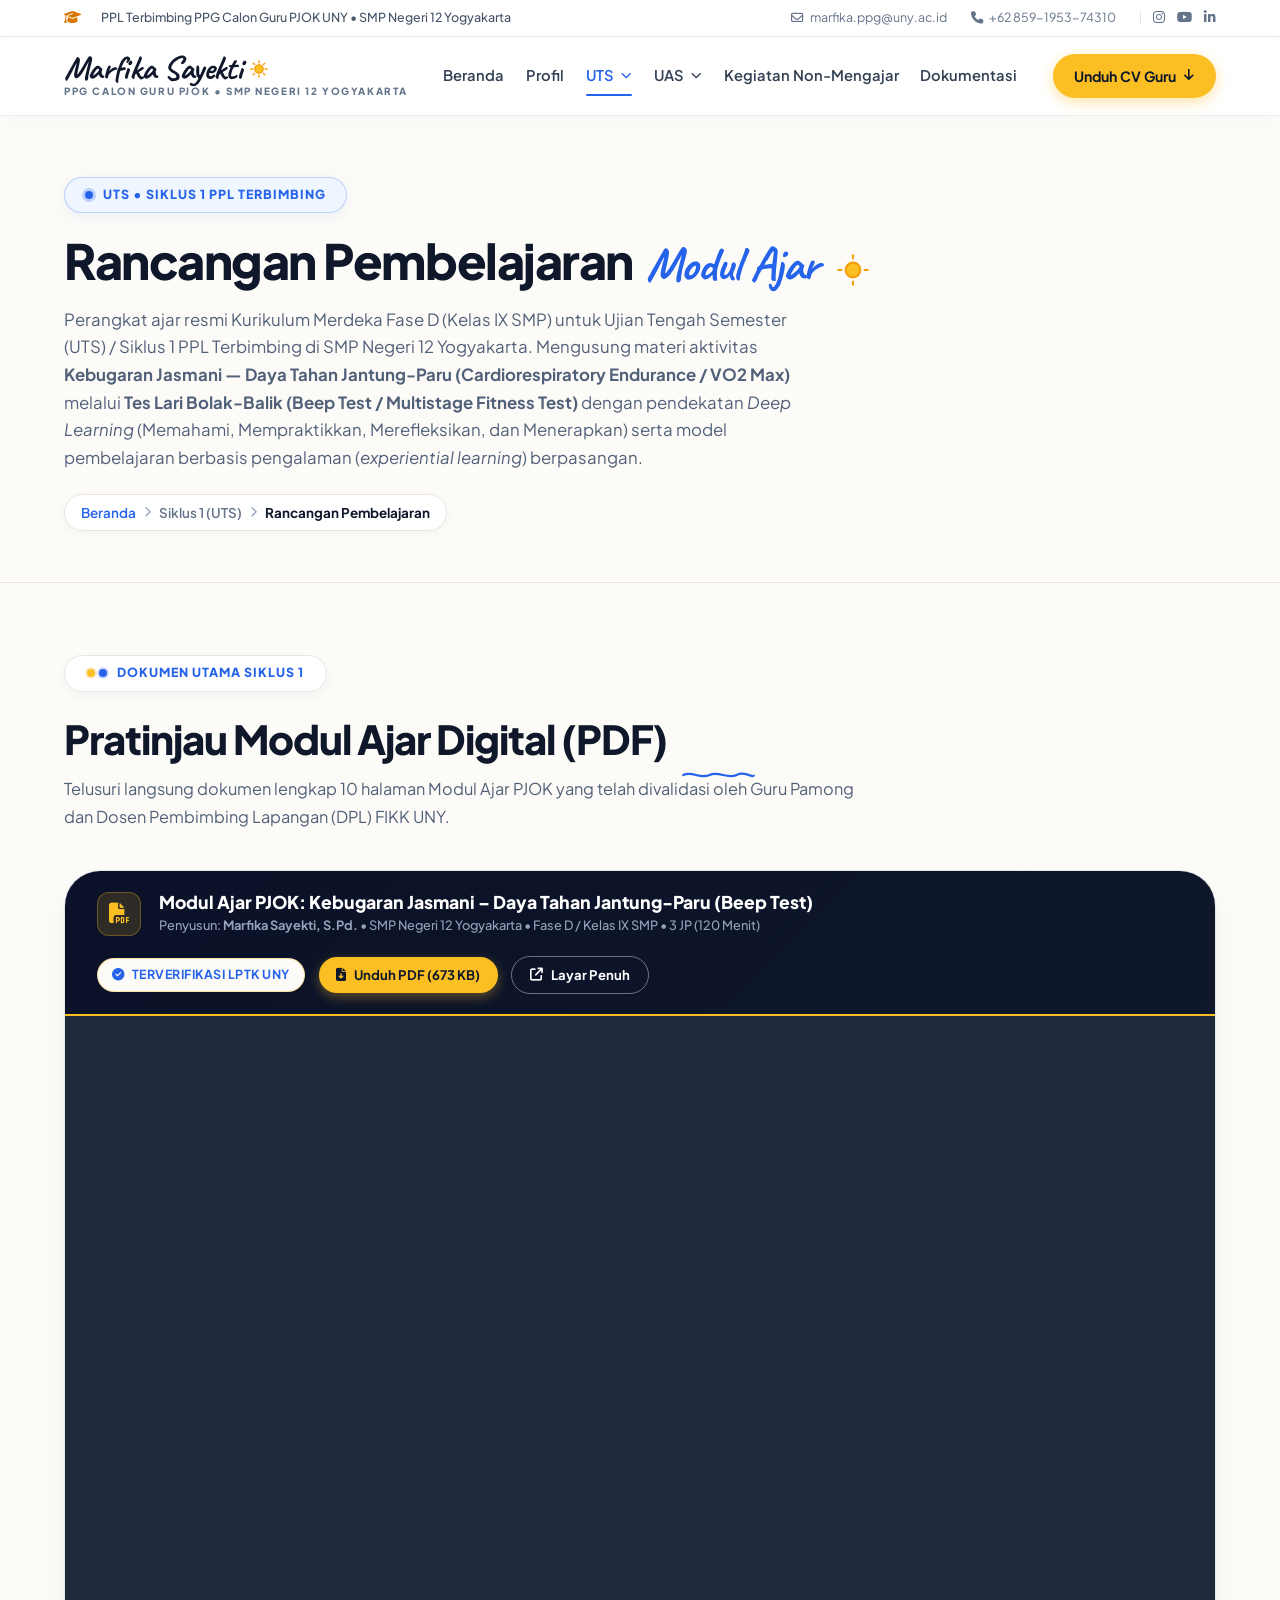
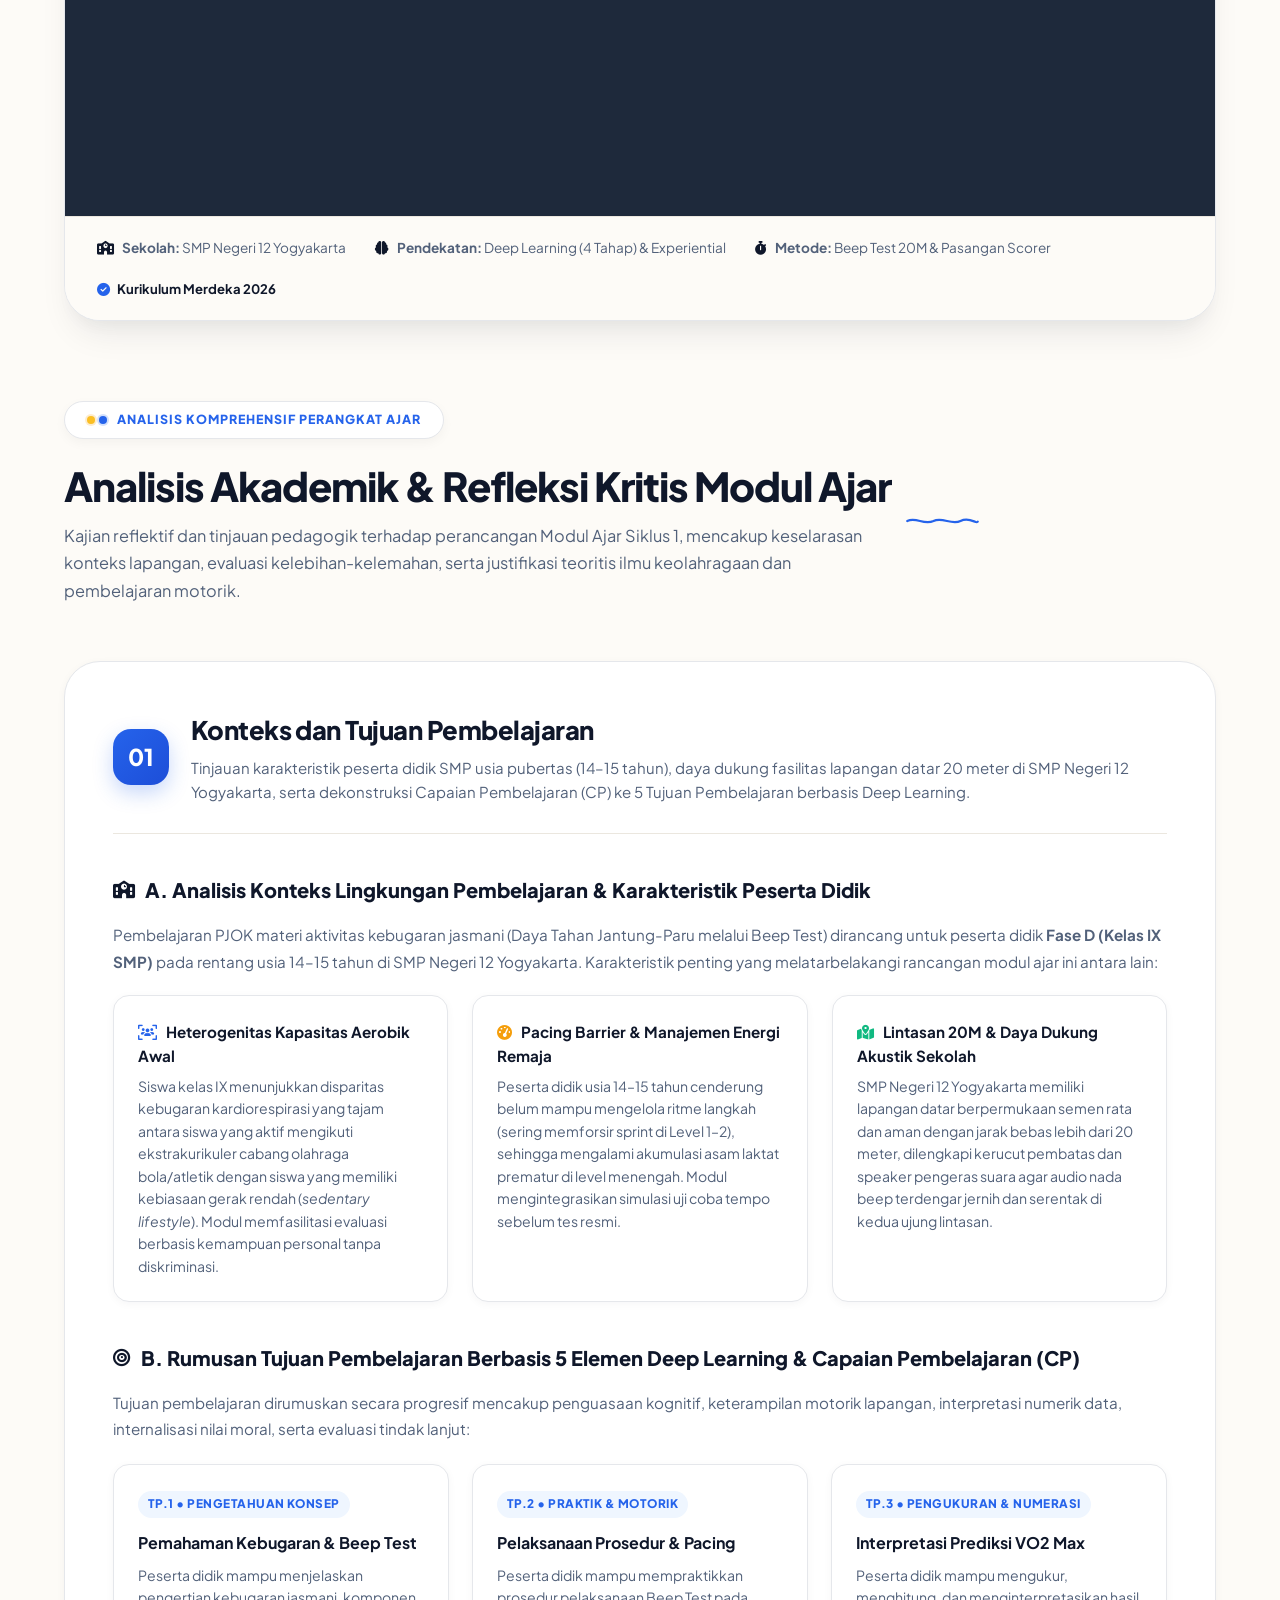
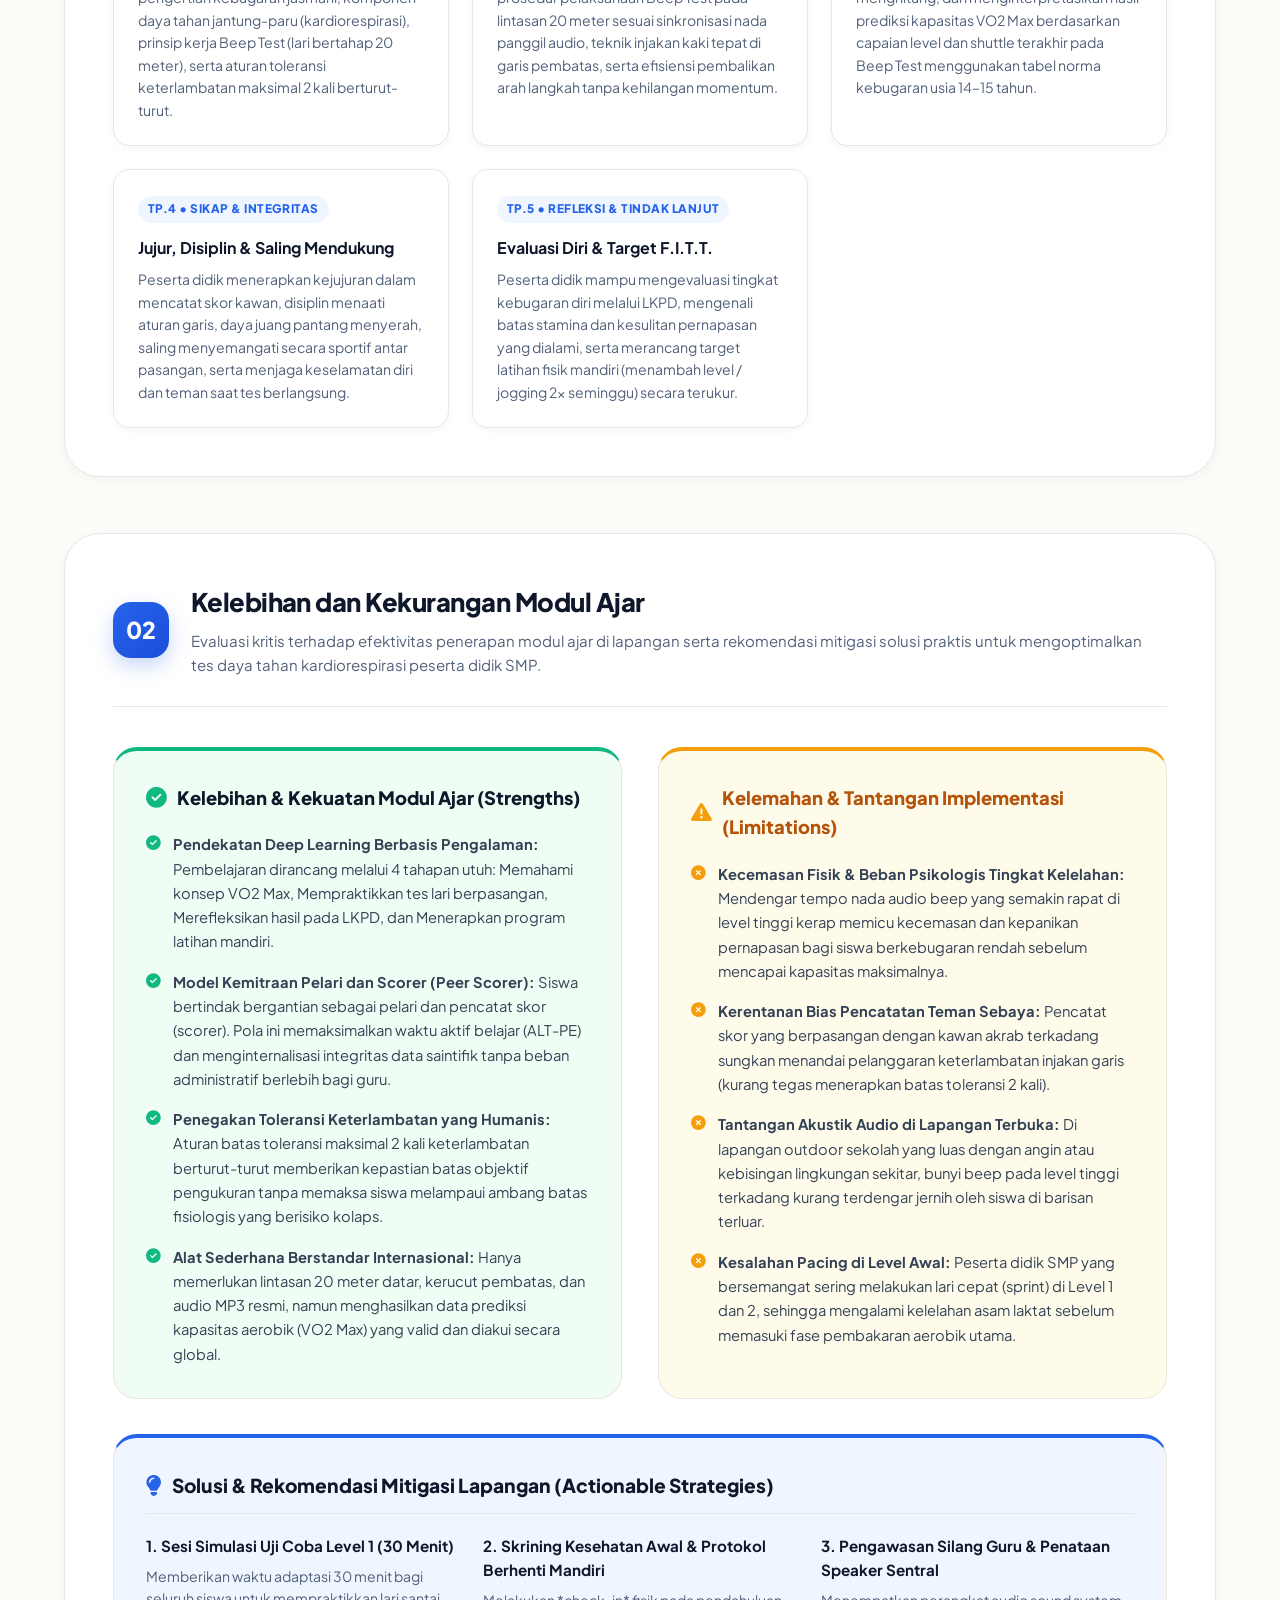
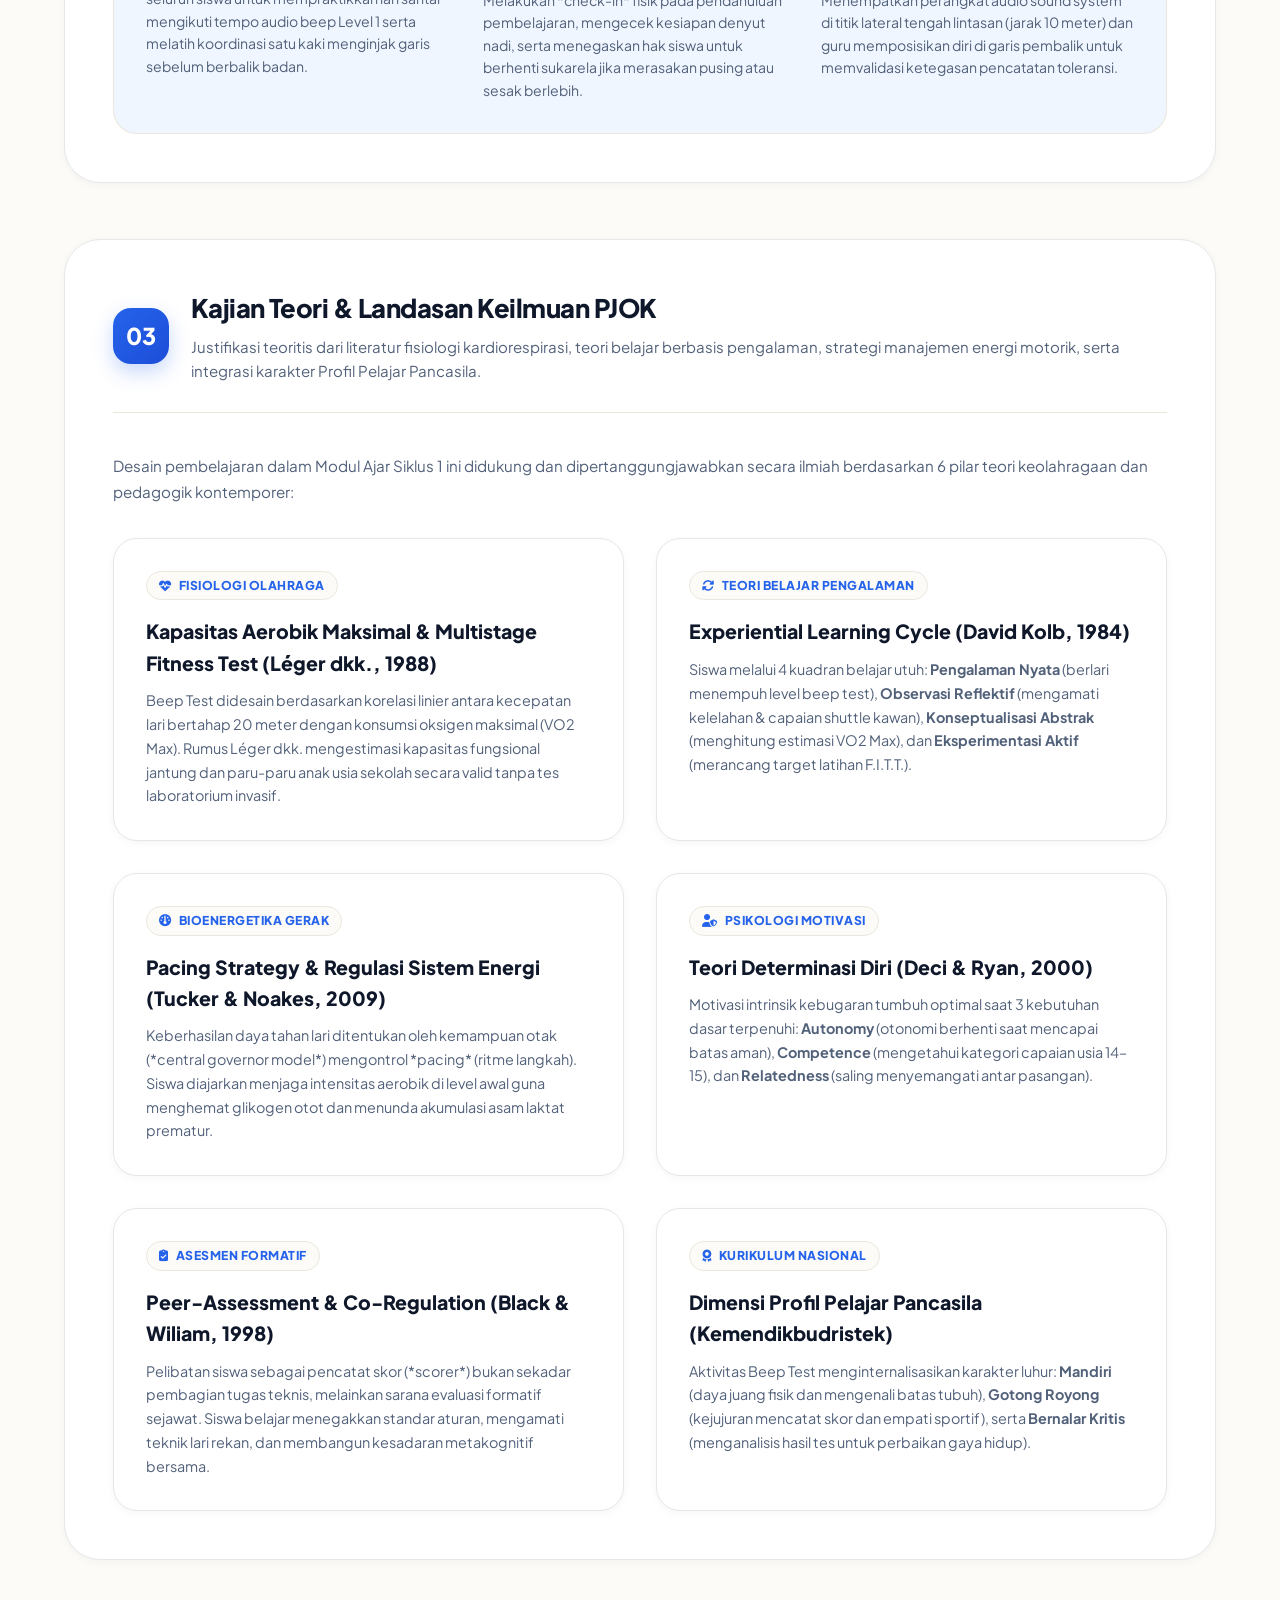
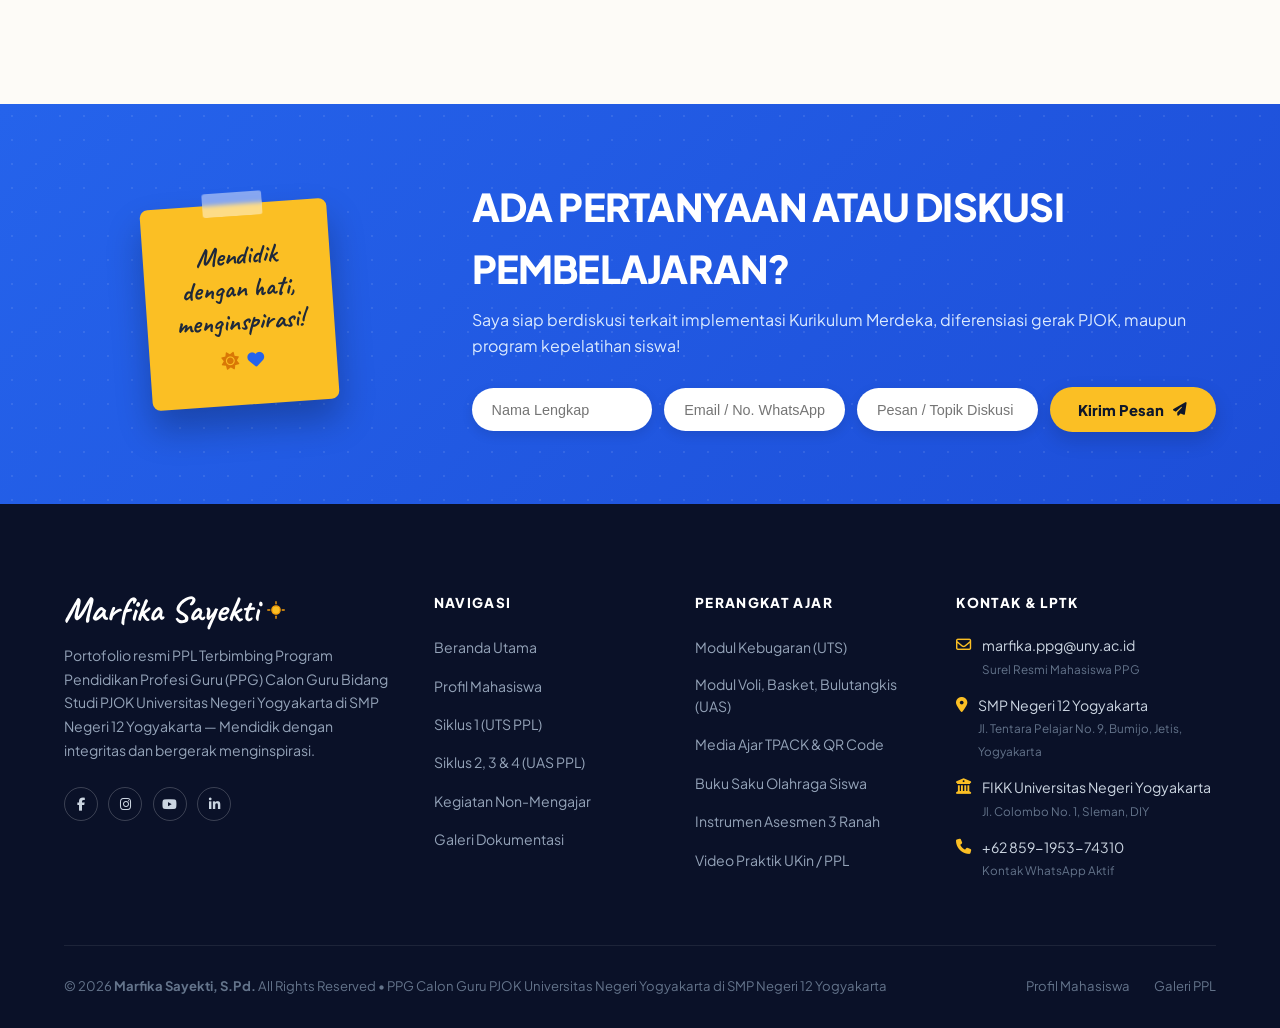
<file: UTS/rancangan.html>
<!DOCTYPE html>
<html lang="id">
<head>
  <meta charset="UTF-8">
  <meta name="viewport" content="width=device-width, initial-scale=1.0">
  <title>UTS - Rancangan Pembelajaran PJOK | Marfika Sayekti, S.Pd. - UNY</title>
  
  <link rel="icon" type="image/png" href="../logo.png">
  <link rel="preconnect" href="https://fonts.googleapis.com">
  <link rel="preconnect" href="https://fonts.gstatic.com" crossorigin>
  <link href="https://fonts.googleapis.com/css2?family=Caveat:wght@600;700&family=Plus+Jakarta+Sans:wght@300;400;500;600;700;800&display=swap" rel="stylesheet">
  <link rel="stylesheet" href="https://cdnjs.cloudflare.com/ajax/libs/font-awesome/6.5.1/css/all.min.css">
  <link rel="stylesheet" href="../css/studio-theme.css?v=2.1">
</head>
<body>

  <!-- =================================================================
       1. TOPBAR (Studio Theme)
       ================================================================= -->
    <!-- =================================================================
       1. TOPBAR (Studio Theme)
       ================================================================= -->
  <div class="topbar-studio">
    <div class="container topbar-studio-inner">
      <div class="topbar-left">
        <i class="fa-solid fa-graduation-cap lead-icon"></i>
        <span>PPL Terbimbing PPG Calon Guru PJOK UNY • SMP Negeri 12 Yogyakarta</span>
      </div>

      <div class="topbar-right">
        <a href="mailto:marfika.ppg@uny.ac.id" class="topbar-contact-item">
          <i class="fa-regular fa-envelope"></i>
          <span>marfika.ppg@uny.ac.id</span>
        </a>
        <a href="tel:+62859195374310" class="topbar-contact-item">
          <i class="fa-solid fa-phone"></i>
          <span>+62 859-1953-74310</span>
        </a>

        <div class="topbar-socials">
          <a href="javascript:void(0)" onclick="showToast('Instagram Marfika Sayekti')" class="topbar-social-link" aria-label="Instagram"><i class="fa-brands fa-instagram"></i></a>
          <a href="javascript:void(0)" onclick="showToast('Kanal YouTube Pembelajaran PJOK')" class="topbar-social-link" aria-label="YouTube"><i class="fa-brands fa-youtube"></i></a>
          <a href="javascript:void(0)" onclick="showToast('LinkedIn Marfika Sayekti')" class="topbar-social-link" aria-label="LinkedIn"><i class="fa-brands fa-linkedin-in"></i></a>
        </div>
      </div>
    </div>
  </div>

  <!-- =================================================================
       2. MAIN NAVBAR (Clean Studio Header + Script Logo & Sun Doodle)
       ================================================================= -->
  <header class="navbar-studio">
    <div class="container navbar-studio-inner">
      
      <!-- Brand Logo: Handwritten "Marfika" with radiant Sun Doodle -->
      <a href="../index.html" class="brand-studio">
        <div class="brand-studio-text">
          <span class="brand-studio-logo">
            Marfika Sayekti
            <!-- Sun Doodle SVG with Rays -->
            <svg class="sun-logo-doodle" viewBox="0 0 32 32" fill="none" xmlns="http://www.w3.org/2000/svg">
              <circle cx="16" cy="16" r="6" fill="#FBBF24" stroke="#F59E0B" stroke-width="2"/>
              <line x1="16" y1="4" x2="16" y2="7" stroke="#F59E0B" stroke-width="2" stroke-linecap="round"/>
              <line x1="16" y1="25" x2="16" y2="28" stroke="#F59E0B" stroke-width="2" stroke-linecap="round"/>
              <line x1="4" y1="16" x2="7" y2="16" stroke="#F59E0B" stroke-width="2" stroke-linecap="round"/>
              <line x1="25" y1="16" x2="28" y2="16" stroke="#F59E0B" stroke-width="2" stroke-linecap="round"/>
              <line x1="7.5" y1="7.5" x2="9.6" y2="9.6" stroke="#F59E0B" stroke-width="2" stroke-linecap="round"/>
              <line x1="22.4" y1="22.4" x2="24.5" y2="24.5" stroke="#F59E0B" stroke-width="2" stroke-linecap="round"/>
              <line x1="7.5" y1="24.5" x2="9.6" y2="22.4" stroke="#F59E0B" stroke-width="2" stroke-linecap="round"/>
              <line x1="22.4" y1="9.6" x2="24.5" y2="7.5" stroke="#F59E0B" stroke-width="2" stroke-linecap="round"/>
            </svg>
          </span>
          <span class="brand-studio-sub">PPG CALON GURU PJOK • SMP NEGERI 12 YOGYAKARTA</span>
        </div>
      </a>

      <!-- Navigation Links: 6 Menu Items Required -->
      <nav>
        <ul class="nav-menu-studio">
          <!-- 1. Beranda -->
          <li><a href="../index.html" class="nav-link-studio">Beranda</a></li>

          <!-- 2. Profil -->
          <li><a href="../profil.html" class="nav-link-studio">Profil</a></li>

          <!-- 3. UTS Dropdown -->
          <li class="nav-studio-dropdown">
            <a href="rancangan.html" class="nav-link-studio active">
              UTS <i class="fa-solid fa-chevron-down" style="font-size:0.68rem; margin-left:2px;"></i>
            </a>
            <ul class="dropdown-studio-menu">
              <li>
                <a href="rancangan.html" class="dropdown-studio-item active">
                  <i class="fa-solid fa-file-pen"></i> Rancangan Pembelajaran
                </a>
              </li>
              <li>
                <a href="media.html" class="dropdown-studio-item">
                  <i class="fa-solid fa-photo-film"></i> Media Pembelajaran
                </a>
              </li>
              <li>
                <a href="materi.html" class="dropdown-studio-item">
                  <i class="fa-solid fa-book-open-reader"></i> Materi Pembelajaran
                </a>
              </li>
              <li>
                <a href="instrumen.html" class="dropdown-studio-item">
                  <i class="fa-solid fa-clipboard-check"></i> Instrumen Pembelajaran
                </a>
              </li>
            </ul>
          </li>

          <!-- 4. UAS Dropdown -->
          <li class="nav-studio-dropdown">
            <a href="../UAS/rancangan.html" class="nav-link-studio">
              UAS <i class="fa-solid fa-chevron-down" style="font-size:0.68rem; margin-left:2px;"></i>
            </a>
            <ul class="dropdown-studio-menu">
              <li>
                <a href="../UAS/rancangan.html" class="dropdown-studio-item">
                  <i class="fa-solid fa-file-circle-check"></i> Rancangan Pembelajaran
                </a>
              </li>
              <li>
                <a href="../UAS/media.html" class="dropdown-studio-item">
                  <i class="fa-solid fa-laptop-code"></i> Media Pembelajaran
                </a>
              </li>
              <li>
                <a href="../UAS/materi.html" class="dropdown-studio-item">
                  <i class="fa-solid fa-book-bookmark"></i> Materi Pembelajaran
                </a>
              </li>
              <li>
                <a href="../UAS/instrumen.html" class="dropdown-studio-item">
                  <i class="fa-solid fa-list-check"></i> Instrumen Pembelajaran
                </a>
              </li>
            </ul>
          </li>

          <!-- 5. Kegiatan Non-Mengajar -->
          <li><a href="../non-mengajar.html" class="nav-link-studio">Kegiatan Non-Mengajar</a></li>

          <!-- 6. Dokumentasi -->
          <li><a href="../dokumentasi.html" class="nav-link-studio">Dokumentasi</a></li>
        </ul>
      </nav>

      <!-- Right Action CTA: Golden-Yellow Pill Button -->
      <div style="display:flex; align-items:center; gap:0.75rem;">
        <a href="../profil.html#cv" class="btn-nav-connect" onclick="showToast('Unduh CV Guru Digital...');">
          <span>Unduh CV Guru</span>
          <i class="fa-solid fa-arrow-down"></i>
        </a>
        <button class="mobile-studio-toggle" aria-label="Buka Menu Navigasi">
          <i class="fa-solid fa-bars"></i>
        </button>
      </div>

    </div>
  </header>

  <!-- =================================================================
       3. SUBPAGE HERO HEADER (Studio Theme)
       ================================================================= -->
  <section class="subpage-studio-hero">
    <div class="container">
      <div class="hero-studio-badge">
        <span class="badge-dot"></span>
        <span>UTS &bull; SIKLUS 1 PPL TERBIMBING</span>
      </div>

      <h1 class="subpage-hero-title">
        Rancangan Pembelajaran
        <span class="script-highlight" style="font-family: var(--font-script); color: var(--color-primary-blue); font-weight: 700; margin-left: 6px;">
          Modul Ajar
          <svg class="sun-doodle-hero" viewBox="0 0 44 44" fill="none" xmlns="http://www.w3.org/2000/svg" style="width:36px; height:36px; vertical-align:middle; margin-left:6px;">
            <circle cx="22" cy="22" r="9" fill="#FBBF24" stroke="#F59E0B" stroke-width="2.5"/>
            <line x1="22" y1="4" x2="22" y2="8" stroke="#F59E0B" stroke-width="2.5" stroke-linecap="round"/>
            <line x1="22" y1="36" x2="22" y2="40" stroke="#F59E0B" stroke-width="2.5" stroke-linecap="round"/>
            <line x1="4" y1="22" x2="8" y2="22" stroke="#F59E0B" stroke-width="2.5" stroke-linecap="round"/>
            <line x1="36" y1="22" x2="40" y2="22" stroke="#F59E0B" stroke-width="2.5" stroke-linecap="round"/>
          </svg>
        </span>
      </h1>

      <p class="subpage-hero-desc">
        Perangkat ajar resmi Kurikulum Merdeka Fase D (Kelas IX SMP) untuk Ujian Tengah Semester (UTS) / Siklus 1 PPL Terbimbing di SMP Negeri 12 Yogyakarta. Mengusung materi aktivitas <strong>Kebugaran Jasmani — Daya Tahan Jantung-Paru (Cardiorespiratory Endurance / VO2 Max)</strong> melalui <strong>Tes Lari Bolak-Balik (Beep Test / Multistage Fitness Test)</strong> dengan pendekatan <em>Deep Learning</em> (Memahami, Mempraktikkan, Merefleksikan, dan Menerapkan) serta model pembelajaran berbasis pengalaman (<em>experiential learning</em>) berpasangan.
      </p>

      <div class="studio-breadcrumb">
        <a href="../index.html">Beranda</a>
        <i class="fa-solid fa-chevron-right"></i>
        <span>Siklus 1 (UTS)</span>
        <i class="fa-solid fa-chevron-right"></i>
        <span style="color:var(--color-midnight); font-weight:700;">Rancangan Pembelajaran</span>
      </div>
    </div>
  </section>

  <!-- =================================================================
       4. MAIN CONTENT
       ================================================================= -->
  <main style="background: var(--color-bg-ivory); padding: 4.5rem 0 5.5rem;">
    <div class="container">
      
      <!-- =============================================================
           A. INTERACTIVE PDF VIEWER SECTION
           ============================================================= -->
      <section style="margin-bottom: 5rem;">
        <div class="section-agency-head" style="margin-bottom: 2.5rem;">
          <div class="badge-pill-group">
            <span class="twin-dot-icon">
              <span></span><span></span>
            </span>
            <span>DOKUMEN UTAMA SIKLUS 1</span>
          </div>
          <h2 class="section-agency-title">
            Pratinjau Modul Ajar Digital (PDF)
            <span class="wavy-squiggle-wrap" style="display:inline-block; vertical-align:middle; margin-left:8px;">
              <svg class="wavy-squiggle-svg" viewBox="0 0 100 16" fill="none" xmlns="http://www.w3.org/2000/svg" style="width:75px; height:12px;">
                <path d="M3 8C15 2 25 14 38 8C50 2 62 14 74 8C86 2 95 12 97 9" stroke="#2563EB" stroke-width="3" stroke-linecap="round"/>
              </svg>
            </span>
          </h2>
          <p class="section-agency-subtitle">
            Telusuri langsung dokumen lengkap 10 halaman Modul Ajar PJOK yang telah divalidasi oleh Guru Pamong dan Dosen Pembimbing Lapangan (DPL) FIKK UNY.
          </p>
        </div>

        <!-- PDF Viewer Container Card -->
        <div class="pdf-viewer-card">
          <!-- Toolbar -->
          <div class="pdf-viewer-toolbar">
            <div class="pdf-toolbar-info">
              <div class="pdf-toolbar-icon">
                <i class="fa-solid fa-file-pdf"></i>
              </div>
              <div>
                <div class="pdf-toolbar-title">Modul Ajar PJOK: Kebugaran Jasmani – Daya Tahan Jantung-Paru (Beep Test)</div>
                <div class="pdf-toolbar-sub">
                  Penyusun: <strong>Marfika Sayekti, S.Pd.</strong> • SMP Negeri 12 Yogyakarta • Fase D / Kelas IX SMP • 3 JP (120 Menit)
                </div>
              </div>
            </div>

            <div class="pdf-toolbar-actions">
              <span class="tag-pill" style="background: rgba(251, 191, 36, 0.15); color: #F59E0B; font-weight: 700; border: 1px solid rgba(251, 191, 36, 0.4); padding: 6px 14px; font-size: 0.78rem; border-radius: var(--radius-pill);">
                <i class="fa-solid fa-circle-check" style="margin-right: 5px;"></i> Terverifikasi LPTK UNY
              </span>
              <a href="../Dokumen/Modul Siklus 1.pdf" download="Modul_Ajar_PJOK_Siklus1_MarfikaSayekti.pdf" class="btn btn-primary-lime btn-sm">
                <i class="fa-solid fa-file-arrow-down"></i> Unduh PDF (673 KB)
              </a>
              <a href="../Dokumen/Modul Siklus 1.pdf" target="_blank" rel="noopener noreferrer" class="btn btn-outline-light btn-sm" style="border-color: rgba(255,255,255,0.4); color: #FFFFFF;">
                <i class="fa-solid fa-arrow-up-right-from-square"></i> Layar Penuh
              </a>
            </div>
          </div>

          <!-- Embedded Frame -->
          <div class="pdf-frame-wrapper">
            <iframe 
              src="../Dokumen/Modul Siklus 1.pdf#toolbar=1&navpanes=0&scrollbar=1" 
              title="Modul Ajar Siklus 1 Marfika Sayekti"
              loading="lazy">
              <p style="padding: 2rem; color: #FFFFFF; text-align: center;">
                Peramban Anda tidak mendukung tampilan PDF langsung. Silakan 
                <a href="../Dokumen/Modul Siklus 1.pdf" target="_blank" style="color: var(--color-accent-lime); font-weight: bold; text-decoration: underline;">
                  Klik di sini untuk mengunduh atau membuka Modul Ajar Siklus 1 (.PDF)
                </a>.
              </p>
            </iframe>
          </div>

          <!-- Footer Metadata Bar -->
          <div style="background: var(--color-bg-ivory); padding: 1.25rem 2rem; border-top: 1px solid var(--color-border-subtle); display: flex; align-items: center; justify-content: space-between; flex-wrap: wrap; gap: 1rem;">
            <div style="display: flex; align-items: center; gap: 1.8rem; flex-wrap: wrap;">
              <div style="font-size: 0.85rem; color: var(--color-text-muted);">
                <i class="fa-solid fa-school" style="color: var(--color-primary-dark); margin-right: 6px;"></i>
                <strong>Sekolah:</strong> SMP Negeri 12 Yogyakarta
              </div>
              <div style="font-size: 0.85rem; color: var(--color-text-muted);">
                <i class="fa-solid fa-brain" style="color: var(--color-primary-dark); margin-right: 6px;"></i>
                <strong>Pendekatan:</strong> Deep Learning (4 Tahap) &amp; Experiential
              </div>
              <div style="font-size: 0.85rem; color: var(--color-text-muted);">
                <i class="fa-solid fa-stopwatch" style="color: var(--color-primary-dark); margin-right: 6px;"></i>
                <strong>Metode:</strong> Beep Test 20M &amp; Pasangan Scorer
              </div>
            </div>
            <div>
              <a href="javascript:void(0)" onclick="showToast('Modul Ajar Resmi PPG UNY 2026')" style="font-size: 0.82rem; color: var(--color-primary-dark); font-weight: 700; text-decoration: none;">
                <i class="fa-solid fa-circle-check" style="color: var(--color-primary-blue); margin-right: 5px;"></i> Kurikulum Merdeka 2026
              </a>
            </div>
          </div>
        </div>
      </section>

      <!-- =============================================================
           B. COMPREHENSIVE ANALYSIS OF THE TEACHING MODULE
           ============================================================= -->
      <section>
        <div class="section-agency-head" style="margin-bottom: 3.5rem;">
          <div class="badge-pill-group">
            <span class="twin-dot-icon">
              <span></span><span></span>
            </span>
            <span>ANALISIS KOMPREHENSIF PERANGKAT AJAR</span>
          </div>
          <h2 class="section-agency-title">
            Analisis Akademik &amp; Refleksi Kritis Modul Ajar
            <span class="wavy-squiggle-wrap" style="display:inline-block; vertical-align:middle; margin-left:8px;">
              <svg class="wavy-squiggle-svg" viewBox="0 0 100 16" fill="none" xmlns="http://www.w3.org/2000/svg" style="width:75px; height:12px;">
                <path d="M3 8C15 2 25 14 38 8C50 2 62 14 74 8C86 2 95 12 97 9" stroke="#2563EB" stroke-width="3" stroke-linecap="round"/>
              </svg>
            </span>
          </h2>
          <p class="section-agency-subtitle">
            Kajian reflektif dan tinjauan pedagogik terhadap perancangan Modul Ajar Siklus 1, mencakup keselarasan konteks lapangan, evaluasi kelebihan-kelemahan, serta justifikasi teoritis ilmu keolahragaan dan pembelajaran motorik.
          </p>
        </div>

        <!-- =========================================================
             1. KONTEKS DAN TUJUAN
             ========================================================= -->
        <article class="analysis-module-card">
          <div class="analysis-module-header">
            <div class="analysis-module-num">01</div>
            <div>
              <h3 class="analysis-module-title">Konteks dan Tujuan Pembelajaran</h3>
              <p class="analysis-module-desc">
                Tinjauan karakteristik peserta didik SMP usia pubertas (14–15 tahun), daya dukung fasilitas lapangan datar 20 meter di SMP Negeri 12 Yogyakarta, serta dekonstruksi Capaian Pembelajaran (CP) ke 5 Tujuan Pembelajaran berbasis Deep Learning.
              </p>
            </div>
          </div>

          <div class="analysis-content-body">
            
            <!-- Konteks Lapangan & Siswa -->
            <div style="margin-bottom: 2.5rem;">
              <h4 style="font-size: 1.25rem; font-weight: 800; color: var(--color-primary-dark); margin-bottom: 1rem; display: flex; align-items: center; gap: 0.65rem;">
                <i class="fa-solid fa-school" style="color: var(--color-primary-dark); font-size: 1.1rem;"></i>
                A. Analisis Konteks Lingkungan Pembelajaran &amp; Karakteristik Peserta Didik
              </h4>
              <p style="font-size: 0.95rem; color: var(--color-text-muted); line-height: 1.75; margin-bottom: 1.2rem;">
                Pembelajaran PJOK materi aktivitas kebugaran jasmani (Daya Tahan Jantung-Paru melalui Beep Test) dirancang untuk peserta didik <strong>Fase D (Kelas IX SMP)</strong> pada rentang usia 14–15 tahun di SMP Negeri 12 Yogyakarta. Karakteristik penting yang melatarbelakangi rancangan modul ajar ini antara lain:
              </p>
              
              <div style="display: grid; grid-template-columns: repeat(auto-fit, minmax(320px, 1fr)); gap: 1.5rem; margin-bottom: 1.5rem;">
                <div style="background: #FFFFFF; border-radius: var(--radius-md); padding: 1.5rem; border-left: 4px solid var(--color-primary-blue); border: 1px solid var(--color-border-card); box-shadow: var(--shadow-sm);">
                  <strong style="display: block; color: var(--color-primary-dark); font-size: 0.95rem; margin-bottom: 0.4rem;">
                    <i class="fa-solid fa-users-viewfinder" style="margin-right: 6px; color: var(--color-primary-blue);"></i> Heterogenitas Kapasitas Aerobik Awal
                  </strong>
                  <p style="font-size: 0.88rem; color: var(--color-text-muted); line-height: 1.6; margin: 0;">
                    Siswa kelas IX menunjukkan disparitas kebugaran kardiorespirasi yang tajam antara siswa yang aktif mengikuti ekstrakurikuler cabang olahraga bola/atletik dengan siswa yang memiliki kebiasaan gerak rendah (<em>sedentary lifestyle</em>). Modul memfasilitasi evaluasi berbasis kemampuan personal tanpa diskriminasi.
                  </p>
                </div>

                <div style="background: #FFFFFF; border-radius: var(--radius-md); padding: 1.5rem; border-left: 4px solid #F59E0B; border: 1px solid var(--color-border-card); box-shadow: var(--shadow-sm);">
                  <strong style="display: block; color: var(--color-primary-dark); font-size: 0.95rem; margin-bottom: 0.4rem;">
                    <i class="fa-solid fa-gauge-high" style="margin-right: 6px; color: #F59E0B;"></i> Pacing Barrier &amp; Manajemen Energi Remaja
                  </strong>
                  <p style="font-size: 0.88rem; color: var(--color-text-muted); line-height: 1.6; margin: 0;">
                    Peserta didik usia 14–15 tahun cenderung belum mampu mengelola ritme langkah (sering memforsir sprint di Level 1–2), sehingga mengalami akumulasi asam laktat prematur di level menengah. Modul mengintegrasikan simulasi uji coba tempo sebelum tes resmi.
                  </p>
                </div>

                <div style="background: #FFFFFF; border-radius: var(--radius-md); padding: 1.5rem; border-left: 4px solid #10B981; border: 1px solid var(--color-border-card); box-shadow: var(--shadow-sm);">
                  <strong style="display: block; color: var(--color-primary-dark); font-size: 0.95rem; margin-bottom: 0.4rem;">
                    <i class="fa-solid fa-map-location-dot" style="margin-right: 6px; color: #10B981;"></i> Lintasan 20M &amp; Daya Dukung Akustik Sekolah
                  </strong>
                  <p style="font-size: 0.88rem; color: var(--color-text-muted); line-height: 1.6; margin: 0;">
                    SMP Negeri 12 Yogyakarta memiliki lapangan datar berpermukaan semen rata dan aman dengan jarak bebas lebih dari 20 meter, dilengkapi kerucut pembatas dan speaker pengeras suara agar audio nada beep terdengar jernih dan serentak di kedua ujung lintasan.
                  </p>
                </div>
              </div>
            </div>

            <!-- Dekonstruksi Tujuan Pembelajaran -->
            <div>
              <h4 style="font-size: 1.25rem; font-weight: 800; color: var(--color-primary-dark); margin-bottom: 1rem; display: flex; align-items: center; gap: 0.65rem;">
                <i class="fa-solid fa-bullseye" style="color: var(--color-primary-dark); font-size: 1.1rem;"></i>
                B. Rumusan Tujuan Pembelajaran Berbasis 5 Elemen Deep Learning &amp; Capaian Pembelajaran (CP)
              </h4>
              <p style="font-size: 0.95rem; color: var(--color-text-muted); line-height: 1.7; margin-bottom: 1.4rem;">
                Tujuan pembelajaran dirumuskan secara progresif mencakup penguasaan kognitif, keterampilan motorik lapangan, interpretasi numerik data, internalisasi nilai moral, serta evaluasi tindak lanjut:
              </p>

              <div style="display: grid; grid-template-columns: repeat(auto-fit, minmax(260px, 1fr)); gap: 1.4rem;">
                
                <!-- TP 1: Pengetahuan Konsep -->
                <div style="background: #FFFFFF; border: 1.5px solid var(--color-border-card); border-radius: var(--radius-md); padding: 1.5rem; box-shadow: var(--shadow-sm);">
                  <div style="display:inline-block; background:var(--color-primary-blue-light); color:var(--color-primary-blue); font-size:0.74rem; font-weight:800; padding:4px 10px; border-radius:var(--radius-pill); margin-bottom:0.75rem; letter-spacing:0.04em;">TP.1 • PENGETAHUAN KONSEP</div>
                  <h5 style="font-size: 1rem; font-weight: 700; color: var(--color-primary-dark); margin-bottom: 0.5rem;">
                    Pemahaman Kebugaran &amp; Beep Test
                  </h5>
                  <p style="font-size: 0.88rem; color: var(--color-text-muted); line-height: 1.6; margin: 0;">
                    Peserta didik mampu menjelaskan pengertian kebugaran jasmani, komponen daya tahan jantung-paru (kardiorespirasi), prinsip kerja Beep Test (lari bertahap 20 meter), serta aturan toleransi keterlambatan maksimal 2 kali berturut-turut.
                  </p>
                </div>

                <!-- TP 2: Praktik & Motorik -->
                <div style="background: #FFFFFF; border: 1.5px solid var(--color-border-card); border-radius: var(--radius-md); padding: 1.5rem; box-shadow: var(--shadow-sm);">
                  <div style="display:inline-block; background:var(--color-primary-blue-light); color:var(--color-primary-blue); font-size:0.74rem; font-weight:800; padding:4px 10px; border-radius:var(--radius-pill); margin-bottom:0.75rem; letter-spacing:0.04em;">TP.2 • PRAKTIK &amp; MOTORIK</div>
                  <h5 style="font-size: 1rem; font-weight: 700; color: var(--color-primary-dark); margin-bottom: 0.5rem;">
                    Pelaksanaan Prosedur &amp; Pacing
                  </h5>
                  <p style="font-size: 0.88rem; color: var(--color-text-muted); line-height: 1.6; margin: 0;">
                    Peserta didik mampu mempraktikkan prosedur pelaksanaan Beep Test pada lintasan 20 meter sesuai sinkronisasi nada panggil audio, teknik injakan kaki tepat di garis pembatas, serta efisiensi pembalikan arah langkah tanpa kehilangan momentum.
                  </p>
                </div>

                <!-- TP 3: Pengukuran & Estimasi -->
                <div style="background: #FFFFFF; border: 1.5px solid var(--color-border-card); border-radius: var(--radius-md); padding: 1.5rem; box-shadow: var(--shadow-sm);">
                  <div style="display:inline-block; background:var(--color-primary-blue-light); color:var(--color-primary-blue); font-size:0.74rem; font-weight:800; padding:4px 10px; border-radius:var(--radius-pill); margin-bottom:0.75rem; letter-spacing:0.04em;">TP.3 • PENGUKURAN &amp; NUMERASI</div>
                  <h5 style="font-size: 1rem; font-weight: 700; color: var(--color-primary-dark); margin-bottom: 0.5rem;">
                    Interpretasi Prediksi VO2 Max
                  </h5>
                  <p style="font-size: 0.88rem; color: var(--color-text-muted); line-height: 1.6; margin: 0;">
                    Peserta didik mampu mengukur, menghitung, dan menginterpretasikan hasil prediksi kapasitas VO2 Max berdasarkan capaian level dan shuttle terakhir pada Beep Test menggunakan tabel norma kebugaran usia 14–15 tahun.
                  </p>
                </div>

                <!-- TP 4: Sikap & Karakter -->
                <div style="background: #FFFFFF; border: 1.5px solid var(--color-border-card); border-radius: var(--radius-md); padding: 1.5rem; box-shadow: var(--shadow-sm);">
                  <div style="display:inline-block; background:var(--color-primary-blue-light); color:var(--color-primary-blue); font-size:0.74rem; font-weight:800; padding:4px 10px; border-radius:var(--radius-pill); margin-bottom:0.75rem; letter-spacing:0.04em;">TP.4 • SIKAP &amp; INTEGRITAS</div>
                  <h5 style="font-size: 1rem; font-weight: 700; color: var(--color-primary-dark); margin-bottom: 0.5rem;">
                    Jujur, Disiplin &amp; Saling Mendukung
                  </h5>
                  <p style="font-size: 0.88rem; color: var(--color-text-muted); line-height: 1.6; margin: 0;">
                    Peserta didik menerapkan kejujuran dalam mencatat skor kawan, disiplin menaati aturan garis, daya juang pantang menyerah, saling menyemangati secara sportif antar pasangan, serta menjaga keselamatan diri dan teman saat tes berlangsung.
                  </p>
                </div>

                <!-- TP 5: Evaluasi & Refleksi -->
                <div style="background: #FFFFFF; border: 1.5px solid var(--color-border-card); border-radius: var(--radius-md); padding: 1.5rem; box-shadow: var(--shadow-sm);">
                  <div style="display:inline-block; background:var(--color-primary-blue-light); color:var(--color-primary-blue); font-size:0.74rem; font-weight:800; padding:4px 10px; border-radius:var(--radius-pill); margin-bottom:0.75rem; letter-spacing:0.04em;">TP.5 • REFLEKSI &amp; TINDAK LANJUT</div>
                  <h5 style="font-size: 1rem; font-weight: 700; color: var(--color-primary-dark); margin-bottom: 0.5rem;">
                    Evaluasi Diri &amp; Target F.I.T.T.
                  </h5>
                  <p style="font-size: 0.88rem; color: var(--color-text-muted); line-height: 1.6; margin: 0;">
                    Peserta didik mampu mengevaluasi tingkat kebugaran diri melalui LKPD, mengenali batas stamina dan kesulitan pernapasan yang dialami, serta merancang target latihan fisik mandiri (menambah level / jogging 2x seminggu) secara terukur.
                  </p>
                </div>

              </div>
            </div>

          </div>
        </article>

        <!-- =========================================================
             2. KELEBIHAN DAN KEKURANGAN
             ========================================================= -->
        <article class="analysis-module-card">
          <div class="analysis-module-header">
            <div class="analysis-module-num">02</div>
            <div>
              <h3 class="analysis-module-title">Kelebihan dan Kekurangan Modul Ajar</h3>
              <p class="analysis-module-desc">
                Evaluasi kritis terhadap efektivitas penerapan modul ajar di lapangan serta rekomendasi mitigasi solusi praktis untuk mengoptimalkan tes daya tahan kardiorespirasi peserta didik SMP.
              </p>
            </div>
          </div>

          <div class="analysis-content-body">
            
            <!-- 2-Column Grid: Pro vs Con -->
            <div class="analysis-grid-2col">
              
              <!-- Kolom Kelebihan -->
              <div class="analysis-box-item pro">
                <div class="analysis-box-title" style="color: var(--color-primary-dark);">
                  <i class="fa-solid fa-circle-check" style="color: #10B981; font-size: 1.3rem;"></i>
                  Kelebihan &amp; Kekuatan Modul Ajar (Strengths)
                </div>
                <ul class="analysis-list">
                  <li>
                    <i class="fa-solid fa-check-circle" style="color: #10B981;"></i>
                    <div>
                      <strong>Pendekatan Deep Learning Berbasis Pengalaman:</strong>
                      Pembelajaran dirancang melalui 4 tahapan utuh: Memahami konsep VO2 Max, Mempraktikkan tes lari berpasangan, Merefleksikan hasil pada LKPD, dan Menerapkan program latihan mandiri.
                    </div>
                  </li>
                  <li>
                    <i class="fa-solid fa-check-circle" style="color: #10B981;"></i>
                    <div>
                      <strong>Model Kemitraan Pelari dan Scorer (Peer Scorer):</strong>
                      Siswa bertindak bergantian sebagai pelari dan pencatat skor (scorer). Pola ini memaksimalkan waktu aktif belajar (ALT-PE) dan menginternalisasi integritas data saintifik tanpa beban administratif berlebih bagi guru.
                    </div>
                  </li>
                  <li>
                    <i class="fa-solid fa-check-circle" style="color: #10B981;"></i>
                    <div>
                      <strong>Penegakan Toleransi Keterlambatan yang Humanis:</strong>
                      Aturan batas toleransi maksimal 2 kali keterlambatan berturut-turut memberikan kepastian batas objektif pengukuran tanpa memaksa siswa melampaui ambang batas fisiologis yang berisiko kolaps.
                    </div>
                  </li>
                  <li>
                    <i class="fa-solid fa-check-circle" style="color: #10B981;"></i>
                    <div>
                      <strong>Alat Sederhana Berstandar Internasional:</strong>
                      Hanya memerlukan lintasan 20 meter datar, kerucut pembatas, dan audio MP3 resmi, namun menghasilkan data prediksi kapasitas aerobik (VO2 Max) yang valid dan diakui secara global.
                    </div>
                  </li>
                </ul>
              </div>

              <!-- Kolom Kekurangan / Tantangan -->
              <div class="analysis-box-item con">
                <div class="analysis-box-title" style="color: #B45309;">
                  <i class="fa-solid fa-triangle-exclamation" style="color: #F59E0B; font-size: 1.3rem;"></i>
                  Kelemahan &amp; Tantangan Implementasi (Limitations)
                </div>
                <ul class="analysis-list">
                  <li>
                    <i class="fa-solid fa-circle-xmark" style="color: #F59E0B;"></i>
                    <div>
                      <strong>Kecemasan Fisik &amp; Beban Psikologis Tingkat Kelelahan:</strong>
                      Mendengar tempo nada audio beep yang semakin rapat di level tinggi kerap memicu kecemasan dan kepanikan pernapasan bagi siswa berkebugaran rendah sebelum mencapai kapasitas maksimalnya.
                    </div>
                  </li>
                  <li>
                    <i class="fa-solid fa-circle-xmark" style="color: #F59E0B;"></i>
                    <div>
                      <strong>Kerentanan Bias Pencatatan Teman Sebaya:</strong>
                      Pencatat skor yang berpasangan dengan kawan akrab terkadang sungkan menandai pelanggaran keterlambatan injakan garis (kurang tegas menerapkan batas toleransi 2 kali).
                    </div>
                  </li>
                  <li>
                    <i class="fa-solid fa-circle-xmark" style="color: #F59E0B;"></i>
                    <div>
                      <strong>Tantangan Akustik Audio di Lapangan Terbuka:</strong>
                      Di lapangan outdoor sekolah yang luas dengan angin atau kebisingan lingkungan sekitar, bunyi beep pada level tinggi terkadang kurang terdengar jernih oleh siswa di barisan terluar.
                    </div>
                  </li>
                  <li>
                    <i class="fa-solid fa-circle-xmark" style="color: #F59E0B;"></i>
                    <div>
                      <strong>Kesalahan Pacing di Level Awal:</strong>
                      Peserta didik SMP yang bersemangat sering melakukan lari cepat (sprint) di Level 1 dan 2, sehingga mengalami kelelahan asam laktat sebelum memasuki fase pembakaran aerobik utama.
                    </div>
                  </li>
                </ul>
              </div>

            </div>

            <!-- Solusi dan Mitigasi Lapangan -->
            <div class="analysis-box-item solution">
              <div class="analysis-box-title" style="color: var(--color-primary-dark); font-size: 1.2rem; border-bottom: 1px solid var(--color-border-card); padding-bottom: 0.75rem; margin-bottom: 1.25rem;">
                <i class="fa-solid fa-lightbulb" style="color: var(--color-primary-blue); font-size: 1.3rem;"></i>
                Solusi &amp; Rekomendasi Mitigasi Lapangan (Actionable Strategies)
              </div>
              <div style="display: grid; grid-template-columns: repeat(auto-fit, minmax(280px, 1fr)); gap: 1.5rem;">
                <div>
                  <h5 style="color: var(--color-primary-dark); font-size: 0.95rem; font-weight: 700; margin-bottom: 0.4rem;">
                    1. Sesi Simulasi Uji Coba Level 1 (30 Menit)
                  </h5>
                  <p style="font-size: 0.88rem; color: var(--color-text-muted); line-height: 1.6; margin: 0;">
                    Memberikan waktu adaptasi 30 menit bagi seluruh siswa untuk mempraktikkan lari santai mengikuti tempo audio beep Level 1 serta melatih koordinasi satu kaki menginjak garis sebelum berbalik badan.
                  </p>
                </div>
                <div>
                  <h5 style="color: var(--color-primary-dark); font-size: 0.95rem; font-weight: 700; margin-bottom: 0.4rem;">
                    2. Skrining Kesehatan Awal &amp; Protokol Berhenti Mandiri
                  </h5>
                  <p style="font-size: 0.88rem; color: var(--color-text-muted); line-height: 1.6; margin: 0;">
                    Melakukan *check-in* fisik pada pendahuluan pembelajaran, mengecek kesiapan denyut nadi, serta menegaskan hak siswa untuk berhenti sukarela jika merasakan pusing atau sesak berlebih.
                  </p>
                </div>
                <div>
                  <h5 style="color: var(--color-primary-dark); font-size: 0.95rem; font-weight: 700; margin-bottom: 0.4rem;">
                    3. Pengawasan Silang Guru &amp; Penataan Speaker Sentral
                  </h5>
                  <p style="font-size: 0.88rem; color: var(--color-text-muted); line-height: 1.6; margin: 0;">
                    Menempatkan perangkat audio sound system di titik lateral tengah lintasan (jarak 10 meter) dan guru memposisikan diri di garis pembalik untuk memvalidasi ketegasan pencatatan toleransi.
                  </p>
                </div>
              </div>
            </div>

          </div>
        </article>

        <!-- =========================================================
             3. KAJIAN TEORI
             ========================================================= -->
        <article class="analysis-module-card">
          <div class="analysis-module-header">
            <div class="analysis-module-num">03</div>
            <div>
              <h3 class="analysis-module-title">Kajian Teori &amp; Landasan Keilmuan PJOK</h3>
              <p class="analysis-module-desc">
                Justifikasi teoritis dari literatur fisiologi kardiorespirasi, teori belajar berbasis pengalaman, strategi manajemen energi motorik, serta integrasi karakter Profil Pelajar Pancasila.
              </p>
            </div>
          </div>

          <div class="analysis-content-body">
            
            <p style="font-size: 0.95rem; color: var(--color-text-muted); line-height: 1.75; margin-bottom: 2rem;">
              Desain pembelajaran dalam Modul Ajar Siklus 1 ini didukung dan dipertanggungjawabkan secara ilmiah berdasarkan 6 pilar teori keolahragaan dan pedagogik kontemporer:
            </p>

            <div class="theory-grid">
              
              <!-- Teori 1: Fisiologi Kardiorespirasi & VO2 Max -->
              <div class="theory-card">
                <span class="theory-badge">
                  <i class="fa-solid fa-heart-pulse" style="margin-right: 5px;"></i> Fisiologi Olahraga
                </span>
                <h4 class="theory-title">Kapasitas Aerobik Maksimal &amp; Multistage Fitness Test (Léger dkk., 1988)</h4>
                <p class="theory-desc">
                  Beep Test didesain berdasarkan korelasi linier antara kecepatan lari bertahap 20 meter dengan konsumsi oksigen maksimal (VO2 Max). Rumus Léger dkk. mengestimasi kapasitas fungsional jantung dan paru-paru anak usia sekolah secara valid tanpa tes laboratorium invasif.
                </p>
              </div>

              <!-- Teori 2: Experiential Learning Kolb -->
              <div class="theory-card">
                <span class="theory-badge">
                  <i class="fa-solid fa-rotate" style="margin-right: 5px;"></i> Teori Belajar Pengalaman
                </span>
                <h4 class="theory-title">Experiential Learning Cycle (David Kolb, 1984)</h4>
                <p class="theory-desc">
                  Siswa melalui 4 kuadran belajar utuh: <strong>Pengalaman Nyata</strong> (berlari menempuh level beep test), <strong>Observasi Reflektif</strong> (mengamati kelelahan &amp; capaian shuttle kawan), <strong>Konseptualisasi Abstrak</strong> (menghitung estimasi VO2 Max), dan <strong>Eksperimentasi Aktif</strong> (merancang target latihan F.I.T.T.).
                </p>
              </div>

              <!-- Teori 3: Pacing Strategy & Bioenergetika -->
              <div class="theory-card">
                <span class="theory-badge">
                  <i class="fa-solid fa-gauge" style="margin-right: 5px;"></i> Bioenergetika Gerak
                </span>
                <h4 class="theory-title">Pacing Strategy &amp; Regulasi Sistem Energi (Tucker &amp; Noakes, 2009)</h4>
                <p class="theory-desc">
                  Keberhasilan daya tahan lari ditentukan oleh kemampuan otak (*central governor model*) mengontrol *pacing* (ritme langkah). Siswa diajarkan menjaga intensitas aerobik di level awal guna menghemat glikogen otot dan menunda akumulasi asam laktat prematur.
                </p>
              </div>

              <!-- Teori 4: Self-Determination Theory -->
              <div class="theory-card">
                <span class="theory-badge">
                  <i class="fa-solid fa-user-shield" style="margin-right: 5px;"></i> Psikologi Motivasi
                </span>
                <h4 class="theory-title">Teori Determinasi Diri (Deci &amp; Ryan, 2000)</h4>
                <p class="theory-desc">
                  Motivasi intrinsik kebugaran tumbuh optimal saat 3 kebutuhan dasar terpenuhi: <strong>Autonomy</strong> (otonomi berhenti saat mencapai batas aman), <strong>Competence</strong> (mengetahui kategori capaian usia 14–15), dan <strong>Relatedness</strong> (saling menyemangati antar pasangan).
                </p>
              </div>

              <!-- Teori 5: Peer Assessment & Co-Regulation -->
              <div class="theory-card">
                <span class="theory-badge">
                  <i class="fa-solid fa-clipboard-check" style="margin-right: 5px;"></i> Asesmen Formatif
                </span>
                <h4 class="theory-title">Peer-Assessment &amp; Co-Regulation (Black &amp; Wiliam, 1998)</h4>
                <p class="theory-desc">
                  Pelibatan siswa sebagai pencatat skor (*scorer*) bukan sekadar pembagian tugas teknis, melainkan sarana evaluasi formatif sejawat. Siswa belajar menegakkan standar aturan, mengamati teknik lari rekan, dan membangun kesadaran metakognitif bersama.
                </p>
              </div>

              <!-- Teori 6: Profil Pelajar Pancasila -->
              <div class="theory-card">
                <span class="theory-badge">
                  <i class="fa-solid fa-award" style="margin-right: 5px;"></i> Kurikulum Nasional
                </span>
                <h4 class="theory-title">Dimensi Profil Pelajar Pancasila (Kemendikbudristek)</h4>
                <p class="theory-desc">
                  Aktivitas Beep Test menginternalisasikan karakter luhur: <strong>Mandiri</strong> (daya juang fisik dan mengenali batas tubuh), <strong>Gotong Royong</strong> (kejujuran mencatat skor dan empati sportif), serta <strong>Bernalar Kritis</strong> (menganalisis hasil tes untuk perbaikan gaya hidup).
                </p>
              </div>

            </div>

          </div>
        </article>

      </section>

    </div>
  </main>

  <!-- =================================================================
       5. CTA BANNER (Diskusi Pembelajaran & Kolaborasi)
       ================================================================= -->
  <section id="diskusi" class="section-cta-studio">
    <div class="container">
      <div class="cta-studio-container">
        
        <!-- Left Angled Yellow Sticky Note -->
        <div class="cta-sticky-note-wrapper">
          <div class="cta-yellow-sticky-note">
            <div class="sticky-note-text">
              Mendidik<br>
              dengan hati,<br>
              menginspirasi!
            </div>
            <div class="sticky-note-icons">
              <i class="fa-solid fa-sun" style="color:#D97706; font-size:1.1rem;"></i>
              <i class="fa-solid fa-heart" style="color:#2563EB; font-size:1.05rem;"></i>
            </div>
          </div>
        </div>

        <!-- Right Form Area -->
        <div class="cta-form-area">
          <h2>ADA PERTANYAAN ATAU DISKUSI PEMBELAJARAN?</h2>
          <p>Saya siap berdiskusi terkait implementasi Kurikulum Merdeka, diferensiasi gerak PJOK, maupun program kepelatihan siswa!</p>

          <form id="cta-project-form" class="cta-inline-form">
            <input type="text" id="cta-name" class="cta-input-studio" placeholder="Nama Lengkap" required>
            <input type="email" id="cta-email" class="cta-input-studio" placeholder="Email / No. WhatsApp" required>
            <input type="text" id="cta-message" class="cta-input-studio" placeholder="Pesan / Topik Diskusi" required>
            <button type="submit" class="btn-cta-submit">
              <span>Kirim Pesan</span>
              <i class="fa-solid fa-paper-plane"></i>
            </button>
          </form>
        </div>

      </div>
    </div>
  </section>

  <!-- =================================================================
       6. MIDNIGHT NAVY FOOTER
       ================================================================= -->
    <footer class="footer-midnight-studio">
    <div class="container">
      <div class="footer-studio-grid">
        
        <!-- Col 1: Brand Info -->
        <div>
          <a href="../index.html" class="footer-brand-logo">
            Marfika Sayekti
            <svg class="sun-logo-doodle" viewBox="0 0 32 32" fill="none" xmlns="http://www.w3.org/2000/svg">
              <circle cx="16" cy="16" r="6" fill="#FBBF24" stroke="#F59E0B" stroke-width="2"/>
              <line x1="16" y1="4" x2="16" y2="7" stroke="#F59E0B" stroke-width="2" stroke-linecap="round"/>
              <line x1="16" y1="25" x2="16" y2="28" stroke="#F59E0B" stroke-width="2" stroke-linecap="round"/>
              <line x1="4" y1="16" x2="7" y2="16" stroke="#F59E0B" stroke-width="2" stroke-linecap="round"/>
              <line x1="25" y1="16" x2="28" y2="16" stroke="#F59E0B" stroke-width="2" stroke-linecap="round"/>
            </svg>
          </a>
          <p class="footer-brand-desc">
            Portofolio resmi PPL Terbimbing Program Pendidikan Profesi Guru (PPG) Calon Guru Bidang Studi PJOK Universitas Negeri Yogyakarta di SMP Negeri 12 Yogyakarta — Mendidik dengan integritas dan bergerak menginspirasi.
          </p>
          <div class="footer-social-circles">
            <a href="javascript:void(0)" onclick="showStudioToast('Facebook')" class="footer-social-btn" aria-label="Facebook"><i class="fa-brands fa-facebook-f"></i></a>
            <a href="javascript:void(0)" onclick="showStudioToast('Instagram @marfikasayekti')" class="footer-social-btn" aria-label="Instagram"><i class="fa-brands fa-instagram"></i></a>
            <a href="javascript:void(0)" onclick="showStudioToast('YouTube Pembelajaran PJOK')" class="footer-social-btn" aria-label="YouTube"><i class="fa-brands fa-youtube"></i></a>
            <a href="javascript:void(0)" onclick="showStudioToast('LinkedIn Marfika Sayekti')" class="footer-social-btn" aria-label="LinkedIn"><i class="fa-brands fa-linkedin-in"></i></a>
          </div>
        </div>

        <!-- Col 2: NAVIGASI -->
        <div>
          <h4 class="footer-col-title">NAVIGASI</h4>
          <ul class="footer-links-list">
            <li><a href="../index.html" class="footer-link-item">Beranda Utama</a></li>
            <li><a href="../profil.html" class="footer-link-item">Profil Mahasiswa</a></li>
            <li><a href="../UTS/rancangan.html" class="footer-link-item">Siklus 1 (UTS PPL)</a></li>
            <li><a href="../UAS/rancangan.html" class="footer-link-item">Siklus 2, 3 &amp; 4 (UAS PPL)</a></li>
            <li><a href="../non-mengajar.html" class="footer-link-item">Kegiatan Non-Mengajar</a></li>
            <li><a href="../dokumentasi.html" class="footer-link-item">Galeri Dokumentasi</a></li>
          </ul>
        </div>

        <!-- Col 3: PERANGKAT AJAR -->
        <div>
          <h4 class="footer-col-title">PERANGKAT AJAR</h4>
          <ul class="footer-links-list">
            <li><a href="../UTS/rancangan.html" class="footer-link-item">Modul Kebugaran (UTS)</a></li>
            <li><a href="../UAS/rancangan.html" class="footer-link-item">Modul Voli, Basket, Bulutangkis (UAS)</a></li>
            <li><a href="../UTS/media.html" class="footer-link-item">Media Ajar TPACK &amp; QR Code</a></li>
            <li><a href="../UAS/materi.html" class="footer-link-item">Buku Saku Olahraga Siswa</a></li>
            <li><a href="../UTS/instrumen.html" class="footer-link-item">Instrumen Asesmen 3 Ranah</a></li>
            <li><a href="../UTS/video.html" class="footer-link-item">Video Praktik UKin / PPL</a></li>
          </ul>
        </div>

        <!-- Col 4: KONTAK RESMI & LPTK -->
        <div>
          <h4 class="footer-col-title">KONTAK &amp; LPTK</h4>
          <ul class="footer-contact-list">
            <li class="footer-contact-entry">
              <i class="fa-regular fa-envelope"></i>
              <span>marfika.ppg@uny.ac.id<br><small style="color:#64748B;">Surel Resmi Mahasiswa PPG</small></span>
            </li>
            <li class="footer-contact-entry">
              <i class="fa-solid fa-location-dot"></i>
              <span>SMP Negeri 12 Yogyakarta<br><small style="color:#64748B;">Jl. Tentara Pelajar No. 9, Bumijo, Jetis, Yogyakarta</small></span>
            </li>
            <li class="footer-contact-entry">
              <i class="fa-solid fa-building-columns"></i>
              <span>FIKK Universitas Negeri Yogyakarta<br><small style="color:#64748B;">Jl. Colombo No. 1, Sleman, DIY</small></span>
            </li>
            <li class="footer-contact-entry">
              <i class="fa-solid fa-phone"></i>
              <span>+62 859-1953-74310<br><small style="color:#64748B;">Kontak WhatsApp Aktif</small></span>
            </li>
          </ul>
        </div>

      </div>

      <!-- Footer Bottom Bar -->
      <div class="footer-bottom-bar">
        <div>
          &copy; 2026 <strong>Marfika Sayekti, S.Pd.</strong> All Rights Reserved &bull; PPG Calon Guru PJOK Universitas Negeri Yogyakarta di SMP Negeri 12 Yogyakarta
        </div>
        <div class="footer-bottom-links">
          <a href="../profil.html">Profil Mahasiswa</a>
          <a href="../dokumentasi.html">Galeri PPL</a>
        </div>
      </div>
    </div>
  </footer>

  <script src="../js/studio.js"></script>
</body>
</html>
</file>
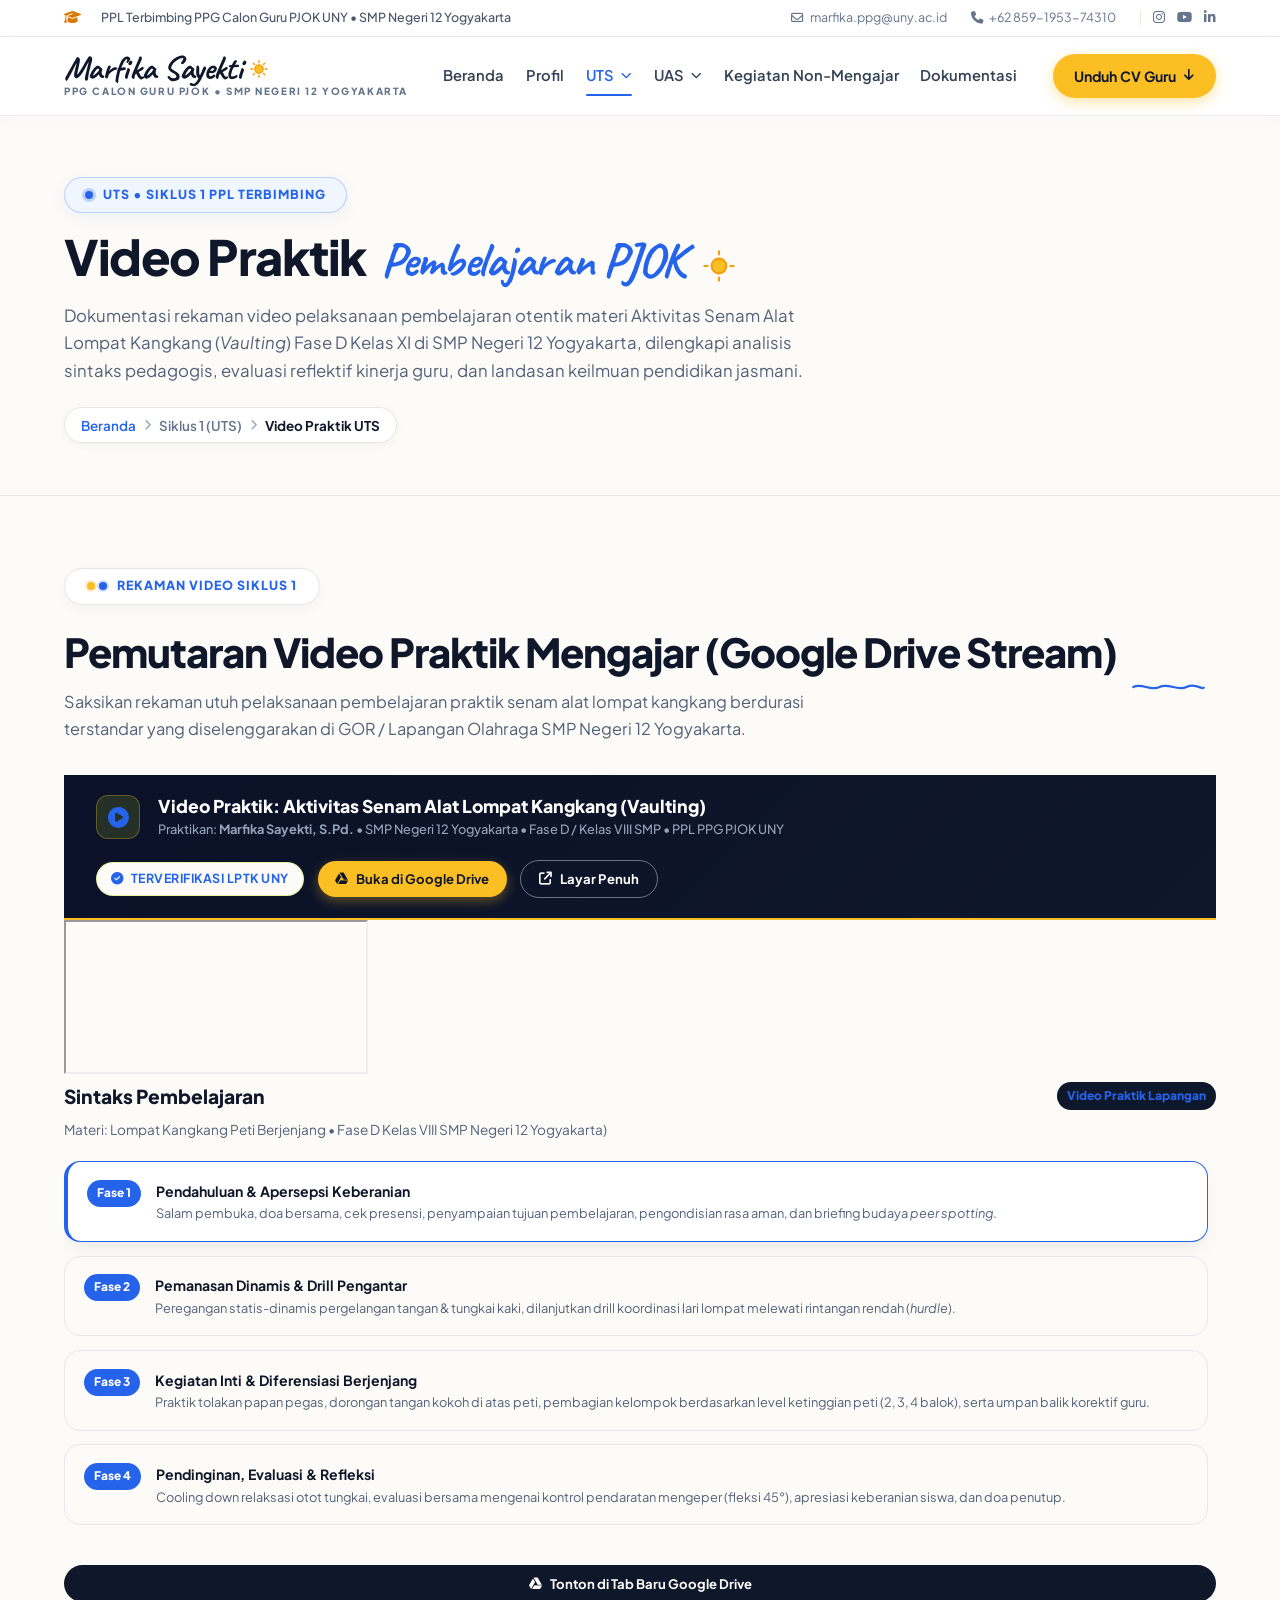
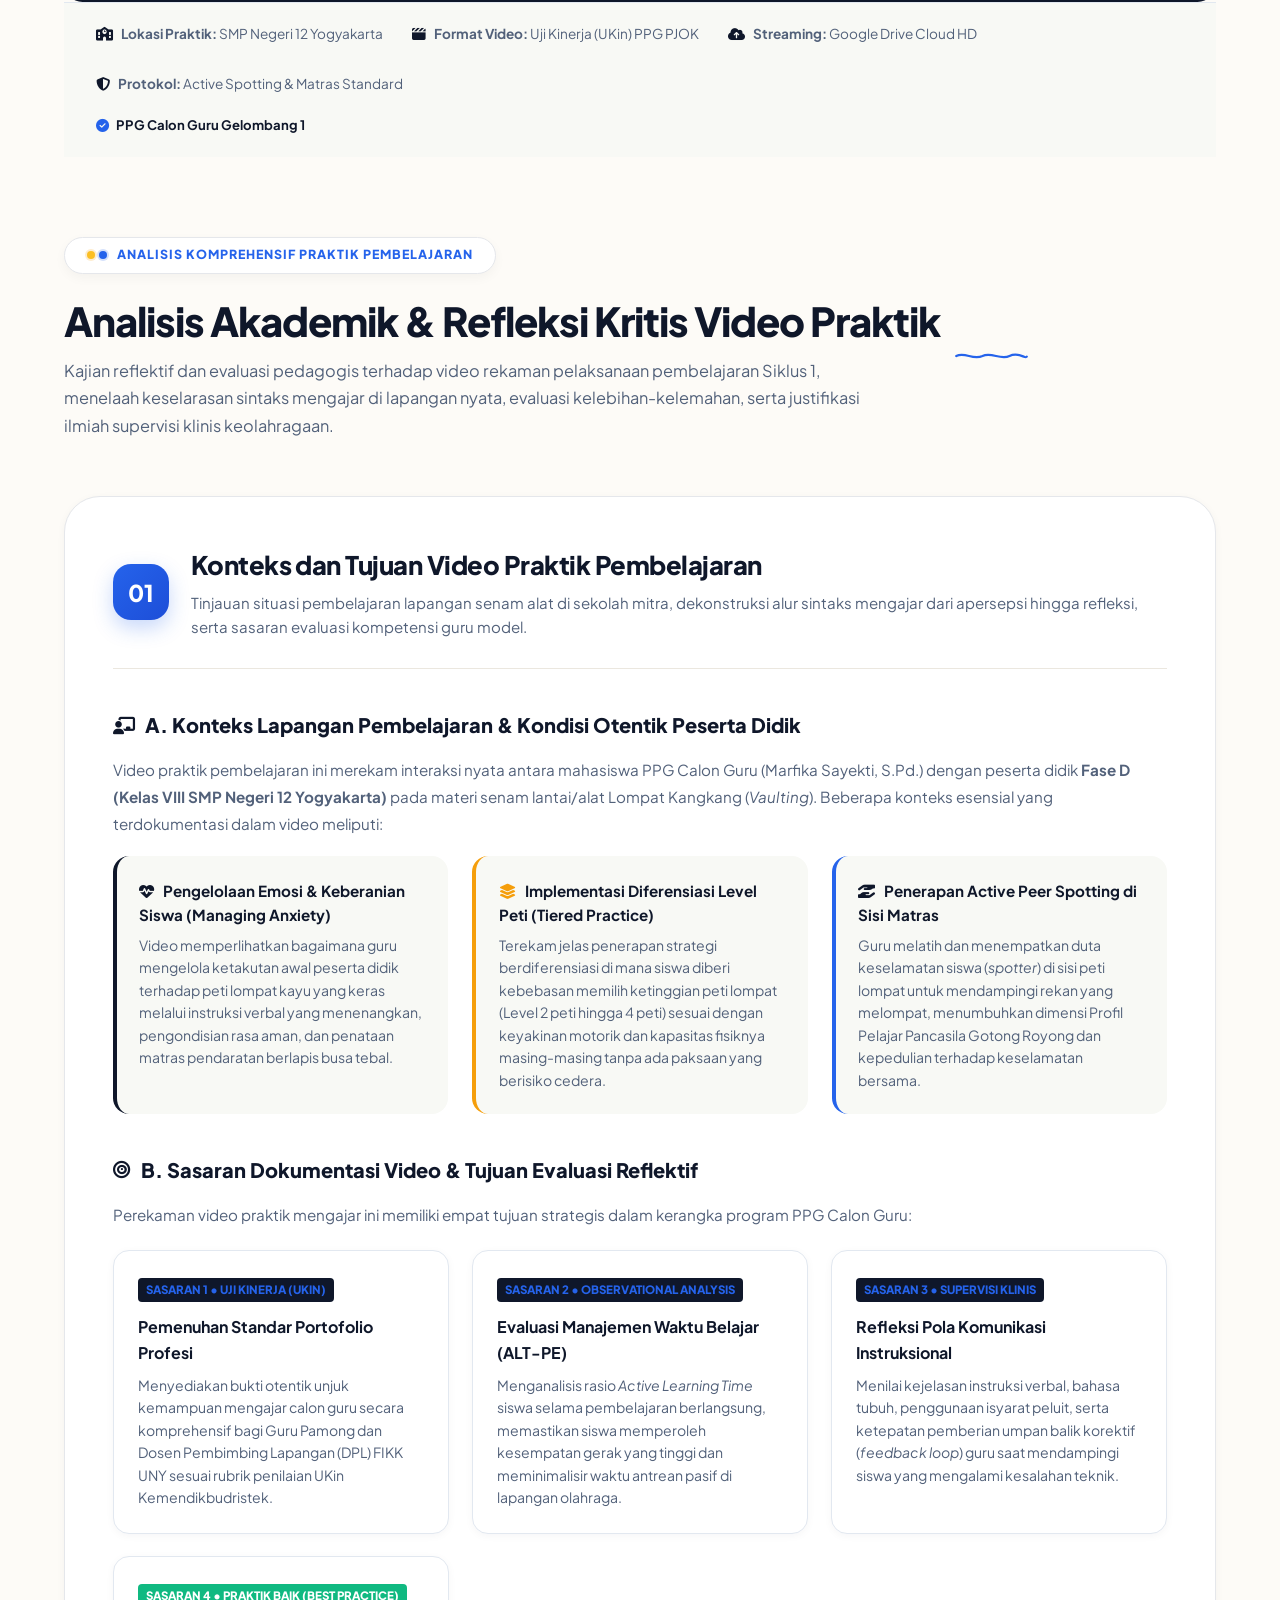
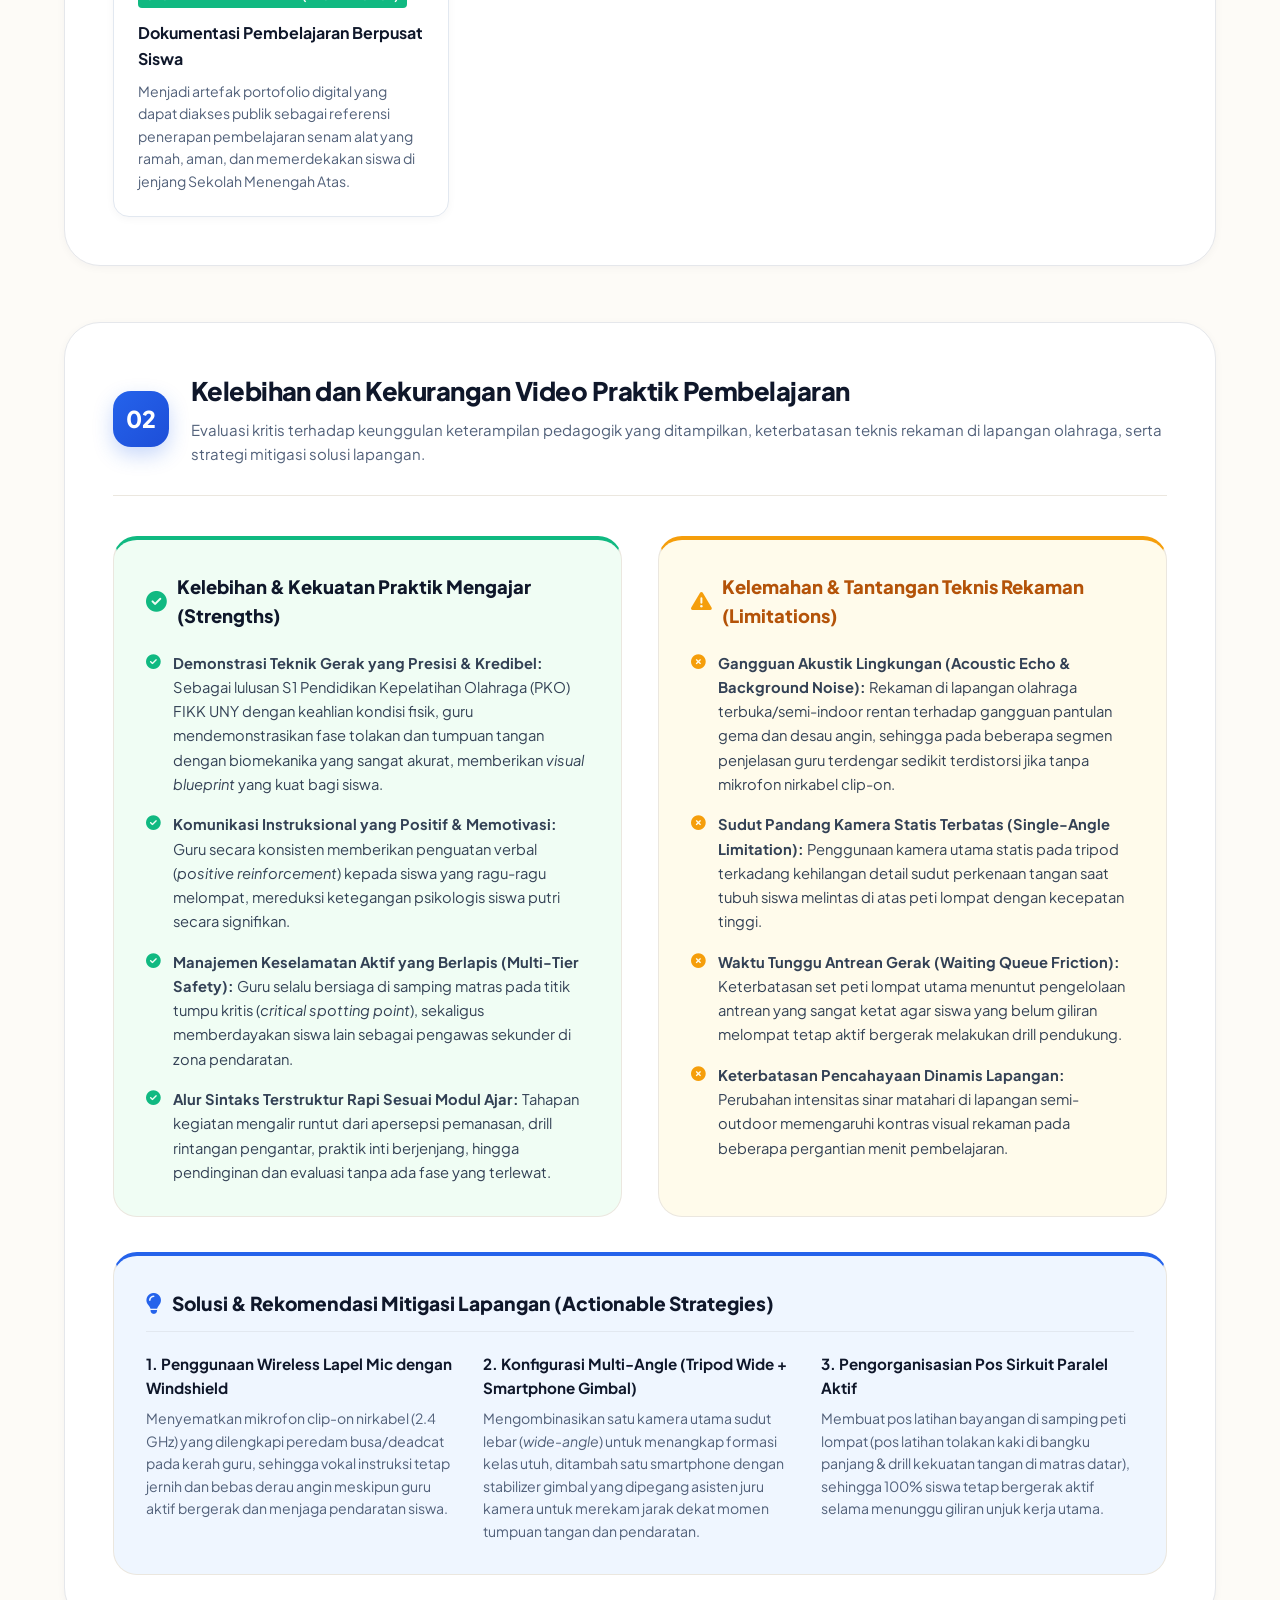
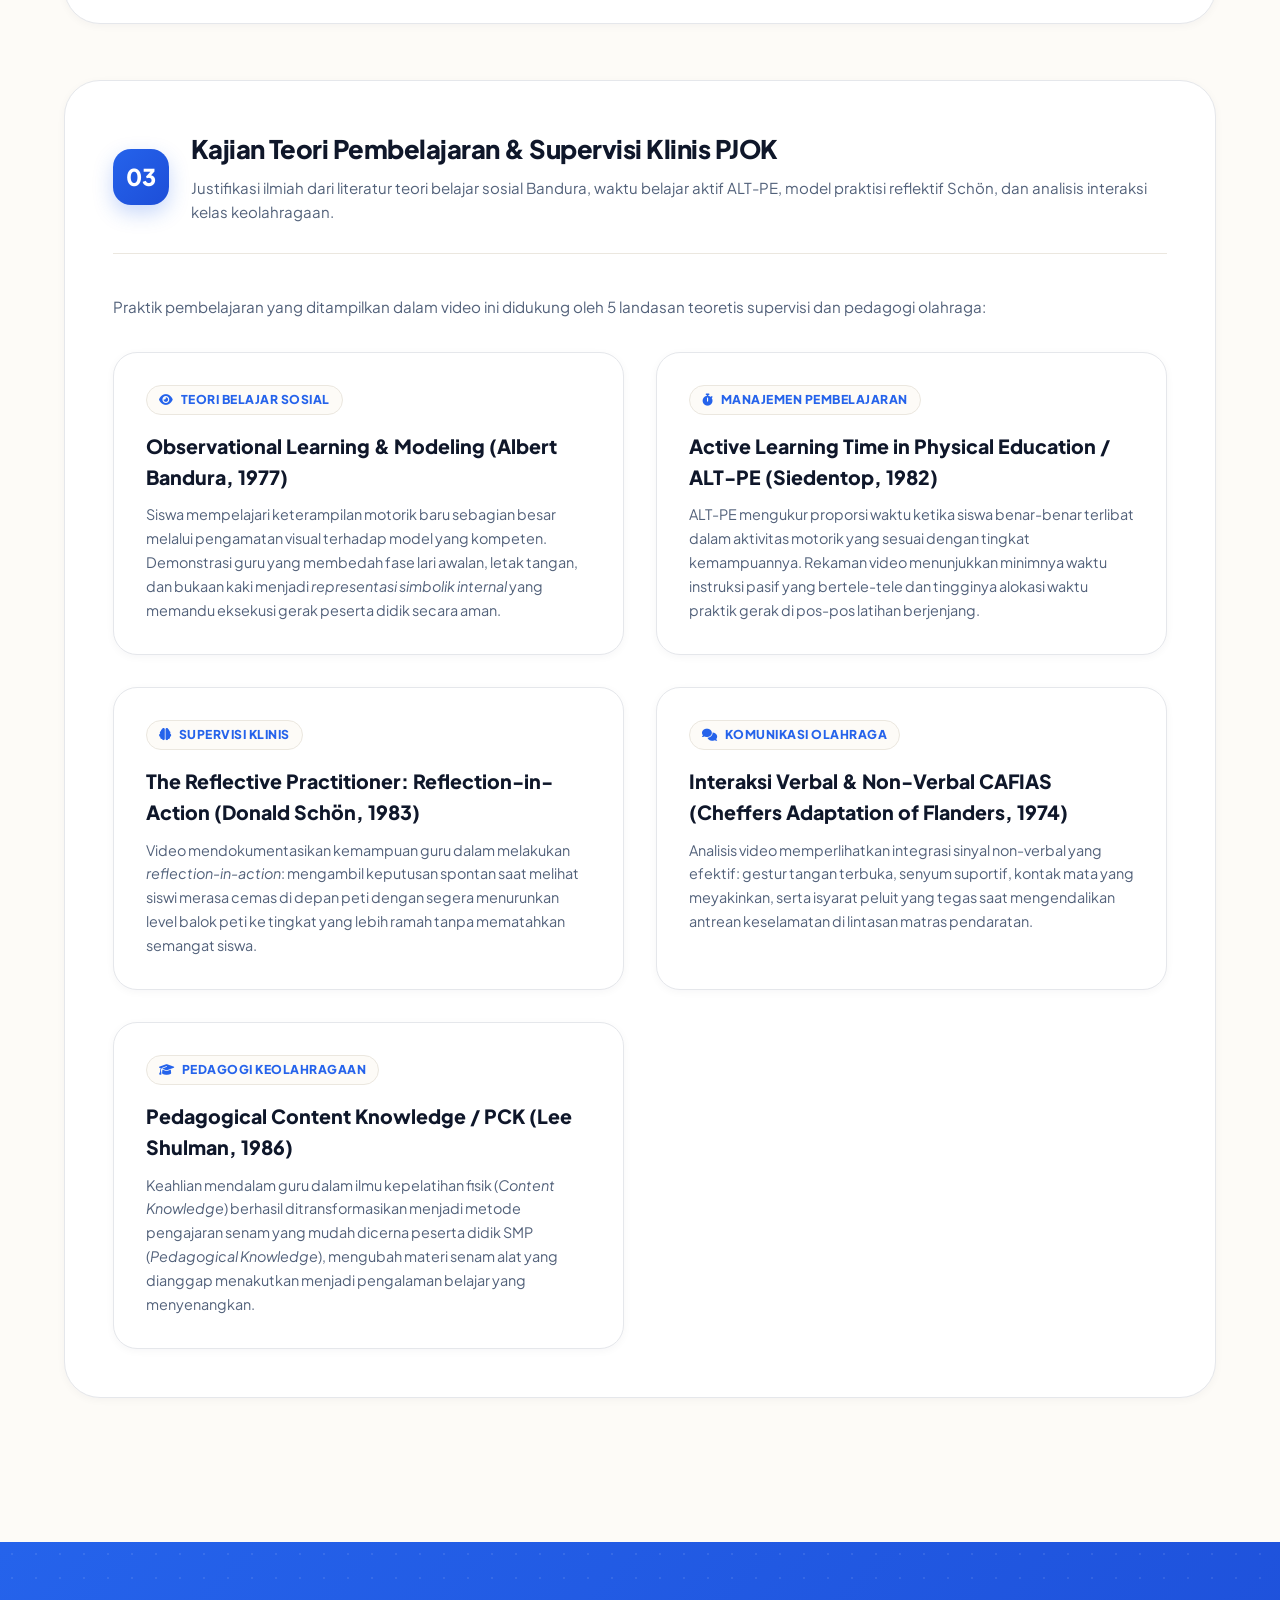
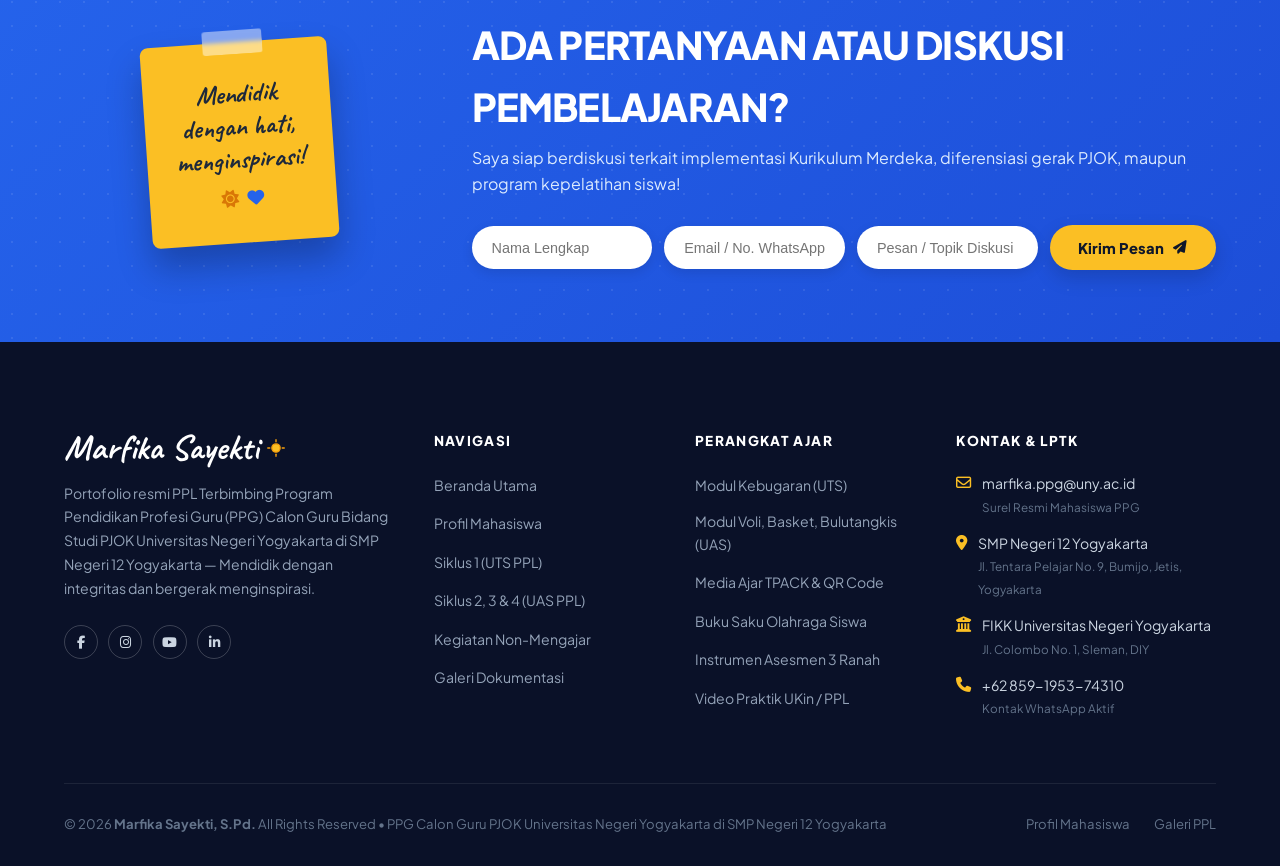
<file: UTS/video.html>
<!DOCTYPE html>
<html lang="id">
<head>
  <meta charset="UTF-8">
  <meta name="viewport" content="width=device-width, initial-scale=1.0">
  <title>UTS - Video Praktik Pembelajaran PJOK | Marfika Sayekti, S.Pd. - UNY</title>
  
  <link rel="icon" type="image/png" href="../logo.png">
  <link rel="preconnect" href="https://fonts.googleapis.com">
  <link rel="preconnect" href="https://fonts.gstatic.com" crossorigin>
  <link href="https://fonts.googleapis.com/css2?family=Caveat:wght@600;700&family=Plus+Jakarta+Sans:wght@300;400;500;600;700;800&display=swap" rel="stylesheet">
  <link rel="stylesheet" href="https://cdnjs.cloudflare.com/ajax/libs/font-awesome/6.5.1/css/all.min.css">
  <link rel="stylesheet" href="../css/studio-theme.css?v=2.1">
</head>
<body>

  <!-- =================================================================
       1. TOPBAR (Studio Theme)
       ================================================================= -->
    <!-- =================================================================
       1. TOPBAR (Studio Theme)
       ================================================================= -->
  <div class="topbar-studio">
    <div class="container topbar-studio-inner">
      <div class="topbar-left">
        <i class="fa-solid fa-graduation-cap lead-icon"></i>
        <span>PPL Terbimbing PPG Calon Guru PJOK UNY • SMP Negeri 12 Yogyakarta</span>
      </div>

      <div class="topbar-right">
        <a href="mailto:marfika.ppg@uny.ac.id" class="topbar-contact-item">
          <i class="fa-regular fa-envelope"></i>
          <span>marfika.ppg@uny.ac.id</span>
        </a>
        <a href="tel:+62859195374310" class="topbar-contact-item">
          <i class="fa-solid fa-phone"></i>
          <span>+62 859-1953-74310</span>
        </a>

        <div class="topbar-socials">
          <a href="javascript:void(0)" onclick="showToast('Instagram Marfika Sayekti')" class="topbar-social-link" aria-label="Instagram"><i class="fa-brands fa-instagram"></i></a>
          <a href="javascript:void(0)" onclick="showToast('Kanal YouTube Pembelajaran PJOK')" class="topbar-social-link" aria-label="YouTube"><i class="fa-brands fa-youtube"></i></a>
          <a href="javascript:void(0)" onclick="showToast('LinkedIn Marfika Sayekti')" class="topbar-social-link" aria-label="LinkedIn"><i class="fa-brands fa-linkedin-in"></i></a>
        </div>
      </div>
    </div>
  </div>

  <!-- =================================================================
       2. MAIN NAVBAR (Clean Studio Header + Script Logo & Sun Doodle)
       ================================================================= -->
  <header class="navbar-studio">
    <div class="container navbar-studio-inner">
      
      <!-- Brand Logo: Handwritten "Marfika" with radiant Sun Doodle -->
      <a href="../index.html" class="brand-studio">
        <div class="brand-studio-text">
          <span class="brand-studio-logo">
            Marfika Sayekti
            <!-- Sun Doodle SVG with Rays -->
            <svg class="sun-logo-doodle" viewBox="0 0 32 32" fill="none" xmlns="http://www.w3.org/2000/svg">
              <circle cx="16" cy="16" r="6" fill="#FBBF24" stroke="#F59E0B" stroke-width="2"/>
              <line x1="16" y1="4" x2="16" y2="7" stroke="#F59E0B" stroke-width="2" stroke-linecap="round"/>
              <line x1="16" y1="25" x2="16" y2="28" stroke="#F59E0B" stroke-width="2" stroke-linecap="round"/>
              <line x1="4" y1="16" x2="7" y2="16" stroke="#F59E0B" stroke-width="2" stroke-linecap="round"/>
              <line x1="25" y1="16" x2="28" y2="16" stroke="#F59E0B" stroke-width="2" stroke-linecap="round"/>
              <line x1="7.5" y1="7.5" x2="9.6" y2="9.6" stroke="#F59E0B" stroke-width="2" stroke-linecap="round"/>
              <line x1="22.4" y1="22.4" x2="24.5" y2="24.5" stroke="#F59E0B" stroke-width="2" stroke-linecap="round"/>
              <line x1="7.5" y1="24.5" x2="9.6" y2="22.4" stroke="#F59E0B" stroke-width="2" stroke-linecap="round"/>
              <line x1="22.4" y1="9.6" x2="24.5" y2="7.5" stroke="#F59E0B" stroke-width="2" stroke-linecap="round"/>
            </svg>
          </span>
          <span class="brand-studio-sub">PPG CALON GURU PJOK • SMP NEGERI 12 YOGYAKARTA</span>
        </div>
      </a>

      <!-- Navigation Links: 6 Menu Items Required -->
      <nav>
        <ul class="nav-menu-studio">
          <!-- 1. Beranda -->
          <li><a href="../index.html" class="nav-link-studio">Beranda</a></li>

          <!-- 2. Profil -->
          <li><a href="../profil.html" class="nav-link-studio">Profil</a></li>

          <!-- 3. UTS Dropdown -->
          <li class="nav-studio-dropdown">
            <a href="rancangan.html" class="nav-link-studio active">
              UTS <i class="fa-solid fa-chevron-down" style="font-size:0.68rem; margin-left:2px;"></i>
            </a>
            <ul class="dropdown-studio-menu">
              <li>
                <a href="rancangan.html" class="dropdown-studio-item">
                  <i class="fa-solid fa-file-pen"></i> Rancangan Pembelajaran
                </a>
              </li>
              <li>
                <a href="media.html" class="dropdown-studio-item">
                  <i class="fa-solid fa-photo-film"></i> Media Pembelajaran
                </a>
              </li>
              <li>
                <a href="materi.html" class="dropdown-studio-item">
                  <i class="fa-solid fa-book-open-reader"></i> Materi Pembelajaran
                </a>
              </li>
              <li>
                <a href="instrumen.html" class="dropdown-studio-item">
                  <i class="fa-solid fa-clipboard-check"></i> Instrumen Pembelajaran
                </a>
              </li>
            </ul>
          </li>

          <!-- 4. UAS Dropdown -->
          <li class="nav-studio-dropdown">
            <a href="../UAS/rancangan.html" class="nav-link-studio">
              UAS <i class="fa-solid fa-chevron-down" style="font-size:0.68rem; margin-left:2px;"></i>
            </a>
            <ul class="dropdown-studio-menu">
              <li>
                <a href="../UAS/rancangan.html" class="dropdown-studio-item">
                  <i class="fa-solid fa-file-circle-check"></i> Rancangan Pembelajaran
                </a>
              </li>
              <li>
                <a href="../UAS/media.html" class="dropdown-studio-item">
                  <i class="fa-solid fa-laptop-code"></i> Media Pembelajaran
                </a>
              </li>
              <li>
                <a href="../UAS/materi.html" class="dropdown-studio-item">
                  <i class="fa-solid fa-book-bookmark"></i> Materi Pembelajaran
                </a>
              </li>
              <li>
                <a href="../UAS/instrumen.html" class="dropdown-studio-item">
                  <i class="fa-solid fa-list-check"></i> Instrumen Pembelajaran
                </a>
              </li>
            </ul>
          </li>

          <!-- 5. Kegiatan Non-Mengajar -->
          <li><a href="../non-mengajar.html" class="nav-link-studio">Kegiatan Non-Mengajar</a></li>

          <!-- 6. Dokumentasi -->
          <li><a href="../dokumentasi.html" class="nav-link-studio">Dokumentasi</a></li>
        </ul>
      </nav>

      <!-- Right Action CTA: Golden-Yellow Pill Button -->
      <div style="display:flex; align-items:center; gap:0.75rem;">
        <a href="../profil.html#cv" class="btn-nav-connect" onclick="showToast('Unduh CV Guru Digital...');">
          <span>Unduh CV Guru</span>
          <i class="fa-solid fa-arrow-down"></i>
        </a>
        <button class="mobile-studio-toggle" aria-label="Buka Menu Navigasi">
          <i class="fa-solid fa-bars"></i>
        </button>
      </div>

    </div>
  </header>

  <!-- =================================================================
       3. SUBPAGE HERO HEADER (Studio Theme)
       ================================================================= -->
  <section class="subpage-studio-hero">
    <div class="container">
      <div class="hero-studio-badge" style="margin-bottom: 1rem;">
        <span class="badge-dot"></span>
        <span>UTS &bull; SIKLUS 1 PPL TERBIMBING</span>
      </div>

      <h1 class="subpage-hero-title">
        Video Praktik
        <span class="script-highlight" style="font-family: var(--font-script); color: var(--color-primary-blue); font-weight: 700; margin-left: 6px;">
          Pembelajaran PJOK
          <svg class="sun-doodle-hero" viewBox="0 0 44 44" fill="none" xmlns="http://www.w3.org/2000/svg" style="width:36px; height:36px; vertical-align:middle; margin-left:6px;">
            <circle cx="22" cy="22" r="9" fill="#FBBF24" stroke="#F59E0B" stroke-width="2.5"/>
            <line x1="22" y1="4" x2="22" y2="8" stroke="#F59E0B" stroke-width="2.5" stroke-linecap="round"/>
            <line x1="22" y1="36" x2="22" y2="40" stroke="#F59E0B" stroke-width="2.5" stroke-linecap="round"/>
            <line x1="4" y1="22" x2="8" y2="22" stroke="#F59E0B" stroke-width="2.5" stroke-linecap="round"/>
            <line x1="36" y1="22" x2="40" y2="22" stroke="#F59E0B" stroke-width="2.5" stroke-linecap="round"/>
          </svg>
        </span>
      </h1>

      <p class="subpage-hero-desc">
        Dokumentasi rekaman video pelaksanaan pembelajaran otentik materi Aktivitas Senam Alat Lompat Kangkang (<em>Vaulting</em>) Fase D Kelas XI di SMP Negeri 12 Yogyakarta, dilengkapi analisis sintaks pedagogis, evaluasi reflektif kinerja guru, dan landasan keilmuan pendidikan jasmani.
      </p>

      <div class="studio-breadcrumb">
        <a href="../index.html">Beranda</a>
        <i class="fa-solid fa-chevron-right"></i>
        <span>Siklus 1 (UTS)</span>
        <i class="fa-solid fa-chevron-right"></i>
        <span style="color:var(--color-midnight); font-weight:700;">Video Praktik UTS</span>
      </div>
    </div>
  </section>

  <!-- =================================================================
       4. MAIN CONTENT
       ================================================================= -->
  <main style="background: var(--color-bg-ivory); padding: 4.5rem 0 5.5rem;">
    <div class="container">
      
      <!-- =============================================================
           A. INTERACTIVE VIDEO PLAYER SECTION
           ============================================================= -->
      <section style="margin-bottom: 5rem;">
        <div class="section-agency-head" style="margin-bottom: 2rem;">
          <div class="badge-pill-group">
            <span class="twin-dot-icon">
              <span></span><span></span>
            </span>
            <span>REKAMAN VIDEO SIKLUS 1</span>
          </div>
          <h2 class="section-agency-title">
            Pemutaran Video Praktik Mengajar (Google Drive Stream)
            <span class="wavy-squiggle-wrap" style="display:inline-block; vertical-align:middle; margin-left:8px;">
              <svg class="wavy-squiggle-svg" viewBox="0 0 100 16" fill="none" xmlns="http://www.w3.org/2000/svg" style="width:75px; height:12px;">
                <path d="M3 8C15 2 25 14 38 8C50 2 62 14 74 8C86 2 95 12 97 9" stroke="#2563EB" stroke-width="3" stroke-linecap="round"/>
              </svg>
            </span>
          </h2>
          <p class="section-agency-subtitle">
            Saksikan rekaman utuh pelaksanaan pembelajaran praktik senam alat lompat kangkang berdurasi terstandar yang diselenggarakan di GOR / Lapangan Olahraga SMP Negeri 12 Yogyakarta.
          </p>
        </div>

        <!-- Video Showcase Container Card -->
        <div class="video-showcase-card">
          
          <!-- Toolbar -->
          <div class="pdf-viewer-toolbar">
            <div class="pdf-toolbar-info">
              <div class="pdf-toolbar-icon" style="background: rgba(184, 224, 35, 0.15); color: var(--color-accent-lime);">
                <i class="fa-solid fa-circle-play"></i>
              </div>
              <div>
                <div class="pdf-toolbar-title">
                  Video Praktik: Aktivitas Senam Alat Lompat Kangkang (Vaulting)
                </div>
                <div class="pdf-toolbar-sub">
                  Praktikan: <strong>Marfika Sayekti, S.Pd.</strong> • SMP Negeri 12 Yogyakarta • Fase D / Kelas VIII SMP • PPL PPG PJOK UNY
                </div>
              </div>
            </div>

            <div class="pdf-toolbar-actions">
              <span class="tag-pill" style="background: rgba(184, 224, 35, 0.2); color: #B8E023; font-weight: 700; border: 1px solid rgba(184, 224, 35, 0.4); padding: 6px 14px; font-size: 0.78rem;">
                <i class="fa-solid fa-circle-check" style="margin-right: 5px;"></i> Terverifikasi LPTK UNY
              </span>
              <a href="https://drive.google.com/file/d/1jb563L4hW5QZWdhceMtQFwhY7aDQ-BC4/view?usp=drive_link" target="_blank" rel="noopener noreferrer" class="btn btn-primary-lime btn-sm">
                <i class="fa-brands fa-google-drive"></i> Buka di Google Drive
              </a>
              <a href="https://drive.google.com/file/d/1jb563L4hW5QZWdhceMtQFwhY7aDQ-BC4/view?usp=drive_link" target="_blank" rel="noopener noreferrer" class="btn btn-outline-light btn-sm" style="border-color: rgba(255,255,255,0.4); color: #FFFFFF;">
                <i class="fa-solid fa-arrow-up-right-from-square"></i> Layar Penuh
              </a>
            </div>
          </div>

          <!-- Video Display Layout: Screen + Sidebar -->
          <div class="video-main-layout">
            
            <!-- Video Screen Wrapper with Google Drive Preview Iframe -->
            <div class="video-screen-wrapper">
              <iframe 
                src="https://drive.google.com/file/d/1jb563L4hW5QZWdhceMtQFwhY7aDQ-BC4/preview" 
                title="Video Praktik Pembelajaran Lompat Kangkang Marfika Sayekti"
                allow="autoplay; fullscreen"
                allowfullscreen>
                <p style="padding: 2rem; color: #FFFFFF; text-align: center;">
                  Peramban Anda tidak mendukung pemutaran video langsung. Silakan 
                  <a href="https://drive.google.com/file/d/1jb563L4hW5QZWdhceMtQFwhY7aDQ-BC4/view?usp=drive_link" target="_blank" style="color: var(--color-accent-lime); font-weight: bold; text-decoration: underline;">
                    Klik di sini untuk menonton video di Google Drive
                  </a>.
                </p>
              </iframe>
            </div>

            <!-- Video Sidebar & Timeline Sintaks -->
            <div class="video-sidebar-panel">
              <div style="display:flex; justify-content:space-between; align-items:center; margin-bottom: 0.5rem;">
                <h3 style="font-size:1.2rem; color:var(--color-primary-dark); font-weight:800; margin:0;">
                  Sintaks Pembelajaran
                </h3>
                <span class="time-badge" style="background:var(--color-primary-dark); color:var(--color-accent-lime); font-weight:800; font-size:0.75rem; padding:4px 10px; border-radius:var(--radius-pill);">
                  Video Praktik Lapangan
                </span>
              </div>
              <p style="font-size:0.85rem; color:var(--color-text-muted); margin-bottom:1.25rem;">
                Materi: Lompat Kangkang Peti Berjenjang • Fase D Kelas VIII SMP Negeri 12 Yogyakarta)
              </p>

              <!-- Timeline Items -->
              <div class="timeline-list">
                
                <div class="timeline-item active">
                  <span class="time-badge">Fase 1</span>
                  <div>
                    <strong style="font-size:0.88rem; color:var(--color-primary-dark); display:block; margin-bottom:2px;">
                      Pendahuluan & Apersepsi Keberanian
                    </strong>
                    <span style="font-size:0.8rem; color:var(--color-text-muted); line-height:1.5; display:block;">
                      Salam pembuka, doa bersama, cek presensi, penyampaian tujuan pembelajaran, pengondisian rasa aman, dan briefing budaya <em>peer spotting</em>.
                    </span>
                  </div>
                </div>

                <div class="timeline-item">
                  <span class="time-badge">Fase 2</span>
                  <div>
                    <strong style="font-size:0.88rem; color:var(--color-primary-dark); display:block; margin-bottom:2px;">
                      Pemanasan Dinamis & Drill Pengantar
                    </strong>
                    <span style="font-size:0.8rem; color:var(--color-text-muted); line-height:1.5; display:block;">
                      Peregangan statis-dinamis pergelangan tangan & tungkai kaki, dilanjutkan drill koordinasi lari lompat melewati rintangan rendah (<em>hurdle</em>).
                    </span>
                  </div>
                </div>

                <div class="timeline-item">
                  <span class="time-badge">Fase 3</span>
                  <div>
                    <strong style="font-size:0.88rem; color:var(--color-primary-dark); display:block; margin-bottom:2px;">
                      Kegiatan Inti & Diferensiasi Berjenjang
                    </strong>
                    <span style="font-size:0.8rem; color:var(--color-text-muted); line-height:1.5; display:block;">
                      Praktik tolakan papan pegas, dorongan tangan kokoh di atas peti, pembagian kelompok berdasarkan level ketinggian peti (2, 3, 4 balok), serta umpan balik korektif guru.
                    </span>
                  </div>
                </div>

                <div class="timeline-item">
                  <span class="time-badge">Fase 4</span>
                  <div>
                    <strong style="font-size:0.88rem; color:var(--color-primary-dark); display:block; margin-bottom:2px;">
                      Pendinginan, Evaluasi & Refleksi
                    </strong>
                    <span style="font-size:0.8rem; color:var(--color-text-muted); line-height:1.5; display:block;">
                      Cooling down relaksasi otot tungkai, evaluasi bersama mengenai kontrol pendaratan mengeper (fleksi 45°), apresiasi keberanian siswa, dan doa penutup.
                    </span>
                  </div>
                </div>

              </div>

              <!-- Action Link -->
              <div style="margin-top:auto; padding-top:1.5rem;">
                <a href="https://drive.google.com/file/d/1jb563L4hW5QZWdhceMtQFwhY7aDQ-BC4/view?usp=drive_link" target="_blank" rel="noopener noreferrer" class="btn btn-primary-dark btn-sm" style="width: 100%; text-align: center; justify-content: center;">
                  <i class="fa-brands fa-google-drive"></i> Tonton di Tab Baru Google Drive
                </a>
              </div>

            </div>

          </div>

          <!-- Footer Metadata Bar -->
          <div style="background: #F8F9F5; padding: 1.25rem 2rem; border-top: 1px solid var(--color-border-light); display: flex; align-items: center; justify-content: space-between; flex-wrap: wrap; gap: 1rem;">
            <div style="display: flex; align-items: center; gap: 1.8rem; flex-wrap: wrap;">
              <div style="font-size: 0.85rem; color: var(--color-text-muted);">
                <i class="fa-solid fa-school" style="color: var(--color-primary-dark); margin-right: 6px;"></i>
                <strong>Lokasi Praktik:</strong> SMP Negeri 12 Yogyakarta
              </div>
              <div style="font-size: 0.85rem; color: var(--color-text-muted);">
                <i class="fa-solid fa-clapperboard" style="color: var(--color-primary-dark); margin-right: 6px;"></i>
                <strong>Format Video:</strong> Uji Kinerja (UKin) PPG PJOK
              </div>
              <div style="font-size: 0.85rem; color: var(--color-text-muted);">
                <i class="fa-solid fa-cloud-arrow-up" style="color: var(--color-primary-dark); margin-right: 6px;"></i>
                <strong>Streaming:</strong> Google Drive Cloud HD
              </div>
              <div style="font-size: 0.85rem; color: var(--color-text-muted);">
                <i class="fa-solid fa-shield-halved" style="color: var(--color-primary-dark); margin-right: 6px;"></i>
                <strong>Protokol:</strong> Active Spotting & Matras Standard
              </div>
            </div>
            <div>
              <a href="javascript:void(0)" onclick="showToast('Video Resmi PPL Terbimbing PPG UNY 2026')" style="font-size: 0.82rem; color: var(--color-primary-dark); font-weight: 700; text-decoration: none;">
                <i class="fa-solid fa-circle-check" style="color: var(--color-accent-lime); margin-right: 5px;"></i> PPG Calon Guru Gelombang 1
              </a>
            </div>
          </div>

        </div>
      </section>

      <!-- =============================================================
           B. COMPREHENSIVE ANALYSIS OF THE TEACHING VIDEO
           ============================================================= -->
      <section>
        <div class="section-agency-head" style="margin-bottom: 3.5rem;">
          <div class="badge-pill-group">
            <span class="twin-dot-icon">
              <span></span><span></span>
            </span>
            <span>ANALISIS KOMPREHENSIF PRAKTIK PEMBELAJARAN</span>
          </div>
          <h2 class="section-agency-title">
            Analisis Akademik & Refleksi Kritis Video Praktik
            <span class="wavy-squiggle-wrap" style="display:inline-block; vertical-align:middle; margin-left:8px;">
              <svg class="wavy-squiggle-svg" viewBox="0 0 100 16" fill="none" xmlns="http://www.w3.org/2000/svg" style="width:75px; height:12px;">
                <path d="M3 8C15 2 25 14 38 8C50 2 62 14 74 8C86 2 95 12 97 9" stroke="#2563EB" stroke-width="3" stroke-linecap="round"/>
              </svg>
            </span>
          </h2>
          <p class="section-agency-subtitle">
            Kajian reflektif dan evaluasi pedagogis terhadap video rekaman pelaksanaan pembelajaran Siklus 1, menelaah keselarasan sintaks mengajar di lapangan nyata, evaluasi kelebihan-kelemahan, serta justifikasi ilmiah supervisi klinis keolahragaan.
          </p>
        </div>

        <!-- =========================================================
             1. KONTEKS DAN TUJUAN
             ========================================================= -->
        <article class="analysis-module-card">
          <div class="analysis-module-header">
            <div class="analysis-module-num">01</div>
            <div>
              <h3 class="analysis-module-title">Konteks dan Tujuan Video Praktik Pembelajaran</h3>
              <p class="analysis-module-desc">
                Tinjauan situasi pembelajaran lapangan senam alat di sekolah mitra, dekonstruksi alur sintaks mengajar dari apersepsi hingga refleksi, serta sasaran evaluasi kompetensi guru model.
              </p>
            </div>
          </div>

          <div class="analysis-content-body">
            
            <!-- Konteks Lapangan & Situasi Belajar -->
            <div style="margin-bottom: 2.5rem;">
              <h4 style="font-size: 1.25rem; font-weight: 800; color: var(--color-primary-dark); margin-bottom: 1rem; display: flex; align-items: center; gap: 0.65rem;">
                <i class="fa-solid fa-chalkboard-user" style="color: var(--color-primary-dark); font-size: 1.1rem;"></i>
                A. Konteks Lapangan Pembelajaran & Kondisi Otentik Peserta Didik
              </h4>
              <p style="font-size: 0.95rem; color: var(--color-text-muted); line-height: 1.75; margin-bottom: 1.2rem;">
                Video praktik pembelajaran ini merekam interaksi nyata antara mahasiswa PPG Calon Guru (Marfika Sayekti, S.Pd.) dengan peserta didik <strong>Fase D (Kelas VIII SMP Negeri 12 Yogyakarta)</strong> pada materi senam lantai/alat Lompat Kangkang (<em>Vaulting</em>). Beberapa konteks esensial yang terdokumentasi dalam video meliputi:
              </p>
              
              <div style="display: grid; grid-template-columns: repeat(auto-fit, minmax(320px, 1fr)); gap: 1.5rem; margin-bottom: 1.5rem;">
                <div style="background: #F8F9F5; border-radius: var(--radius-md); padding: 1.4rem; border-left: 4px solid var(--color-primary-dark);">
                  <strong style="display: block; color: var(--color-primary-dark); font-size: 0.95rem; margin-bottom: 0.4rem;">
                    <i class="fa-solid fa-heart-pulse" style="margin-right: 6px;"></i> Pengelolaan Emosi & Keberanian Siswa (Managing Anxiety)
                  </strong>
                  <p style="font-size: 0.88rem; color: var(--color-text-muted); line-height: 1.6; margin: 0;">
                    Video memperlihatkan bagaimana guru mengelola ketakutan awal peserta didik terhadap peti lompat kayu yang keras melalui instruksi verbal yang menenangkan, pengondisian rasa aman, dan penataan matras pendaratan berlapis busa tebal.
                  </p>
                </div>

                <div style="background: #F8F9F5; border-radius: var(--radius-md); padding: 1.4rem; border-left: 4px solid #F59E0B;">
                  <strong style="display: block; color: var(--color-primary-dark); font-size: 0.95rem; margin-bottom: 0.4rem;">
                    <i class="fa-solid fa-layer-group" style="margin-right: 6px; color: #F59E0B;"></i> Implementasi Diferensiasi Level Peti (Tiered Practice)
                  </strong>
                  <p style="font-size: 0.88rem; color: var(--color-text-muted); line-height: 1.6; margin: 0;">
                    Terekam jelas penerapan strategi berdiferensiasi di mana siswa diberi kebebasan memilih ketinggian peti lompat (Level 2 peti hingga 4 peti) sesuai dengan keyakinan motorik dan kapasitas fisiknya masing-masing tanpa ada paksaan yang berisiko cedera.
                  </p>
                </div>

                <div style="background: #F8F9F5; border-radius: var(--radius-md); padding: 1.4rem; border-left: 4px solid var(--color-accent-lime);">
                  <strong style="display: block; color: var(--color-primary-dark); font-size: 0.95rem; margin-bottom: 0.4rem;">
                    <i class="fa-solid fa-hand-holding-hand" style="margin-right: 6px;"></i> Penerapan Active Peer Spotting di Sisi Matras
                  </strong>
                  <p style="font-size: 0.88rem; color: var(--color-text-muted); line-height: 1.6; margin: 0;">
                    Guru melatih dan menempatkan duta keselamatan siswa (<em>spotter</em>) di sisi peti lompat untuk mendampingi rekan yang melompat, menumbuhkan dimensi Profil Pelajar Pancasila Gotong Royong dan kepedulian terhadap keselamatan bersama.
                  </p>
                </div>
              </div>
            </div>

            <!-- Sasaran dan Tujuan Dokumentasi Video -->
            <div>
              <h4 style="font-size: 1.25rem; font-weight: 800; color: var(--color-primary-dark); margin-bottom: 1rem; display: flex; align-items: center; gap: 0.65rem;">
                <i class="fa-solid fa-bullseye" style="color: var(--color-primary-dark); font-size: 1.1rem;"></i>
                B. Sasaran Dokumentasi Video & Tujuan Evaluasi Reflektif
              </h4>
              <p style="font-size: 0.95rem; color: var(--color-text-muted); line-height: 1.7; margin-bottom: 1.4rem;">
                Perekaman video praktik mengajar ini memiliki empat tujuan strategis dalam kerangka program PPG Calon Guru:
              </p>

              <div style="display: grid; grid-template-columns: repeat(auto-fit, minmax(260px, 1fr)); gap: 1.4rem;">
                
                <div style="background: #FFFFFF; border: 1px solid var(--color-border-light); border-radius: var(--radius-md); padding: 1.5rem; box-shadow: var(--shadow-sm);">
                  <div style="display: inline-block; background: var(--color-primary-dark); color: var(--color-accent-lime); font-size: 0.72rem; font-weight: 800; padding: 3px 8px; border-radius: 4px; margin-bottom: 0.75rem;">
                    SASARAN 1 • UJI KINERJA (UKIN)
                  </div>
                  <h5 style="font-size: 1rem; font-weight: 700; color: var(--color-primary-dark); margin-bottom: 0.5rem;">
                    Pemenuhan Standar Portofolio Profesi
                  </h5>
                  <p style="font-size: 0.88rem; color: var(--color-text-muted); line-height: 1.6; margin: 0;">
                    Menyediakan bukti otentik unjuk kemampuan mengajar calon guru secara komprehensif bagi Guru Pamong dan Dosen Pembimbing Lapangan (DPL) FIKK UNY sesuai rubrik penilaian UKin Kemendikbudristek.
                  </p>
                </div>

                <div style="background: #FFFFFF; border: 1px solid var(--color-border-light); border-radius: var(--radius-md); padding: 1.5rem; box-shadow: var(--shadow-sm);">
                  <div style="display: inline-block; background: var(--color-primary-dark); color: var(--color-accent-lime); font-size: 0.72rem; font-weight: 800; padding: 3px 8px; border-radius: 4px; margin-bottom: 0.75rem;">
                    SASARAN 2 • OBSERVATIONAL ANALYSIS
                  </div>
                  <h5 style="font-size: 1rem; font-weight: 700; color: var(--color-primary-dark); margin-bottom: 0.5rem;">
                    Evaluasi Manajemen Waktu Belajar (ALT-PE)
                  </h5>
                  <p style="font-size: 0.88rem; color: var(--color-text-muted); line-height: 1.6; margin: 0;">
                    Menganalisis rasio <em>Active Learning Time</em> siswa selama pembelajaran berlangsung, memastikan siswa memperoleh kesempatan gerak yang tinggi dan meminimalisir waktu antrean pasif di lapangan olahraga.
                  </p>
                </div>

                <div style="background: #FFFFFF; border: 1px solid var(--color-border-light); border-radius: var(--radius-md); padding: 1.5rem; box-shadow: var(--shadow-sm);">
                  <div style="display: inline-block; background: var(--color-primary-dark); color: var(--color-accent-lime); font-size: 0.72rem; font-weight: 800; padding: 3px 8px; border-radius: 4px; margin-bottom: 0.75rem;">
                    SASARAN 3 • SUPERVISI KLINIS
                  </div>
                  <h5 style="font-size: 1rem; font-weight: 700; color: var(--color-primary-dark); margin-bottom: 0.5rem;">
                    Refleksi Pola Komunikasi Instruksional
                  </h5>
                  <p style="font-size: 0.88rem; color: var(--color-text-muted); line-height: 1.6; margin: 0;">
                    Menilai kejelasan instruksi verbal, bahasa tubuh, penggunaan isyarat peluit, serta ketepatan pemberian umpan balik korektif (<em>feedback loop</em>) guru saat mendampingi siswa yang mengalami kesalahan teknik.
                  </p>
                </div>

                <div style="background: #FFFFFF; border: 1px solid var(--color-border-light); border-radius: var(--radius-md); padding: 1.5rem; box-shadow: var(--shadow-sm);">
                  <div style="display: inline-block; background: #10B981; color: #FFFFFF; font-size: 0.72rem; font-weight: 800; padding: 3px 8px; border-radius: 4px; margin-bottom: 0.75rem;">
                    SASARAN 4 • PRAKTIK BAIK (BEST PRACTICE)
                  </div>
                  <h5 style="font-size: 1rem; font-weight: 700; color: var(--color-primary-dark); margin-bottom: 0.5rem;">
                    Dokumentasi Pembelajaran Berpusat Siswa
                  </h5>
                  <p style="font-size: 0.88rem; color: var(--color-text-muted); line-height: 1.6; margin: 0;">
                    Menjadi artefak portofolio digital yang dapat diakses publik sebagai referensi penerapan pembelajaran senam alat yang ramah, aman, dan memerdekakan siswa di jenjang Sekolah Menengah Atas.
                  </p>
                </div>

              </div>
            </div>

          </div>
        </article>

        <!-- =========================================================
             2. KELEBIHAN DAN KEKURANGAN
             ========================================================= -->
        <article class="analysis-module-card">
          <div class="analysis-module-header">
            <div class="analysis-module-num">02</div>
            <div>
              <h3 class="analysis-module-title">Kelebihan dan Kekurangan Video Praktik Pembelajaran</h3>
              <p class="analysis-module-desc">
                Evaluasi kritis terhadap keunggulan keterampilan pedagogik yang ditampilkan, keterbatasan teknis rekaman di lapangan olahraga, serta strategi mitigasi solusi lapangan.
              </p>
            </div>
          </div>

          <div class="analysis-content-body">
            
            <!-- 2-Column Grid: Pro vs Con -->
            <div class="analysis-grid-2col">
              
              <!-- Kolom Kelebihan -->
              <div class="analysis-box-item pro">
                <div class="analysis-box-title" style="color: var(--color-primary-dark);">
                  <i class="fa-solid fa-circle-check" style="color: #10B981; font-size: 1.3rem;"></i>
                  Kelebihan & Kekuatan Praktik Mengajar (Strengths)
                </div>
                <ul class="analysis-list">
                  <li>
                    <i class="fa-solid fa-check-circle" style="color: #10B981;"></i>
                    <div>
                      <strong>Demonstrasi Teknik Gerak yang Presisi & Kredibel:</strong>
                      Sebagai lulusan S1 Pendidikan Kepelatihan Olahraga (PKO) FIKK UNY dengan keahlian kondisi fisik, guru mendemonstrasikan fase tolakan dan tumpuan tangan dengan biomekanika yang sangat akurat, memberikan <em>visual blueprint</em> yang kuat bagi siswa.
                    </div>
                  </li>
                  <li>
                    <i class="fa-solid fa-check-circle" style="color: #10B981;"></i>
                    <div>
                      <strong>Komunikasi Instruksional yang Positif & Memotivasi:</strong>
                      Guru secara konsisten memberikan penguatan verbal (<em>positive reinforcement</em>) kepada siswa yang ragu-ragu melompat, mereduksi ketegangan psikologis siswa putri secara signifikan.
                    </div>
                  </li>
                  <li>
                    <i class="fa-solid fa-check-circle" style="color: #10B981;"></i>
                    <div>
                      <strong>Manajemen Keselamatan Aktif yang Berlapis (Multi-Tier Safety):</strong>
                      Guru selalu bersiaga di samping matras pada titik tumpu kritis (<em>critical spotting point</em>), sekaligus memberdayakan siswa lain sebagai pengawas sekunder di zona pendaratan.
                    </div>
                  </li>
                  <li>
                    <i class="fa-solid fa-check-circle" style="color: #10B981;"></i>
                    <div>
                      <strong>Alur Sintaks Terstruktur Rapi Sesuai Modul Ajar:</strong>
                      Tahapan kegiatan mengalir runtut dari apersepsi pemanasan, drill rintangan pengantar, praktik inti berjenjang, hingga pendinginan dan evaluasi tanpa ada fase yang terlewat.
                    </div>
                  </li>
                </ul>
              </div>

              <!-- Kolom Kekurangan / Tantangan -->
              <div class="analysis-box-item con">
                <div class="analysis-box-title" style="color: #B45309;">
                  <i class="fa-solid fa-triangle-exclamation" style="color: #F59E0B; font-size: 1.3rem;"></i>
                  Kelemahan & Tantangan Teknis Rekaman (Limitations)
                </div>
                <ul class="analysis-list">
                  <li>
                    <i class="fa-solid fa-circle-xmark" style="color: #F59E0B;"></i>
                    <div>
                      <strong>Gangguan Akustik Lingkungan (Acoustic Echo & Background Noise):</strong>
                      Rekaman di lapangan olahraga terbuka/semi-indoor rentan terhadap gangguan pantulan gema dan desau angin, sehingga pada beberapa segmen penjelasan guru terdengar sedikit terdistorsi jika tanpa mikrofon nirkabel clip-on.
                    </div>
                  </li>
                  <li>
                    <i class="fa-solid fa-circle-xmark" style="color: #F59E0B;"></i>
                    <div>
                      <strong>Sudut Pandang Kamera Statis Terbatas (Single-Angle Limitation):</strong>
                      Penggunaan kamera utama statis pada tripod terkadang kehilangan detail sudut perkenaan tangan saat tubuh siswa melintas di atas peti lompat dengan kecepatan tinggi.
                    </div>
                  </li>
                  <li>
                    <i class="fa-solid fa-circle-xmark" style="color: #F59E0B;"></i>
                    <div>
                      <strong>Waktu Tunggu Antrean Gerak (Waiting Queue Friction):</strong>
                      Keterbatasan set peti lompat utama menuntut pengelolaan antrean yang sangat ketat agar siswa yang belum giliran melompat tetap aktif bergerak melakukan drill pendukung.
                    </div>
                  </li>
                  <li>
                    <i class="fa-solid fa-circle-xmark" style="color: #F59E0B;"></i>
                    <div>
                      <strong>Keterbatasan Pencahayaan Dinamis Lapangan:</strong>
                      Perubahan intensitas sinar matahari di lapangan semi-outdoor memengaruhi kontras visual rekaman pada beberapa pergantian menit pembelajaran.
                    </div>
                  </li>
                </ul>
              </div>

            </div>

            <!-- Solusi dan Mitigasi Lapangan -->
            <div class="analysis-box-item solution">
              <div class="analysis-box-title" style="color: var(--color-primary-dark); font-size: 1.2rem; border-bottom: 1px solid var(--color-border-light); padding-bottom: 0.75rem; margin-bottom: 1.25rem;">
                <i class="fa-solid fa-lightbulb" style="color: var(--color-accent-lime); font-size: 1.3rem;"></i>
                Solusi & Rekomendasi Mitigasi Lapangan (Actionable Strategies)
              </div>
              <div style="display: grid; grid-template-columns: repeat(auto-fit, minmax(280px, 1fr)); gap: 1.5rem;">
                <div>
                  <h5 style="color: var(--color-primary-dark); font-size: 0.95rem; font-weight: 700; margin-bottom: 0.4rem;">
                    1. Penggunaan Wireless Lapel Mic dengan Windshield
                  </h5>
                  <p style="font-size: 0.88rem; color: var(--color-text-muted); line-height: 1.6; margin: 0;">
                    Menyematkan mikrofon clip-on nirkabel (2.4 GHz) yang dilengkapi peredam busa/deadcat pada kerah guru, sehingga vokal instruksi tetap jernih dan bebas derau angin meskipun guru aktif bergerak dan menjaga pendaratan siswa.
                  </p>
                </div>
                <div>
                  <h5 style="color: var(--color-primary-dark); font-size: 0.95rem; font-weight: 700; margin-bottom: 0.4rem;">
                    2. Konfigurasi Multi-Angle (Tripod Wide + Smartphone Gimbal)
                  </h5>
                  <p style="font-size: 0.88rem; color: var(--color-text-muted); line-height: 1.6; margin: 0;">
                    Mengombinasikan satu kamera utama sudut lebar (<em>wide-angle</em>) untuk menangkap formasi kelas utuh, ditambah satu smartphone dengan stabilizer gimbal yang dipegang asisten juru kamera untuk merekam jarak dekat momen tumpuan tangan dan pendaratan.
                  </p>
                </div>
                <div>
                  <h5 style="color: var(--color-primary-dark); font-size: 0.95rem; font-weight: 700; margin-bottom: 0.4rem;">
                    3. Pengorganisasian Pos Sirkuit Paralel Aktif
                  </h5>
                  <p style="font-size: 0.88rem; color: var(--color-text-muted); line-height: 1.6; margin: 0;">
                    Membuat pos latihan bayangan di samping peti lompat (pos latihan tolakan kaki di bangku panjang & drill kekuatan tangan di matras datar), sehingga 100% siswa tetap bergerak aktif selama menunggu giliran unjuk kerja utama.
                  </p>
                </div>
              </div>
            </div>

          </div>
        </article>

        <!-- =========================================================
             3. KAJIAN TEORI
             ========================================================= -->
        <article class="analysis-module-card">
          <div class="analysis-module-header">
            <div class="analysis-module-num">03</div>
            <div>
              <h3 class="analysis-module-title">Kajian Teori Pembelajaran & Supervisi Klinis PJOK</h3>
              <p class="analysis-module-desc">
                Justifikasi ilmiah dari literatur teori belajar sosial Bandura, waktu belajar aktif ALT-PE, model praktisi reflektif Schön, dan analisis interaksi kelas keolahragaan.
              </p>
            </div>
          </div>

          <div class="analysis-content-body">
            
            <p style="font-size: 0.95rem; color: var(--color-text-muted); line-height: 1.75; margin-bottom: 2rem;">
              Praktik pembelajaran yang ditampilkan dalam video ini didukung oleh 5 landasan teoretis supervisi dan pedagogi olahraga:
            </p>

            <div class="theory-grid">
              
              <!-- Teori 1: Observational Learning Bandura -->
              <div class="theory-card">
                <span class="theory-badge">
                  <i class="fa-solid fa-eye" style="margin-right: 5px;"></i> Teori Belajar Sosial
                </span>
                <h4 class="theory-title">Observational Learning & Modeling (Albert Bandura, 1977)</h4>
                <p class="theory-desc">
                  Siswa mempelajari keterampilan motorik baru sebagian besar melalui pengamatan visual terhadap model yang kompeten. Demonstrasi guru yang membedah fase lari awalan, letak tangan, dan bukaan kaki menjadi <em>representasi simbolik internal</em> yang memandu eksekusi gerak peserta didik secara aman.
                </p>
              </div>

              <!-- Teori 2: ALT-PE Siedentop -->
              <div class="theory-card">
                <span class="theory-badge">
                  <i class="fa-solid fa-stopwatch" style="margin-right: 5px;"></i> Manajemen Pembelajaran
                </span>
                <h4 class="theory-title">Active Learning Time in Physical Education / ALT-PE (Siedentop, 1982)</h4>
                <p class="theory-desc">
                  ALT-PE mengukur proporsi waktu ketika siswa benar-benar terlibat dalam aktivitas motorik yang sesuai dengan tingkat kemampuannya. Rekaman video menunjukkan minimnya waktu instruksi pasif yang bertele-tele dan tingginya alokasi waktu praktik gerak di pos-pos latihan berjenjang.
                </p>
              </div>

              <!-- Teori 3: Donald Schon Reflective Practitioner -->
              <div class="theory-card">
                <span class="theory-badge">
                  <i class="fa-solid fa-brain" style="margin-right: 5px;"></i> Supervisi Klinis
                </span>
                <h4 class="theory-title">The Reflective Practitioner: Reflection-in-Action (Donald Schön, 1983)</h4>
                <p class="theory-desc">
                  Video mendokumentasikan kemampuan guru dalam melakukan <em>reflection-in-action</em>: mengambil keputusan spontan saat melihat siswi merasa cemas di depan peti dengan segera menurunkan level balok peti ke tingkat yang lebih ramah tanpa mematahkan semangat siswa.
                </p>
              </div>

              <!-- Teori 4: Cheffers CAFIAS Interaction -->
              <div class="theory-card">
                <span class="theory-badge">
                  <i class="fa-solid fa-comments" style="margin-right: 5px;"></i> Komunikasi Olahraga
                </span>
                <h4 class="theory-title">Interaksi Verbal & Non-Verbal CAFIAS (Cheffers Adaptation of Flanders, 1974)</h4>
                <p class="theory-desc">
                  Analisis video memperlihatkan integrasi sinyal non-verbal yang efektif: gestur tangan terbuka, senyum suportif, kontak mata yang meyakinkan, serta isyarat peluit yang tegas saat mengendalikan antrean keselamatan di lintasan matras pendaratan.
                </p>
              </div>

              <!-- Teori 5: Shulman PCK -->
              <div class="theory-card">
                <span class="theory-badge">
                  <i class="fa-solid fa-graduation-cap" style="margin-right: 5px;"></i> Pedagogi Keolahragaan
                </span>
                <h4 class="theory-title">Pedagogical Content Knowledge / PCK (Lee Shulman, 1986)</h4>
                <p class="theory-desc">
                  Keahlian mendalam guru dalam ilmu kepelatihan fisik (<em>Content Knowledge</em>) berhasil ditransformasikan menjadi metode pengajaran senam yang mudah dicerna peserta didik SMP (<em>Pedagogical Knowledge</em>), mengubah materi senam alat yang dianggap menakutkan menjadi pengalaman belajar yang menyenangkan.
                </p>
              </div>

            </div>

          </div>
        </article>

      </section>

    </div>
  </main>

  <!-- =================================================================
       5. CTA BANNER (Diskusi Pembelajaran & Kolaborasi)
       ================================================================= -->
  <section id="diskusi" class="section-cta-studio">
    <div class="container">
      <div class="cta-studio-container">
        
        <!-- Left Angled Yellow Sticky Note -->
        <div class="cta-sticky-note-wrapper">
          <div class="cta-yellow-sticky-note">
            <div class="sticky-note-text">
              Mendidik<br>
              dengan hati,<br>
              menginspirasi!
            </div>
            <div class="sticky-note-icons">
              <i class="fa-solid fa-sun" style="color:#D97706; font-size:1.1rem;"></i>
              <i class="fa-solid fa-heart" style="color:#2563EB; font-size:1.05rem;"></i>
            </div>
          </div>
        </div>

        <!-- Right Form Area -->
        <div class="cta-form-area">
          <h2>ADA PERTANYAAN ATAU DISKUSI PEMBELAJARAN?</h2>
          <p>Saya siap berdiskusi terkait implementasi Kurikulum Merdeka, diferensiasi gerak PJOK, maupun program kepelatihan siswa!</p>

          <form id="cta-project-form" class="cta-inline-form">
            <input type="text" id="cta-name" class="cta-input-studio" placeholder="Nama Lengkap" required>
            <input type="email" id="cta-email" class="cta-input-studio" placeholder="Email / No. WhatsApp" required>
            <input type="text" id="cta-message" class="cta-input-studio" placeholder="Pesan / Topik Diskusi" required>
            <button type="submit" class="btn-cta-submit">
              <span>Kirim Pesan</span>
              <i class="fa-solid fa-paper-plane"></i>
            </button>
          </form>
        </div>

      </div>
    </div>
  </section>

  <!-- =================================================================
       6. MIDNIGHT NAVY FOOTER
       ================================================================= -->
    <footer class="footer-midnight-studio">
    <div class="container">
      <div class="footer-studio-grid">
        
        <!-- Col 1: Brand Info -->
        <div>
          <a href="../index.html" class="footer-brand-logo">
            Marfika Sayekti
            <svg class="sun-logo-doodle" viewBox="0 0 32 32" fill="none" xmlns="http://www.w3.org/2000/svg">
              <circle cx="16" cy="16" r="6" fill="#FBBF24" stroke="#F59E0B" stroke-width="2"/>
              <line x1="16" y1="4" x2="16" y2="7" stroke="#F59E0B" stroke-width="2" stroke-linecap="round"/>
              <line x1="16" y1="25" x2="16" y2="28" stroke="#F59E0B" stroke-width="2" stroke-linecap="round"/>
              <line x1="4" y1="16" x2="7" y2="16" stroke="#F59E0B" stroke-width="2" stroke-linecap="round"/>
              <line x1="25" y1="16" x2="28" y2="16" stroke="#F59E0B" stroke-width="2" stroke-linecap="round"/>
            </svg>
          </a>
          <p class="footer-brand-desc">
            Portofolio resmi PPL Terbimbing Program Pendidikan Profesi Guru (PPG) Calon Guru Bidang Studi PJOK Universitas Negeri Yogyakarta di SMP Negeri 12 Yogyakarta — Mendidik dengan integritas dan bergerak menginspirasi.
          </p>
          <div class="footer-social-circles">
            <a href="javascript:void(0)" onclick="showStudioToast('Facebook')" class="footer-social-btn" aria-label="Facebook"><i class="fa-brands fa-facebook-f"></i></a>
            <a href="javascript:void(0)" onclick="showStudioToast('Instagram @marfikasayekti')" class="footer-social-btn" aria-label="Instagram"><i class="fa-brands fa-instagram"></i></a>
            <a href="javascript:void(0)" onclick="showStudioToast('YouTube Pembelajaran PJOK')" class="footer-social-btn" aria-label="YouTube"><i class="fa-brands fa-youtube"></i></a>
            <a href="javascript:void(0)" onclick="showStudioToast('LinkedIn Marfika Sayekti')" class="footer-social-btn" aria-label="LinkedIn"><i class="fa-brands fa-linkedin-in"></i></a>
          </div>
        </div>

        <!-- Col 2: NAVIGASI -->
        <div>
          <h4 class="footer-col-title">NAVIGASI</h4>
          <ul class="footer-links-list">
            <li><a href="../index.html" class="footer-link-item">Beranda Utama</a></li>
            <li><a href="../profil.html" class="footer-link-item">Profil Mahasiswa</a></li>
            <li><a href="../UTS/rancangan.html" class="footer-link-item">Siklus 1 (UTS PPL)</a></li>
            <li><a href="../UAS/rancangan.html" class="footer-link-item">Siklus 2, 3 &amp; 4 (UAS PPL)</a></li>
            <li><a href="../non-mengajar.html" class="footer-link-item">Kegiatan Non-Mengajar</a></li>
            <li><a href="../dokumentasi.html" class="footer-link-item">Galeri Dokumentasi</a></li>
          </ul>
        </div>

        <!-- Col 3: PERANGKAT AJAR -->
        <div>
          <h4 class="footer-col-title">PERANGKAT AJAR</h4>
          <ul class="footer-links-list">
            <li><a href="../UTS/rancangan.html" class="footer-link-item">Modul Kebugaran (UTS)</a></li>
            <li><a href="../UAS/rancangan.html" class="footer-link-item">Modul Voli, Basket, Bulutangkis (UAS)</a></li>
            <li><a href="../UTS/media.html" class="footer-link-item">Media Ajar TPACK &amp; QR Code</a></li>
            <li><a href="../UAS/materi.html" class="footer-link-item">Buku Saku Olahraga Siswa</a></li>
            <li><a href="../UTS/instrumen.html" class="footer-link-item">Instrumen Asesmen 3 Ranah</a></li>
            <li><a href="../UTS/video.html" class="footer-link-item">Video Praktik UKin / PPL</a></li>
          </ul>
        </div>

        <!-- Col 4: KONTAK RESMI & LPTK -->
        <div>
          <h4 class="footer-col-title">KONTAK &amp; LPTK</h4>
          <ul class="footer-contact-list">
            <li class="footer-contact-entry">
              <i class="fa-regular fa-envelope"></i>
              <span>marfika.ppg@uny.ac.id<br><small style="color:#64748B;">Surel Resmi Mahasiswa PPG</small></span>
            </li>
            <li class="footer-contact-entry">
              <i class="fa-solid fa-location-dot"></i>
              <span>SMP Negeri 12 Yogyakarta<br><small style="color:#64748B;">Jl. Tentara Pelajar No. 9, Bumijo, Jetis, Yogyakarta</small></span>
            </li>
            <li class="footer-contact-entry">
              <i class="fa-solid fa-building-columns"></i>
              <span>FIKK Universitas Negeri Yogyakarta<br><small style="color:#64748B;">Jl. Colombo No. 1, Sleman, DIY</small></span>
            </li>
            <li class="footer-contact-entry">
              <i class="fa-solid fa-phone"></i>
              <span>+62 859-1953-74310<br><small style="color:#64748B;">Kontak WhatsApp Aktif</small></span>
            </li>
          </ul>
        </div>

      </div>

      <!-- Footer Bottom Bar -->
      <div class="footer-bottom-bar">
        <div>
          &copy; 2026 <strong>Marfika Sayekti, S.Pd.</strong> All Rights Reserved &bull; PPG Calon Guru PJOK Universitas Negeri Yogyakarta di SMP Negeri 12 Yogyakarta
        </div>
        <div class="footer-bottom-links">
          <a href="../profil.html">Profil Mahasiswa</a>
          <a href="../dokumentasi.html">Galeri PPL</a>
        </div>
      </div>
    </div>
  </footer>

  <script src="../js/studio.js"></script>
</body>
</html>
</file>
<file: css/studio-theme.css>
/* ==========================================================================
   E-Portofolio PPG Calon Guru PJOK UNY - Krisna Pratama Aulihar, S.Pd.
   Theme: Maya Web Studio Inspired (Warm Cream + Royal Blue + Sunshine Gold + Midnight Navy)
   Handcrafted, Pixel-Perfect, High Performance & Anti-AI-Slop Architecture
   ========================================================================== */

/* --------------------------------------------------------------------------
   1. DESIGN TOKENS & SYSTEM VARIABLES
   -------------------------------------------------------------------------- */
:root {
  /* Color Palette */
  --color-primary-blue: #2563EB;        /* Vibrant Royal Blue */
  --color-primary-blue-hover: #1D4ED8;  /* Deeper Blue on hover */
  --color-primary-blue-light: #EFF6FF;  /* Soft Blue Tint */
  --color-primary-blue-subtle: #DBEAFE; /* Pastel Blue Border / Accent */
  
  --color-sun-yellow: #FBBF24;          /* Warm Sunshine Yellow (Hero Blob & Accents) */
  --color-sun-yellow-hover: #F59E0B;    /* Amber on hover */
  --color-sun-yellow-light: #FEF3C7;    /* Creamy Yellow Tint */
  --color-sun-yellow-dark: #D97706;     /* Deep Amber Text */

  --color-midnight: #0F172A;            /* Deep Midnight Navy (Footer & Headings) */
  --color-midnight-card: #1E293B;       /* Midnight slate */
  --color-midnight-deep: #0A1128;       /* Very dark navy */

  --color-bg-ivory: #FDFBF7;            /* Warm Off-White / Soft Cream (Main Body) */
  --color-bg-warm: #F8F6F0;             /* Subtle Alternate Section Background */
  --color-bg-card: #FFFFFF;             /* Pure Crisp White Card */

  --color-text-main: #0F172A;           /* Deep Navy / Slate 900 */
  --color-text-muted: #52617A;          /* Balanced Neutral Slate */
  --color-text-light: #94A3B8;          /* Light slate for footers */
  --color-text-white: #FFFFFF;

  --color-border-subtle: #EBE7DF;       /* Warm subtle border */
  --color-border-card: #E5E7EB;
  --color-border-light: #E2E8F0;

  /* Subpage Compatibility Tokens */
  --color-primary-dark: #0F172A;
  --color-accent-lime: #2563EB;
  --color-primary-green: #2563EB;

  /* Typography */
  --font-sans: 'Plus Jakarta Sans', -apple-system, BlinkMacSystemFont, "Segoe UI", Roboto, sans-serif;
  --font-script: 'Caveat', cursive;     /* Handwritten script matching reference */

  /* Radii */
  --radius-xs: 6px;
  --radius-sm: 10px;
  --radius-md: 16px;
  --radius-lg: 24px;
  --radius-xl: 36px;
  --radius-pill: 9999px;

  /* Elevation Shadows */
  --shadow-sm: 0 2px 8px rgba(15, 23, 42, 0.04);
  --shadow-md: 0 10px 25px -5px rgba(15, 23, 42, 0.06), 0 8px 10px -6px rgba(15, 23, 42, 0.04);
  --shadow-lg: 0 20px 35px -10px rgba(15, 23, 42, 0.09), 0 10px 15px -5px rgba(15, 23, 42, 0.03);
  --shadow-xl: 0 25px 50px -12px rgba(15, 23, 42, 0.15);
  --shadow-yellow: 0 12px 28px -6px rgba(245, 158, 11, 0.35);
  --shadow-blue: 0 12px 28px -6px rgba(37, 99, 235, 0.35);

  /* Transitions */
  --transition-fast: 0.2s cubic-bezier(0.16, 1, 0.3, 1);
  --transition-smooth: 0.35s cubic-bezier(0.16, 1, 0.3, 1);
  --transition-bounce: 0.4s cubic-bezier(0.34, 1.56, 0.64, 1);
}

/* --------------------------------------------------------------------------
   2. RESET & GLOBAL RESETS
   -------------------------------------------------------------------------- */
*, *::before, *::after {
  box-sizing: border-box;
  margin: 0;
  padding: 0;
}

html {
  scroll-behavior: smooth;
  font-family: var(--font-sans);
  background-color: var(--color-bg-ivory);
  color: var(--color-text-main);
  line-height: 1.6;
  -webkit-font-smoothing: antialiased;
}

body {
  position: relative;
  overflow-x: hidden;
  background-color: var(--color-bg-ivory);
}

img {
  max-width: 100%;
  height: auto;
  display: block;
}

a {
  color: inherit;
  text-decoration: none;
}

button {
  font-family: inherit;
  cursor: pointer;
  border: none;
  background: none;
}

/* Container */
.container {
  width: 100%;
  max-width: 1200px;
  margin: 0 auto;
  padding: 0 1.5rem;
  position: relative;
}

/* Script Typography Utility */
.script-yellow {
  font-family: var(--font-script);
  color: var(--color-sun-yellow-hover);
  font-size: 1.15em;
  font-weight: 700;
  display: inline-block;
  line-height: 1;
}

.script-blue {
  font-family: var(--font-script);
  color: var(--color-primary-blue);
  font-size: 1.18em;
  font-weight: 700;
  display: inline-block;
  line-height: 1;
}

/* Category Label Badges */
.category-badge-blue {
  font-size: 0.78rem;
  font-weight: 800;
  text-transform: uppercase;
  letter-spacing: 0.08em;
  color: var(--color-primary-blue);
  margin-bottom: 0.85rem;
  display: inline-block;
}

.category-badge-yellow {
  font-size: 0.78rem;
  font-weight: 800;
  text-transform: uppercase;
  letter-spacing: 0.08em;
  color: var(--color-sun-yellow-dark);
  margin-bottom: 0.85rem;
  display: inline-block;
}

/* --------------------------------------------------------------------------
   3. TOPBAR (Minimal, Crisp, Outlined Icons - Reference Match)
   -------------------------------------------------------------------------- */
.topbar-studio {
  background: #ffffff;
  border-bottom: 1px solid var(--color-border-subtle);
  font-size: 0.78rem;
  color: #64748B;
  padding: 0.5rem 0;
  position: relative;
  z-index: 99;
}

.topbar-studio-inner {
  display: flex;
  align-items: center;
  justify-content: space-between;
  gap: 1rem;
}

.topbar-left,
.topbar-studio-left {
  display: flex;
  align-items: center;
  gap: 1.25rem;
  font-weight: 500;
  color: #475569;
  flex-wrap: wrap;
}

.topbar-left .lead-icon,
.topbar-studio-left .lead-icon {
  font-size: 0.85rem;
  color: var(--color-sun-yellow-dark);
}

.topbar-right,
.topbar-studio-right {
  display: flex;
  align-items: center;
  gap: 1.5rem;
  flex-wrap: wrap;
}

.topbar-contact-item,
.topbar-link-studio {
  display: inline-flex;
  align-items: center;
  gap: 0.4rem;
  color: #64748B;
  text-decoration: none;
  white-space: nowrap;
  transition: var(--transition-fast);
}

.topbar-contact-item:hover,
.topbar-link-studio:hover {
  color: var(--color-primary-blue);
}

.topbar-hours {
  color: #64748B;
  font-weight: 500;
  white-space: nowrap;
}

.topbar-socials,
.topbar-social-links {
  display: flex;
  align-items: center;
  gap: 0.75rem;
  padding-left: 0.75rem;
  border-left: 1px solid var(--color-border-subtle);
}

.topbar-social-link,
.topbar-social-links a {
  color: #64748B;
  font-size: 0.85rem;
  transition: var(--transition-fast);
  display: flex;
  align-items: center;
  justify-content: center;
  text-decoration: none;
}

.topbar-social-link:hover,
.topbar-social-links a:hover {
  color: var(--color-primary-blue);
  transform: translateY(-1px);
}

/* --------------------------------------------------------------------------
   4. MAIN NAVBAR (Clean Studio Header + Script Logo & Sun Doodle)
   -------------------------------------------------------------------------- */
.navbar-studio {
  background: #ffffff;
  position: sticky;
  top: 0;
  left: 0;
  right: 0;
  z-index: 100;
  border-bottom: 1px solid rgba(229, 231, 235, 0.7);
  box-shadow: 0 4px 20px rgba(0, 0, 0, 0.02);
  transition: var(--transition-smooth);
  padding: 0.95rem 0;
}

.navbar-studio.scrolled {
  padding: 0.75rem 0;
  box-shadow: 0 8px 30px rgba(0, 0, 0, 0.06);
}

.navbar-studio-inner {
  display: flex;
  align-items: center;
  justify-content: space-between;
}

/* Logo: Handcrafted brand title with sun doodle */
.brand-studio {
  display: flex;
  align-items: center;
  gap: 0.6rem;
  text-decoration: none;
}

.brand-studio-text {
  display: flex;
  flex-direction: column;
}

.brand-studio-logo,
.brand-studio-name {
  font-family: var(--font-script);
  font-size: 2.1rem;
  font-weight: 700;
  color: var(--color-text-main);
  line-height: 1;
  display: inline-flex;
  align-items: center;
  gap: 0.35rem;
  letter-spacing: -0.02em;
  white-space: nowrap;
}

.brand-studio-sub,
.brand-tagline {
  font-size: 0.62rem;
  font-weight: 800;
  letter-spacing: 0.16em;
  text-transform: uppercase;
  color: #64748B;
  margin-top: -2px;
  white-space: nowrap;
}

/* Sun doodle icon beside logo */
.sun-logo-doodle {
  width: 22px;
  height: 22px;
  animation: sunGlow 4s ease-in-out infinite alternate;
}

@keyframes sunGlow {
  0% { transform: scale(1) rotate(0deg); }
  50% { transform: scale(1.1) rotate(15deg); }
  100% { transform: scale(1) rotate(0deg); }
}

/* Nav Menu Links */
.nav-menu-studio {
  display: flex;
  align-items: center;
  gap: 1.35rem;
  list-style: none;
  margin: 0;
  padding: 0;
}

.nav-link-studio {
  font-size: 0.92rem;
  font-weight: 600;
  color: #334155;
  transition: var(--transition-fast);
  position: relative;
  padding: 0.4rem 0;
  display: inline-flex;
  align-items: center;
  gap: 0.35rem;
  white-space: nowrap;
  text-decoration: none;
}

.nav-link-studio:hover,
.nav-link-studio.active {
  color: var(--color-primary-blue);
}

.nav-link-studio.active::after {
  content: '';
  position: absolute;
  bottom: -2px;
  left: 0;
  width: 100%;
  height: 2.5px;
  border-radius: var(--radius-pill);
  background: var(--color-primary-blue);
}

/* Dropdown Menu */
.nav-studio-dropdown {
  position: relative;
  display: inline-flex;
  align-items: center;
}

.nav-studio-dropdown::after {
  content: '';
  position: absolute;
  top: 100%;
  left: 0;
  width: 100%;
  height: 14px;
}

.dropdown-studio-menu {
  position: absolute;
  top: 100%;
  left: 0;
  transform: translateY(10px);
  min-width: 250px;
  background: #ffffff;
  border: 1px solid var(--color-border-subtle);
  border-radius: var(--radius-md);
  box-shadow: 0 15px 35px -5px rgba(15, 23, 42, 0.12), 0 8px 16px -6px rgba(15, 23, 42, 0.08);
  padding: 0.6rem 0;
  list-style: none;
  opacity: 0;
  visibility: hidden;
  transition: all 0.25s cubic-bezier(0.16, 1, 0.3, 1);
  z-index: 120;
}

.nav-studio-dropdown:hover .dropdown-studio-menu {
  opacity: 1;
  visibility: visible;
  transform: translateY(4px);
}

.dropdown-studio-item {
  display: flex;
  align-items: center;
  gap: 0.75rem;
  padding: 0.65rem 1.25rem;
  font-size: 0.88rem;
  font-weight: 600;
  color: #334155;
  transition: var(--transition-fast);
}

.dropdown-studio-item i {
  color: var(--color-primary-blue);
  font-size: 0.9rem;
  width: 16px;
}

.dropdown-studio-item:hover {
  background: var(--color-primary-blue-light);
  color: var(--color-primary-blue);
  padding-left: 1.5rem;
}

/* Right Nav CTA Button: Vibrant Golden-Yellow Pill */
.btn-nav-connect,
.btn-studio-cta-nav {
  background: var(--color-sun-yellow);
  color: var(--color-midnight) !important;
  font-size: 0.88rem;
  font-weight: 700;
  padding: 0.65rem 1.35rem;
  border-radius: var(--radius-pill);
  display: inline-flex;
  align-items: center;
  gap: 0.5rem;
  transition: var(--transition-smooth);
  box-shadow: 0 4px 14px rgba(251, 191, 36, 0.4);
  white-space: nowrap;
  flex-shrink: 0;
  text-decoration: none !important;
  border: none;
  cursor: pointer;
}

.btn-nav-connect:hover,
.btn-studio-cta-nav:hover {
  background: var(--color-sun-yellow-hover);
  transform: translateY(-2px);
  box-shadow: 0 8px 20px rgba(245, 158, 11, 0.5);
  color: var(--color-midnight) !important;
}

.btn-nav-connect i,
.btn-studio-cta-nav i {
  font-size: 0.8rem;
  transition: transform var(--transition-fast);
}

.btn-nav-connect:hover i,
.btn-studio-cta-nav:hover i {
  transform: translateX(3px);
}

/* Mobile Toggle */
.mobile-studio-toggle {
  display: none;
  font-size: 1.4rem;
  color: var(--color-midnight);
  padding: 0.4rem;
}

/* --------------------------------------------------------------------------
   5. HERO SECTION (Exact Reference: Organic Yellow Blob + Script Text + Floating Card)
   -------------------------------------------------------------------------- */
.hero-studio {
  background-color: var(--color-bg-ivory);
  padding: 4.5rem 0 5rem;
  position: relative;
  overflow: hidden;
}

/* Soft decorative background shapes */
.hero-studio::before {
  content: '';
  position: absolute;
  top: -100px;
  right: -80px;
  width: 450px;
  height: 450px;
  background: radial-gradient(circle, rgba(219, 234, 254, 0.7) 0%, rgba(219, 234, 254, 0) 70%);
  border-radius: 50%;
  pointer-events: none;
  z-index: 0;
}

.hero-studio-grid {
  display: grid;
  grid-template-columns: 1.08fr 1fr;
  align-items: center;
  gap: 3.5rem;
  position: relative;
  z-index: 1;
}

/* Left Typography Column */
.hero-studio-content {
  max-width: 540px;
}

.hero-studio-title {
  font-size: clamp(2.4rem, 4.2vw, 3.45rem);
  font-weight: 800;
  line-height: 1.14;
  letter-spacing: -0.03em;
  color: var(--color-text-main);
  margin-bottom: 1.25rem;
}

/* Headline Sun Sparkle */
.doodle-sun-wrap {
  display: inline-block;
  vertical-align: middle;
  margin-left: 0.25rem;
}

.doodle-sun {
  width: 36px;
  height: 36px;
  animation: sunGlow 5s ease-in-out infinite alternate;
}

.hero-studio-desc {
  font-size: 1.05rem;
  line-height: 1.7;
  color: var(--color-text-muted);
  margin-bottom: 2rem;
}

/* CTA Buttons Row */
.hero-studio-actions {
  display: flex;
  align-items: center;
  gap: 1.2rem;
  flex-wrap: wrap;
  margin-bottom: 1.6rem;
}

/* Primary Button: Royal Blue Pill */
.btn-studio-primary {
  background: var(--color-primary-blue);
  color: #ffffff;
  font-size: 0.95rem;
  font-weight: 700;
  padding: 0.85rem 1.8rem;
  border-radius: var(--radius-pill);
  display: inline-flex;
  align-items: center;
  gap: 0.6rem;
  box-shadow: var(--shadow-blue);
  transition: var(--transition-smooth);
}

.btn-studio-primary:hover {
  background: var(--color-primary-blue-hover);
  transform: translateY(-2px);
  box-shadow: 0 16px 32px -8px rgba(37, 99, 235, 0.45);
}

.btn-studio-primary i {
  font-size: 0.85rem;
  transition: transform var(--transition-fast);
}

.btn-studio-primary:hover i {
  transform: translateX(4px);
}

/* Ghost / Play Button */
.btn-studio-play {
  background: #ffffff;
  color: var(--color-text-main);
  font-size: 0.92rem;
  font-weight: 700;
  padding: 0.75rem 1.4rem;
  border-radius: var(--radius-pill);
  display: inline-flex;
  align-items: center;
  gap: 0.65rem;
  border: 1px solid var(--color-border-subtle);
  box-shadow: var(--shadow-sm);
  transition: var(--transition-fast);
}

.btn-studio-play:hover {
  background: var(--color-primary-blue-light);
  border-color: var(--color-primary-blue-subtle);
  color: var(--color-primary-blue);
  transform: translateY(-2px);
}

.play-circle-icon {
  width: 28px;
  height: 28px;
  border-radius: 50%;
  background: var(--color-primary-blue-light);
  color: var(--color-primary-blue);
  display: flex;
  align-items: center;
  justify-content: center;
  font-size: 0.75rem;
  padding-left: 2px;
  transition: var(--transition-fast);
}

.btn-studio-play:hover .play-circle-icon {
  background: var(--color-primary-blue);
  color: #ffffff;
}

/* Doodle note below CTA */
.hero-doodle-note {
  display: flex;
  align-items: center;
  gap: 0.65rem;
  font-family: var(--font-script);
  font-size: 1.28rem;
  font-weight: 600;
  color: #334155;
  margin-top: 0.25rem;
}

.curved-doodle-arrow {
  width: 32px;
  height: 22px;
  stroke: #1E293B;
  stroke-width: 2;
  fill: none;
  stroke-linecap: round;
  stroke-linejoin: round;
  flex-shrink: 0;
}

/* License Tag Pills under Hero */
.hero-license-tags {
  display: flex;
  gap: 0.6rem;
  flex-wrap: wrap;
  margin-top: 1.5rem;
  margin-bottom: 0.5rem;
}

.license-tag-pill {
  display: inline-flex;
  align-items: center;
  gap: 0.45rem;
  padding: 0.4rem 0.95rem;
  border-radius: var(--radius-pill);
  font-size: 0.8rem;
  font-weight: 700;
  transition: var(--transition-fast);
}

.license-tag-pill.yellow {
  background: var(--color-sun-yellow-light);
  color: #92400E;
  border: 1px solid rgba(245, 158, 11, 0.35);
}

.license-tag-pill.blue {
  background: var(--color-primary-blue-light);
  color: var(--color-primary-blue-hover);
  border: 1px solid rgba(37, 99, 235, 0.25);
}

.license-tag-pill:hover {
  transform: translateY(-2px);
  box-shadow: var(--shadow-sm);
}

/* Stats Counter Strip (Modern Studio Style) */
.section-stats-strip {
  background: #ffffff;
  border-top: 1px solid var(--color-border-subtle);
  border-bottom: 1px solid var(--color-border-subtle);
  padding: 2.8rem 0;
  position: relative;
}

.stats-studio-row {
  display: grid;
  grid-template-columns: repeat(4, 1fr);
  gap: 2rem;
  align-items: center;
}

.stat-studio-item {
  display: flex;
  flex-direction: column;
  align-items: center;
  text-align: center;
  position: relative;
}

.stat-studio-item:not(:last-child)::after {
  content: '';
  position: absolute;
  right: -1rem;
  top: 20%;
  height: 60%;
  width: 1px;
  background: var(--color-border-subtle);
}

.stat-studio-num {
  font-size: 2.5rem;
  font-weight: 900;
  color: var(--color-midnight);
  line-height: 1;
  letter-spacing: -0.03em;
  margin-bottom: 0.4rem;
}

.stat-studio-num span {
  color: var(--color-sun-yellow-hover);
}

.stat-studio-label {
  font-size: 0.86rem;
  font-weight: 600;
  color: var(--color-text-muted);
}

@media (max-width: 768px) {
  .nav-studio-dropdown {
    width: 100%;
    flex-direction: column;
    align-items: flex-start;
  }

  .nav-studio-dropdown::after {
    display: none;
  }

  .dropdown-studio-menu {
    position: static !important;
    transform: none !important;
    box-shadow: none !important;
    border: 1px solid var(--color-border-subtle) !important;
    background: #F8FAFC !important;
    border-radius: var(--radius-sm) !important;
    padding: 0.4rem 0 !important;
    margin-top: 0.5rem !important;
    width: 100% !important;
    min-width: 100% !important;
    opacity: 1 !important;
    visibility: visible !important;
    display: none;
  }

  .nav-studio-dropdown.mobile-expanded .dropdown-studio-menu {
    display: block !important;
  }

  .stats-studio-row {
    grid-template-columns: repeat(2, 1fr);
    gap: 1.8rem;
  }
  .stat-studio-item:not(:last-child)::after {
    display: none;
  }
}

/* Right Visual Column (Organic Yellow Blob + Mockup Desk + Floating Card) */
.hero-visual-wrapper {
  position: relative;
  display: flex;
  align-items: center;
  justify-content: center;
}

/* The Signature Yellow Organic Blob */
.hero-yellow-blob {
  position: absolute;
  width: 440px;
  height: 440px;
  background: linear-gradient(135deg, #FBBF24 0%, #F59E0B 100%);
  border-radius: 56% 44% 68% 32% / 42% 58% 42% 58%;
  z-index: 0;
  box-shadow: 0 25px 50px -12px rgba(245, 158, 11, 0.35);
  animation: blobMorph 12s ease-in-out infinite alternate;
}

@keyframes blobMorph {
  0% { border-radius: 56% 44% 68% 32% / 42% 58% 42% 58%; transform: rotate(0deg); }
  50% { border-radius: 42% 58% 38% 62% / 58% 38% 62% 42%; transform: rotate(4deg) scale(1.02); }
  100% { border-radius: 64% 36% 52% 48% / 36% 64% 36% 64%; transform: rotate(-2deg); }
}

/* Image Container */
.hero-portrait-card {
  position: relative;
  z-index: 1;
  width: 100%;
  max-width: 420px;
  border-radius: 28px;
  overflow: visible;
}

.hero-main-photo-wrap {
  width: 100%;
  height: 440px;
  border-radius: 28px;
  overflow: hidden;
  box-shadow: var(--shadow-xl);
  border: 5px solid #ffffff;
  position: relative;
  background: #ffffff;
}

.hero-main-photo-wrap img {
  width: 100%;
  height: 100%;
  object-fit: cover;
  object-position: center top;
  transition: transform var(--transition-smooth);
}

.hero-main-photo-wrap:hover img {
  transform: scale(1.03);
}

/* Floating Coffee Mug Tag */
.floating-coffee-tag {
  position: absolute;
  bottom: 24px;
  left: 20px;
  background: rgba(255, 255, 255, 0.95);
  backdrop-filter: blur(8px);
  padding: 0.6rem 1rem;
  border-radius: var(--radius-pill);
  box-shadow: var(--shadow-md);
  font-family: var(--font-script);
  font-size: 1.15rem;
  font-weight: 700;
  color: #1E293B;
  display: flex;
  align-items: center;
  gap: 0.5rem;
  border: 1px solid rgba(229, 231, 235, 0.8);
  animation: floatSlow 5s ease-in-out infinite;
}

/* Floating Card on Upper Right (6+ Years of Experience) */
.floating-exp-card {
  position: absolute;
  top: 15px;
  right: -25px;
  background: #ffffff;
  border-radius: var(--radius-md);
  padding: 0.85rem 1.15rem;
  box-shadow: 0 15px 35px -5px rgba(15, 23, 42, 0.12);
  display: flex;
  align-items: center;
  gap: 0.85rem;
  border: 1px solid var(--color-border-card);
  z-index: 3;
  animation: floatSlow 6s ease-in-out infinite alternate;
}

@keyframes floatSlow {
  0% { transform: translateY(0px); }
  50% { transform: translateY(-8px); }
  100% { transform: translateY(0px); }
}

.exp-heart-badge {
  width: 38px;
  height: 38px;
  border-radius: 50%;
  background: var(--color-primary-blue);
  color: #ffffff;
  display: flex;
  align-items: center;
  justify-content: center;
  font-size: 1rem;
  box-shadow: 0 4px 12px rgba(37, 99, 235, 0.35);
}

.exp-text-block strong {
  display: block;
  font-size: 1.35rem;
  font-weight: 800;
  line-height: 1;
  color: var(--color-midnight);
}

.exp-text-block span {
  font-size: 0.75rem;
  font-weight: 600;
  color: var(--color-text-muted);
  white-space: nowrap;
}

/* Burst ray doodle on top right */
.burst-ray-doodle {
  position: absolute;
  top: -30px;
  right: 10px;
  width: 48px;
  height: 48px;
  z-index: 2;
  stroke: #1E293B;
  stroke-width: 2.2;
  stroke-linecap: round;
}

/* --------------------------------------------------------------------------
   6. SELECTED WORK SECTION (Exact Reference: Title + Squiggle + 3 Mockup Cards)
   -------------------------------------------------------------------------- */
.section-selected-work {
  background-color: var(--color-bg-ivory);
  padding: 5rem 0 5.5rem;
  position: relative;
}

.work-header-row {
  display: grid;
  grid-template-columns: 1fr auto;
  align-items: flex-end;
  gap: 2rem;
  margin-bottom: 3.5rem;
}

.work-title-wrap {
  max-width: 550px;
}

.work-main-title {
  font-size: clamp(2rem, 3.2vw, 2.7rem);
  font-weight: 800;
  letter-spacing: -0.03em;
  color: var(--color-text-main);
  position: relative;
  display: inline-block;
  margin-bottom: 0.75rem;
}

/* Wavy Blue Squiggle Doodle Underline */
.wavy-squiggle-wrap {
  display: block;
  width: 85px;
  height: 14px;
  margin-top: 4px;
}

.wavy-squiggle-svg {
  width: 100%;
  height: 100%;
  stroke: var(--color-primary-blue);
  stroke-width: 3.5;
  stroke-linecap: round;
  fill: none;
}

.work-desc {
  font-size: 1rem;
  color: var(--color-text-muted);
  line-height: 1.6;
  margin-top: 0.75rem;
}

/* Outline Pill Button "See All Projects >" */
.btn-studio-outline {
  border: 1.5px solid var(--color-border-card);
  background: #ffffff;
  color: var(--color-text-main);
  font-size: 0.88rem;
  font-weight: 700;
  padding: 0.65rem 1.4rem;
  border-radius: var(--radius-pill);
  display: inline-flex;
  align-items: center;
  gap: 0.5rem;
  box-shadow: var(--shadow-sm);
  transition: var(--transition-fast);
}

.btn-studio-outline:hover {
  border-color: var(--color-primary-blue);
  color: var(--color-primary-blue);
  background: var(--color-primary-blue-light);
  transform: translateY(-2px);
}

/* 3 Mockup Cards Grid */
.work-cards-grid {
  display: grid;
  grid-template-columns: repeat(3, 1fr);
  gap: 1.8rem;
}

.mockup-portfolio-card {
  background: #ffffff;
  border-radius: var(--radius-lg);
  overflow: hidden;
  box-shadow: var(--shadow-md);
  border: 1px solid var(--color-border-subtle);
  transition: var(--transition-smooth);
  display: flex;
  flex-direction: column;
  cursor: pointer;
}

.mockup-portfolio-card:hover {
  transform: translateY(-6px);
  box-shadow: var(--shadow-xl);
  border-color: rgba(37, 99, 235, 0.2);
}

/* Card Visual Mockup Frame with Browser Top */
.mockup-screen-frame {
  position: relative;
  height: 260px;
  overflow: hidden;
  padding: 1.2rem 1.2rem 0;
  display: flex;
  flex-direction: column;
}

.card-warm-beige .mockup-screen-frame {
  background: #F4EBE1;
}

.card-dark-agency .mockup-screen-frame {
  background: #E8EBF0;
}

.card-sage-green .mockup-screen-frame {
  background: #E2ECE5;
}

/* Mini Browser Window Mockup */
.mini-browser-window {
  background: #ffffff;
  border-radius: 12px 12px 0 0;
  box-shadow: 0 10px 25px rgba(0, 0, 0, 0.12);
  flex: 1;
  overflow: hidden;
  display: flex;
  flex-direction: column;
}

.browser-header-bar {
  background: #F1F5F9;
  padding: 8px 12px;
  display: flex;
  align-items: center;
  gap: 6px;
  border-bottom: 1px solid #E2E8F0;
}

.browser-header-bar .dot {
  width: 8px;
  height: 8px;
  border-radius: 50%;
}

.dot.red { background: #EF4444; }
.dot.yellow { background: #F59E0B; }
.dot.green { background: #10B981; }

.mini-url-bar {
  background: #ffffff;
  height: 14px;
  border-radius: var(--radius-pill);
  flex: 1;
  margin-left: 8px;
  border: 1px solid #E2E8F0;
}

.browser-body-content {
  flex: 1;
  position: relative;
  overflow: hidden;
}

.browser-body-content img {
  width: 100%;
  height: 100%;
  object-fit: cover;
  transition: transform var(--transition-smooth);
}

.mockup-portfolio-card:hover .browser-body-content img {
  transform: scale(1.05);
}

/* Card Bottom Metadata & Yellow Arrow Button */
.mockup-card-footer {
  padding: 1.4rem 1.5rem;
  display: flex;
  align-items: center;
  justify-content: space-between;
  background: #ffffff;
  border-top: 1px solid var(--color-border-subtle);
}

.mockup-card-info h4 {
  font-size: 1.15rem;
  font-weight: 800;
  color: var(--color-text-main);
  margin-bottom: 0.25rem;
  letter-spacing: -0.01em;
}

.mockup-card-info p {
  font-size: 0.85rem;
  color: var(--color-text-muted);
  font-weight: 500;
}

.btn-round-yellow-arrow {
  width: 40px;
  height: 40px;
  border-radius: 50%;
  background: var(--color-sun-yellow);
  color: var(--color-midnight);
  display: flex;
  align-items: center;
  justify-content: center;
  font-size: 0.95rem;
  flex-shrink: 0;
  transition: var(--transition-fast);
  box-shadow: 0 4px 12px rgba(251, 191, 36, 0.35);
}

.mockup-portfolio-card:hover .btn-round-yellow-arrow {
  background: var(--color-sun-yellow-hover);
  transform: translateX(3px) scale(1.05);
  box-shadow: 0 6px 16px rgba(245, 158, 11, 0.5);
}

/* Carousel Dots Indicator */
.carousel-dots-row {
  display: flex;
  align-items: center;
  justify-content: center;
  gap: 0.6rem;
  margin-top: 2.5rem;
}

.carousel-dot {
  width: 8px;
  height: 8px;
  border-radius: 50%;
  background: #CBD5E1;
  transition: var(--transition-fast);
  cursor: pointer;
}

.carousel-dot.active {
  width: 24px;
  border-radius: var(--radius-pill);
  background: var(--color-primary-blue);
}

/* --------------------------------------------------------------------------
   7. SERVICES & PACKAGES SECTION (Exact Reference: Simple Packages. Big Impact.)
   -------------------------------------------------------------------------- */
.section-packages-studio {
  background-color: #F8F9FB;
  padding: 5.5rem 0 6rem;
  position: relative;
}

.packages-intro-header {
  position: relative;
  max-width: 650px;
  margin-bottom: 3.5rem;
}

.packages-main-title {
  font-size: clamp(2.2rem, 3.6vw, 2.9rem);
  font-weight: 800;
  letter-spacing: -0.03em;
  color: var(--color-text-main);
  margin-bottom: 0.85rem;
}

.packages-intro-desc {
  font-size: 1.05rem;
  color: var(--color-text-muted);
}

/* Curved Doodle Arrow pointing towards the cards */
.packages-doodle-arrow {
  position: absolute;
  bottom: -45px;
  left: 280px;
  width: 60px;
  height: 35px;
  stroke: #1E293B;
  stroke-width: 2.2;
  fill: none;
  stroke-linecap: round;
  stroke-linejoin: round;
}

/* 3 Packages Cards Grid */
.packages-studio-grid {
  display: grid;
  grid-template-columns: repeat(3, 1fr);
  gap: 2rem;
  align-items: stretch;
}

/* Base Package Card */
.package-card {
  background: #ffffff;
  border-radius: var(--radius-lg);
  padding: 2.4rem 2rem;
  border: 1.5px solid var(--color-border-card);
  box-shadow: var(--shadow-sm);
  display: flex;
  flex-direction: column;
  transition: var(--transition-smooth);
  position: relative;
}

.package-card:hover {
  transform: translateY(-5px);
  box-shadow: var(--shadow-lg);
}

/* Card Header with Category and Icon */
.package-header-row {
  display: flex;
  align-items: center;
  justify-content: space-between;
  margin-bottom: 1.4rem;
}

.package-name-label {
  font-size: 0.85rem;
  font-weight: 800;
  text-transform: uppercase;
  letter-spacing: 0.08em;
  color: var(--color-primary-blue);
}

.package-icon-circle {
  width: 38px;
  height: 38px;
  border-radius: 50%;
  background: var(--color-primary-blue-light);
  color: var(--color-primary-blue);
  display: flex;
  align-items: center;
  justify-content: center;
  font-size: 0.95rem;
}

/* Metric Display ($750 / Siklus 1) */
.package-price-wrap {
  margin-bottom: 0.5rem;
}

.package-price {
  font-size: 2.4rem;
  font-weight: 800;
  color: var(--color-midnight);
  letter-spacing: -0.03em;
  line-height: 1.1;
}

.package-price-sub {
  font-size: 0.88rem;
  color: var(--color-text-muted);
  margin-top: 0.35rem;
}

/* Divider */
.package-divider {
  height: 1px;
  background: #F1F5F9;
  margin: 1.5rem 0;
}

/* Checklist of Deliverables */
.package-checklist {
  list-style: none;
  display: flex;
  flex-direction: column;
  gap: 0.9rem;
  margin-bottom: 2rem;
  flex: 1;
}

.package-check-item {
  display: flex;
  align-items: flex-start;
  gap: 0.65rem;
  font-size: 0.92rem;
  color: #334155;
  font-weight: 600;
}

.package-check-item i {
  color: #0F172A;
  font-size: 0.85rem;
  margin-top: 3px;
}

/* Action Button */
.btn-package-action {
  width: 100%;
  padding: 0.85rem 1.5rem;
  border-radius: var(--radius-pill);
  font-size: 0.92rem;
  font-weight: 700;
  text-align: center;
  border: 1.5px solid #CBD5E1;
  color: var(--color-text-main);
  background: #ffffff;
  transition: var(--transition-fast);
}

.btn-package-action:hover {
  background: var(--color-primary-blue-light);
  border-color: var(--color-primary-blue);
  color: var(--color-primary-blue);
}

/* Card 2: FEATURED / MOST POPULAR (Yellow Highlight - Exact Center in Reference) */
.package-card.featured-popular {
  border-color: var(--color-sun-yellow);
  box-shadow: 0 15px 40px -10px rgba(245, 158, 11, 0.25);
  position: relative;
  background: #ffffff;
}

.popular-top-ribbon {
  position: absolute;
  top: -14px;
  left: 50%;
  transform: translateX(-50%);
  background: var(--color-sun-yellow);
  color: var(--color-midnight);
  font-size: 0.72rem;
  font-weight: 800;
  letter-spacing: 0.08em;
  text-transform: uppercase;
  padding: 0.35rem 1.4rem;
  border-radius: var(--radius-pill);
  box-shadow: 0 4px 12px rgba(245, 158, 11, 0.35);
  display: flex;
  align-items: center;
  gap: 0.35rem;
  white-space: nowrap;
}

.featured-popular .package-name-label {
  color: var(--color-sun-yellow-dark);
}

.featured-popular .package-icon-circle {
  background: var(--color-sun-yellow-light);
  color: var(--color-sun-yellow-dark);
}

.featured-popular .btn-package-action {
  background: var(--color-sun-yellow);
  color: var(--color-midnight);
  border: none;
  box-shadow: 0 6px 18px rgba(251, 191, 36, 0.4);
}

.featured-popular .btn-package-action:hover {
  background: var(--color-sun-yellow-hover);
  transform: translateY(-2px);
  box-shadow: 0 10px 24px rgba(245, 158, 11, 0.5);
}

/* --------------------------------------------------------------------------
   8. CLIENTS & PARTNER LOGOS STRIP (Trust Bar - Exact Reference Style)
   -------------------------------------------------------------------------- */
.partner-logos-strip {
  background: #ffffff;
  border-top: 1px solid var(--color-border-subtle);
  border-bottom: 1px solid var(--color-border-subtle);
  padding: 2.2rem 0;
}

.logos-flex-container {
  display: flex;
  align-items: center;
  justify-content: space-between;
  gap: 2rem;
  flex-wrap: wrap;
}

.partner-logo-item {
  display: flex;
  align-items: center;
  gap: 0.6rem;
  font-size: 1.1rem;
  font-weight: 800;
  color: #1E293B;
  opacity: 0.75;
  transition: var(--transition-fast);
  letter-spacing: -0.02em;
}

.partner-logo-item:hover {
  opacity: 1;
  color: var(--color-primary-blue);
  transform: translateY(-2px);
}

.partner-logo-item i {
  font-size: 1.25rem;
  color: #64748B;
}

.partner-logo-item:hover i {
  color: var(--color-primary-blue);
}

/* --------------------------------------------------------------------------
   9. TESTIMONIALS SECTION (Exact Reference: Happy Clients. Real Results.)
   -------------------------------------------------------------------------- */
.section-testimonials-studio {
  background-color: var(--color-bg-ivory);
  padding: 5.5rem 0 6rem;
  position: relative;
}

.testimonials-studio-grid {
  display: grid;
  grid-template-columns: 0.88fr 1.6fr auto;
  gap: 3rem;
  align-items: center;
}

/* Left Title Area */
.testi-intro-col {
  max-width: 320px;
}

.testi-main-title {
  font-size: clamp(2rem, 3.2vw, 2.7rem);
  font-weight: 800;
  letter-spacing: -0.03em;
  color: var(--color-text-main);
  line-height: 1.15;
  margin-bottom: 1.5rem;
}

/* Hand-drawn yellow heart doodle */
.heart-doodle-svg {
  width: 28px;
  height: 28px;
  stroke: var(--color-sun-yellow-hover);
  stroke-width: 2.5;
  fill: none;
  stroke-linecap: round;
  stroke-linejoin: round;
  display: inline-block;
  vertical-align: middle;
  margin-left: 0.25rem;
}

/* 2 Testimonial Cards Row */
.testi-cards-row {
  display: grid;
  grid-template-columns: repeat(2, 1fr);
  gap: 1.8rem;
}

.testi-studio-card {
  background: #ffffff;
  border-radius: var(--radius-lg);
  padding: 2.2rem 2rem;
  border: 1px solid var(--color-border-card);
  box-shadow: var(--shadow-sm);
  display: flex;
  flex-direction: column;
  transition: var(--transition-smooth);
}

.testi-studio-card:hover {
  transform: translateY(-4px);
  box-shadow: var(--shadow-lg);
  border-color: rgba(37, 99, 235, 0.2);
}

/* Blue Quote Icon */
.testi-quote-mark {
  font-size: 2.6rem;
  line-height: 1;
  color: #93C5FD;
  font-family: Georgia, serif;
  margin-bottom: 0.8rem;
}

.testi-quote-text {
  font-size: 0.95rem;
  line-height: 1.7;
  color: #334155;
  font-weight: 500;
  margin-bottom: 1.8rem;
  flex: 1;
}

.testi-author-info {
  display: flex;
  align-items: center;
  gap: 0.85rem;
}

.testi-author-avatar {
  width: 44px;
  height: 44px;
  border-radius: 50%;
  object-fit: cover;
  box-shadow: var(--shadow-sm);
  border: 2px solid #ffffff;
}

.testi-author-meta h5 {
  font-size: 0.95rem;
  font-weight: 800;
  color: var(--color-text-main);
  line-height: 1.2;
}

.testi-author-meta span {
  font-size: 0.78rem;
  color: var(--color-text-muted);
  display: block;
  margin-top: 2px;
}

.testi-star-rating {
  color: #F59E0B;
  font-size: 0.78rem;
  margin-top: 3px;
  display: flex;
  gap: 2px;
}

/* Side Navigation Arrows (↑ ↓) */
.testi-nav-arrows {
  display: flex;
  flex-direction: column;
  gap: 0.75rem;
}

.testi-arrow-btn {
  width: 42px;
  height: 42px;
  border-radius: 50%;
  border: 1.5px solid var(--color-border-card);
  background: #ffffff;
  color: var(--color-text-main);
  display: flex;
  align-items: center;
  justify-content: center;
  font-size: 0.88rem;
  transition: var(--transition-fast);
  box-shadow: var(--shadow-sm);
}

.testi-arrow-btn:hover {
  background: var(--color-primary-blue-light);
  border-color: var(--color-primary-blue);
  color: var(--color-primary-blue);
  transform: translateY(-2px);
}

/* --------------------------------------------------------------------------
   10. DOCUMENTATION GALLERY (Preserving 6 Authentic PPL Photos with Sleek Look)
   -------------------------------------------------------------------------- */
.section-doc-gallery {
  background: #ffffff;
  padding: 5.5rem 0 6rem;
  border-top: 1px solid var(--color-border-subtle);
}

.gallery-section-head {
  text-align: center;
  max-width: 680px;
  margin: 0 auto 3rem;
}

.gallery-filters-row {
  display: flex;
  align-items: center;
  justify-content: center;
  gap: 0.75rem;
  flex-wrap: wrap;
  margin-bottom: 2.8rem;
}

.gallery-filter-btn {
  padding: 0.6rem 1.4rem;
  border-radius: var(--radius-pill);
  font-size: 0.85rem;
  font-weight: 700;
  border: 1.5px solid var(--color-border-card);
  background: #ffffff;
  color: #475569;
  transition: var(--transition-fast);
}

.gallery-filter-btn:hover,
.gallery-filter-btn.active {
  background: var(--color-primary-blue);
  border-color: var(--color-primary-blue);
  color: #ffffff;
  box-shadow: 0 4px 12px rgba(37, 99, 235, 0.3);
}

.gallery-studio-grid {
  display: grid;
  grid-template-columns: repeat(3, 1fr);
  gap: 1.8rem;
}

.gallery-studio-card {
  background: var(--color-bg-ivory);
  border-radius: var(--radius-lg);
  overflow: hidden;
  border: 1px solid var(--color-border-subtle);
  box-shadow: var(--shadow-sm);
  transition: var(--transition-smooth);
  cursor: pointer;
  display: flex;
  flex-direction: column;
}

.gallery-studio-card:hover {
  transform: translateY(-6px);
  box-shadow: var(--shadow-lg);
  border-color: rgba(37, 99, 235, 0.25);
}

.gallery-thumb-wrap {
  position: relative;
  height: 220px;
  overflow: hidden;
  background: #0F172A;
}

.gallery-thumb-wrap img {
  width: 100%;
  height: 100%;
  object-fit: cover;
  transition: transform var(--transition-smooth);
}

.gallery-studio-card:hover .gallery-thumb-wrap img {
  transform: scale(1.08);
}

.gallery-pill-tag {
  position: absolute;
  top: 12px;
  left: 12px;
  background: rgba(255, 255, 255, 0.95);
  backdrop-filter: blur(4px);
  font-size: 0.72rem;
  font-weight: 700;
  padding: 0.3rem 0.8rem;
  border-radius: var(--radius-pill);
  color: var(--color-midnight);
  box-shadow: var(--shadow-sm);
  z-index: 2;
}

.gallery-hover-overlay {
  position: absolute;
  inset: 0;
  background: rgba(15, 23, 42, 0.45);
  display: flex;
  align-items: center;
  justify-content: center;
  opacity: 0;
  transition: var(--transition-fast);
}

.gallery-studio-card:hover .gallery-hover-overlay {
  opacity: 1;
}

.gallery-zoom-circle {
  width: 44px;
  height: 44px;
  border-radius: 50%;
  background: var(--color-sun-yellow);
  color: var(--color-midnight);
  display: flex;
  align-items: center;
  justify-content: center;
  font-size: 1.1rem;
  transform: scale(0.8);
  transition: transform var(--transition-bounce);
}

.gallery-studio-card:hover .gallery-zoom-circle {
  transform: scale(1);
}

.gallery-card-body {
  padding: 1.35rem 1.4rem;
  display: flex;
  flex-direction: column;
  flex: 1;
}

.gallery-card-body h4 {
  font-size: 1.05rem;
  font-weight: 800;
  color: var(--color-text-main);
  line-height: 1.35;
  margin-bottom: 0.4rem;
}

.gallery-card-body p {
  font-size: 0.84rem;
  color: var(--color-text-muted);
  line-height: 1.55;
  flex: 1;
}

.gallery-card-foot {
  display: flex;
  align-items: center;
  justify-content: space-between;
  margin-top: 1rem;
  padding-top: 0.8rem;
  border-top: 1px solid var(--color-border-subtle);
  font-size: 0.78rem;
  font-weight: 700;
  color: var(--color-primary-blue);
}

/* --------------------------------------------------------------------------
   11. CTA BANNER (Exact Reference: Sky-Blue Banner + Angled Yellow Note + Inline Form)
   -------------------------------------------------------------------------- */
.section-cta-studio {
  background: linear-gradient(135deg, #2563EB 0%, #1D4ED8 100%);
  padding: 4.5rem 0;
  position: relative;
  overflow: hidden;
  color: #ffffff;
  margin-bottom: 0 !important;
}

/* Subtle Doodle Squiggles in the background */
.section-cta-studio::before {
  content: '';
  position: absolute;
  top: 0;
  left: 0;
  right: 0;
  bottom: 0;
  background-image: radial-gradient(rgba(255, 255, 255, 0.15) 1.5px, transparent 1.5px);
  background-size: 24px 24px;
  opacity: 0.6;
  pointer-events: none;
}

.cta-studio-container {
  display: grid;
  grid-template-columns: 0.85fr 1.8fr;
  align-items: center;
  gap: 3.5rem;
  position: relative;
  z-index: 1;
}

/* Left Angled Yellow Sticky Note ("Let's create something amazing!") */
.cta-sticky-note-wrapper {
  display: flex;
  justify-content: center;
}

.cta-yellow-sticky-note {
  background: #FBBF24;
  color: #1E293B;
  padding: 2.2rem 1.8rem;
  border-radius: 8px;
  box-shadow: 0 20px 35px rgba(0, 0, 0, 0.25);
  transform: rotate(-4deg);
  position: relative;
  max-width: 280px;
  transition: transform var(--transition-bounce);
}

.cta-yellow-sticky-note:hover {
  transform: rotate(-1deg) scale(1.04);
}

/* Tape on top of note */
.cta-yellow-sticky-note::before {
  content: '';
  position: absolute;
  top: -12px;
  left: 50%;
  transform: translateX(-50%);
  width: 60px;
  height: 24px;
  background: rgba(255, 255, 255, 0.45);
  backdrop-filter: blur(2px);
  border-radius: 3px;
}

.sticky-note-text {
  font-family: var(--font-script);
  font-size: 1.65rem;
  font-weight: 700;
  line-height: 1.25;
  text-align: center;
}

.sticky-note-icons {
  display: flex;
  justify-content: center;
  gap: 0.5rem;
  margin-top: 0.85rem;
}

/* Right Form & Headings Area */
.cta-form-area h2 {
  font-size: clamp(1.8rem, 3.2vw, 2.4rem);
  font-weight: 800;
  color: #ffffff;
  letter-spacing: -0.02em;
  margin-bottom: 0.5rem;
  text-transform: uppercase;
}

.cta-form-area p {
  color: #DBEAFE;
  font-size: 1rem;
  margin-bottom: 1.8rem;
}

/* Clean Inline Form */
.cta-inline-form {
  display: flex;
  align-items: center;
  gap: 0.75rem;
  flex-wrap: wrap;
}

.cta-input-studio {
  background: #ffffff;
  border: none;
  padding: 0.85rem 1.25rem;
  border-radius: var(--radius-pill);
  font-size: 0.9rem;
  color: var(--color-text-main);
  outline: none;
  flex: 1;
  min-width: 170px;
  box-shadow: 0 4px 12px rgba(0, 0, 0, 0.1);
  transition: var(--transition-fast);
}

.cta-input-studio:focus {
  box-shadow: 0 0 0 3px rgba(251, 191, 36, 0.6);
}

.btn-cta-submit {
  background: var(--color-sun-yellow);
  color: var(--color-midnight);
  font-size: 0.92rem;
  font-weight: 800;
  padding: 0.85rem 1.8rem;
  border-radius: var(--radius-pill);
  display: inline-flex;
  align-items: center;
  gap: 0.55rem;
  box-shadow: 0 8px 20px rgba(0, 0, 0, 0.15);
  transition: var(--transition-smooth);
  white-space: nowrap;
}

.btn-cta-submit:hover {
  background: var(--color-sun-yellow-hover);
  transform: translateY(-2px);
  box-shadow: 0 12px 25px rgba(245, 158, 11, 0.4);
}

.btn-cta-submit i {
  font-size: 0.85rem;
  transition: transform var(--transition-fast);
}

.btn-cta-submit:hover i {
  transform: translateX(3px);
}

/* --------------------------------------------------------------------------
   12. MIDNIGHT NAVY FOOTER (Exact Reference: 5 Columns + Stamp Badge + Bottom Bar)
   -------------------------------------------------------------------------- */
.footer-midnight-studio {
  background-color: var(--color-midnight-deep);
  color: #94A3B8;
  padding: 5.5rem 0 2rem;
  position: relative;
  margin-top: 0 !important;
}

.footer-studio-grid {
  display: grid;
  grid-template-columns: 1.5fr 1fr 1fr 1.2fr;
  gap: 2.8rem;
  margin-bottom: 4rem;
}

/* Col 1: Brand Info */
.footer-brand-logo {
  font-family: var(--font-script);
  font-size: 2.2rem;
  font-weight: 700;
  color: #ffffff;
  line-height: 1;
  display: inline-flex;
  align-items: center;
  gap: 0.4rem;
  margin-bottom: 1rem;
}

.footer-brand-desc {
  font-size: 0.88rem;
  line-height: 1.7;
  color: #94A3B8;
  margin-bottom: 1.5rem;
}

.footer-social-circles {
  display: flex;
  align-items: center;
  gap: 0.65rem;
}

.footer-social-btn {
  width: 34px;
  height: 34px;
  border-radius: 50%;
  border: 1px solid rgba(255, 255, 255, 0.2);
  color: #CBD5E1;
  display: flex;
  align-items: center;
  justify-content: center;
  font-size: 0.82rem;
  transition: var(--transition-fast);
}

.footer-social-btn:hover {
  border-color: var(--color-sun-yellow);
  color: var(--color-sun-yellow);
  background: rgba(251, 191, 36, 0.1);
  transform: translateY(-2px);
}

/* Column Headings */
.footer-col-title {
  font-size: 0.85rem;
  font-weight: 800;
  text-transform: uppercase;
  letter-spacing: 0.1em;
  color: #ffffff;
  margin-bottom: 1.25rem;
}

.footer-links-list {
  list-style: none;
  display: flex;
  flex-direction: column;
  gap: 0.8rem;
}

.footer-link-item {
  font-size: 0.88rem;
  color: #94A3B8;
  transition: var(--transition-fast);
  display: inline-block;
}

.footer-link-item:hover {
  color: #ffffff;
  transform: translateX(3px);
}

/* Col 4: Contact */
.footer-contact-list {
  list-style: none;
  display: flex;
  flex-direction: column;
  gap: 0.9rem;
}

.footer-contact-entry {
  display: flex;
  align-items: flex-start;
  gap: 0.65rem;
  font-size: 0.88rem;
  color: #CBD5E1;
}

.footer-contact-entry i {
  color: var(--color-sun-yellow);
  font-size: 0.95rem;
  margin-top: 3px;
}

/* Col 5: Circular Seal Stamp Badge ("Design with heart, built to inspire. 💛") */
.footer-seal-wrapper {
  display: flex;
  align-items: center;
  justify-content: center;
}

.circular-stamp-badge {
  width: 140px;
  height: 140px;
  border-radius: 50%;
  border: 2px dashed rgba(251, 191, 36, 0.6);
  background: rgba(255, 255, 255, 0.03);
  display: flex;
  flex-direction: column;
  align-items: center;
  justify-content: center;
  text-align: center;
  padding: 1.2rem;
  box-shadow: 0 8px 30px rgba(0, 0, 0, 0.35);
  transition: transform var(--transition-smooth);
  animation: pulseSubtle 4s ease-in-out infinite alternate;
}

@keyframes pulseSubtle {
  0% { transform: scale(1); }
  100% { transform: scale(1.04); }
}

.stamp-badge-text {
  font-family: var(--font-script);
  font-size: 1.05rem;
  font-weight: 700;
  line-height: 1.25;
  color: #ffffff;
}

.stamp-heart-icon {
  margin-top: 6px;
  font-size: 1.2rem;
  color: var(--color-sun-yellow);
}

/* Bottom Bar */
.footer-bottom-bar {
  border-top: 1px solid rgba(255, 255, 255, 0.08);
  padding-top: 1.8rem;
  display: flex;
  align-items: center;
  justify-content: space-between;
  font-size: 0.82rem;
  color: #64748B;
  flex-wrap: wrap;
  gap: 1rem;
}

.footer-bottom-links {
  display: flex;
  gap: 1.5rem;
}

.footer-bottom-links a:hover {
  color: #CBD5E1;
}

/* --------------------------------------------------------------------------
   13. MODALS, LIGHTBOX & TOAST (Polished, Non-Slop Interactive Overlays)
   -------------------------------------------------------------------------- */
/* Modal Overlay & Lightbox Styles */
.modal-studio-overlay,
.modal-overlay-studio {
  position: fixed !important;
  inset: 0 !important;
  top: 0 !important;
  left: 0 !important;
  right: 0 !important;
  bottom: 0 !important;
  width: 100vw !important;
  height: 100vh !important;
  background: rgba(15, 23, 42, 0.88) !important;
  backdrop-filter: blur(8px) !important;
  -webkit-backdrop-filter: blur(8px) !important;
  z-index: 99999 !important;
  display: none !important;
  align-items: center !important;
  justify-content: center !important;
  padding: 1.5rem !important;
  opacity: 0 !important;
  visibility: hidden !important;
  pointer-events: none !important;
  transition: opacity 0.3s ease, visibility 0.3s ease !important;
}

.modal-studio-overlay.active,
.modal-overlay-studio.active {
  opacity: 1 !important;
  visibility: visible !important;
  pointer-events: auto !important;
}

.modal-photo-window {
  background: #ffffff !important;
  border-radius: var(--radius-xl) !important;
  max-width: 820px !important;
  width: 100% !important;
  max-height: 92vh !important;
  overflow: hidden !important;
  box-shadow: 0 25px 50px -12px rgba(0, 0, 0, 0.5) !important;
  position: relative !important;
  transform: translateY(20px) scale(0.96) !important;
  transition: transform 0.35s cubic-bezier(0.16, 1, 0.3, 1) !important;
  display: flex !important;
  flex-direction: column !important;
}

.modal-studio-overlay.active .modal-photo-window,
.modal-overlay-studio.active .modal-photo-window {
  transform: translateY(0) scale(1) !important;
}

.modal-photo-img-wrap {
  width: 100% !important;
  max-height: 480px !important;
  background: #0B1120 !important;
  display: flex !important;
  align-items: center !important;
  justify-content: center !important;
  overflow: hidden !important;
}

.modal-photo-img-wrap img {
  width: 100% !important;
  height: auto !important;
  max-height: 480px !important;
  object-fit: contain !important;
  display: block !important;
}

.modal-photo-info {
  padding: 1.6rem 2.2rem !important;
  background: #ffffff !important;
  border-top: 1px solid var(--color-border-card) !important;
}

.modal-photo-loc {
  display: inline-block !important;
  font-size: 0.82rem !important;
  font-weight: 700 !important;
  color: #B45309 !important;
  margin-bottom: 0.4rem !important;
}

.modal-close-btn {
  position: absolute !important;
  top: 1.1rem !important;
  right: 1.1rem !important;
  width: 38px !important;
  height: 38px !important;
  border-radius: 50% !important;
  background: rgba(15, 23, 42, 0.75) !important;
  color: #ffffff !important;
  border: 1px solid rgba(255, 255, 255, 0.2) !important;
  display: flex !important;
  align-items: center !important;
  justify-content: center !important;
  font-size: 1rem !important;
  cursor: pointer !important;
  z-index: 10 !important;
  transition: all 0.2s ease !important;
}

.modal-close-btn:hover {
  background: #EF4444 !important;
  color: #ffffff !important;
  transform: scale(1.08) !important;
}

.modal-overlay-studio.active {
  opacity: 1;
  visibility: visible;
}

.modal-window-studio {
  background: #ffffff;
  border-radius: var(--radius-lg);
  max-width: 640px;
  width: 100%;
  max-height: 90vh;
  overflow-y: auto;
  padding: 2.2rem 2.4rem;
  box-shadow: var(--shadow-xl);
  position: relative;
  transform: translateY(20px) scale(0.96);
  transition: var(--transition-smooth);
}

.modal-overlay-studio.active .modal-window-studio {
  transform: translateY(0) scale(1);
}

.modal-close-studio {
  position: absolute;
  top: 1.25rem;
  right: 1.25rem;
  width: 36px;
  height: 36px;
  border-radius: 50%;
  background: #F1F5F9;
  color: #475569;
  display: flex;
  align-items: center;
  justify-content: center;
  font-size: 0.95rem;
  transition: var(--transition-fast);
}

.modal-close-studio:hover {
  background: #E2E8F0;
  color: var(--color-midnight);
}

/* Toast Message */
.toast-msg-studio {
  position: fixed;
  bottom: 24px;
  right: 24px;
  background: var(--color-midnight);
  color: #ffffff;
  padding: 0.85rem 1.4rem;
  border-radius: var(--radius-pill);
  box-shadow: var(--shadow-xl);
  font-size: 0.88rem;
  font-weight: 600;
  display: flex;
  align-items: center;
  gap: 0.65rem;
  z-index: 2000;
  transform: translateY(100px);
  opacity: 0;
  transition: all 0.35s cubic-bezier(0.16, 1, 0.3, 1);
  border: 1px solid rgba(251, 191, 36, 0.3);
}

.toast-msg-studio.show {
  transform: translateY(0);
  opacity: 1;
}

/* --------------------------------------------------------------------------
   14. RESPONSIVE BREAKPOINTS (Flawless on Mobile, Tablet & Desktop)
   -------------------------------------------------------------------------- */
@media (max-width: 1024px) {
  .hero-studio-grid {
    grid-template-columns: 1fr;
    gap: 3rem;
  }
  
  .hero-studio-content {
    max-width: 100%;
    text-align: center;
  }

  .hero-studio-actions,
  .hero-doodle-note {
    justify-content: center;
  }

  .work-cards-grid,
  .packages-studio-grid,
  .gallery-studio-grid {
    grid-template-columns: repeat(2, 1fr);
  }

  .testimonials-studio-grid {
    grid-template-columns: 1fr;
    gap: 2.5rem;
  }

  .testi-intro-col {
    max-width: 100%;
    text-align: center;
  }

  .testi-nav-arrows {
    display: none;
  }

  .cta-studio-container {
    grid-template-columns: 1fr;
    text-align: center;
    gap: 2.5rem;
  }

  .cta-inline-form {
    justify-content: center;
  }

  .footer-studio-grid {
    grid-template-columns: repeat(2, 1fr);
    gap: 2.5rem;
  }
}

@media (max-width: 768px) {
  .nav-studio-dropdown {
    width: 100%;
    flex-direction: column;
    align-items: flex-start;
  }

  .nav-studio-dropdown::after {
    display: none;
  }

  .dropdown-studio-menu {
    position: static !important;
    transform: none !important;
    box-shadow: none !important;
    border: 1px solid var(--color-border-subtle) !important;
    background: #F8FAFC !important;
    border-radius: var(--radius-sm) !important;
    padding: 0.4rem 0 !important;
    margin-top: 0.5rem !important;
    width: 100% !important;
    min-width: 100% !important;
    opacity: 1 !important;
    visibility: visible !important;
    display: none;
  }

  .nav-studio-dropdown.mobile-expanded .dropdown-studio-menu {
    display: block !important;
  }

  .topbar-studio {
    display: none;
  }

  .nav-menu-studio {
    position: fixed;
    top: 70px;
    left: 0;
    right: 0;
    background: #ffffff;
    flex-direction: column;
    align-items: flex-start;
    padding: 1.5rem;
    gap: 1.25rem;
    box-shadow: var(--shadow-lg);
    border-bottom: 1px solid var(--color-border-subtle);
    display: none;
  }

  .nav-menu-studio.mobile-open {
    display: flex;
  }

  .mobile-studio-toggle {
    display: block;
  }

  .btn-nav-connect {
    display: none;
  }

  .hero-yellow-blob {
    width: 320px;
    height: 320px;
  }

  .hero-main-photo-wrap {
    height: 360px;
  }

  .floating-exp-card {
    right: -10px;
    top: 5px;
    padding: 0.6rem 0.85rem;
  }

  .work-header-row {
    grid-template-columns: 1fr;
  }

  .work-cards-grid,
  .packages-studio-grid,
  .gallery-studio-grid,
  .testi-cards-row {
    grid-template-columns: 1fr;
  }

  .footer-studio-grid {
    grid-template-columns: 1fr;
  }

  .footer-bottom-bar {
    flex-direction: column;
    text-align: center;
  }
}


/* --------------------------------------------------------------------------
   15. SUBPAGE STYLES (Profile, Dokumen, Non-Mengajar)
   -------------------------------------------------------------------------- */
.subpage-studio-hero {
  background: var(--color-bg-ivory);
  padding: 3.8rem 0 3.2rem;
  border-bottom: 1px solid var(--color-border-subtle);
  position: relative;
}

.subpage-hero-title {
  font-size: clamp(2.2rem, 3.8vw, 3.2rem);
  font-weight: 800;
  letter-spacing: -0.03em;
  color: var(--color-text-main);
  margin-bottom: 0.8rem;
  line-height: 1.15;
}

.subpage-hero-desc {
  font-size: 1.05rem;
  color: var(--color-text-muted);
  max-width: 760px;
  line-height: 1.65;
  margin-bottom: 1.4rem;
}

.studio-breadcrumb {
  display: inline-flex;
  align-items: center;
  gap: 0.5rem;
  font-size: 0.84rem;
  font-weight: 600;
  color: #64748B;
  background: #ffffff;
  padding: 0.4rem 1rem;
  border-radius: var(--radius-pill);
  border: 1px solid var(--color-border-subtle);
  box-shadow: var(--shadow-sm);
}

.studio-breadcrumb a {
  color: var(--color-primary-blue);
  transition: var(--transition-fast);
}

.studio-breadcrumb a:hover {
  text-decoration: underline;
}

.studio-breadcrumb i {
  font-size: 0.68rem;
  color: #94A3B8;
}

/* Profile Main Card */
.profile-studio-card {
  background: #ffffff;
  border-radius: var(--radius-xl);
  padding: 3.5rem;
  border: 1.5px solid var(--color-border-card);
  box-shadow: var(--shadow-lg);
  display: grid;
  grid-template-columns: 320px 1fr;
  gap: 3.5rem;
  align-items: start;
  margin: -2.5rem auto 4.5rem;
  position: relative;
  z-index: 10;
}

.profile-avatar-column {
  display: flex;
  flex-direction: column;
  align-items: center;
  text-align: center;
  position: relative;
}

.profile-avatar-wrap {
  width: 240px;
  height: 310px;
  border-radius: 24px;
  overflow: hidden;
  border: 4px solid #ffffff;
  box-shadow: var(--shadow-xl);
  position: relative;
  background: var(--color-sun-yellow-light);
  margin-bottom: 1.5rem;
}

.profile-avatar-wrap img {
  width: 100%;
  height: 100%;
  object-fit: cover;
  object-position: center top;
  transition: transform var(--transition-smooth);
}

.profile-avatar-wrap:hover img {
  transform: scale(1.03);
}

.profile-floating-badge {
  position: absolute;
  top: 12px;
  right: -10px;
  background: #ffffff;
  border: 1px solid var(--color-border-card);
  border-radius: var(--radius-pill);
  padding: 0.4rem 0.9rem;
  font-size: 0.78rem;
  font-weight: 700;
  color: var(--color-primary-blue);
  box-shadow: var(--shadow-md);
  display: flex;
  align-items: center;
  gap: 0.35rem;
  animation: floatSlow 5s ease-in-out infinite alternate;
}

.profile-bio-grid {
  display: grid;
  grid-template-columns: repeat(2, 1fr);
  gap: 1.25rem;
  margin-top: 2rem;
}

.bio-card-studio {
  background: var(--color-bg-ivory);
  border: 1px solid var(--color-border-subtle);
  border-radius: var(--radius-md);
  padding: 1.25rem 1.4rem;
  transition: var(--transition-fast);
}

.bio-card-studio:hover {
  border-color: var(--color-primary-blue-subtle);
  transform: translateY(-2px);
  background: #ffffff;
  box-shadow: var(--shadow-sm);
}

.bio-label-studio {
  font-size: 0.78rem;
  font-weight: 800;
  text-transform: uppercase;
  letter-spacing: 0.06em;
  color: var(--color-primary-blue);
  margin-bottom: 0.35rem;
}

.bio-value-studio {
  font-size: 0.95rem;
  font-weight: 700;
  color: var(--color-midnight);
  line-height: 1.4;
}

/* Philosophy Cards Grid */
.philosophy-studio-grid {
  display: grid;
  grid-template-columns: repeat(3, 1fr);
  gap: 1.8rem;
}

.philosophy-studio-card {
  background: #ffffff;
  border-radius: var(--radius-lg);
  padding: 2.2rem 2rem;
  border: 1.5px solid var(--color-border-card);
  box-shadow: var(--shadow-sm);
  display: flex;
  flex-direction: column;
  transition: var(--transition-smooth);
}

.philosophy-studio-card:hover {
  transform: translateY(-5px);
  box-shadow: var(--shadow-lg);
  border-color: rgba(37, 99, 235, 0.25);
}

.philosophy-card-head {
  display: flex;
  align-items: center;
  justify-content: space-between;
  margin-bottom: 1.25rem;
}

.philosophy-icon-circle {
  width: 44px;
  height: 44px;
  border-radius: 50%;
  background: var(--color-primary-blue-light);
  color: var(--color-primary-blue);
  display: flex;
  align-items: center;
  justify-content: center;
  font-size: 1.15rem;
}

.philosophy-studio-card.featured-card {
  border-color: var(--color-sun-yellow);
  box-shadow: 0 15px 35px -10px rgba(245, 158, 11, 0.25);
}

.philosophy-studio-card.featured-card .philosophy-icon-circle {
  background: var(--color-sun-yellow-light);
  color: var(--color-sun-yellow-dark);
}

.philosophy-card-title {
  font-size: 1.25rem;
  font-weight: 800;
  color: var(--color-text-main);
  margin-bottom: 0.75rem;
  letter-spacing: -0.01em;
}

.philosophy-card-desc {
  font-size: 0.92rem;
  line-height: 1.65;
  color: var(--color-text-muted);
  margin-bottom: 1.4rem;
  flex: 1;
}

.philosophy-spec-box {
  background: var(--color-bg-ivory);
  border-radius: var(--radius-sm);
  padding: 1.1rem;
  border-left: 3px solid var(--color-primary-blue);
}

.philosophy-studio-card.featured-card .philosophy-spec-box {
  border-left-color: var(--color-sun-yellow);
  background: #FFFDF7;
}

.philosophy-spec-box h5 {
  font-size: 0.82rem;
  font-weight: 800;
  text-transform: uppercase;
  color: var(--color-midnight);
  margin-bottom: 0.5rem;
}

.philosophy-spec-box ul {
  list-style: none;
  display: flex;
  flex-direction: column;
  gap: 0.45rem;
  font-size: 0.85rem;
  color: #334155;
}

.philosophy-spec-box li {
  display: flex;
  align-items: flex-start;
  gap: 0.45rem;
}

.philosophy-spec-box li::before {
  content: '✓';
  color: var(--color-primary-blue);
  font-weight: 800;
}

.philosophy-studio-card.featured-card .philosophy-spec-box li::before {
  color: var(--color-sun-yellow-dark);
}

/* Timeline Studio */
.timeline-studio-wrap {
  position: relative;
  padding-left: 2rem;
  display: flex;
  flex-direction: column;
  gap: 2rem;
}

.timeline-studio-wrap::before {
  content: '';
  position: absolute;
  left: 6px;
  top: 10px;
  bottom: 10px;
  width: 2px;
  background: var(--color-border-subtle);
}

.timeline-studio-item {
  position: relative;
  background: #ffffff;
  border: 1.5px solid var(--color-border-card);
  border-radius: var(--radius-md);
  padding: 1.6rem 1.8rem;
  box-shadow: var(--shadow-sm);
  transition: var(--transition-fast);
}

.timeline-studio-item:hover {
  border-color: var(--color-primary-blue-subtle);
  transform: translateY(-2px);
  box-shadow: var(--shadow-md);
}

.timeline-studio-item::before {
  content: '';
  position: absolute;
  left: -2rem;
  top: 1.8rem;
  width: 14px;
  height: 14px;
  border-radius: 50%;
  background: var(--color-sun-yellow);
  border: 3px solid #ffffff;
  box-shadow: 0 0 0 2px var(--color-sun-yellow-dark);
}

/* Certification Cards */
.cert-card-studio {
  background: #ffffff;
  border: 1.5px solid var(--color-border-card);
  border-radius: var(--radius-md);
  padding: 1.35rem 1.5rem;
  display: flex;
  align-items: center;
  gap: 1.25rem;
  box-shadow: var(--shadow-sm);
  transition: var(--transition-smooth);
}

.cert-card-studio:hover {
  transform: translateY(-3px);
  border-color: rgba(37, 99, 235, 0.25);
  box-shadow: var(--shadow-md);
}

.cert-icon-circle {
  width: 46px;
  height: 46px;
  border-radius: 50%;
  background: var(--color-primary-blue-light);
  color: var(--color-primary-blue);
  display: flex;
  align-items: center;
  justify-content: center;
  font-size: 1.15rem;
  flex-shrink: 0;
}

@media (max-width: 1024px) {
  .profile-studio-card {
    grid-template-columns: 1fr;
    padding: 2.5rem;
    gap: 2.5rem;
  }
  .philosophy-studio-grid {
    grid-template-columns: 1fr;
  }
}


/* ==========================================================================
   16. COMPLETE SUBPAGE STUDIO COMPONENTS (UTS, UAS, Non-Mengajar, Dokumentasi)
   ========================================================================== */

/* Activity Cards Grid (Non-Mengajar) */
.cards-agency-grid {
  display: grid;
  grid-template-columns: repeat(auto-fill, minmax(360px, 1fr));
  gap: 2rem;
  margin-top: 1rem;
}

.card-agency {
  background: #ffffff;
  border: 1.5px solid var(--color-border-card);
  border-radius: var(--radius-xl);
  padding: 2.2rem;
  box-shadow: var(--shadow-sm);
  display: flex;
  flex-direction: column;
  transition: var(--transition-smooth);
  position: relative;
  overflow: hidden;
}

.card-agency::before {
  content: '';
  position: absolute;
  top: 0;
  left: 0;
  right: 0;
  height: 4px;
  background: linear-gradient(90deg, var(--color-primary-blue), var(--color-sun-yellow));
  opacity: 0;
  transition: var(--transition-fast);
}

.card-agency:hover {
  transform: translateY(-6px);
  box-shadow: var(--shadow-xl);
  border-color: rgba(37, 99, 235, 0.28);
}

.card-agency:hover::before {
  opacity: 1;
}

.card-agency-header {
  display: flex;
  align-items: center;
  justify-content: space-between;
  margin-bottom: 1.35rem;
}

.card-agency-icon {
  width: 52px;
  height: 52px;
  border-radius: 16px;
  background: var(--color-sun-yellow-light);
  color: var(--color-sun-yellow-dark);
  display: flex;
  align-items: center;
  justify-content: center;
  font-size: 1.35rem;
  box-shadow: 0 4px 12px rgba(245, 158, 11, 0.15);
  transition: var(--transition-fast);
}

.card-agency:hover .card-agency-icon {
  background: var(--color-primary-blue-light);
  color: var(--color-primary-blue);
  transform: scale(1.05) rotate(3deg);
}

.tag-pill {
  font-size: 0.76rem;
  font-weight: 800;
  padding: 0.35rem 0.85rem;
  border-radius: var(--radius-pill);
  text-transform: uppercase;
  letter-spacing: 0.04em;
  background: var(--color-bg-ivory) !important;
  color: var(--color-primary-blue) !important;
  border: 1px solid var(--color-border-subtle);
}

.card-agency-title {
  font-size: 1.3rem;
  font-weight: 800;
  color: var(--color-midnight);
  letter-spacing: -0.01em;
  margin-bottom: 0.75rem;
  line-height: 1.3;
}

.card-agency-desc {
  font-size: 0.92rem;
  color: var(--color-text-muted);
  line-height: 1.65;
  margin-bottom: 1.4rem;
}

.card-agency-spec {
  background: var(--color-bg-ivory);
  border-radius: var(--radius-md);
  padding: 1.25rem 1.35rem;
  border: 1px solid var(--color-border-subtle);
  margin-bottom: 1.6rem;
  margin-top: auto;
}

.card-agency-spec-title {
  font-size: 0.82rem;
  font-weight: 800;
  text-transform: uppercase;
  color: var(--color-midnight);
  letter-spacing: 0.04em;
  margin-bottom: 0.65rem;
  display: flex;
  align-items: center;
  gap: 0.4rem;
}

.card-agency-spec-title::before {
  content: '';
  display: inline-block;
  width: 8px;
  height: 8px;
  border-radius: 50%;
  background: var(--color-sun-yellow);
}

.card-agency-spec ul {
  list-style: none;
  padding: 0;
  margin: 0;
  display: flex;
  flex-direction: column;
  gap: 0.5rem;
  font-size: 0.86rem;
  color: #334155;
}

.card-agency-spec li {
  position: relative;
  padding-left: 1.25rem;
  line-height: 1.5;
}

.card-agency-spec li::before {
  content: '→';
  position: absolute;
  left: 0;
  color: var(--color-primary-blue);
  font-weight: 800;
}

.card-agency-footer {
  margin-top: auto;
  padding-top: 1rem;
  border-top: 1px solid var(--color-border-subtle);
}

/* Studio Gallery (Dokumentasi) */
.gallery-agency-filter {
  display: flex;
  flex-wrap: wrap;
  gap: 0.75rem;
  justify-content: center;
  margin-bottom: 3.5rem;
}

.filter-pill-btn {
  background: #ffffff;
  border: 1.5px solid var(--color-border-card);
  padding: 0.65rem 1.4rem;
  border-radius: var(--radius-pill);
  font-size: 0.9rem;
  font-weight: 700;
  color: #475569;
  cursor: pointer;
  transition: var(--transition-fast);
  box-shadow: var(--shadow-xs);
}

.filter-pill-btn:hover {
  border-color: var(--color-primary-blue);
  color: var(--color-primary-blue);
  transform: translateY(-2px);
}

.filter-pill-btn.active {
  background: var(--color-primary-blue);
  border-color: var(--color-primary-blue);
  color: #ffffff;
  box-shadow: 0 8px 18px rgba(37, 99, 235, 0.28);
}

.gallery-agency-grid {
  display: grid;
  grid-template-columns: repeat(auto-fill, minmax(360px, 1fr));
  gap: 2rem;
}

.gallery-card-agency {
  background: #ffffff;
  border: 1.5px solid var(--color-border-card);
  border-radius: var(--radius-xl);
  overflow: hidden;
  box-shadow: var(--shadow-sm);
  cursor: pointer;
  display: flex;
  flex-direction: column;
  transition: var(--transition-smooth);
}

.gallery-card-agency:hover {
  transform: translateY(-6px);
  box-shadow: var(--shadow-xl);
  border-color: rgba(37, 99, 235, 0.25);
}

.gallery-agency-thumb {
  position: relative;
  height: 250px;
  overflow: hidden;
  background: #0A1128;
}

.gallery-agency-thumb img {
  width: 100%;
  height: 100%;
  object-fit: cover;
  transition: transform 0.5s cubic-bezier(0.16, 1, 0.3, 1);
}

.gallery-card-agency:hover .gallery-agency-thumb img {
  transform: scale(1.06);
}

.gallery-tag-pill {
  position: absolute;
  top: 14px;
  left: 14px;
  background: rgba(10, 17, 40, 0.85);
  backdrop-filter: blur(8px);
  color: var(--color-sun-yellow);
  font-size: 0.74rem;
  font-weight: 800;
  text-transform: uppercase;
  padding: 0.35rem 0.85rem;
  border-radius: var(--radius-pill);
  z-index: 2;
  letter-spacing: 0.04em;
  border: 1px solid rgba(255, 255, 255, 0.12);
}

.gallery-zoom-overlay {
  position: absolute;
  inset: 0;
  background: rgba(10, 17, 40, 0.45);
  backdrop-filter: blur(2px);
  display: flex;
  align-items: center;
  justify-content: center;
  opacity: 0;
  transition: var(--transition-fast);
}

.gallery-card-agency:hover .gallery-zoom-overlay {
  opacity: 1;
}

.gallery-zoom-btn {
  width: 52px;
  height: 52px;
  border-radius: 50%;
  background: var(--color-sun-yellow);
  color: var(--color-midnight);
  display: flex;
  align-items: center;
  justify-content: center;
  font-size: 1.25rem;
  box-shadow: 0 8px 20px rgba(0, 0, 0, 0.25);
  transform: scale(0.85);
  transition: var(--transition-fast);
}

.gallery-card-agency:hover .gallery-zoom-btn {
  transform: scale(1);
}

.gallery-agency-body {
  padding: 1.8rem;
  display: flex;
  flex-direction: column;
  flex: 1;
}

.gallery-agency-meta {
  font-size: 0.78rem;
  font-weight: 800;
  color: var(--color-primary-blue);
  text-transform: uppercase;
  letter-spacing: 0.05em;
  margin-bottom: 0.5rem;
}

.gallery-agency-title {
  font-size: 1.15rem;
  font-weight: 800;
  color: var(--color-midnight);
  line-height: 1.35;
  margin-bottom: 0.65rem;
}

.gallery-agency-desc {
  font-size: 0.88rem;
  color: var(--color-text-muted);
  line-height: 1.6;
  margin-bottom: 1.25rem;
  flex: 1;
}

.gallery-agency-foot {
  display: flex;
  align-items: center;
  justify-content: space-between;
  padding-top: 1rem;
  border-top: 1px solid var(--color-border-subtle);
}

.tag-pill-light {
  font-size: 0.75rem;
  font-weight: 700;
  color: #64748B;
  background: var(--color-bg-ivory);
  padding: 0.3rem 0.75rem;
  border-radius: var(--radius-pill);
  border: 1px solid var(--color-border-subtle);
}

/* ==========================================================================
   PDF VIEWER STUDIO CHROME & TOOLBAR
   ========================================================================== */
.pdf-viewer-card {
  background: #ffffff;
  border: 1.5px solid var(--color-border-card);
  border-radius: var(--radius-xl);
  overflow: hidden;
  box-shadow: var(--shadow-lg);
  margin-bottom: 4.5rem;
}

.pdf-viewer-toolbar {
  background: linear-gradient(135deg, #0A1128 0%, #0F172A 100%);
  padding: 1.25rem 2rem;
  display: flex;
  align-items: center;
  justify-content: space-between;
  gap: 1.25rem;
  flex-wrap: wrap;
  border-bottom: 2px solid var(--color-sun-yellow);
}

.pdf-toolbar-info {
  display: flex;
  align-items: center;
  gap: 1.15rem;
  color: #ffffff;
}

.pdf-toolbar-icon {
  width: 44px;
  height: 44px;
  border-radius: 12px;
  background: rgba(251, 191, 36, 0.15);
  color: var(--color-sun-yellow);
  display: flex;
  align-items: center;
  justify-content: center;
  font-size: 1.3rem;
  border: 1px solid rgba(251, 191, 36, 0.3);
}

.pdf-toolbar-title {
  font-size: 1.1rem;
  font-weight: 800;
  color: #ffffff;
  line-height: 1.25;
}

.pdf-toolbar-sub {
  font-size: 0.8rem;
  color: #94A3B8;
  font-weight: 500;
  margin-top: 2px;
}

.pdf-toolbar-actions {
  display: flex;
  align-items: center;
  gap: 0.85rem;
  flex-wrap: wrap;
}

.pdf-frame-wrapper {
  position: relative;
  width: 100%;
  height: 800px;
  background: #1E293B;
}

.pdf-frame-wrapper iframe {
  width: 100%;
  height: 100%;
  border: none;
  display: block;
}

/* ==========================================================================
   CYCLE SWITCHER TABS (UTS / UAS)
   ========================================================================== */
.cycle-switcher-wrapper {
  display: flex;
  justify-content: center;
  margin-bottom: 2.8rem;
}

.cycle-tabs {
  display: inline-flex;
  gap: 0.65rem;
  background: #ffffff;
  padding: 0.45rem;
  border-radius: var(--radius-pill);
  border: 1.5px solid var(--color-border-card);
  box-shadow: var(--shadow-sm);
  flex-wrap: wrap;
}

.cycle-tab-btn {
  background: transparent;
  border: none;
  padding: 0.75rem 1.6rem;
  border-radius: var(--radius-pill);
  font-size: 0.92rem;
  font-weight: 800;
  color: #475569;
  cursor: pointer;
  transition: var(--transition-fast);
  display: inline-flex;
  align-items: center;
  gap: 0.55rem;
}

.cycle-tab-btn:hover {
  color: var(--color-primary-blue);
  background: var(--color-bg-ivory);
}

.cycle-tab-btn.active {
  background: var(--color-primary-blue);
  color: #ffffff;
  box-shadow: 0 6px 16px rgba(37, 99, 235, 0.3);
}

.cycle-tab-btn.active i {
  color: var(--color-sun-yellow);
}

/* ==========================================================================
   ACADEMIC ANALYSIS MODULE CARDS (UTS / UAS)
   ========================================================================== */
.analysis-module-card {
  background: #ffffff;
  border: 1.5px solid var(--color-border-card);
  border-radius: var(--radius-xl);
  padding: 3rem;
  box-shadow: var(--shadow-sm);
  margin-bottom: 3.5rem;
  transition: var(--transition-smooth);
}

.analysis-module-card:hover {
  border-color: rgba(37, 99, 235, 0.3);
  box-shadow: var(--shadow-lg);
}

.analysis-module-header {
  display: flex;
  align-items: center;
  gap: 1.35rem;
  margin-bottom: 2.5rem;
  padding-bottom: 1.8rem;
  border-bottom: 1px solid var(--color-border-subtle);
}

.analysis-module-num {
  width: 56px;
  height: 56px;
  border-radius: 18px;
  background: linear-gradient(135deg, var(--color-primary-blue), #1D4ED8);
  color: #ffffff;
  display: flex;
  align-items: center;
  justify-content: center;
  font-size: 1.45rem;
  font-weight: 800;
  flex-shrink: 0;
  box-shadow: 0 8px 20px rgba(37, 99, 235, 0.25);
}

.analysis-module-title {
  font-size: 1.6rem;
  font-weight: 800;
  color: var(--color-midnight);
  margin-bottom: 0.35rem;
  letter-spacing: -0.02em;
}

.analysis-module-desc {
  font-size: 0.94rem;
  color: var(--color-text-muted);
  line-height: 1.6;
}

.analysis-grid-2col {
  display: grid;
  grid-template-columns: 1fr 1fr;
  gap: 2.2rem;
}

.analysis-box-item {
  background: var(--color-bg-ivory);
  border: 1px solid var(--color-border-subtle);
  border-radius: var(--radius-lg);
  padding: 2rem;
  display: flex;
  flex-direction: column;
  transition: var(--transition-fast);
}

.analysis-box-item:hover {
  box-shadow: var(--shadow-sm);
  transform: translateY(-2px);
}

.analysis-box-item.pro {
  border-top: 4px solid #10B981;
  background: #F0FDF4;
}

.analysis-box-item.con {
  border-top: 4px solid #F59E0B;
  background: #FFFBEB;
}

.analysis-box-item.solution {
  border-top: 4px solid var(--color-primary-blue);
  background: #EFF6FF;
  margin-top: 2.2rem;
}

.analysis-box-title {
  font-size: 1.15rem;
  font-weight: 800;
  color: var(--color-midnight);
  display: flex;
  align-items: center;
  gap: 0.65rem;
  margin-bottom: 1.25rem;
}

.analysis-list {
  list-style: none;
  padding: 0;
  margin: 0;
  display: flex;
  flex-direction: column;
  gap: 1rem;
  flex: 1;
}

.analysis-list li {
  display: flex;
  align-items: flex-start;
  gap: 0.75rem;
  font-size: 0.92rem;
  color: #334155;
  line-height: 1.65;
}

.analysis-list li i {
  margin-top: 4px;
  flex-shrink: 0;
}

/* Theory Grid & Rubric Cards */
.theory-grid {
  display: grid;
  grid-template-columns: repeat(auto-fill, minmax(340px, 1fr));
  gap: 2rem;
}

.theory-card {
  background: #ffffff;
  border: 1.5px solid var(--color-border-card);
  border-radius: var(--radius-lg);
  padding: 2rem;
  transition: var(--transition-smooth);
  display: flex;
  flex-direction: column;
  box-shadow: var(--shadow-sm);
}

.theory-card:hover {
  transform: translateY(-4px);
  border-color: rgba(37, 99, 235, 0.28);
  box-shadow: var(--shadow-lg);
}

.theory-badge {
  display: inline-block;
  align-self: flex-start;
  background: var(--color-bg-ivory);
  color: var(--color-primary-blue);
  font-size: 0.76rem;
  font-weight: 800;
  text-transform: uppercase;
  padding: 4px 12px;
  border-radius: var(--radius-pill);
  border: 1px solid var(--color-border-subtle);
  margin-bottom: 1rem;
  letter-spacing: 0.04em;
}

.theory-title {
  font-size: 1.22rem;
  font-weight: 800;
  color: var(--color-midnight);
  margin-bottom: 0.65rem;
}

.theory-desc {
  font-size: 0.9rem;
  color: var(--color-text-muted);
  line-height: 1.65;
}

/* Tables in Studio Theme */
.table-responsive-studio {
  width: 100%;
  overflow-x: auto;
  border-radius: var(--radius-lg);
  border: 1.5px solid var(--color-border-card);
  box-shadow: var(--shadow-sm);
  background: #ffffff;
  margin: 1.5rem 0 2rem;
}

.table-studio {
  width: 100%;
  border-collapse: collapse;
  text-align: left;
  font-size: 0.9rem;
}

.table-studio thead th {
  background: var(--color-bg-ivory);
  color: var(--color-midnight);
  font-weight: 800;
  padding: 1.1rem 1.4rem;
  border-bottom: 2px solid var(--color-border-subtle);
  font-size: 0.84rem;
  text-transform: uppercase;
  letter-spacing: 0.04em;
}

.table-studio tbody td {
  padding: 1rem 1.4rem;
  border-bottom: 1px solid var(--color-border-subtle);
  color: #334155;
  line-height: 1.6;
}

.table-studio tbody tr:last-child td {
  border-bottom: none;
}

.table-studio tbody tr:hover {
  background: #F8FAFC;
}

/* ==========================================================================
   VIDEO PLAYER CONTAINER STUDIO (UTS / UAS Video)
   ========================================================================== */
.video-container-card {
  background: #ffffff;
  border: 1.5px solid var(--color-border-card);
  border-radius: var(--radius-xl);
  overflow: hidden;
  box-shadow: var(--shadow-lg);
  margin-bottom: 4rem;
}

.video-grid-layout {
  display: grid;
  grid-template-columns: 1.65fr 1fr;
}

.video-player-area {
  background: #000000;
  display: flex;
  align-items: center;
  justify-content: center;
  position: relative;
  min-height: 480px;
}

.video-player-area iframe {
  width: 100%;
  height: 100%;
  min-height: 480px;
  border: none;
}

.video-sidebar {
  padding: 2.2rem;
  background: #ffffff;
  border-left: 1px solid var(--color-border-subtle);
  display: flex;
  flex-direction: column;
}

.video-sidebar-title {
  font-size: 1.25rem;
  font-weight: 800;
  color: var(--color-midnight);
  margin-bottom: 0.4rem;
}

.video-sidebar-subtitle {
  font-size: 0.85rem;
  color: var(--color-text-muted);
  margin-bottom: 1.2rem;
}

.timeline-list {
  display: flex;
  flex-direction: column;
  gap: 0.85rem;
  margin: 1rem 0;
  max-height: 380px;
  overflow-y: auto;
  padding-right: 0.5rem;
}

.timeline-item {
  padding: 1.1rem 1.2rem;
  border-radius: var(--radius-md);
  border: 1.5px solid var(--color-border-card);
  background: var(--color-bg-ivory);
  cursor: pointer;
  transition: var(--transition-fast);
  display: flex;
  gap: 0.95rem;
  align-items: flex-start;
}

.timeline-item:hover, .timeline-item.active {
  background: #ffffff;
  border-color: var(--color-primary-blue);
  box-shadow: var(--shadow-md);
}

.timeline-item.active {
  border-left: 4px solid var(--color-primary-blue);
}

.time-badge {
  background: var(--color-primary-blue);
  color: #ffffff;
  font-size: 0.74rem;
  font-weight: 800;
  padding: 4px 10px;
  border-radius: var(--radius-pill);
  white-space: nowrap;
}

@media (max-width: 1024px) {
  .analysis-grid-2col {
    grid-template-columns: 1fr;
  }
  .cards-agency-grid {
    grid-template-columns: 1fr;
  }
  .video-grid-layout {
    grid-template-columns: 1fr;
  }
  .video-sidebar {
    border-left: none;
    border-top: 1px solid var(--color-border-subtle);
  }
}

/* Intermediate Navbar scaling between 1024px and 1250px */
@media (max-width: 1250px) and (min-width: 1025px) {
  .nav-menu-studio {
    gap: 0.85rem !important;
  }
  .nav-link-studio {
    font-size: 0.84rem !important;
  }
  .brand-studio-logo,
  .brand-studio-name {
    font-size: 1.75rem !important;
  }
  .brand-studio-sub,
  .brand-tagline {
    font-size: 0.55rem !important;
    letter-spacing: 0.1em !important;
  }
  .btn-nav-connect,
  .btn-studio-cta-nav {
    padding: 0.52rem 0.95rem !important;
    font-size: 0.8rem !important;
  }
}

@media (max-width: 1024px) {
  .topbar-studio {
    display: none !important;
  }
  .nav-menu-studio {
    position: fixed !important;
    top: 70px !important;
    left: 0 !important;
    right: 0 !important;
    background: #ffffff !important;
    flex-direction: column !important;
    align-items: flex-start !important;
    padding: 1.5rem 2rem !important;
    gap: 1.25rem !important;
    box-shadow: 0 20px 40px rgba(0, 0, 0, 0.15) !important;
    border-bottom: 2px solid var(--color-sun-yellow) !important;
    display: none !important;
    z-index: 999 !important;
  }
  .nav-menu-studio.mobile-open {
    display: flex !important;
  }
  .nav-menu-studio li {
    width: 100% !important;
  }
  .mobile-studio-toggle {
    display: block !important;
    background: transparent !important;
    border: none !important;
    cursor: pointer !important;
  }
  .btn-nav-connect,
  .btn-studio-cta-nav {
    display: none !important;
  }
  .nav-studio-dropdown {
    width: 100% !important;
    flex-direction: column !important;
    align-items: flex-start !important;
  }
  .nav-studio-dropdown::after {
    display: none !important;
  }
  .dropdown-studio-menu {
    position: static !important;
    transform: none !important;
    box-shadow: none !important;
    border: 1px solid var(--color-border-subtle) !important;
    background: #F8FAFC !important;
    border-radius: var(--radius-sm) !important;
    padding: 0.4rem 0 !important;
    margin-top: 0.5rem !important;
    width: 100% !important;
    min-width: 100% !important;
    opacity: 1 !important;
    visibility: visible !important;
    display: none !important;
  }
  .nav-studio-dropdown.mobile-expanded .dropdown-studio-menu {
    display: block !important;
  }
}


/* ==========================================================================
   17. SECTION BADGES, PILLS & HEADERS (UTS, UAS, Subpages)
   ========================================================================== */

/* Subpage Hero Badge */
.hero-studio-badge {
  display: inline-flex;
  align-items: center;
  gap: 0.65rem;
  background: var(--color-primary-blue-light);
  color: var(--color-primary-blue);
  border: 1.5px solid rgba(37, 99, 235, 0.25);
  padding: 0.45rem 1.25rem;
  border-radius: var(--radius-pill);
  font-size: 0.78rem;
  font-weight: 800;
  letter-spacing: 0.08em;
  text-transform: uppercase;
  box-shadow: 0 4px 14px rgba(37, 99, 235, 0.08);
  margin-bottom: 1.25rem;
  transition: var(--transition-fast);
}

.hero-studio-badge:hover {
  transform: translateY(-2px);
  box-shadow: 0 6px 18px rgba(37, 99, 235, 0.15);
  border-color: var(--color-primary-blue);
}

.hero-studio-badge .badge-dot {
  width: 8px;
  height: 8px;
  border-radius: 50%;
  background: var(--color-primary-blue);
  display: inline-block;
  box-shadow: 0 0 0 3px rgba(37, 99, 235, 0.25);
  animation: pulseDot 2s infinite ease-in-out;
}

@keyframes pulseDot {
  0%, 100% { transform: scale(1); opacity: 1; }
  50% { transform: scale(1.3); opacity: 0.7; }
}

/* Studio Section Pill Badge Group (e.g. DOKUMEN UTAMA SIKLUS 1, ANALISIS KOMPREHENSIF) */
.badge-pill-group {
  display: inline-flex;
  align-items: center;
  gap: 0.65rem;
  background: #ffffff;
  border: 1.5px solid var(--color-border-card);
  padding: 0.48rem 1.35rem;
  border-radius: var(--radius-pill);
  font-size: 0.78rem;
  font-weight: 800;
  letter-spacing: 0.08em;
  text-transform: uppercase;
  color: var(--color-primary-blue);
  box-shadow: 0 4px 12px rgba(0, 0, 0, 0.04);
  margin-bottom: 1rem;
  transition: var(--transition-smooth);
}

.badge-pill-group:hover {
  transform: translateY(-2px);
  border-color: var(--color-primary-blue);
  box-shadow: 0 6px 16px rgba(37, 99, 235, 0.12);
  color: var(--color-primary-blue-hover);
}

.twin-dot-icon {
  display: inline-flex;
  align-items: center;
  gap: 4px;
}

.twin-dot-icon span {
  width: 8px;
  height: 8px;
  border-radius: 50%;
  background: var(--color-sun-yellow);
  display: inline-block;
  box-shadow: 0 0 0 2px rgba(245, 158, 11, 0.2);
}

.twin-dot-icon span:last-child {
  background: var(--color-primary-blue);
  box-shadow: 0 0 0 2px rgba(37, 99, 235, 0.2);
}

/* Studio Section Head & Typography */
.section-agency-head {
  margin-bottom: 2.8rem;
  text-align: left;
}

.section-agency-title {
  font-size: clamp(1.85rem, 3.2vw, 2.5rem);
  font-weight: 800;
  color: var(--color-midnight);
  letter-spacing: -0.025em;
  line-height: 1.25;
  margin-top: 0.4rem;
  margin-bottom: 0.65rem;
}

.section-agency-subtitle {
  font-size: 1.02rem;
  color: var(--color-text-muted);
  line-height: 1.7;
  max-width: 820px;
}

/* Button styles for PDF viewers & toolbars */
.btn-primary-lime {
  background: var(--color-sun-yellow);
  color: var(--color-midnight) !important;
  font-weight: 700;
  padding: 0.65rem 1.35rem;
  border-radius: var(--radius-pill);
  display: inline-flex;
  align-items: center;
  gap: 0.5rem;
  font-size: 0.88rem;
  box-shadow: 0 4px 12px rgba(251, 191, 36, 0.35);
  transition: var(--transition-fast);
  text-decoration: none !important;
  border: none;
  cursor: pointer;
}

.btn-primary-lime:hover {
  background: var(--color-sun-yellow-hover);
  transform: translateY(-2px);
  box-shadow: 0 8px 18px rgba(245, 158, 11, 0.45);
}

.btn-primary-dark {
  background: var(--color-midnight);
  color: #ffffff !important;
  font-weight: 700;
  padding: 0.65rem 1.35rem;
  border-radius: var(--radius-pill);
  display: inline-flex;
  align-items: center;
  gap: 0.5rem;
  font-size: 0.88rem;
  transition: var(--transition-fast);
  text-decoration: none !important;
  border: none;
}

.btn-primary-dark:hover {
  background: var(--color-primary-blue);
  transform: translateY(-2px);
  box-shadow: 0 6px 16px rgba(37, 99, 235, 0.3);
}

.btn-outline-light {
  background: transparent;
  color: #ffffff !important;
  border: 1.5px solid rgba(255, 255, 255, 0.4);
  font-weight: 700;
  padding: 0.6rem 1.3rem;
  border-radius: var(--radius-pill);
  display: inline-flex;
  align-items: center;
  gap: 0.5rem;
  font-size: 0.88rem;
  transition: var(--transition-fast);
  text-decoration: none !important;
}

.btn-outline-light:hover {
  background: rgba(255, 255, 255, 0.15);
  border-color: #ffffff;
  transform: translateY(-2px);
}

.btn-outline-dark {
  background: transparent;
  color: var(--color-midnight) !important;
  border: 1.5px solid var(--color-border-card);
  font-weight: 700;
  padding: 0.6rem 1.3rem;
  border-radius: var(--radius-pill);
  display: inline-flex;
  align-items: center;
  gap: 0.5rem;
  font-size: 0.88rem;
  transition: var(--transition-fast);
  text-decoration: none !important;
}

.btn-outline-dark:hover {
  border-color: var(--color-primary-blue);
  color: var(--color-primary-blue) !important;
  transform: translateY(-2px);
}

.btn-sm {
  padding: 0.48rem 1.1rem !important;
  font-size: 0.82rem !important;
}
</file>
